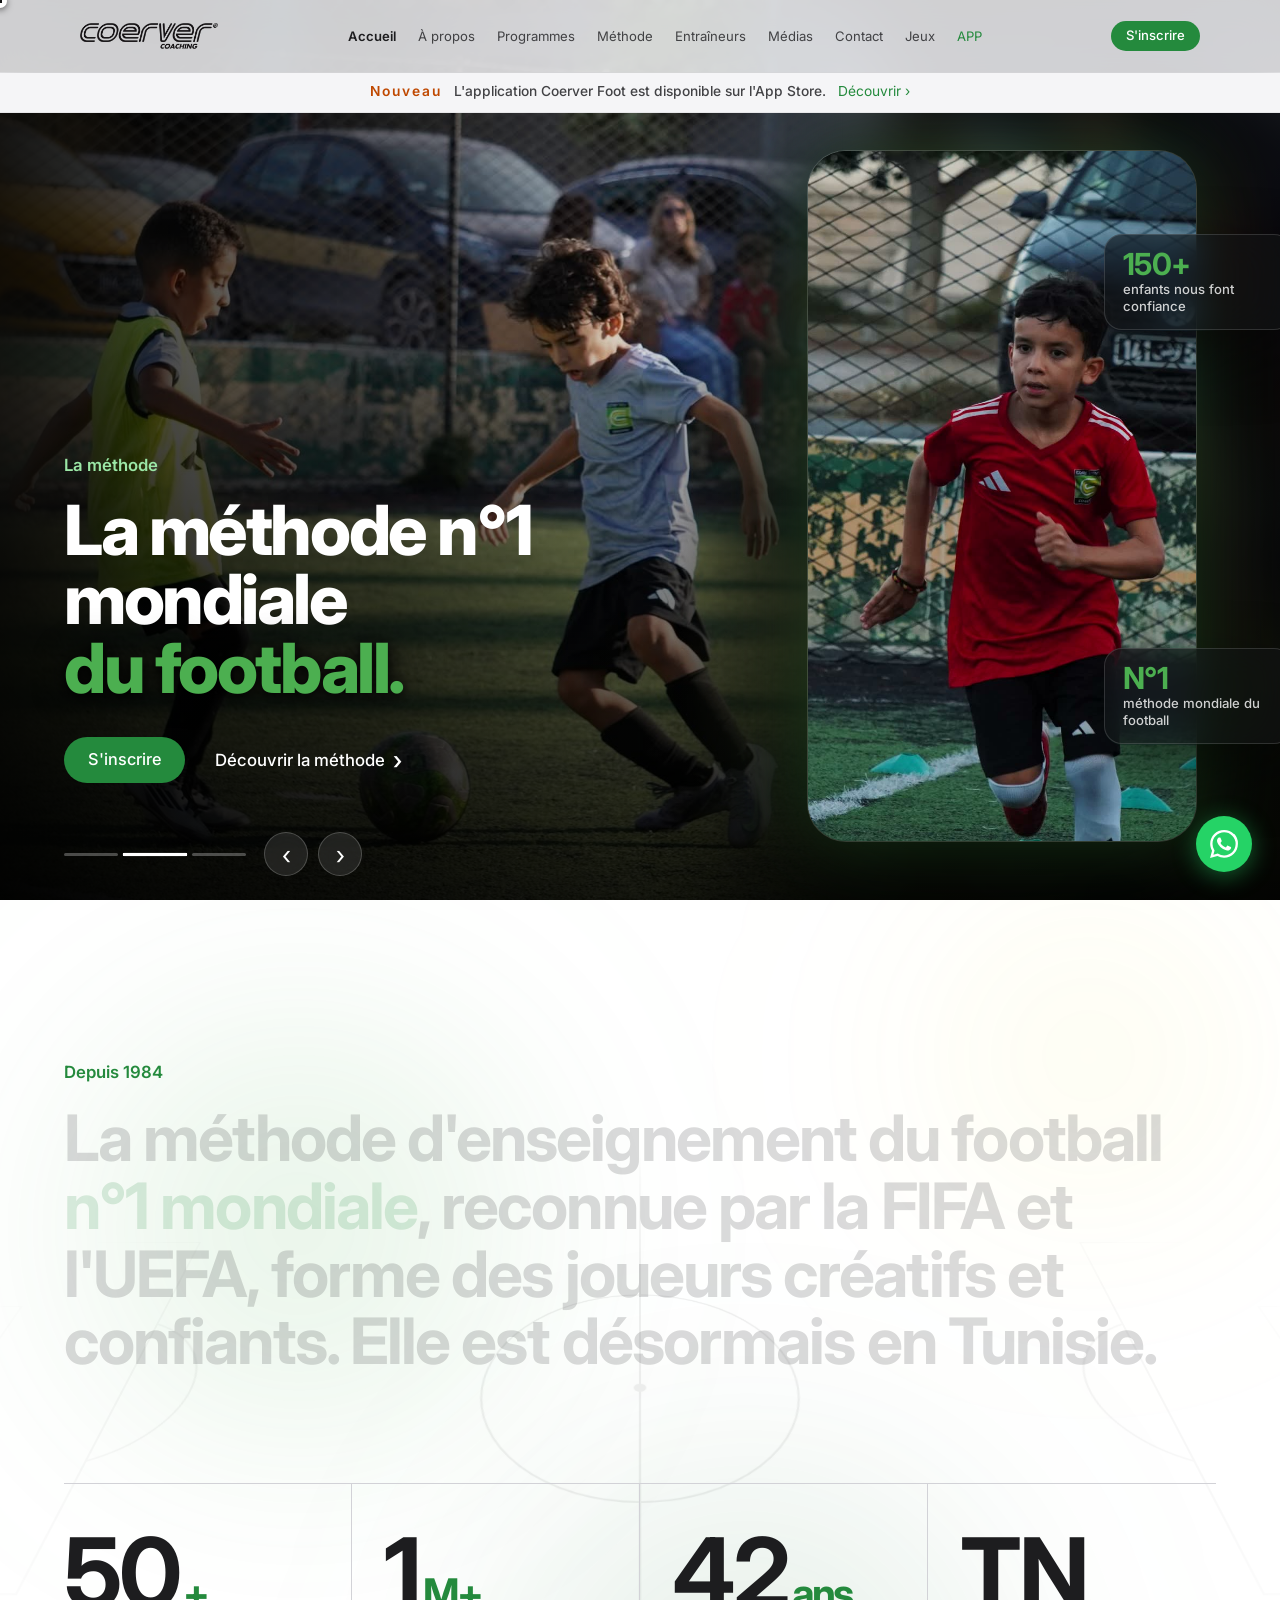
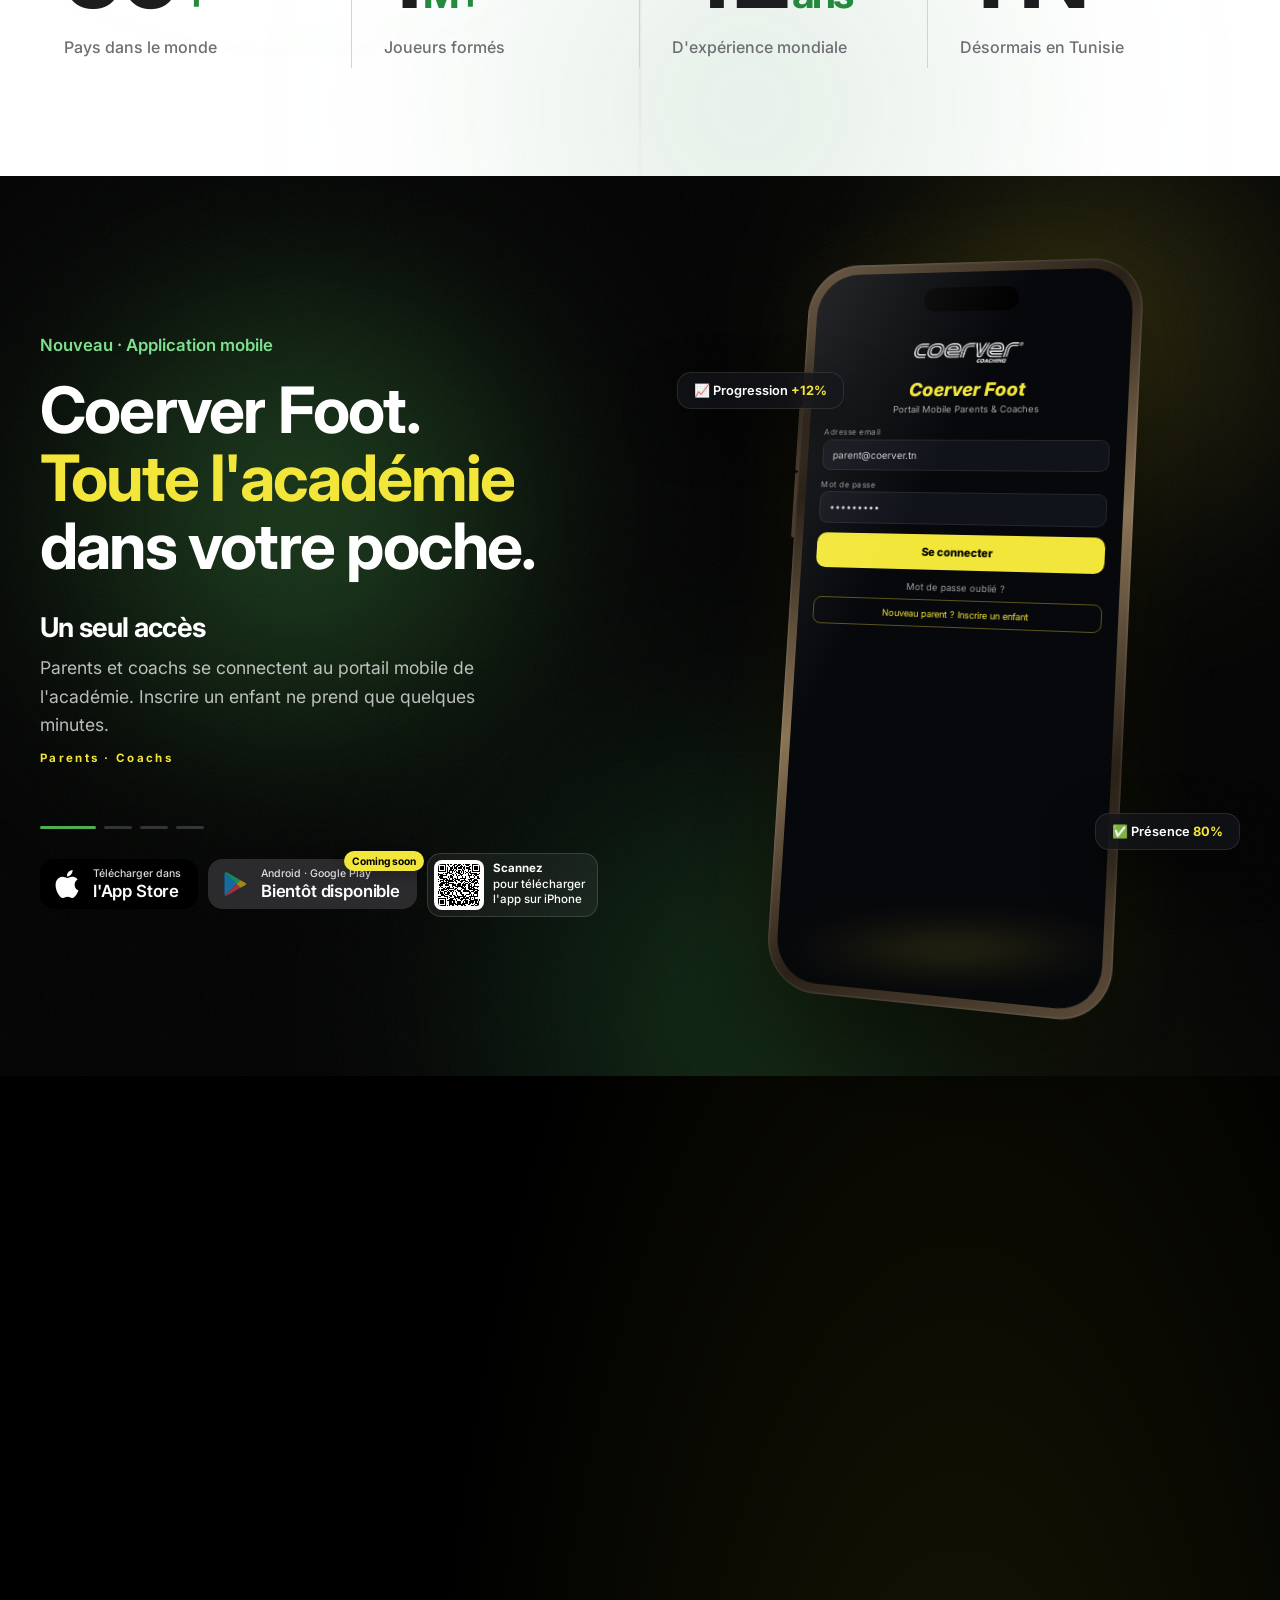
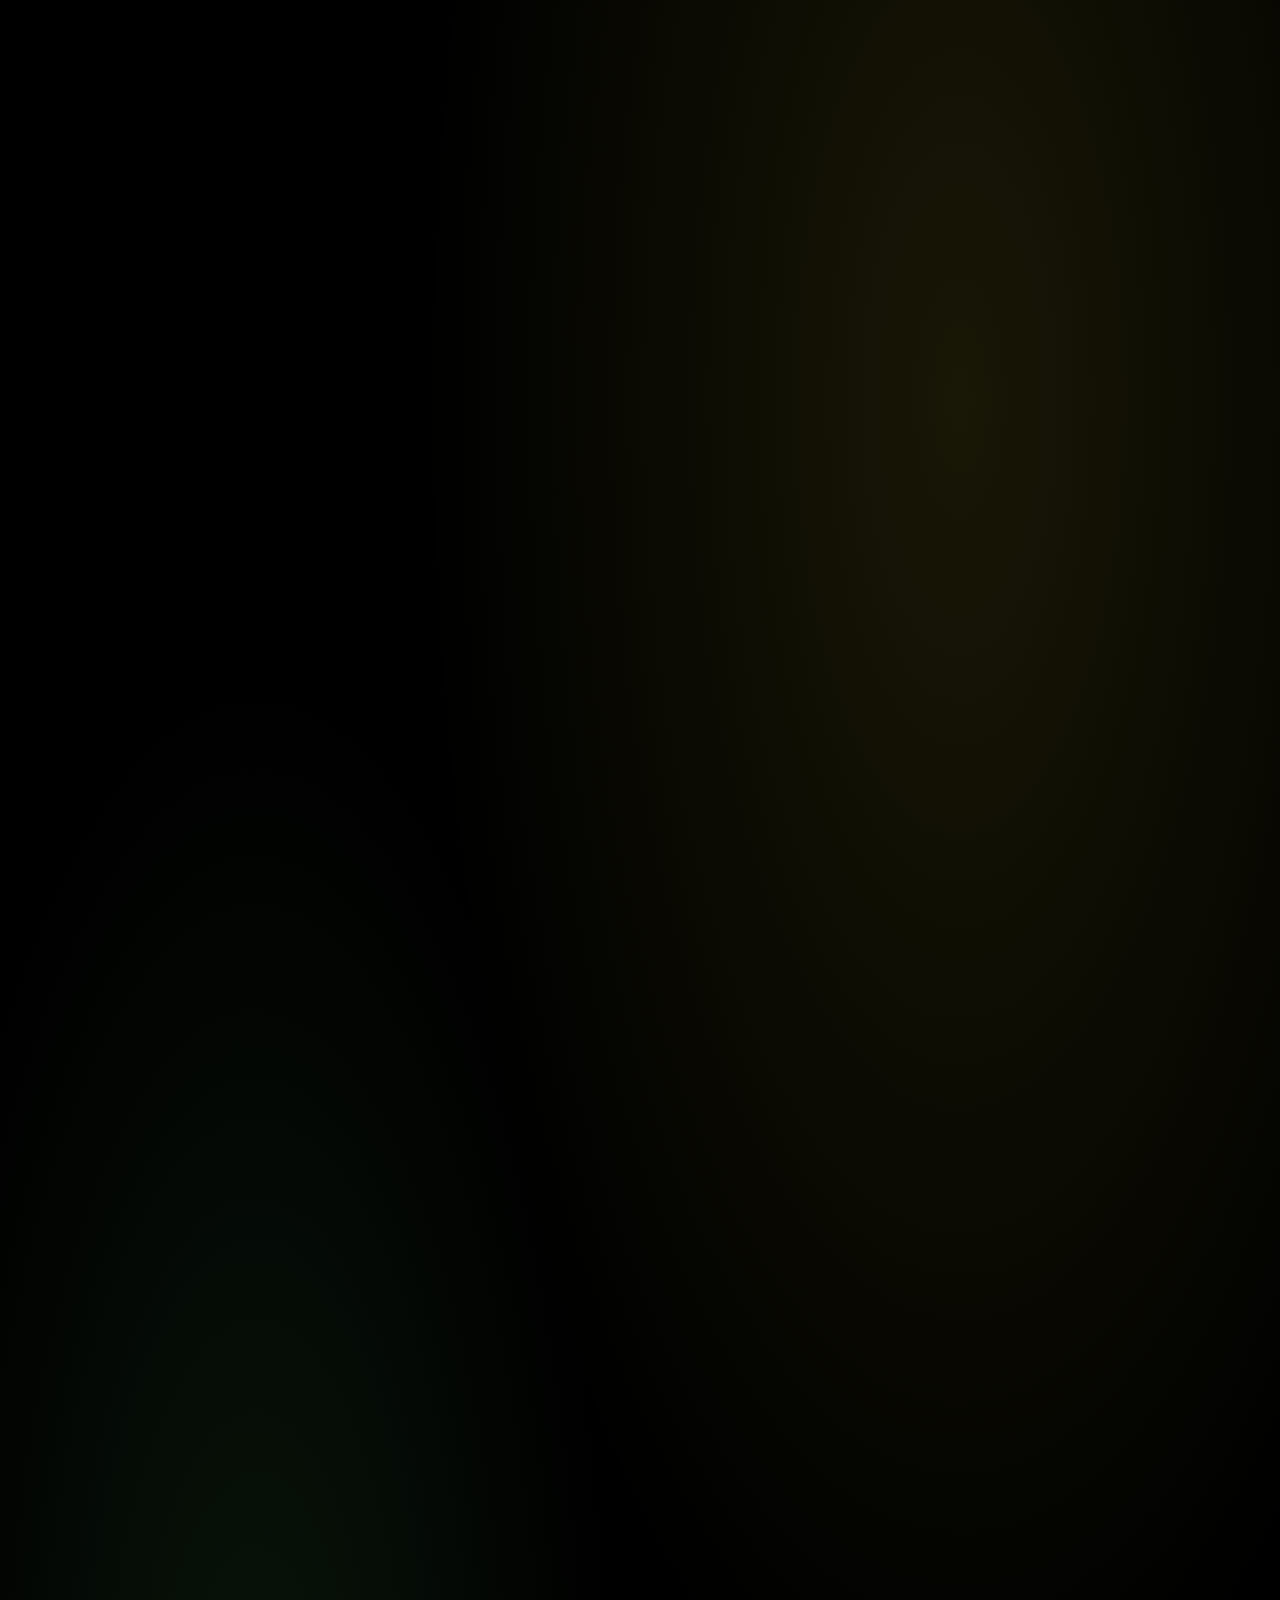
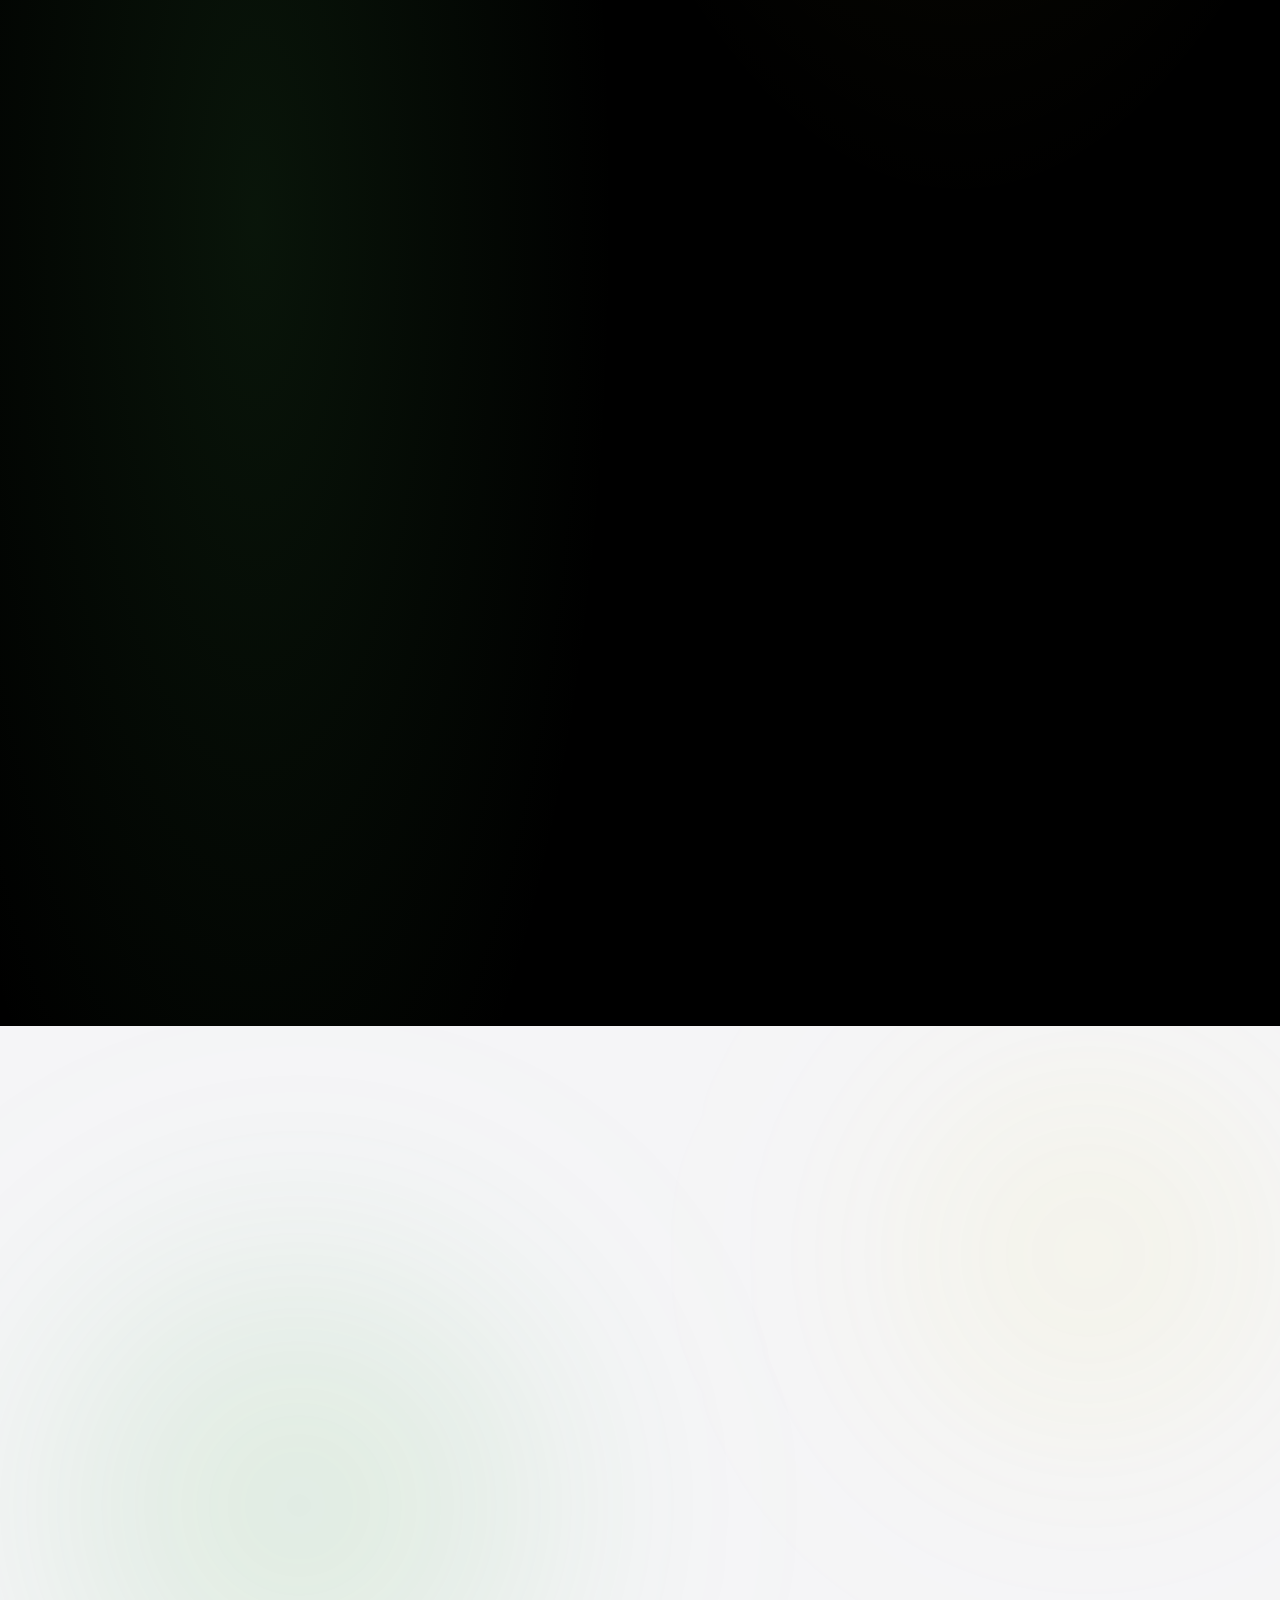
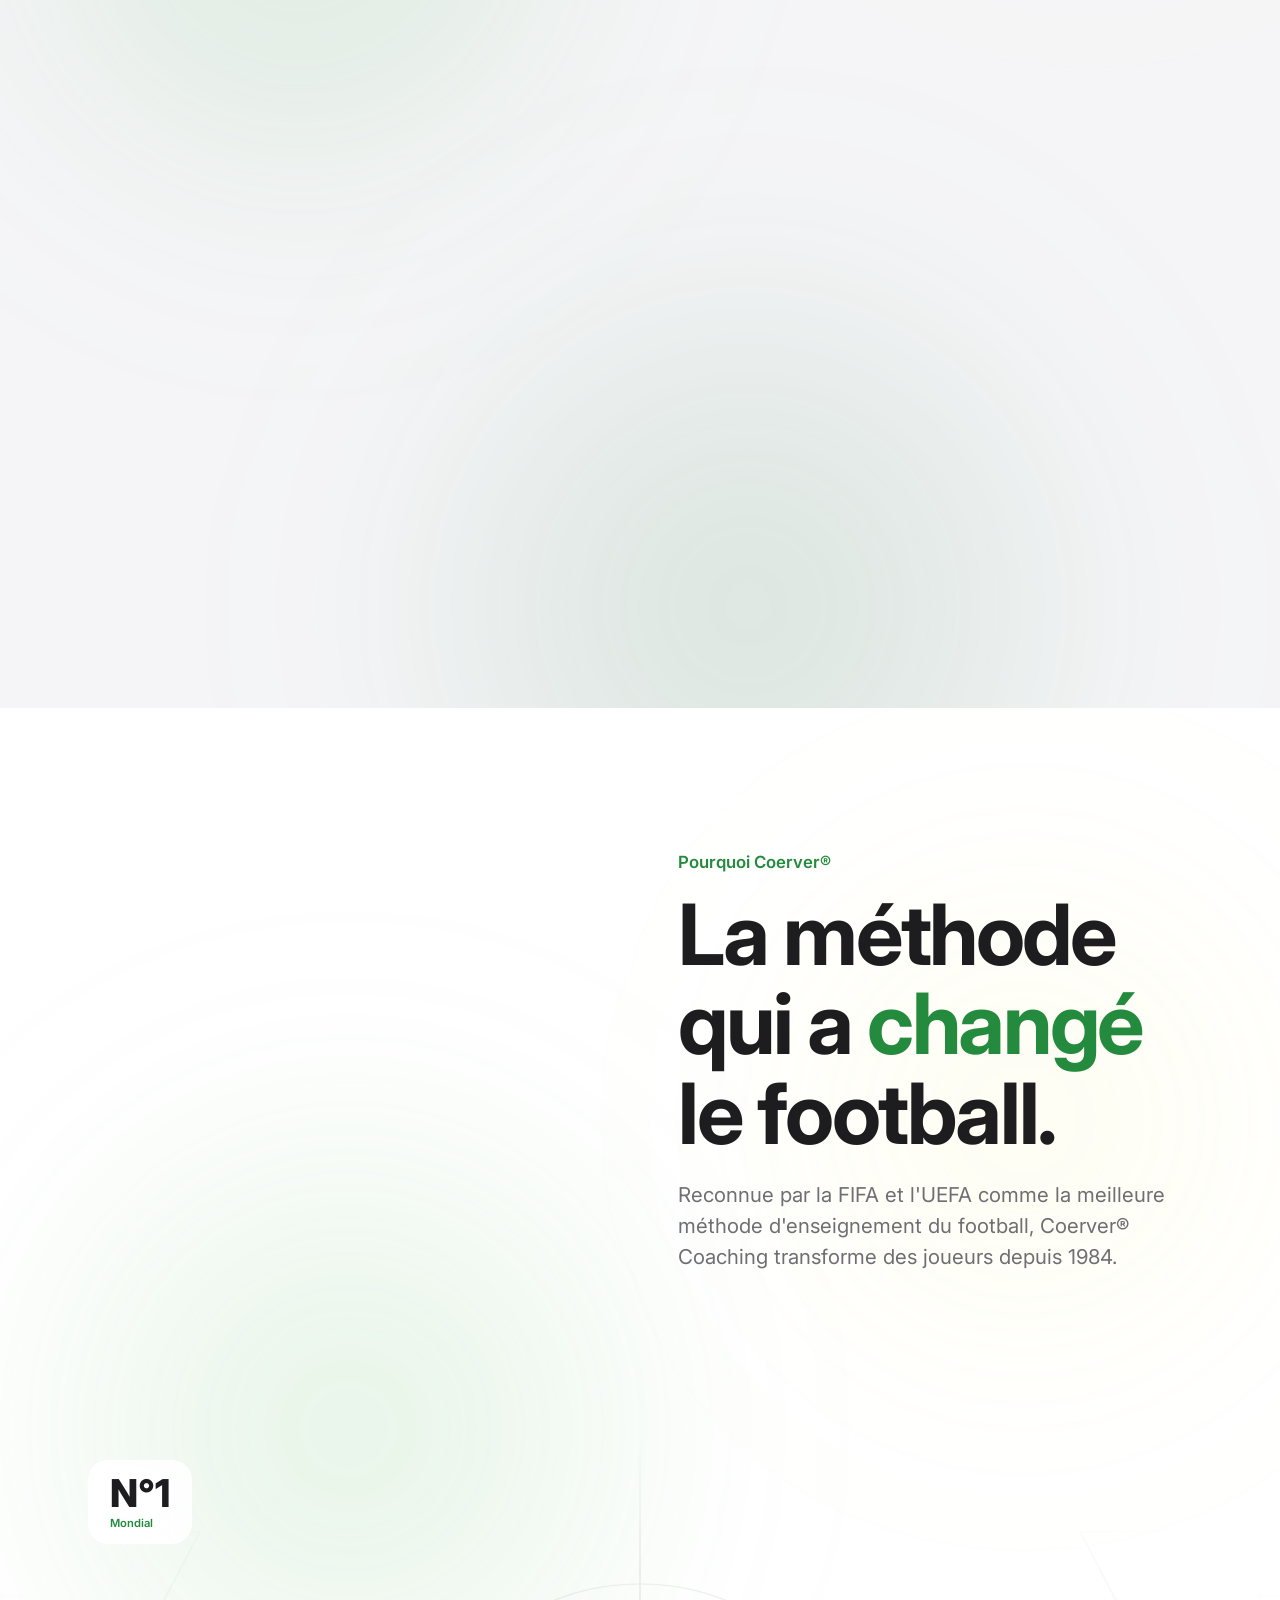
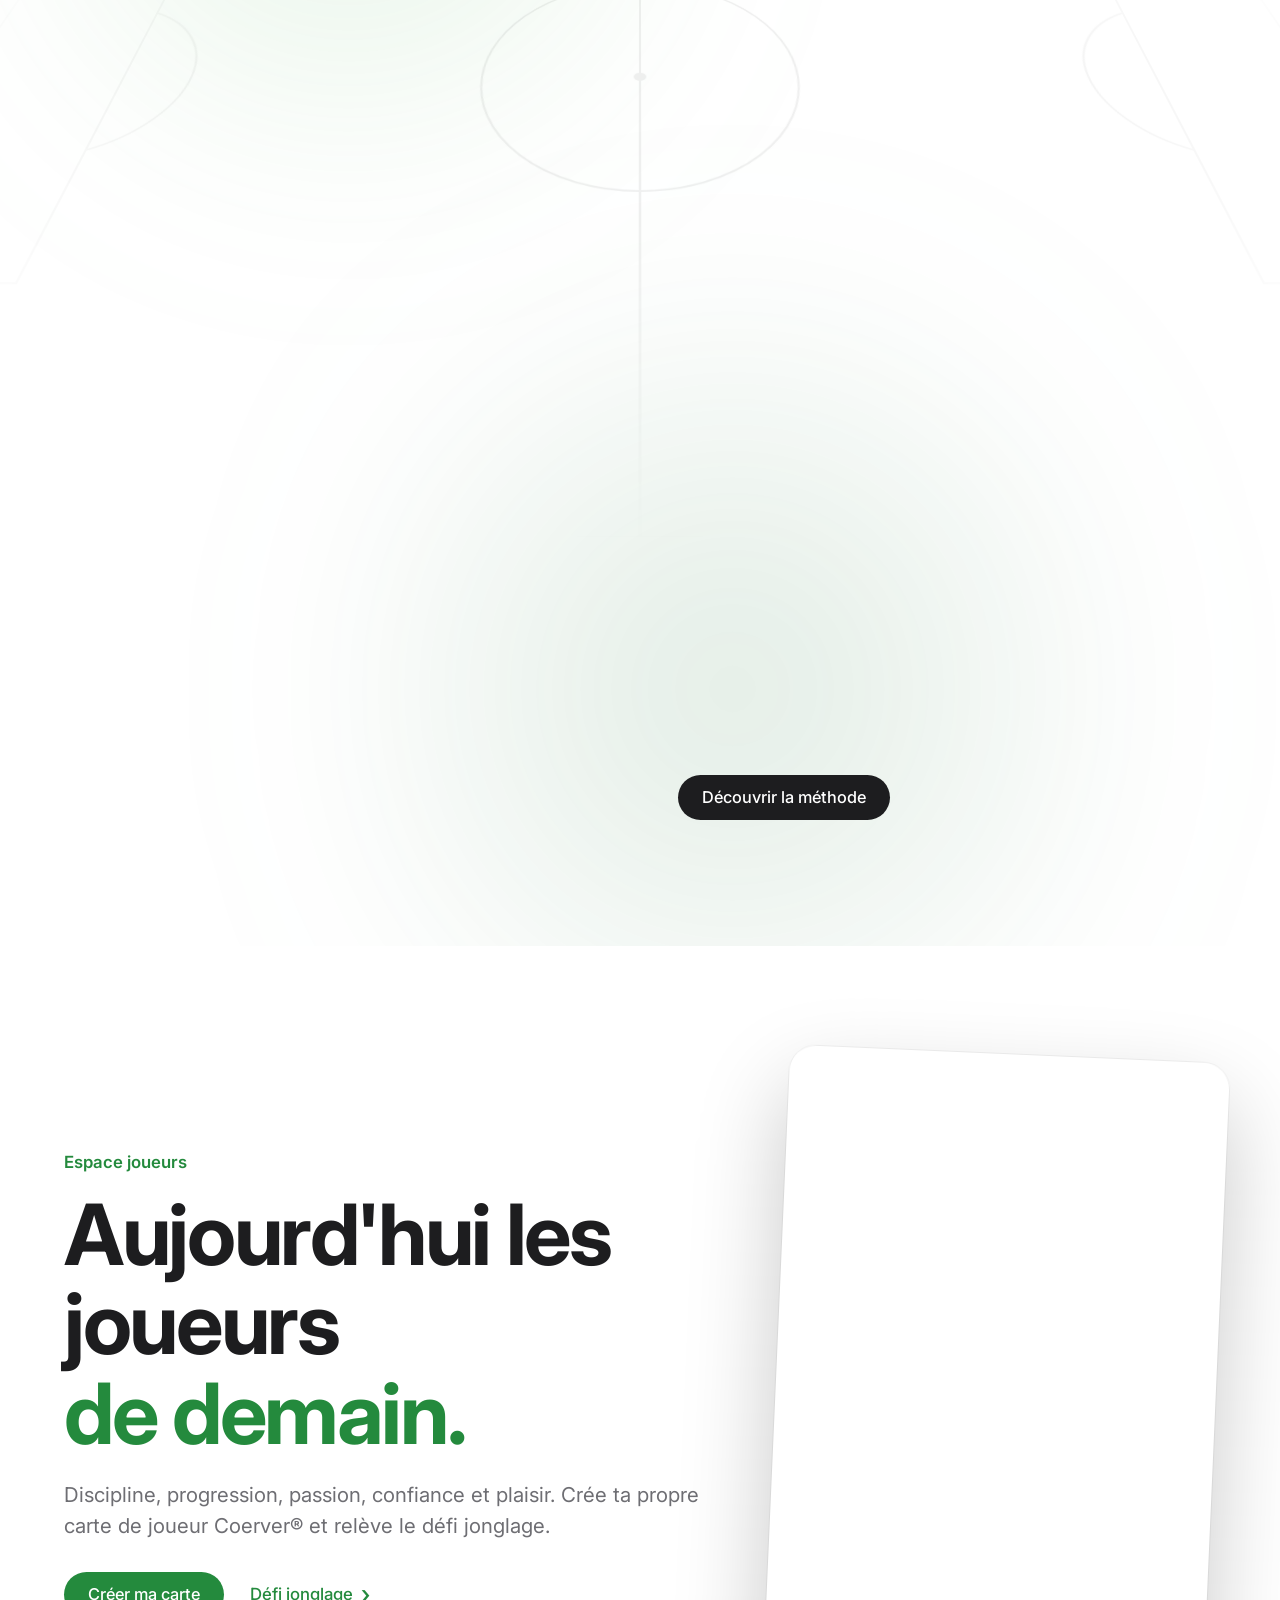
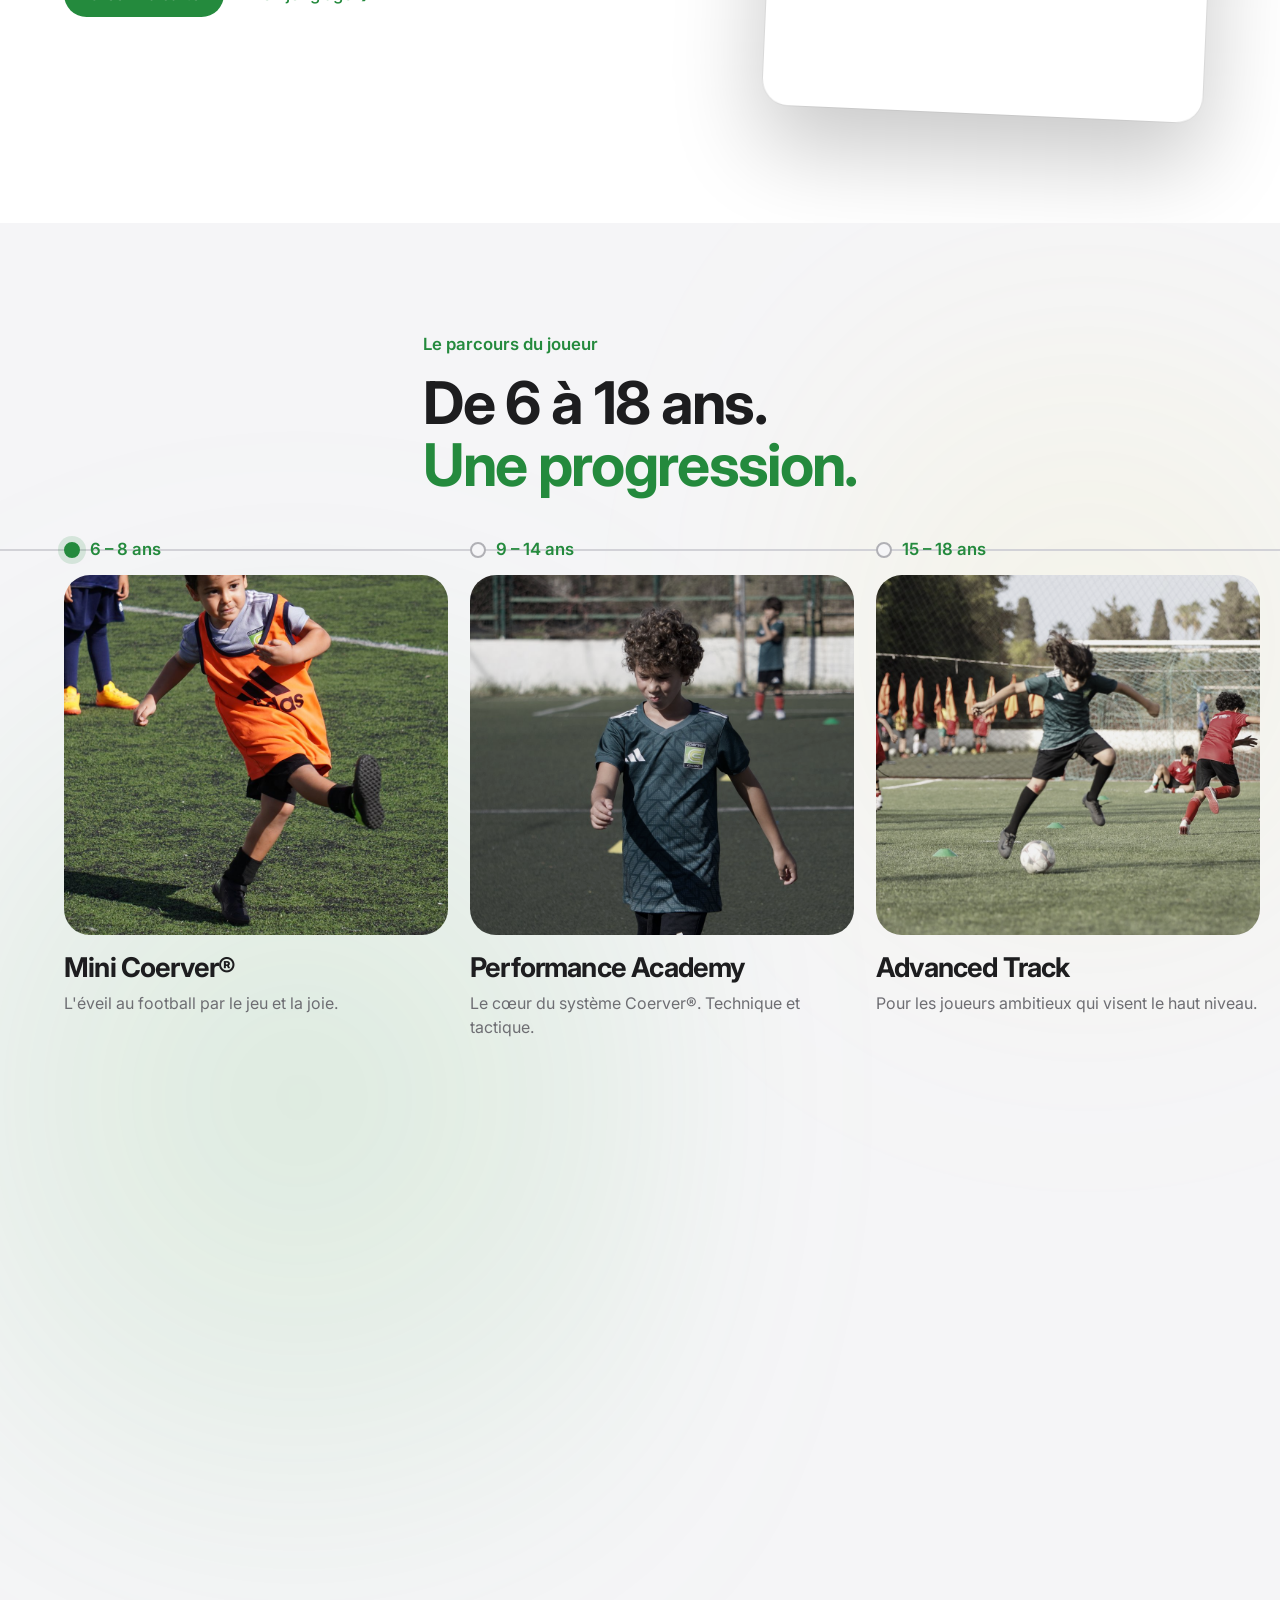
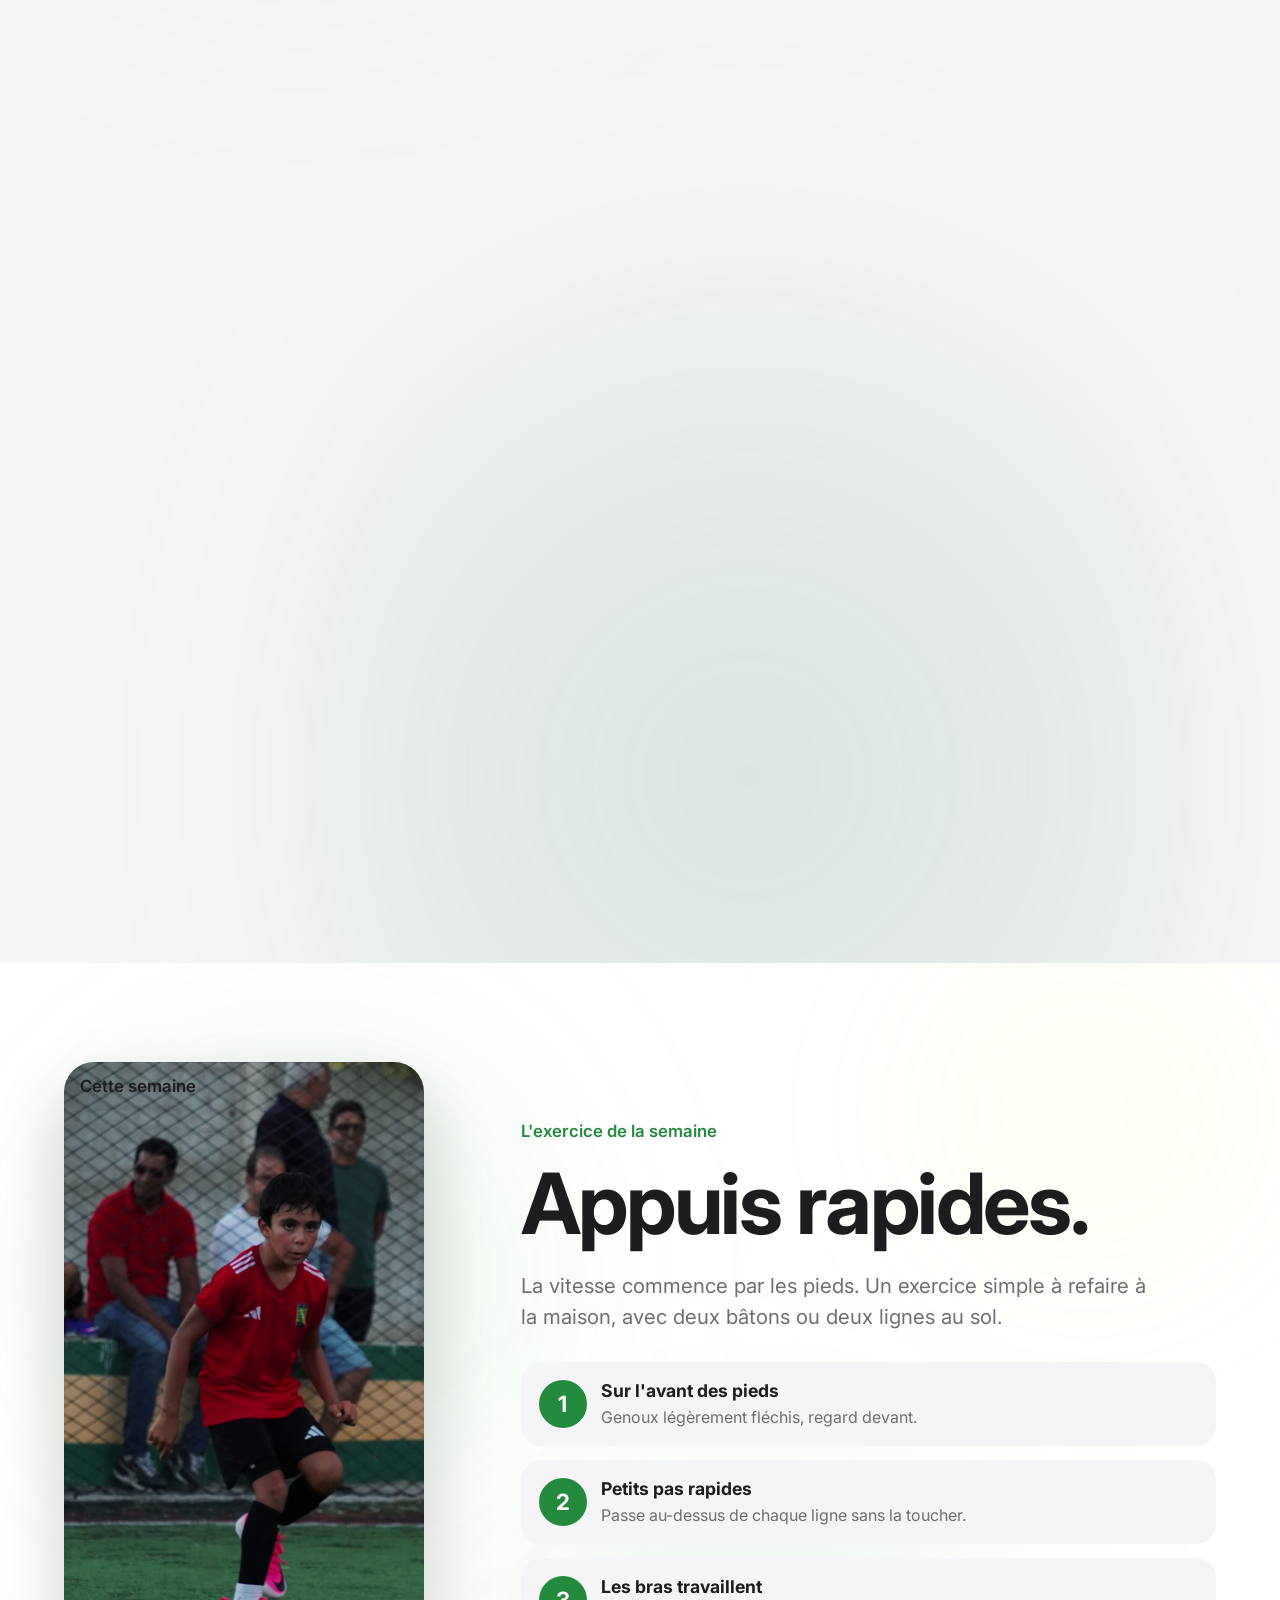
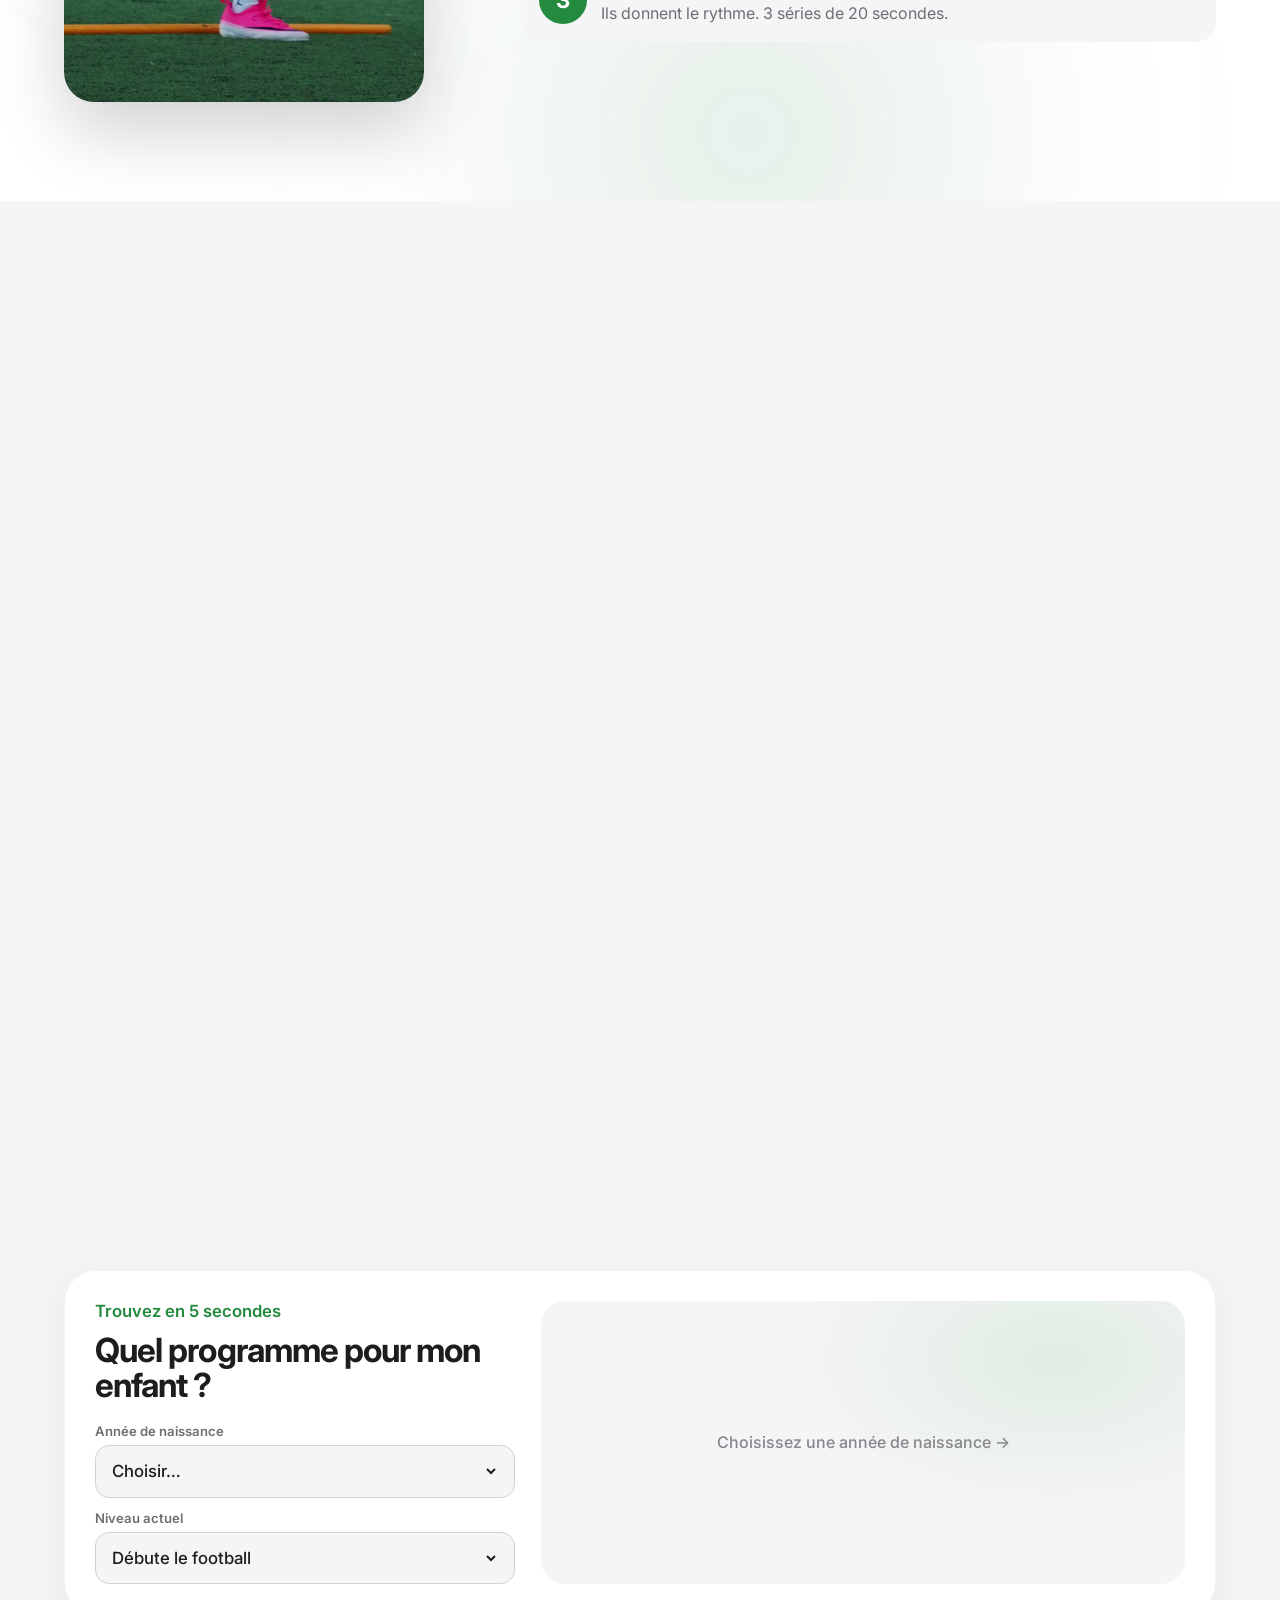
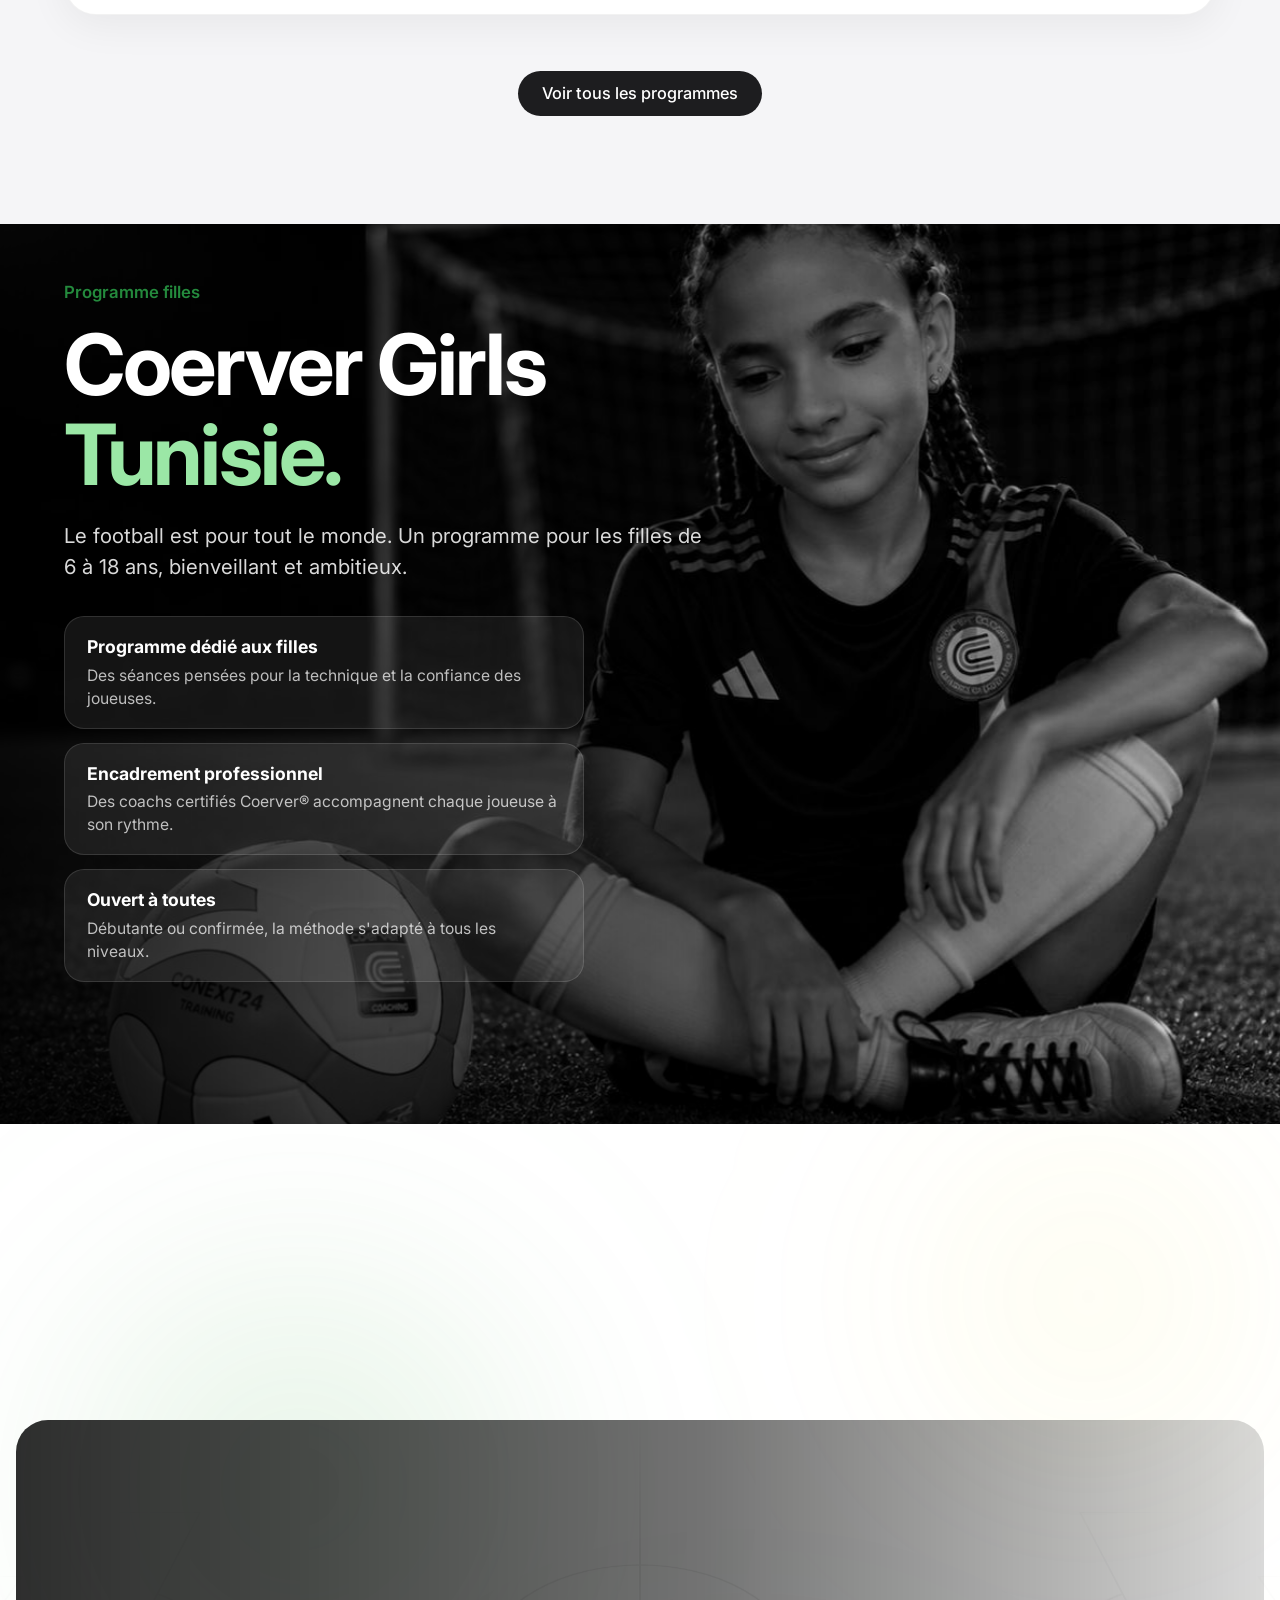
<file: index.html>
<!DOCTYPE html>
<html lang="fr">
<head>
  <meta name="google-site-verification" content="RrUGXjLgof8Sz7n1SxxTnWe03C23vOT5Esj2d44kscw" />
  <meta charset="UTF-8" />
  <meta name="viewport" content="width=device-width, initial-scale=1.0" />
  <link rel="icon" href="/favicon.ico" sizes="any" />
  <link rel="icon" type="image/png" sizes="192x192" href="/favicon.png" />
  <link rel="icon" type="image/png" sizes="32x32" href="/favicon-32.png" />
  <link rel="apple-touch-icon" href="/favicon.png" />
  <meta name="description" content="Coerver Coaching Tunisie — La méthode d'entraînement football N°1 au monde. Programmes pour joueurs U6 à U18, formation entraîneurs et clubs partenaires en Tunisie." />
  <title>Académie de Football N°1 en Tunisie | Coerver Coaching Tunisie</title>
  <meta property="og:title" content="Académie de Football N°1 en Tunisie | Coerver Coaching Tunisie" />
  <meta property="og:description" content="Académie de football Coerver® en Tunisie. Programmes pour joueurs de 6 à 18 ans. Méthode reconnue par FIFA et UEFA dans 50+ pays." />
  <meta property="og:url" content="https://coervertunisie.tn" />
  <meta property="og:type" content="website" />
  <link rel="preconnect" href="https://fonts.googleapis.com" />
  <link rel="preconnect" href="https://fonts.gstatic.com" crossorigin />
  <link href="https://fonts.googleapis.com/css2?family=Inter:wght@400;500;600;700;800&display=swap" rel="stylesheet" />
  <link rel="stylesheet" href="assets/css/style.css" />
  <link rel="stylesheet" href="assets/css/mobile-fixes.css?v=5" />
  <script>document.documentElement.classList.add("js")</script>
  <link rel="preload" as="image" href="assets/videos/hero-bg-poster.jpg" fetchpriority="high" />
  <link rel="stylesheet" href="assets/css/premium.css?v=12" />
  <link rel="stylesheet" href="assets/css/home.css?v=15" />
  <link rel="stylesheet" href="assets/css/extras.css?v=10" />
  <link rel="stylesheet" href="assets/css/features.css?v=8" />
  <link rel="stylesheet" href="assets/css/fx.css?v=3" />
  <link rel="stylesheet" href="assets/css/apple.css?v=17" />
  <meta property="og:image" content="https://coervertunisie.tn/assets/images/academie/hero-entrainement.jpg" />
  <meta property="og:site_name" content="Coerver Coaching Tunisie" />
  <meta name="twitter:card" content="summary_large_image" />
  <meta name="theme-color" content="#000000" />
  <meta name="apple-itunes-app" content="app-id=6807423579" />
</head>
<body class="home">
 
  <header id="navbar">
    <div class="container nav-single-row">
      <a href="index.html" class="nav-logo">
        <img src="assets/images/logo-light.png" alt="Coerver Coaching Tunisie" />
      </a>
      <nav class="nav-links">
        <a href="index.html"        class="nav-link active">Accueil</a>
        <a href="apropos.html"      class="nav-link">À propos</a>
        <a href="programmes.html"   class="nav-link">Programmes</a>
        <a href="methode.html"      class="nav-link">Méthode</a>
        <a href="entraineurs.html"  class="nav-link">Entraîneurs</a>
        <a href="medias.html"       class="nav-link">Médias</a>
        <a href="contact.html"      class="nav-link">Contact</a>
        <a href="jeux.html"         class="nav-link nav-link-jeux">Jeux</a>
        <a href="app.html"          class="nav-link nav-link-app">APP</a>
      </nav>
      <div class="nav-right">
        <a href="inscription.html" class="btn-inscription">S'inscrire</a>
        <button class="burger" id="burger">
          <span></span><span></span><span></span>
        </button>
      </div>
    </div>
  </header>
 
  <div class="xmenu" id="mobileMenu" aria-label="Menu">
    <div class="xm-top">
      <a href="index.html" class="xm-logo"><img src="assets/images/logo-light.png" alt="Coerver Coaching Tunisie" /></a>
      <button class="xm-close" id="mobileClose" type="button" aria-label="Fermer le menu"><span></span><span></span></button>
    </div>
    <nav class="xm-nav">
      <a href="index.html" class="xm-link xm-anim on" style="--d:0" aria-current="page"><small>01</small>Accueil<i>›</i></a>
      <a href="apropos.html" class="xm-link xm-anim" style="--d:1"><small>02</small>À propos<i>›</i></a>
      <a href="methode.html" class="xm-link xm-anim" style="--d:2"><small>03</small>La méthode<i>›</i></a>
      <a href="programmes.html" class="xm-link xm-anim" style="--d:3"><small>04</small>Programmes<i>›</i></a>
      <a href="entraineurs.html" class="xm-link xm-anim" style="--d:4"><small>05</small>Entraîneurs<i>›</i></a>
      <a href="medias.html" class="xm-link xm-anim" style="--d:5"><small>06</small>Médias<i>›</i></a>
      <a href="contact.html" class="xm-link xm-anim" style="--d:6"><small>07</small>Contact<i>›</i></a>
      <a href="jeux.html" class="xm-link xm-anim" style="--d:7"><small>08</small>Espace joueurs<i>›</i></a>
    </nav>
    <a href="app.html" class="xm-app xm-anim" style="--d:8">
      <span class="ic"><img src="assets/images/logo-light.png" alt="" /></span>
      <span class="tx"><em>Nouveau</em><b>Coerver Foot</b><small>L'app de l'académie · App Store</small></span>
      <i>›</i>
    </a>
    <div class="xm-foot xm-anim" style="--d:9">
      <a href="inscription.html" class="xm-cta">S'inscrire</a>
      <a href="https://wa.me/21658519189" target="_blank" rel="noopener noreferrer" class="xm-wa" aria-label="WhatsApp"><svg viewBox="0 0 24 24" fill="currentColor" width="20" height="20"><path d="M17.472 14.382c-.297-.149-1.758-.867-2.03-.967-.273-.099-.471-.148-.67.15-.197.297-.767.966-.94 1.164-.173.199-.347.223-.644.075-.297-.15-1.255-.463-2.39-1.475-.883-.788-1.48-1.761-1.653-2.059-.173-.297-.018-.458.13-.606.134-.133.298-.347.446-.52.149-.174.198-.298.298-.497.099-.198.05-.371-.025-.52-.075-.149-.669-1.612-.916-2.207-.242-.579-.487-.5-.669-.51-.173-.008-.371-.01-.57-.01-.198 0-.52.074-.792.372-.272.297-1.04 1.016-1.04 2.479 0 1.462 1.065 2.875 1.213 3.074.149.198 2.096 3.2 5.077 4.487.709.306 1.262.489 1.694.625.712.227 1.36.195 1.871.118.571-.085 1.758-.719 2.006-1.413.248-.694.248-1.289.173-1.413-.074-.124-.272-.198-.57-.347m-5.421 7.403h-.004a9.87 9.87 0 01-5.031-1.378l-.361-.214-3.741.982.998-3.648-.235-.374a9.86 9.86 0 01-1.51-5.26c.001-5.45 4.436-9.884 9.888-9.884 2.64 0 5.122 1.03 6.988 2.898a9.825 9.825 0 012.893 6.994c-.003 5.45-4.437 9.884-9.885 9.884m8.413-18.297A11.815 11.815 0 0012.05 0C5.495 0 .16 5.335.157 11.892c0 2.096.547 4.142 1.588 5.945L.057 24l6.305-1.654a11.882 11.882 0 005.683 1.448h.005c6.554 0 11.89-5.335 11.893-11.893A11.821 11.821 0 0020.885 3.488"/></svg></a>
    </div>
    <div class="xm-social xm-anim" style="--d:10">
      <a href="https://www.facebook.com/profile.php?id=61591004705430" target="_blank" rel="noopener noreferrer" aria-label="Facebook"><svg viewBox="0 0 24 24" fill="currentColor" width="20" height="20"><path d="M18 2h-3a5 5 0 00-5 5v3H7v4h3v8h4v-8h3l1-4h-4V7a1 1 0 011-1h3z"/></svg></a>
      <a href="https://www.instagram.com/coervertunisiee/" target="_blank" rel="noopener noreferrer" aria-label="Instagram"><svg viewBox="0 0 24 24" fill="none" stroke="currentColor" stroke-width="2" width="20" height="20"><rect x="2" y="2" width="20" height="20" rx="5"/><circle cx="12" cy="12" r="4"/><circle cx="17.5" cy="6.5" r="1" fill="currentColor" stroke="none"/></svg></a>
      <a href="https://www.youtube.com/@PlayGreatSoccer" target="_blank" rel="noopener noreferrer" aria-label="YouTube"><svg viewBox="0 0 24 24" fill="currentColor" width="20" height="20"><path d="M22.54 6.42a2.78 2.78 0 00-1.95-1.96C18.88 4 12 4 12 4s-6.88 0-8.59.46a2.78 2.78 0 00-1.95 1.96A29 29 0 001 12a29 29 0 00.46 5.58A2.78 2.78 0 003.41 19.6C5.12 20 12 20 12 20s6.88 0 8.59-.46a2.78 2.78 0 001.95-1.95A29 29 0 0023 12a29 29 0 00-.46-5.58z"/><polygon points="9.75 15.02 15.5 12 9.75 8.98 9.75 15.02" fill="white"/></svg></a>
      <a href="https://www.tiktok.com/@coervertunisie" target="_blank" rel="noopener noreferrer" aria-label="TikTok"><svg viewBox="0 0 24 24" fill="currentColor" width="20" height="20"><path d="M12.525.02c1.31-.02 2.61-.01 3.91-.02.08 1.53.63 3.09 1.75 4.17 1.12 1.11 2.7 1.62 4.24 1.79v4.03c-1.44-.05-2.89-.35-4.2-.97-.57-.26-1.1-.59-1.62-.93-.01 2.92.01 5.84-.02 8.75-.08 1.4-.54 2.79-1.35 3.94-1.31 1.92-3.58 3.17-5.91 3.21-1.43.08-2.86-.31-4.08-1.03-2.02-1.19-3.44-3.37-3.65-5.71-.02-.5-.03-1-.01-1.49.18-1.9 1.12-3.72 2.58-4.96 1.66-1.44 3.98-2.13 6.15-1.72.02 1.48-.04 2.96-.04 4.44-.99-.32-2.15-.23-3.02.37-.63.41-1.11 1.04-1.36 1.75-.21.51-.15 1.07-.14 1.61.24 1.64 1.82 3.02 3.5 2.87 1.12-.01 2.19-.66 2.77-1.61.19-.33.4-.67.41-1.06.1-1.79.06-3.57.07-5.36.01-4.03-.01-8.05.02-12.07z"/></svg></a>
    </div>
  </div>
 
  <main>

    <!--  1. HERO  -->
    <section class="hero h-hero has-video">
      <div class="h-hero-bgphoto" aria-hidden="true"><div class="h-bg-sharp"></div></div>
      <div class="h-hero-reelwrap">
        <div class="h-hero-reel">
          <video class="h-hero-video" autoplay muted loop playsinline preload="auto" poster="assets/videos/hero-bg-poster.jpg" aria-hidden="true">
            <source src="assets/videos/hero-bg-m.mp4" type="video/mp4" media="(max-width: 900px)" />
            <source src="assets/videos/hero-bg-d.mp4" type="video/mp4" />
          </video>
        </div>
        <div class="h-chip h-chip-1"><b>150+</b><span>enfants nous font confiance</span></div>
        <div class="h-chip h-chip-2"><b>N°1</b><span>méthode mondiale du football</span></div>
      </div>
      <div class="slider" id="slider">
        <div class="slide active">
          <div class="slide-overlay"></div>
          <div class="slide-content">
            <div class="slide-text">
              <span class="h-kicker">Académie officielle · Depuis 1984</span>
              <h1 class="slide-title">Coerver® Coaching<br />Tunisie<br /><span class="slide-title-green">Leader mondial.</span></h1>
              <div class="h-hero-ctas">
                <a href="inscription.html" class="h-btn green">S'inscrire</a>
                <a href="apropos.html" class="h-link">Découvrir l'académie</a>
              </div>
            </div>
          </div>
        </div>
        <div class="slide slide-portrait">
          <div class="slide-overlay"></div>
          <div class="slide-content">
            <div class="slide-text">
              <span class="h-kicker">La méthode</span>
              <h2 class="slide-title">La méthode n°1<br />mondiale<br /><span class="slide-title-green">du football.</span></h2>
              <div class="h-hero-ctas">
                <a href="inscription.html" class="h-btn green">S'inscrire</a>
                <a href="methode.html" class="h-link">Découvrir la méthode</a>
              </div>
            </div>
          </div>
        </div>
        <div class="slide">
          <div class="slide-overlay"></div>
          <div class="slide-content">
            <div class="slide-text">
              <span class="h-kicker">Joueurs · Clubs</span>
              <h2 class="slide-title">Le développement<br />de qualité<br /><span class="slide-title-green">en Tunisie.</span></h2>
              <div class="h-hero-ctas">
                <a href="inscription.html" class="h-btn green">S'inscrire</a>
                <a href="programmes.html" class="h-link">Voir les programmes</a>
              </div>
            </div>
          </div>
        </div>
      </div>
      <a href="app.html" class="h-ribbon"><i>Nouveau</i><span>L'application Coerver Foot est disponible sur l'App Store.</span><b>Découvrir</b></a>
      <div class="slider-dots">
        <button class="dot active" onclick="goToSlide(0)" aria-label="Slide 1"></button>
        <button class="dot" onclick="goToSlide(1)" aria-label="Slide 2"></button>
        <button class="dot" onclick="goToSlide(2)" aria-label="Slide 3"></button>
      </div>
      <button class="slider-arrow slider-prev" onclick="prevSlide()" aria-label="Précédent">&#8249;</button>
      <button class="slider-arrow slider-next" onclick="nextSlide()" aria-label="Suivant">&#8250;</button>
    </section>

    <section class="db-block db-evenement" data-block="evenement"></section>

    <!--  2. STATEMENT + STATS  -->
    <section class="h-statement">
      <div class="h-wrap">
        <span class="h-kicker">Depuis 1984</span>
        <p class="h-big" data-words style="margin-top:22px">La méthode d'enseignement du football <span class="hl">n°1 mondiale</span>, reconnue par la FIFA et l'UEFA, forme des joueurs créatifs et confiants. Elle est désormais en Tunisie.</p>
        <div class="h-stats">
          <div class="h-stat"><div class="h-num"><span class="stat-number" data-target="50">0</span><sup>+</sup></div><div class="h-lab">Pays dans le monde</div></div>
          <div class="h-stat"><div class="h-num"><span class="stat-number" data-target="1">0</span><sup>M+</sup></div><div class="h-lab">Joueurs formés</div></div>
          <div class="h-stat"><div class="h-num"><span class="stat-number" data-target="42">0</span><sup>ans</sup></div><div class="h-lab">D'expérience mondiale</div></div>
          <div class="h-stat"><div class="h-num">TN</div><div class="h-lab">Désormais en Tunisie</div></div>
        </div>
      </div>
    </section>

    <section class="db-block db-chiffres" data-block="chiffres"></section>

    <!--  APP — Coerver Foot (storytelling)  -->
    <section class="app-story" id="app" data-step="0">
      <div class="app-story-stage">
        <div class="app-copy">
          <span class="app-eyebrow"><i></i>Nouveau · Application mobile</span>
          <h2 data-split>Coerver Foot.<br /><em>Toute l'académie</em><br />dans votre poche.</h2>
          <div class="app-steps">
            <div class="app-step on"><h3>Un seul accès</h3><p>Parents et coachs se connectent au portail mobile de l'académie. Inscrire un enfant ne prend que quelques minutes.</p><span class="who">Parents · Coachs</span></div>
            <div class="app-step"><h3>Le planning, toujours à jour</h3><p>Séances, convocations, lieux et horaires. Confirmez une présence ou déclarez une absence d'un simple geste.</p><span class="who">Parents</span></div>
            <div class="app-step"><h3>Le passeport du joueur</h3><p>Taille, poids, VMA, assiduité et radar de compétences : suivez la progression de votre enfant, séance après séance.</p><span class="who">Parents · Joueurs</span></div>
            <div class="app-step"><h3>L'appel, simplifié</h3><p>Les coachs gèrent leurs équipes, font l'appel en direct et échangent avec les familles depuis la messagerie.</p><span class="who">Coachs</span></div>
          </div>
          <div class="app-dots"><i class="on"></i><i></i><i></i><i></i></div>
          <div class="store-badges">
            <a class="store-badge" href="https://apps.apple.com/ca/app/coerver-coaching-tunisie/id6807423579" target="_blank" rel="noopener noreferrer" aria-label="Télécharger Coerver Foot sur l'App Store"><svg viewBox="0 0 24 24" fill="#fff" aria-hidden="true"><path d="M12.152 6.896c-.948 0-2.415-1.078-3.96-1.04-2.04.027-3.91 1.183-4.961 3.014-2.117 3.675-.546 9.103 1.519 12.09 1.013 1.454 2.208 3.09 3.792 3.039 1.52-.065 2.09-.987 3.935-.987 1.831 0 2.35.987 3.96.948 1.637-.026 2.676-1.48 3.676-2.948 1.156-1.688 1.636-3.325 1.662-3.415-.039-.013-3.182-1.221-3.22-4.857-.026-3.04 2.48-4.494 2.597-4.559-1.429-2.09-3.623-2.324-4.39-2.376-2-.156-3.675 1.09-4.61 1.09zM15.53 3.83c.843-1.012 1.4-2.427 1.245-3.83-1.207.052-2.662.805-3.532 1.818-.78.896-1.454 2.338-1.273 3.714 1.338.104 2.715-.688 3.559-1.701"/></svg><span><small>Télécharger dans</small><strong>l'App Store</strong></span></a>
            <span class="store-badge is-soon" aria-label="Android : bientôt disponible sur Google Play (coming soon)"><svg viewBox="0 0 24 24" aria-hidden="true"><path fill="#00a0ff" d="M3.6 2.2L13.4 12 3.6 21.8c-.4-.2-.6-.6-.6-1.1V3.3c0-.5.2-.9.6-1.1z"/><path fill="#00e07a" d="M3.6 2.2L13.4 12l3.3-3.3L5.2 2.2c-.6-.3-1.2-.3-1.6 0z"/><path fill="#ff3a44" d="M13.4 12L3.6 21.8c.4.3 1 .3 1.6 0l11.5-6.5z"/><path fill="#ffd400" d="M16.7 8.7L13.4 12l3.3 3.3L21 12.9c.8-.5.8-1.3 0-1.8z"/></svg><span><small>Android · Google Play</small><strong>Bientôt disponible</strong><em class="soon-tag">Coming soon</em></span></span><span class="qr-card"><img src="assets/images/qr-app-store.svg" alt="QR code App Store Coerver Foot" width="64" height="64" /><span><b>Scannez</b>pour télécharger l'app sur iPhone</span></span>
          </div>
        </div>
        <div class="app-device">
          <div class="chip-float c1">📈 Progression <b>+12%</b></div>
          <div class="phone" ><div class="phone-screen"><div class="phone-notch"></div><div class="phone-glare"></div><div class="screen s-login on">
              <div class="s-login"><img loading="lazy" decoding="async" src="assets/images/logo-light.png" alt=""/><h5>Coerver Foot</h5><p>Portail Mobile Parents &amp; Coaches</p>
              <div class="s-field">Adresse email</div><div class="s-input">parent@coerver.tn</div>
              <div class="s-field">Mot de passe</div><div class="s-input">•••••••••</div>
              <div class="s-btn">Se connecter</div><div class="s-link">Mot de passe oublié ?</div>
              <div class="s-ghost">Nouveau parent ? Inscrire un enfant</div></div>
            </div>
            <div class="screen">
              <div class="s-top"><b>Planning</b><img loading="lazy" decoding="async" src="assets/images/logo-light.png" alt=""/></div>
              <div class="s-alert">🔔 11 convocations en attente de réponse</div>
              <div class="s-card accent"><span class="s-tag">Entraînement</span><h6>Entraînement (Semaine 2)</h6><div class="s-meta">lun. 14 sept. · 15:00 – 17:00</div><span class="pill ok">Présent</span></div>
              <div class="s-card accent"><span class="s-tag">Entraînement</span><h6>Test physique (Semaine 3)</h6><div class="s-meta">mer. 16 sept. · 15:00 – 16:00</div><span class="pill wait">En attente</span></div>
              <div class="s-card accent"><span class="s-tag">Entraînement</span><h6>Entraînement (Semaine 2)</h6><div class="s-meta">lun. 21 sept. · 15:00 – 17:00</div><span class="pill ko">Absent</span></div>
              <div class="s-card accent"><span class="s-tag">Match</span><h6>Match amical · U12</h6><div class="s-meta">sam. 26 sept. · 10:00 – 12:00</div><span class="pill wait">En attente</span></div>
              <div class="tabbar"><span>Accueil</span><span class="on">Planning</span><span>Équipes</span><span>Messages</span></div>
            </div>
            <div class="screen">
              <div class="s-top"><b>player-passport</b><img loading="lazy" decoding="async" src="assets/images/logo-light.png" alt=""/></div>
              <div class="s-tabs"><span class="on">Suivi &amp; Évals</span><span>Médical</span><span>Scolarité</span></div>
              <div class="s-grid3"><div class="s-stat"><small>Taille</small><b>162<small> cm</small></b><em>↑ 3</em></div><div class="s-stat"><small>Poids</small><b>54<small> kg</small></b><em>↓ 2</em></div><div class="s-stat"><small>VMA</small><b>18<small> km/h</small></b><em>↑ 1.5</em></div></div>
              <div class="s-card" style="margin-top:.7em"><h6>Présence · 80% sur 5 séances</h6><svg class="radar" viewBox="-52 -52 104 104"><polygon class="grid" points="0.0,-11.0 9.5,-5.5 9.5,5.5 0.0,11.0 -9.5,5.5 -9.5,-5.5"/><polygon class="grid" points="0.0,-22.0 19.1,-11.0 19.1,11.0 0.0,22.0 -19.1,11.0 -19.1,-11.0"/><polygon class="grid" points="0.0,-33.0 28.6,-16.5 28.6,16.5 0.0,33.0 -28.6,16.5 -28.6,-16.5"/><polygon class="grid" points="0.0,-44.0 38.1,-22.0 38.1,22.0 0.0,44.0 -38.1,22.0 -38.1,-22.0"/><polygon class="shape" points="0.0,-34.1 32.2,-18.6 31.0,17.9 0.0,33.2 -30.3,17.5 -28.0,-16.2"/></svg></div>
              <div class="tabbar"><span class="on">Accueil</span><span>Planning</span><span>Équipes</span><span>Messages</span></div>
            </div>
            <div class="screen">
              <div class="s-top"><b>Appel · Poussin</b><img loading="lazy" decoding="async" src="assets/images/logo-light.png" alt=""/></div>
              <div class="s-card"><h6>Entraînement · 15:00</h6><div class="s-meta">stade Marsa</div></div>
              <div class="s-card">
                <div class="roll-row"><span>Amine K.</span><span class="pill ok" style="margin:0">Présent</span></div>
                <div class="roll-row"><span>Yassine B.</span><span class="pill ko" style="margin:0">Absent</span></div>
                <div class="roll-row"><span>Sami T.</span><span class="pill ok" style="margin:0">Présent</span></div>
                <div class="roll-row"><span>Mehdi R.</span><span class="pill ok" style="margin:0">Présent</span></div>
                <div class="roll-row"><span>Nour H.</span><span class="pill wait" style="margin:0">À faire</span></div>
                <div class="roll-row"><span>Adam S.</span><span class="pill ok" style="margin:0">Présent</span></div>
                <div class="roll-row"><span>Iyed M.</span><span class="pill wait" style="margin:0">À faire</span></div>
              </div>
              <div class="s-btn" style="text-align:center">Valider l'appel</div>
              <div class="tabbar"><span>Accueil</span><span>Planning</span><span class="on">Équipes</span><span>Messages</span></div>
            </div></div></div>
          <div class="chip-float c2">✅ Présence <b>80%</b></div>
        </div>
      </div>
    </section>

    <!--  4. POUR QUI  -->
    <section class="h-who">
      <div class="h-wrap h-head">
        <span class="h-kicker">Notre académie</span>
        <h2 class="h-h2">Coerver® Tunisie.<br />Pour qui ?</h2>
        <p class="h-sub">Des programmes adaptés à chaque profil : joueurs, entraîneurs et clubs. Ouverts aux filles et aux garçons.</p>
      </div>
      <div class="h-panels">
        <a class="h-panel" href="programmes.html" data-bg="/assets/images/academie/joueurs-sourire.jpg"><div class="h-panel-in">
          <span class="tag">Joueurs</span><h3>Développe ta technique.</h3>
          <div class="more"><div><p>La méthode n°1 mondiale, des U6 jusqu'au niveau élite.</p><ul><li>Mini Coerver® (U6 – U8)</li><li>Performance Academy (U9 – U14)</li><li>Advanced Track (U15 – U18)</li><li>Programme Élite</li></ul></div></div>
          <span class="go">Voir les programmes</span></div></a>
        <a class="h-panel" href="entraineurs.html" data-bg="/assets/images/academie/coach-enfant.jpg"><div class="h-panel-in">
          <span class="tag">Entraîneurs</span><h3>Formez-vous à la méthode.</h3>
          <div class="more"><div><p>Améliorez la technique de vos joueurs avec une méthode reconnue mondialement.</p><ul><li>Licence Coerver® Level 1</li><li>Licence Coerver® Level 2</li><li>Stages de formation continue</li><li>Accès aux ressources officielles</li></ul></div></div>
          <span class="go">Devenir coach Coerver®</span></div></a>
        <a class="h-panel" href="contact.html" data-bg="/assets/images/academie/groupe-coach.jpg"><div class="h-panel-in">
          <span class="tag">Clubs</span><h3>Faites un saut de qualité.</h3>
          <div class="more"><div><p>Intégrez la méthodologie Coerver® au sein de votre club.</p><ul><li>Programme Club Partenaire</li><li>Formation des formateurs</li><li>Matériel pédagogique officiel</li><li>Tournois et événements</li></ul></div></div>
          <span class="go">Devenir club partenaire</span></div></a>
      </div>
    </section>

    <!--  5. POURQUOI  -->
    <section class="h-why">
      <div class="h-wrap h-why-grid">
        <div class="h-why-media">
          <img loading="lazy" decoding="async" src="assets/images/photo-amina.jpg" alt="Joueuse Coerver Tunisie" data-parallax="0.06" />
          <div class="badge">N°1<small>Mondial</small></div>
        </div>
        <div class="h-why-copy">
          <span class="h-kicker">Pourquoi Coerver®</span>
          <h2 class="h-h2">La méthode qui a <em>changé</em> le football.</h2>
          <p class="h-sub">Reconnue par la FIFA et l'UEFA comme la meilleure méthode d'enseignement du football, Coerver® Coaching transforme des joueurs depuis 1984.</p>
          <div class="h-why-item"><span class="n">01</span><h3>Approche scientifique.</h3><p>Un programme structuré et progressif, basé sur la science du mouvement et du développement de l'enfant.</p></div>
          <div class="h-why-item"><span class="n">02</span><h3>Résultats prouvés.</h3><p>Plus d'un million de joueurs formés dans plus de 50 pays. Des progrès mesurables dès les premières semaines.</p></div>
          <div class="h-why-item"><span class="n">03</span><h3>Adaptée à la Tunisie.</h3><p>La méthode internationale, adaptée au contexte local par des coachs certifiés Coerver®.</p></div>
          <div class="h-why-cta"><a href="methode.html" class="h-btn">Découvrir la méthode</a></div>
        </div>
      </div>
    </section>

    <!--  POSTER JOUEUR  -->
    <section class="poster-sec">
      <div class="h-wrap poster-grid">
        <div class="poster-copy">
          <span class="h-kicker">Espace joueurs</span>
          <h2 class="h-h2">Aujourd'hui les joueurs<br /><em>de demain.</em></h2>
          <p class="h-sub">Discipline, progression, passion, confiance et plaisir. Crée ta propre carte de joueur Coerver® et relève le défi jonglage.</p>
          <div class="poster-ctas">
            <a href="jeux.html#carte" class="h-btn green">Créer ma carte</a>
            <a href="jeux.html#defi" class="h-link">Défi jonglage</a>
          </div>
        </div>
        <a class="poster-frame" href="jeux.html#carte" aria-label="Espace joueurs">
          <img src="assets/images/academie/poster-joueur.jpg" alt="Affiche joueur Coerver® Coaching Tunisie, numéro 10" loading="lazy" decoding="async" width="853" height="1280" />
        </a>
      </div>
    </section>

    <!--  JOURNEY  -->
    <section class="h-journey" id="parcours">
      <div class="hj-sticky">
        <div class="h-wrap hj-head">
          <span class="h-kicker">Le parcours du joueur</span>
          <h2 class="h-h2">De 6 à 18 ans.<br /><em>Une progression.</em></h2>
        </div>
        <div class="hj-rail">
          <div class="hj-line"><i></i></div>
          <div class="hj-track">
            <a class="hj-stop" href="programmes.html#mini"><span class="hj-age">6 – 8 ans</span><div class="hj-img" data-bg="/assets/images/academie/mini-frappe.jpg"></div><b>Mini Coerver®</b><p>L'éveil au football par le jeu et la joie.</p></a>
            <a class="hj-stop" href="programmes.html#performance"><span class="hj-age">9 – 14 ans</span><div class="hj-img" data-bg="/assets/images/academie/performance.jpg"></div><b>Performance Academy</b><p>Le cœur du système Coerver®. Technique et tactique.</p></a>
            <a class="hj-stop" href="programmes.html#advanced"><span class="hj-age">15 – 18 ans</span><div class="hj-img" data-bg="/assets/images/academie/advanced.jpg"></div><b>Advanced Track</b><p>Pour les joueurs ambitieux qui visent le haut niveau.</p></a>
            <a class="hj-stop" href="programmes.html#elite"><span class="hj-age">Sur dossier</span><div class="hj-img" data-bg="/assets/images/academie/elite.jpg"></div><b>Programme Élite</b><p>Suivi personnalisé. Connexion internationale.</p></a>
          </div>
        </div>
      </div>
    </section>

    <!--  GESTE DE LA SEMAINE  -->
    <section class="geste" id="geste">
      <div class="h-wrap geste-grid">
        <div class="geste-media">
          <video src="assets/videos/geste-semaine.mp4" poster="assets/videos/geste-semaine-poster.jpg" muted loop playsinline autoplay preload="metadata" aria-label="Exercice d'appuis à l'entraînement"></video>
          <span class="geste-badge">Cette semaine</span>
        </div>
        <div class="geste-copy">
          <span class="h-kicker">L'exercice de la semaine</span>
          <h2 class="h-h2">Appuis rapides.</h2>
          <p class="h-sub">La vitesse commence par les pieds. Un exercice simple à refaire à la maison, avec deux bâtons ou deux lignes au sol.</p>
          <ol class="geste-steps">
            <li><b>Sur l'avant des pieds</b><span>Genoux légèrement fléchis, regard devant.</span></li>
            <li><b>Petits pas rapides</b><span>Passe au-dessus de chaque ligne sans la toucher.</span></li>
            <li><b>Les bras travaillent</b><span>Ils donnent le rythme. 3 séries de 20 secondes.</span></li>
          </ol>
        </div>
      </div>
    </section>

    <section class="db-block db-progression" data-block="progression"></section>

    <!--  6. PROGRAMMES  -->
    <section class="h-prog">
      <div class="h-wrap h-prog-head">
        <div>
          <span class="h-kicker">Saison 2026 – 2027</span>
          <h2 class="h-h2">Trouvez votre programme.</h2>
          <p class="h-sub">Du premier ballon jusqu'au niveau élite, un cursus pour chaque âge.</p>
        </div>
        <div class="h-arrows"><button type="button" data-shelf="-1" aria-label="Précédent">‹</button><button type="button" data-shelf="1" aria-label="Suivant">›</button></div>
      </div>
      <div class="h-shelf" id="progShelf">
        <a class="h-card" href="programmes.html#mini" data-bg="/assets/images/academie/mini-frappe.jpg"><div class="h-card-in"><span class="age">U6 – U8</span><h3>Mini Coerver®</h3><p>L'éveil au football par le jeu et la joie.</p></div><span class="plus">+</span></a>
        <a class="h-card" href="programmes.html#performance" data-bg="/assets/images/academie/performance.jpg"><span class="pill-top">Le plus populaire</span><div class="h-card-in"><span class="age">U9 – U14</span><h3>Performance Academy</h3><p>Le cœur du système Coerver®. Technique et tactique.</p></div><span class="plus">+</span></a>
        <a class="h-card" href="programmes.html#advanced" data-bg="/assets/images/academie/advanced.jpg"><div class="h-card-in"><span class="age">U15 – U18</span><h3>Advanced Track</h3><p>Pour les joueurs ambitieux qui visent le haut niveau.</p></div><span class="plus">+</span></a>
        <a class="h-card" href="programmes.html#elite" data-bg="/assets/images/academie/elite.jpg"><div class="h-card-in"><span class="age">Tous niveaux</span><h3>Programme Élite</h3><p>Suivi personnalisé. Connexion internationale.</p></div><span class="plus">+</span></a>
        <a class="h-card" href="programmes.html" data-bg="/assets/images/academie/stage-duel.jpg"><div class="h-card-in"><span class="age">Vacances</span><h3>Stages d'été</h3><p>Des semaines intensives pour progresser plus vite.</p></div><span class="plus">+</span></a>
      </div>
      <div class="h-wrap"><div class="finder" data-finder>
        <div class="finder-q">
          <span class="h-kicker">Trouvez en 5 secondes</span>
          <h3>Quel programme pour mon enfant ?</h3>
          <div class="finder-fields">
            <label><span>Année de naissance</span><select class="finder-year"><option value="">Choisir…</option></select></label>
            <label><span>Niveau actuel</span><select class="finder-level"><option value="start">Débute le football</option><option value="club">Joue en club ou en loisir</option><option value="high">Joue en compétition</option></select></label>
          </div>
        </div>
        <div class="finder-result" aria-live="polite"></div>
      </div></div>
      <div class="h-prog-foot"><a href="programmes.html" class="h-btn">Voir tous les programmes</a></div>
    </section>

    <!--  7. COERVER GIRLS  -->
    <section class="h-girls">
      <div class="h-girls-bg" data-parallax="0.12" data-bg-direct="/assets/images/pourquoi-methode.jpg"></div>
      <div class="h-wrap">
        <span class="h-kicker">Programme filles</span>
        <h2 class="h-h2">Coerver Girls<br /><em>Tunisie.</em></h2>
        <p class="h-sub">Le football est pour tout le monde. Un programme pour les filles de 6 à 18 ans, bienveillant et ambitieux.</p>
        <ul class="h-girls-list">
          <li><b>Programme dédié aux filles</b><span>Des séances pensées pour la technique et la confiance des joueuses.</span></li>
          <li><b>Encadrement professionnel</b><span>Des coachs certifiés Coerver® accompagnent chaque joueuse à son rythme.</span></li>
          <li><b>Ouvert à toutes</b><span>Débutante ou confirmée, la méthode s'adapté à tous les niveaux.</span></li>
        </ul>
        <a href="inscription.html" class="h-btn green">S'inscrire maintenant</a>
      </div>
    </section>

    <!--  7. TEMOIGNAGES  FULLWIDTH SLIDER  -->
    <section class="temoignages-section">
      <div class="temo-header">
        <span class="section-tag">Ils parlent de Coerver®</span>
        <h2 class="temo-title">Témoignages.</h2>
      </div>
 
      <div class="h-temo-stage">
      <div class="temo-slider" id="temoSlider">
 
        <div class="temo-slide temo-active"><img loading="lazy" decoding="async" class="temo-slide-img" src="assets/images/klinsmann.jpg" alt="Jürgen Klinsmann">
          <div class="temo-overlay"></div>
        </div>
 
        <div class="temo-slide"><img loading="lazy" decoding="async" class="temo-slide-img" src="assets/images/houllier.jpg" alt="Gérard Houllier">
          <div class="temo-overlay"></div>
        </div>
 
        <div class="temo-slide"><img loading="lazy" decoding="async" class="temo-slide-img" src="assets/images/delbosque.jpg" alt="Vicente del Bosque">
          <div class="temo-overlay"></div>
        </div>
 
      </div>
 
      <button class="temo-arrow temo-prev" onclick="prevTemo()">&#8249;</button>
      <button class="temo-arrow temo-next" onclick="nextTemo()">&#8250;</button>
      <div class="temo-dots">
        <button class="temo-dot temo-dot-active" onclick="goToTemo(0)"></button>
        <button class="temo-dot" onclick="goToTemo(1)"></button>
        <button class="temo-dot" onclick="goToTemo(2)"></button>
      </div>
      </div>
 
      <div class="temo-partners">
        <span class="partners-label">Reconnu par</span>
        <div class="partners-logos">
          <span>FIFA</span>
          <span>UEFA</span>
          <span>Adidas Partner</span>
          <span>50+ Pays</span>
          <span>1M+ Joueurs</span>
          <span>Coerver® International</span>
        </div>
      </div>
    </section>

    <section class="db-block db-actualites" data-block="actualites"></section>

    <section class="db-block db-partenaires" data-block="partenaires"></section>

    <!--  9. FINAL CTA  -->
    <section class="h-final">
      <div class="h-wrap">
        <span class="h-kicker">Saison 2026 – 2027</span>
        <h2 class="h-h2" style="margin-top:20px">Prêt à rejoindre<br />Coerver® Tunisie&nbsp;?</h2>
        <p class="h-sub">Placez votre enfant dans les meilleures conditions pour progresser. Réponse en 24h.</p>
        <div class="row">
          <a href="inscription.html" class="h-btn green">S'inscrire maintenant</a>
          <a href="contact.html" class="h-btn ghost">Nous contacter</a>
        </div>
        <div class="row" style="margin-top:56px"><div class="store-badges">
            <a class="store-badge" href="https://apps.apple.com/ca/app/coerver-coaching-tunisie/id6807423579" target="_blank" rel="noopener noreferrer" aria-label="Télécharger Coerver Foot sur l'App Store"><svg viewBox="0 0 24 24" fill="#fff" aria-hidden="true"><path d="M12.152 6.896c-.948 0-2.415-1.078-3.96-1.04-2.04.027-3.91 1.183-4.961 3.014-2.117 3.675-.546 9.103 1.519 12.09 1.013 1.454 2.208 3.09 3.792 3.039 1.52-.065 2.09-.987 3.935-.987 1.831 0 2.35.987 3.96.948 1.637-.026 2.676-1.48 3.676-2.948 1.156-1.688 1.636-3.325 1.662-3.415-.039-.013-3.182-1.221-3.22-4.857-.026-3.04 2.48-4.494 2.597-4.559-1.429-2.09-3.623-2.324-4.39-2.376-2-.156-3.675 1.09-4.61 1.09zM15.53 3.83c.843-1.012 1.4-2.427 1.245-3.83-1.207.052-2.662.805-3.532 1.818-.78.896-1.454 2.338-1.273 3.714 1.338.104 2.715-.688 3.559-1.701"/></svg><span><small>Télécharger dans</small><strong>l'App Store</strong></span></a>
            <span class="store-badge is-soon" aria-label="Android : bientôt disponible sur Google Play (coming soon)"><svg viewBox="0 0 24 24" aria-hidden="true"><path fill="#00a0ff" d="M3.6 2.2L13.4 12 3.6 21.8c-.4-.2-.6-.6-.6-1.1V3.3c0-.5.2-.9.6-1.1z"/><path fill="#00e07a" d="M3.6 2.2L13.4 12l3.3-3.3L5.2 2.2c-.6-.3-1.2-.3-1.6 0z"/><path fill="#ff3a44" d="M13.4 12L3.6 21.8c.4.3 1 .3 1.6 0l11.5-6.5z"/><path fill="#ffd400" d="M16.7 8.7L13.4 12l3.3 3.3L21 12.9c.8-.5.8-1.3 0-1.8z"/></svg><span><small>Android · Google Play</small><strong>Bientôt disponible</strong><em class="soon-tag">Coming soon</em></span></span><span class="qr-card"><img src="assets/images/qr-app-store.svg" alt="QR code App Store Coerver Foot" width="64" height="64" /><span><b>Scannez</b>pour télécharger l'app sur iPhone</span></span>
          </div></div>
      </div>
    </section>

  </main>
 
  <footer class="footer">
    <div class="container footer-inner">
      <div class="footer-brand">
        <img src="assets/images/logo-light.png" alt="Coerver Coaching Tunisie" class="footer-logo" />
        <p class="footer-desc">La méthode d'entraînement football N°1 au monde, désormais en Tunisie. Formant des joueurs talentueux, confiants et créatifs depuis 1984.</p>
        <div class="footer-social">
          <a href="https://www.facebook.com/profile.php?id=61591004705430" class="social-link" target="_blank" rel="noopener noreferrer">FB</a>
          <a href="https://www.instagram.com/coervertunisiee/" class="social-link" target="_blank" rel="noopener noreferrer">IG</a>
          <a href="https://www.youtube.com/@PlayGreatSoccer" target="_blank" rel="noopener noreferrer" class="social-link">YT</a>
          <a href="https://www.tiktok.com/@coervertunisie" target="_blank" rel="noopener noreferrer" class="social-link">TK</a>
          
        </div>
      </div>
      <div class="footer-col">
        <h4 class="footer-col-title">Programmes</h4>
        <a href="programmes.html">Mini Coerver® (U6–U8)</a>
        <a href="programmes.html">Performance Academy</a>
        <a href="programmes.html">Advanced Track</a>
        <a href="programmes.html">Programme Élite</a>
        <a href="programmes.html">Stages d'Été</a>
      </div>
      <div class="footer-col">
        <h4 class="footer-col-title">Académie</h4>
        <a href="apropos.html">À Propos</a>
        <a href="methode.html">La Méthode</a>
        <a href="entraineurs.html">Nos Entraîneurs</a>
        <a href="medias.html">Médias</a>
        <a href="contact.html">Clubs Partenaires</a>
        <a href="app.html">Application Coerver Foot</a>
        <a href="jeux.html">Espace joueurs</a>
      </div>
      <div class="footer-col">
        <h4 class="footer-col-title">Contact</h4>
        <a href="tel:+21629446336">+216 29 446 336</a>
        <a href="mailto:tunisiecoerver@gmail.com">tunisiecoerver@gmail.com</a>
        <a href="https://wa.me/21658519189" target="_blank" rel="noopener noreferrer">WhatsApp Direct</a>
        <a href="https://www.coervercoaching.com" target="_blank" rel="noopener noreferrer">Coerver® International</a>
      </div>
      <div class="footer-col">
        <h4 class="footer-col-title">Légal</h4>
        <a href="mentions-legales.html">Mentions Légales</a>
        <a href="politique-confidentialite.html">Politique de Confidentialité</a>
      </div>
    </div>
    <div class="footer-bottom">
      <div class="container footer-bottom-inner">
        <span>© 2026 Coerver® Coaching Tunisie. Tous droits réservés. · <a href="mentions-legales.html" style="color:rgba(255,255,255,.5);text-decoration:none;margin-left:8px;">Mentions Légales</a> · <a href="politique-confidentialite.html" style="color:rgba(255,255,255,.5);text-decoration:none;margin-left:8px;">Confidentialité</a></span>
        <span class="footer-license">Coerver® est une marque déposée de Sportsmethod Ltd — Utilisée sous licence</span><span class="footer-credit"> · Site conçu par <a href="https://www.linkedin.com/in/bayrem-grami" target="_blank" rel="noopener noreferrer" style="color:rgba(255,255,255,0.3);text-decoration:none;">Bayrem Grami</a></span>
      </div>
    </div>
  
 
</footer>
  <a href="https://wa.me/21658519189" target="_blank" rel="noopener noreferrer" class="wa-float">
    <svg viewBox="0 0 24 24" fill="white" width="28" height="28">
      <path d="M17.472 14.382c-.297-.149-1.758-.867-2.03-.967-.273-.099-.471-.148-.67.15-.197.297-.767.966-.94 1.164-.173.199-.347.223-.644.075-.297-.15-1.255-.463-2.39-1.475-.883-.788-1.48-1.761-1.653-2.059-.173-.297-.018-.458.13-.606.134-.133.298-.347.446-.52.149-.174.198-.298.298-.497.099-.198.05-.371-.025-.52-.075-.149-.669-1.612-.916-2.207-.242-.579-.487-.5-.669-.51-.173-.008-.371-.01-.57-.01-.198 0-.52.074-.792.372-.272.297-1.04 1.016-1.04 2.479 0 1.462 1.065 2.875 1.213 3.074.149.198 2.096 3.2 5.077 4.487.709.306 1.262.489 1.694.625.712.227 1.36.195 1.871.118.571-.085 1.758-.719 2.006-1.413.248-.694.248-1.289.173-1.413-.074-.124-.272-.198-.57-.347m-5.421 7.403h-.004a9.87 9.87 0 01-5.031-1.378l-.361-.214-3.741.982.998-3.648-.235-.374a9.86 9.86 0 01-1.51-5.26c.001-5.45 4.436-9.884 9.888-9.884 2.64 0 5.122 1.03 6.988 2.898a9.825 9.825 0 012.893 6.994c-.003 5.45-4.437 9.884-9.885 9.884m8.413-18.297A11.815 11.815 0 0012.05 0C5.495 0 .16 5.335.157 11.892c0 2.096.547 4.142 1.588 5.945L.057 24l6.305-1.654a11.882 11.882 0 005.683 1.448h.005c6.554 0 11.89-5.335 11.893-11.893A11.821 11.821 0 0020.885 3.488"/>
    </svg>
  </a>
 
  <script src="assets/js/main.js?v=10"></script>
  <script src="assets/js/premium.js?v=21" defer></script>
  <script src="assets/js/extras.js?v=10" defer></script>
  <script src="assets/js/site-data.js?v=1" defer></script>
  <script src="assets/js/features.js?v=6" defer></script>
  <script>
    /*  TESTIMONIALS SLIDER  */
    const temoSlides = document.querySelectorAll('.temo-slide');
    const temoDots   = document.querySelectorAll('.temo-dot');
    let temoIndex    = 0;
    let temoTimer    = null;
 
    function goToTemo(i) {
      temoSlides[temoIndex].classList.remove('temo-active');
      temoDots[temoIndex].classList.remove('temo-dot-active');
      temoIndex = (i + temoSlides.length) % temoSlides.length;
      temoSlides[temoIndex].classList.add('temo-active');
      temoDots[temoIndex].classList.add('temo-dot-active');
    }
    function nextTemo() { goToTemo(temoIndex + 1); resetTemoTimer(); }
    function prevTemo() { goToTemo(temoIndex - 1); resetTemoTimer(); }
    function resetTemoTimer() {
      clearInterval(temoTimer);
      temoTimer = setInterval(() => goToTemo(temoIndex + 1), 6000);
    }
    temoTimer = setInterval(() => goToTemo(temoIndex + 1), 6000);
  </script>
</body>
</html>
</file>
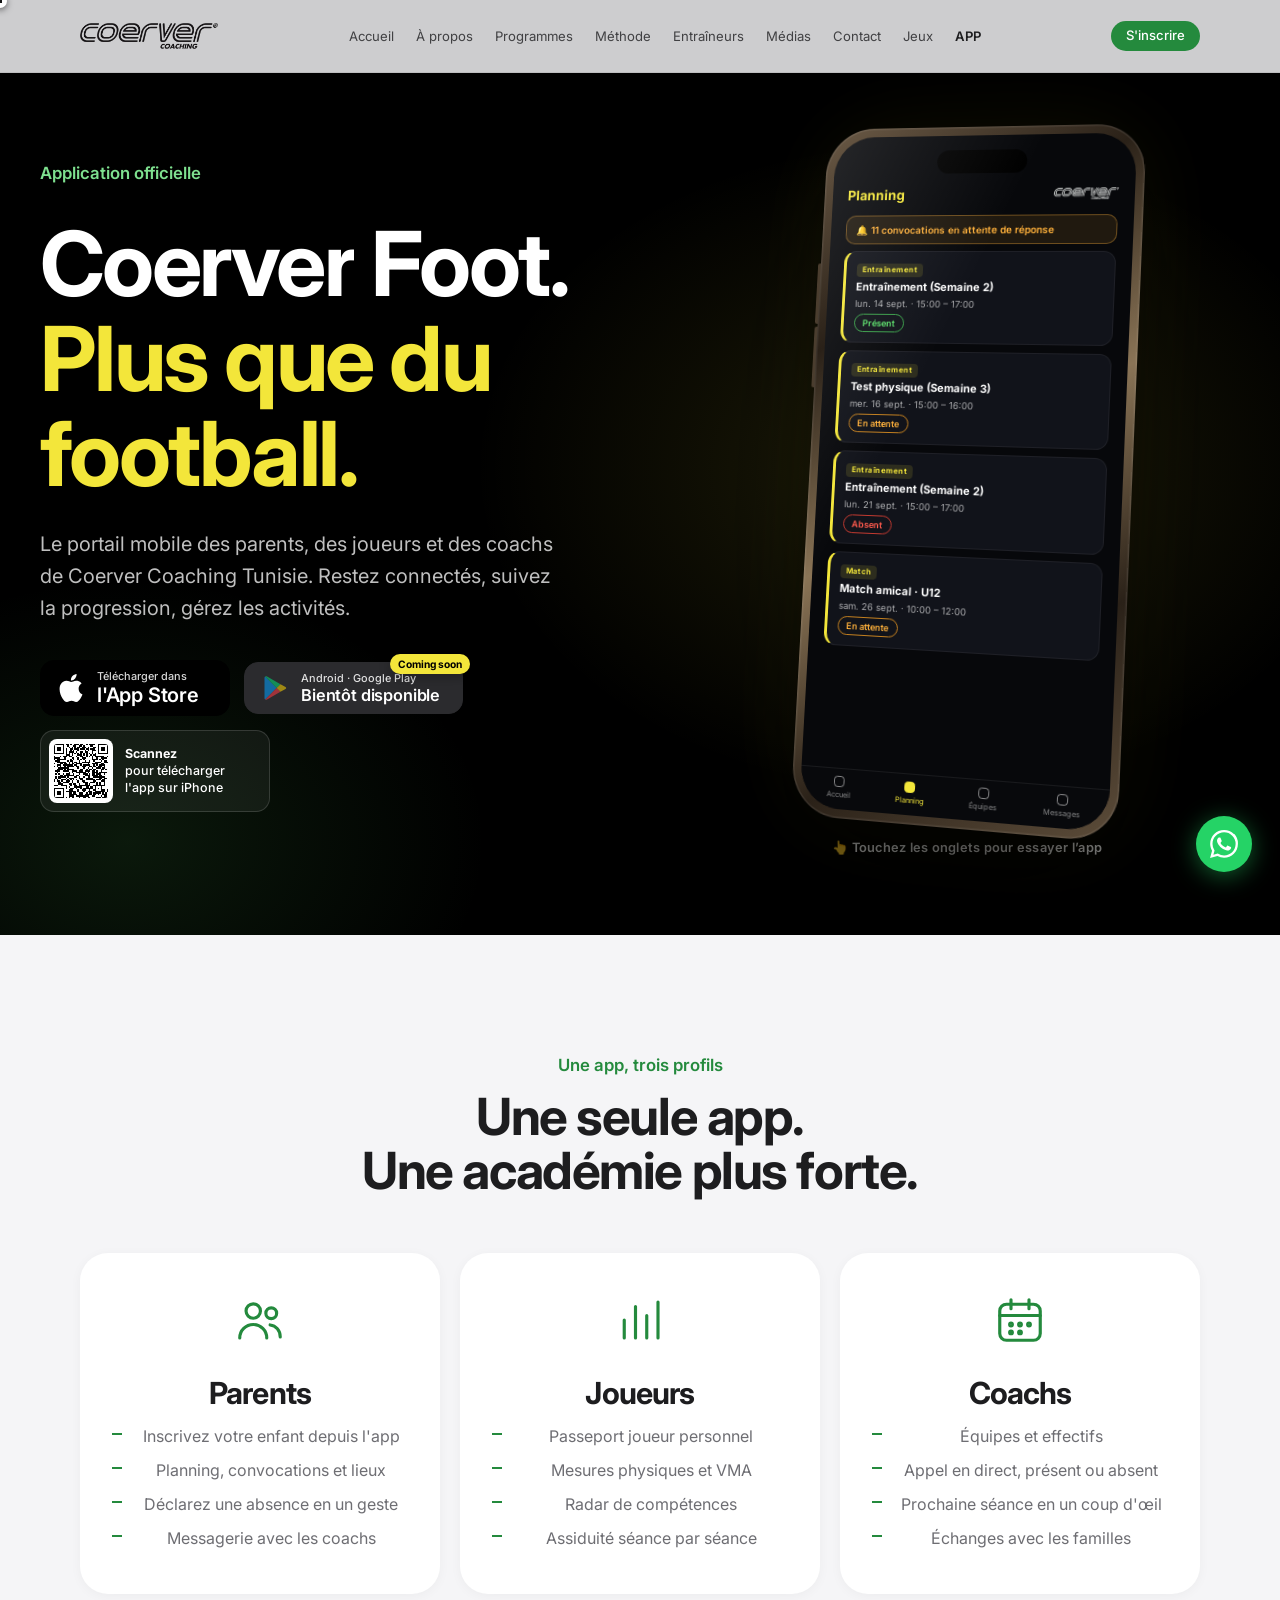
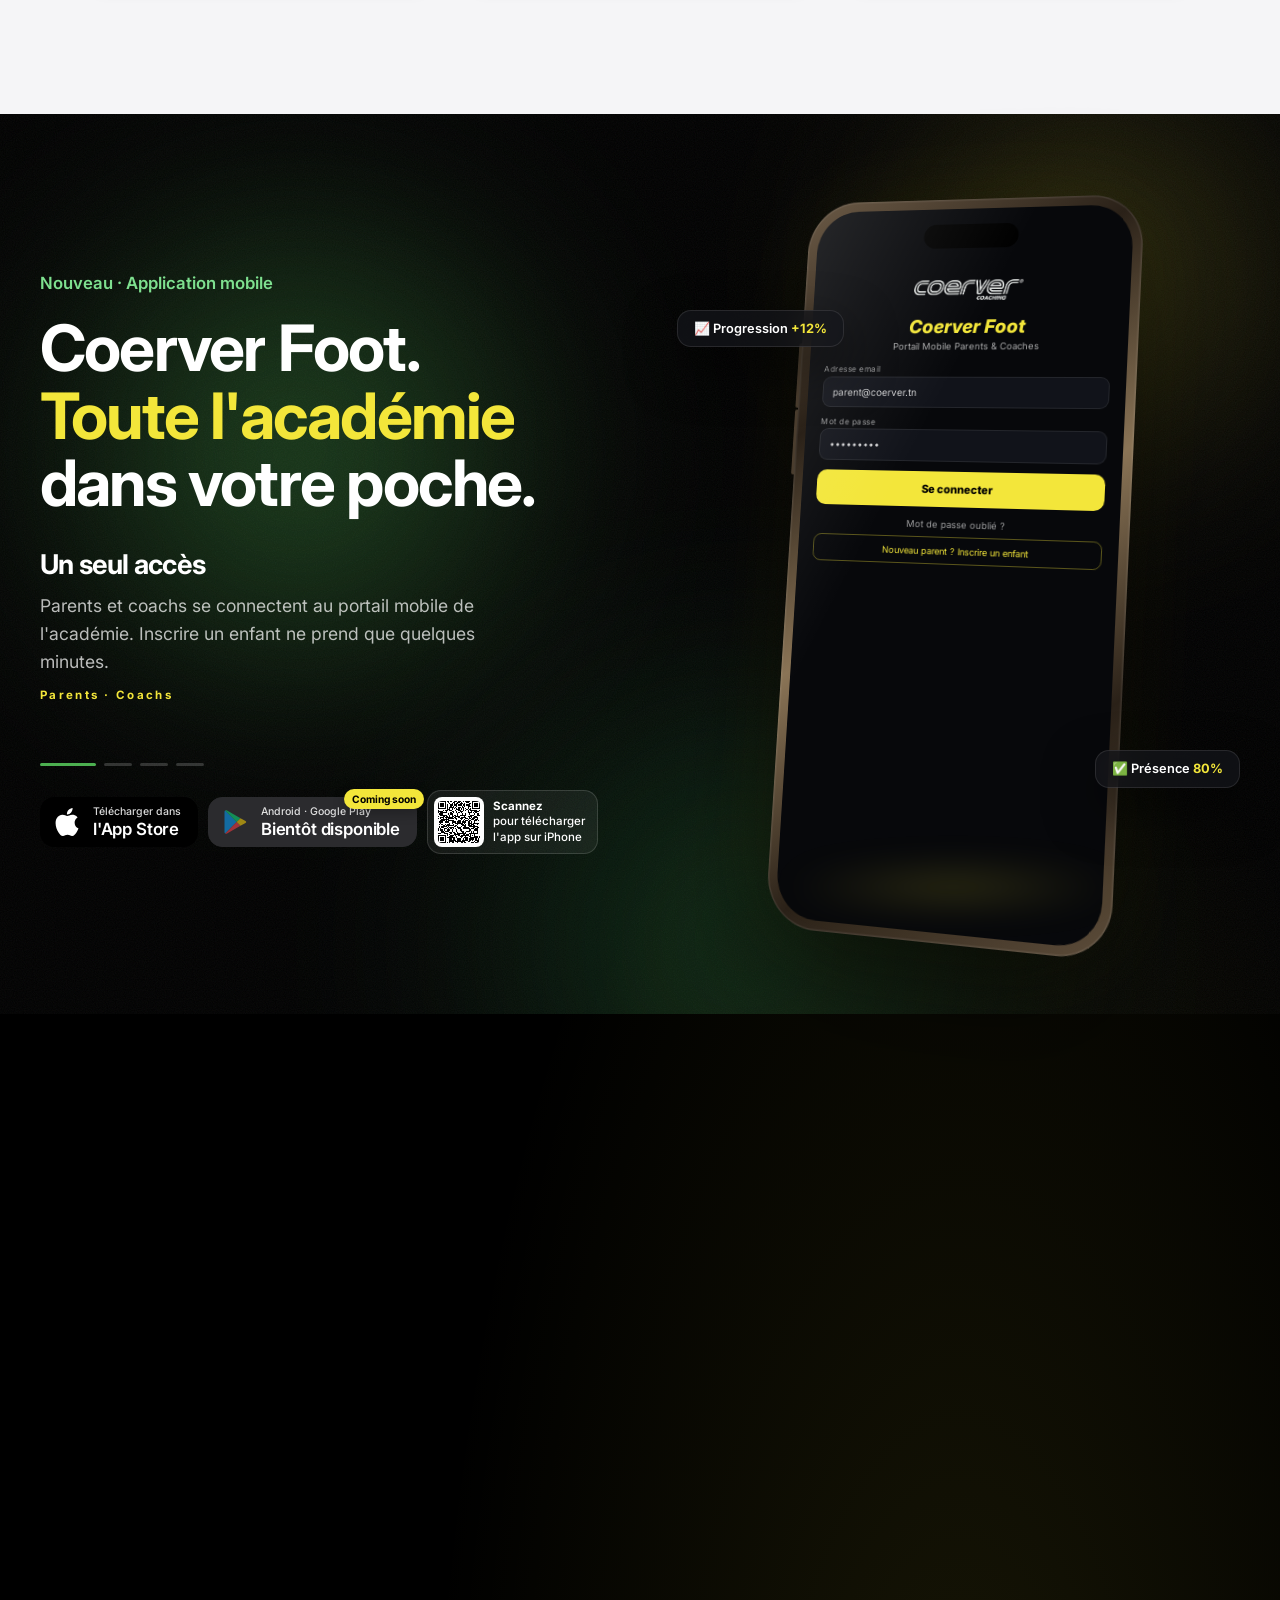
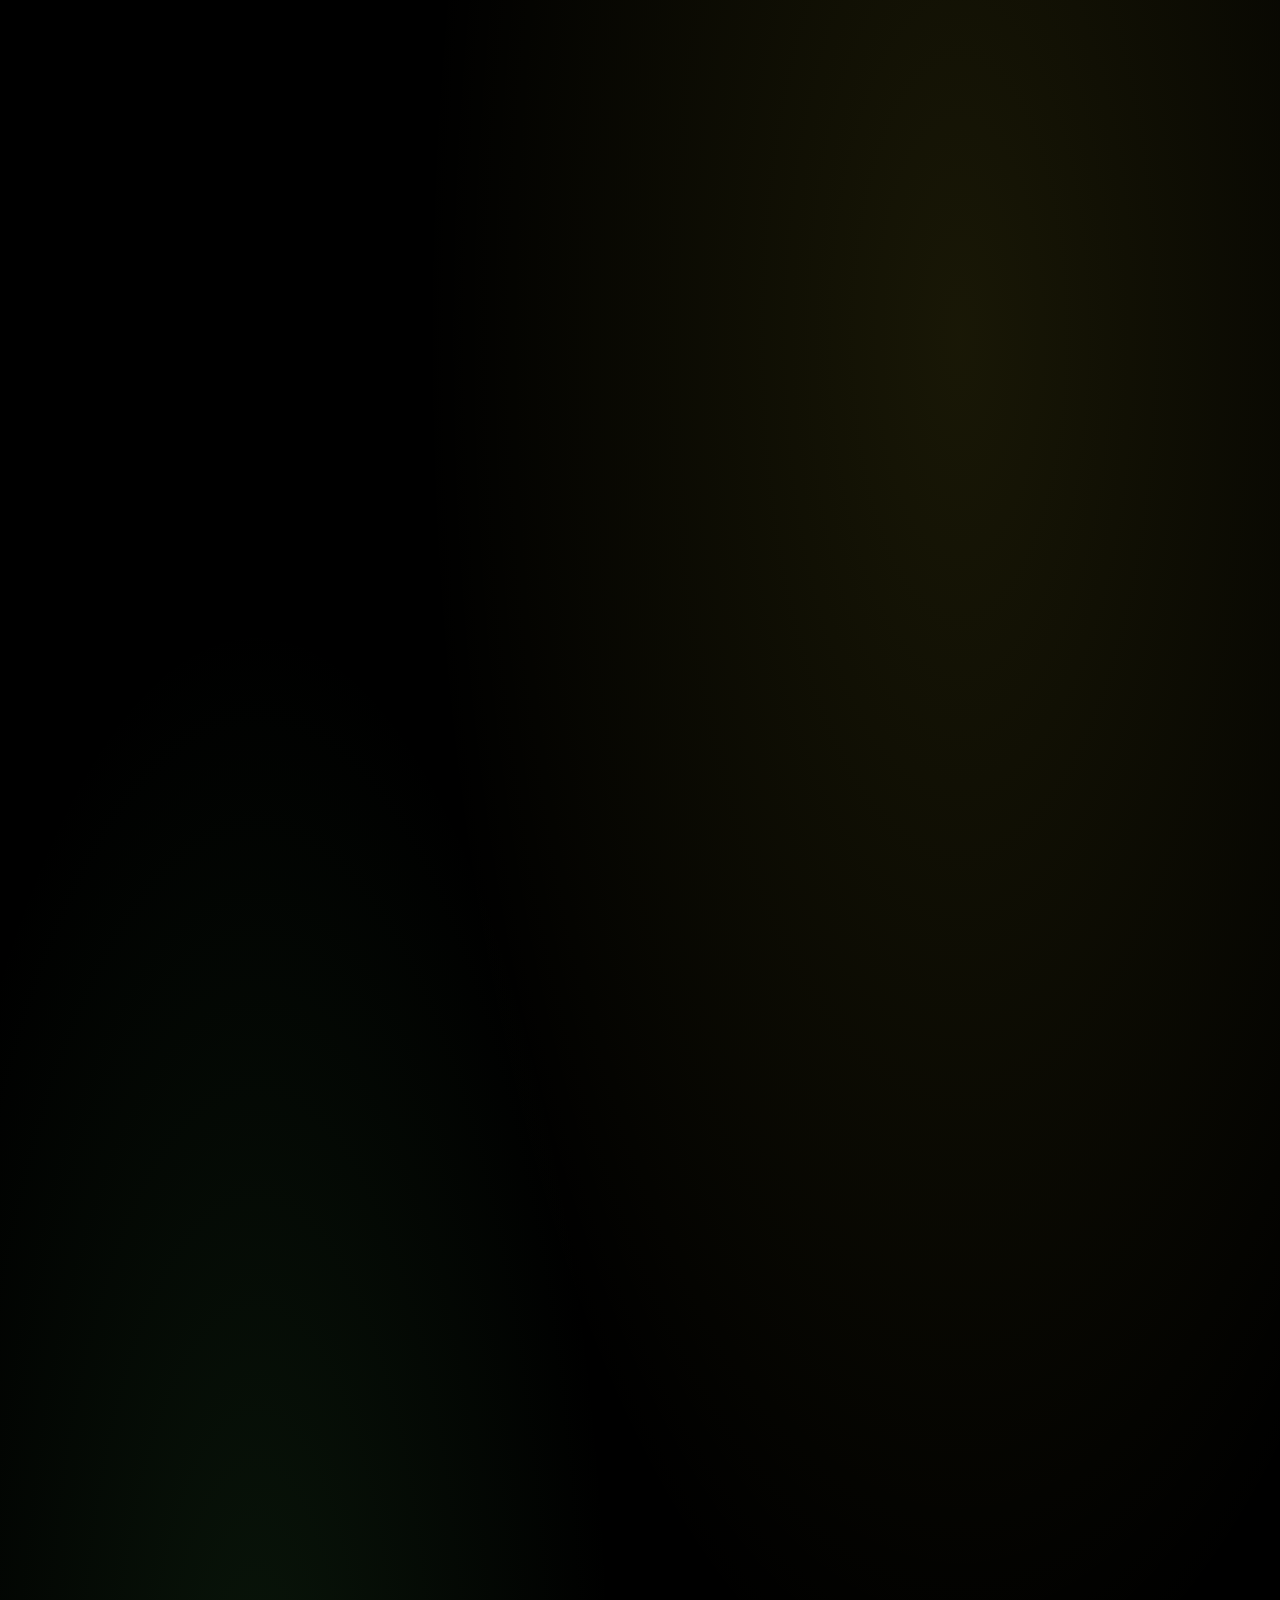
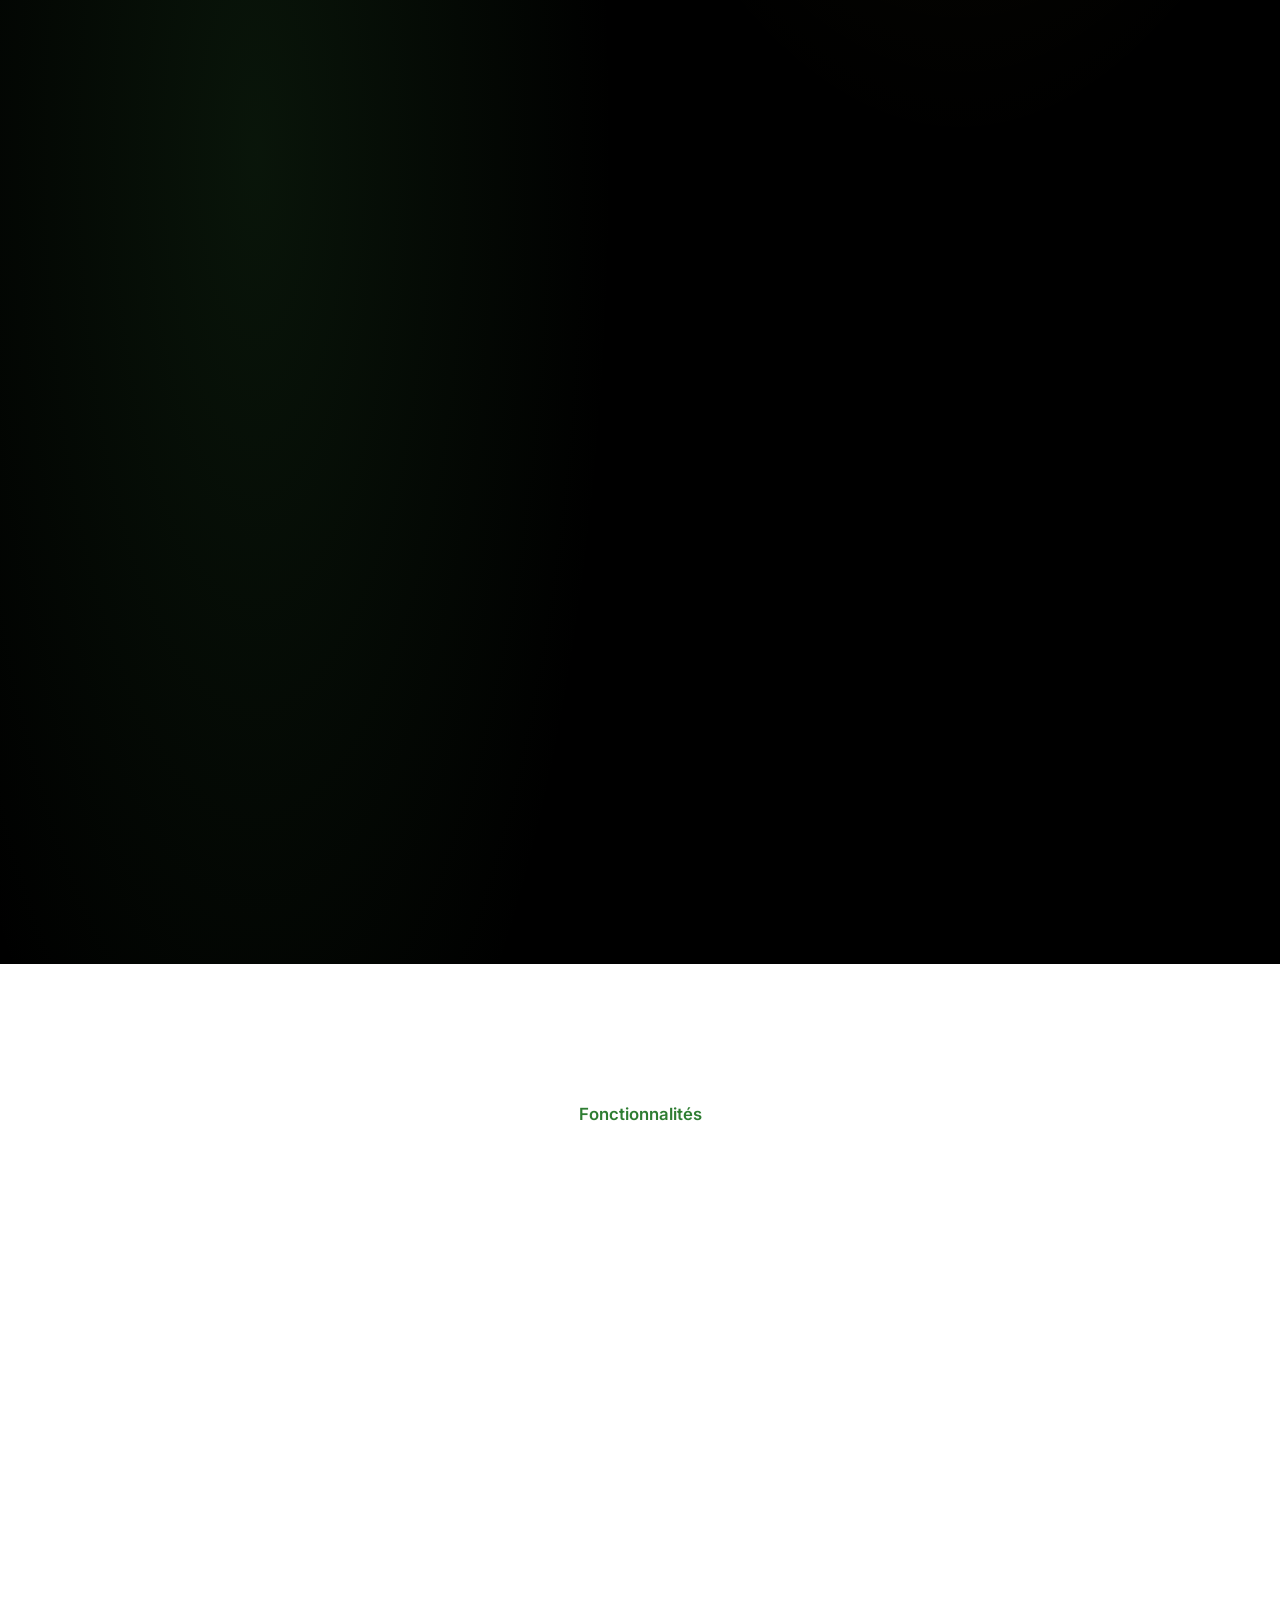
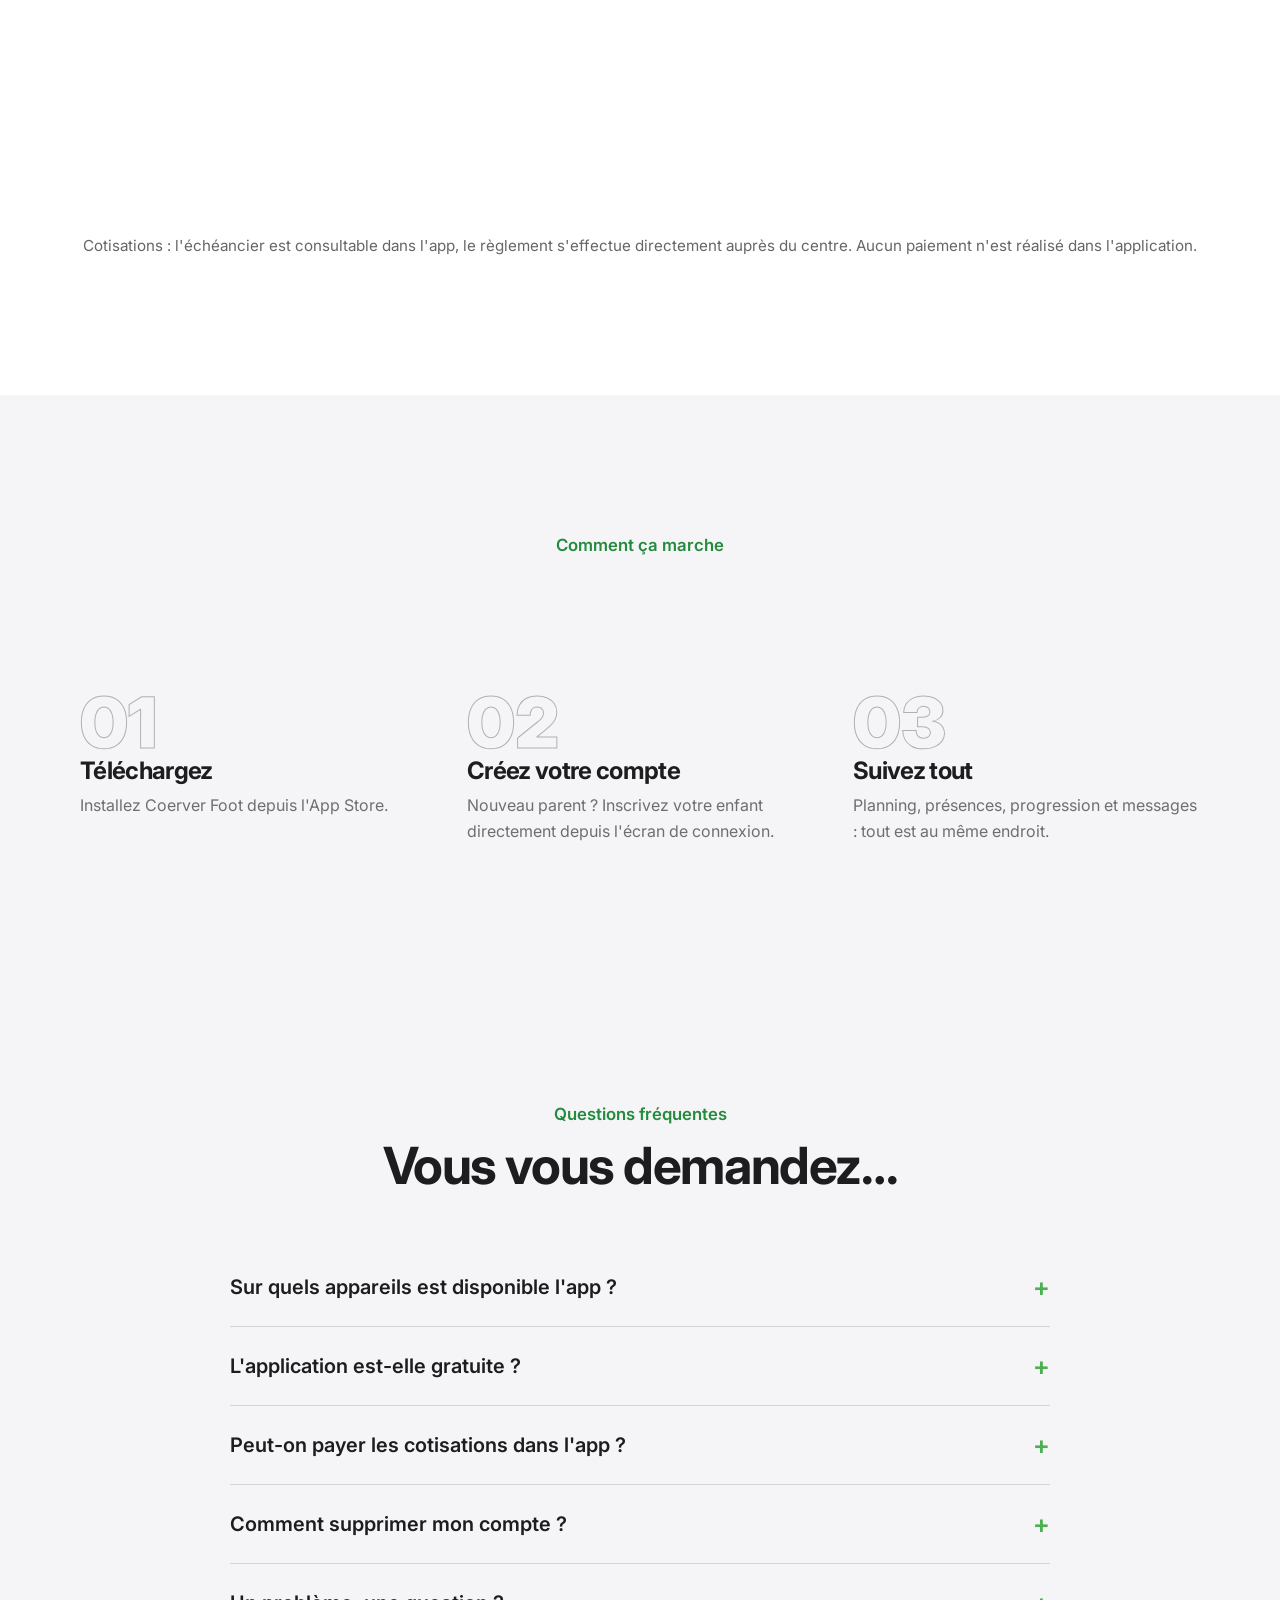
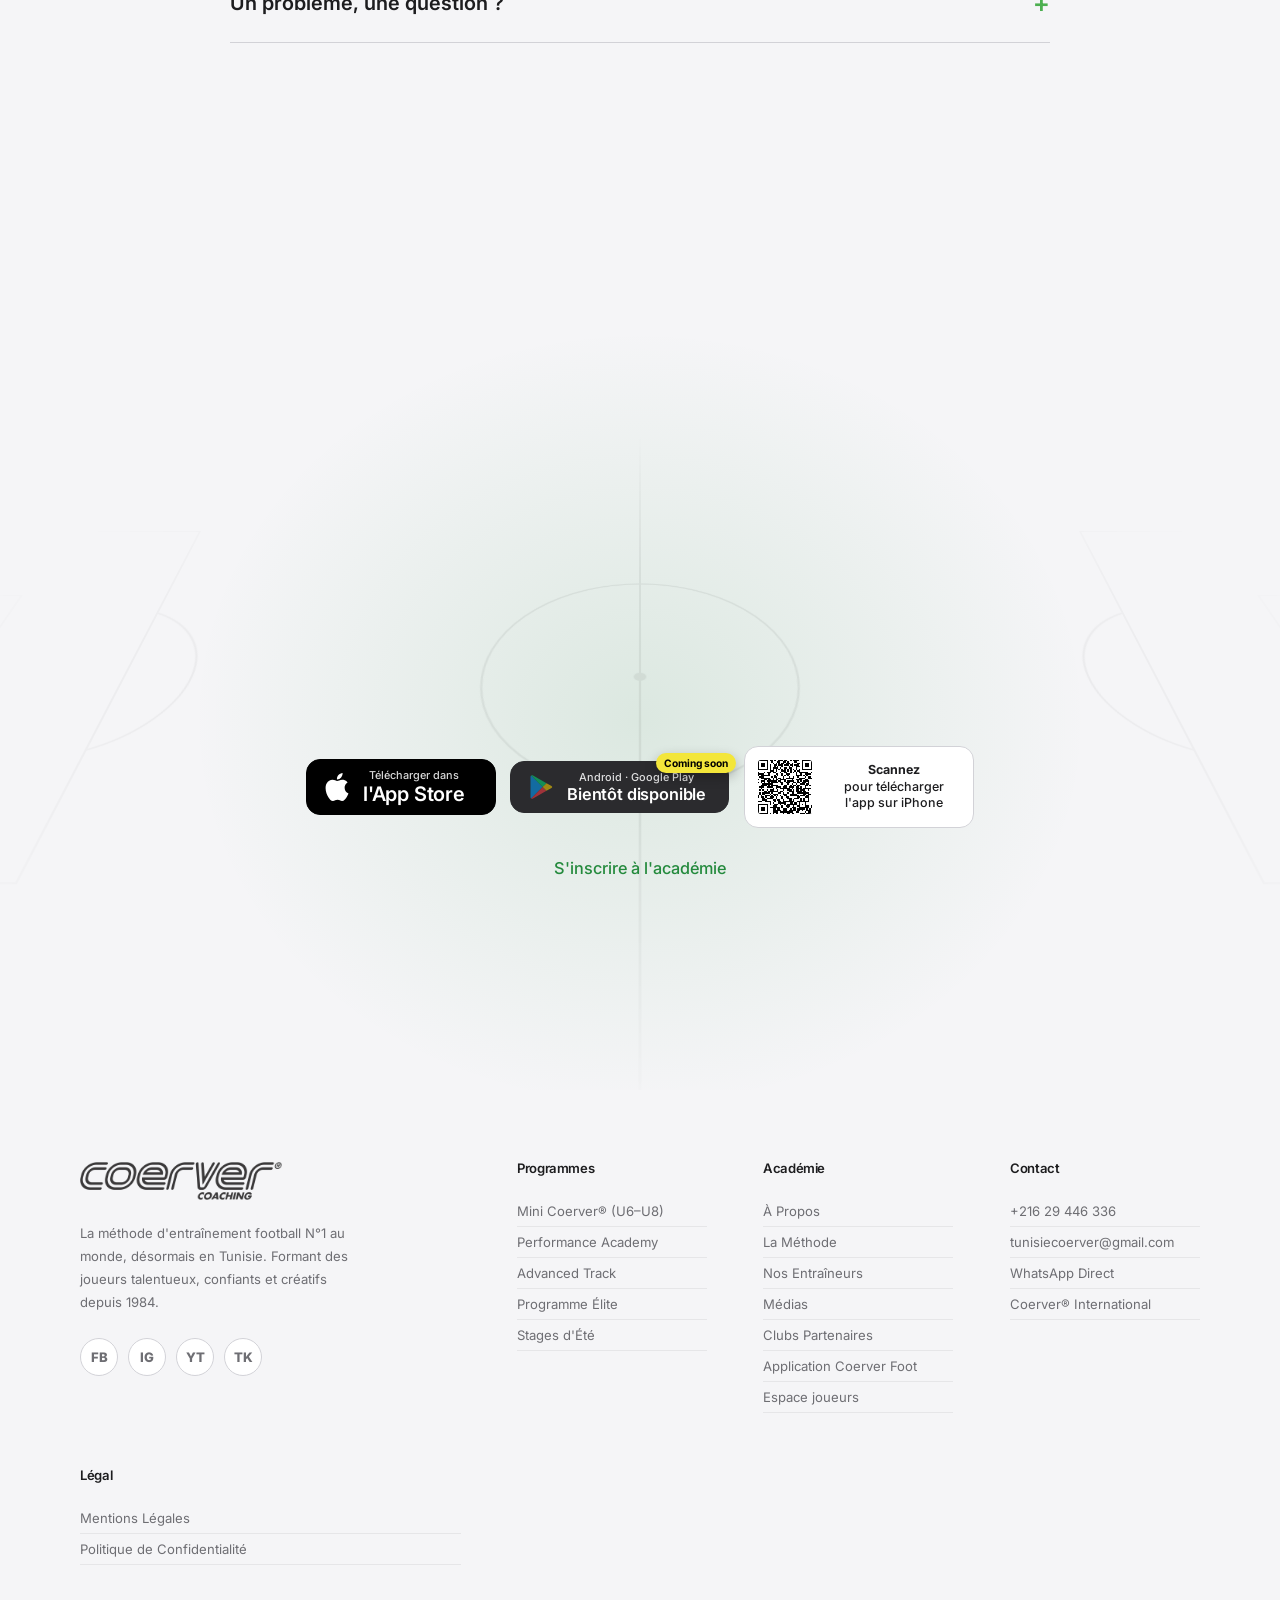
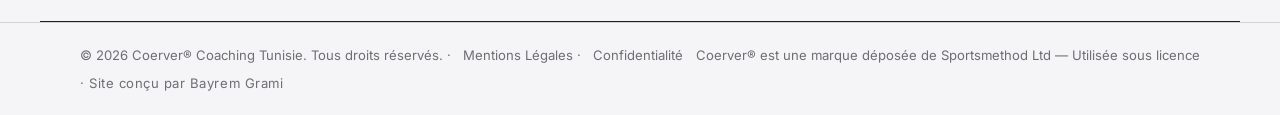
<file: app.html>
<!DOCTYPE html>
<html lang="fr">
<head>
  <meta name="google-site-verification" content="RrUGXjLgof8Sz7n1SxxTnWe03C23vOT5Esj2d44kscw" />
  <meta charset="UTF-8" />
  <meta name="viewport" content="width=device-width, initial-scale=1.0" />
  <link rel="icon" href="/favicon.ico" sizes="any" />
  <link rel="icon" type="image/png" sizes="192x192" href="/favicon.png" />
  <link rel="icon" type="image/png" sizes="32x32" href="/favicon-32.png" />
  <link rel="apple-touch-icon" href="/favicon.png" />
  <meta name="description" content="Coerver Foot, l'application officielle de Coerver Coaching Tunisie pour les parents, joueurs et coachs : planning, présences, progression et messagerie. Disponible sur l'App Store." />
  <title>Coerver Foot — L'application Coerver Coaching Tunisie</title>
  <meta property="og:title" content="Coerver Foot — L'application Coerver Coaching Tunisie" />
  <meta property="og:description" content="Planning, présences, progression et messagerie. Disponible sur l'App Store." />
  <meta property="og:url" content="https://coervertunisie.tn/app.html" />
  <meta property="og:type" content="website" />
  <link rel="preconnect" href="https://fonts.googleapis.com" />
  <link rel="preconnect" href="https://fonts.gstatic.com" crossorigin />
  <link href="https://fonts.googleapis.com/css2?family=Inter:wght@400;500;600;700;800&display=swap" rel="stylesheet" />
  <link rel="stylesheet" href="assets/css/style.css" />
  <link rel="stylesheet" href="assets/css/mobile-fixes.css?v=5" />
  <script>document.documentElement.classList.add("js")</script>
  <link rel="stylesheet" href="assets/css/premium.css?v=12" />
  <link rel="stylesheet" href="assets/css/home.css?v=15" />
  <link rel="stylesheet" href="assets/css/fx.css?v=3" />
  <link rel="stylesheet" href="assets/css/extras.css?v=10" />
  <link rel="stylesheet" href="assets/css/features.css?v=8" />
  <link rel="stylesheet" href="assets/css/apple.css?v=17" />
  <meta property="og:image" content="https://coervertunisie.tn/assets/images/academie/hero-entrainement.jpg" />
  <meta property="og:site_name" content="Coerver Coaching Tunisie" />
  <meta name="twitter:card" content="summary_large_image" />
  <meta name="theme-color" content="#000000" />
  <meta name="apple-itunes-app" content="app-id=6807423579" />
</head>
<body class="home">
 
  <header id="navbar">
    <div class="container nav-single-row">
      <a href="index.html" class="nav-logo">
        <img src="assets/images/logo-light.png" alt="Coerver Coaching Tunisie" />
      </a>
      <nav class="nav-links">
        <a href="index.html"        class="nav-link">Accueil</a>
        <a href="apropos.html"      class="nav-link">À propos</a>
        <a href="programmes.html"   class="nav-link">Programmes</a>
        <a href="methode.html"      class="nav-link">Méthode</a>
        <a href="entraineurs.html"  class="nav-link">Entraîneurs</a>
        <a href="medias.html"       class="nav-link">Médias</a>
        <a href="contact.html"      class="nav-link">Contact</a>
        <a href="jeux.html"         class="nav-link nav-link-jeux">Jeux</a>
        <a href="app.html"          class="nav-link nav-link-app active">APP</a>
      </nav>
      <div class="nav-right">
        <a href="inscription.html" class="btn-inscription">S'inscrire</a>
        <button class="burger" id="burger">
          <span></span><span></span><span></span>
        </button>
      </div>
    </div>
  </header>
 
  <div class="xmenu" id="mobileMenu" aria-label="Menu">
    <div class="xm-top">
      <a href="index.html" class="xm-logo"><img src="assets/images/logo-light.png" alt="Coerver Coaching Tunisie" /></a>
      <button class="xm-close" id="mobileClose" type="button" aria-label="Fermer le menu"><span></span><span></span></button>
    </div>
    <nav class="xm-nav">
      <a href="index.html" class="xm-link xm-anim" style="--d:0"><small>01</small>Accueil<i>›</i></a>
      <a href="apropos.html" class="xm-link xm-anim" style="--d:1"><small>02</small>À propos<i>›</i></a>
      <a href="methode.html" class="xm-link xm-anim" style="--d:2"><small>03</small>La méthode<i>›</i></a>
      <a href="programmes.html" class="xm-link xm-anim" style="--d:3"><small>04</small>Programmes<i>›</i></a>
      <a href="entraineurs.html" class="xm-link xm-anim" style="--d:4"><small>05</small>Entraîneurs<i>›</i></a>
      <a href="medias.html" class="xm-link xm-anim" style="--d:5"><small>06</small>Médias<i>›</i></a>
      <a href="contact.html" class="xm-link xm-anim" style="--d:6"><small>07</small>Contact<i>›</i></a>
      <a href="jeux.html" class="xm-link xm-anim" style="--d:7"><small>08</small>Espace joueurs<i>›</i></a>
    </nav>
    <a href="app.html" class="xm-app xm-anim on" style="--d:8">
      <span class="ic"><img src="assets/images/logo-light.png" alt="" /></span>
      <span class="tx"><em>Nouveau</em><b>Coerver Foot</b><small>L'app de l'académie · App Store</small></span>
      <i>›</i>
    </a>
    <div class="xm-foot xm-anim" style="--d:9">
      <a href="inscription.html" class="xm-cta">S'inscrire</a>
      <a href="https://wa.me/21658519189" target="_blank" rel="noopener noreferrer" class="xm-wa" aria-label="WhatsApp"><svg viewBox="0 0 24 24" fill="currentColor" width="20" height="20"><path d="M17.472 14.382c-.297-.149-1.758-.867-2.03-.967-.273-.099-.471-.148-.67.15-.197.297-.767.966-.94 1.164-.173.199-.347.223-.644.075-.297-.15-1.255-.463-2.39-1.475-.883-.788-1.48-1.761-1.653-2.059-.173-.297-.018-.458.13-.606.134-.133.298-.347.446-.52.149-.174.198-.298.298-.497.099-.198.05-.371-.025-.52-.075-.149-.669-1.612-.916-2.207-.242-.579-.487-.5-.669-.51-.173-.008-.371-.01-.57-.01-.198 0-.52.074-.792.372-.272.297-1.04 1.016-1.04 2.479 0 1.462 1.065 2.875 1.213 3.074.149.198 2.096 3.2 5.077 4.487.709.306 1.262.489 1.694.625.712.227 1.36.195 1.871.118.571-.085 1.758-.719 2.006-1.413.248-.694.248-1.289.173-1.413-.074-.124-.272-.198-.57-.347m-5.421 7.403h-.004a9.87 9.87 0 01-5.031-1.378l-.361-.214-3.741.982.998-3.648-.235-.374a9.86 9.86 0 01-1.51-5.26c.001-5.45 4.436-9.884 9.888-9.884 2.64 0 5.122 1.03 6.988 2.898a9.825 9.825 0 012.893 6.994c-.003 5.45-4.437 9.884-9.885 9.884m8.413-18.297A11.815 11.815 0 0012.05 0C5.495 0 .16 5.335.157 11.892c0 2.096.547 4.142 1.588 5.945L.057 24l6.305-1.654a11.882 11.882 0 005.683 1.448h.005c6.554 0 11.89-5.335 11.893-11.893A11.821 11.821 0 0020.885 3.488"/></svg></a>
    </div>
    <div class="xm-social xm-anim" style="--d:10">
      <a href="https://www.facebook.com/profile.php?id=61591004705430" target="_blank" rel="noopener noreferrer" aria-label="Facebook"><svg viewBox="0 0 24 24" fill="currentColor" width="20" height="20"><path d="M18 2h-3a5 5 0 00-5 5v3H7v4h3v8h4v-8h3l1-4h-4V7a1 1 0 011-1h3z"/></svg></a>
      <a href="https://www.instagram.com/coervertunisiee/" target="_blank" rel="noopener noreferrer" aria-label="Instagram"><svg viewBox="0 0 24 24" fill="none" stroke="currentColor" stroke-width="2" width="20" height="20"><rect x="2" y="2" width="20" height="20" rx="5"/><circle cx="12" cy="12" r="4"/><circle cx="17.5" cy="6.5" r="1" fill="currentColor" stroke="none"/></svg></a>
      <a href="https://www.youtube.com/@PlayGreatSoccer" target="_blank" rel="noopener noreferrer" aria-label="YouTube"><svg viewBox="0 0 24 24" fill="currentColor" width="20" height="20"><path d="M22.54 6.42a2.78 2.78 0 00-1.95-1.96C18.88 4 12 4 12 4s-6.88 0-8.59.46a2.78 2.78 0 00-1.95 1.96A29 29 0 001 12a29 29 0 00.46 5.58A2.78 2.78 0 003.41 19.6C5.12 20 12 20 12 20s6.88 0 8.59-.46a2.78 2.78 0 001.95-1.95A29 29 0 0023 12a29 29 0 00-.46-5.58z"/><polygon points="9.75 15.02 15.5 12 9.75 8.98 9.75 15.02" fill="white"/></svg></a>
      <a href="https://www.tiktok.com/@coervertunisie" target="_blank" rel="noopener noreferrer" aria-label="TikTok"><svg viewBox="0 0 24 24" fill="currentColor" width="20" height="20"><path d="M12.525.02c1.31-.02 2.61-.01 3.91-.02.08 1.53.63 3.09 1.75 4.17 1.12 1.11 2.7 1.62 4.24 1.79v4.03c-1.44-.05-2.89-.35-4.2-.97-.57-.26-1.1-.59-1.62-.93-.01 2.92.01 5.84-.02 8.75-.08 1.4-.54 2.79-1.35 3.94-1.31 1.92-3.58 3.17-5.91 3.21-1.43.08-2.86-.31-4.08-1.03-2.02-1.19-3.44-3.37-3.65-5.71-.02-.5-.03-1-.01-1.49.18-1.9 1.12-3.72 2.58-4.96 1.66-1.44 3.98-2.13 6.15-1.72.02 1.48-.04 2.96-.04 4.44-.99-.32-2.15-.23-3.02.37-.63.41-1.11 1.04-1.36 1.75-.21.51-.15 1.07-.14 1.61.24 1.64 1.82 3.02 3.5 2.87 1.12-.01 2.19-.66 2.77-1.61.19-.33.4-.67.41-1.06.1-1.79.06-3.57.07-5.36.01-4.03-.01-8.05.02-12.07z"/></svg></a>
    </div>
  </div>

  <main>
    <section class="app-hero">
      <div class="app-hero-inner">
        <div>
          <span class="app-eyebrow"><i></i>Application officielle</span>
          <h1 data-split>Coerver Foot.<br /><em>Plus que du football.</em></h1>
          <p class="lead" data-reveal>Le portail mobile des parents, des joueurs et des coachs de Coerver Coaching Tunisie. Restez connectés, suivez la progression, gérez les activités.</p>
          <div data-reveal><div class="store-badges">
            <a class="store-badge" href="https://apps.apple.com/ca/app/coerver-coaching-tunisie/id6807423579" target="_blank" rel="noopener noreferrer" aria-label="Télécharger Coerver Foot sur l'App Store"><svg viewBox="0 0 24 24" fill="#fff" aria-hidden="true"><path d="M12.152 6.896c-.948 0-2.415-1.078-3.96-1.04-2.04.027-3.91 1.183-4.961 3.014-2.117 3.675-.546 9.103 1.519 12.09 1.013 1.454 2.208 3.09 3.792 3.039 1.52-.065 2.09-.987 3.935-.987 1.831 0 2.35.987 3.96.948 1.637-.026 2.676-1.48 3.676-2.948 1.156-1.688 1.636-3.325 1.662-3.415-.039-.013-3.182-1.221-3.22-4.857-.026-3.04 2.48-4.494 2.597-4.559-1.429-2.09-3.623-2.324-4.39-2.376-2-.156-3.675 1.09-4.61 1.09zM15.53 3.83c.843-1.012 1.4-2.427 1.245-3.83-1.207.052-2.662.805-3.532 1.818-.78.896-1.454 2.338-1.273 3.714 1.338.104 2.715-.688 3.559-1.701"/></svg><span><small>Télécharger dans</small><strong>l'App Store</strong></span></a>
            <span class="store-badge is-soon" aria-label="Android : bientôt disponible sur Google Play (coming soon)"><svg viewBox="0 0 24 24" aria-hidden="true"><path fill="#00a0ff" d="M3.6 2.2L13.4 12 3.6 21.8c-.4-.2-.6-.6-.6-1.1V3.3c0-.5.2-.9.6-1.1z"/><path fill="#00e07a" d="M3.6 2.2L13.4 12l3.3-3.3L5.2 2.2c-.6-.3-1.2-.3-1.6 0z"/><path fill="#ff3a44" d="M13.4 12L3.6 21.8c.4.3 1 .3 1.6 0l11.5-6.5z"/><path fill="#ffd400" d="M16.7 8.7L13.4 12l3.3 3.3L21 12.9c.8-.5.8-1.3 0-1.8z"/></svg><span><small>Android · Google Play</small><strong>Bientôt disponible</strong><em class="soon-tag">Coming soon</em></span></span><span class="qr-card"><img src="assets/images/qr-app-store.svg" alt="QR code App Store Coerver Foot" width="64" height="64" /><span><b>Scannez</b>pour télécharger l'app sur iPhone</span></span>
          </div></div>
        </div>
        <div class="phone-wrap"><div class="phone" ><div class="phone-screen"><div class="phone-notch"></div><div class="phone-glare"></div><div class="screen s-login on">
              <div class="s-login"><img loading="lazy" decoding="async" src="assets/images/logo-light.png" alt=""/><h5>Coerver Foot</h5><p>Portail Mobile Parents &amp; Coaches</p>
              <div class="s-field">Adresse email</div><div class="s-input">parent@coerver.tn</div>
              <div class="s-field">Mot de passe</div><div class="s-input">•••••••••</div>
              <div class="s-btn">Se connecter</div><div class="s-link">Mot de passe oublié ?</div>
              <div class="s-ghost">Nouveau parent ? Inscrire un enfant</div></div>
            </div>
            <div class="screen">
              <div class="s-top"><b>Planning</b><img loading="lazy" decoding="async" src="assets/images/logo-light.png" alt=""/></div>
              <div class="s-alert">🔔 11 convocations en attente de réponse</div>
              <div class="s-card accent"><span class="s-tag">Entraînement</span><h6>Entraînement (Semaine 2)</h6><div class="s-meta">lun. 14 sept. · 15:00 – 17:00</div><span class="pill ok">Présent</span></div>
              <div class="s-card accent"><span class="s-tag">Entraînement</span><h6>Test physique (Semaine 3)</h6><div class="s-meta">mer. 16 sept. · 15:00 – 16:00</div><span class="pill wait">En attente</span></div>
              <div class="s-card accent"><span class="s-tag">Entraînement</span><h6>Entraînement (Semaine 2)</h6><div class="s-meta">lun. 21 sept. · 15:00 – 17:00</div><span class="pill ko">Absent</span></div>
              <div class="s-card accent"><span class="s-tag">Match</span><h6>Match amical · U12</h6><div class="s-meta">sam. 26 sept. · 10:00 – 12:00</div><span class="pill wait">En attente</span></div>
              <div class="tabbar"><span>Accueil</span><span class="on">Planning</span><span>Équipes</span><span>Messages</span></div>
            </div>
            <div class="screen">
              <div class="s-top"><b>player-passport</b><img loading="lazy" decoding="async" src="assets/images/logo-light.png" alt=""/></div>
              <div class="s-tabs"><span class="on">Suivi &amp; Évals</span><span>Médical</span><span>Scolarité</span></div>
              <div class="s-grid3"><div class="s-stat"><small>Taille</small><b>162<small> cm</small></b><em>↑ 3</em></div><div class="s-stat"><small>Poids</small><b>54<small> kg</small></b><em>↓ 2</em></div><div class="s-stat"><small>VMA</small><b>18<small> km/h</small></b><em>↑ 1.5</em></div></div>
              <div class="s-card" style="margin-top:.7em"><h6>Présence · 80% sur 5 séances</h6><svg class="radar" viewBox="-52 -52 104 104"><polygon class="grid" points="0.0,-11.0 9.5,-5.5 9.5,5.5 0.0,11.0 -9.5,5.5 -9.5,-5.5"/><polygon class="grid" points="0.0,-22.0 19.1,-11.0 19.1,11.0 0.0,22.0 -19.1,11.0 -19.1,-11.0"/><polygon class="grid" points="0.0,-33.0 28.6,-16.5 28.6,16.5 0.0,33.0 -28.6,16.5 -28.6,-16.5"/><polygon class="grid" points="0.0,-44.0 38.1,-22.0 38.1,22.0 0.0,44.0 -38.1,22.0 -38.1,-22.0"/><polygon class="shape" points="0.0,-34.1 32.2,-18.6 31.0,17.9 0.0,33.2 -30.3,17.5 -28.0,-16.2"/></svg></div>
              <div class="tabbar"><span class="on">Accueil</span><span>Planning</span><span>Équipes</span><span>Messages</span></div>
            </div>
            <div class="screen">
              <div class="s-top"><b>Appel · Poussin</b><img loading="lazy" decoding="async" src="assets/images/logo-light.png" alt=""/></div>
              <div class="s-card"><h6>Entraînement · 15:00</h6><div class="s-meta">stade Marsa</div></div>
              <div class="s-card">
                <div class="roll-row"><span>Amine K.</span><span class="pill ok" style="margin:0">Présent</span></div>
                <div class="roll-row"><span>Yassine B.</span><span class="pill ko" style="margin:0">Absent</span></div>
                <div class="roll-row"><span>Sami T.</span><span class="pill ok" style="margin:0">Présent</span></div>
                <div class="roll-row"><span>Mehdi R.</span><span class="pill ok" style="margin:0">Présent</span></div>
                <div class="roll-row"><span>Nour H.</span><span class="pill wait" style="margin:0">À faire</span></div>
                <div class="roll-row"><span>Adam S.</span><span class="pill ok" style="margin:0">Présent</span></div>
                <div class="roll-row"><span>Iyed M.</span><span class="pill wait" style="margin:0">À faire</span></div>
              </div>
              <div class="s-btn" style="text-align:center">Valider l'appel</div>
              <div class="tabbar"><span>Accueil</span><span>Planning</span><span class="on">Équipes</span><span>Messages</span></div>
            </div>
            <div class="screen s-msgs">
              <div class="s-top"><b>Messages</b><img src="assets/images/logo-light.png" alt=""/></div>
              <div class="s-card"><h6>Coach · Équipe U10</h6><div class="s-meta">Séance de samedi déplacée à 10h. Merci de confirmer la présence.</div></div>
              <div class="msg me">Bien reçu, Adam sera présent 👍</div>
              <div class="msg">Parfait, merci ! N'oubliez pas les protège-tibias.</div>
              <div class="msg me">Merci coach !</div>
              <div class="tabbar"><span>Accueil</span><span>Planning</span><span>Équipes</span><span class="on">Messages</span></div>
            </div></div></div></div>
      </div>
    </section>

    <section class="app-trio">
      <div class="container center">
        <span class="section-tag">Une app, trois profils</span>
        <h2 class="section-title" data-split>Une seule app.<br />Une académie plus forte.</h2>
        <div class="trio-grid">
          <div class="trio-card"><svg class="ico" viewBox="0 0 24 24" fill="none" stroke="currentColor" stroke-width="1.4" stroke-linecap="round" stroke-linejoin="round"><circle cx="9" cy="8" r="3.2"/><path d="M3 20c0-3.3 2.7-6 6-6s6 2.7 6 6"/><circle cx="17" cy="9" r="2.4"/><path d="M16.5 14.2c2.6.3 4.5 2.4 4.5 5.3"/></svg><h3>Parents</h3><ul><li>Inscrivez votre enfant depuis l'app</li><li>Planning, convocations et lieux</li><li>Déclarez une absence en un geste</li><li>Messagerie avec les coachs</li></ul></div>
          <div class="trio-card"><svg class="ico" viewBox="0 0 24 24" fill="none" stroke="currentColor" stroke-width="1.4" stroke-linecap="round" stroke-linejoin="round"><path d="M5 20V12M10 20V6M15 20V10M20 20V4"/></svg><h3>Joueurs</h3><ul><li>Passeport joueur personnel</li><li>Mesures physiques et VMA</li><li>Radar de compétences</li><li>Assiduité séance par séance</li></ul></div>
          <div class="trio-card"><svg class="ico" viewBox="0 0 24 24" fill="none" stroke="currentColor" stroke-width="1.4" stroke-linecap="round" stroke-linejoin="round"><rect x="3" y="5" width="18" height="16" rx="3"/><path d="M3 10h18M8 3v4M16 3v4"/><circle cx="8" cy="14" r=".6"/><circle cx="12" cy="14" r=".6"/><circle cx="16" cy="14" r=".6"/><circle cx="8" cy="17.5" r=".6"/><circle cx="12" cy="17.5" r=".6"/></svg><h3>Coachs</h3><ul><li>Équipes et effectifs</li><li>Appel en direct, présent ou absent</li><li>Prochaine séance en un coup d'œil</li><li>Échanges avec les familles</li></ul></div>
        </div>
      </div>
    </section>

    <!--  APP — Coerver Foot (storytelling)  -->
    <section class="app-story" id="app" data-step="0">
      <div class="app-story-stage">
        <div class="app-copy">
          <span class="app-eyebrow"><i></i>Nouveau · Application mobile</span>
          <h2 data-split>Coerver Foot.<br /><em>Toute l'académie</em><br />dans votre poche.</h2>
          <div class="app-steps">
            <div class="app-step on"><h3>Un seul accès</h3><p>Parents et coachs se connectent au portail mobile de l'académie. Inscrire un enfant ne prend que quelques minutes.</p><span class="who">Parents · Coachs</span></div>
            <div class="app-step"><h3>Le planning, toujours à jour</h3><p>Séances, convocations, lieux et horaires. Confirmez une présence ou déclarez une absence d'un simple geste.</p><span class="who">Parents</span></div>
            <div class="app-step"><h3>Le passeport du joueur</h3><p>Taille, poids, VMA, assiduité et radar de compétences : suivez la progression de votre enfant, séance après séance.</p><span class="who">Parents · Joueurs</span></div>
            <div class="app-step"><h3>L'appel, simplifié</h3><p>Les coachs gèrent leurs équipes, font l'appel en direct et échangent avec les familles depuis la messagerie.</p><span class="who">Coachs</span></div>
          </div>
          <div class="app-dots"><i class="on"></i><i></i><i></i><i></i></div>
          <div class="store-badges">
            <a class="store-badge" href="https://apps.apple.com/ca/app/coerver-coaching-tunisie/id6807423579" target="_blank" rel="noopener noreferrer" aria-label="Télécharger Coerver Foot sur l'App Store"><svg viewBox="0 0 24 24" fill="#fff" aria-hidden="true"><path d="M12.152 6.896c-.948 0-2.415-1.078-3.96-1.04-2.04.027-3.91 1.183-4.961 3.014-2.117 3.675-.546 9.103 1.519 12.09 1.013 1.454 2.208 3.09 3.792 3.039 1.52-.065 2.09-.987 3.935-.987 1.831 0 2.35.987 3.96.948 1.637-.026 2.676-1.48 3.676-2.948 1.156-1.688 1.636-3.325 1.662-3.415-.039-.013-3.182-1.221-3.22-4.857-.026-3.04 2.48-4.494 2.597-4.559-1.429-2.09-3.623-2.324-4.39-2.376-2-.156-3.675 1.09-4.61 1.09zM15.53 3.83c.843-1.012 1.4-2.427 1.245-3.83-1.207.052-2.662.805-3.532 1.818-.78.896-1.454 2.338-1.273 3.714 1.338.104 2.715-.688 3.559-1.701"/></svg><span><small>Télécharger dans</small><strong>l'App Store</strong></span></a>
            <span class="store-badge is-soon" aria-label="Android : bientôt disponible sur Google Play (coming soon)"><svg viewBox="0 0 24 24" aria-hidden="true"><path fill="#00a0ff" d="M3.6 2.2L13.4 12 3.6 21.8c-.4-.2-.6-.6-.6-1.1V3.3c0-.5.2-.9.6-1.1z"/><path fill="#00e07a" d="M3.6 2.2L13.4 12l3.3-3.3L5.2 2.2c-.6-.3-1.2-.3-1.6 0z"/><path fill="#ff3a44" d="M13.4 12L3.6 21.8c.4.3 1 .3 1.6 0l11.5-6.5z"/><path fill="#ffd400" d="M16.7 8.7L13.4 12l3.3 3.3L21 12.9c.8-.5.8-1.3 0-1.8z"/></svg><span><small>Android · Google Play</small><strong>Bientôt disponible</strong><em class="soon-tag">Coming soon</em></span></span><span class="qr-card"><img src="assets/images/qr-app-store.svg" alt="QR code App Store Coerver Foot" width="64" height="64" /><span><b>Scannez</b>pour télécharger l'app sur iPhone</span></span>
          </div>
        </div>
        <div class="app-device">
          <div class="chip-float c1">📈 Progression <b>+12%</b></div>
          <div class="phone" ><div class="phone-screen"><div class="phone-notch"></div><div class="phone-glare"></div><div class="screen s-login on">
              <div class="s-login"><img loading="lazy" decoding="async" src="assets/images/logo-light.png" alt=""/><h5>Coerver Foot</h5><p>Portail Mobile Parents &amp; Coaches</p>
              <div class="s-field">Adresse email</div><div class="s-input">parent@coerver.tn</div>
              <div class="s-field">Mot de passe</div><div class="s-input">•••••••••</div>
              <div class="s-btn">Se connecter</div><div class="s-link">Mot de passe oublié ?</div>
              <div class="s-ghost">Nouveau parent ? Inscrire un enfant</div></div>
            </div>
            <div class="screen">
              <div class="s-top"><b>Planning</b><img loading="lazy" decoding="async" src="assets/images/logo-light.png" alt=""/></div>
              <div class="s-alert">🔔 11 convocations en attente de réponse</div>
              <div class="s-card accent"><span class="s-tag">Entraînement</span><h6>Entraînement (Semaine 2)</h6><div class="s-meta">lun. 14 sept. · 15:00 – 17:00</div><span class="pill ok">Présent</span></div>
              <div class="s-card accent"><span class="s-tag">Entraînement</span><h6>Test physique (Semaine 3)</h6><div class="s-meta">mer. 16 sept. · 15:00 – 16:00</div><span class="pill wait">En attente</span></div>
              <div class="s-card accent"><span class="s-tag">Entraînement</span><h6>Entraînement (Semaine 2)</h6><div class="s-meta">lun. 21 sept. · 15:00 – 17:00</div><span class="pill ko">Absent</span></div>
              <div class="s-card accent"><span class="s-tag">Match</span><h6>Match amical · U12</h6><div class="s-meta">sam. 26 sept. · 10:00 – 12:00</div><span class="pill wait">En attente</span></div>
              <div class="tabbar"><span>Accueil</span><span class="on">Planning</span><span>Équipes</span><span>Messages</span></div>
            </div>
            <div class="screen">
              <div class="s-top"><b>player-passport</b><img loading="lazy" decoding="async" src="assets/images/logo-light.png" alt=""/></div>
              <div class="s-tabs"><span class="on">Suivi &amp; Évals</span><span>Médical</span><span>Scolarité</span></div>
              <div class="s-grid3"><div class="s-stat"><small>Taille</small><b>162<small> cm</small></b><em>↑ 3</em></div><div class="s-stat"><small>Poids</small><b>54<small> kg</small></b><em>↓ 2</em></div><div class="s-stat"><small>VMA</small><b>18<small> km/h</small></b><em>↑ 1.5</em></div></div>
              <div class="s-card" style="margin-top:.7em"><h6>Présence · 80% sur 5 séances</h6><svg class="radar" viewBox="-52 -52 104 104"><polygon class="grid" points="0.0,-11.0 9.5,-5.5 9.5,5.5 0.0,11.0 -9.5,5.5 -9.5,-5.5"/><polygon class="grid" points="0.0,-22.0 19.1,-11.0 19.1,11.0 0.0,22.0 -19.1,11.0 -19.1,-11.0"/><polygon class="grid" points="0.0,-33.0 28.6,-16.5 28.6,16.5 0.0,33.0 -28.6,16.5 -28.6,-16.5"/><polygon class="grid" points="0.0,-44.0 38.1,-22.0 38.1,22.0 0.0,44.0 -38.1,22.0 -38.1,-22.0"/><polygon class="shape" points="0.0,-34.1 32.2,-18.6 31.0,17.9 0.0,33.2 -30.3,17.5 -28.0,-16.2"/></svg></div>
              <div class="tabbar"><span class="on">Accueil</span><span>Planning</span><span>Équipes</span><span>Messages</span></div>
            </div>
            <div class="screen">
              <div class="s-top"><b>Appel · Poussin</b><img loading="lazy" decoding="async" src="assets/images/logo-light.png" alt=""/></div>
              <div class="s-card"><h6>Entraînement · 15:00</h6><div class="s-meta">stade Marsa</div></div>
              <div class="s-card">
                <div class="roll-row"><span>Amine K.</span><span class="pill ok" style="margin:0">Présent</span></div>
                <div class="roll-row"><span>Yassine B.</span><span class="pill ko" style="margin:0">Absent</span></div>
                <div class="roll-row"><span>Sami T.</span><span class="pill ok" style="margin:0">Présent</span></div>
                <div class="roll-row"><span>Mehdi R.</span><span class="pill ok" style="margin:0">Présent</span></div>
                <div class="roll-row"><span>Nour H.</span><span class="pill wait" style="margin:0">À faire</span></div>
                <div class="roll-row"><span>Adam S.</span><span class="pill ok" style="margin:0">Présent</span></div>
                <div class="roll-row"><span>Iyed M.</span><span class="pill wait" style="margin:0">À faire</span></div>
              </div>
              <div class="s-btn" style="text-align:center">Valider l'appel</div>
              <div class="tabbar"><span>Accueil</span><span>Planning</span><span class="on">Équipes</span><span>Messages</span></div>
            </div></div></div>
          <div class="chip-float c2">✅ Présence <b>80%</b></div>
        </div>
      </div>
    </section>

    <section class="feature-band">
      <div class="container">
        <div class="center"><span class="section-tag">Fonctionnalités</span><h2 class="section-title" data-split>Pensée pour le terrain.</h2></div>
        <div class="feat-grid">
          <div class="feat wide"><svg class="ico" viewBox="0 0 24 24" fill="none" stroke="currentColor" stroke-width="1.4" stroke-linecap="round" stroke-linejoin="round"><path d="M5 20V12M10 20V6M15 20V10M20 20V4"/></svg><h3>Suivi de progression</h3><p>Taille, poids, VMA, évaluations et radar de compétences : chaque joueur dispose d'un passeport clair, qui évolue au fil des séances.</p></div>
          <div class="feat"><svg class="ico" viewBox="0 0 24 24" fill="none" stroke="currentColor" stroke-width="1.4" stroke-linecap="round" stroke-linejoin="round"><rect x="3" y="5" width="18" height="16" rx="3"/><path d="M3 10h18M8 3v4M16 3v4"/><circle cx="8" cy="14" r=".6"/><circle cx="12" cy="14" r=".6"/><circle cx="16" cy="14" r=".6"/><circle cx="8" cy="17.5" r=".6"/><circle cx="12" cy="17.5" r=".6"/></svg><h3>Planning &amp; convocations</h3><p>Toutes les séances à venir, avec horaires et lieux, et une réponse en un geste.</p></div>
          <div class="feat"><svg class="ico" viewBox="0 0 24 24" fill="none" stroke="currentColor" stroke-width="1.4" stroke-linecap="round" stroke-linejoin="round"><rect x="4" y="4" width="16" height="16" rx="4"/><path d="M8 12l3 3 5-6"/></svg><h3>Appel des présences</h3><p>Les coachs marquent présent ou absent directement depuis la feuille d'appel.</p></div>
          <div class="feat"><svg class="ico" viewBox="0 0 24 24" fill="none" stroke="currentColor" stroke-width="1.4" stroke-linecap="round" stroke-linejoin="round"><path d="M4 5h16v11H9l-5 4z"/></svg><h3>Messagerie</h3><p>Un canal direct entre familles et encadrement, avec signalement et blocage intégrés.</p></div>
          <div class="feat"><svg class="ico" viewBox="0 0 24 24" fill="none" stroke="currentColor" stroke-width="1.4" stroke-linecap="round" stroke-linejoin="round"><path d="M12 3l8 3v6c0 4.5-3.2 7.8-8 9-4.8-1.2-8-4.5-8-9V6z"/><path d="M9 12l2 2 4-4"/></svg><h3>Vie privée maîtrisée</h3><p>Vos données restent privées. Vous pouvez supprimer votre compte à tout moment depuis l'app.</p></div>
        </div>
        <p class="center" style="margin-top:36px;color:#666;font-size:.95rem">Cotisations : l'échéancier est consultable dans l'app, le règlement s'effectue directement auprès du centre. Aucun paiement n'est réalisé dans l'application.</p>
      </div>
    </section>

    <section class="steps-band">
      <div class="container">
        <div class="center"><span class="section-tag">Comment ça marche</span><h2 class="section-title" data-split>Prêt en trois étapes.</h2></div>
        <div class="steps-row">
          <div class="step-n"><h3>Téléchargez</h3><p>Installez Coerver Foot depuis l'App Store.</p></div>
          <div class="step-n"><h3>Créez votre compte</h3><p>Nouveau parent ? Inscrivez votre enfant directement depuis l'écran de connexion.</p></div>
          <div class="step-n"><h3>Suivez tout</h3><p>Planning, présences, progression et messages : tout est au même endroit.</p></div>
        </div>
      </div>
    </section>

    <section class="faq-band">
      <div class="container center">
        <span class="section-tag">Questions fréquentes</span>
        <h2 class="section-title" data-split>Vous vous demandez…</h2>
        <div class="faq-list" style="text-align:left">
          <details class="faq-item"><summary>Sur quels appareils est disponible l'app ?</summary><p>Coerver Foot est disponible sur iPhone via l'App Store. La version Android sur Google Play arrive bientôt.</p></details>
          <details class="faq-item"><summary>L'application est-elle gratuite ?</summary><p>Le téléchargement de l'application est gratuit. L'accès est réservé aux familles, joueurs et coachs de l'académie.</p></details>
          <details class="faq-item"><summary>Peut-on payer les cotisations dans l'app ?</summary><p>Non. L'app affiche vos échéances, mais le règlement se fait directement auprès du centre. Aucune carte bancaire n'est demandée dans l'application.</p></details>
          <details class="faq-item"><summary>Comment supprimer mon compte ?</summary><p>Rendez-vous dans « Mon compte » puis « Supprimer mon compte ». Vous pouvez aussi nous écrire à tunisiecoerver@gmail.com.</p></details>
          <details class="faq-item"><summary>Un problème, une question ?</summary><p>Contactez-nous par la page <a href="contact.html" style="color:var(--green)">Contact</a> ou sur WhatsApp, nous répondons rapidement.</p></details>
        </div>
      </div>
    </section>

    <section class="h-final">
      <div class="h-wrap">
        <span class="h-kicker">Disponible maintenant</span>
        <h2 class="h-h2" style="margin-top:20px">Téléchargez<br />Coerver Foot.</h2>
        <p class="h-sub">Rejoignez l'académie, même depuis votre téléphone.</p>
        <div class="row"><div class="store-badges">
            <a class="store-badge" href="https://apps.apple.com/ca/app/coerver-coaching-tunisie/id6807423579" target="_blank" rel="noopener noreferrer" aria-label="Télécharger Coerver Foot sur l'App Store"><svg viewBox="0 0 24 24" fill="#fff" aria-hidden="true"><path d="M12.152 6.896c-.948 0-2.415-1.078-3.96-1.04-2.04.027-3.91 1.183-4.961 3.014-2.117 3.675-.546 9.103 1.519 12.09 1.013 1.454 2.208 3.09 3.792 3.039 1.52-.065 2.09-.987 3.935-.987 1.831 0 2.35.987 3.96.948 1.637-.026 2.676-1.48 3.676-2.948 1.156-1.688 1.636-3.325 1.662-3.415-.039-.013-3.182-1.221-3.22-4.857-.026-3.04 2.48-4.494 2.597-4.559-1.429-2.09-3.623-2.324-4.39-2.376-2-.156-3.675 1.09-4.61 1.09zM15.53 3.83c.843-1.012 1.4-2.427 1.245-3.83-1.207.052-2.662.805-3.532 1.818-.78.896-1.454 2.338-1.273 3.714 1.338.104 2.715-.688 3.559-1.701"/></svg><span><small>Télécharger dans</small><strong>l'App Store</strong></span></a>
            <span class="store-badge is-soon" aria-label="Android : bientôt disponible sur Google Play (coming soon)"><svg viewBox="0 0 24 24" aria-hidden="true"><path fill="#00a0ff" d="M3.6 2.2L13.4 12 3.6 21.8c-.4-.2-.6-.6-.6-1.1V3.3c0-.5.2-.9.6-1.1z"/><path fill="#00e07a" d="M3.6 2.2L13.4 12l3.3-3.3L5.2 2.2c-.6-.3-1.2-.3-1.6 0z"/><path fill="#ff3a44" d="M13.4 12L3.6 21.8c.4.3 1 .3 1.6 0l11.5-6.5z"/><path fill="#ffd400" d="M16.7 8.7L13.4 12l3.3 3.3L21 12.9c.8-.5.8-1.3 0-1.8z"/></svg><span><small>Android · Google Play</small><strong>Bientôt disponible</strong><em class="soon-tag">Coming soon</em></span></span><span class="qr-card"><img src="assets/images/qr-app-store.svg" alt="QR code App Store Coerver Foot" width="64" height="64" /><span><b>Scannez</b>pour télécharger l'app sur iPhone</span></span>
          </div></div>
        <div class="row" style="margin-top:18px"><a href="inscription.html" class="h-btn ghost">S'inscrire à l'académie</a></div>
      </div>
    </section>
  </main>

 
  <footer class="footer">
    <div class="container footer-inner">
      <div class="footer-brand">
        <img src="assets/images/logo-light.png" alt="Coerver Coaching Tunisie" class="footer-logo" />
        <p class="footer-desc">La méthode d'entraînement football N°1 au monde, désormais en Tunisie. Formant des joueurs talentueux, confiants et créatifs depuis 1984.</p>
        <div class="footer-social">
          <a href="https://www.facebook.com/profile.php?id=61591004705430" class="social-link" target="_blank" rel="noopener noreferrer">FB</a>
          <a href="https://www.instagram.com/coervertunisiee/" class="social-link" target="_blank" rel="noopener noreferrer">IG</a>
          <a href="https://www.youtube.com/@PlayGreatSoccer" target="_blank" rel="noopener noreferrer" class="social-link">YT</a>
          <a href="https://www.tiktok.com/@coervertunisie" target="_blank" rel="noopener noreferrer" class="social-link">TK</a>
          
        </div>
      </div>
      <div class="footer-col">
        <h4 class="footer-col-title">Programmes</h4>
        <a href="programmes.html">Mini Coerver® (U6–U8)</a>
        <a href="programmes.html">Performance Academy</a>
        <a href="programmes.html">Advanced Track</a>
        <a href="programmes.html">Programme Élite</a>
        <a href="programmes.html">Stages d'Été</a>
      </div>
      <div class="footer-col">
        <h4 class="footer-col-title">Académie</h4>
        <a href="apropos.html">À Propos</a>
        <a href="methode.html">La Méthode</a>
        <a href="entraineurs.html">Nos Entraîneurs</a>
        <a href="medias.html">Médias</a>
        <a href="contact.html">Clubs Partenaires</a>
        <a href="app.html">Application Coerver Foot</a>
        <a href="jeux.html">Espace joueurs</a>
      </div>
      <div class="footer-col">
        <h4 class="footer-col-title">Contact</h4>
        <a href="tel:+21629446336">+216 29 446 336</a>
        <a href="mailto:tunisiecoerver@gmail.com">tunisiecoerver@gmail.com</a>
        <a href="https://wa.me/21658519189" target="_blank" rel="noopener noreferrer">WhatsApp Direct</a>
        <a href="https://www.coervercoaching.com" target="_blank" rel="noopener noreferrer">Coerver® International</a>
      </div>
      <div class="footer-col">
        <h4 class="footer-col-title">Légal</h4>
        <a href="mentions-legales.html">Mentions Légales</a>
        <a href="politique-confidentialite.html">Politique de Confidentialité</a>
      </div>
    </div>
    <div class="footer-bottom">
      <div class="container footer-bottom-inner">
        <span>© 2026 Coerver® Coaching Tunisie. Tous droits réservés. · <a href="mentions-legales.html" style="color:rgba(255,255,255,.5);text-decoration:none;margin-left:8px;">Mentions Légales</a> · <a href="politique-confidentialite.html" style="color:rgba(255,255,255,.5);text-decoration:none;margin-left:8px;">Confidentialité</a></span>
        <span class="footer-license">Coerver® est une marque déposée de Sportsmethod Ltd — Utilisée sous licence</span><span class="footer-credit"> · Site conçu par <a href="https://www.linkedin.com/in/bayrem-grami" target="_blank" rel="noopener noreferrer" style="color:rgba(255,255,255,0.3);text-decoration:none;">Bayrem Grami</a></span>
      </div>
    </div>
  
 
</footer>
  <a href="https://wa.me/21658519189" target="_blank" rel="noopener noreferrer" class="wa-float">
    <svg viewBox="0 0 24 24" fill="white" width="28" height="28">
      <path d="M17.472 14.382c-.297-.149-1.758-.867-2.03-.967-.273-.099-.471-.148-.67.15-.197.297-.767.966-.94 1.164-.173.199-.347.223-.644.075-.297-.15-1.255-.463-2.39-1.475-.883-.788-1.48-1.761-1.653-2.059-.173-.297-.018-.458.13-.606.134-.133.298-.347.446-.52.149-.174.198-.298.298-.497.099-.198.05-.371-.025-.52-.075-.149-.669-1.612-.916-2.207-.242-.579-.487-.5-.669-.51-.173-.008-.371-.01-.57-.01-.198 0-.52.074-.792.372-.272.297-1.04 1.016-1.04 2.479 0 1.462 1.065 2.875 1.213 3.074.149.198 2.096 3.2 5.077 4.487.709.306 1.262.489 1.694.625.712.227 1.36.195 1.871.118.571-.085 1.758-.719 2.006-1.413.248-.694.248-1.289.173-1.413-.074-.124-.272-.198-.57-.347m-5.421 7.403h-.004a9.87 9.87 0 01-5.031-1.378l-.361-.214-3.741.982.998-3.648-.235-.374a9.86 9.86 0 01-1.51-5.26c.001-5.45 4.436-9.884 9.888-9.884 2.64 0 5.122 1.03 6.988 2.898a9.825 9.825 0 012.893 6.994c-.003 5.45-4.437 9.884-9.885 9.884m8.413-18.297A11.815 11.815 0 0012.05 0C5.495 0 .16 5.335.157 11.892c0 2.096.547 4.142 1.588 5.945L.057 24l6.305-1.654a11.882 11.882 0 005.683 1.448h.005c6.554 0 11.89-5.335 11.893-11.893A11.821 11.821 0 0020.885 3.488"/>
    </svg>
  </a>
 
  <script src="assets/js/main.js?v=10"></script>
  <script src="assets/js/premium.js?v=21" defer></script>
  <script src="assets/js/extras.js?v=10" defer></script>
  <script src="assets/js/features.js?v=6" defer></script>
</body>
</html>
</file>
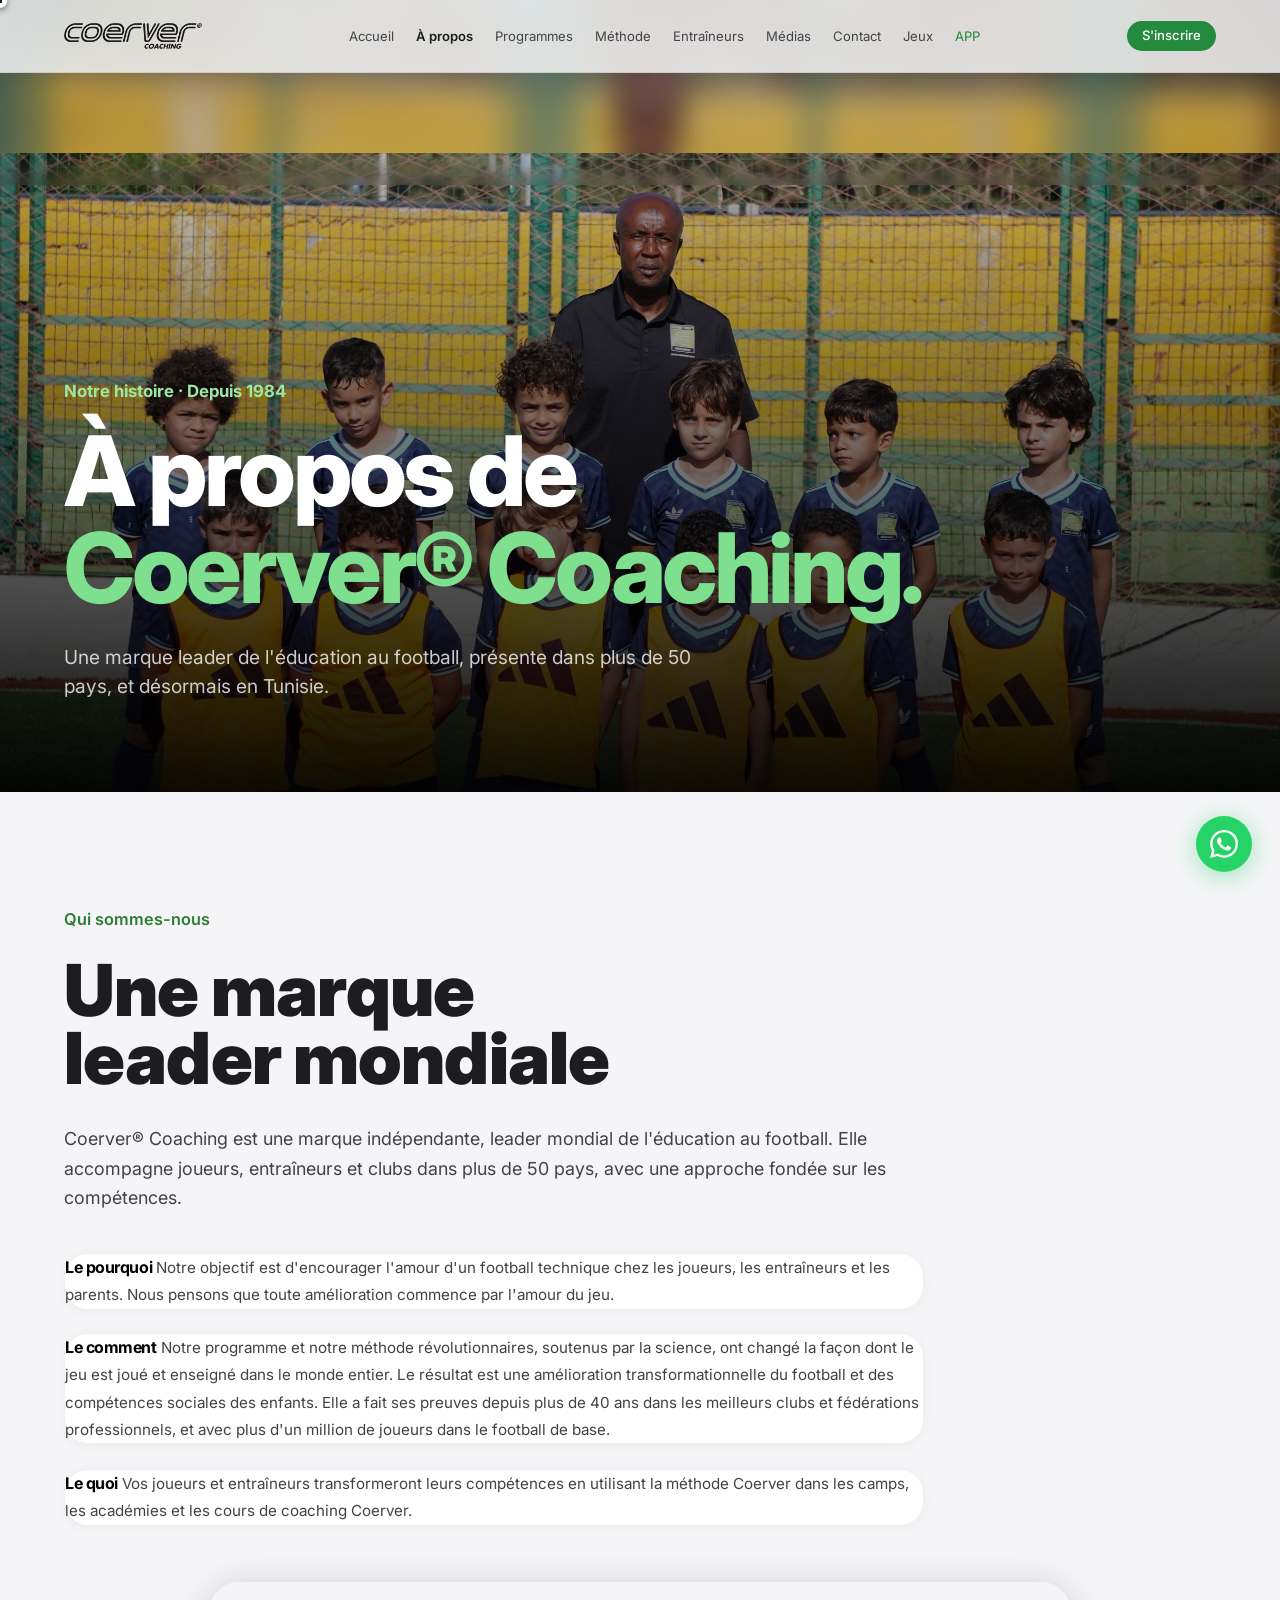
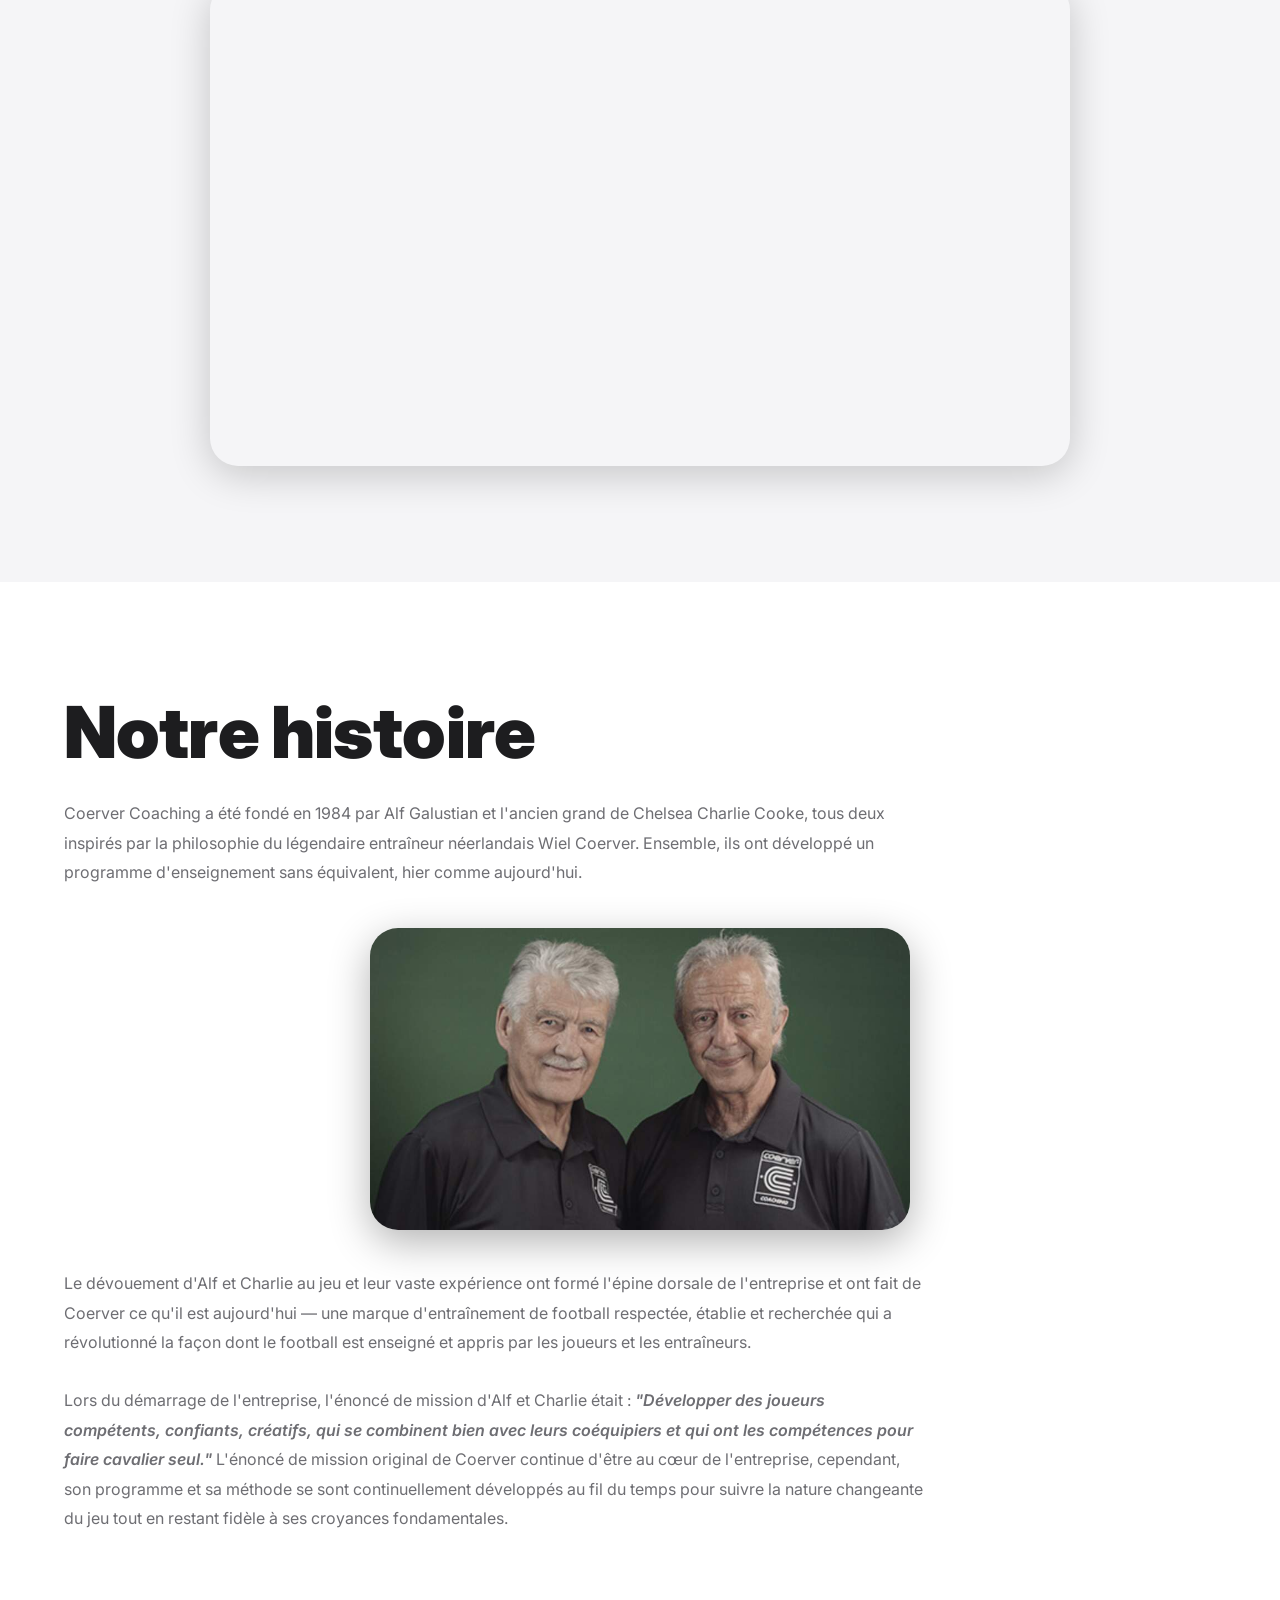
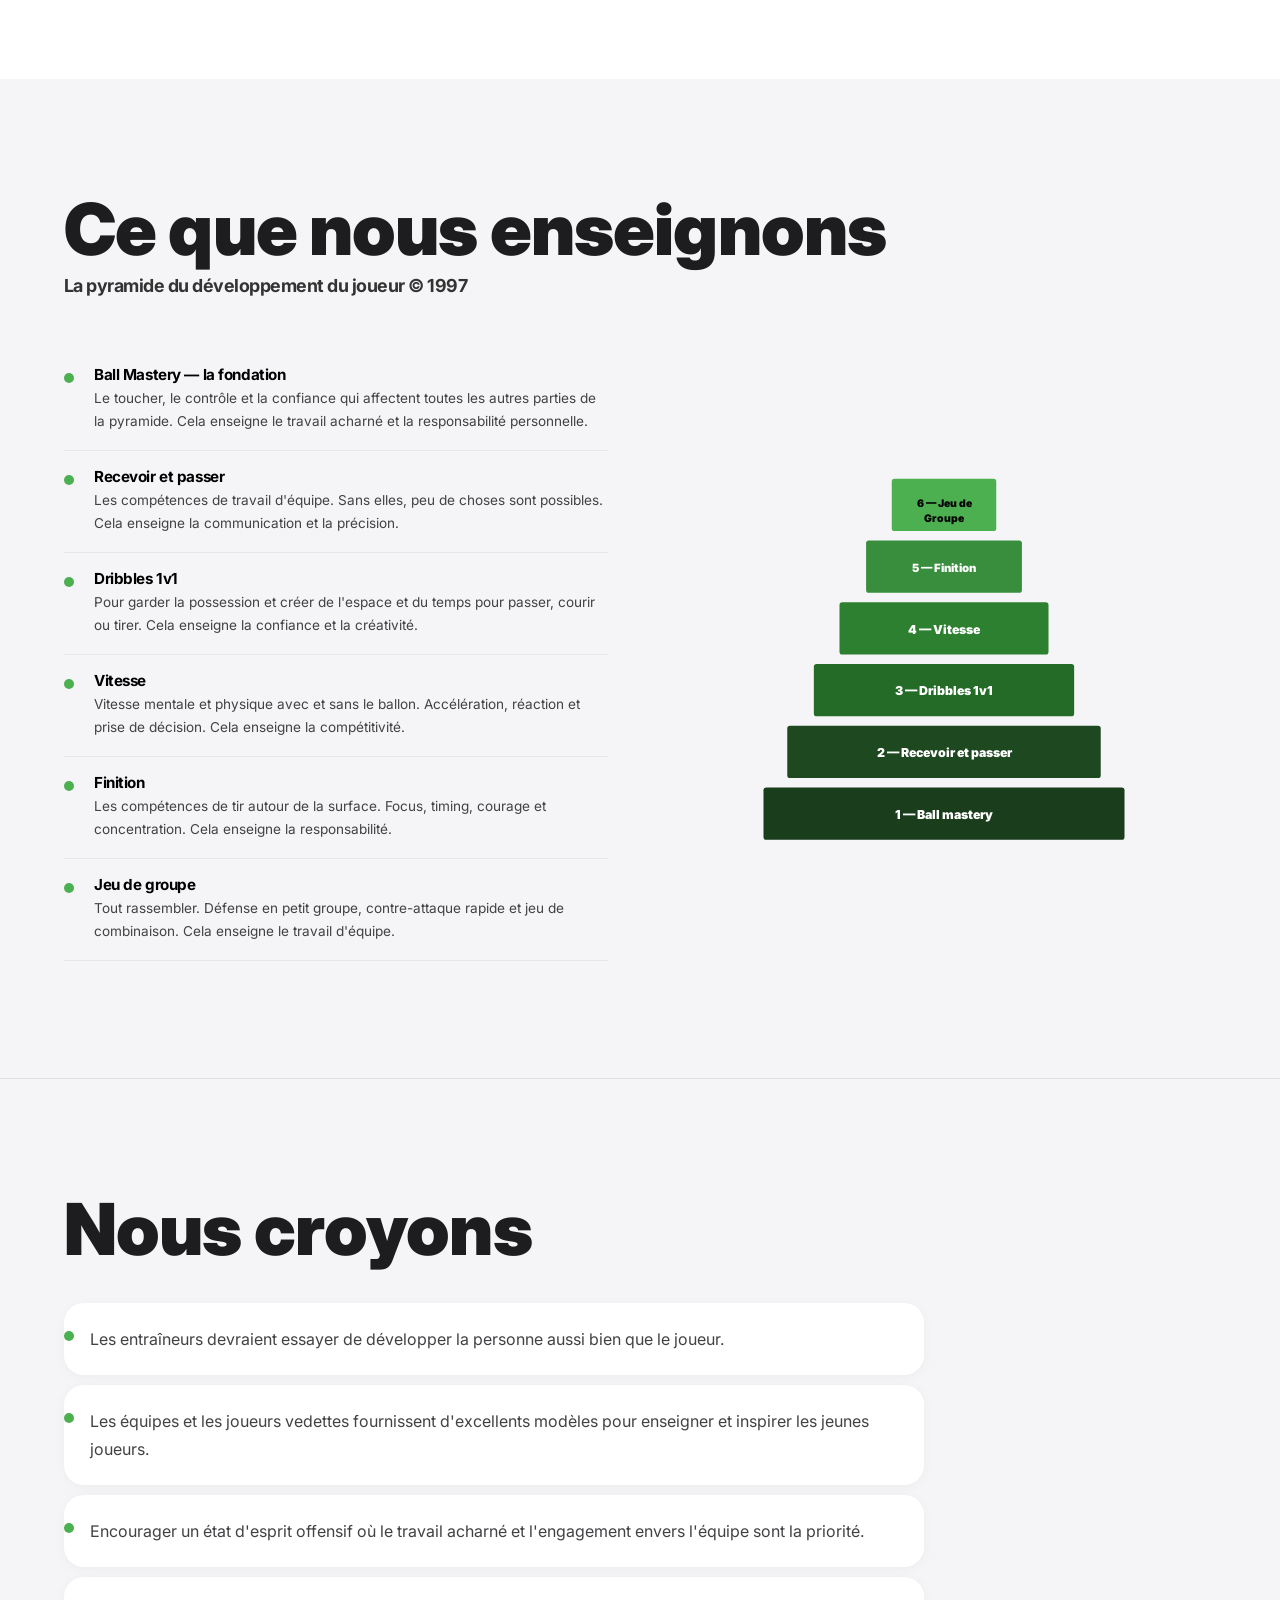
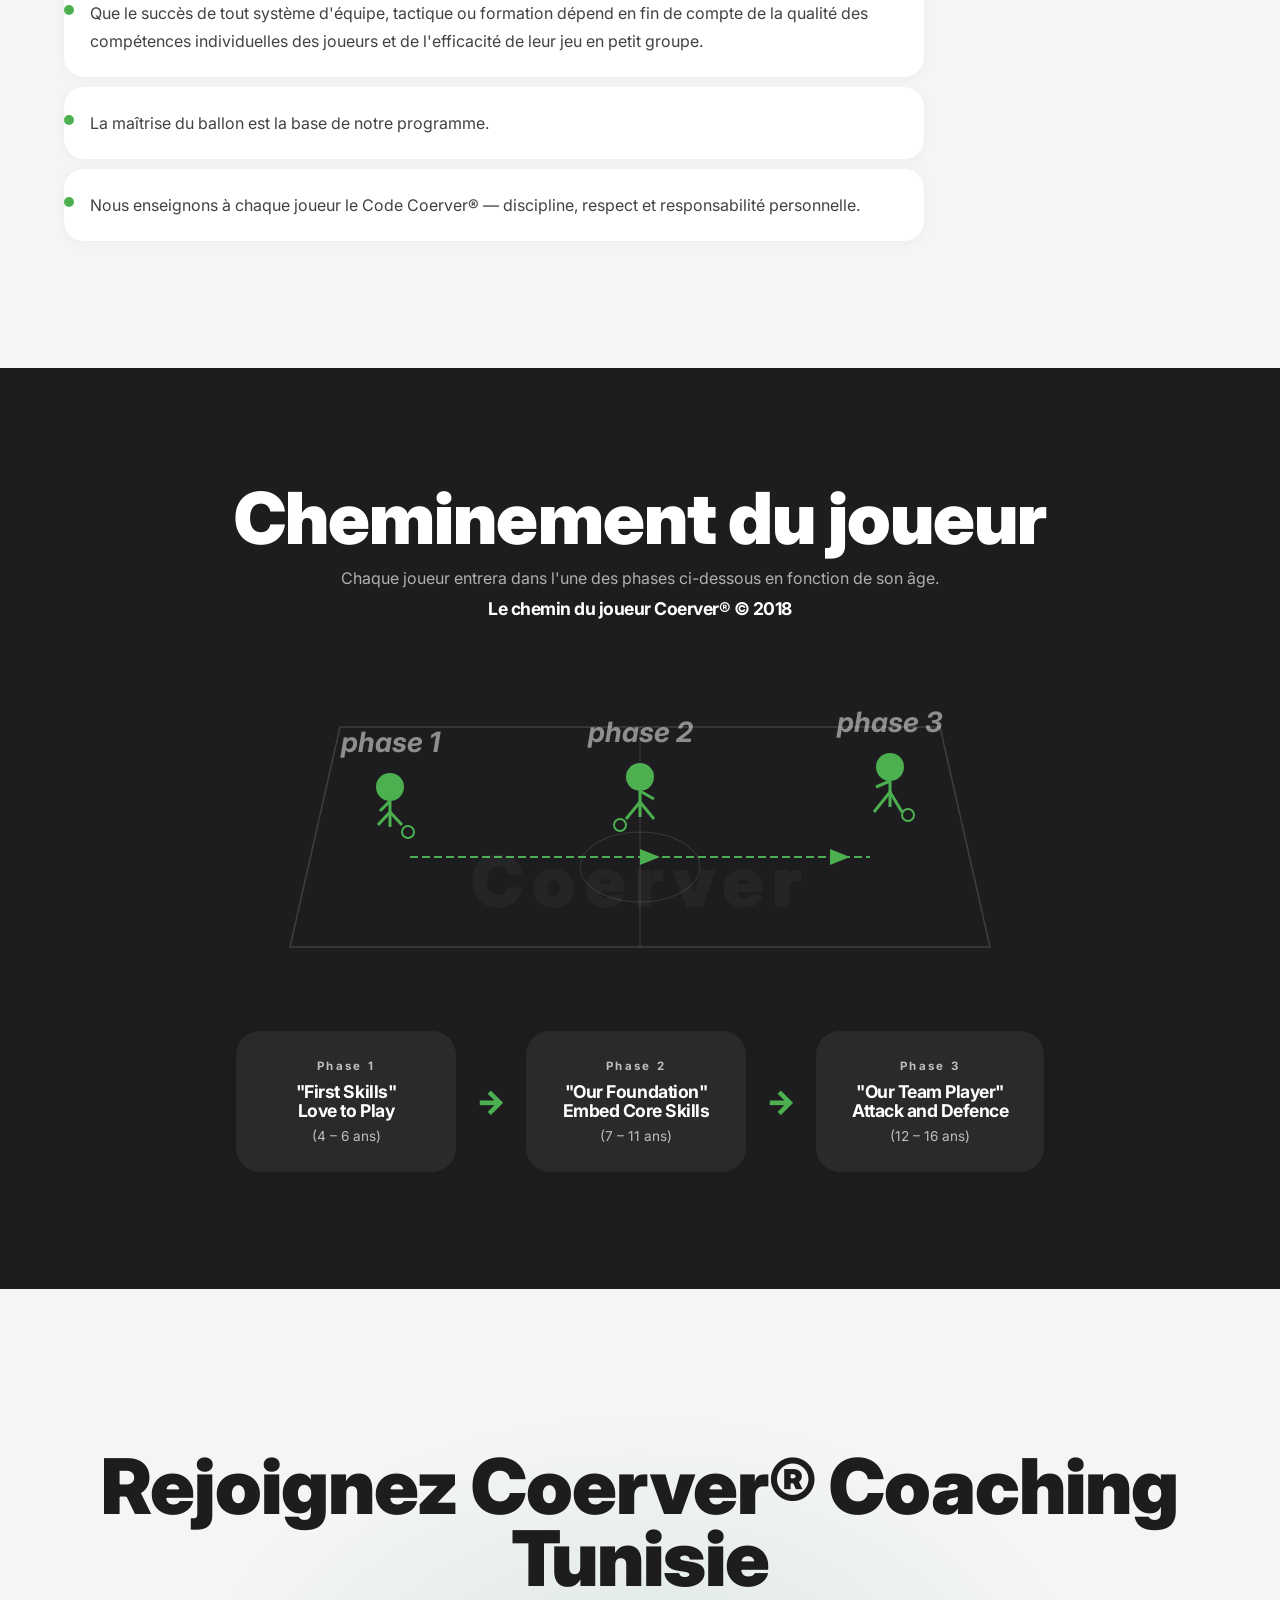
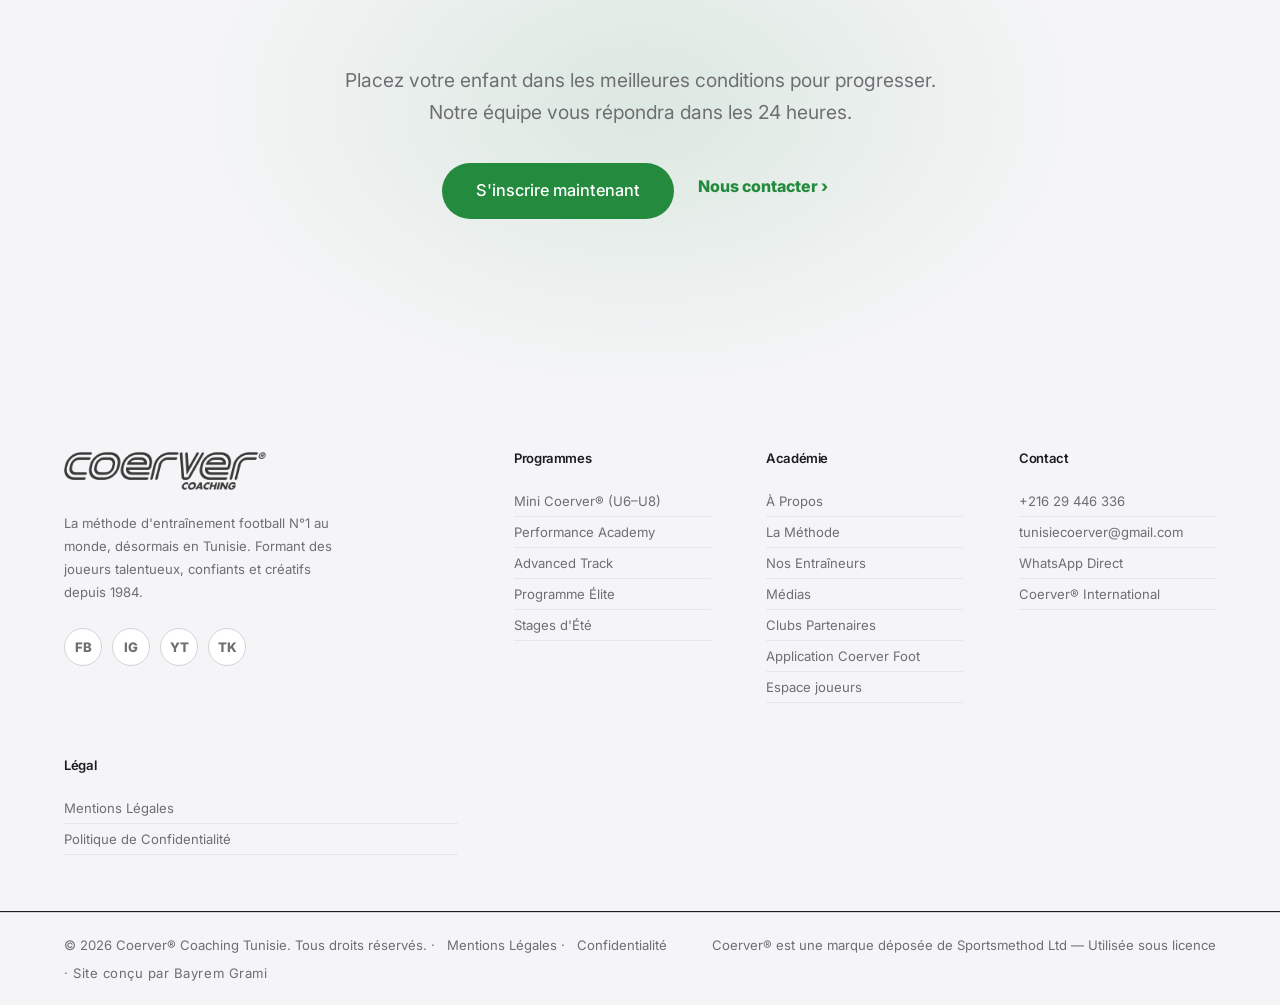
<file: apropos.html>
<!DOCTYPE html>
<html lang="fr">
<head>
  <meta charset="UTF-8" />
  <meta name="viewport" content="width=device-width, initial-scale=1.0" />
  <link rel="icon" href="/favicon.ico" sizes="any" />
  <link rel="icon" type="image/png" sizes="192x192" href="/favicon.png" />
  <link rel="icon" type="image/png" sizes="32x32" href="/favicon-32.png" />
  <link rel="apple-touch-icon" href="/favicon.png" />
  <meta name="description" content="Découvrez l'histoire et la philosophie de Coerver Coaching Tunisie, académie officielle de la méthode N°1 mondiale du football, présente dans plus de 50 pays." />
  <title>À Propos | Coerver Coaching Tunisie</title>
  <link rel="preconnect" href="https://fonts.googleapis.com" />
  <link rel="preconnect" href="https://fonts.gstatic.com" crossorigin />
  <link href="https://fonts.googleapis.com/css2?family=Inter:wght@400;500;600;700;800&display=swap" rel="stylesheet" />
  <link rel="stylesheet" href="assets/css/style.css" />
  <link rel="stylesheet" href="assets/css/mobile-fixes.css?v=5" />
  <script>document.documentElement.classList.add("js")</script>
  <link rel="stylesheet" href="assets/css/premium.css?v=12" />
  <link rel="stylesheet" href="assets/css/home.css?v=15" />
  <link rel="stylesheet" href="assets/css/fx.css?v=3" />
  <link rel="stylesheet" href="assets/css/extras.css?v=10" />
  <link rel="stylesheet" href="assets/css/features.css?v=8" />
  <link rel="stylesheet" href="assets/css/pages.css?v=12" />
  <link rel="stylesheet" href="assets/css/apple.css?v=17" />
  <meta property="og:image" content="https://coervertunisie.tn/assets/images/academie/hero-entrainement.jpg" />
  <meta property="og:site_name" content="Coerver Coaching Tunisie" />
  <meta name="twitter:card" content="summary_large_image" />
  <meta name="theme-color" content="#000000" />
</head>
<body class="page-inner pg pg-apropos">

  <!-- NAVBAR -->
    <header id="navbar" class="navbar-solid">
    <div class="container nav-single-row">
      <a href="index.html" class="nav-logo">
        <img src="assets/images/logo-light.png" alt="Coerver Coaching Tunisie" />
      </a>
      <nav class="nav-links">
        <a href="index.html"        class="nav-link">Accueil</a>
        <a href="apropos.html"      class="nav-link active">À propos</a>
        <a href="programmes.html"   class="nav-link">Programmes</a>
        <a href="methode.html"      class="nav-link">Méthode</a>
        <a href="entraineurs.html"  class="nav-link">Entraîneurs</a>
        <a href="medias.html"       class="nav-link">Médias</a>
        <a href="contact.html"      class="nav-link">Contact</a>
        <a href="jeux.html"         class="nav-link nav-link-jeux">Jeux</a>
        <a href="app.html"          class="nav-link nav-link-app">APP</a>
      </nav>
      <div class="nav-right">
        <a href="inscription.html" class="btn-inscription">S'inscrire</a>
        <button class="burger" id="burger">
          <span></span><span></span><span></span>
        </button>
      </div>
    </div>
  </header>

  <div class="xmenu" id="mobileMenu" aria-label="Menu">
    <div class="xm-top">
      <a href="index.html" class="xm-logo"><img src="assets/images/logo-light.png" alt="Coerver Coaching Tunisie" /></a>
      <button class="xm-close" id="mobileClose" type="button" aria-label="Fermer le menu"><span></span><span></span></button>
    </div>
    <nav class="xm-nav">
      <a href="index.html" class="xm-link xm-anim" style="--d:0"><small>01</small>Accueil<i>›</i></a>
      <a href="apropos.html" class="xm-link xm-anim on" style="--d:1" aria-current="page"><small>02</small>À propos<i>›</i></a>
      <a href="methode.html" class="xm-link xm-anim" style="--d:2"><small>03</small>La méthode<i>›</i></a>
      <a href="programmes.html" class="xm-link xm-anim" style="--d:3"><small>04</small>Programmes<i>›</i></a>
      <a href="entraineurs.html" class="xm-link xm-anim" style="--d:4"><small>05</small>Entraîneurs<i>›</i></a>
      <a href="medias.html" class="xm-link xm-anim" style="--d:5"><small>06</small>Médias<i>›</i></a>
      <a href="contact.html" class="xm-link xm-anim" style="--d:6"><small>07</small>Contact<i>›</i></a>
      <a href="jeux.html" class="xm-link xm-anim" style="--d:7"><small>08</small>Espace joueurs<i>›</i></a>
    </nav>
    <a href="app.html" class="xm-app xm-anim" style="--d:8">
      <span class="ic"><img src="assets/images/logo-light.png" alt="" /></span>
      <span class="tx"><em>Nouveau</em><b>Coerver Foot</b><small>L'app de l'académie · App Store</small></span>
      <i>›</i>
    </a>
    <div class="xm-foot xm-anim" style="--d:9">
      <a href="inscription.html" class="xm-cta">S'inscrire</a>
      <a href="https://wa.me/21658519189" target="_blank" rel="noopener noreferrer" class="xm-wa" aria-label="WhatsApp"><svg viewBox="0 0 24 24" fill="currentColor" width="20" height="20"><path d="M17.472 14.382c-.297-.149-1.758-.867-2.03-.967-.273-.099-.471-.148-.67.15-.197.297-.767.966-.94 1.164-.173.199-.347.223-.644.075-.297-.15-1.255-.463-2.39-1.475-.883-.788-1.48-1.761-1.653-2.059-.173-.297-.018-.458.13-.606.134-.133.298-.347.446-.52.149-.174.198-.298.298-.497.099-.198.05-.371-.025-.52-.075-.149-.669-1.612-.916-2.207-.242-.579-.487-.5-.669-.51-.173-.008-.371-.01-.57-.01-.198 0-.52.074-.792.372-.272.297-1.04 1.016-1.04 2.479 0 1.462 1.065 2.875 1.213 3.074.149.198 2.096 3.2 5.077 4.487.709.306 1.262.489 1.694.625.712.227 1.36.195 1.871.118.571-.085 1.758-.719 2.006-1.413.248-.694.248-1.289.173-1.413-.074-.124-.272-.198-.57-.347m-5.421 7.403h-.004a9.87 9.87 0 01-5.031-1.378l-.361-.214-3.741.982.998-3.648-.235-.374a9.86 9.86 0 01-1.51-5.26c.001-5.45 4.436-9.884 9.888-9.884 2.64 0 5.122 1.03 6.988 2.898a9.825 9.825 0 012.893 6.994c-.003 5.45-4.437 9.884-9.885 9.884m8.413-18.297A11.815 11.815 0 0012.05 0C5.495 0 .16 5.335.157 11.892c0 2.096.547 4.142 1.588 5.945L.057 24l6.305-1.654a11.882 11.882 0 005.683 1.448h.005c6.554 0 11.89-5.335 11.893-11.893A11.821 11.821 0 0020.885 3.488"/></svg></a>
    </div>
    <div class="xm-social xm-anim" style="--d:10">
      <a href="https://www.facebook.com/profile.php?id=61591004705430" target="_blank" rel="noopener noreferrer" aria-label="Facebook"><svg viewBox="0 0 24 24" fill="currentColor" width="20" height="20"><path d="M18 2h-3a5 5 0 00-5 5v3H7v4h3v8h4v-8h3l1-4h-4V7a1 1 0 011-1h3z"/></svg></a>
      <a href="https://www.instagram.com/coervertunisiee/" target="_blank" rel="noopener noreferrer" aria-label="Instagram"><svg viewBox="0 0 24 24" fill="none" stroke="currentColor" stroke-width="2" width="20" height="20"><rect x="2" y="2" width="20" height="20" rx="5"/><circle cx="12" cy="12" r="4"/><circle cx="17.5" cy="6.5" r="1" fill="currentColor" stroke="none"/></svg></a>
      <a href="https://www.youtube.com/@PlayGreatSoccer" target="_blank" rel="noopener noreferrer" aria-label="YouTube"><svg viewBox="0 0 24 24" fill="currentColor" width="20" height="20"><path d="M22.54 6.42a2.78 2.78 0 00-1.95-1.96C18.88 4 12 4 12 4s-6.88 0-8.59.46a2.78 2.78 0 00-1.95 1.96A29 29 0 001 12a29 29 0 00.46 5.58A2.78 2.78 0 003.41 19.6C5.12 20 12 20 12 20s6.88 0 8.59-.46a2.78 2.78 0 001.95-1.95A29 29 0 0023 12a29 29 0 00-.46-5.58z"/><polygon points="9.75 15.02 15.5 12 9.75 8.98 9.75 15.02" fill="white"/></svg></a>
      <a href="https://www.tiktok.com/@coervertunisie" target="_blank" rel="noopener noreferrer" aria-label="TikTok"><svg viewBox="0 0 24 24" fill="currentColor" width="20" height="20"><path d="M12.525.02c1.31-.02 2.61-.01 3.91-.02.08 1.53.63 3.09 1.75 4.17 1.12 1.11 2.7 1.62 4.24 1.79v4.03c-1.44-.05-2.89-.35-4.2-.97-.57-.26-1.1-.59-1.62-.93-.01 2.92.01 5.84-.02 8.75-.08 1.4-.54 2.79-1.35 3.94-1.31 1.92-3.58 3.17-5.91 3.21-1.43.08-2.86-.31-4.08-1.03-2.02-1.19-3.44-3.37-3.65-5.71-.02-.5-.03-1-.01-1.49.18-1.9 1.12-3.72 2.58-4.96 1.66-1.44 3.98-2.13 6.15-1.72.02 1.48-.04 2.96-.04 4.44-.99-.32-2.15-.23-3.02.37-.63.41-1.11 1.04-1.36 1.75-.21.51-.15 1.07-.14 1.61.24 1.64 1.82 3.02 3.5 2.87 1.12-.01 2.19-.66 2.77-1.61.19-.33.4-.67.41-1.06.1-1.79.06-3.57.07-5.36.01-4.03-.01-8.05.02-12.07z"/></svg></a>
    </div>
  </div>

  <main class="page-main">

    <!-- 
         SECTION 1 — BLANC
         Titre + Le Pourquoi/Comment/Quoi + Video
     -->
    <section class="pg-hero pg-hero-equipe" style="--img:url('/assets/images/academie/equipe-hero.jpg')">
      <div class="container">
        <span class="h-kicker">Notre histoire · Depuis 1984</span>
        <h1>À propos de<br /><span>Coerver® Coaching.</span></h1>
        <p>Une marque leader de l'éducation au football, présente dans plus de 50 pays, et désormais en Tunisie.</p>
      </div>
    </section>

    <section class="ap-intro">
      <div class="container">

        <span class="section-tag">Qui sommes-nous</span>
        <h2 class="ap-intro-title" style="margin-top:16px">Une marque<br />leader mondiale</h2>

        <p class="ap-intro-lead">
          Coerver® Coaching est une marque indépendante, leader mondial de l'éducation au football. Elle accompagne joueurs, entraîneurs et clubs dans plus de 50 pays, avec une approche fondée sur les compétences.
        </p>

        <div class="ap-pillars">
          <div class="ap-pillar">
            <h3 class="ap-pillar-title">Le pourquoi</h3>
            <p class="ap-pillar-text">
              Notre objectif est d'encourager l'amour d'un football technique chez les joueurs,
              les entraîneurs et les parents. Nous pensons que toute amélioration commence
              par l'amour du jeu.
            </p>
          </div>
          <div class="ap-pillar">
            <h3 class="ap-pillar-title">Le comment</h3>
            <p class="ap-pillar-text">
              Notre programme et notre méthode révolutionnaires, soutenus par la science,
              ont changé la façon dont le jeu est joué et enseigné dans le monde entier.
              Le résultat est une amélioration transformationnelle du football et des
              compétences sociales des enfants. Elle a fait ses preuves depuis plus de 40 ans
              dans les meilleurs clubs et fédérations professionnels, et avec plus d'un
              million de joueurs dans le football de base.
            </p>
          </div>
          <div class="ap-pillar">
            <h3 class="ap-pillar-title">Le quoi</h3>
            <p class="ap-pillar-text">
              Vos joueurs et entraîneurs transformeront leurs compétences en utilisant
              la méthode Coerver dans les camps, les académies et les cours de coaching
              Coerver.
            </p>
          </div>
        </div>

        <!-- VIDEO YOUTUBE — exactement comme le site officiel -->
        <div class="ap-video-wrap">
          <div class="ap-video-container">
            <iframe
              src="https://www.youtube.com/embed/HneFWxEac_U"
              title="Coerver Coaching About Us"
              frameborder="0"
              allow="accelerometer; autoplay; clipboard-write; encrypted-media; gyroscope; picture-in-picture"
              allowfullscreen>
            </iframe>
          </div>
        </div>

      </div>
    </section>

    <!-- 
         SECTION 2 — VERT
         Notre Histoire
     -->
    <section class="ap-history">
      <div class="container">

        <h2 class="ap-history-title">Notre histoire</h2>

        <p class="ap-history-text">
          Coerver Coaching a été fondé en 1984 par Alf Galustian et l'ancien grand
          de Chelsea Charlie Cooke, tous deux inspirés par la philosophie du
          légendaire entraîneur néerlandais Wiel Coerver. Ensemble, ils ont développé un programme d'enseignement sans équivalent, hier comme aujourd'hui.
        </p>

        <!-- PHOTO ALF & CHARLIE -->
        <div class="ap-history-photo">
          <img loading="lazy" decoding="async" src="assets/images/alf-charlie.jpg" alt="Alf Galustian et Charlie Cooke — Fondateurs Coerver Coaching 1984" />
        </div>

        <p class="ap-history-text">
          Le dévouement d'Alf et Charlie au jeu et leur vaste expérience ont formé l'épine dorsale de l'entreprise et ont fait de Coerver ce qu'il est
          aujourd'hui — une marque d'entraînement de football respectée, établie
          et recherchée qui a révolutionné la façon dont le football est enseigné et appris par les joueurs et les entraîneurs.
        </p>

        <p class="ap-history-text">
          Lors du démarrage de l'entreprise, l'énoncé de mission d'Alf et Charlie était :
          <em>"Développer des joueurs compétents, confiants, créatifs, qui se combinent
          bien avec leurs coéquipiers et qui ont les compétences pour faire cavalier seul."</em>
          L'énoncé de mission original de Coerver continue d'être au cœur de l'entreprise,
          cependant, son programme et sa méthode se sont continuellement développés au fil
          du temps pour suivre la nature changeante du jeu tout en restant fidèle à ses
          croyances fondamentales.
        </p>

      </div>
    </section>

    <!-- 
         SECTION 3 — BLANC
         La Pyramide
     -->
    <section class="ap-pyramid-section">
      <div class="container">

        <h2 class="ap-section-title-dark">Ce que nous enseignons</h2>
        <h3 class="ap-section-subtitle-dark">La pyramide du développement du joueur © 1997</h3>

        <div class="ap-pyramid-grid">

          <div class="ap-pyramid-levels">
            <div class="ap-pyr-item">
              <div class="ap-pyr-dot"></div>
              <div>
                <h4 class="ap-pyr-name">Ball Mastery — la fondation</h4>
                <p class="ap-pyr-text">
                  Le toucher, le contrôle et la confiance qui affectent toutes les
                  autres parties de la pyramide. Cela enseigne le travail acharné
                  et la responsabilité personnelle.
                </p>
              </div>
            </div>
            <div class="ap-pyr-item">
              <div class="ap-pyr-dot"></div>
              <div>
                <h4 class="ap-pyr-name">Recevoir et passer</h4>
                <p class="ap-pyr-text">
                  Les compétences de travail d'équipe. Sans elles, peu de choses sont
                  possibles. Cela enseigne la communication et la précision.
                </p>
              </div>
            </div>
            <div class="ap-pyr-item">
              <div class="ap-pyr-dot"></div>
              <div>
                <h4 class="ap-pyr-name">Dribbles 1v1</h4>
                <p class="ap-pyr-text">
                  Pour garder la possession et créer de l'espace et du temps
                  pour passer, courir ou tirer. Cela enseigne la confiance
                  et la créativité.
                </p>
              </div>
            </div>
            <div class="ap-pyr-item">
              <div class="ap-pyr-dot"></div>
              <div>
                <h4 class="ap-pyr-name">Vitesse</h4>
                <p class="ap-pyr-text">
                  Vitesse mentale et physique avec et sans le ballon.
                  Accélération, réaction et prise de décision. Cela enseigne
                  la compétitivité.
                </p>
              </div>
            </div>
            <div class="ap-pyr-item">
              <div class="ap-pyr-dot"></div>
              <div>
                <h4 class="ap-pyr-name">Finition</h4>
                <p class="ap-pyr-text">
                  Les compétences de tir autour de la surface. Focus, timing,
                  courage et concentration. Cela enseigne la responsabilité.
                </p>
              </div>
            </div>
            <div class="ap-pyr-item">
              <div class="ap-pyr-dot"></div>
              <div>
                <h4 class="ap-pyr-name">Jeu de groupe</h4>
                <p class="ap-pyr-text">
                  Tout rassembler. Défense en petit groupe, contre-attaque
                  rapide et jeu de combinaison. Cela enseigne le travail
                  d'équipe.
                </p>
              </div>
            </div>
          </div>

          <!-- Pyramide visuelle SVG -->
          <div class="ap-pyramid-visual">
            <svg viewBox="0 0 400 420" xmlns="http://www.w3.org/2000/svg">
              <!-- Level 1 - Base - Ball Mastery -->
              <rect x="10"  y="350" width="380" height="55" rx="3" fill="#1a3d1c"/>
              <text x="200" y="383" text-anchor="middle" fill="white" font-family="Inter, sans-serif" font-weight="900" font-size="13" letter-spacing="0">1 — Ball mastery</text>
              <!-- Level 2 -->
              <rect x="35"  y="285" width="330" height="55" rx="3" fill="#1e4820"/>
              <text x="200" y="318" text-anchor="middle" fill="white" font-family="Inter, sans-serif" font-weight="900" font-size="13" letter-spacing="0">2 — Recevoir et passer</text>
              <!-- Level 3 -->
              <rect x="63"  y="220" width="274" height="55" rx="3" fill="#256b28"/>
              <text x="200" y="253" text-anchor="middle" fill="white" font-family="Inter, sans-serif" font-weight="900" font-size="13" letter-spacing="0">3 — Dribbles 1v1</text>
              <!-- Level 4 -->
              <rect x="90"  y="155" width="220" height="55" rx="3" fill="#2d8030"/>
              <text x="200" y="188" text-anchor="middle" fill="white" font-family="Inter, sans-serif" font-weight="900" font-size="13" letter-spacing="0">4 — Vitesse</text>
              <!-- Level 5 -->
              <rect x="118" y="90"  width="164" height="55" rx="3" fill="#388E3C"/>
              <text x="200" y="123" text-anchor="middle" fill="white" font-family="Inter, sans-serif" font-weight="900" font-size="12" letter-spacing="0">5 — Finition</text>
              <!-- Level 6 - Top -->
              <rect x="145" y="25"  width="110" height="55" rx="3" fill="#4CAF50"/>
              <text x="200" y="55"  text-anchor="middle" fill="#000" font-family="Inter, sans-serif" font-weight="900" font-size="11" letter-spacing="0">6 — Jeu de</text>
              <text x="200" y="70"  text-anchor="middle" fill="#000" font-family="Inter, sans-serif" font-weight="900" font-size="11" letter-spacing="0">Groupe</text>
            </svg>
          </div>

        </div>
      </div>
    </section>

    <!-- 
         SECTION 4 — BLANC
         Nous Croyons
     -->
    <section class="ap-beliefs-section">
      <div class="container">

        <h2 class="ap-section-title-dark">Nous croyons</h2>

        <ul class="ap-beliefs-list">
          <li class="ap-belief-item">
            Les entraîneurs devraient essayer de développer la personne aussi bien que le joueur.
          </li>
          <li class="ap-belief-item">
            Les équipes et les joueurs vedettes fournissent d'excellents modèles pour enseigner
            et inspirer les jeunes joueurs.
          </li>
          <li class="ap-belief-item">
            Encourager un état d'esprit offensif où le travail acharné et l'engagement envers
            l'équipe sont la priorité.
          </li>
          <li class="ap-belief-item">
            Que le succès de tout système d'équipe, tactique ou formation dépend en fin de compte
            de la qualité des compétences individuelles des joueurs et de l'efficacité de leur
            jeu en petit groupe.
          </li>
          <li class="ap-belief-item">
            La maîtrise du ballon est la base de notre programme.
          </li>
          <li class="ap-belief-item">
            Nous enseignons à chaque joueur le Code Coerver® — discipline, respect et
            responsabilité personnelle.
          </li>
        </ul>

      </div>
    </section>

    <!-- 
         SECTION 5 — NOIR
         Cheminement du Joueur
     -->
    <section class="ap-pathway-section">
      <div class="container">

        <h2 class="ap-section-title-white">Cheminement du joueur</h2>
        <p class="ap-pathway-intro">
          Chaque joueur entrera dans l'une des phases ci-dessous en fonction de son âge.
        </p>
        <h3 class="ap-pathway-subtitle">Le chemin du joueur Coerver® © 2018</h3>

        <!-- Chemin visuel SVG — style officiel -->
        <div class="ap-pathway-visual">
          <svg viewBox="0 0 900 320" xmlns="http://www.w3.org/2000/svg" class="ap-pathway-svg">

            <!-- Terrain de foot (perspective) -->
            <polygon points="100,280 800,280 750,60 150,60" fill="none" stroke="rgba(255,255,255,0.15)" stroke-width="1.5"/>
            <!-- Ligne centrale -->
            <line x1="450" y1="60" x2="450" y2="280" stroke="rgba(255,255,255,0.15)" stroke-width="1"/>
            <!-- Cercle central -->
            <ellipse cx="450" cy="200" rx="60" ry="35" fill="none" stroke="rgba(255,255,255,0.12)" stroke-width="1"/>

            <!-- Ligne de progression -->
            <line x1="220" y1="190" x2="680" y2="190" stroke="#4CAF50" stroke-width="2" stroke-dasharray="8,4"/>

            <!-- Fleches -->
            <polygon points="450,182 470,190 450,198" fill="#4CAF50"/>
            <polygon points="640,182 660,190 640,198" fill="#4CAF50"/>

            <!-- Joueur Phase 1 -->
            <g transform="translate(200,140)">
              <ellipse cx="0" cy="-20" rx="14" ry="14" fill="#4CAF50"/>
              <line x1="0" y1="-6" x2="0" y2="20" stroke="#4CAF50" stroke-width="3"/>
              <line x1="0" y1="5" x2="-12" y2="18" stroke="#4CAF50" stroke-width="3"/>
              <line x1="0" y1="5" x2="12" y2="18" stroke="#4CAF50" stroke-width="3"/>
              <line x1="0" y1="-6" x2="-10" y2="4" stroke="#4CAF50" stroke-width="3"/>
              <circle cx="18" cy="25" r="6" fill="none" stroke="#4CAF50" stroke-width="2"/>
            </g>

            <!-- Joueur Phase 2 -->
            <g transform="translate(450,130)">
              <ellipse cx="0" cy="-20" rx="14" ry="14" fill="#4CAF50"/>
              <line x1="0" y1="-6" x2="0" y2="20" stroke="#4CAF50" stroke-width="3"/>
              <line x1="0" y1="5" x2="-14" y2="22" stroke="#4CAF50" stroke-width="3"/>
              <line x1="0" y1="5" x2="14" y2="22" stroke="#4CAF50" stroke-width="3"/>
              <line x1="0" y1="-6" x2="14" y2="2" stroke="#4CAF50" stroke-width="3"/>
              <circle cx="-20" cy="28" r="6" fill="none" stroke="#4CAF50" stroke-width="2"/>
            </g>

            <!-- Joueur Phase 3 -->
            <g transform="translate(700,120)">
              <ellipse cx="0" cy="-20" rx="14" ry="14" fill="#4CAF50"/>
              <line x1="0" y1="-6" x2="0" y2="20" stroke="#4CAF50" stroke-width="3"/>
              <line x1="0" y1="5" x2="-16" y2="25" stroke="#4CAF50" stroke-width="3"/>
              <line x1="0" y1="5" x2="12" y2="25" stroke="#4CAF50" stroke-width="3"/>
              <line x1="0" y1="-6" x2="-14" y2="0" stroke="#4CAF50" stroke-width="3"/>
              <circle cx="18" cy="28" r="6" fill="none" stroke="#4CAF50" stroke-width="2"/>
            </g>

            <!-- Labels Phase -->
            <text x="200" y="85" text-anchor="middle" fill="rgba(255,255,255,0.5)" font-family="Inter, sans-serif" font-style="italic" font-size="28" font-weight="700">phase 1</text>
            <text x="450" y="75" text-anchor="middle" fill="rgba(255,255,255,0.5)" font-family="Inter, sans-serif" font-style="italic" font-size="28" font-weight="700">phase 2</text>
            <text x="700" y="65" text-anchor="middle" fill="rgba(255,255,255,0.5)" font-family="Inter, sans-serif" font-style="italic" font-size="28" font-weight="700">phase 3</text>

            <!-- Texte Coerver en fond -->
            <text x="450" y="240" text-anchor="middle" fill="rgba(255,255,255,0.04)" font-family="Inter, sans-serif" font-weight="900" font-size="72" letter-spacing="8">Coerver</text>

          </svg>
        </div>

        <!-- Phase cards -->
        <div class="ap-phase-cards">
          <div class="ap-phase-card">
            <div class="ap-phase-label">Phase 1</div>
            <h4 class="ap-phase-name">"First Skills"<br />Love to Play</h4>
            <p class="ap-phase-age">(4 – 6 ans)</p>
          </div>
          <div class="ap-phase-arrow">→</div>
          <div class="ap-phase-card">
            <div class="ap-phase-label">Phase 2</div>
            <h4 class="ap-phase-name">"Our Foundation"<br />Embed Core Skills</h4>
            <p class="ap-phase-age">(7 – 11 ans)</p>
          </div>
          <div class="ap-phase-arrow">→</div>
          <div class="ap-phase-card">
            <div class="ap-phase-label">Phase 3</div>
            <h4 class="ap-phase-name">"Our Team Player"<br />Attack and Defence</h4>
            <p class="ap-phase-age">(12 – 16 ans)</p>
          </div>
        </div>

      </div>
    </section>

    <!-- 
         SECTION 6 — VERT
         CTA Final
     -->
    <section class="ap-cta-section">
      <div class="container ap-cta-inner">
        <h2 class="ap-cta-title">Rejoignez Coerver® Coaching Tunisie</h2>
        <p class="ap-cta-text">
          Placez votre enfant dans les meilleures conditions pour progresser.
          Notre équipe vous répondra dans les 24 heures.
        </p>
        <div class="ap-cta-btns">
          <a href="inscription.html" class="btn-cta-black">S'inscrire maintenant</a>
          <a href="contact.html"     class="btn-cta-outline">Nous contacter</a>
        </div>
      </div>
    </section>

  </main>

  <!-- FOOTER -->
  <footer class="footer">
    <div class="container footer-inner">
      <div class="footer-brand">
        <img src="assets/images/logo-light.png" alt="Coerver Coaching Tunisie" class="footer-logo" />
        <p class="footer-desc">
          La méthode d'entraînement football N°1 au monde, désormais en Tunisie.
          Formant des joueurs talentueux, confiants et créatifs depuis 1984.
        </p>
        <div class="footer-social">
          <a href="https://www.facebook.com/profile.php?id=61591004705430" class="social-link" target="_blank" rel="noopener noreferrer">FB</a>
          <a href="https://www.instagram.com/coervertunisiee/" class="social-link" target="_blank" rel="noopener noreferrer">IG</a>
          <a href="https://www.youtube.com/@PlayGreatSoccer" target="_blank" rel="noopener noreferrer" class="social-link">YT</a>
          <a href="https://www.tiktok.com/@coervertunisie" target="_blank" rel="noopener noreferrer" class="social-link">TK</a>
          
        </div>
      </div>
      <div class="footer-col">
        <h4 class="footer-col-title">Programmes</h4>
        <a href="programmes.html">Mini Coerver® (U6–U8)</a>
        <a href="programmes.html">Performance Academy</a>
        <a href="programmes.html">Advanced Track</a>
        <a href="programmes.html">Programme Élite</a>
        <a href="programmes.html">Stages d'Été</a>
      </div>
      <div class="footer-col">
        <h4 class="footer-col-title">Académie</h4>
        <a href="apropos.html">À Propos</a>
        <a href="methode.html">La Méthode</a>
        <a href="entraineurs.html">Nos Entraîneurs</a>
        <a href="medias.html">Médias</a>
        <a href="contact.html">Clubs Partenaires</a>
        <a href="app.html">Application Coerver Foot</a>
        <a href="jeux.html">Espace joueurs</a>
      </div>
      <div class="footer-col">
        <h4 class="footer-col-title">Contact</h4>
        <a href="tel:+21629446336">+216 29 446 336</a>
        <a href="mailto:tunisiecoerver@gmail.com">tunisiecoerver@gmail.com</a>
        <a href="https://wa.me/21658519189" target="_blank" rel="noopener noreferrer">WhatsApp Direct</a>
        <a href="https://www.coervercoaching.com" target="_blank" rel="noopener noreferrer">Coerver® International</a>
      </div>
      <div class="footer-col">
        <h4 class="footer-col-title">Légal</h4>
        <a href="mentions-legales.html">Mentions Légales</a>
        <a href="politique-confidentialite.html">Politique de Confidentialité</a>
      </div>
    </div>
    <div class="footer-bottom">
      <div class="container footer-bottom-inner">
        <span>© 2026 Coerver® Coaching Tunisie. Tous droits réservés. · <a href="mentions-legales.html" style="color:rgba(255,255,255,.5);text-decoration:none;margin-left:8px;">Mentions Légales</a> · <a href="politique-confidentialite.html" style="color:rgba(255,255,255,.5);text-decoration:none;margin-left:8px;">Confidentialité</a></span>
        <span class="footer-license">Coerver® est une marque déposée de Sportsmethod Ltd — Utilisée sous licence</span><span class="footer-credit"> · Site conçu par <a href="https://www.linkedin.com/in/bayrem-grami" target="_blank" rel="noopener noreferrer" style="color:rgba(255,255,255,0.3);text-decoration:none;">Bayrem Grami</a></span>
      </div>
    </div>
  

</footer>
  <a href="https://wa.me/21658519189" target="_blank" rel="noopener noreferrer" class="wa-float">
    <svg viewBox="0 0 24 24" fill="white" width="28" height="28">
      <path d="M17.472 14.382c-.297-.149-1.758-.867-2.03-.967-.273-.099-.471-.148-.67.15-.197.297-.767.966-.94 1.164-.173.199-.347.223-.644.075-.297-.15-1.255-.463-2.39-1.475-.883-.788-1.48-1.761-1.653-2.059-.173-.297-.018-.458.13-.606.134-.133.298-.347.446-.52.149-.174.198-.298.298-.497.099-.198.05-.371-.025-.52-.075-.149-.669-1.612-.916-2.207-.242-.579-.487-.5-.669-.51-.173-.008-.371-.01-.57-.01-.198 0-.52.074-.792.372-.272.297-1.04 1.016-1.04 2.479 0 1.462 1.065 2.875 1.213 3.074.149.198 2.096 3.2 5.077 4.487.709.306 1.262.489 1.694.625.712.227 1.36.195 1.871.118.571-.085 1.758-.719 2.006-1.413.248-.694.248-1.289.173-1.413-.074-.124-.272-.198-.57-.347m-5.421 7.403h-.004a9.87 9.87 0 01-5.031-1.378l-.361-.214-3.741.982.998-3.648-.235-.374a9.86 9.86 0 01-1.51-5.26c.001-5.45 4.436-9.884 9.888-9.884 2.64 0 5.122 1.03 6.988 2.898a9.825 9.825 0 012.893 6.994c-.003 5.45-4.437 9.884-9.885 9.884m8.413-18.297A11.815 11.815 0 0012.05 0C5.495 0 .16 5.335.157 11.892c0 2.096.547 4.142 1.588 5.945L.057 24l6.305-1.654a11.882 11.882 0 005.683 1.448h.005c6.554 0 11.89-5.335 11.893-11.893A11.821 11.821 0 0020.885 3.488"/>
    </svg>
  </a>

  <script src="assets/js/main.js?v=10"></script>
  <script src="assets/js/premium.js?v=21" defer></script>
  <script src="assets/js/extras.js?v=10" defer></script>
  <script src="assets/js/features.js?v=6" defer></script>
</body>
</html>
</file>
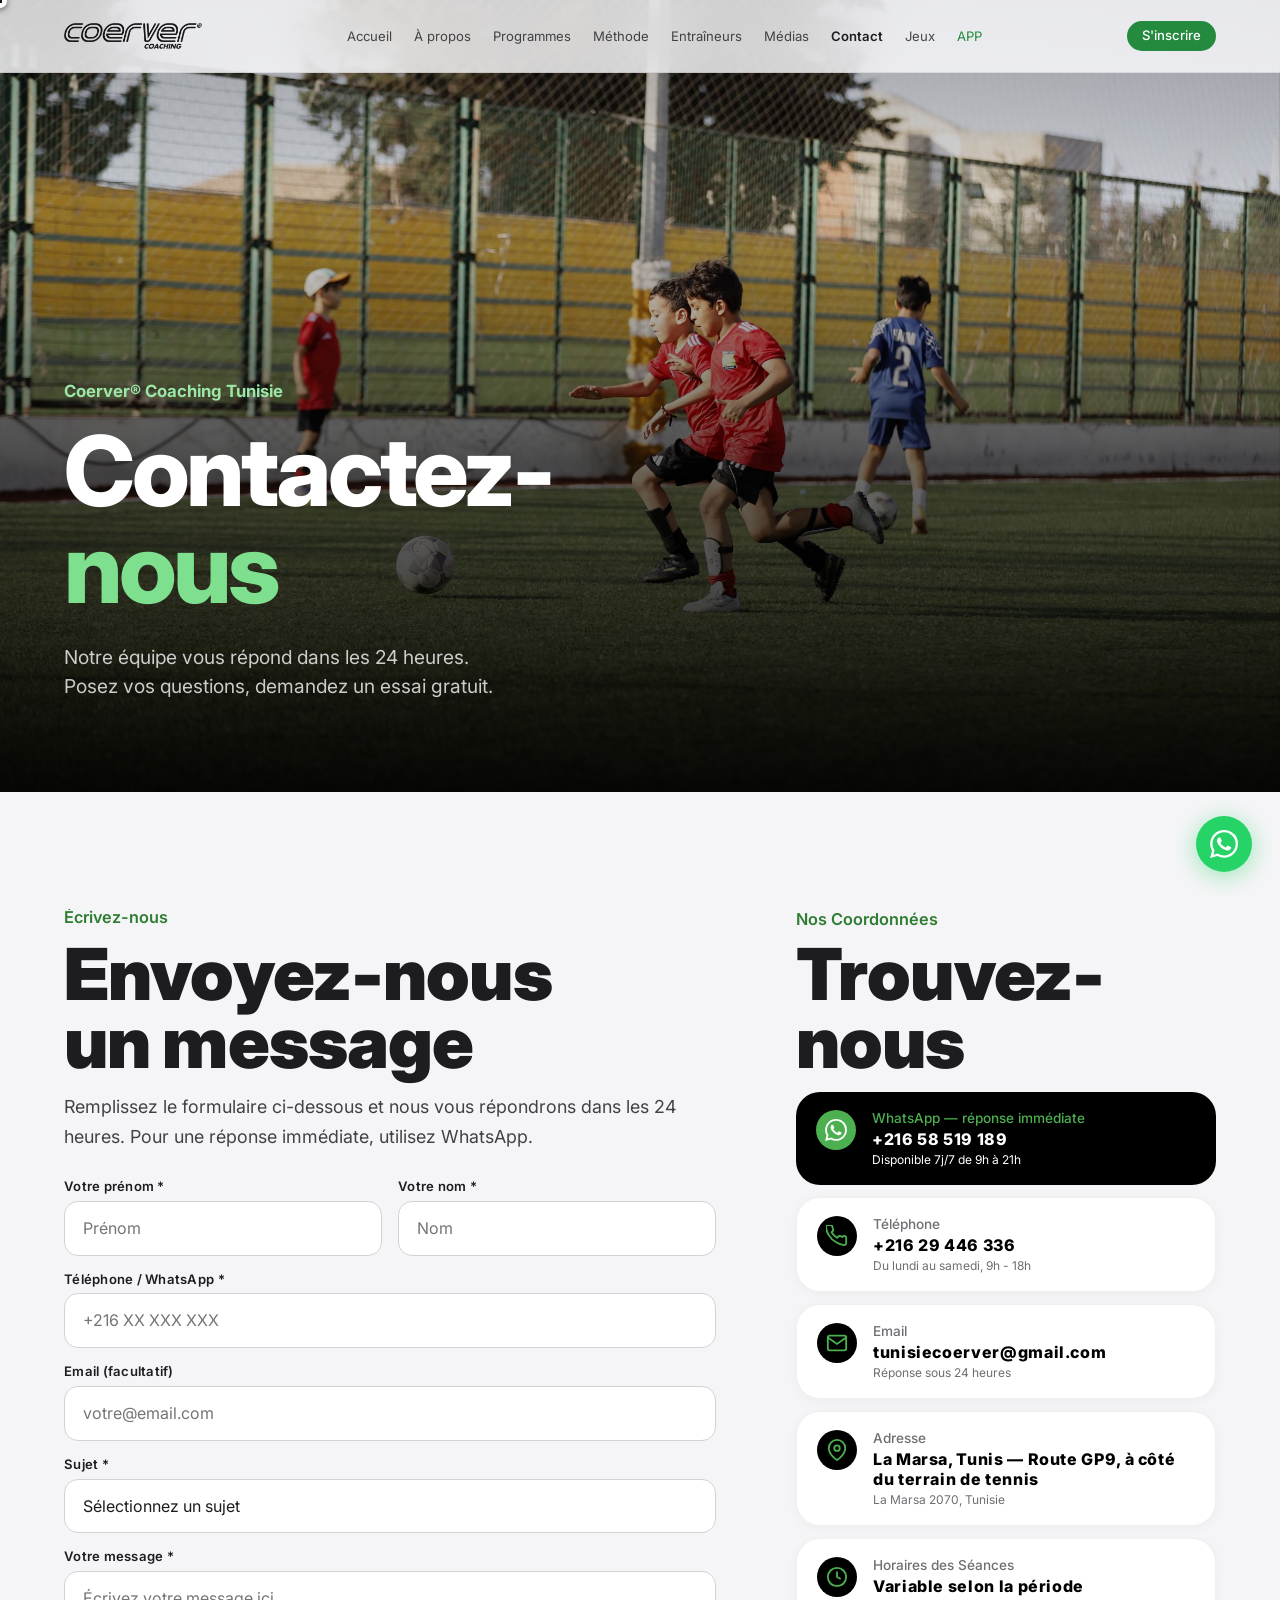
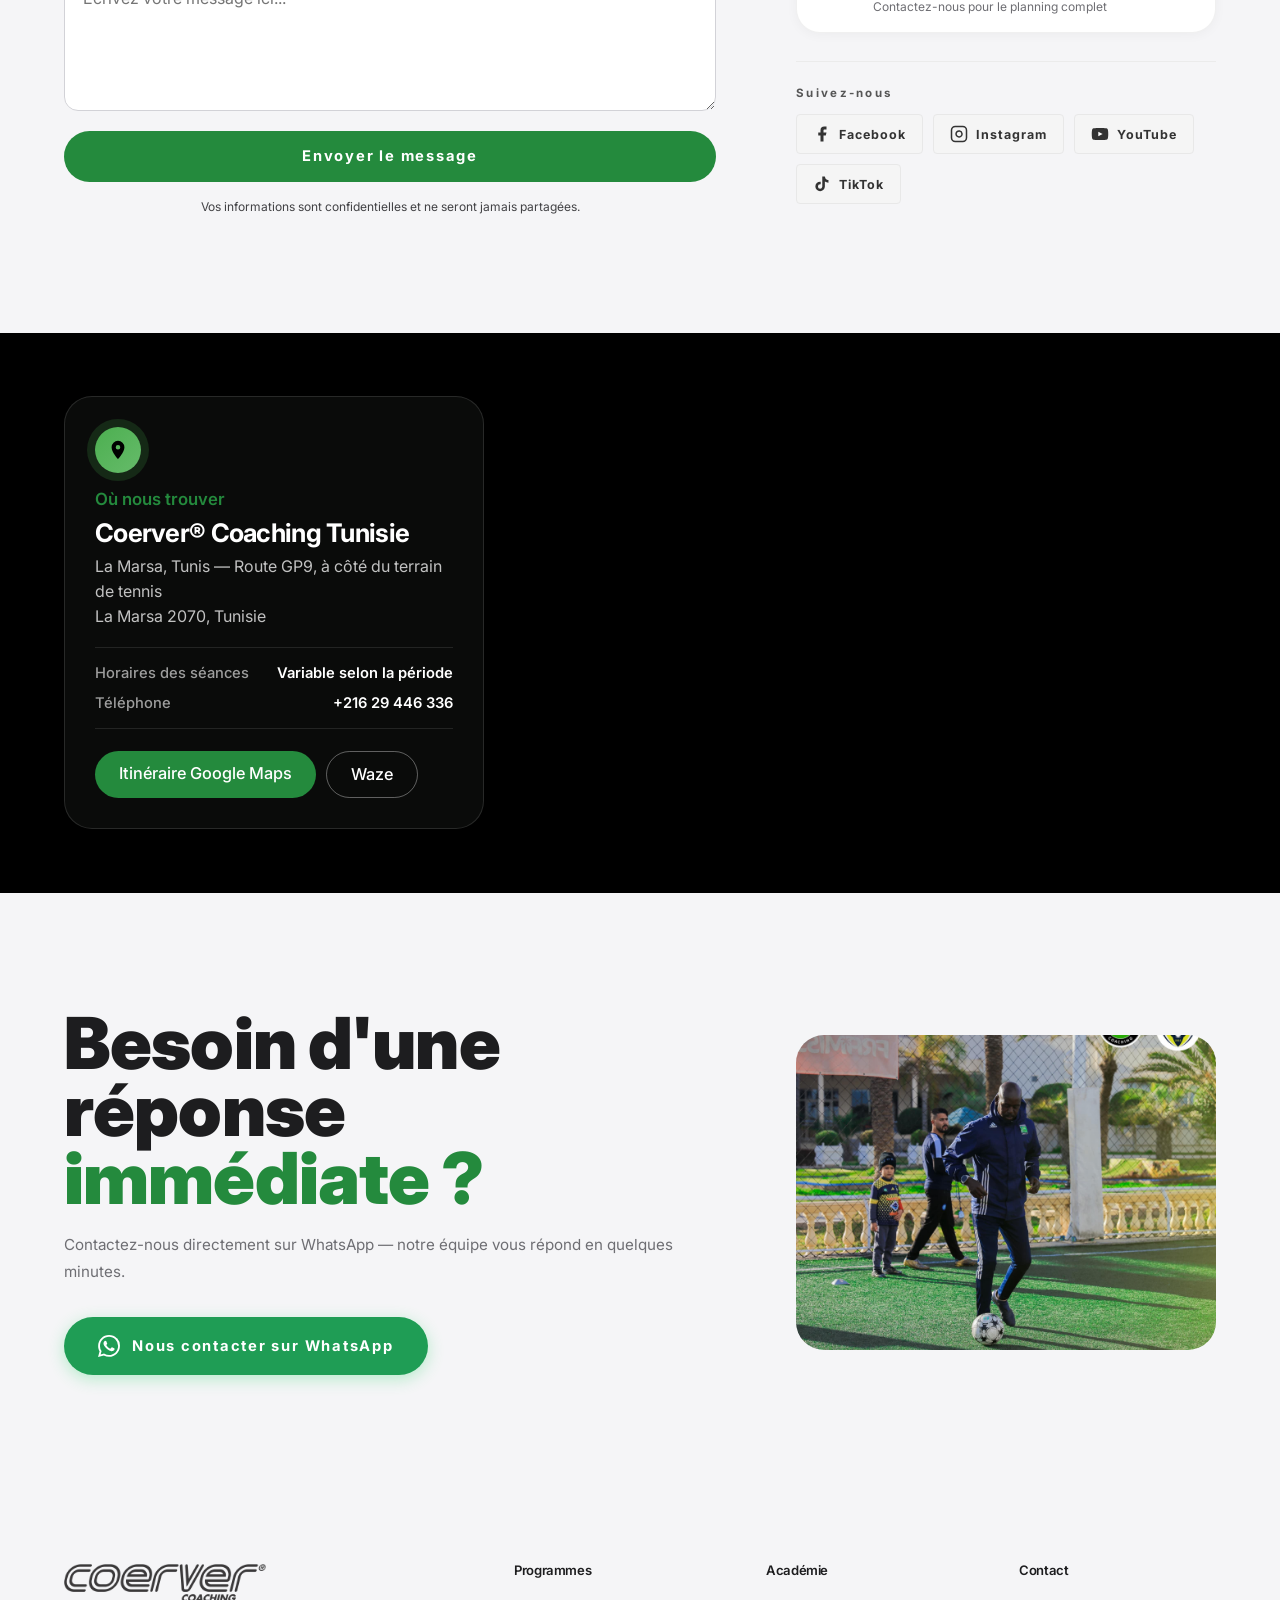
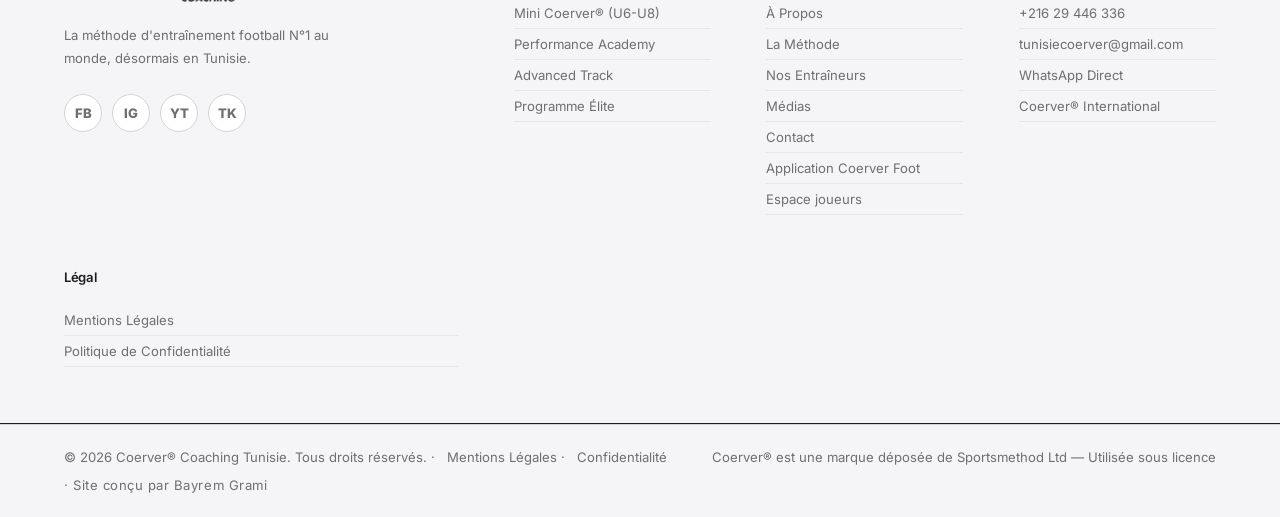
<file: contact.html>
<!DOCTYPE html>
<html lang="fr">
<head>
  <meta charset="UTF-8" />
  <meta name="viewport" content="width=device-width, initial-scale=1.0" />
  <link rel="icon" href="/favicon.ico" sizes="any" />
  <link rel="icon" type="image/png" sizes="192x192" href="/favicon.png" />
  <link rel="icon" type="image/png" sizes="32x32" href="/favicon-32.png" />
  <link rel="apple-touch-icon" href="/favicon.png" />
  <meta name="description" content="Contactez Coerver® Coaching Tunisie. WhatsApp, téléphone, email. Notre équipe vous répond dans les 24 heures." />
  <title>Contact | Coerver Coaching Tunisie</title>
  <link rel="preconnect" href="https://fonts.googleapis.com" />
  <link rel="preconnect" href="https://fonts.gstatic.com" crossorigin />
  <link href="https://fonts.googleapis.com/css2?family=Inter:wght@400;500;600;700;800&display=swap" rel="stylesheet" />
  <link rel="stylesheet" href="assets/css/style.css" />
  <link rel="stylesheet" href="assets/css/mobile-fixes.css?v=5" />
  <script>document.documentElement.classList.add("js")</script>
  <link rel="stylesheet" href="assets/css/premium.css?v=12" />
  <link rel="stylesheet" href="assets/css/home.css?v=15" />
  <link rel="stylesheet" href="assets/css/fx.css?v=3" />
  <link rel="stylesheet" href="assets/css/extras.css?v=10" />
  <link rel="stylesheet" href="assets/css/features.css?v=8" />
  <link rel="stylesheet" href="assets/css/pages.css?v=12" />
  <link rel="stylesheet" href="assets/css/contact.css" />
  <link rel="stylesheet" href="assets/css/apple.css?v=17" />
  <meta property="og:image" content="https://coervertunisie.tn/assets/images/academie/hero-entrainement.jpg" />
  <meta property="og:site_name" content="Coerver Coaching Tunisie" />
  <meta name="twitter:card" content="summary_large_image" />
  <meta name="theme-color" content="#000000" />
</head>
<body class="page-inner pg pg-contact">
 
  <header id="navbar" class="navbar-solid">
    <div class="container nav-single-row">
      <a href="index.html" class="nav-logo">
        <img src="assets/images/logo-light.png" alt="Coerver Coaching Tunisie" />
      </a>
      <nav class="nav-links">
        <a href="index.html"        class="nav-link">Accueil</a>
        <a href="apropos.html"      class="nav-link">À propos</a>
        <a href="programmes.html"   class="nav-link">Programmes</a>
        <a href="methode.html"      class="nav-link">Méthode</a>
        <a href="entraineurs.html"  class="nav-link">Entraîneurs</a>
        <a href="medias.html"       class="nav-link">Médias</a>
        <a href="contact.html"      class="nav-link active">Contact</a>
        <a href="jeux.html"         class="nav-link nav-link-jeux">Jeux</a>
        <a href="app.html"          class="nav-link nav-link-app">APP</a>
      </nav>
      <div class="nav-right">
        <a href="inscription.html" class="btn-inscription">S'inscrire</a>
        <button class="burger" id="burger">
          <span></span><span></span><span></span>
        </button>
      </div>
    </div>
  </header>
 
  <div class="xmenu" id="mobileMenu" aria-label="Menu">
    <div class="xm-top">
      <a href="index.html" class="xm-logo"><img src="assets/images/logo-light.png" alt="Coerver Coaching Tunisie" /></a>
      <button class="xm-close" id="mobileClose" type="button" aria-label="Fermer le menu"><span></span><span></span></button>
    </div>
    <nav class="xm-nav">
      <a href="index.html" class="xm-link xm-anim" style="--d:0"><small>01</small>Accueil<i>›</i></a>
      <a href="apropos.html" class="xm-link xm-anim" style="--d:1"><small>02</small>À propos<i>›</i></a>
      <a href="methode.html" class="xm-link xm-anim" style="--d:2"><small>03</small>La méthode<i>›</i></a>
      <a href="programmes.html" class="xm-link xm-anim" style="--d:3"><small>04</small>Programmes<i>›</i></a>
      <a href="entraineurs.html" class="xm-link xm-anim" style="--d:4"><small>05</small>Entraîneurs<i>›</i></a>
      <a href="medias.html" class="xm-link xm-anim" style="--d:5"><small>06</small>Médias<i>›</i></a>
      <a href="contact.html" class="xm-link xm-anim on" style="--d:6" aria-current="page"><small>07</small>Contact<i>›</i></a>
      <a href="jeux.html" class="xm-link xm-anim" style="--d:7"><small>08</small>Espace joueurs<i>›</i></a>
    </nav>
    <a href="app.html" class="xm-app xm-anim" style="--d:8">
      <span class="ic"><img src="assets/images/logo-light.png" alt="" /></span>
      <span class="tx"><em>Nouveau</em><b>Coerver Foot</b><small>L'app de l'académie · App Store</small></span>
      <i>›</i>
    </a>
    <div class="xm-foot xm-anim" style="--d:9">
      <a href="inscription.html" class="xm-cta">S'inscrire</a>
      <a href="https://wa.me/21658519189" target="_blank" rel="noopener noreferrer" class="xm-wa" aria-label="WhatsApp"><svg viewBox="0 0 24 24" fill="currentColor" width="20" height="20"><path d="M17.472 14.382c-.297-.149-1.758-.867-2.03-.967-.273-.099-.471-.148-.67.15-.197.297-.767.966-.94 1.164-.173.199-.347.223-.644.075-.297-.15-1.255-.463-2.39-1.475-.883-.788-1.48-1.761-1.653-2.059-.173-.297-.018-.458.13-.606.134-.133.298-.347.446-.52.149-.174.198-.298.298-.497.099-.198.05-.371-.025-.52-.075-.149-.669-1.612-.916-2.207-.242-.579-.487-.5-.669-.51-.173-.008-.371-.01-.57-.01-.198 0-.52.074-.792.372-.272.297-1.04 1.016-1.04 2.479 0 1.462 1.065 2.875 1.213 3.074.149.198 2.096 3.2 5.077 4.487.709.306 1.262.489 1.694.625.712.227 1.36.195 1.871.118.571-.085 1.758-.719 2.006-1.413.248-.694.248-1.289.173-1.413-.074-.124-.272-.198-.57-.347m-5.421 7.403h-.004a9.87 9.87 0 01-5.031-1.378l-.361-.214-3.741.982.998-3.648-.235-.374a9.86 9.86 0 01-1.51-5.26c.001-5.45 4.436-9.884 9.888-9.884 2.64 0 5.122 1.03 6.988 2.898a9.825 9.825 0 012.893 6.994c-.003 5.45-4.437 9.884-9.885 9.884m8.413-18.297A11.815 11.815 0 0012.05 0C5.495 0 .16 5.335.157 11.892c0 2.096.547 4.142 1.588 5.945L.057 24l6.305-1.654a11.882 11.882 0 005.683 1.448h.005c6.554 0 11.89-5.335 11.893-11.893A11.821 11.821 0 0020.885 3.488"/></svg></a>
    </div>
    <div class="xm-social xm-anim" style="--d:10">
      <a href="https://www.facebook.com/profile.php?id=61591004705430" target="_blank" rel="noopener noreferrer" aria-label="Facebook"><svg viewBox="0 0 24 24" fill="currentColor" width="20" height="20"><path d="M18 2h-3a5 5 0 00-5 5v3H7v4h3v8h4v-8h3l1-4h-4V7a1 1 0 011-1h3z"/></svg></a>
      <a href="https://www.instagram.com/coervertunisiee/" target="_blank" rel="noopener noreferrer" aria-label="Instagram"><svg viewBox="0 0 24 24" fill="none" stroke="currentColor" stroke-width="2" width="20" height="20"><rect x="2" y="2" width="20" height="20" rx="5"/><circle cx="12" cy="12" r="4"/><circle cx="17.5" cy="6.5" r="1" fill="currentColor" stroke="none"/></svg></a>
      <a href="https://www.youtube.com/@PlayGreatSoccer" target="_blank" rel="noopener noreferrer" aria-label="YouTube"><svg viewBox="0 0 24 24" fill="currentColor" width="20" height="20"><path d="M22.54 6.42a2.78 2.78 0 00-1.95-1.96C18.88 4 12 4 12 4s-6.88 0-8.59.46a2.78 2.78 0 00-1.95 1.96A29 29 0 001 12a29 29 0 00.46 5.58A2.78 2.78 0 003.41 19.6C5.12 20 12 20 12 20s6.88 0 8.59-.46a2.78 2.78 0 001.95-1.95A29 29 0 0023 12a29 29 0 00-.46-5.58z"/><polygon points="9.75 15.02 15.5 12 9.75 8.98 9.75 15.02" fill="white"/></svg></a>
      <a href="https://www.tiktok.com/@coervertunisie" target="_blank" rel="noopener noreferrer" aria-label="TikTok"><svg viewBox="0 0 24 24" fill="currentColor" width="20" height="20"><path d="M12.525.02c1.31-.02 2.61-.01 3.91-.02.08 1.53.63 3.09 1.75 4.17 1.12 1.11 2.7 1.62 4.24 1.79v4.03c-1.44-.05-2.89-.35-4.2-.97-.57-.26-1.1-.59-1.62-.93-.01 2.92.01 5.84-.02 8.75-.08 1.4-.54 2.79-1.35 3.94-1.31 1.92-3.58 3.17-5.91 3.21-1.43.08-2.86-.31-4.08-1.03-2.02-1.19-3.44-3.37-3.65-5.71-.02-.5-.03-1-.01-1.49.18-1.9 1.12-3.72 2.58-4.96 1.66-1.44 3.98-2.13 6.15-1.72.02 1.48-.04 2.96-.04 4.44-.99-.32-2.15-.23-3.02.37-.63.41-1.11 1.04-1.36 1.75-.21.51-.15 1.07-.14 1.61.24 1.64 1.82 3.02 3.5 2.87 1.12-.01 2.19-.66 2.77-1.61.19-.33.4-.67.41-1.06.1-1.79.06-3.57.07-5.36.01-4.03-.01-8.05.02-12.07z"/></svg></a>
    </div>
  </div>
 
  <main>
 
    <!-- HERO -->
    <section class="cnt-hero">
      <div class="cnt-hero-bg">
        <img src="assets/images/academie/contact-hero.jpg?v=2" alt="Séance Coerver® Tunisie" />
      </div>
      <div class="cnt-hero-overlay"></div>
      <div class="cnt-hero-hexagons"></div>
      <div class="container cnt-hero-content">
        <span class="cnt-hero-tag">Coerver® Coaching Tunisie</span>
        <h1 class="cnt-hero-title">Contactez-<br /><span class="cnt-hero-green">nous</span></h1>
        <p class="cnt-hero-sub">Notre équipe vous répond dans les 24 heures.<br />Posez vos questions, demandez un essai gratuit.</p>
      </div>
    </section>
 
    <!-- MAIN CONTACT SECTION -->
    <section class="cnt-main">
      <div class="container cnt-main-inner">
 
        <!-- LEFT — FORM -->
        <div class="cnt-form-col">
          <span class="section-tag">Écrivez-nous</span>
          <h2 class="cnt-section-title cnt-title-dark">Envoyez-nous<br />un message</h2>
          <p class="cnt-text-dark">Remplissez le formulaire ci-dessous et nous vous répondrons dans les 24 heures. Pour une réponse immédiate, utilisez WhatsApp.</p>
 
          <form class="cnt-form" action="https://formspree.io/f/mwvyvdwp" method="POST">
            <div class="cnt-form-row">
              <div class="cnt-form-group">
                <label class="cnt-label" for="cnt-prenom">Votre prénom *</label>
                <input id="cnt-prenom" type="text" name="prenom" class="cnt-input" placeholder="Prénom" required pattern=\"[A-Za-zÀ-ÿ\s'’\-]{2,}\" title="Prénom invalide — lettres uniquement" />
              </div>
              <div class="cnt-form-group">
                <label class="cnt-label" for="cnt-nom">Votre nom *</label>
                <input id="cnt-nom" type="text" name="nom" class="cnt-input" placeholder="Nom" required pattern=\"[A-Za-zÀ-ÿ\s'’\-]{2,}\" title="Nom invalide — lettres uniquement" />
              </div>
            </div>
            <div class="cnt-form-group">
              <label class="cnt-label" for="cnt-telephone">Téléphone / WhatsApp *</label>
              <input id="cnt-telephone" type="tel" name="telephone" class="cnt-input" placeholder="+216 XX XXX XXX" required pattern="[\+]?[0-9 ]{8,20}" title="Numéro invalide" />
            </div>
            <div class="cnt-form-group">
              <label class="cnt-label" for="cnt-email">Email (facultatif)</label>
              <input id="cnt-email" type="email" name="email" class="cnt-input" placeholder="votre@email.com" title="Email invalide" />
            </div>
            <div class="cnt-form-group">
              <label class="cnt-label" for="cnt-sujet">Sujet *</label>
              <select id="cnt-sujet" name="sujet" class="cnt-input cnt-select" required>
                <option value="">Sélectionnez un sujet</option>
                <option>Inscription à un programme</option>
                <option>Informations sur les tarifs</option>
                <option>Stage d'été</option>
                <option>Partenariat club</option>
                <option>Formation entraîneur</option>
                <option>Autre</option>
              </select>
            </div>
            <div class="cnt-form-group">
              <label class="cnt-label" for="cnt-message">Votre message *</label>
              <textarea id="cnt-message" name="message" class="cnt-input cnt-textarea" placeholder="Écrivez votre message ici..." required minlength="10"></textarea>
            </div>
            <input type="hidden" name="_subject" value="Nouveau message — Coerver Tunisie" /><input type="hidden" name="_next" value="https://coervertunisie.tn/merci.html" /><button type="submit" class="cnt-submit">Envoyer le message</button>
            <p class="cnt-form-note">Vos informations sont confidentielles et ne seront jamais partagées.</p>
          </form>
        </div>
 
        <!-- RIGHT — INFO -->
        <div class="cnt-info-col">
          <span class="section-tag">Nos Coordonnées</span>
          <h2 class="cnt-section-title cnt-title-dark">Trouvez-nous</h2>
 
          <div class="cnt-info-cards">
 
            <div class="cnt-info-card cnt-info-card-green">
              <div class="cnt-info-icon">
                <svg viewBox="0 0 24 24" fill="currentColor" width="22" height="22"><path d="M17.472 14.382c-.297-.149-1.758-.867-2.03-.967-.273-.099-.471-.148-.67.15-.197.297-.767.966-.94 1.164-.173.199-.347.223-.644.075-.297-.15-1.255-.463-2.39-1.475-.883-.788-1.48-1.761-1.653-2.059-.173-.297-.018-.458.13-.606.134-.133.298-.347.446-.52.149-.174.198-.298.298-.497.099-.198.05-.371-.025-.52-.075-.149-.669-1.612-.916-2.207-.242-.579-.487-.5-.669-.51-.173-.008-.371-.01-.57-.01-.198 0-.52.074-.792.372-.272.297-1.04 1.016-1.04 2.479 0 1.462 1.065 2.875 1.213 3.074.149.198 2.096 3.2 5.077 4.487.709.306 1.262.489 1.694.625.712.227 1.36.195 1.871.118.571-.085 1.758-.719 2.006-1.413.248-.694.248-1.289.173-1.413-.074-.124-.272-.198-.57-.347m-5.421 7.403h-.004a9.87 9.87 0 01-5.031-1.378l-.361-.214-3.741.982.998-3.648-.235-.374a9.86 9.86 0 01-1.51-5.26c.001-5.45 4.436-9.884 9.888-9.884 2.64 0 5.122 1.03 6.988 2.898a9.825 9.825 0 012.893 6.994c-.003 5.45-4.437 9.884-9.885 9.884m8.413-18.297A11.815 11.815 0 0012.05 0C5.495 0 .16 5.335.157 11.892c0 2.096.547 4.142 1.588 5.945L.057 24l6.305-1.654a11.882 11.882 0 005.683 1.448h.005c6.554 0 11.89-5.335 11.893-11.893A11.821 11.821 0 0020.885 3.488"/></svg>
              </div>
              <div class="cnt-info-body">
                <span class="cnt-info-label">WhatsApp — réponse immédiate</span>
                <a href="https://wa.me/21658519189" class="cnt-info-value">+216 58 519 189</a>
                <span class="cnt-info-note">Disponible 7j/7 de 9h à 21h</span>
              </div>
            </div>
 
            <div class="cnt-info-card">
              <div class="cnt-info-icon cnt-icon-dark">
                <svg viewBox="0 0 24 24" fill="none" stroke="currentColor" stroke-width="2" width="22" height="22"><path d="M22 16.92v3a2 2 0 01-2.18 2 19.79 19.79 0 01-8.63-3.07A19.5 19.5 0 013.07 11a19.79 19.79 0 01-3.07-8.67A2 2 0 012 .18h3a2 2 0 012 1.72 12.84 12.84 0 00.7 2.81 2 2 0 01-.45 2.11L6.09 7.91a16 16 0 006 6l1.27-1.27a2 2 0 012.11-.45 12.84 12.84 0 002.81.7A2 2 0 0122 14h0v2.92z"/></svg>
              </div>
              <div class="cnt-info-body">
                <span class="cnt-info-label">Téléphone</span>
                <a href="tel:+21629446336" class="cnt-info-value cnt-value-dark">+216 29 446 336</a>
                <span class="cnt-info-note cnt-note-dark">Du lundi au samedi, 9h - 18h</span>
              </div>
            </div>
 
            <div class="cnt-info-card">
              <div class="cnt-info-icon cnt-icon-dark">
                <svg viewBox="0 0 24 24" fill="none" stroke="currentColor" stroke-width="2" width="22" height="22"><path d="M4 4h16c1.1 0 2 .9 2 2v12c0 1.1-.9 2-2 2H4c-1.1 0-2-.9-2-2V6c0-1.1.9-2 2-2z"/><polyline points="22,6 12,13 2,6"/></svg>
              </div>
              <div class="cnt-info-body">
                <span class="cnt-info-label">Email</span>
                <a href="mailto:tunisiecoerver@gmail.com" class="cnt-info-value cnt-value-dark">tunisiecoerver@gmail.com</a>
                <span class="cnt-info-note cnt-note-dark">Réponse sous 24 heures</span>
              </div>
            </div>
 
            <div class="cnt-info-card">
              <div class="cnt-info-icon cnt-icon-dark">
                <svg viewBox="0 0 24 24" fill="none" stroke="currentColor" stroke-width="2" width="22" height="22"><path d="M21 10c0 7-9 13-9 13s-9-6-9-13a9 9 0 0118 0z"/><circle cx="12" cy="10" r="3"/></svg>
              </div>
              <div class="cnt-info-body">
                <span class="cnt-info-label">Adresse</span>
                <span class="cnt-info-value cnt-value-dark">La Marsa, Tunis — Route GP9, à côté du terrain de tennis</span>
                <span class="cnt-info-note cnt-note-dark">La Marsa 2070, Tunisie</span>
              </div>
            </div>
 
            <div class="cnt-info-card">
              <div class="cnt-info-icon cnt-icon-dark">
                <svg viewBox="0 0 24 24" fill="none" stroke="currentColor" stroke-width="2" width="22" height="22"><circle cx="12" cy="12" r="10"/><polyline points="12 6 12 12 16 14"/></svg>
              </div>
              <div class="cnt-info-body">
                <span class="cnt-info-label">Horaires des Séances</span>
                <span class="cnt-info-value cnt-value-dark">Variable selon la période</span>
                <span class="cnt-info-note cnt-note-dark">Contactez-nous pour le planning complet</span>
              </div>
            </div>
 
          </div>
 
          <!-- SOCIAL -->
          <div class="cnt-social">
            <span class="cnt-social-title">Suivez-nous</span>
            <div class="cnt-social-links">
              <a href="https://www.facebook.com/profile.php?id=61591004705430" target="_blank" rel="noopener noreferrer" class="cnt-social-item">
                <svg viewBox="0 0 24 24" fill="currentColor" width="18" height="18"><path d="M18 2h-3a5 5 0 00-5 5v3H7v4h3v8h4v-8h3l1-4h-4V7a1 1 0 011-1h3z"/></svg>
                <span>Facebook</span>
              </a>
              <a href="https://www.instagram.com/coervertunisiee/" target="_blank" rel="noopener noreferrer" class="cnt-social-item"><svg viewBox="0 0 24 24" fill="none" stroke="currentColor" stroke-width="2" width="18" height="18"><rect x="2" y="2" width="20" height="20" rx="5" ry="5"/><path d="M16 11.37A4 4 0 1112.63 8 4 4 0 0116 11.37z"/><line x1="17.5" y1="6.5" x2="17.51" y2="6.5"/></svg>
                <span>Instagram</span>
              </a>
              <a href="https://www.youtube.com/@PlayGreatSoccer" target="_blank" rel="noopener noreferrer" class="cnt-social-item"><svg viewBox="0 0 24 24" fill="currentColor" width="18" height="18"><path d="M22.54 6.42a2.78 2.78 0 00-1.95-1.96C18.88 4 12 4 12 4s-6.88 0-8.59.46a2.78 2.78 0 00-1.95 1.96A29 29 0 001 12a29 29 0 00.46 5.58A2.78 2.78 0 003.41 19.6C5.12 20 12 20 12 20s6.88 0 8.59-.46a2.78 2.78 0 001.95-1.95A29 29 0 0023 12a29 29 0 00-.46-5.58z"/><polygon points="9.75 15.02 15.5 12 9.75 8.98 9.75 15.02" fill="white"/></svg>
                <span>YouTube</span>
              </a>
              <a href="https://www.tiktok.com/@coervertunisie" target="_blank" rel="noopener noreferrer" class="cnt-social-item"><svg viewBox="0 0 24 24" fill="currentColor" width="18" height="18"><path d="M19.59 6.69a4.83 4.83 0 01-3.77-4.25V2h-3.45v13.67a2.89 2.89 0 01-2.88 2.5 2.89 2.89 0 01-2.89-2.89 2.89 2.89 0 012.89-2.89c.28 0 .54.04.79.1V9.01a6.33 6.33 0 00-.79-.05 6.34 6.34 0 00-6.34 6.34 6.34 6.34 0 006.34 6.34 6.34 6.34 0 006.33-6.34V8.69a8.17 8.17 0 004.78 1.52V6.75a4.85 4.85 0 01-1.01-.06z"/></svg>
                <span>TikTok</span>
              </a>
            </div>
          </div>
 
        </div>
 
      </div>
    </section>
 
    <!-- MAP SECTION -->
    <section class="cnt-map-section map-x">
      <iframe title="Localisation Coerver Coaching Tunisie" src="https://www.google.com/maps/embed?pb=!1m18!1m12!1m3!1d3191.2!2d10.315447!3d36.870285!2m3!1f0!2f0!3f0!3m2!1i1024!2i768!4f13.1!3m3!1m2!1s0x0%3A0x0!2zMzbCsDUyJzEzLjAiTiAxMMKwMTgnNTUuNiJF!5e0!3m2!1sfr!2stn!4v1" allowfullscreen loading="lazy" referrerpolicy="no-referrer-when-downgrade"></iframe>
      <div class="map-card">
        <span class="map-pin" aria-hidden="true"><svg viewBox="0 0 24 24" width="22" height="22" fill="currentColor"><path d="M12 2a7 7 0 0 0-7 7c0 5.25 7 13 7 13s7-7.75 7-13a7 7 0 0 0-7-7zm0 9.5A2.5 2.5 0 1 1 12 6.5a2.5 2.5 0 0 1 0 5z"/></svg></span>
        <span class="h-kicker">Où nous trouver</span>
        <h3>Coerver® Coaching Tunisie</h3>
        <p class="map-addr">La Marsa, Tunis — Route GP9, à côté du terrain de tennis<br />La Marsa 2070, Tunisie</p>
        <div class="map-rows">
          <div><b>Horaires des séances</b><span>Variable selon la période</span></div>
          <div><b>Téléphone</b><a href="tel:+21629446336">+216 29 446 336</a></div>
        </div>
        <div class="map-btns">
          <a class="map-btn" href="https://www.google.com/maps/dir/?api=1&amp;destination=36.870285,10.315447" target="_blank" rel="noopener noreferrer">Itinéraire Google Maps</a>
          <a class="map-btn ghost" href="https://waze.com/ul?ll=36.870285,10.315447&amp;navigate=yes" target="_blank" rel="noopener noreferrer">Waze</a>
        </div>
      </div>
    </section>
 
    <!-- WHATSAPP CTA -->
    <section class="cnt-wa-section">
      <div class="container cnt-wa-inner">
        <div class="cnt-wa-content">
          <h2 class="cnt-wa-title">Besoin d'une réponse<br /><span class="cnt-wa-green">immédiate ?</span></h2>
          <p class="cnt-wa-text">Contactez-nous directement sur WhatsApp — notre équipe vous répond en quelques minutes.</p>
          <a href="https://wa.me/21658519189" target="_blank" rel="noopener noreferrer" class="cnt-wa-btn">
            <svg viewBox="0 0 24 24" fill="white" width="22" height="22"><path d="M17.472 14.382c-.297-.149-1.758-.867-2.03-.967-.273-.099-.471-.148-.67.15-.197.297-.767.966-.94 1.164-.173.199-.347.223-.644.075-.297-.15-1.255-.463-2.39-1.475-.883-.788-1.48-1.761-1.653-2.059-.173-.297-.018-.458.13-.606.134-.133.298-.347.446-.52.149-.174.198-.298.298-.497.099-.198.05-.371-.025-.52-.075-.149-.669-1.612-.916-2.207-.242-.579-.487-.5-.669-.51-.173-.008-.371-.01-.57-.01-.198 0-.52.074-.792.372-.272.297-1.04 1.016-1.04 2.479 0 1.462 1.065 2.875 1.213 3.074.149.198 2.096 3.2 5.077 4.487.709.306 1.262.489 1.694.625.712.227 1.36.195 1.871.118.571-.085 1.758-.719 2.006-1.413.248-.694.248-1.289.173-1.413-.074-.124-.272-.198-.57-.347m-5.421 7.403h-.004a9.87 9.87 0 01-5.031-1.378l-.361-.214-3.741.982.998-3.648-.235-.374a9.86 9.86 0 01-1.51-5.26c.001-5.45 4.436-9.884 9.888-9.884 2.64 0 5.122 1.03 6.988 2.898a9.825 9.825 0 012.893 6.994c-.003 5.45-4.437 9.884-9.885 9.884m8.413-18.297A11.815 11.815 0 0012.05 0C5.495 0 .16 5.335.157 11.892c0 2.096.547 4.142 1.588 5.945L.057 24l6.305-1.654a11.882 11.882 0 005.683 1.448h.005c6.554 0 11.89-5.335 11.893-11.893A11.821 11.821 0 0020.885 3.488"/></svg>
            Nous contacter sur WhatsApp
          </a>
        </div>
        <div class="cnt-wa-photo">
          <img loading="lazy" decoding="async" src="assets/images/entraineurs/coach-highfive.jpg" alt="Contact" />
        </div>
      </div>
    </section>
 
  </main>
 
  <footer class="footer">
    <div class="container footer-inner">
      <div class="footer-brand">
        <img src="assets/images/logo-light.png" alt="Coerver Coaching Tunisie" class="footer-logo" />
        <p class="footer-desc">La méthode d'entraînement football N°1 au monde, désormais en Tunisie.</p>
        <div class="footer-social">
          <a href="https://www.facebook.com/profile.php?id=61591004705430" class="social-link" target="_blank" rel="noopener noreferrer">FB</a>
          <a href="https://www.instagram.com/coervertunisiee/" class="social-link" target="_blank" rel="noopener noreferrer">IG</a>
          <a href="https://www.youtube.com/@PlayGreatSoccer" target="_blank" rel="noopener noreferrer" class="social-link">YT</a>
          <a href="https://www.tiktok.com/@coervertunisie" target="_blank" rel="noopener noreferrer" class="social-link">TK</a>
          
        </div>
      </div>
      <div class="footer-col">
        <h4 class="footer-col-title">Programmes</h4>
        <a href="programmes.html">Mini Coerver® (U6-U8)</a>
        <a href="programmes.html">Performance Academy</a>
        <a href="programmes.html">Advanced Track</a>
        <a href="programmes.html">Programme Élite</a>
      </div>
      <div class="footer-col">
        <h4 class="footer-col-title">Académie</h4>
        <a href="apropos.html">À Propos</a>
        <a href="methode.html">La Méthode</a>
        <a href="entraineurs.html">Nos Entraîneurs</a>
        <a href="medias.html">Médias</a>
        <a href="contact.html">Contact</a>
        <a href="app.html">Application Coerver Foot</a>
        <a href="jeux.html">Espace joueurs</a>
      </div>
      <div class="footer-col">
        <h4 class="footer-col-title">Contact</h4>
        <a href="tel:+21629446336">+216 29 446 336</a>
        <a href="mailto:tunisiecoerver@gmail.com">tunisiecoerver@gmail.com</a>
        <a href="https://wa.me/21658519189" target="_blank" rel="noopener noreferrer">WhatsApp Direct</a>
        <a href="https://www.coervercoaching.com" target="_blank" rel="noopener noreferrer">Coerver® International</a>
      </div>
      <div class="footer-col">
        <h4 class="footer-col-title">Légal</h4>
        <a href="mentions-legales.html">Mentions Légales</a>
        <a href="politique-confidentialite.html">Politique de Confidentialité</a>
      </div>
    </div>
    <div class="footer-bottom">
      <div class="container footer-bottom-inner">
        <span>© 2026 Coerver® Coaching Tunisie. Tous droits réservés. · <a href="mentions-legales.html" style="color:rgba(255,255,255,.5);text-decoration:none;margin-left:8px;">Mentions Légales</a> · <a href="politique-confidentialite.html" style="color:rgba(255,255,255,.5);text-decoration:none;margin-left:8px;">Confidentialité</a></span>
        <span class="footer-license">Coerver® est une marque déposée de Sportsmethod Ltd — Utilisée sous licence</span><span class="footer-credit"> · Site conçu par <a href="https://www.linkedin.com/in/bayrem-grami" target="_blank" rel="noopener noreferrer" style="color:rgba(255,255,255,0.3);text-decoration:none;">Bayrem Grami</a></span>
      </div>
    </div>
  
 
</footer>
  <a href="https://wa.me/21658519189" target="_blank" rel="noopener noreferrer" class="wa-float">
    <svg viewBox="0 0 24 24" fill="white" width="28" height="28"><path d="M17.472 14.382c-.297-.149-1.758-.867-2.03-.967-.273-.099-.471-.148-.67.15-.197.297-.767.966-.94 1.164-.173.199-.347.223-.644.075-.297-.15-1.255-.463-2.39-1.475-.883-.788-1.48-1.761-1.653-2.059-.173-.297-.018-.458.13-.606.134-.133.298-.347.446-.52.149-.174.198-.298.298-.497.099-.198.05-.371-.025-.52-.075-.149-.669-1.612-.916-2.207-.242-.579-.487-.5-.669-.51-.173-.008-.371-.01-.57-.01-.198 0-.52.074-.792.372-.272.297-1.04 1.016-1.04 2.479 0 1.462 1.065 2.875 1.213 3.074.149.198 2.096 3.2 5.077 4.487.709.306 1.262.489 1.694.625.712.227 1.36.195 1.871.118.571-.085 1.758-.719 2.006-1.413.248-.694.248-1.289.173-1.413-.074-.124-.272-.198-.57-.347m-5.421 7.403h-.004a9.87 9.87 0 01-5.031-1.378l-.361-.214-3.741.982.998-3.648-.235-.374a9.86 9.86 0 01-1.51-5.26c.001-5.45 4.436-9.884 9.888-9.884 2.64 0 5.122 1.03 6.988 2.898a9.825 9.825 0 012.893 6.994c-.003 5.45-4.437 9.884-9.885 9.884m8.413-18.297A11.815 11.815 0 0012.05 0C5.495 0 .16 5.335.157 11.892c0 2.096.547 4.142 1.588 5.945L.057 24l6.305-1.654a11.882 11.882 0 005.683 1.448h.005c6.554 0 11.89-5.335 11.893-11.893A11.821 11.821 0 0020.885 3.488"/></svg>
  </a>
 
  <script src="assets/js/main.js?v=10"></script>
  <script src="assets/js/premium.js?v=21" defer></script>
  <script src="assets/js/extras.js?v=10" defer></script>
  <script src="assets/js/features.js?v=6" defer></script>
  <script>
    (function(){
      var heroBg = document.querySelector('.cnt-hero-bg');
      var hero   = document.querySelector('.cnt-hero');
      if(!heroBg || !hero) return;
      function onScroll(){
        var heroH  = hero.offsetHeight;
        var scrollY = window.scrollY || window.pageYOffset;
        var progress = Math.min(Math.max((scrollY - 60) / (heroH - 60), 0), 1);
        heroBg.style.opacity = 1 - progress;
      }
      window.addEventListener('scroll', onScroll, {passive:true});
    })();
  </script>
</body>
</html>
</file>
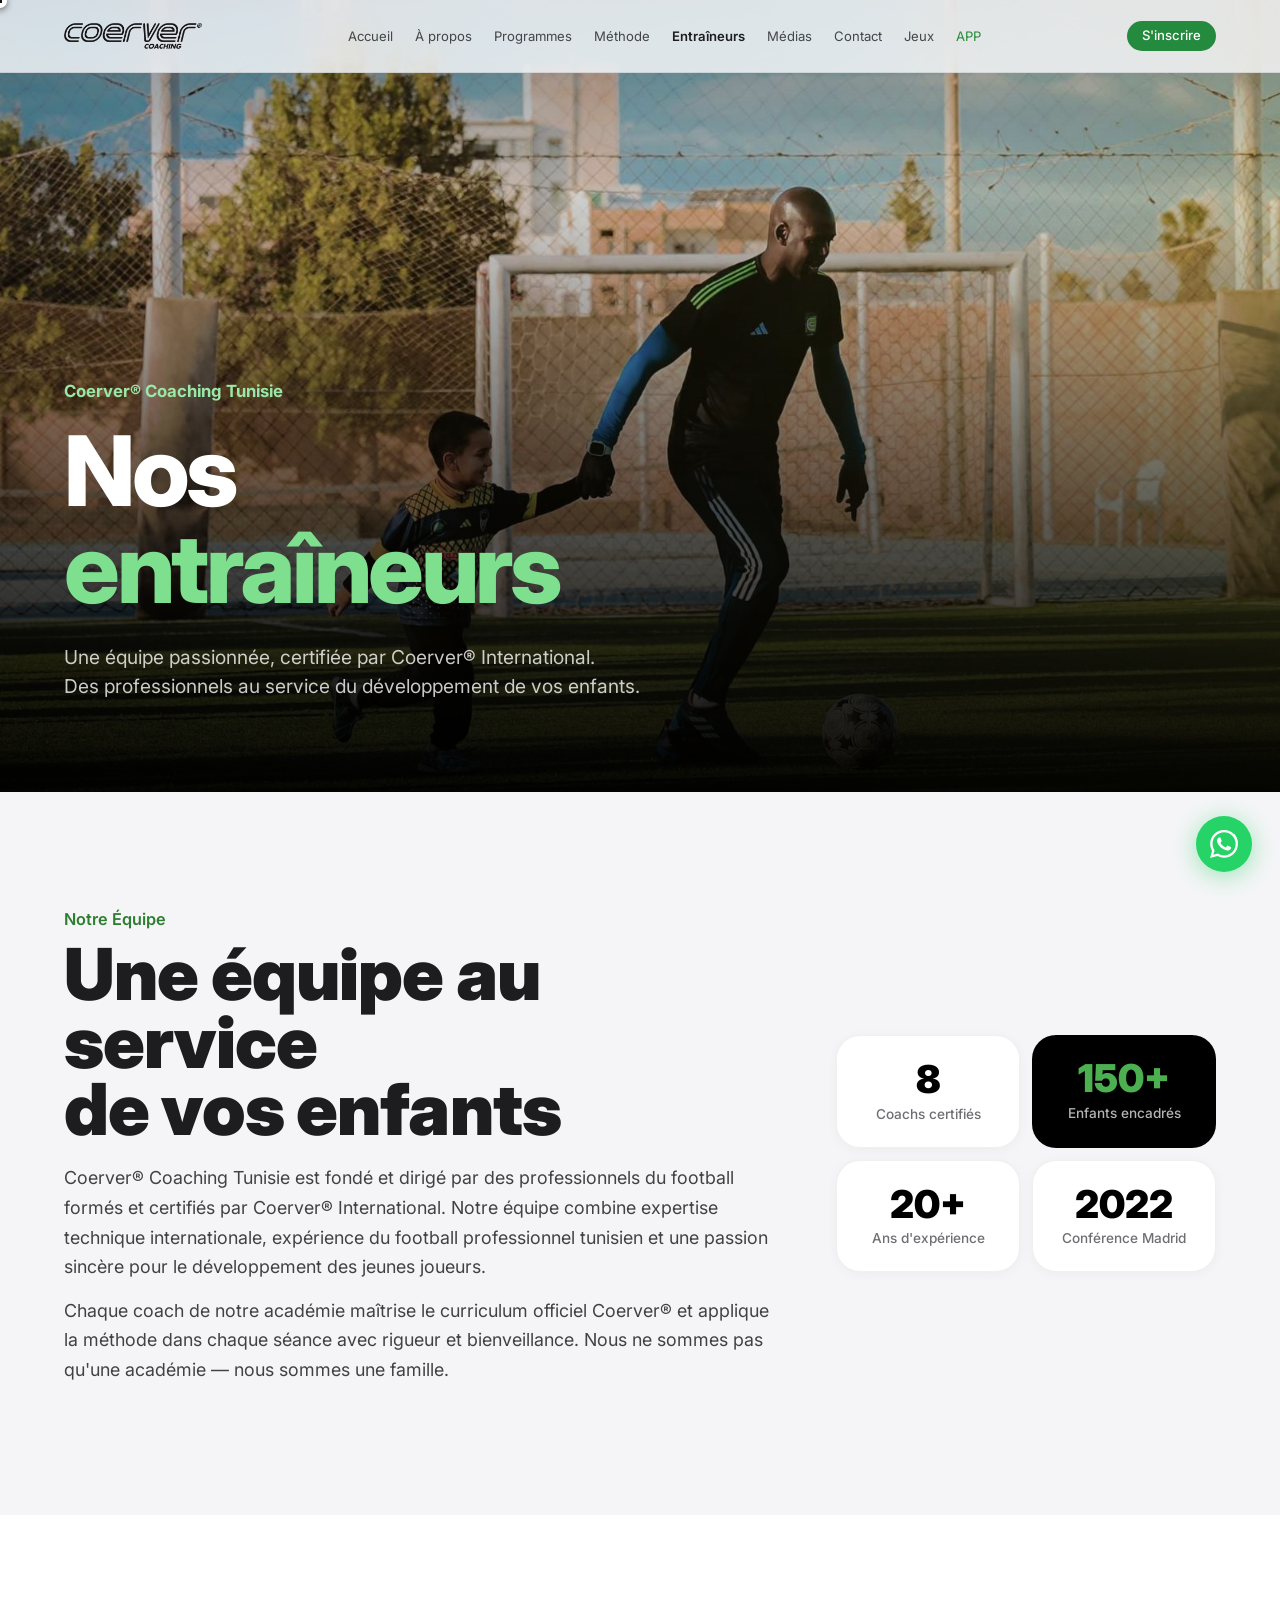
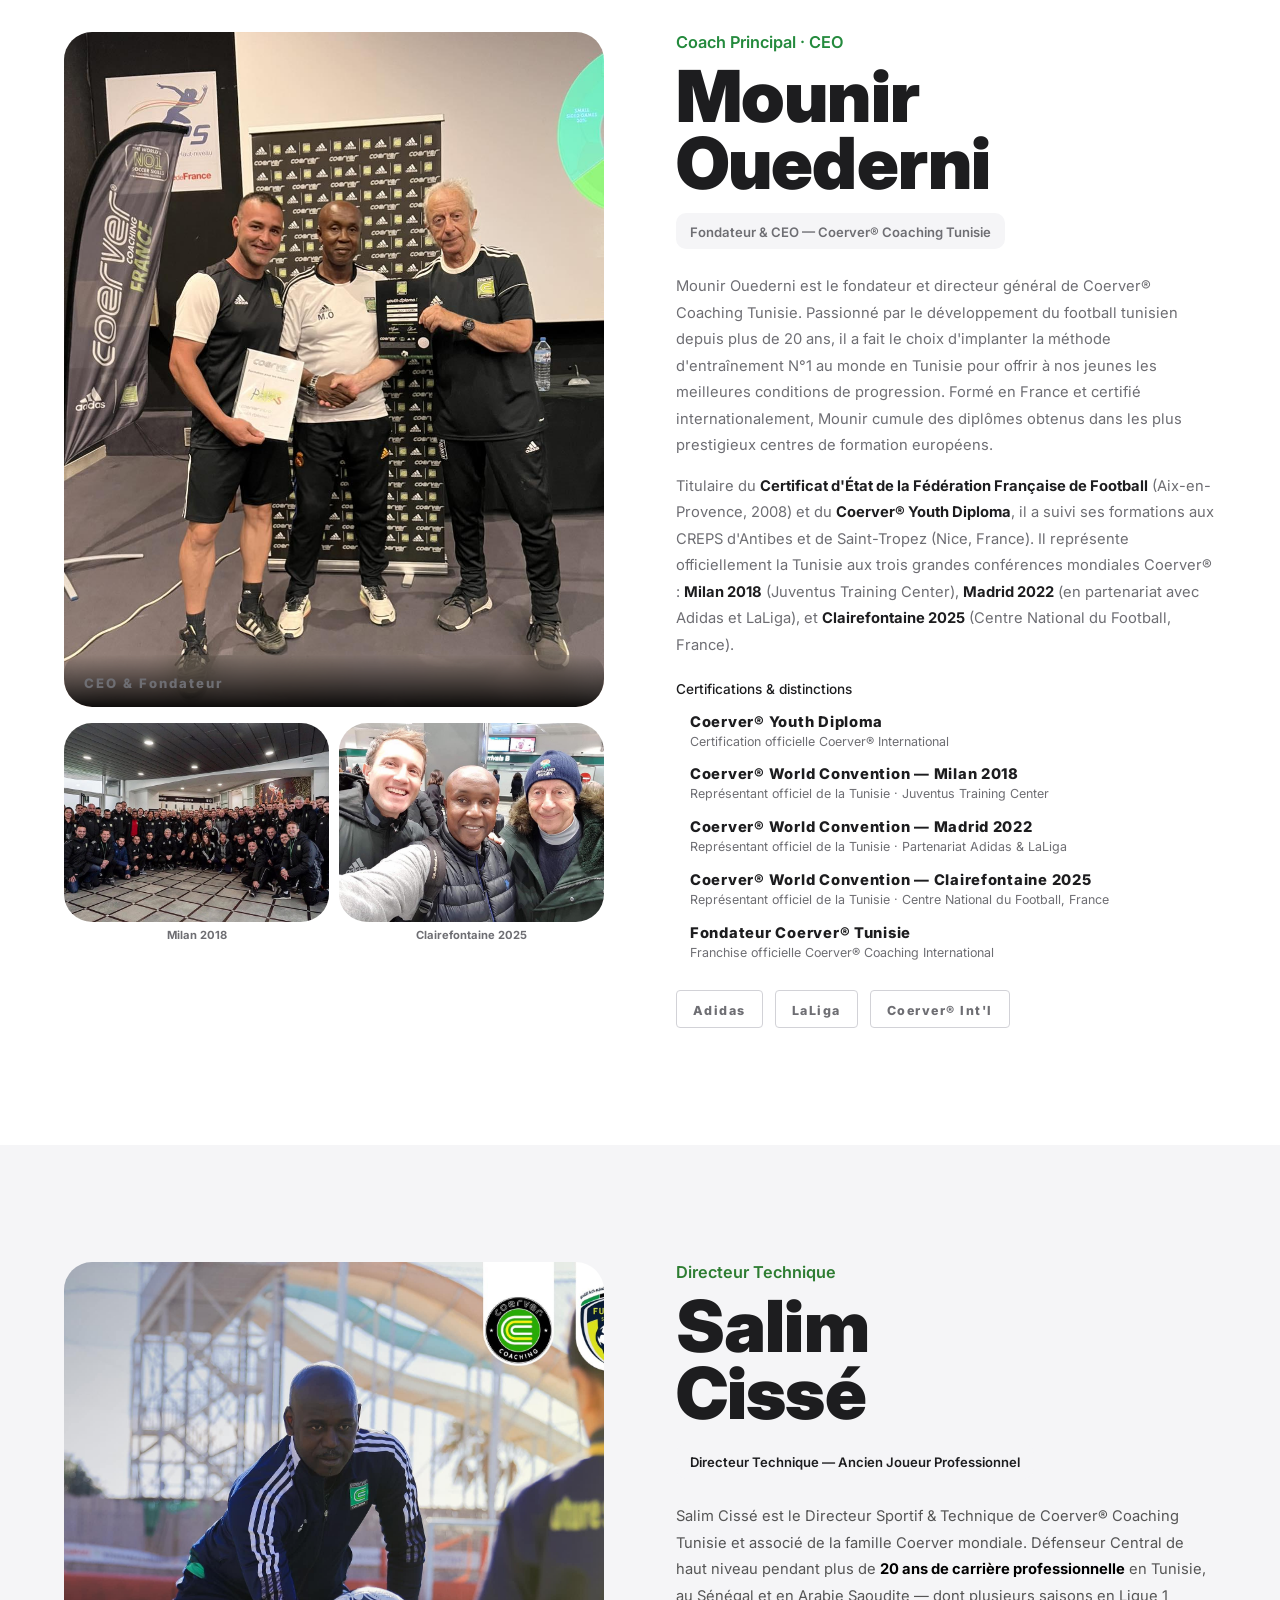
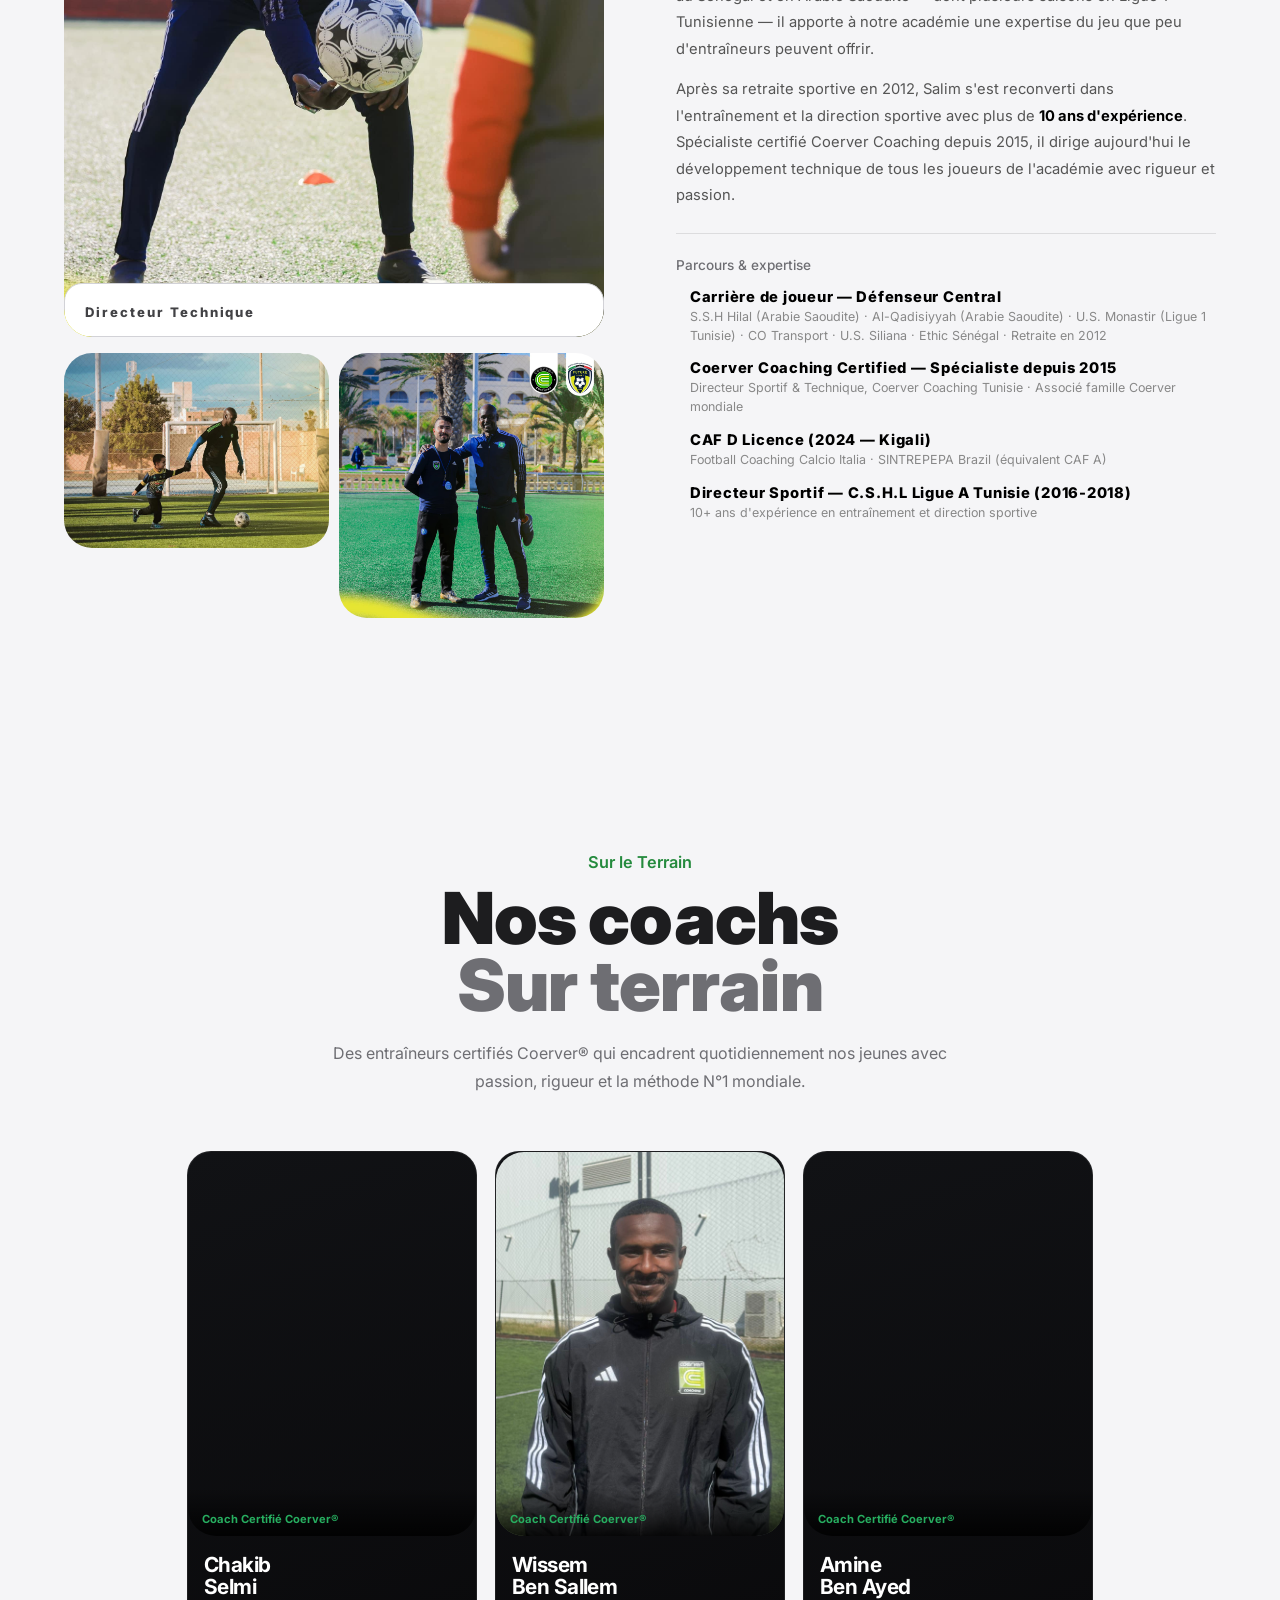
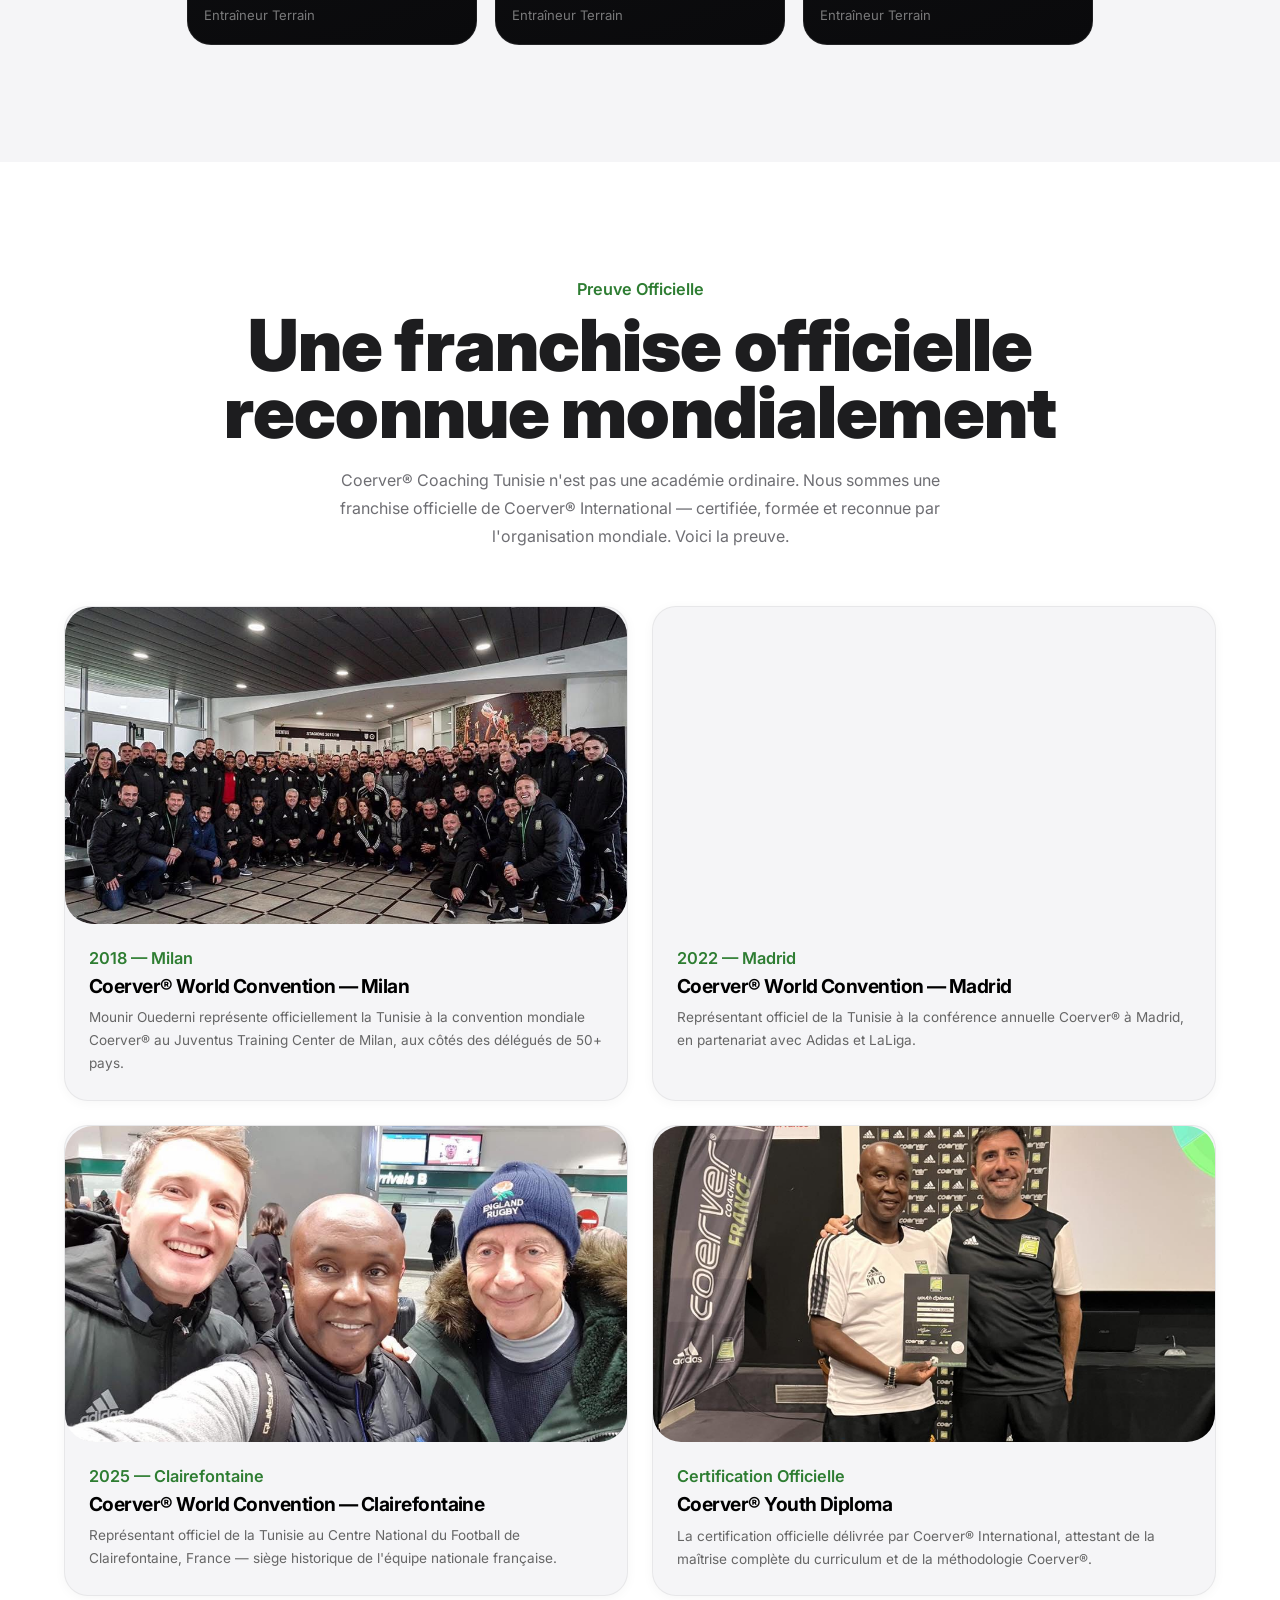
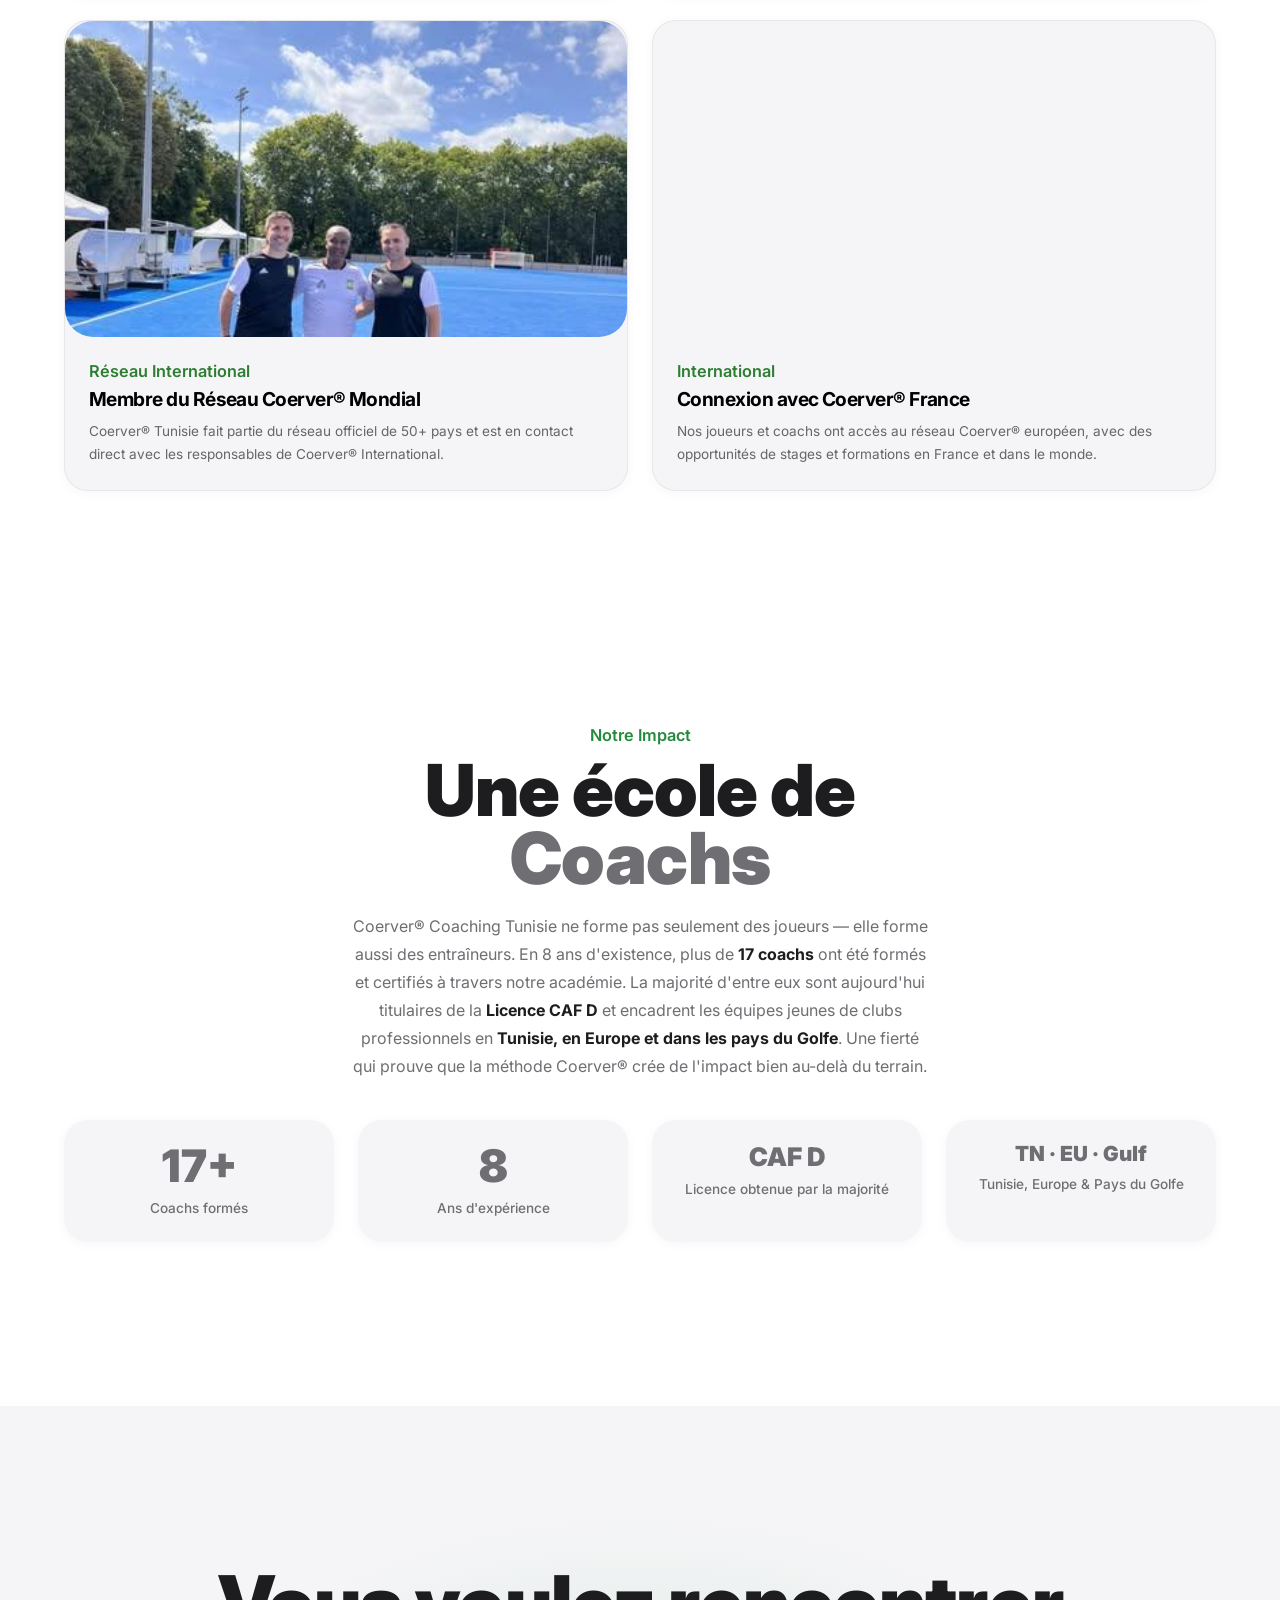
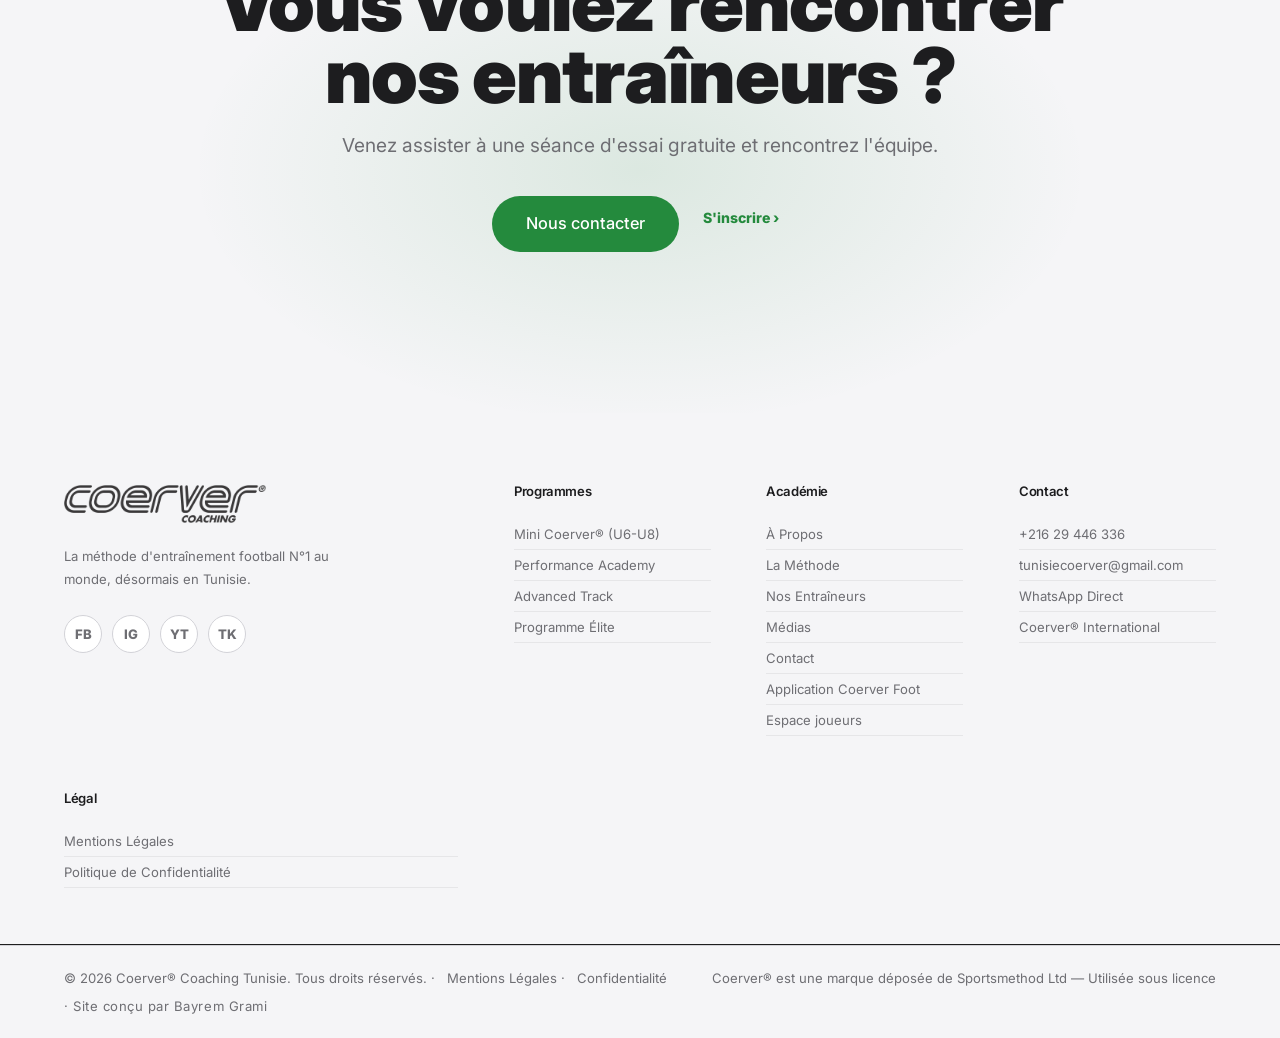
<file: entraineurs.html>
<!DOCTYPE html>
<html lang="fr">
<head>
  <meta charset="UTF-8" />
  <meta name="viewport" content="width=device-width, initial-scale=1.0" />
  <link rel="icon" href="/favicon.ico" sizes="any" />
  <link rel="icon" type="image/png" sizes="192x192" href="/favicon.png" />
  <link rel="icon" type="image/png" sizes="32x32" href="/favicon-32.png" />
  <link rel="apple-touch-icon" href="/favicon.png" />
  <meta name="description" content="Découvrez nos entraîneurs certifiés Coerver Coaching Tunisie. Formateurs qualifiés et passionnés." />
  <title>Nos Entraîneurs | Coerver Coaching Tunisie</title>
  <link rel="preconnect" href="https://fonts.googleapis.com" />
  <link rel="preconnect" href="https://fonts.gstatic.com" crossorigin />
  <link href="https://fonts.googleapis.com/css2?family=Inter:wght@400;500;600;700;800&display=swap" rel="stylesheet" />
  <link rel="stylesheet" href="assets/css/style.css" />
  <link rel="stylesheet" href="assets/css/mobile-fixes.css?v=5" />
  <script>document.documentElement.classList.add("js")</script>
  <link rel="stylesheet" href="assets/css/premium.css?v=12" />
  <link rel="stylesheet" href="assets/css/home.css?v=15" />
  <link rel="stylesheet" href="assets/css/fx.css?v=3" />
  <link rel="stylesheet" href="assets/css/extras.css?v=10" />
  <link rel="stylesheet" href="assets/css/features.css?v=8" />
  <link rel="stylesheet" href="assets/css/pages.css?v=12" />
  <link rel="stylesheet" href="assets/css/entraineurs.css" />
  <link rel="stylesheet" href="assets/css/apple.css?v=17" />
  <meta property="og:image" content="https://coervertunisie.tn/assets/images/academie/hero-entrainement.jpg" />
  <meta property="og:site_name" content="Coerver Coaching Tunisie" />
  <meta name="twitter:card" content="summary_large_image" />
  <meta name="theme-color" content="#000000" />
</head>
<body class="page-inner pg pg-entraineurs">
 
    <header id="navbar" class="navbar-solid">
    <div class="container nav-single-row">
      <a href="index.html" class="nav-logo">
        <img src="assets/images/logo-light.png" alt="Coerver Coaching Tunisie" />
      </a>
      <nav class="nav-links">
        <a href="index.html"        class="nav-link">Accueil</a>
        <a href="apropos.html"      class="nav-link">À propos</a>
        <a href="programmes.html"   class="nav-link">Programmes</a>
        <a href="methode.html"      class="nav-link">Méthode</a>
        <a href="entraineurs.html"  class="nav-link active">Entraîneurs</a>
        <a href="medias.html"       class="nav-link">Médias</a>
        <a href="contact.html"      class="nav-link">Contact</a>
        <a href="jeux.html"         class="nav-link nav-link-jeux">Jeux</a>
        <a href="app.html"          class="nav-link nav-link-app">APP</a>
      </nav>
      <div class="nav-right">
        <a href="inscription.html" class="btn-inscription">S'inscrire</a>
        <button class="burger" id="burger">
          <span></span><span></span><span></span>
        </button>
      </div>
    </div>
  </header>
 
  <div class="xmenu" id="mobileMenu" aria-label="Menu">
    <div class="xm-top">
      <a href="index.html" class="xm-logo"><img src="assets/images/logo-light.png" alt="Coerver Coaching Tunisie" /></a>
      <button class="xm-close" id="mobileClose" type="button" aria-label="Fermer le menu"><span></span><span></span></button>
    </div>
    <nav class="xm-nav">
      <a href="index.html" class="xm-link xm-anim" style="--d:0"><small>01</small>Accueil<i>›</i></a>
      <a href="apropos.html" class="xm-link xm-anim" style="--d:1"><small>02</small>À propos<i>›</i></a>
      <a href="methode.html" class="xm-link xm-anim" style="--d:2"><small>03</small>La méthode<i>›</i></a>
      <a href="programmes.html" class="xm-link xm-anim" style="--d:3"><small>04</small>Programmes<i>›</i></a>
      <a href="entraineurs.html" class="xm-link xm-anim on" style="--d:4" aria-current="page"><small>05</small>Entraîneurs<i>›</i></a>
      <a href="medias.html" class="xm-link xm-anim" style="--d:5"><small>06</small>Médias<i>›</i></a>
      <a href="contact.html" class="xm-link xm-anim" style="--d:6"><small>07</small>Contact<i>›</i></a>
      <a href="jeux.html" class="xm-link xm-anim" style="--d:7"><small>08</small>Espace joueurs<i>›</i></a>
    </nav>
    <a href="app.html" class="xm-app xm-anim" style="--d:8">
      <span class="ic"><img src="assets/images/logo-light.png" alt="" /></span>
      <span class="tx"><em>Nouveau</em><b>Coerver Foot</b><small>L'app de l'académie · App Store</small></span>
      <i>›</i>
    </a>
    <div class="xm-foot xm-anim" style="--d:9">
      <a href="inscription.html" class="xm-cta">S'inscrire</a>
      <a href="https://wa.me/21658519189" target="_blank" rel="noopener noreferrer" class="xm-wa" aria-label="WhatsApp"><svg viewBox="0 0 24 24" fill="currentColor" width="20" height="20"><path d="M17.472 14.382c-.297-.149-1.758-.867-2.03-.967-.273-.099-.471-.148-.67.15-.197.297-.767.966-.94 1.164-.173.199-.347.223-.644.075-.297-.15-1.255-.463-2.39-1.475-.883-.788-1.48-1.761-1.653-2.059-.173-.297-.018-.458.13-.606.134-.133.298-.347.446-.52.149-.174.198-.298.298-.497.099-.198.05-.371-.025-.52-.075-.149-.669-1.612-.916-2.207-.242-.579-.487-.5-.669-.51-.173-.008-.371-.01-.57-.01-.198 0-.52.074-.792.372-.272.297-1.04 1.016-1.04 2.479 0 1.462 1.065 2.875 1.213 3.074.149.198 2.096 3.2 5.077 4.487.709.306 1.262.489 1.694.625.712.227 1.36.195 1.871.118.571-.085 1.758-.719 2.006-1.413.248-.694.248-1.289.173-1.413-.074-.124-.272-.198-.57-.347m-5.421 7.403h-.004a9.87 9.87 0 01-5.031-1.378l-.361-.214-3.741.982.998-3.648-.235-.374a9.86 9.86 0 01-1.51-5.26c.001-5.45 4.436-9.884 9.888-9.884 2.64 0 5.122 1.03 6.988 2.898a9.825 9.825 0 012.893 6.994c-.003 5.45-4.437 9.884-9.885 9.884m8.413-18.297A11.815 11.815 0 0012.05 0C5.495 0 .16 5.335.157 11.892c0 2.096.547 4.142 1.588 5.945L.057 24l6.305-1.654a11.882 11.882 0 005.683 1.448h.005c6.554 0 11.89-5.335 11.893-11.893A11.821 11.821 0 0020.885 3.488"/></svg></a>
    </div>
    <div class="xm-social xm-anim" style="--d:10">
      <a href="https://www.facebook.com/profile.php?id=61591004705430" target="_blank" rel="noopener noreferrer" aria-label="Facebook"><svg viewBox="0 0 24 24" fill="currentColor" width="20" height="20"><path d="M18 2h-3a5 5 0 00-5 5v3H7v4h3v8h4v-8h3l1-4h-4V7a1 1 0 011-1h3z"/></svg></a>
      <a href="https://www.instagram.com/coervertunisiee/" target="_blank" rel="noopener noreferrer" aria-label="Instagram"><svg viewBox="0 0 24 24" fill="none" stroke="currentColor" stroke-width="2" width="20" height="20"><rect x="2" y="2" width="20" height="20" rx="5"/><circle cx="12" cy="12" r="4"/><circle cx="17.5" cy="6.5" r="1" fill="currentColor" stroke="none"/></svg></a>
      <a href="https://www.youtube.com/@PlayGreatSoccer" target="_blank" rel="noopener noreferrer" aria-label="YouTube"><svg viewBox="0 0 24 24" fill="currentColor" width="20" height="20"><path d="M22.54 6.42a2.78 2.78 0 00-1.95-1.96C18.88 4 12 4 12 4s-6.88 0-8.59.46a2.78 2.78 0 00-1.95 1.96A29 29 0 001 12a29 29 0 00.46 5.58A2.78 2.78 0 003.41 19.6C5.12 20 12 20 12 20s6.88 0 8.59-.46a2.78 2.78 0 001.95-1.95A29 29 0 0023 12a29 29 0 00-.46-5.58z"/><polygon points="9.75 15.02 15.5 12 9.75 8.98 9.75 15.02" fill="white"/></svg></a>
      <a href="https://www.tiktok.com/@coervertunisie" target="_blank" rel="noopener noreferrer" aria-label="TikTok"><svg viewBox="0 0 24 24" fill="currentColor" width="20" height="20"><path d="M12.525.02c1.31-.02 2.61-.01 3.91-.02.08 1.53.63 3.09 1.75 4.17 1.12 1.11 2.7 1.62 4.24 1.79v4.03c-1.44-.05-2.89-.35-4.2-.97-.57-.26-1.1-.59-1.62-.93-.01 2.92.01 5.84-.02 8.75-.08 1.4-.54 2.79-1.35 3.94-1.31 1.92-3.58 3.17-5.91 3.21-1.43.08-2.86-.31-4.08-1.03-2.02-1.19-3.44-3.37-3.65-5.71-.02-.5-.03-1-.01-1.49.18-1.9 1.12-3.72 2.58-4.96 1.66-1.44 3.98-2.13 6.15-1.72.02 1.48-.04 2.96-.04 4.44-.99-.32-2.15-.23-3.02.37-.63.41-1.11 1.04-1.36 1.75-.21.51-.15 1.07-.14 1.61.24 1.64 1.82 3.02 3.5 2.87 1.12-.01 2.19-.66 2.77-1.61.19-.33.4-.67.41-1.06.1-1.79.06-3.57.07-5.36.01-4.03-.01-8.05.02-12.07z"/></svg></a>
    </div>
  </div>
 
  <main>
 
    <!-- HERO -->
    <section class="ent-hero">
      <div class="ent-hero-bg">
        <img src="assets/images/entraineurs/cisse-hero.jpg" alt="Nos Entraîneurs" />
      </div>
      <div class="ent-hero-overlay"></div>
      <div class="ent-hero-hexagons"></div>
      <div class="container ent-hero-content">
        <span class="ent-hero-tag">Coerver® Coaching Tunisie</span>
        <h1 class="ent-hero-title">Nos<br /><span class="ent-hero-green">entraîneurs</span></h1>
        <p class="ent-hero-sub">Une équipe passionnée, certifiée par Coerver® International.<br />Des professionnels au service du développement de vos enfants.</p>
        <div class="ent-hero-badges" style="display:none">
          <div class="ent-hero-badge">
            <span class="ent-badge-icon"></span>
            <span>Certifiés Coerver® International</span>
          </div>
          <div class="ent-hero-badge">
            <span class="ent-badge-icon"></span>
            <span>Méthode N°1 Mondiale</span>
          </div>
          <div class="ent-hero-badge">
            <span class="ent-badge-icon"></span>
            <span>150+ Enfants formés</span>
          </div>
        </div>
      </div>
    </section>
 
    <!-- INTRO -->
    <section class="ent-intro">
      <div class="container ent-intro-inner">
        <div class="ent-intro-content">
          <span class="section-tag">Notre Équipe</span>
          <h2 class="ent-section-title ent-title-dark">Une équipe au service<br />de vos enfants</h2>
          <p class="ent-text-dark">Coerver® Coaching Tunisie est fondé et dirigé par des professionnels du football formés et certifiés par Coerver® International. Notre équipe combine expertise technique internationale, expérience du football professionnel tunisien et une passion sincère pour le développement des jeunes joueurs.</p>
          <p class="ent-text-dark">Chaque coach de notre académie maîtrise le curriculum officiel Coerver® et applique la méthode dans chaque séance avec rigueur et bienveillance. Nous ne sommes pas qu'une académie — nous sommes une famille.</p>
        </div>
        <div class="ent-intro-stats">
          <div class="ent-stat-box">
            <span class="ent-stat-num">8</span>
            <span class="ent-stat-label">Coachs certifiés</span>
          </div>
          <div class="ent-stat-box ent-stat-box-green">
            <span class="ent-stat-num">150+</span>
            <span class="ent-stat-label">Enfants encadrés</span>
          </div>
          <div class="ent-stat-box">
            <span class="ent-stat-num">20+</span>
            <span class="ent-stat-label">Ans d'expérience</span>
          </div>
          <div class="ent-stat-box">
            <span class="ent-stat-num">2022</span>
            <span class="ent-stat-label">Conférence Madrid</span>
          </div>
        </div>
      </div>
    </section>
 
    <!-- COACH 1 — MOUNIR -->
    <section class="ent-coach ent-coach-dark" id="mounir">
      <div class="container ent-coach-inner">
 
        <div class="ent-coach-media">
          <div class="ent-coach-photo-wrap">
            <img loading="lazy" decoding="async" src="assets/images/international/ceremonie-diplome.jpg" alt="Mounir Ouederni" class="ent-coach-photo" />
            <div class="ent-coach-photo-badge">
              <span>CEO &amp; Fondateur</span>
            </div>
          </div>
          <div class="ent-coach-certs">
            <div class="ent-cert-item">
              <img loading="lazy" decoding="async" src="assets/images/international/milan-2018-conference.jpg" alt="Coerver Milan 2018" class="ent-cert-photo" />
              <span class="ent-cert-label">Milan 2018</span>
            </div>
            <div class="ent-cert-item">
              <img loading="lazy" decoding="async" src="assets/images/international/clairefontaine-2025-mounir.jpg" alt="Coerver Clairefontaine 2025" class="ent-cert-photo" />
              <span class="ent-cert-label">Clairefontaine 2025</span>
            </div>
          </div>
        </div>
 
        <div class="ent-coach-content">
          <span class="ent-coach-tag">Coach Principal · CEO</span>
          <h2 class="ent-coach-name">Mounir<br />Ouederni</h2>
          <div class="ent-coach-title-bar">
            <span>Fondateur &amp; CEO — Coerver® Coaching Tunisie</span>
          </div>
          <p class="ent-coach-bio">Mounir Ouederni est le fondateur et directeur général de Coerver® Coaching Tunisie. Passionné par le développement du football tunisien depuis plus de 20 ans, il a fait le choix d'implanter la méthode d'entraînement N°1 au monde en Tunisie pour offrir à nos jeunes les meilleures conditions de progression. Formé en France et certifié internationalement, Mounir cumule des diplômes obtenus dans les plus prestigieux centres de formation européens.</p>
          <p class="ent-coach-bio">Titulaire du <strong>Certificat d'État de la Fédération Française de Football</strong> (Aix-en-Provence, 2008) et du <strong>Coerver® Youth Diploma</strong>, il a suivi ses formations aux CREPS d'Antibes et de Saint-Tropez (Nice, France). Il représente officiellement la Tunisie aux trois grandes conférences mondiales Coerver® : <strong>Milan 2018</strong> (Juventus Training Center), <strong>Madrid 2022</strong> (en partenariat avec Adidas et LaLiga), et <strong>Clairefontaine 2025</strong> (Centre National du Football, France).</p>
 
          <div class="ent-coach-achievements">
            <h4 class="ent-achieve-title">Certifications &amp; distinctions</h4>
            <div class="ent-achieve-list">
              <div class="ent-achieve-item">
                <span class="ent-achieve-icon"></span>
                <div>
                  <div class="ent-achieve-name">Coerver® Youth Diploma</div>
                  <div class="ent-achieve-detail">Certification officielle Coerver® International</div>
                </div>
              </div>
              <div class="ent-achieve-item">
                <span class="ent-achieve-icon"></span>
                <div>
                  <div class="ent-achieve-name">Coerver® World Convention — Milan 2018</div>
                  <div class="ent-achieve-detail">Représentant officiel de la Tunisie · Juventus Training Center</div>
                </div>
              </div>
              <div class="ent-achieve-item">
                <span class="ent-achieve-icon"></span>
                <div>
                  <div class="ent-achieve-name">Coerver® World Convention — Madrid 2022</div>
                  <div class="ent-achieve-detail">Représentant officiel de la Tunisie · Partenariat Adidas &amp; LaLiga</div>
                </div>
              </div>
              <div class="ent-achieve-item">
                <span class="ent-achieve-icon"></span>
                <div>
                  <div class="ent-achieve-name">Coerver® World Convention — Clairefontaine 2025</div>
                  <div class="ent-achieve-detail">Représentant officiel de la Tunisie · Centre National du Football, France</div>
                </div>
              </div>
              <div class="ent-achieve-item">
                <span class="ent-achieve-icon"></span>
                <div>
                  <div class="ent-achieve-name">Fondateur Coerver® Tunisie</div>
                  <div class="ent-achieve-detail">Franchise officielle Coerver® Coaching International</div>
                </div>
              </div>
            </div>
          </div>
 
          <div class="ent-coach-trust">
            <div class="ent-trust-item"><span class="ent-trust-logo">Adidas</span></div>
            <div class="ent-trust-item"><span class="ent-trust-logo">LaLiga</span></div>
            <div class="ent-trust-item"><span class="ent-trust-logo">Coerver® Int'l</span></div>
          </div>
        </div>
 
      </div>
    </section>
 
    <!-- COACH 2 — SALIM -->
    <section class="ent-coach ent-coach-white" id="salim">
      <div class="container ent-coach-inner ent-coach-reverse">
 
        <div class="ent-coach-content">
          <span class="ent-coach-tag ent-tag-dark">Directeur Technique</span>
          <h2 class="ent-coach-name ent-name-dark">Salim<br />Cissé</h2>
          <div class="ent-coach-title-bar ent-title-bar-dark">
            <span>Directeur Technique — Ancien Joueur Professionnel</span>
          </div>
          <p class="ent-coach-bio ent-bio-dark">Salim Cissé est le Directeur Sportif & Technique de Coerver® Coaching Tunisie et associé de la famille Coerver mondiale. Défenseur Central de haut niveau pendant plus de <strong>20 ans de carrière professionnelle</strong> en Tunisie, au Sénégal et en Arabie Saoudite — dont plusieurs saisons en Ligue 1 Tunisienne — il apporte à notre académie une expertise du jeu que peu d'entraîneurs peuvent offrir.</p>
          <p class="ent-coach-bio ent-bio-dark">Après sa retraite sportive en 2012, Salim s'est reconverti dans l'entraînement et la direction sportive avec plus de <strong>10 ans d'expérience</strong>. Spécialiste certifié Coerver Coaching depuis 2015, il dirige aujourd'hui le développement technique de tous les joueurs de l'académie avec rigueur et passion.</p>
 
          <div class="ent-coach-achievements ent-achieve-dark">
            <h4 class="ent-achieve-title ent-achieve-title-dark">Parcours &amp; expertise</h4>
            <div class="ent-achieve-list">
              <div class="ent-achieve-item">
                <span class="ent-achieve-icon"></span>
                <div>
                  <div class="ent-achieve-name ent-achieve-name-dark">Carrière de joueur — Défenseur Central</div>
                  <div class="ent-achieve-detail ent-achieve-detail-dark">S.S.H Hilal (Arabie Saoudite) · Al-Qadisiyyah (Arabie Saoudite) · U.S. Monastir (Ligue 1 Tunisie) · CO Transport · U.S. Siliana · Ethic Sénégal · Retraite en 2012</div>
                </div>
              </div>
              <div class="ent-achieve-item">
                <span class="ent-achieve-icon"></span>
                <div>
                  <div class="ent-achieve-name ent-achieve-name-dark">Coerver Coaching Certified — Spécialiste depuis 2015</div>
                  <div class="ent-achieve-detail ent-achieve-detail-dark">Directeur Sportif & Technique, Coerver Coaching Tunisie · Associé famille Coerver mondiale</div>
                </div>
              </div>
              <div class="ent-achieve-item">
                <span class="ent-achieve-icon"></span>
                <div>
                  <div class="ent-achieve-name ent-achieve-name-dark">CAF D Licence (2024 — Kigali)</div>
                  <div class="ent-achieve-detail ent-achieve-detail-dark">Football Coaching Calcio Italia · SINTREPEPA Brazil (équivalent CAF A)</div>
                </div>
              </div>
              <div class="ent-achieve-item">
                <span class="ent-achieve-icon"></span>
                <div>
                  <div class="ent-achieve-name ent-achieve-name-dark">Directeur Sportif — C.S.H.L Ligue A Tunisie (2016-2018)</div>
                  <div class="ent-achieve-detail ent-achieve-detail-dark">10+ ans d'expérience en entraînement et direction sportive</div>
                </div>
              </div>
            </div>
          </div>
        </div>
 
        <div class="ent-coach-media">
          <div class="ent-coach-photo-wrap">
            <img loading="lazy" decoding="async" src="assets/images/entraineurs/coach-ball-action.jpg" alt="Salim Cissé" class="ent-coach-photo" />
            <div class="ent-coach-photo-badge ent-badge-dark">
              <span>Directeur Technique</span>
            </div>
          </div>
          <div class="ent-coach-action-photos">
            <img loading="lazy" decoding="async" src="assets/images/entraineurs/cisse-hero.jpg" alt="Salim en action" class="ent-action-photo" />
            <img loading="lazy" decoding="async" src="assets/images/entraineurs/coaches-smiling.jpg" alt="L'équipe" class="ent-action-photo" />
          </div>
        </div>
 
      </div>
    </section>
 
    <!-- COACHS SUR TERRAIN -->
    <section class="ent-terrain-section" id="terrain">
      <div class="container">
        <div class="ent-certs-header">
          <span class="section-tag">Sur le Terrain</span>
          <h2 class="ent-section-title ent-title-dark">Nos coachs<br /><span style="color:#27ae60;">Sur terrain</span></h2>
          <p class="ent-certs-intro">Des entraîneurs certifiés Coerver® qui encadrent quotidiennement nos jeunes avec passion, rigueur et la méthode N°1 mondiale.</p>
        </div>
        <div class="ent-terrain-grid">

          <div class="ent-terrain-card flip-card" tabindex="0">
            <div class="flip-inner">
              <div class="flip-front">
            <div class="ent-terrain-photo-wrap">
              <img loading="lazy" decoding="async" src="assets/images/entraineurs/coach-chakib-selmi.jpg" alt="Chakib Selmi" class="ent-terrain-photo" />
              <div class="ent-terrain-badge">Coach Certifié Coerver®</div>
            </div>
            <div class="ent-terrain-info">
              <h3 class="ent-terrain-name">Chakib<br />Selmi</h3>
              <span class="ent-terrain-role">Entraîneur Terrain</span>
            </div>
              </div>
              <div class="flip-back">
                <span class="fb-kicker">Coach certifié Coerver®</span>
                <h4>Chakib Selmi</h4>
                <ul>
                  <li>Formé à la méthode Coerver® officielle</li>
                  <li>Encadre nos jeunes sur le terrain</li>
                  <li>Applique la pyramide de développement du joueur</li>
                </ul>
                <a href="inscription.html" class="fb-cta">Séance d'essai avec l'équipe</a>
              </div>
            </div>
          </div>

          <div class="ent-terrain-card flip-card" tabindex="0">
            <div class="flip-inner">
              <div class="flip-front">
            <div class="ent-terrain-photo-wrap">
              <img loading="lazy" decoding="async" src="assets/images/entraineurs/coach-wissem-ben-sallem.jpg" alt="Wissem Ben Sallem" class="ent-terrain-photo" />
              <div class="ent-terrain-badge">Coach Certifié Coerver®</div>
            </div>
            <div class="ent-terrain-info">
              <h3 class="ent-terrain-name">Wissem<br />Ben Sallem</h3>
              <span class="ent-terrain-role">Entraîneur Terrain</span>
            </div>
              </div>
              <div class="flip-back">
                <span class="fb-kicker">Coach certifié Coerver®</span>
                <h4>Wissem Ben Sallem</h4>
                <ul>
                  <li>Formé à la méthode Coerver® officielle</li>
                  <li>Encadre nos jeunes sur le terrain</li>
                  <li>Applique la pyramide de développement du joueur</li>
                </ul>
                <a href="inscription.html" class="fb-cta">Séance d'essai avec l'équipe</a>
              </div>
            </div>
          </div>

          <div class="ent-terrain-card flip-card" tabindex="0">
            <div class="flip-inner">
              <div class="flip-front">
            <div class="ent-terrain-photo-wrap">
              <img loading="lazy" decoding="async" src="assets/images/entraineurs/coach-amine-ben-ayed.jpg" alt="Amine Ben Ayed" class="ent-terrain-photo" />
              <div class="ent-terrain-badge">Coach Certifié Coerver®</div>
            </div>
            <div class="ent-terrain-info">
              <h3 class="ent-terrain-name">Amine<br />Ben Ayed</h3>
              <span class="ent-terrain-role">Entraîneur Terrain</span>
            </div>
              </div>
              <div class="flip-back">
                <span class="fb-kicker">Coach certifié Coerver®</span>
                <h4>Amine Ben Ayed</h4>
                <ul>
                  <li>Formé à la méthode Coerver® officielle</li>
                  <li>Encadre nos jeunes sur le terrain</li>
                  <li>Applique la pyramide de développement du joueur</li>
                </ul>
                <a href="inscription.html" class="fb-cta">Séance d'essai avec l'équipe</a>
              </div>
            </div>
          </div>
        </div>
      </div>
    </section>
 
    <!-- CERTIFICATIONS SECTION -->
    <section class="ent-certs-section">
      <div class="container">
        <div class="ent-certs-header">
          <span class="section-tag">Preuve Officielle</span>
          <h2 class="ent-section-title ent-title-dark">Une franchise officielle<br />reconnue mondialement</h2>
          <p class="ent-certs-intro">Coerver® Coaching Tunisie n'est pas une académie ordinaire. Nous sommes une franchise officielle de Coerver® International — certifiée, formée et reconnue par l'organisation mondiale. Voici la preuve.</p>
        </div>
        <div class="ent-certs-grid">
          <div class="ent-cert-card">
            <div class="ent-cert-card-img">
              <img loading="lazy" decoding="async" src="assets/images/international/milan-2018-conference.jpg" alt="Coerver World Convention Milan 2018" style="object-position:center 30%;" />
            </div>
            <div class="ent-cert-card-body">
              <span class="ent-cert-card-tag">2018 — Milan</span>
              <h3 class="ent-cert-card-title">Coerver® World Convention — Milan</h3>
              <p class="ent-cert-card-text">Mounir Ouederni représente officiellement la Tunisie à la convention mondiale Coerver® au Juventus Training Center de Milan, aux côtés des délégués de 50+ pays.</p>
            </div>
          </div>
          <div class="ent-cert-card">
            <div class="ent-cert-card-img">
              <img loading="lazy" decoding="async" src="assets/images/international/madrid-2022-mounir.jpg" alt="Coerver World Convention Madrid 2022" style="object-position:center 20%;" />
            </div>
            <div class="ent-cert-card-body">
              <span class="ent-cert-card-tag">2022 — Madrid</span>
              <h3 class="ent-cert-card-title">Coerver® World Convention — Madrid</h3>
              <p class="ent-cert-card-text">Représentant officiel de la Tunisie à la conférence annuelle Coerver® à Madrid, en partenariat avec Adidas et LaLiga.</p>
            </div>
          </div>
          <div class="ent-cert-card">
            <div class="ent-cert-card-img">
              <img loading="lazy" decoding="async" src="assets/images/international/clairefontaine-2025-mounir.jpg" alt="Coerver World Convention Clairefontaine 2025" style="object-position:center 20%;" />
            </div>
            <div class="ent-cert-card-body">
              <span class="ent-cert-card-tag">2025 — Clairefontaine</span>
              <h3 class="ent-cert-card-title">Coerver® World Convention — Clairefontaine</h3>
              <p class="ent-cert-card-text">Représentant officiel de la Tunisie au Centre National du Football de Clairefontaine, France — siège historique de l'équipe nationale française.</p>
            </div>
          </div>
          <div class="ent-cert-card">
            <div class="ent-cert-card-img">
              <img loading="lazy" decoding="async" src="assets/images/international/youth-diploma.jpg" alt="Youth Diploma" style="object-position:center 30%;" />
            </div>
            <div class="ent-cert-card-body">
              <span class="ent-cert-card-tag">Certification Officielle</span>
              <h3 class="ent-cert-card-title">Coerver® Youth Diploma</h3>
              <p class="ent-cert-card-text">La certification officielle délivrée par Coerver® International, attestant de la maîtrise complète du curriculum et de la méthodologie Coerver®.</p>
            </div>
          </div>
          <div class="ent-cert-card">
            <div class="ent-cert-card-img">
              <img loading="lazy" decoding="async" src="assets/images/international/coerver-mondial-banner.jpg" alt="Coerver International" style="object-position:center 30%;" />
            </div>
            <div class="ent-cert-card-body">
              <span class="ent-cert-card-tag">Réseau International</span>
              <h3 class="ent-cert-card-title">Membre du Réseau Coerver® Mondial</h3>
              <p class="ent-cert-card-text">Coerver® Tunisie fait partie du réseau officiel de 50+ pays et est en contact direct avec les responsables de Coerver® International.</p>
            </div>
          </div>
          <div class="ent-cert-card">
            <div class="ent-cert-card-img">
              <img loading="lazy" decoding="async" src="assets/images/international/coach-france-new.jpg" alt="France CREPS" style="object-position:center 30%;transform:rotate(180deg);" />
            </div>
            <div class="ent-cert-card-body">
              <span class="ent-cert-card-tag">International</span>
              <h3 class="ent-cert-card-title">Connexion avec Coerver® France</h3>
              <p class="ent-cert-card-text">Nos joueurs et coachs ont accès au réseau Coerver® européen, avec des opportunités de stages et formations en France et dans le monde.</p>
            </div>
          </div>
        </div>
      </div>
    </section>
 
    <!-- METHODE EN ACTION -->
    <section class="ent-action-section">
      <div class="container">
        <div class="ent-action-header">
          <span class="section-tag">Notre Impact</span>
          <h2 class="ent-section-title">Une école de<br /><span style="color:#27ae60;">Coachs</span></h2>
          <p class="ent-action-intro">Coerver® Coaching Tunisie ne forme pas seulement des joueurs — elle forme aussi des entraîneurs. En 8 ans d'existence, plus de <strong style="color:#27ae60;">17 coachs</strong> ont été formés et certifiés à travers notre académie. La majorité d'entre eux sont aujourd'hui titulaires de la <strong style="color:#27ae60;">Licence CAF D</strong> et encadrent les équipes jeunes de clubs professionnels en <strong style="color:#27ae60;">Tunisie, en Europe et dans les pays du Golfe</strong>. Une fierté qui prouve que la méthode Coerver® crée de l'impact bien au-delà du terrain.</p>
          <div class="ent-formed-stats">
            <div class="ent-formed-stat">
              <span class="ent-formed-num">17<span style="color:#27ae60;">+</span></span>
              <span class="ent-formed-label">Coachs formés</span>
            </div>
            <div class="ent-formed-stat">
              <span class="ent-formed-num">8</span>
              <span class="ent-formed-label">Ans d'expérience</span>
            </div>
            <div class="ent-formed-stat">
              <span class="ent-formed-num" style="font-size:1.6rem;">CAF D</span>
              <span class="ent-formed-label">Licence obtenue par la majorité</span>
            </div>
            <div class="ent-formed-stat">
              <span class="ent-formed-num" style="font-size:1.3rem;">TN · EU<span style="color:#27ae60;"> · Gulf</span></span>
              <span class="ent-formed-label">Tunisie, Europe &amp; Pays du Golfe</span>
            </div>
          </div>
        </div>
      </div>
    </section>
 
    <!-- CTA -->
    <section class="cta-banner-green">
      <div class="container cta-banner-inner">
        <div class="cta-banner-text">
          <h2 class="cta-banner-title">Vous voulez rencontrer<br />nos entraîneurs ?</h2>
          <p class="cta-banner-sub">Venez assister à une séance d'essai gratuite et rencontrez l'équipe.</p>
        </div>
        <div class="cta-banner-btns">
          <a href="contact.html" class="btn-cta-black">Nous contacter</a>
          <a href="inscription.html" class="btn-cta-outline-dark">S'inscrire</a>
        </div>
      </div>
    </section>
 
  </main>
 
  <footer class="footer">
    <div class="container footer-inner">
      <div class="footer-brand">
        <img src="assets/images/logo-light.png" alt="Coerver Coaching Tunisie" class="footer-logo" />
        <p class="footer-desc">La méthode d'entraînement football N°1 au monde, désormais en Tunisie.</p>
        <div class="footer-social">
          <a href="https://www.facebook.com/profile.php?id=61591004705430" class="social-link" target="_blank" rel="noopener noreferrer">FB</a>
          <a href="https://www.instagram.com/coervertunisiee/" class="social-link" target="_blank" rel="noopener noreferrer">IG</a>
          <a href="https://www.youtube.com/@PlayGreatSoccer" target="_blank" rel="noopener noreferrer" class="social-link">YT</a>
          <a href="https://www.tiktok.com/@coervertunisie" target="_blank" rel="noopener noreferrer" class="social-link">TK</a>
          
        </div>
      </div>
      <div class="footer-col">
        <h4 class="footer-col-title">Programmes</h4>
        <a href="programmes.html">Mini Coerver® (U6-U8)</a>
        <a href="programmes.html">Performance Academy</a>
        <a href="programmes.html">Advanced Track</a>
        <a href="programmes.html">Programme Élite</a>
      </div>
      <div class="footer-col">
        <h4 class="footer-col-title">Académie</h4>
        <a href="apropos.html">À Propos</a>
        <a href="methode.html">La Méthode</a>
        <a href="entraineurs.html">Nos Entraîneurs</a>
        <a href="medias.html">Médias</a>
        <a href="contact.html">Contact</a>
        <a href="app.html">Application Coerver Foot</a>
        <a href="jeux.html">Espace joueurs</a>
      </div>
      <div class="footer-col">
        <h4 class="footer-col-title">Contact</h4>
        <a href="tel:+21629446336">+216 29 446 336</a>
        <a href="mailto:tunisiecoerver@gmail.com">tunisiecoerver@gmail.com</a>
        <a href="https://wa.me/21658519189" target="_blank" rel="noopener noreferrer">WhatsApp Direct</a>
        <a href="https://www.coervercoaching.com" target="_blank" rel="noopener noreferrer">Coerver® International</a>
      </div>
      <div class="footer-col">
        <h4 class="footer-col-title">Légal</h4>
        <a href="mentions-legales.html">Mentions Légales</a>
        <a href="politique-confidentialite.html">Politique de Confidentialité</a>
      </div>
    </div>
    <div class="footer-bottom">
      <div class="container footer-bottom-inner">
        <span>© 2026 Coerver® Coaching Tunisie. Tous droits réservés. · <a href="mentions-legales.html" style="color:rgba(255,255,255,.5);text-decoration:none;margin-left:8px;">Mentions Légales</a> · <a href="politique-confidentialite.html" style="color:rgba(255,255,255,.5);text-decoration:none;margin-left:8px;">Confidentialité</a></span>
        <span class="footer-license">Coerver® est une marque déposée de Sportsmethod Ltd — Utilisée sous licence</span><span class="footer-credit"> · Site conçu par <a href="https://www.linkedin.com/in/bayrem-grami" target="_blank" rel="noopener noreferrer" style="color:rgba(255,255,255,0.3);text-decoration:none;">Bayrem Grami</a></span>
      </div>
    </div>
  
 
</footer>
  <a href="https://wa.me/21658519189" target="_blank" rel="noopener noreferrer" class="wa-float">
    <svg viewBox="0 0 24 24" fill="white" width="28" height="28"><path d="M17.472 14.382c-.297-.149-1.758-.867-2.03-.967-.273-.099-.471-.148-.67.15-.197.297-.767.966-.94 1.164-.173.199-.347.223-.644.075-.297-.15-1.255-.463-2.39-1.475-.883-.788-1.48-1.761-1.653-2.059-.173-.297-.018-.458.13-.606.134-.133.298-.347.446-.52.149-.174.198-.298.298-.497.099-.198.05-.371-.025-.52-.075-.149-.669-1.612-.916-2.207-.242-.579-.487-.5-.669-.51-.173-.008-.371-.01-.57-.01-.198 0-.52.074-.792.372-.272.297-1.04 1.016-1.04 2.479 0 1.462 1.065 2.875 1.213 3.074.149.198 2.096 3.2 5.077 4.487.709.306 1.262.489 1.694.625.712.227 1.36.195 1.871.118.571-.085 1.758-.719 2.006-1.413.248-.694.248-1.289.173-1.413-.074-.124-.272-.198-.57-.347m-5.421 7.403h-.004a9.87 9.87 0 01-5.031-1.378l-.361-.214-3.741.982.998-3.648-.235-.374a9.86 9.86 0 01-1.51-5.26c.001-5.45 4.436-9.884 9.888-9.884 2.64 0 5.122 1.03 6.988 2.898a9.825 9.825 0 012.893 6.994c-.003 5.45-4.437 9.884-9.885 9.884m8.413-18.297A11.815 11.815 0 0012.05 0C5.495 0 .16 5.335.157 11.892c0 2.096.547 4.142 1.588 5.945L.057 24l6.305-1.654a11.882 11.882 0 005.683 1.448h.005c6.554 0 11.89-5.335 11.893-11.893A11.821 11.821 0 0020.885 3.488"/></svg>
  </a>
 
  <script src="assets/js/main.js?v=10"></script>
  <script src="assets/js/premium.js?v=21" defer></script>
  <script src="assets/js/extras.js?v=10" defer></script>
  <script src="assets/js/features.js?v=6" defer></script>
</body>
</html>
</file>
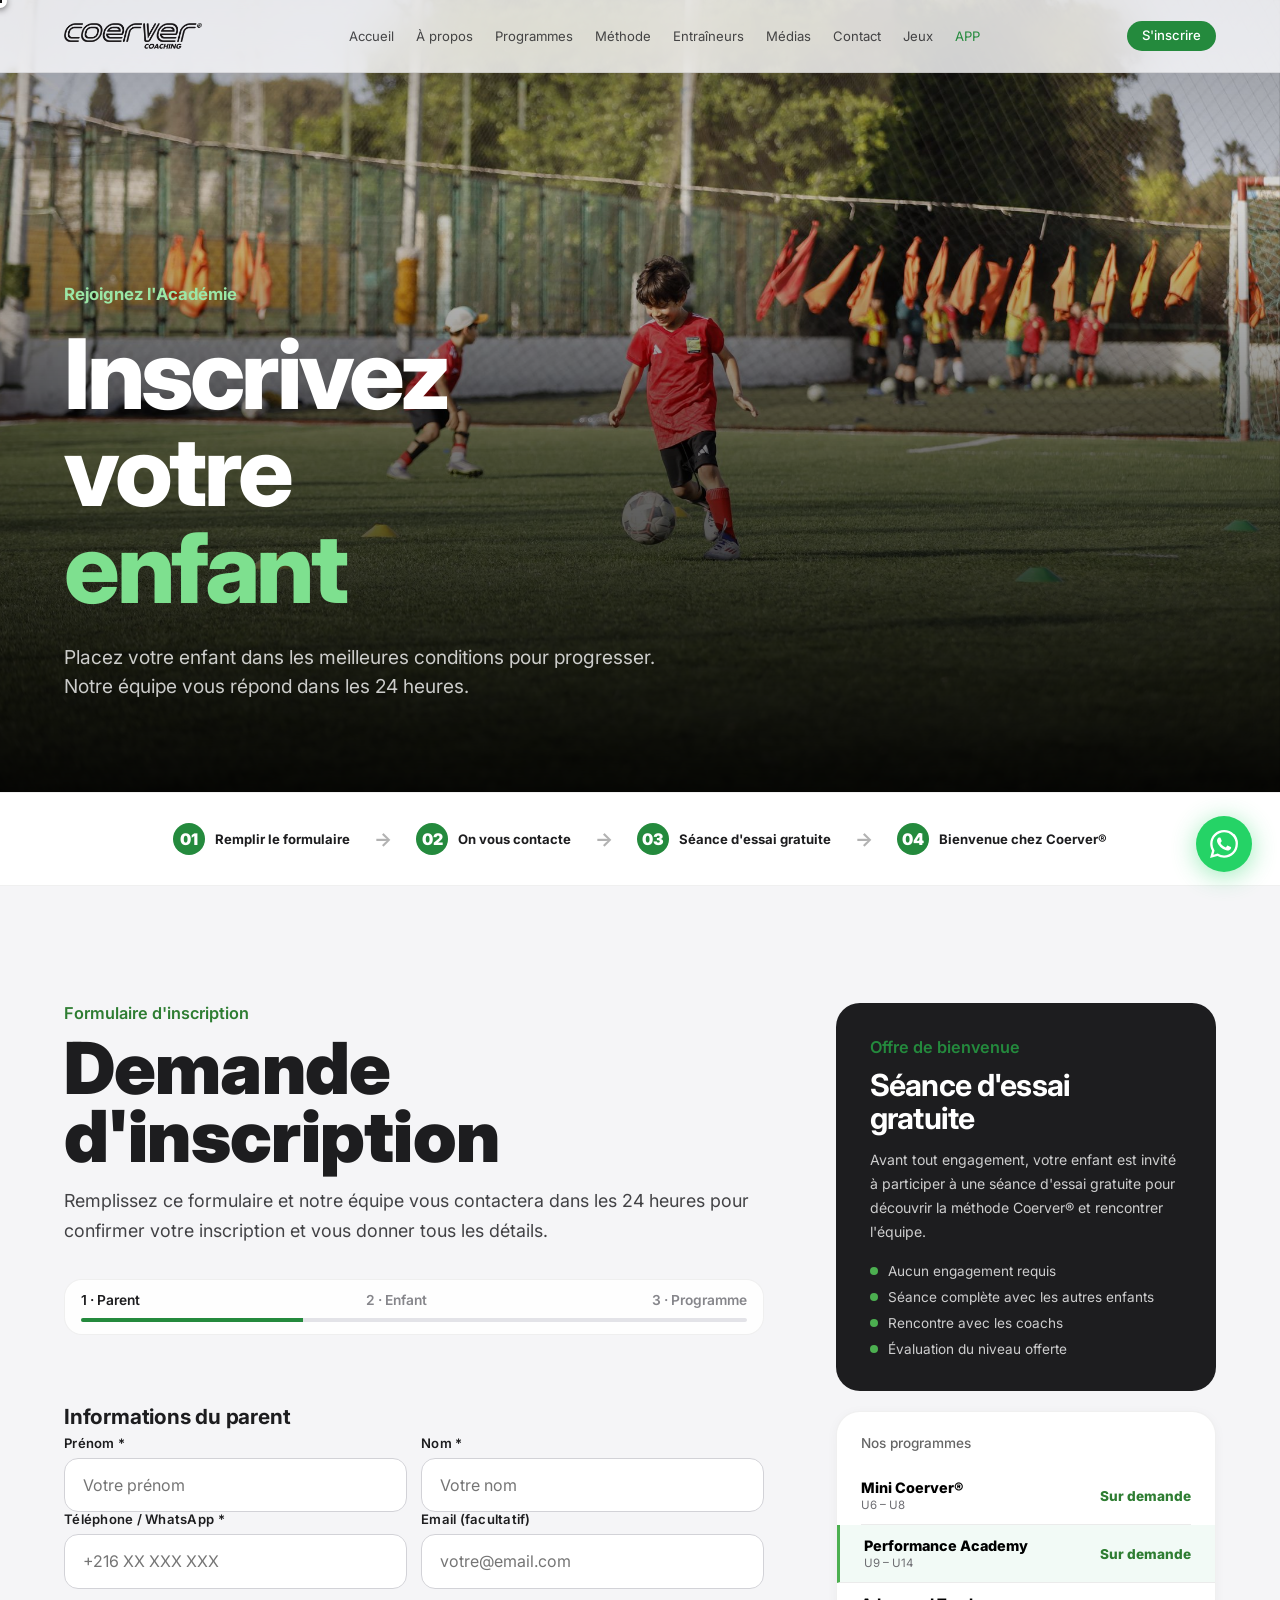
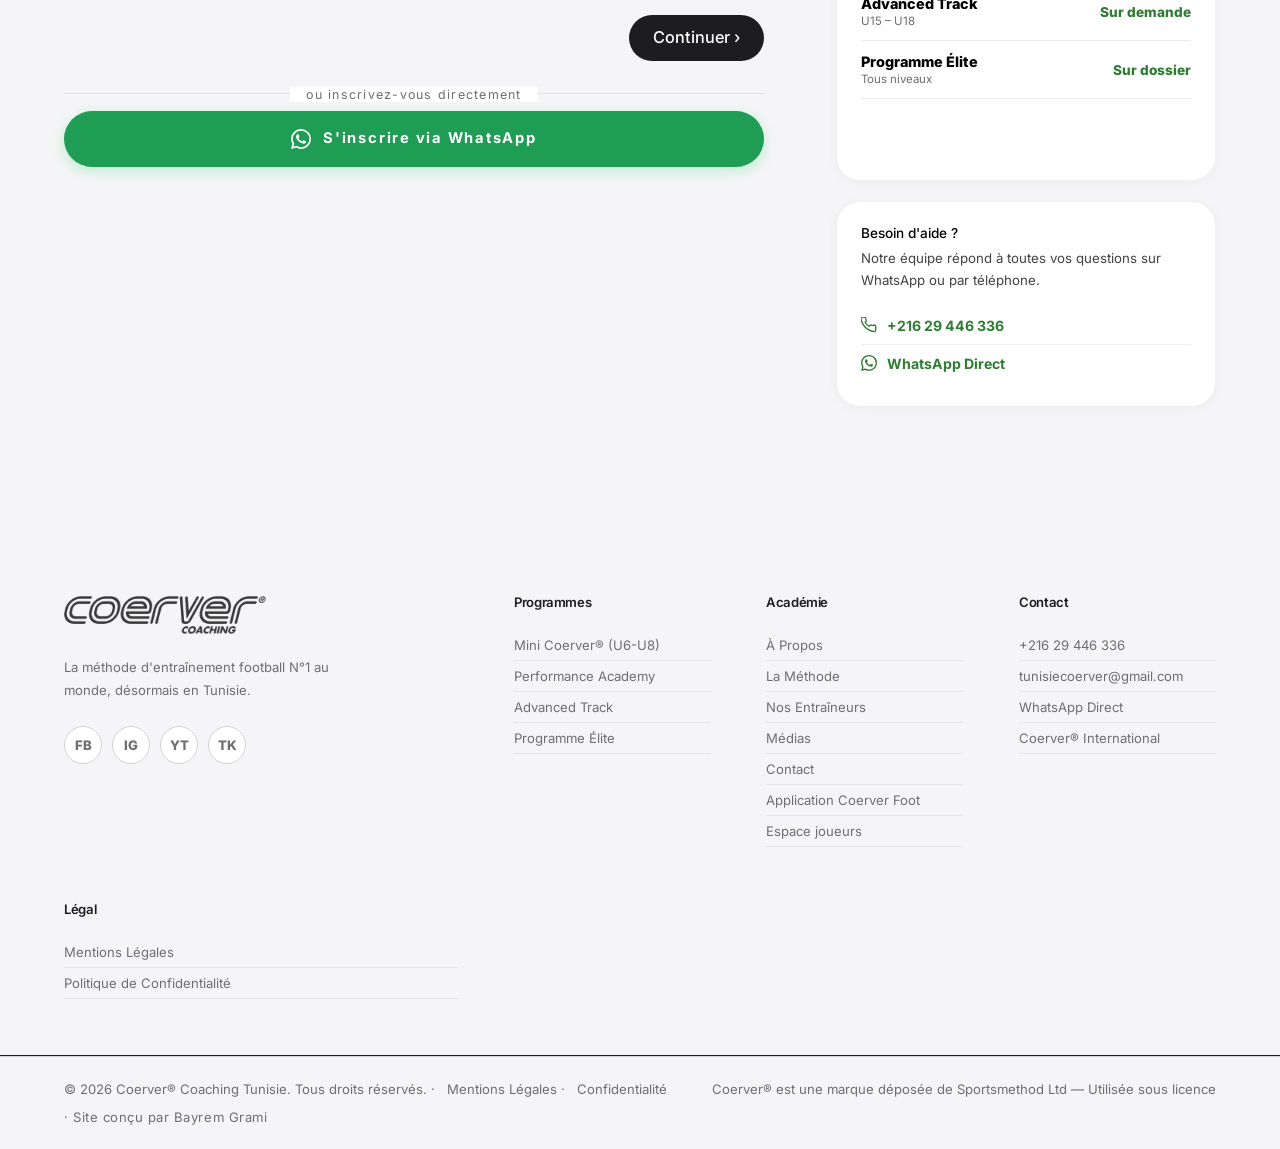
<file: inscription.html>
<!DOCTYPE html>
<html lang="fr">
<head>
  <meta charset="UTF-8" />
  <meta name="viewport" content="width=device-width, initial-scale=1.0" />
  <link rel="icon" href="/favicon.ico" sizes="any" />
  <link rel="icon" type="image/png" sizes="192x192" href="/favicon.png" />
  <link rel="icon" type="image/png" sizes="32x32" href="/favicon-32.png" />
  <link rel="apple-touch-icon" href="/favicon.png" />
  <meta name="description" content="Inscrivez votre enfant chez Coerver® Coaching Tunisie. Séance d'essai gratuite. Programmes pour joueurs U6 à U18." />
  <title>Inscription | Coerver Coaching Tunisie</title>
  <link rel="preconnect" href="https://fonts.googleapis.com" />
  <link rel="preconnect" href="https://fonts.gstatic.com" crossorigin />
  <link href="https://fonts.googleapis.com/css2?family=Inter:wght@400;500;600;700;800&display=swap" rel="stylesheet" />
  <link rel="stylesheet" href="assets/css/style.css" />
  <link rel="stylesheet" href="assets/css/mobile-fixes.css?v=5" />
  <script>document.documentElement.classList.add("js")</script>
  <link rel="stylesheet" href="assets/css/premium.css?v=12" />
  <link rel="stylesheet" href="assets/css/home.css?v=15" />
  <link rel="stylesheet" href="assets/css/fx.css?v=3" />
  <link rel="stylesheet" href="assets/css/extras.css?v=10" />
  <link rel="stylesheet" href="assets/css/features.css?v=8" />
  <link rel="stylesheet" href="assets/css/pages.css?v=12" />
  <link rel="stylesheet" href="assets/css/inscription.css" />
  <link rel="stylesheet" href="assets/css/apple.css?v=17" />
  <meta property="og:image" content="https://coervertunisie.tn/assets/images/academie/hero-entrainement.jpg" />
  <meta property="og:site_name" content="Coerver Coaching Tunisie" />
  <meta name="twitter:card" content="summary_large_image" />
  <meta name="theme-color" content="#000000" />
</head>
<body class="page-inner pg pg-inscription">
 
  <header id="navbar" class="navbar-solid">
    <div class="container nav-single-row">
      <a href="index.html" class="nav-logo">
        <img src="assets/images/logo-light.png" alt="Coerver Coaching Tunisie" />
      </a>
      <nav class="nav-links">
        <a href="index.html"        class="nav-link">Accueil</a>
        <a href="apropos.html"      class="nav-link">À propos</a>
        <a href="programmes.html"   class="nav-link">Programmes</a>
        <a href="methode.html"      class="nav-link">Méthode</a>
        <a href="entraineurs.html"  class="nav-link">Entraîneurs</a>
        <a href="medias.html"       class="nav-link">Médias</a>
        <a href="contact.html"      class="nav-link">Contact</a>
        <a href="jeux.html"         class="nav-link nav-link-jeux">Jeux</a>
        <a href="app.html"          class="nav-link nav-link-app">APP</a>
      </nav>
      <div class="nav-right">
        <a href="inscription.html" class="btn-inscription">S'inscrire</a>
        <button class="burger" id="burger">
          <span></span><span></span><span></span>
        </button>
      </div>
    </div>
  </header>
 
  <div class="xmenu" id="mobileMenu" aria-label="Menu">
    <div class="xm-top">
      <a href="index.html" class="xm-logo"><img src="assets/images/logo-light.png" alt="Coerver Coaching Tunisie" /></a>
      <button class="xm-close" id="mobileClose" type="button" aria-label="Fermer le menu"><span></span><span></span></button>
    </div>
    <nav class="xm-nav">
      <a href="index.html" class="xm-link xm-anim" style="--d:0"><small>01</small>Accueil<i>›</i></a>
      <a href="apropos.html" class="xm-link xm-anim" style="--d:1"><small>02</small>À propos<i>›</i></a>
      <a href="methode.html" class="xm-link xm-anim" style="--d:2"><small>03</small>La méthode<i>›</i></a>
      <a href="programmes.html" class="xm-link xm-anim" style="--d:3"><small>04</small>Programmes<i>›</i></a>
      <a href="entraineurs.html" class="xm-link xm-anim" style="--d:4"><small>05</small>Entraîneurs<i>›</i></a>
      <a href="medias.html" class="xm-link xm-anim" style="--d:5"><small>06</small>Médias<i>›</i></a>
      <a href="contact.html" class="xm-link xm-anim" style="--d:6"><small>07</small>Contact<i>›</i></a>
      <a href="jeux.html" class="xm-link xm-anim" style="--d:7"><small>08</small>Espace joueurs<i>›</i></a>
    </nav>
    <a href="app.html" class="xm-app xm-anim" style="--d:8">
      <span class="ic"><img src="assets/images/logo-light.png" alt="" /></span>
      <span class="tx"><em>Nouveau</em><b>Coerver Foot</b><small>L'app de l'académie · App Store</small></span>
      <i>›</i>
    </a>
    <div class="xm-foot xm-anim" style="--d:9">
      <a href="inscription.html" class="xm-cta">S'inscrire</a>
      <a href="https://wa.me/21658519189" target="_blank" rel="noopener noreferrer" class="xm-wa" aria-label="WhatsApp"><svg viewBox="0 0 24 24" fill="currentColor" width="20" height="20"><path d="M17.472 14.382c-.297-.149-1.758-.867-2.03-.967-.273-.099-.471-.148-.67.15-.197.297-.767.966-.94 1.164-.173.199-.347.223-.644.075-.297-.15-1.255-.463-2.39-1.475-.883-.788-1.48-1.761-1.653-2.059-.173-.297-.018-.458.13-.606.134-.133.298-.347.446-.52.149-.174.198-.298.298-.497.099-.198.05-.371-.025-.52-.075-.149-.669-1.612-.916-2.207-.242-.579-.487-.5-.669-.51-.173-.008-.371-.01-.57-.01-.198 0-.52.074-.792.372-.272.297-1.04 1.016-1.04 2.479 0 1.462 1.065 2.875 1.213 3.074.149.198 2.096 3.2 5.077 4.487.709.306 1.262.489 1.694.625.712.227 1.36.195 1.871.118.571-.085 1.758-.719 2.006-1.413.248-.694.248-1.289.173-1.413-.074-.124-.272-.198-.57-.347m-5.421 7.403h-.004a9.87 9.87 0 01-5.031-1.378l-.361-.214-3.741.982.998-3.648-.235-.374a9.86 9.86 0 01-1.51-5.26c.001-5.45 4.436-9.884 9.888-9.884 2.64 0 5.122 1.03 6.988 2.898a9.825 9.825 0 012.893 6.994c-.003 5.45-4.437 9.884-9.885 9.884m8.413-18.297A11.815 11.815 0 0012.05 0C5.495 0 .16 5.335.157 11.892c0 2.096.547 4.142 1.588 5.945L.057 24l6.305-1.654a11.882 11.882 0 005.683 1.448h.005c6.554 0 11.89-5.335 11.893-11.893A11.821 11.821 0 0020.885 3.488"/></svg></a>
    </div>
    <div class="xm-social xm-anim" style="--d:10">
      <a href="https://www.facebook.com/profile.php?id=61591004705430" target="_blank" rel="noopener noreferrer" aria-label="Facebook"><svg viewBox="0 0 24 24" fill="currentColor" width="20" height="20"><path d="M18 2h-3a5 5 0 00-5 5v3H7v4h3v8h4v-8h3l1-4h-4V7a1 1 0 011-1h3z"/></svg></a>
      <a href="https://www.instagram.com/coervertunisiee/" target="_blank" rel="noopener noreferrer" aria-label="Instagram"><svg viewBox="0 0 24 24" fill="none" stroke="currentColor" stroke-width="2" width="20" height="20"><rect x="2" y="2" width="20" height="20" rx="5"/><circle cx="12" cy="12" r="4"/><circle cx="17.5" cy="6.5" r="1" fill="currentColor" stroke="none"/></svg></a>
      <a href="https://www.youtube.com/@PlayGreatSoccer" target="_blank" rel="noopener noreferrer" aria-label="YouTube"><svg viewBox="0 0 24 24" fill="currentColor" width="20" height="20"><path d="M22.54 6.42a2.78 2.78 0 00-1.95-1.96C18.88 4 12 4 12 4s-6.88 0-8.59.46a2.78 2.78 0 00-1.95 1.96A29 29 0 001 12a29 29 0 00.46 5.58A2.78 2.78 0 003.41 19.6C5.12 20 12 20 12 20s6.88 0 8.59-.46a2.78 2.78 0 001.95-1.95A29 29 0 0023 12a29 29 0 00-.46-5.58z"/><polygon points="9.75 15.02 15.5 12 9.75 8.98 9.75 15.02" fill="white"/></svg></a>
      <a href="https://www.tiktok.com/@coervertunisie" target="_blank" rel="noopener noreferrer" aria-label="TikTok"><svg viewBox="0 0 24 24" fill="currentColor" width="20" height="20"><path d="M12.525.02c1.31-.02 2.61-.01 3.91-.02.08 1.53.63 3.09 1.75 4.17 1.12 1.11 2.7 1.62 4.24 1.79v4.03c-1.44-.05-2.89-.35-4.2-.97-.57-.26-1.1-.59-1.62-.93-.01 2.92.01 5.84-.02 8.75-.08 1.4-.54 2.79-1.35 3.94-1.31 1.92-3.58 3.17-5.91 3.21-1.43.08-2.86-.31-4.08-1.03-2.02-1.19-3.44-3.37-3.65-5.71-.02-.5-.03-1-.01-1.49.18-1.9 1.12-3.72 2.58-4.96 1.66-1.44 3.98-2.13 6.15-1.72.02 1.48-.04 2.96-.04 4.44-.99-.32-2.15-.23-3.02.37-.63.41-1.11 1.04-1.36 1.75-.21.51-.15 1.07-.14 1.61.24 1.64 1.82 3.02 3.5 2.87 1.12-.01 2.19-.66 2.77-1.61.19-.33.4-.67.41-1.06.1-1.79.06-3.57.07-5.36.01-4.03-.01-8.05.02-12.07z"/></svg></a>
    </div>
  </div>
 
  <main>
 
    <!-- HERO -->
    <section class="ins-hero">
      <div class="ins-hero-bg">
        <img src="assets/images/academie/inscription-hero.jpg" alt="Inscription Coerver® Tunisie" />
      </div>
      <div class="ins-hero-overlay"></div>
      <div class="ins-hero-hexagons"></div>
      <div class="container ins-hero-content">
        <span class="ins-hero-tag">Rejoignez l'Académie</span>
        <h1 class="ins-hero-title">Inscrivez<br />votre<br /><span class="ins-hero-green">enfant</span></h1>
        <p class="ins-hero-sub">Placez votre enfant dans les meilleures conditions pour progresser.<br />Notre équipe vous répond dans les 24 heures.</p>
      </div>
    </section>
 
    <!-- STEPS BAR -->
    <section class="ins-steps-bar">
      <div class="container ins-steps-inner">
        <div class="ins-step ins-step-active">
          <span class="ins-step-num">01</span>
          <span class="ins-step-label">Remplir le formulaire</span>
        </div>
        <div class="ins-step-arrow">→</div>
        <div class="ins-step">
          <span class="ins-step-num">02</span>
          <span class="ins-step-label">On vous contacte</span>
        </div>
        <div class="ins-step-arrow">→</div>
        <div class="ins-step">
          <span class="ins-step-num">03</span>
          <span class="ins-step-label">Séance d'essai gratuite</span>
        </div>
        <div class="ins-step-arrow">→</div>
        <div class="ins-step">
          <span class="ins-step-num">04</span>
          <span class="ins-step-label">Bienvenue chez Coerver®</span>
        </div>
      </div>
    </section>
 
    <!-- MAIN -->
    <section class="ins-main">
      <div class="container ins-main-inner">
 
        <!-- FORM -->
        <div class="ins-form-col" id="formulaire">
          <span class="section-tag">Formulaire d'inscription</span>
          <h2 class="ins-section-title ins-title-dark">Demande<br />d'inscription</h2>
          <p class="ins-text-dark">Remplissez ce formulaire et notre équipe vous contactera dans les 24 heures pour confirmer votre inscription et vous donner tous les détails.</p>
 
          <form class="ins-form" action="https://formspree.io/f/mwvyvdwp" method="POST">
            <input type="hidden" name="_next" value="https://coervertunisie.tn/merci.html" />

            <div class="ins-form-section-title">Informations du parent</div>
            <div class="ins-form-row">
              <div class="ins-form-group">
                <label class="ins-label" for="ins-parent-prenom">Prénom *</label>
                <input id="ins-parent-prenom" type="text" name="parent_prenom" class="ins-input" placeholder="Votre prénom" required pattern=\"[A-Za-zÀ-ÿ\s'’\-]{2,}\" title="Lettres uniquement" />
              </div>
              <div class="ins-form-group">
                <label class="ins-label" for="ins-parent-nom">Nom *</label>
                <input id="ins-parent-nom" type="text" name="parent_nom" class="ins-input" placeholder="Votre nom" required pattern=\"[A-Za-zÀ-ÿ\s'’\-]{2,}\" title="Lettres uniquement" />
              </div>
            </div>
            <div class="ins-form-row">
              <div class="ins-form-group">
                <label class="ins-label" for="ins-telephone">Téléphone / WhatsApp *</label>
                <input id="ins-telephone" type="tel" name="telephone" class="ins-input" placeholder="+216 XX XXX XXX" required pattern="[\+]?[0-9 ]{8,20}" title="Numéro invalide" />
              </div>
              <div class="ins-form-group">
                <label class="ins-label" for="ins-email">Email (facultatif)</label>
                <input id="ins-email" type="email" name="email" class="ins-input" placeholder="votre@email.com" title="Email invalide" />
              </div>
            </div>
 
            <div class="ins-form-divider"></div>
            <div class="ins-form-section-title">Informations de l'enfant</div>
 
            <div class="ins-form-row">
              <div class="ins-form-group">
                <label class="ins-label" for="ins-enfant-prenom">Prénom de l'enfant *</label>
                <input id="ins-enfant-prenom" type="text" name="enfant_prenom" class="ins-input" placeholder="Prénom" required pattern=\"[A-Za-zÀ-ÿ\s'’\-]{2,}\" title="Lettres uniquement" />
              </div>
              <div class="ins-form-group">
                <label class="ins-label" for="ins-enfant-nom">Nom de l'enfant *</label>
                <input id="ins-enfant-nom" type="text" name="enfant_nom" class="ins-input" placeholder="Nom" required pattern=\"[A-Za-zÀ-ÿ\s'’\-]{2,}\" title="Lettres uniquement" />
              </div>
            </div>
            <div class="ins-form-row">
              <div class="ins-form-group">
                <label class="ins-label" for="ins-date-naissance">Date de naissance *</label>
                <input id="ins-date-naissance" type="date" name="date_naissance" class="ins-input" required />
              </div>
              <div class="ins-form-group">
                <label class="ins-label" for="ins-sexe">Sexe</label>
                <select id="ins-sexe" name="sexe" class="ins-input ins-select">
                  <option value="">Sélectionnez</option>
                  <option>Garçon</option>
                  <option>Fille</option>
                </select>
              </div>
            </div>
 
            <div class="ins-form-divider"></div>
            <div class="ins-form-section-title">Programme souhaité</div>
 
            <div class="ins-programme-grid">
              <label class="ins-prog-option">
                <input type="radio" name="programme" value="mini" />
                <div class="ins-prog-card">
                  <span class="ins-prog-age">U6 – U8</span>
                  <span class="ins-prog-name">Mini Coerver®</span>
                </div>
              </label>
              <label class="ins-prog-option">
                <input type="radio" name="programme" value="performance" />
                <div class="ins-prog-card ins-prog-popular">
                  <span class="ins-prog-badge">Le plus populaire</span>
                  <span class="ins-prog-age">U9 – U14</span>
                  <span class="ins-prog-name">Performance Academy</span>
                </div>
              </label>
              <label class="ins-prog-option">
                <input type="radio" name="programme" value="advanced" />
                <div class="ins-prog-card">
                  <span class="ins-prog-age">U15 – U18</span>
                  <span class="ins-prog-name">Advanced Track</span>
                </div>
              </label>
              <label class="ins-prog-option">
                <input type="radio" name="programme" value="elite" />
                <div class="ins-prog-card">
                  <span class="ins-prog-age">Tous niveaux</span>
                  <span class="ins-prog-name">Programme Élite</span>
                </div>
              </label>
              <label class="ins-prog-option">
                <input type="radio" name="programme" value="stage" />
                <div class="ins-prog-card ins-prog-stage">
                  <span class="ins-prog-age">Bientôt</span>
                  <span class="ins-prog-name">Stage d'Été</span>
                </div>
              </label>
            </div>
 
            <div class="ins-form-group" style="margin-top:20px">
              <label class="ins-label" for="ins-niveau">Niveau actuel de l'enfant</label>
              <select id="ins-niveau" name="niveau" class="ins-input ins-select">
                <option value="">Sélectionnez</option>
                <option>Débutant — Premiers pas avec le ballon</option>
                <option>Intermédiaire — Joue en club ou loisir</option>
                <option>Avancé — Compétition régulière</option>
              </select>
            </div>
 
            <div class="ins-form-group">
              <label class="ins-label" for="ins-club">Club actuel (si applicable)</label>
              <input id="ins-club" type="text" name="club" class="ins-input" placeholder="Nom du club ou Aucun" />
            </div>
 
            <div class="ins-form-group">
              <label class="ins-label" for="ins-source">Comment avez-vous connu Coerver® Tunisie ?</label>
              <select id="ins-source" name="source" class="ins-input ins-select">
                <option value="">Sélectionnez</option>
                <option>Facebook / Instagram</option>
                <option>Recommandation d'un ami</option>
                <option>Bouche à oreille</option>
                <option>Recherche Google</option>
                <option>Autre</option>
              </select>
            </div>
 
            <div class="ins-form-group">
              <label class="ins-label" for="ins-message">Message ou questions</label>
              <textarea id="ins-message" name="message" class="ins-input ins-textarea" placeholder="Posez vos questions ici..."></textarea>
            </div>
 
            <input type="hidden" name="_subject" value="Nouvelle inscription — Coerver Tunisie" /><button type="submit" class="ins-submit">Envoyer ma demande d'inscription</button>
            <p class="ins-form-note">Vos informations sont confidentielles et ne seront jamais partagées.</p></form>
 
            <!-- WHATSAPP ALTERNATIVE -->
            <div class="ins-divider"><span>ou inscrivez-vous directement</span></div>
            <a href="https://wa.me/21658519189?text=Bonjour%2C%20je%20souhaite%20inscrire%20mon%20enfant%20chez%20Coerver%C2%AE%20Tunisie." target="_blank" rel="noopener noreferrer" class="ins-wa-btn">
              <svg viewBox="0 0 24 24" fill="white" width="20" height="20"><path d="M17.472 14.382c-.297-.149-1.758-.867-2.03-.967-.273-.099-.471-.148-.67.15-.197.297-.767.966-.94 1.164-.173.199-.347.223-.644.075-.297-.15-1.255-.463-2.39-1.475-.883-.788-1.48-1.761-1.653-2.059-.173-.297-.018-.458.13-.606.134-.133.298-.347.446-.52.149-.174.198-.298.298-.497.099-.198.05-.371-.025-.52-.075-.149-.669-1.612-.916-2.207-.242-.579-.487-.5-.669-.51-.173-.008-.371-.01-.57-.01-.198 0-.52.074-.792.372-.272.297-1.04 1.016-1.04 2.479 0 1.462 1.065 2.875 1.213 3.074.149.198 2.096 3.2 5.077 4.487.709.306 1.262.489 1.694.625.712.227 1.36.195 1.871.118.571-.085 1.758-.719 2.006-1.413.248-.694.248-1.289.173-1.413-.074-.124-.272-.198-.57-.347m-5.421 7.403h-.004a9.87 9.87 0 01-5.031-1.378l-.361-.214-3.741.982.998-3.648-.235-.374a9.86 9.86 0 01-1.51-5.26c.001-5.45 4.436-9.884 9.888-9.884 2.64 0 5.122 1.03 6.988 2.898a9.825 9.825 0 012.893 6.994c-.003 5.45-4.437 9.884-9.885 9.884m8.413-18.297A11.815 11.815 0 0012.05 0C5.495 0 .16 5.335.157 11.892c0 2.096.547 4.142 1.588 5.945L.057 24l6.305-1.654a11.882 11.882 0 005.683 1.448h.005c6.554 0 11.89-5.335 11.893-11.893A11.821 11.821 0 0020.885 3.488"/></svg>
              S'inscrire via WhatsApp
            </a>
          </div>
 
        <!-- RIGHT INFO -->
        <div class="ins-info-col">
 
          <div class="ins-essai-box">
            <div class="ins-essai-tag">Offre de bienvenue</div>
            <h3 class="ins-essai-title">Séance d'essai<br />gratuite</h3>
            <p class="ins-essai-text">Avant tout engagement, votre enfant est invité à participer à une séance d'essai gratuite pour découvrir la méthode Coerver® et rencontrer l'équipe.</p>
            <div class="ins-essai-features">
              <div class="ins-essai-feat">Aucun engagement requis</div>
              <div class="ins-essai-feat">Séance complète avec les autres enfants</div>
              <div class="ins-essai-feat">Rencontre avec les coachs</div>
              <div class="ins-essai-feat">Évaluation du niveau offerte</div>
            </div>
          </div>
 
          <div class="ins-programmes-recap">
            <h4 class="ins-recap-title">Nos programmes</h4>
            <div class="ins-recap-list">
              <div class="ins-recap-item">
                <div class="ins-recap-left">
                  <span class="ins-recap-name">Mini Coerver®</span>
                  <span class="ins-recap-age">U6 – U8</span>
                </div>
                <span class="ins-recap-price">Sur demande</span>
              </div>
              <div class="ins-recap-item ins-recap-featured">
                <div class="ins-recap-left">
                  <span class="ins-recap-name">Performance Academy</span>
                  <span class="ins-recap-age">U9 – U14</span>
                </div>
                <span class="ins-recap-price">Sur demande</span>
              </div>
              <div class="ins-recap-item">
                <div class="ins-recap-left">
                  <span class="ins-recap-name">Advanced Track</span>
                  <span class="ins-recap-age">U15 – U18</span>
                </div>
                <span class="ins-recap-price">Sur demande</span>
              </div>
              <div class="ins-recap-item">
                <div class="ins-recap-left">
                  <span class="ins-recap-name">Programme Élite</span>
                  <span class="ins-recap-age">Tous niveaux</span>
                </div>
                <span class="ins-recap-price">Sur dossier</span>
              </div>
              <div class="ins-recap-item ins-recap-stage">
                <div class="ins-recap-left">
                  <span class="ins-recap-name">Stage d'Été</span>
                  <span class="ins-recap-age">Dates bientôt</span>
                </div>
                <span class="ins-recap-price">Sur demande</span>
              </div>
            </div>
          </div>
 
          <div class="ins-contact-box">
            <h4 class="ins-contact-title">Besoin d'aide ?</h4>
            <p class="ins-contact-text">Notre équipe répond à toutes vos questions sur WhatsApp ou par téléphone.</p>
            <a href="tel:+21629446336" class="ins-contact-link">
              <svg viewBox="0 0 24 24" fill="none" stroke="currentColor" stroke-width="2" width="16" height="16"><path d="M22 16.92v3a2 2 0 01-2.18 2 19.79 19.79 0 01-8.63-3.07A19.5 19.5 0 013.07 11a19.79 19.79 0 01-3.07-8.67A2 2 0 012 .18h3a2 2 0 012 1.72 12.84 12.84 0 00.7 2.81 2 2 0 01-.45 2.11L6.09 7.91a16 16 0 006 6l1.27-1.27a2 2 0 012.11-.45 12.84 12.84 0 002.81.7A2 2 0 0122 14h0v2.92z"/></svg>
              +216 29 446 336
            </a>
            <a href="https://wa.me/21658519189" target="_blank" rel="noopener noreferrer" class="ins-contact-link ins-contact-wa">
              <svg viewBox="0 0 24 24" fill="currentColor" width="16" height="16"><path d="M17.472 14.382c-.297-.149-1.758-.867-2.03-.967-.273-.099-.471-.148-.67.15-.197.297-.767.966-.94 1.164-.173.199-.347.223-.644.075-.297-.15-1.255-.463-2.39-1.475-.883-.788-1.48-1.761-1.653-2.059-.173-.297-.018-.458.13-.606.134-.133.298-.347.446-.52.149-.174.198-.298.298-.497.099-.198.05-.371-.025-.52-.075-.149-.669-1.612-.916-2.207-.242-.579-.487-.5-.669-.51-.173-.008-.371-.01-.57-.01-.198 0-.52.074-.792.372-.272.297-1.04 1.016-1.04 2.479 0 1.462 1.065 2.875 1.213 3.074.149.198 2.096 3.2 5.077 4.487.709.306 1.262.489 1.694.625.712.227 1.36.195 1.871.118.571-.085 1.758-.719 2.006-1.413.248-.694.248-1.289.173-1.413-.074-.124-.272-.198-.57-.347m-5.421 7.403h-.004a9.87 9.87 0 01-5.031-1.378l-.361-.214-3.741.982.998-3.648-.235-.374a9.86 9.86 0 01-1.51-5.26c.001-5.45 4.436-9.884 9.888-9.884 2.64 0 5.122 1.03 6.988 2.898a9.825 9.825 0 012.893 6.994c-.003 5.45-4.437 9.884-9.885 9.884m8.413-18.297A11.815 11.815 0 0012.05 0C5.495 0 .16 5.335.157 11.892c0 2.096.547 4.142 1.588 5.945L.057 24l6.305-1.654a11.882 11.882 0 005.683 1.448h.005c6.554 0 11.89-5.335 11.893-11.893A11.821 11.821 0 0020.885 3.488"/></svg>
              WhatsApp Direct
            </a>
          </div>
 
        </div>
 
      </div>
    </section>
 
  </main>
 
  <footer class="footer">
    <div class="container footer-inner">
      <div class="footer-brand">
        <img src="assets/images/logo-light.png" alt="Coerver Coaching Tunisie" class="footer-logo" />
        <p class="footer-desc">La méthode d'entraînement football N°1 au monde, désormais en Tunisie.</p>
        <div class="footer-social">
          <a href="https://www.facebook.com/profile.php?id=61591004705430" target="_blank" rel="noopener noreferrer" class="social-link">FB</a>
          <a href="https://www.instagram.com/coervertunisiee/" target="_blank" rel="noopener noreferrer" class="social-link">IG</a>
          <a href="https://www.youtube.com/@PlayGreatSoccer" target="_blank" rel="noopener noreferrer" class="social-link">YT</a>
          <a href="https://www.tiktok.com/@coervertunisie" target="_blank" rel="noopener noreferrer" class="social-link">TK</a>
          
        </div>
      </div>
      <div class="footer-col">
        <h4 class="footer-col-title">Programmes</h4>
        <a href="programmes.html">Mini Coerver® (U6-U8)</a>
        <a href="programmes.html">Performance Academy</a>
        <a href="programmes.html">Advanced Track</a>
        <a href="programmes.html">Programme Élite</a>
      </div>
      <div class="footer-col">
        <h4 class="footer-col-title">Académie</h4>
        <a href="apropos.html">À Propos</a>
        <a href="methode.html">La Méthode</a>
        <a href="entraineurs.html">Nos Entraîneurs</a>
        <a href="medias.html">Médias</a>
        <a href="contact.html">Contact</a>
        <a href="app.html">Application Coerver Foot</a>
        <a href="jeux.html">Espace joueurs</a>
      </div>
      <div class="footer-col">
        <h4 class="footer-col-title">Contact</h4>
        <a href="tel:+21629446336">+216 29 446 336</a>
        <a href="mailto:tunisiecoerver@gmail.com">tunisiecoerver@gmail.com</a>
        <a href="https://wa.me/21658519189" target="_blank" rel="noopener noreferrer">WhatsApp Direct</a>
        <a href="https://www.coervercoaching.com" target="_blank" rel="noopener noreferrer">Coerver® International</a>
      </div>
      <div class="footer-col">
        <h4 class="footer-col-title">Légal</h4>
        <a href="mentions-legales.html">Mentions Légales</a>
        <a href="politique-confidentialite.html">Politique de Confidentialité</a>
      </div>
    </div>
    <div class="footer-bottom">
      <div class="container footer-bottom-inner">
        <span>© 2026 Coerver® Coaching Tunisie. Tous droits réservés. · <a href="mentions-legales.html" style="color:rgba(255,255,255,.5);text-decoration:none;margin-left:8px;">Mentions Légales</a> · <a href="politique-confidentialite.html" style="color:rgba(255,255,255,.5);text-decoration:none;margin-left:8px;">Confidentialité</a></span>
        <span class="footer-license">Coerver® est une marque déposée de Sportsmethod Ltd — Utilisée sous licence</span><span class="footer-credit"> · Site conçu par <a href="https://www.linkedin.com/in/bayrem-grami" target="_blank" rel="noopener noreferrer" style="color:rgba(255,255,255,0.3);text-decoration:none;">Bayrem Grami</a></span>
      </div>
    </div>
  
 
</footer>
  <a href="https://wa.me/21658519189" target="_blank" rel="noopener noreferrer" class="wa-float">
    <svg viewBox="0 0 24 24" fill="white" width="28" height="28"><path d="M17.472 14.382c-.297-.149-1.758-.867-2.03-.967-.273-.099-.471-.148-.67.15-.197.297-.767.966-.94 1.164-.173.199-.347.223-.644.075-.297-.15-1.255-.463-2.39-1.475-.883-.788-1.48-1.761-1.653-2.059-.173-.297-.018-.458.13-.606.134-.133.298-.347.446-.52.149-.174.198-.298.298-.497.099-.198.05-.371-.025-.52-.075-.149-.669-1.612-.916-2.207-.242-.579-.487-.5-.669-.51-.173-.008-.371-.01-.57-.01-.198 0-.52.074-.792.372-.272.297-1.04 1.016-1.04 2.479 0 1.462 1.065 2.875 1.213 3.074.149.198 2.096 3.2 5.077 4.487.709.306 1.262.489 1.694.625.712.227 1.36.195 1.871.118.571-.085 1.758-.719 2.006-1.413.248-.694.248-1.289.173-1.413-.074-.124-.272-.198-.57-.347m-5.421 7.403h-.004a9.87 9.87 0 01-5.031-1.378l-.361-.214-3.741.982.998-3.648-.235-.374a9.86 9.86 0 01-1.51-5.26c.001-5.45 4.436-9.884 9.888-9.884 2.64 0 5.122 1.03 6.988 2.898a9.825 9.825 0 012.893 6.994c-.003 5.45-4.437 9.884-9.885 9.884m8.413-18.297A11.815 11.815 0 0012.05 0C5.495 0 .16 5.335.157 11.892c0 2.096.547 4.142 1.588 5.945L.057 24l6.305-1.654a11.882 11.882 0 005.683 1.448h.005c6.554 0 11.89-5.335 11.893-11.893A11.821 11.821 0 0020.885 3.488"/></svg>
  </a>
 
  <script src="assets/js/main.js?v=10"></script>
  <script src="assets/js/premium.js?v=21" defer></script>
  <script src="assets/js/extras.js?v=10" defer></script>
  <script src="assets/js/features.js?v=6" defer></script>
  <script>
    const radios = document.querySelectorAll('.ins-prog-option input[type="radio"]');
    radios.forEach(radio => {
      radio.addEventListener('change', () => {
        document.querySelectorAll('.ins-prog-card').forEach(c => c.classList.remove('ins-prog-selected'));
        radio.closest('.ins-prog-option').querySelector('.ins-prog-card').classList.add('ins-prog-selected');
      });
    });
 
    // Form submission handled by ins-form submit event in main.js
  </script>
 
</body>
</html>
</file>
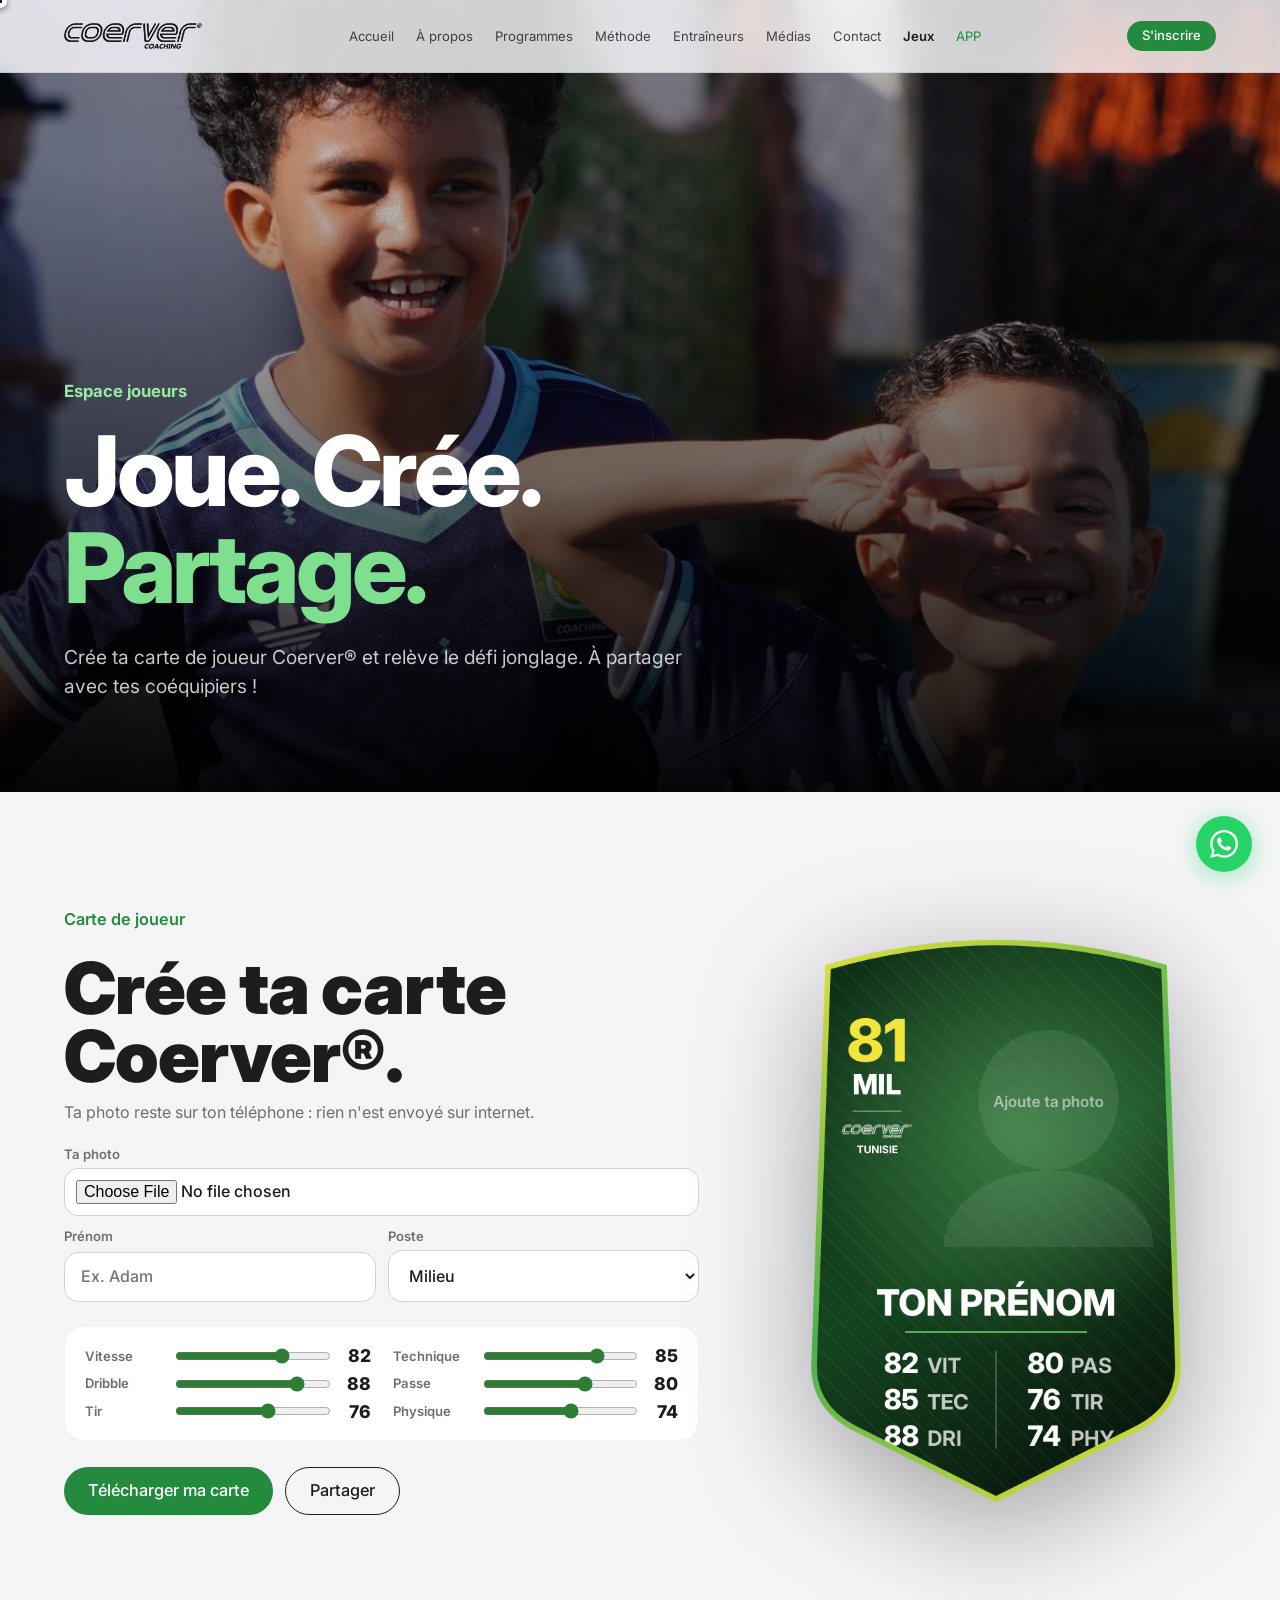
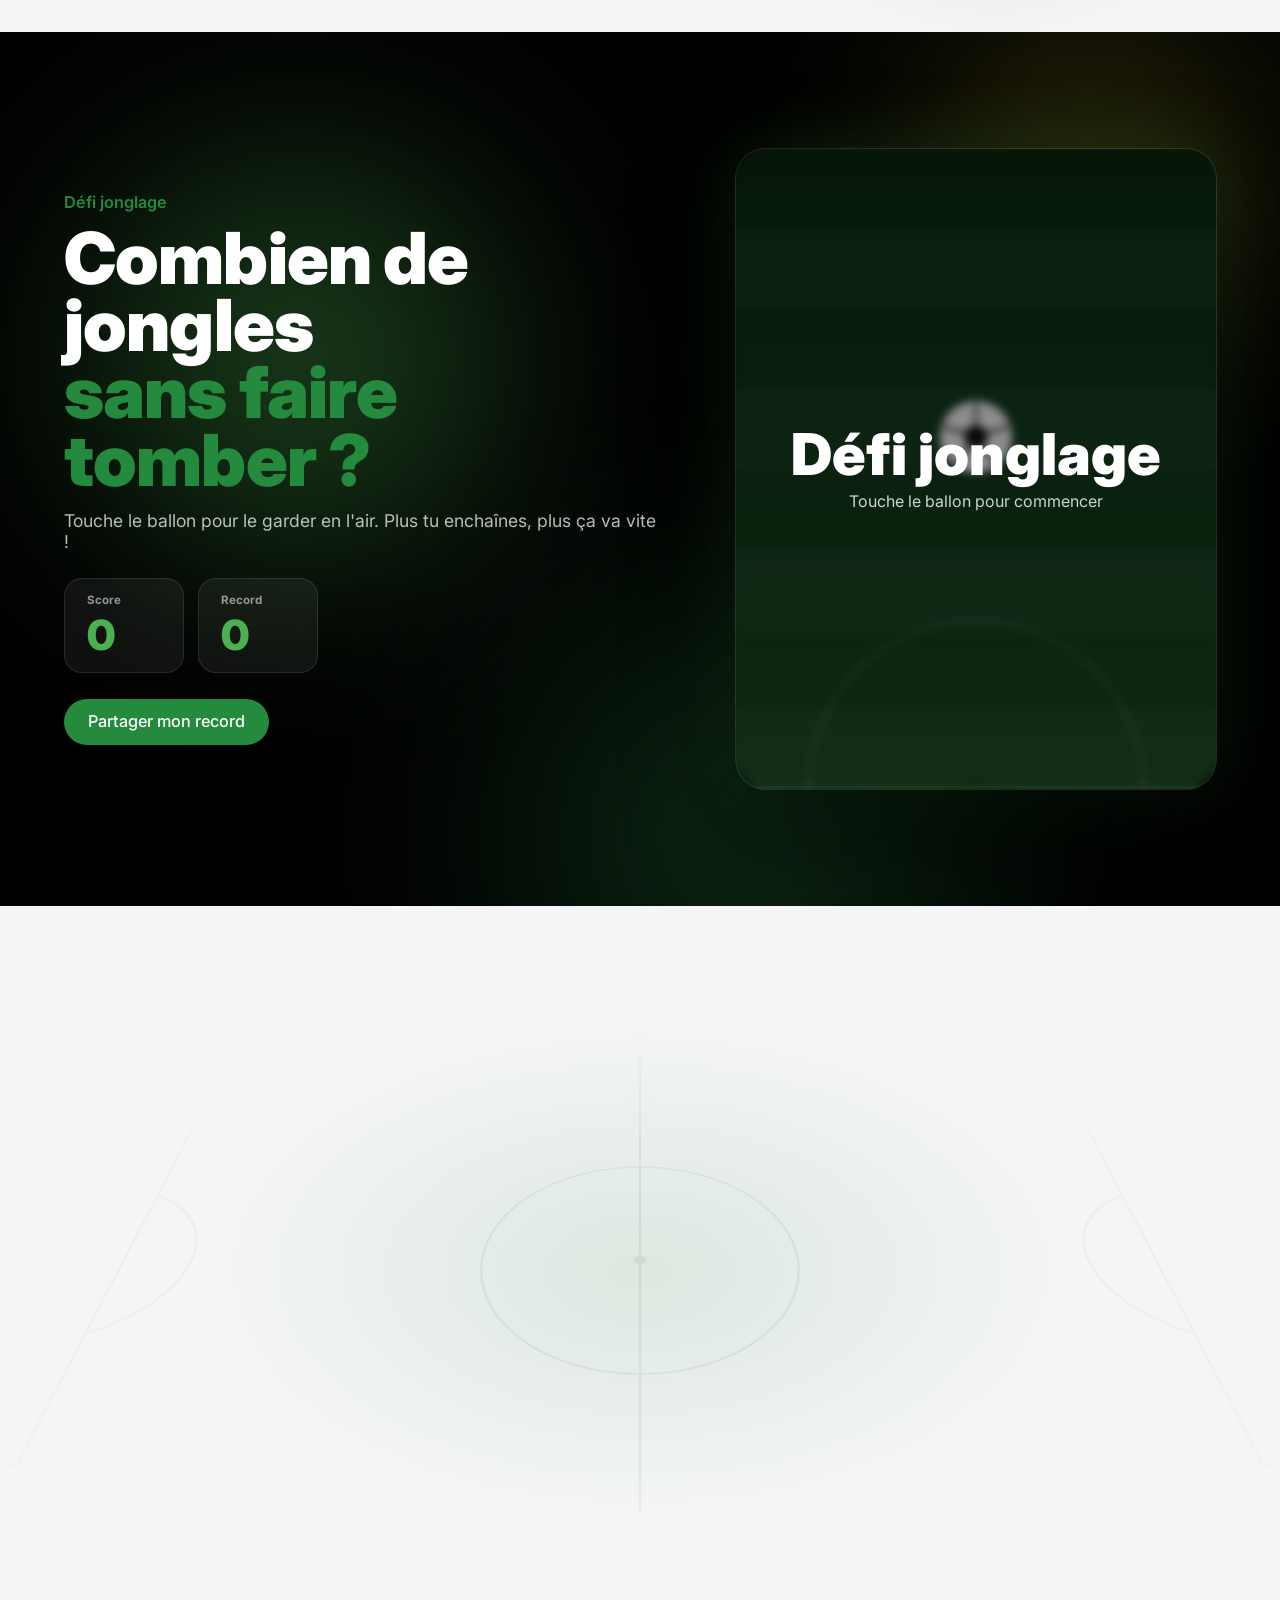
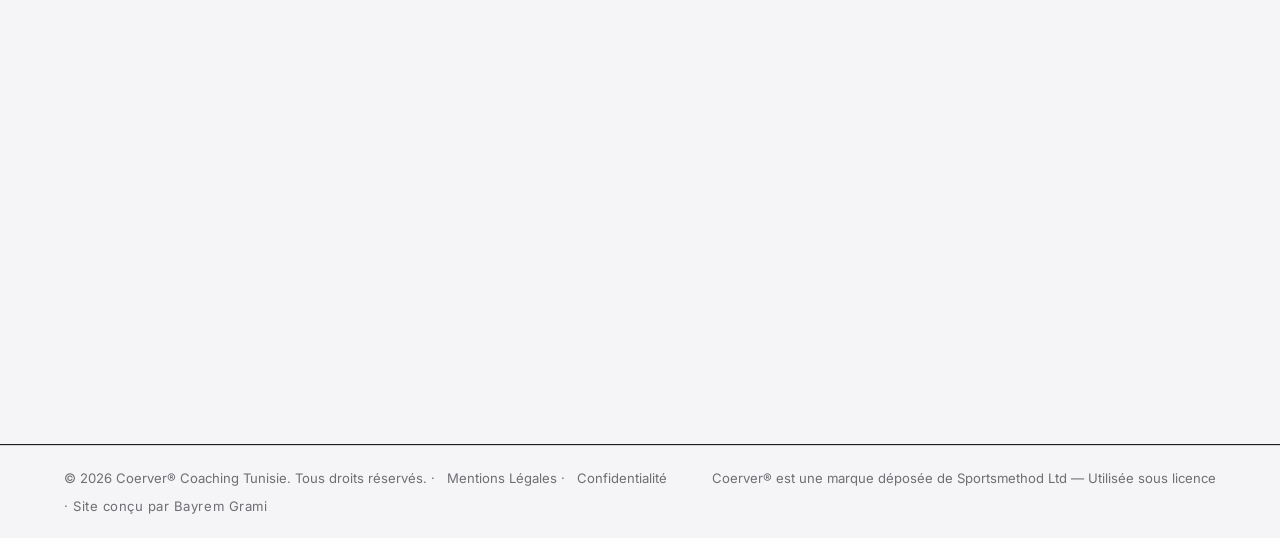
<file: jeux.html>
<!DOCTYPE html>
<html lang="fr">
<head>
  <meta name="google-site-verification" content="RrUGXjLgof8Sz7n1SxxTnWe03C23vOT5Esj2d44kscw" />
  <meta charset="UTF-8" />
  <meta name="viewport" content="width=device-width, initial-scale=1.0" />
  <link rel="icon" href="/favicon.ico" sizes="any" />
  <link rel="icon" type="image/png" sizes="192x192" href="/favicon.png" />
  <link rel="icon" type="image/png" sizes="32x32" href="/favicon-32.png" />
  <link rel="apple-touch-icon" href="/favicon.png" />
  <meta name="description" content="Crée ta carte de joueur Coerver® et relève le défi jonglage. L'espace fun de Coerver Coaching Tunisie pour les jeunes joueurs." />
  <title>Espace joueurs — Carte Coerver® & Défi jonglage | Coerver Coaching Tunisie</title>
  <meta property="og:title" content="Espace joueurs — Coerver Coaching Tunisie" />
  <meta property="og:description" content="Crée ta carte de joueur Coerver® et relève le défi jonglage." />
  <meta property="og:url" content="https://coervertunisie.tn/jeux.html" />
  <meta property="og:type" content="website" />
  <link rel="preconnect" href="https://fonts.googleapis.com" />
  <link rel="preconnect" href="https://fonts.gstatic.com" crossorigin />
  <link href="https://fonts.googleapis.com/css2?family=Inter:wght@400;500;600;700;800&display=swap" rel="stylesheet" />
  <link rel="stylesheet" href="assets/css/style.css" />
  <link rel="stylesheet" href="assets/css/mobile-fixes.css?v=5" />
  <script>document.documentElement.classList.add("js")</script>
  <link rel="stylesheet" href="assets/css/premium.css?v=12" />
  <link rel="stylesheet" href="assets/css/home.css?v=15" />
  <link rel="stylesheet" href="assets/css/fx.css?v=3" />
  <link rel="stylesheet" href="assets/css/pages.css?v=11" />
  <link rel="stylesheet" href="assets/css/extras.css?v=10" />
  <link rel="stylesheet" href="assets/css/features.css?v=8" />
  <link rel="stylesheet" href="assets/css/apple.css?v=17" />
  <meta property="og:image" content="https://coervertunisie.tn/assets/images/academie/hero-entrainement.jpg" />
  <meta property="og:site_name" content="Coerver Coaching Tunisie" />
  <meta name="twitter:card" content="summary_large_image" />
  <meta name="theme-color" content="#000000" />
</head>
<body class="page-inner pg pg-jeux">
 
  <header id="navbar">
    <div class="container nav-single-row">
      <a href="index.html" class="nav-logo">
        <img src="assets/images/logo-light.png" alt="Coerver Coaching Tunisie" />
      </a>
      <nav class="nav-links">
        <a href="index.html"        class="nav-link">Accueil</a>
        <a href="apropos.html"      class="nav-link">À propos</a>
        <a href="programmes.html"   class="nav-link">Programmes</a>
        <a href="methode.html"      class="nav-link">Méthode</a>
        <a href="entraineurs.html"  class="nav-link">Entraîneurs</a>
        <a href="medias.html"       class="nav-link">Médias</a>
        <a href="contact.html"      class="nav-link">Contact</a>
        <a href="jeux.html"         class="nav-link nav-link-jeux active">Jeux</a>
        <a href="app.html"          class="nav-link nav-link-app">APP</a>
      </nav>
      <div class="nav-right">
        <a href="inscription.html" class="btn-inscription">S'inscrire</a>
        <button class="burger" id="burger">
          <span></span><span></span><span></span>
        </button>
      </div>
    </div>
  </header>
 
  <div class="xmenu" id="mobileMenu" aria-label="Menu">
    <div class="xm-top">
      <a href="index.html" class="xm-logo"><img src="assets/images/logo-light.png" alt="Coerver Coaching Tunisie" /></a>
      <button class="xm-close" id="mobileClose" type="button" aria-label="Fermer le menu"><span></span><span></span></button>
    </div>
    <nav class="xm-nav">
      <a href="index.html" class="xm-link xm-anim" style="--d:0"><small>01</small>Accueil<i>›</i></a>
      <a href="apropos.html" class="xm-link xm-anim" style="--d:1"><small>02</small>À propos<i>›</i></a>
      <a href="methode.html" class="xm-link xm-anim" style="--d:2"><small>03</small>La méthode<i>›</i></a>
      <a href="programmes.html" class="xm-link xm-anim" style="--d:3"><small>04</small>Programmes<i>›</i></a>
      <a href="entraineurs.html" class="xm-link xm-anim" style="--d:4"><small>05</small>Entraîneurs<i>›</i></a>
      <a href="medias.html" class="xm-link xm-anim" style="--d:5"><small>06</small>Médias<i>›</i></a>
      <a href="contact.html" class="xm-link xm-anim" style="--d:6"><small>07</small>Contact<i>›</i></a>
      <a href="jeux.html" class="xm-link xm-anim on" style="--d:7" aria-current="page"><small>08</small>Espace joueurs<i>›</i></a>
    </nav>
    <a href="app.html" class="xm-app xm-anim" style="--d:8">
      <span class="ic"><img src="assets/images/logo-light.png" alt="" /></span>
      <span class="tx"><em>Nouveau</em><b>Coerver Foot</b><small>L'app de l'académie · App Store</small></span>
      <i>›</i>
    </a>
    <div class="xm-foot xm-anim" style="--d:9">
      <a href="inscription.html" class="xm-cta">S'inscrire</a>
      <a href="https://wa.me/21658519189" target="_blank" rel="noopener noreferrer" class="xm-wa" aria-label="WhatsApp"><svg viewBox="0 0 24 24" fill="currentColor" width="20" height="20"><path d="M17.472 14.382c-.297-.149-1.758-.867-2.03-.967-.273-.099-.471-.148-.67.15-.197.297-.767.966-.94 1.164-.173.199-.347.223-.644.075-.297-.15-1.255-.463-2.39-1.475-.883-.788-1.48-1.761-1.653-2.059-.173-.297-.018-.458.13-.606.134-.133.298-.347.446-.52.149-.174.198-.298.298-.497.099-.198.05-.371-.025-.52-.075-.149-.669-1.612-.916-2.207-.242-.579-.487-.5-.669-.51-.173-.008-.371-.01-.57-.01-.198 0-.52.074-.792.372-.272.297-1.04 1.016-1.04 2.479 0 1.462 1.065 2.875 1.213 3.074.149.198 2.096 3.2 5.077 4.487.709.306 1.262.489 1.694.625.712.227 1.36.195 1.871.118.571-.085 1.758-.719 2.006-1.413.248-.694.248-1.289.173-1.413-.074-.124-.272-.198-.57-.347m-5.421 7.403h-.004a9.87 9.87 0 01-5.031-1.378l-.361-.214-3.741.982.998-3.648-.235-.374a9.86 9.86 0 01-1.51-5.26c.001-5.45 4.436-9.884 9.888-9.884 2.64 0 5.122 1.03 6.988 2.898a9.825 9.825 0 012.893 6.994c-.003 5.45-4.437 9.884-9.885 9.884m8.413-18.297A11.815 11.815 0 0012.05 0C5.495 0 .16 5.335.157 11.892c0 2.096.547 4.142 1.588 5.945L.057 24l6.305-1.654a11.882 11.882 0 005.683 1.448h.005c6.554 0 11.89-5.335 11.893-11.893A11.821 11.821 0 0020.885 3.488"/></svg></a>
    </div>
    <div class="xm-social xm-anim" style="--d:10">
      <a href="https://www.facebook.com/profile.php?id=61591004705430" target="_blank" rel="noopener noreferrer" aria-label="Facebook"><svg viewBox="0 0 24 24" fill="currentColor" width="20" height="20"><path d="M18 2h-3a5 5 0 00-5 5v3H7v4h3v8h4v-8h3l1-4h-4V7a1 1 0 011-1h3z"/></svg></a>
      <a href="https://www.instagram.com/coervertunisiee/" target="_blank" rel="noopener noreferrer" aria-label="Instagram"><svg viewBox="0 0 24 24" fill="none" stroke="currentColor" stroke-width="2" width="20" height="20"><rect x="2" y="2" width="20" height="20" rx="5"/><circle cx="12" cy="12" r="4"/><circle cx="17.5" cy="6.5" r="1" fill="currentColor" stroke="none"/></svg></a>
      <a href="https://www.youtube.com/@PlayGreatSoccer" target="_blank" rel="noopener noreferrer" aria-label="YouTube"><svg viewBox="0 0 24 24" fill="currentColor" width="20" height="20"><path d="M22.54 6.42a2.78 2.78 0 00-1.95-1.96C18.88 4 12 4 12 4s-6.88 0-8.59.46a2.78 2.78 0 00-1.95 1.96A29 29 0 001 12a29 29 0 00.46 5.58A2.78 2.78 0 003.41 19.6C5.12 20 12 20 12 20s6.88 0 8.59-.46a2.78 2.78 0 001.95-1.95A29 29 0 0023 12a29 29 0 00-.46-5.58z"/><polygon points="9.75 15.02 15.5 12 9.75 8.98 9.75 15.02" fill="white"/></svg></a>
      <a href="https://www.tiktok.com/@coervertunisie" target="_blank" rel="noopener noreferrer" aria-label="TikTok"><svg viewBox="0 0 24 24" fill="currentColor" width="20" height="20"><path d="M12.525.02c1.31-.02 2.61-.01 3.91-.02.08 1.53.63 3.09 1.75 4.17 1.12 1.11 2.7 1.62 4.24 1.79v4.03c-1.44-.05-2.89-.35-4.2-.97-.57-.26-1.1-.59-1.62-.93-.01 2.92.01 5.84-.02 8.75-.08 1.4-.54 2.79-1.35 3.94-1.31 1.92-3.58 3.17-5.91 3.21-1.43.08-2.86-.31-4.08-1.03-2.02-1.19-3.44-3.37-3.65-5.71-.02-.5-.03-1-.01-1.49.18-1.9 1.12-3.72 2.58-4.96 1.66-1.44 3.98-2.13 6.15-1.72.02 1.48-.04 2.96-.04 4.44-.99-.32-2.15-.23-3.02.37-.63.41-1.11 1.04-1.36 1.75-.21.51-.15 1.07-.14 1.61.24 1.64 1.82 3.02 3.5 2.87 1.12-.01 2.19-.66 2.77-1.61.19-.33.4-.67.41-1.06.1-1.79.06-3.57.07-5.36.01-4.03-.01-8.05.02-12.07z"/></svg></a>
    </div>
  </div>

  <main>
    <section class="pg-hero" style="--img:url('/assets/images/academie/joueurs-sourire.jpg')">
      <div class="container">
        <span class="h-kicker">Espace joueurs</span>
        <h1>Joue. Crée.<br /><span>Partage.</span></h1>
        <p>Crée ta carte de joueur Coerver® et relève le défi jonglage. À partager avec tes coéquipiers !</p>
      </div>
    </section>

    <section class="pcard-section" id="carte">
      <div class="container pcard-grid">
        <div class="pcard-form">
          <span class="section-tag">Carte de joueur</span>
          <h2 class="section-title">Crée ta carte<br />Coerver®.</h2>
          <p class="pcard-note">Ta photo reste sur ton téléphone : rien n'est envoyé sur internet.</p>
          <label class="pf"><span>Ta photo</span><input type="file" id="pcPhoto" accept="image/*" /></label>
          <div class="pf-row">
            <label class="pf"><span>Prénom</span><input type="text" id="pcName" maxlength="14" placeholder="Ex. Adam" /></label>
            <label class="pf"><span>Poste</span><select id="pcPos"><option value="ATT">Attaquant</option><option value="MIL" selected>Milieu</option><option value="DEF">Défenseur</option><option value="GB">Gardien</option></select></label>
          </div>
          <div class="pf-stats" id="pcStats"></div>
          <div class="pf-actions">
            <button type="button" class="h-btn green" id="pcDownload">Télécharger ma carte</button>
            <button type="button" class="h-btn ghost dark" id="pcShare">Partager</button>
          </div>
        </div>
        <div class="pcard-preview"><canvas id="pcCanvas" width="600" height="840" aria-label="Aperçu de la carte de joueur"></canvas></div>
      </div>
    </section>

    <section class="game-section" id="defi">
      <div class="container game-grid">
        <div class="game-copy">
          <span class="section-tag">Défi jonglage</span>
          <h2 class="section-title">Combien de jongles<br /><em>sans faire tomber ?</em></h2>
          <p>Touche le ballon pour le garder en l'air. Plus tu enchaînes, plus ça va vite !</p>
          <div class="game-scores"><div><small>Score</small><b id="gScore">0</b></div><div><small>Record</small><b id="gBest">0</b></div></div>
          <a class="h-btn green" id="gShare" href="#" target="_blank" rel="noopener noreferrer">Partager mon record</a>
        </div>
        <div class="game-stage"><canvas id="gCanvas" aria-label="Jeu de jonglage"></canvas><div class="game-overlay" id="gOverlay"><b>Défi jonglage</b><span>Touche le ballon pour commencer</span></div></div>
      </div>
    </section>

    <section class="h-final">
      <div class="h-wrap">
        <span class="h-kicker">Envie de jouer pour de vrai ?</span>
        <h2 class="h-h2" style="margin-top:20px">Rejoins<br />Coerver® Tunisie.</h2>
        <div class="row"><a href="inscription.html" class="h-btn green">S'inscrire</a><a href="programmes.html" class="h-btn ghost">Voir les programmes</a></div>
      </div>
    </section>
  </main>

 
  <footer class="footer">
    <div class="container footer-inner">
      <div class="footer-brand">
        <img src="assets/images/logo-light.png" alt="Coerver Coaching Tunisie" class="footer-logo" />
        <p class="footer-desc">La méthode d'entraînement football N°1 au monde, désormais en Tunisie. Formant des joueurs talentueux, confiants et créatifs depuis 1984.</p>
        <div class="footer-social">
          <a href="https://www.facebook.com/profile.php?id=61591004705430" class="social-link" target="_blank" rel="noopener noreferrer">FB</a>
          <a href="https://www.instagram.com/coervertunisiee/" class="social-link" target="_blank" rel="noopener noreferrer">IG</a>
          <a href="https://www.youtube.com/@PlayGreatSoccer" target="_blank" rel="noopener noreferrer" class="social-link">YT</a>
          <a href="https://www.tiktok.com/@coervertunisie" target="_blank" rel="noopener noreferrer" class="social-link">TK</a>
          
        </div>
      </div>
      <div class="footer-col">
        <h4 class="footer-col-title">Programmes</h4>
        <a href="programmes.html">Mini Coerver® (U6–U8)</a>
        <a href="programmes.html">Performance Academy</a>
        <a href="programmes.html">Advanced Track</a>
        <a href="programmes.html">Programme Élite</a>
        <a href="programmes.html">Stages d'Été</a>
      </div>
      <div class="footer-col">
        <h4 class="footer-col-title">Académie</h4>
        <a href="apropos.html">À Propos</a>
        <a href="methode.html">La Méthode</a>
        <a href="entraineurs.html">Nos Entraîneurs</a>
        <a href="medias.html">Médias</a>
        <a href="contact.html">Clubs Partenaires</a>
        <a href="app.html">Application Coerver Foot</a>
        <a href="jeux.html">Espace joueurs</a>
      </div>
      <div class="footer-col">
        <h4 class="footer-col-title">Contact</h4>
        <a href="tel:+21629446336">+216 29 446 336</a>
        <a href="mailto:tunisiecoerver@gmail.com">tunisiecoerver@gmail.com</a>
        <a href="https://wa.me/21658519189" target="_blank" rel="noopener noreferrer">WhatsApp Direct</a>
        <a href="https://www.coervercoaching.com" target="_blank" rel="noopener noreferrer">Coerver® International</a>
      </div>
      <div class="footer-col">
        <h4 class="footer-col-title">Légal</h4>
        <a href="mentions-legales.html">Mentions Légales</a>
        <a href="politique-confidentialite.html">Politique de Confidentialité</a>
      </div>
    </div>
    <div class="footer-bottom">
      <div class="container footer-bottom-inner">
        <span>© 2026 Coerver® Coaching Tunisie. Tous droits réservés. · <a href="mentions-legales.html" style="color:rgba(255,255,255,.5);text-decoration:none;margin-left:8px;">Mentions Légales</a> · <a href="politique-confidentialite.html" style="color:rgba(255,255,255,.5);text-decoration:none;margin-left:8px;">Confidentialité</a></span>
        <span class="footer-license">Coerver® est une marque déposée de Sportsmethod Ltd — Utilisée sous licence</span><span class="footer-credit"> · Site conçu par <a href="https://www.linkedin.com/in/bayrem-grami" target="_blank" rel="noopener noreferrer" style="color:rgba(255,255,255,0.3);text-decoration:none;">Bayrem Grami</a></span>
      </div>
    </div>
  
 
</footer>
  <a href="https://wa.me/21658519189" target="_blank" rel="noopener noreferrer" class="wa-float">
    <svg viewBox="0 0 24 24" fill="white" width="28" height="28">
      <path d="M17.472 14.382c-.297-.149-1.758-.867-2.03-.967-.273-.099-.471-.148-.67.15-.197.297-.767.966-.94 1.164-.173.199-.347.223-.644.075-.297-.15-1.255-.463-2.39-1.475-.883-.788-1.48-1.761-1.653-2.059-.173-.297-.018-.458.13-.606.134-.133.298-.347.446-.52.149-.174.198-.298.298-.497.099-.198.05-.371-.025-.52-.075-.149-.669-1.612-.916-2.207-.242-.579-.487-.5-.669-.51-.173-.008-.371-.01-.57-.01-.198 0-.52.074-.792.372-.272.297-1.04 1.016-1.04 2.479 0 1.462 1.065 2.875 1.213 3.074.149.198 2.096 3.2 5.077 4.487.709.306 1.262.489 1.694.625.712.227 1.36.195 1.871.118.571-.085 1.758-.719 2.006-1.413.248-.694.248-1.289.173-1.413-.074-.124-.272-.198-.57-.347m-5.421 7.403h-.004a9.87 9.87 0 01-5.031-1.378l-.361-.214-3.741.982.998-3.648-.235-.374a9.86 9.86 0 01-1.51-5.26c.001-5.45 4.436-9.884 9.888-9.884 2.64 0 5.122 1.03 6.988 2.898a9.825 9.825 0 012.893 6.994c-.003 5.45-4.437 9.884-9.885 9.884m8.413-18.297A11.815 11.815 0 0012.05 0C5.495 0 .16 5.335.157 11.892c0 2.096.547 4.142 1.588 5.945L.057 24l6.305-1.654a11.882 11.882 0 005.683 1.448h.005c6.554 0 11.89-5.335 11.893-11.893A11.821 11.821 0 0020.885 3.488"/>
    </svg>
  </a>
 
  <script src="assets/js/main.js?v=10"></script>
  <script src="assets/js/premium.js?v=21" defer></script>
  <script src="assets/js/extras.js?v=10" defer></script>
  <script src="assets/js/features.js?v=6" defer></script>
  <script src="assets/js/jeux.js?v=3" defer></script>
</body>
</html>
</file>
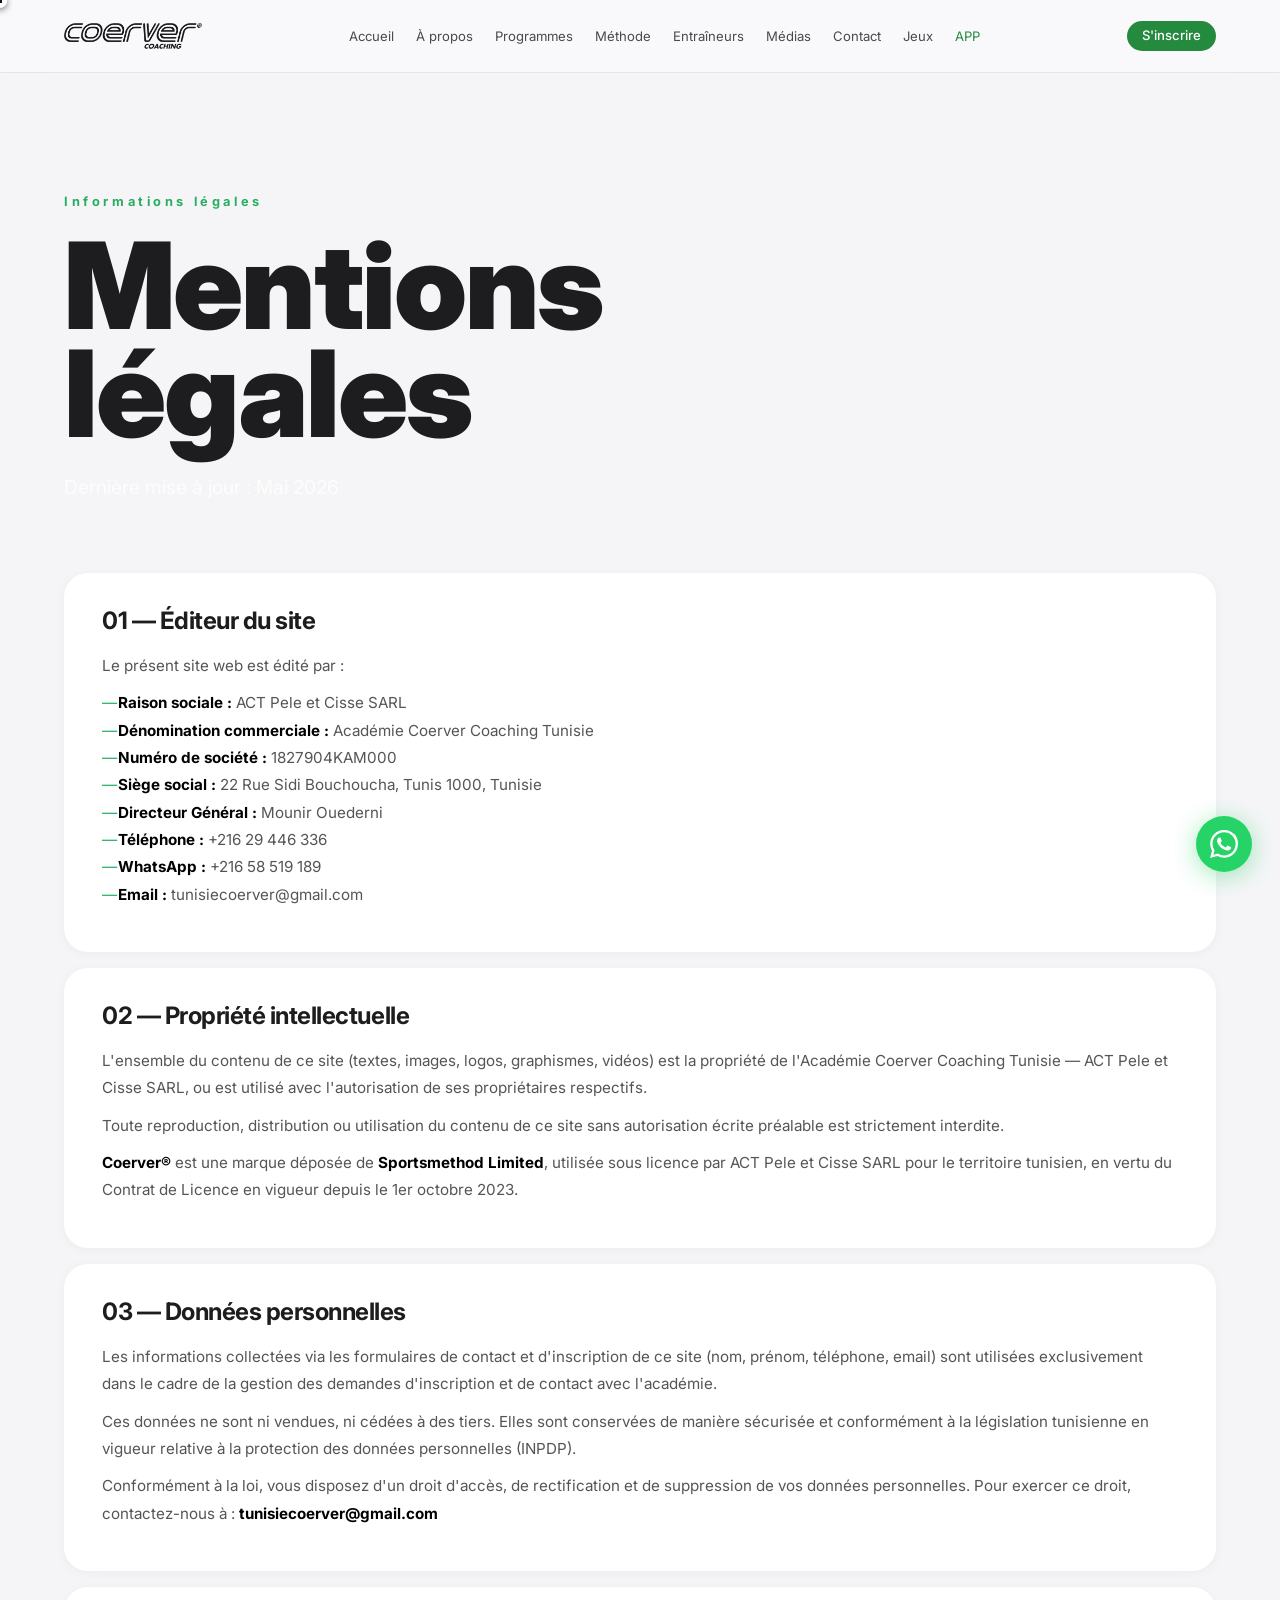
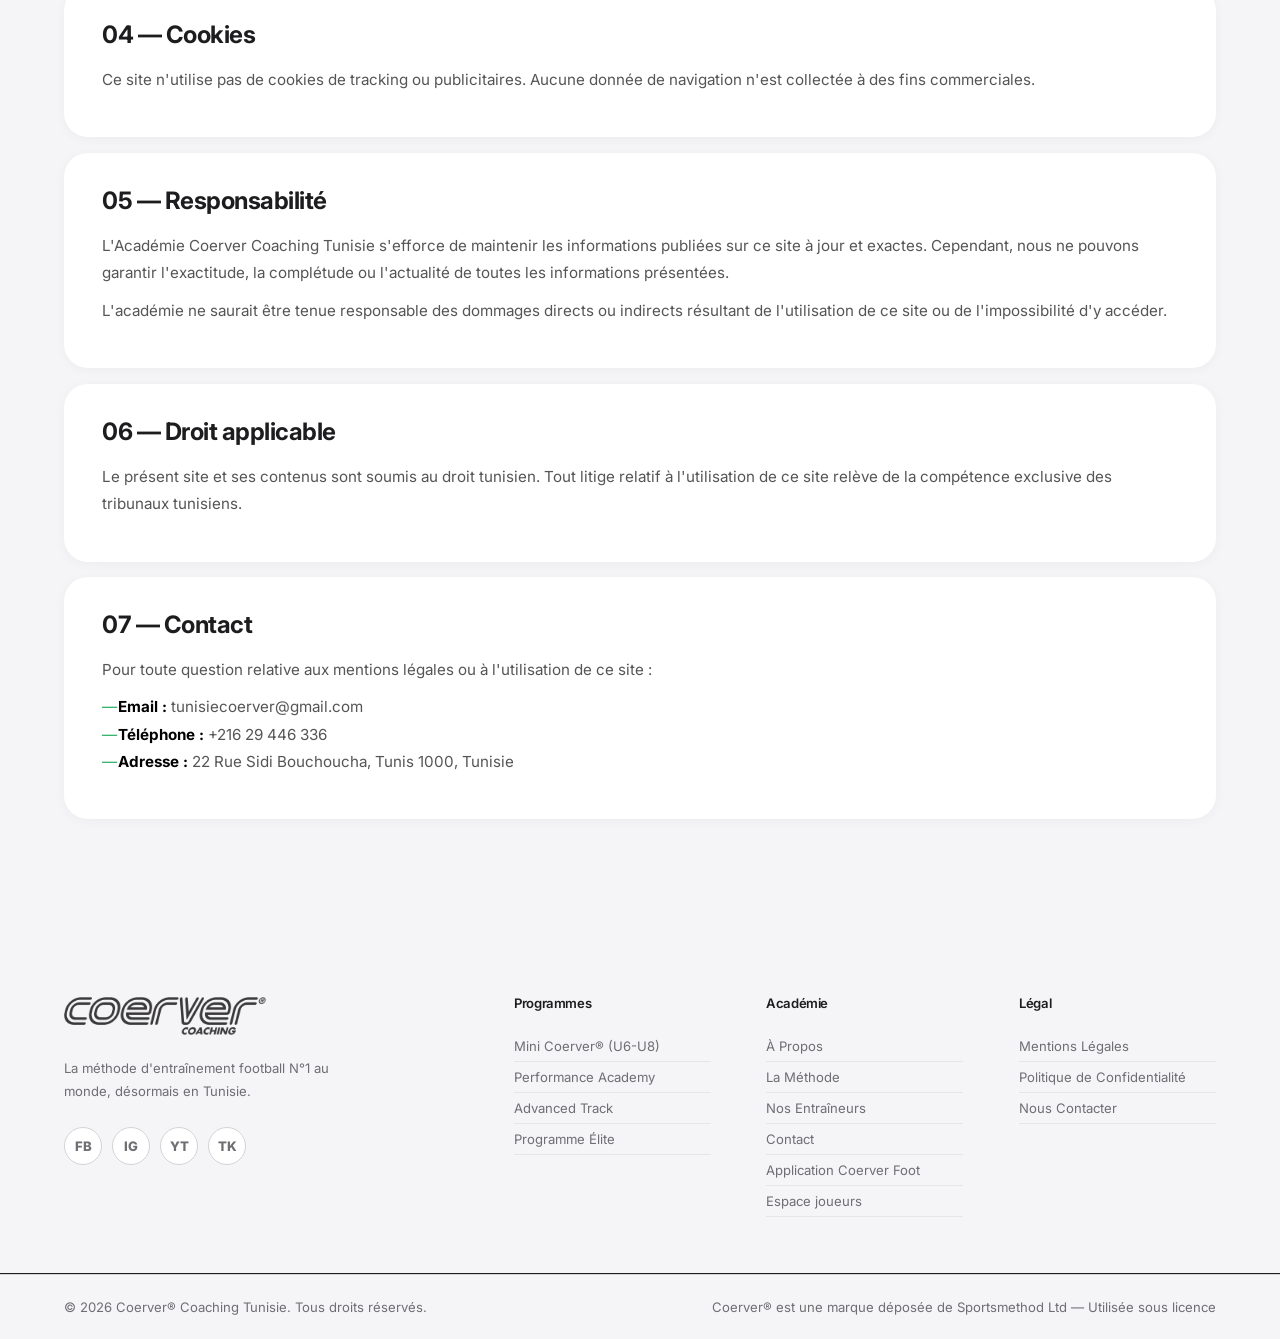
<file: mentions-legales.html>
<!DOCTYPE html>
<html lang="fr">
<head>
  <meta charset="UTF-8" />
  <meta name="viewport" content="width=device-width, initial-scale=1.0" />
  <title>Mentions Légales | Coerver Coaching Tunisie</title>
  <link rel="preconnect" href="https://fonts.googleapis.com" />
  <link rel="preconnect" href="https://fonts.gstatic.com" crossorigin />
  <link href="https://fonts.googleapis.com/css2?family=Inter:wght@400;500;600;700;800&display=swap" rel="stylesheet" />
  <link rel="icon" href="/favicon.ico" sizes="any" />
  <link rel="icon" type="image/png" sizes="192x192" href="/favicon.png" />
  <link rel="icon" type="image/png" sizes="32x32" href="/favicon-32.png" />
  <link rel="apple-touch-icon" href="/favicon.png" />
  <meta name="description" content="Mentions légales de l académie Coerver Coaching Tunisie. Éditeur, hébergeur, propriété intellectuelle et données personnelles." />
  <meta property="og:title" content="Mentions Légales — Coerver® Coaching Tunisie" />
  <meta property="og:description" content="Mentions légales de l académie Coerver Coaching Tunisie. Éditeur, hébergeur, propriété intellectuelle et données personnelles." />
  <meta property="og:url" content="https://coervertunisie.tn" />
  <meta property="og:type" content="website" />
  <link rel="stylesheet" href="assets/css/style.css" />
  <link rel="stylesheet" href="assets/css/mobile-fixes.css?v=5" />
  <script>document.documentElement.classList.add("js")</script>
  <link rel="stylesheet" href="assets/css/premium.css?v=12" />
  <link rel="stylesheet" href="assets/css/home.css?v=15" />
  <link rel="stylesheet" href="assets/css/fx.css?v=3" />
  <link rel="stylesheet" href="assets/css/extras.css?v=10" />
  <link rel="stylesheet" href="assets/css/features.css?v=8" />
  <link rel="stylesheet" href="assets/css/pages.css?v=12" />
  <link rel="stylesheet" href="assets/css/apple.css?v=17" />
  <style>
    .legal-page { background: #fff; padding: 120px 0 80px; }
    .legal-page .container { max-width: 800px; margin: 0 auto; padding: 0 24px; }
    .legal-hero { background: #0d0d0d; padding: 160px 0 60px; }
    .legal-hero .container { max-width: 800px; margin: 0 auto; padding: 0 24px; }
    .legal-tag { display: block; font-family: 'Barlow Condensed', sans-serif; font-weight: 700; font-size: .78rem; letter-spacing: .22em; text-transform: uppercase; color: var(--green, #27ae60); margin-bottom: 12px; }
    .legal-title { font-family: 'Barlow Condensed', sans-serif; font-weight: 900; font-size: clamp(2.5rem, 6vw, 4rem); text-transform: uppercase; color: #fff; line-height: .95; margin-bottom: 16px; }
    .legal-updated { font-size: .85rem; color: rgba(255,255,255,.4); }
    .legal-section { margin-bottom: 40px; border-bottom: 1px solid #f0f0f0; padding-bottom: 32px; }
    .legal-section:last-child { border-bottom: none; }
    .legal-section h2 { font-family: 'Barlow Condensed', sans-serif; font-weight: 900; font-size: 1.4rem; text-transform: uppercase; color: #000; margin-bottom: 16px; padding-left: 14px; border-left: 4px solid var(--green, #27ae60); }
    .legal-section p { font-size: .95rem; color: #555; line-height: 1.8; margin-bottom: 10px; }
    .legal-section ul { list-style: none; padding: 0; margin: 0 0 10px; }
    .legal-section ul li { font-size: .95rem; color: #555; line-height: 1.8; padding-left: 16px; position: relative; }
    .legal-section ul li::before { content: '—'; position: absolute; left: 0; color: var(--green, #27ae60); }
    .legal-section strong { color: #000; }
    :root { --green: #27ae60; }
  </style>
  <meta property="og:image" content="https://coervertunisie.tn/assets/images/academie/hero-entrainement.jpg" />
  <meta property="og:site_name" content="Coerver Coaching Tunisie" />
  <meta name="twitter:card" content="summary_large_image" />
  <meta name="theme-color" content="#000000" />
</head>
<body class="page-inner pg pg-mentions-legales">

  <header id="navbar" class="navbar-solid">
    <div class="container nav-single-row">
      <a href="index.html" class="nav-logo">
        <img src="assets/images/logo-light.png" alt="Coerver Coaching Tunisie" />
      </a>
      <nav class="nav-links">
        <a href="index.html"        class="nav-link">Accueil</a>
        <a href="apropos.html"      class="nav-link">À propos</a>
        <a href="programmes.html"   class="nav-link">Programmes</a>
        <a href="methode.html"      class="nav-link">Méthode</a>
        <a href="entraineurs.html"  class="nav-link">Entraîneurs</a>
        <a href="medias.html"       class="nav-link">Médias</a>
        <a href="contact.html"      class="nav-link">Contact</a>
        <a href="jeux.html"         class="nav-link nav-link-jeux">Jeux</a>
        <a href="app.html"          class="nav-link nav-link-app">APP</a>
      </nav>
      <div class="nav-right">
        <a href="inscription.html" class="btn-inscription">S'inscrire</a>
        <button class="burger" id="burger">
          <span></span><span></span><span></span>
        </button>
      </div>
    </div>
  </header>

  <div class="xmenu" id="mobileMenu" aria-label="Menu">
    <div class="xm-top">
      <a href="index.html" class="xm-logo"><img src="assets/images/logo-light.png" alt="Coerver Coaching Tunisie" /></a>
      <button class="xm-close" id="mobileClose" type="button" aria-label="Fermer le menu"><span></span><span></span></button>
    </div>
    <nav class="xm-nav">
      <a href="index.html" class="xm-link xm-anim" style="--d:0"><small>01</small>Accueil<i>›</i></a>
      <a href="apropos.html" class="xm-link xm-anim" style="--d:1"><small>02</small>À propos<i>›</i></a>
      <a href="methode.html" class="xm-link xm-anim" style="--d:2"><small>03</small>La méthode<i>›</i></a>
      <a href="programmes.html" class="xm-link xm-anim" style="--d:3"><small>04</small>Programmes<i>›</i></a>
      <a href="entraineurs.html" class="xm-link xm-anim" style="--d:4"><small>05</small>Entraîneurs<i>›</i></a>
      <a href="medias.html" class="xm-link xm-anim" style="--d:5"><small>06</small>Médias<i>›</i></a>
      <a href="contact.html" class="xm-link xm-anim" style="--d:6"><small>07</small>Contact<i>›</i></a>
      <a href="jeux.html" class="xm-link xm-anim" style="--d:7"><small>08</small>Espace joueurs<i>›</i></a>
    </nav>
    <a href="app.html" class="xm-app xm-anim" style="--d:8">
      <span class="ic"><img src="assets/images/logo-light.png" alt="" /></span>
      <span class="tx"><em>Nouveau</em><b>Coerver Foot</b><small>L'app de l'académie · App Store</small></span>
      <i>›</i>
    </a>
    <div class="xm-foot xm-anim" style="--d:9">
      <a href="inscription.html" class="xm-cta">S'inscrire</a>
      <a href="https://wa.me/21658519189" target="_blank" rel="noopener noreferrer" class="xm-wa" aria-label="WhatsApp"><svg viewBox="0 0 24 24" fill="currentColor" width="20" height="20"><path d="M17.472 14.382c-.297-.149-1.758-.867-2.03-.967-.273-.099-.471-.148-.67.15-.197.297-.767.966-.94 1.164-.173.199-.347.223-.644.075-.297-.15-1.255-.463-2.39-1.475-.883-.788-1.48-1.761-1.653-2.059-.173-.297-.018-.458.13-.606.134-.133.298-.347.446-.52.149-.174.198-.298.298-.497.099-.198.05-.371-.025-.52-.075-.149-.669-1.612-.916-2.207-.242-.579-.487-.5-.669-.51-.173-.008-.371-.01-.57-.01-.198 0-.52.074-.792.372-.272.297-1.04 1.016-1.04 2.479 0 1.462 1.065 2.875 1.213 3.074.149.198 2.096 3.2 5.077 4.487.709.306 1.262.489 1.694.625.712.227 1.36.195 1.871.118.571-.085 1.758-.719 2.006-1.413.248-.694.248-1.289.173-1.413-.074-.124-.272-.198-.57-.347m-5.421 7.403h-.004a9.87 9.87 0 01-5.031-1.378l-.361-.214-3.741.982.998-3.648-.235-.374a9.86 9.86 0 01-1.51-5.26c.001-5.45 4.436-9.884 9.888-9.884 2.64 0 5.122 1.03 6.988 2.898a9.825 9.825 0 012.893 6.994c-.003 5.45-4.437 9.884-9.885 9.884m8.413-18.297A11.815 11.815 0 0012.05 0C5.495 0 .16 5.335.157 11.892c0 2.096.547 4.142 1.588 5.945L.057 24l6.305-1.654a11.882 11.882 0 005.683 1.448h.005c6.554 0 11.89-5.335 11.893-11.893A11.821 11.821 0 0020.885 3.488"/></svg></a>
    </div>
    <div class="xm-social xm-anim" style="--d:10">
      <a href="https://www.facebook.com/profile.php?id=61591004705430" target="_blank" rel="noopener noreferrer" aria-label="Facebook"><svg viewBox="0 0 24 24" fill="currentColor" width="20" height="20"><path d="M18 2h-3a5 5 0 00-5 5v3H7v4h3v8h4v-8h3l1-4h-4V7a1 1 0 011-1h3z"/></svg></a>
      <a href="https://www.instagram.com/coervertunisiee/" target="_blank" rel="noopener noreferrer" aria-label="Instagram"><svg viewBox="0 0 24 24" fill="none" stroke="currentColor" stroke-width="2" width="20" height="20"><rect x="2" y="2" width="20" height="20" rx="5"/><circle cx="12" cy="12" r="4"/><circle cx="17.5" cy="6.5" r="1" fill="currentColor" stroke="none"/></svg></a>
      <a href="https://www.youtube.com/@PlayGreatSoccer" target="_blank" rel="noopener noreferrer" aria-label="YouTube"><svg viewBox="0 0 24 24" fill="currentColor" width="20" height="20"><path d="M22.54 6.42a2.78 2.78 0 00-1.95-1.96C18.88 4 12 4 12 4s-6.88 0-8.59.46a2.78 2.78 0 00-1.95 1.96A29 29 0 001 12a29 29 0 00.46 5.58A2.78 2.78 0 003.41 19.6C5.12 20 12 20 12 20s6.88 0 8.59-.46a2.78 2.78 0 001.95-1.95A29 29 0 0023 12a29 29 0 00-.46-5.58z"/><polygon points="9.75 15.02 15.5 12 9.75 8.98 9.75 15.02" fill="white"/></svg></a>
      <a href="https://www.tiktok.com/@coervertunisie" target="_blank" rel="noopener noreferrer" aria-label="TikTok"><svg viewBox="0 0 24 24" fill="currentColor" width="20" height="20"><path d="M12.525.02c1.31-.02 2.61-.01 3.91-.02.08 1.53.63 3.09 1.75 4.17 1.12 1.11 2.7 1.62 4.24 1.79v4.03c-1.44-.05-2.89-.35-4.2-.97-.57-.26-1.1-.59-1.62-.93-.01 2.92.01 5.84-.02 8.75-.08 1.4-.54 2.79-1.35 3.94-1.31 1.92-3.58 3.17-5.91 3.21-1.43.08-2.86-.31-4.08-1.03-2.02-1.19-3.44-3.37-3.65-5.71-.02-.5-.03-1-.01-1.49.18-1.9 1.12-3.72 2.58-4.96 1.66-1.44 3.98-2.13 6.15-1.72.02 1.48-.04 2.96-.04 4.44-.99-.32-2.15-.23-3.02.37-.63.41-1.11 1.04-1.36 1.75-.21.51-.15 1.07-.14 1.61.24 1.64 1.82 3.02 3.5 2.87 1.12-.01 2.19-.66 2.77-1.61.19-.33.4-.67.41-1.06.1-1.79.06-3.57.07-5.36.01-4.03-.01-8.05.02-12.07z"/></svg></a>
    </div>
  </div>

  <section class="legal-hero">
    <div class="container">
      <span class="legal-tag">Informations légales</span>
      <h1 class="legal-title">Mentions<br />légales</h1>
      <p class="legal-updated">Dernière mise à jour : Mai 2026</p>
    </div>
  </section>

  <main class="legal-page">
    <div class="container">

      <div class="legal-section">
        <h2>01 — Éditeur du site</h2>
        <p>Le présent site web est édité par :</p>
        <ul>
          <li><strong>Raison sociale :</strong> ACT Pele et Cisse SARL</li>
          <li><strong>Dénomination commerciale :</strong> Académie Coerver Coaching Tunisie</li>
          <li><strong>Numéro de société :</strong> 1827904KAM000</li>
          <li><strong>Siège social :</strong> 22 Rue Sidi Bouchoucha, Tunis 1000, Tunisie</li>
          <li><strong>Directeur Général :</strong> Mounir Ouederni</li>
          <li><strong>Téléphone :</strong> +216 29 446 336</li>
          <li><strong>WhatsApp :</strong> +216 58 519 189</li>
          <li><strong>Email :</strong> tunisiecoerver@gmail.com</li>
        </ul>
      </div>

      <div class="legal-section">
        <h2>02 — Propriété intellectuelle</h2>
        <p>L'ensemble du contenu de ce site (textes, images, logos, graphismes, vidéos) est la propriété de l'Académie Coerver Coaching Tunisie — ACT Pele et Cisse SARL, ou est utilisé avec l'autorisation de ses propriétaires respectifs.</p>
        <p>Toute reproduction, distribution ou utilisation du contenu de ce site sans autorisation écrite préalable est strictement interdite.</p>
        <p><strong>Coerver®</strong> est une marque déposée de <strong>Sportsmethod Limited</strong>, utilisée sous licence par ACT Pele et Cisse SARL pour le territoire tunisien, en vertu du Contrat de Licence en vigueur depuis le 1er octobre 2023.</p>
      </div>

      <div class="legal-section">
        <h2>03 — Données personnelles</h2>
        <p>Les informations collectées via les formulaires de contact et d'inscription de ce site (nom, prénom, téléphone, email) sont utilisées exclusivement dans le cadre de la gestion des demandes d'inscription et de contact avec l'académie.</p>
        <p>Ces données ne sont ni vendues, ni cédées à des tiers. Elles sont conservées de manière sécurisée et conformément à la législation tunisienne en vigueur relative à la protection des données personnelles (INPDP).</p>
        <p>Conformément à la loi, vous disposez d'un droit d'accès, de rectification et de suppression de vos données personnelles. Pour exercer ce droit, contactez-nous à : <strong>tunisiecoerver@gmail.com</strong></p>
      </div>

      <div class="legal-section">
        <h2>04 — Cookies</h2>
        <p>Ce site n'utilise pas de cookies de tracking ou publicitaires. Aucune donnée de navigation n'est collectée à des fins commerciales.</p>
      </div>

      <div class="legal-section">
        <h2>05 — Responsabilité</h2>
        <p>L'Académie Coerver Coaching Tunisie s'efforce de maintenir les informations publiées sur ce site à jour et exactes. Cependant, nous ne pouvons garantir l'exactitude, la complétude ou l'actualité de toutes les informations présentées.</p>
        <p>L'académie ne saurait être tenue responsable des dommages directs ou indirects résultant de l'utilisation de ce site ou de l'impossibilité d'y accéder.</p>
      </div>

      <div class="legal-section">
        <h2>06 — Droit applicable</h2>
        <p>Le présent site et ses contenus sont soumis au droit tunisien. Tout litige relatif à l'utilisation de ce site relève de la compétence exclusive des tribunaux tunisiens.</p>
      </div>

      <div class="legal-section">
        <h2>07 — Contact</h2>
        <p>Pour toute question relative aux mentions légales ou à l'utilisation de ce site :</p>
        <ul>
          <li><strong>Email :</strong> tunisiecoerver@gmail.com</li>
          <li><strong>Téléphone :</strong> +216 29 446 336</li>
          <li><strong>Adresse :</strong> 22 Rue Sidi Bouchoucha, Tunis 1000, Tunisie</li>
        </ul>
      </div>

    </div>
  </main>

  <footer class="footer">
    <div class="container footer-inner">
      <div class="footer-brand">
        <img src="assets/images/logo-light.png" alt="Coerver Coaching Tunisie" class="footer-logo" />
        <p class="footer-desc">La méthode d'entraînement football N°1 au monde, désormais en Tunisie.</p>
        <div class="footer-social">
          <a href="https://www.facebook.com/profile.php?id=61591004705430" target="_blank" rel="noopener noreferrer" class="social-link">FB</a>
          <a href="https://www.instagram.com/coervertunisiee/" target="_blank" rel="noopener noreferrer" class="social-link">IG</a>
          <a href="https://www.youtube.com/@PlayGreatSoccer" target="_blank" rel="noopener noreferrer" class="social-link">YT</a>
          <a href="https://www.tiktok.com/@coervertunisie" target="_blank" rel="noopener noreferrer" class="social-link">TK</a>
        </div>
      </div>
      <div class="footer-col">
        <h4 class="footer-col-title">Programmes</h4>
        <a href="programmes.html">Mini Coerver® (U6-U8)</a>
        <a href="programmes.html">Performance Academy</a>
        <a href="programmes.html">Advanced Track</a>
        <a href="programmes.html">Programme Élite</a>
      </div>
      <div class="footer-col">
        <h4 class="footer-col-title">Académie</h4>
        <a href="apropos.html">À Propos</a>
        <a href="methode.html">La Méthode</a>
        <a href="entraineurs.html">Nos Entraîneurs</a>
        <a href="contact.html">Contact</a>
        <a href="app.html">Application Coerver Foot</a>
        <a href="jeux.html">Espace joueurs</a>
      </div>
      <div class="footer-col">
        <h4 class="footer-col-title">Légal</h4>
        <a href="mentions-legales.html">Mentions Légales</a>
        <a href="politique-confidentialite.html">Politique de Confidentialité</a>
        <a href="contact.html">Nous Contacter</a>
      </div>
    </div>
    <div class="footer-bottom">
      <div class="container footer-bottom-inner">
        <span>© 2026 Coerver® Coaching Tunisie. Tous droits réservés.</span>
        <span class="footer-license">Coerver® est une marque déposée de Sportsmethod Ltd — Utilisée sous licence</span>
      </div>
    </div>
  </footer>

  <a href="https://wa.me/21658519189" target="_blank" class="wa-float">
    <svg viewBox="0 0 24 24" fill="white" width="28" height="28"><path d="M17.472 14.382c-.297-.149-1.758-.867-2.03-.967-.273-.099-.471-.148-.67.15-.197.297-.767.966-.94 1.164-.173.199-.347.223-.644.075-.297-.15-1.255-.463-2.39-1.475-.883-.788-1.48-1.761-1.653-2.059-.173-.297-.018-.458.13-.606.134-.133.298-.347.446-.52.149-.174.198-.298.298-.497.099-.198.05-.371-.025-.52-.075-.149-.669-1.612-.916-2.207-.242-.579-.487-.5-.669-.51-.173-.008-.371-.01-.57-.01-.198 0-.52.074-.792.372-.272.297-1.04 1.016-1.04 2.479 0 1.462 1.065 2.875 1.213 3.074.149.198 2.096 3.2 5.077 4.487.709.306 1.262.489 1.694.625.712.227 1.36.195 1.871.118.571-.085 1.758-.719 2.006-1.413.248-.694.248-1.289.173-1.413-.074-.124-.272-.198-.57-.347m-5.421 7.403h-.004a9.87 9.87 0 01-5.031-1.378l-.361-.214-3.741.982.998-3.648-.235-.374a9.86 9.86 0 01-1.51-5.26c.001-5.45 4.436-9.884 9.888-9.884 2.64 0 5.122 1.03 6.988 2.898a9.825 9.825 0 012.893 6.994c-.003 5.45-4.437 9.884-9.885 9.884m8.413-18.297A11.815 11.815 0 0012.05 0C5.495 0 .16 5.335.157 11.892c0 2.096.547 4.142 1.588 5.945L.057 24l6.305-1.654a11.882 11.882 0 005.683 1.448h.005c6.554 0 11.89-5.335 11.893-11.893A11.821 11.821 0 0020.885 3.488"/></svg>
  </a>
  <script src="assets/js/main.js?v=10"></script>
  <script src="assets/js/premium.js?v=21" defer></script>
  <script src="assets/js/extras.js?v=10" defer></script>
  <script src="assets/js/features.js?v=6" defer></script>
</body>
</html>
</file>
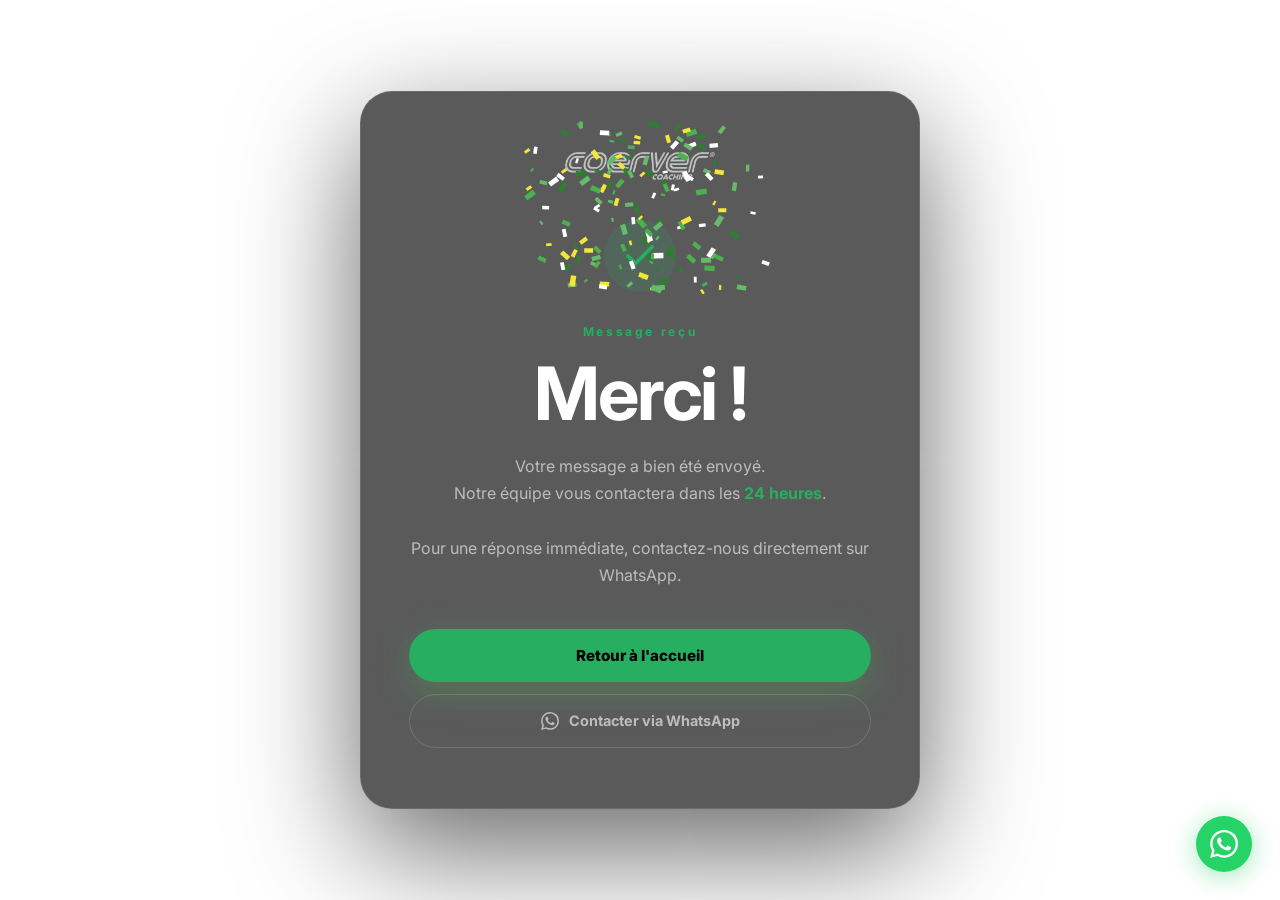
<file: merci.html>
<!DOCTYPE html>
<html lang="fr">
<head>
  <meta charset="UTF-8" />
  <meta name="viewport" content="width=device-width, initial-scale=1.0" />
  <link rel="icon" href="/favicon.ico" sizes="any" />
  <link rel="icon" type="image/png" sizes="192x192" href="/favicon.png" />
  <link rel="icon" type="image/png" sizes="32x32" href="/favicon-32.png" />
  <link rel="apple-touch-icon" href="/favicon.png" />
  <meta name="description" content="Votre demande à bien été envoyee à Coerver Coaching Tunisie. Notre équipe vous contactera dans les 24 heures." />
  <title>Merci | Coerver Coaching Tunisie</title>
  <link rel="preconnect" href="https://fonts.googleapis.com" />
  <link rel="preconnect" href="https://fonts.gstatic.com" crossorigin />
  <link href="https://fonts.googleapis.com/css2?family=Inter:wght@400;500;600;700;800&display=swap" rel="stylesheet" />
  <link rel="stylesheet" href="assets/css/style.css" />
  <style>
    body { background: #0d0d0d; margin: 0; padding: 0; min-height: 100vh; display: flex; flex-direction: column; }
    .merci-wrap {
      flex: 1;
      display: flex;
      align-items: center;
      justify-content: center;
      padding: 40px 20px;
      min-height: 100vh;
    }
    .merci-box {
      background: #111;
      border: 1px solid rgba(255,255,255,0.08);
      border-top: 4px solid #27ae60;
      border-radius: 8px;
      padding: 60px 48px;
      max-width: 560px;
      width: 100%;
      text-align: center;
    }
    .merci-icon {
      width: 72px;
      height: 72px;
      background: rgba(39,174,96,0.15);
      border-radius: 50%;
      display: flex;
      align-items: center;
      justify-content: center;
      margin: 0 auto 32px;
    }
    .merci-icon svg { width: 36px; height: 36px; }
    .merci-tag {
      font-family: 'Barlow Condensed', sans-serif;
      font-weight: 700;
      font-size: 0.75rem;
      letter-spacing: 0.22em;
      text-transform: uppercase;
      color: #27ae60;
      margin-bottom: 16px;
      display: block;
    }
    .merci-title {
      font-family: 'Barlow Condensed', sans-serif;
      font-weight: 900;
      font-size: clamp(2rem, 5vw, 3rem);
      text-transform: uppercase;
      color: #fff;
      line-height: 1;
      margin-bottom: 20px;
    }
    .merci-text {
      font-family: 'Barlow', sans-serif;
      font-size: 1rem;
      color: rgba(255,255,255,0.6);
      line-height: 1.7;
      margin-bottom: 40px;
    }
    .merci-text strong { color: #27ae60; }
    .merci-btns {
      display: flex;
      flex-direction: column;
      gap: 12px;
    }
    .merci-btn-home {
      display: block;
      font-family: 'Barlow Condensed', sans-serif;
      font-weight: 800;
      font-size: 0.95rem;
      letter-spacing: 0.12em;
      text-transform: uppercase;
      color: #000;
      background: #27ae60;
      padding: 16px 32px;
      border-radius: 4px;
      text-decoration: none;
      transition: background 0.2s;
    }
    .merci-btn-home:hover { background: #2ecc71; }
    .merci-btn-wa {
      display: flex;
      align-items: center;
      justify-content: center;
      gap: 10px;
      font-family: 'Barlow Condensed', sans-serif;
      font-weight: 700;
      font-size: 0.9rem;
      letter-spacing: 0.08em;
      text-transform: uppercase;
      color: rgba(255,255,255,0.6);
      border: 1px solid rgba(255,255,255,0.15);
      padding: 14px 32px;
      border-radius: 4px;
      text-decoration: none;
      transition: border-color 0.2s, color 0.2s;
    }
    .merci-btn-wa:hover { border-color: #25d366; color: #25d366; }
    .merci-logo {
      display: block;
      margin: 0 auto 40px;
      height: 40px;
      opacity: 0.7;
    }
    @media (max-width: 480px) {
      .merci-box { padding: 40px 24px; }
    }
  </style>
  <meta property="og:image" content="https://coervertunisie.tn/assets/images/academie/hero-entrainement.jpg" />
  <meta property="og:site_name" content="Coerver Coaching Tunisie" />
  <meta name="twitter:card" content="summary_large_image" />
  <meta name="theme-color" content="#000000" />
  <meta name="robots" content="noindex" />
  <style>
    /* premium refresh */
    body { background: radial-gradient(60% 50% at 50% 70%, rgba(76,175,80,.22), transparent 70%), #000 !important; }
    .merci-box { border-radius: 32px !important; border: 1px solid rgba(255,255,255,.1) !important; border-top: 1px solid rgba(255,255,255,.1) !important; background: rgba(20,20,22,.7) !important; backdrop-filter: blur(20px); -webkit-backdrop-filter: blur(20px); box-shadow: 0 40px 120px rgba(0,0,0,.6); animation: merciIn .9s cubic-bezier(.16,1,.3,1) both; }
    @keyframes merciIn { from { opacity: 0; transform: translateY(30px) scale(.97); } to { opacity: 1; transform: none; } }
    .merci-logo { height: 28px !important; width: auto !important; background: none !important; padding: 0 !important; }
    .merci-title { font-size: clamp(3rem, 8vw, 4.6rem) !important; letter-spacing: -.01em; }
    .merci-btn-home, .merci-btn-wa { border-radius: 40px !important; padding: 17px 28px !important; transition: transform .4s cubic-bezier(.16,1,.3,1), box-shadow .4s !important; }
    .merci-btn-home:hover, .merci-btn-wa:hover { transform: translateY(-2px); }
    .merci-btn-home { box-shadow: 0 10px 34px rgba(76,175,80,.35); }
  </style>
  <link rel="stylesheet" href="assets/css/extras.css?v=10" />
  <link rel="stylesheet" href="assets/css/features.css?v=8" />
  <link rel="stylesheet" href="assets/css/apple.css?v=17" />
</head>
<body>
  <div class="merci-wrap">
    <div class="merci-box">
      <img src="assets/images/logo-light.png" alt="Coerver Coaching Tunisie" class="merci-logo" />
      <div class="merci-icon">
        <svg viewBox="0 0 24 24" fill="none" stroke="#27ae60" stroke-width="2.5" stroke-linecap="round" stroke-linejoin="round">
          <polyline points="20 6 9 17 4 12"></polyline>
        </svg>
      </div>
      <span class="merci-tag">Message reçu</span>
      <h1 class="merci-title">Merci !</h1>
      <p class="merci-text">
        Votre message a bien été envoyé.<br />
        Notre équipe vous contactera dans les <strong>24 heures</strong>.<br /><br />
        Pour une réponse immédiate, contactez-nous directement sur WhatsApp.
      </p>
      <div class="merci-btns">
        <a href="index.html" class="merci-btn-home">Retour à l'accueil</a>
        <a href="https://wa.me/21658519189" target="_blank" rel="noopener noreferrer" class="merci-btn-wa">
          <svg viewBox="0 0 24 24" fill="currentColor" width="18" height="18"><path d="M17.472 14.382c-.297-.149-1.758-.867-2.03-.967-.273-.099-.471-.148-.67.15-.197.297-.767.966-.94 1.164-.173.199-.347.223-.644.075-.297-.15-1.255-.463-2.39-1.475-.883-.788-1.48-1.761-1.653-2.059-.173-.297-.018-.458.13-.606.134-.133.298-.347.446-.52.149-.174.198-.298.298-.497.099-.198.05-.371-.025-.52-.075-.149-.669-1.612-.916-2.207-.242-.579-.487-.5-.669-.51-.173-.008-.371-.01-.57-.01-.198 0-.52.074-.792.372-.272.297-1.04 1.016-1.04 2.479 0 1.462 1.065 2.875 1.213 3.074.149.198 2.096 3.2 5.077 4.487.709.306 1.262.489 1.694.625.712.227 1.36.195 1.871.118.571-.085 1.758-.719 2.006-1.413.248-.694.248-1.289.173-1.413-.074-.124-.272-.198-.57-.347m-5.421 7.403h-.004a9.87 9.87 0 01-5.031-1.378l-.361-.214-3.741.982.998-3.648-.235-.374a9.86 9.86 0 01-1.51-5.26c.001-5.45 4.436-9.884 9.888-9.884 2.64 0 5.122 1.03 6.988 2.898a9.825 9.825 0 012.893 6.994c-.003 5.45-4.437 9.884-9.885 9.884m8.413-18.297A11.815 11.815 0 0012.05 0C5.495 0 .16 5.335.157 11.892c0 2.096.547 4.142 1.588 5.945L.057 24l6.305-1.654a11.882 11.882 0 005.683 1.448h.005c6.554 0 11.89-5.335 11.893-11.893A11.821 11.821 0 0020.885 3.488"/></svg>
          Contacter via WhatsApp
        </a>
      </div>
    </div>
  </div>

  <!-- WhatsApp Float -->
  <a href="https://wa.me/21658519189" target="_blank" rel="noopener noreferrer" class="wa-float">
    <svg viewBox="0 0 24 24" fill="white" width="28" height="28"><path d="M17.472 14.382c-.297-.149-1.758-.867-2.03-.967-.273-.099-.471-.148-.67.15-.197.297-.767.966-.94 1.164-.173.199-.347.223-.644.075-.297-.15-1.255-.463-2.39-1.475-.883-.788-1.48-1.761-1.653-2.059-.173-.297-.018-.458.13-.606.134-.133.298-.347.446-.52.149-.174.198-.298.298-.497.099-.198.05-.371-.025-.52-.075-.149-.669-1.612-.916-2.207-.242-.579-.487-.5-.669-.51-.173-.008-.371-.01-.57-.01-.198 0-.52.074-.792.372-.272.297-1.04 1.016-1.04 2.479 0 1.462 1.065 2.875 1.213 3.074.149.198 2.096 3.2 5.077 4.487.709.306 1.262.489 1.694.625.712.227 1.36.195 1.871.118.571-.085 1.758-.719 2.006-1.413.248-.694.248-1.289.173-1.413-.074-.124-.272-.198-.57-.347m-5.421 7.403h-.004a9.87 9.87 0 01-5.031-1.378l-.361-.214-3.741.982.998-3.648-.235-.374a9.86 9.86 0 01-1.51-5.26c.001-5.45 4.436-9.884 9.888-9.884 2.64 0 5.122 1.03 6.988 2.898a9.825 9.825 0 012.893 6.994c-.003 5.45-4.437 9.884-9.885 9.884m8.413-18.297A11.815 11.815 0 0012.05 0C5.495 0 .16 5.335.157 11.892c0 2.096.547 4.142 1.588 5.945L.057 24l6.305-1.654a11.882 11.882 0 005.683 1.448h.005c6.554 0 11.89-5.335 11.893-11.893A11.821 11.821 0 0020.885 3.488"/></svg>
  </a>
  <script src="assets/js/extras.js?v=10" defer></script>
  <script src="assets/js/features.js?v=6" defer></script>
</body>
</html>
</file>
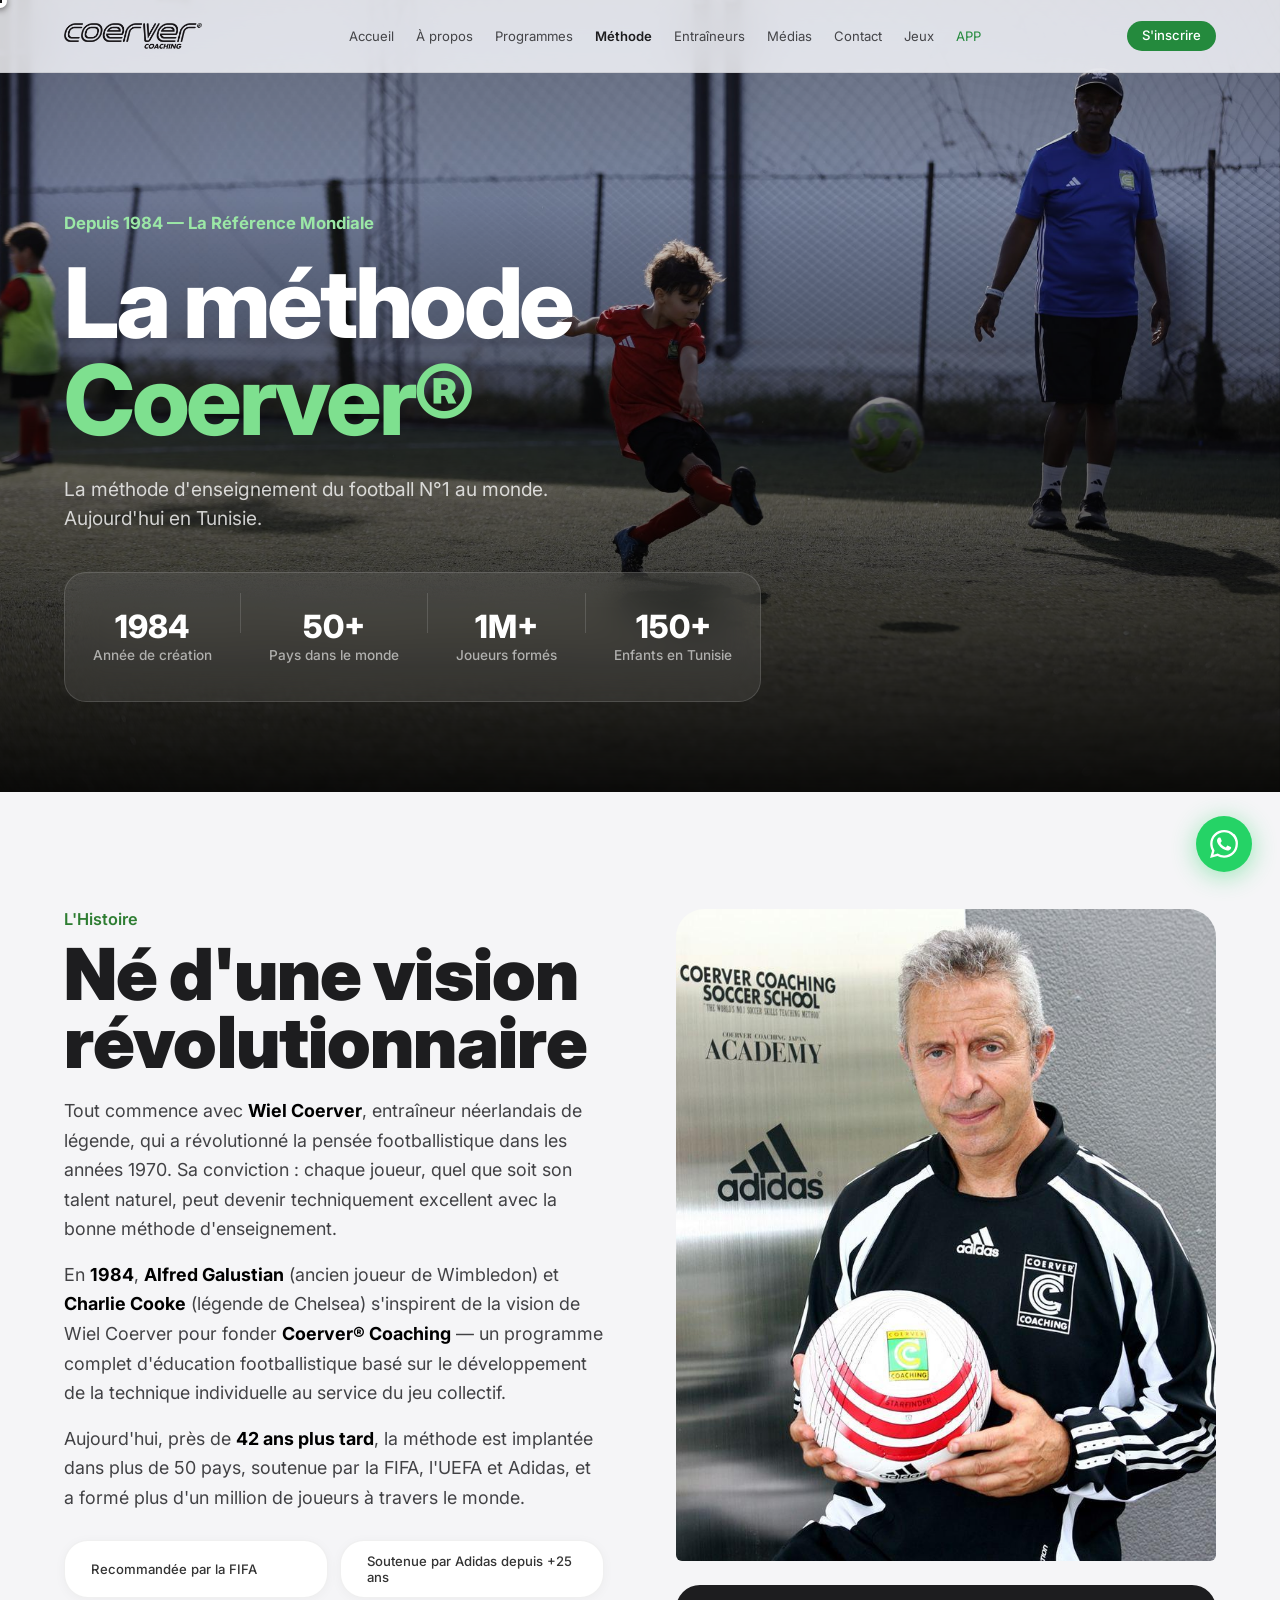
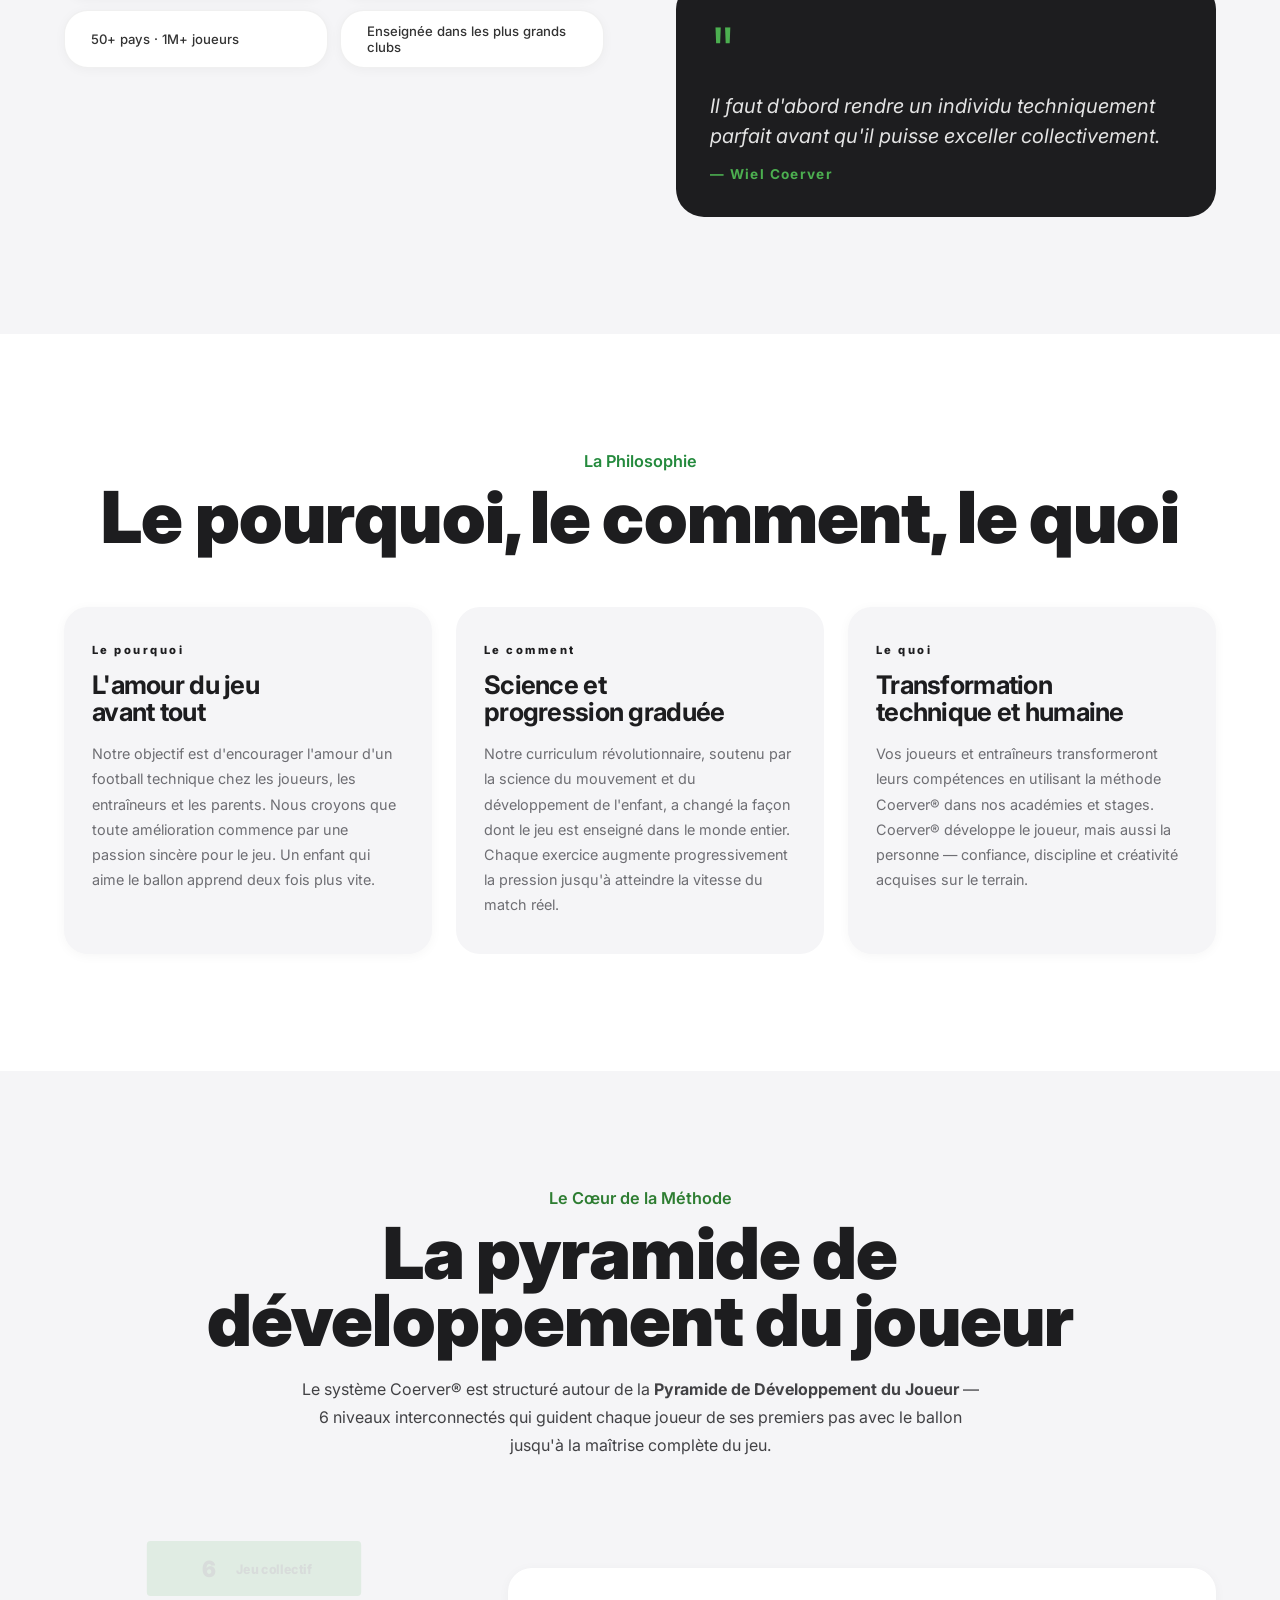
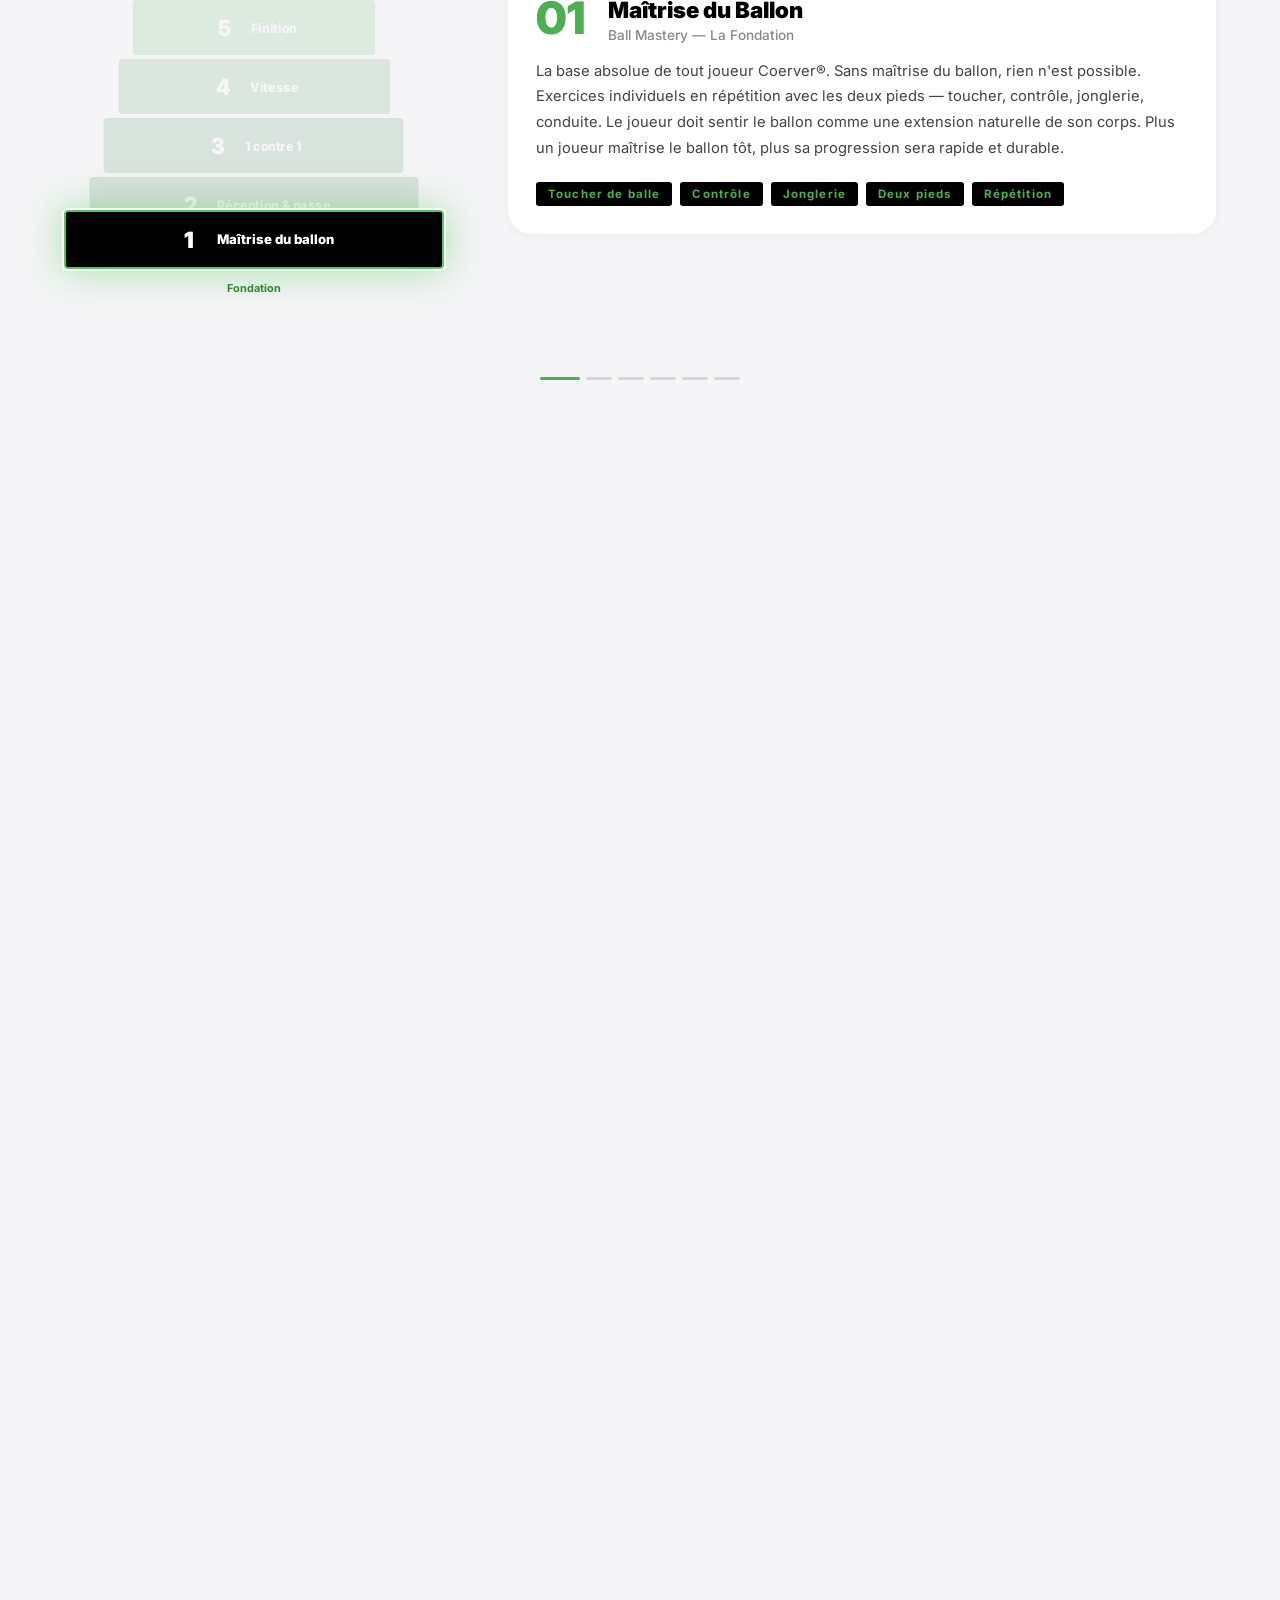
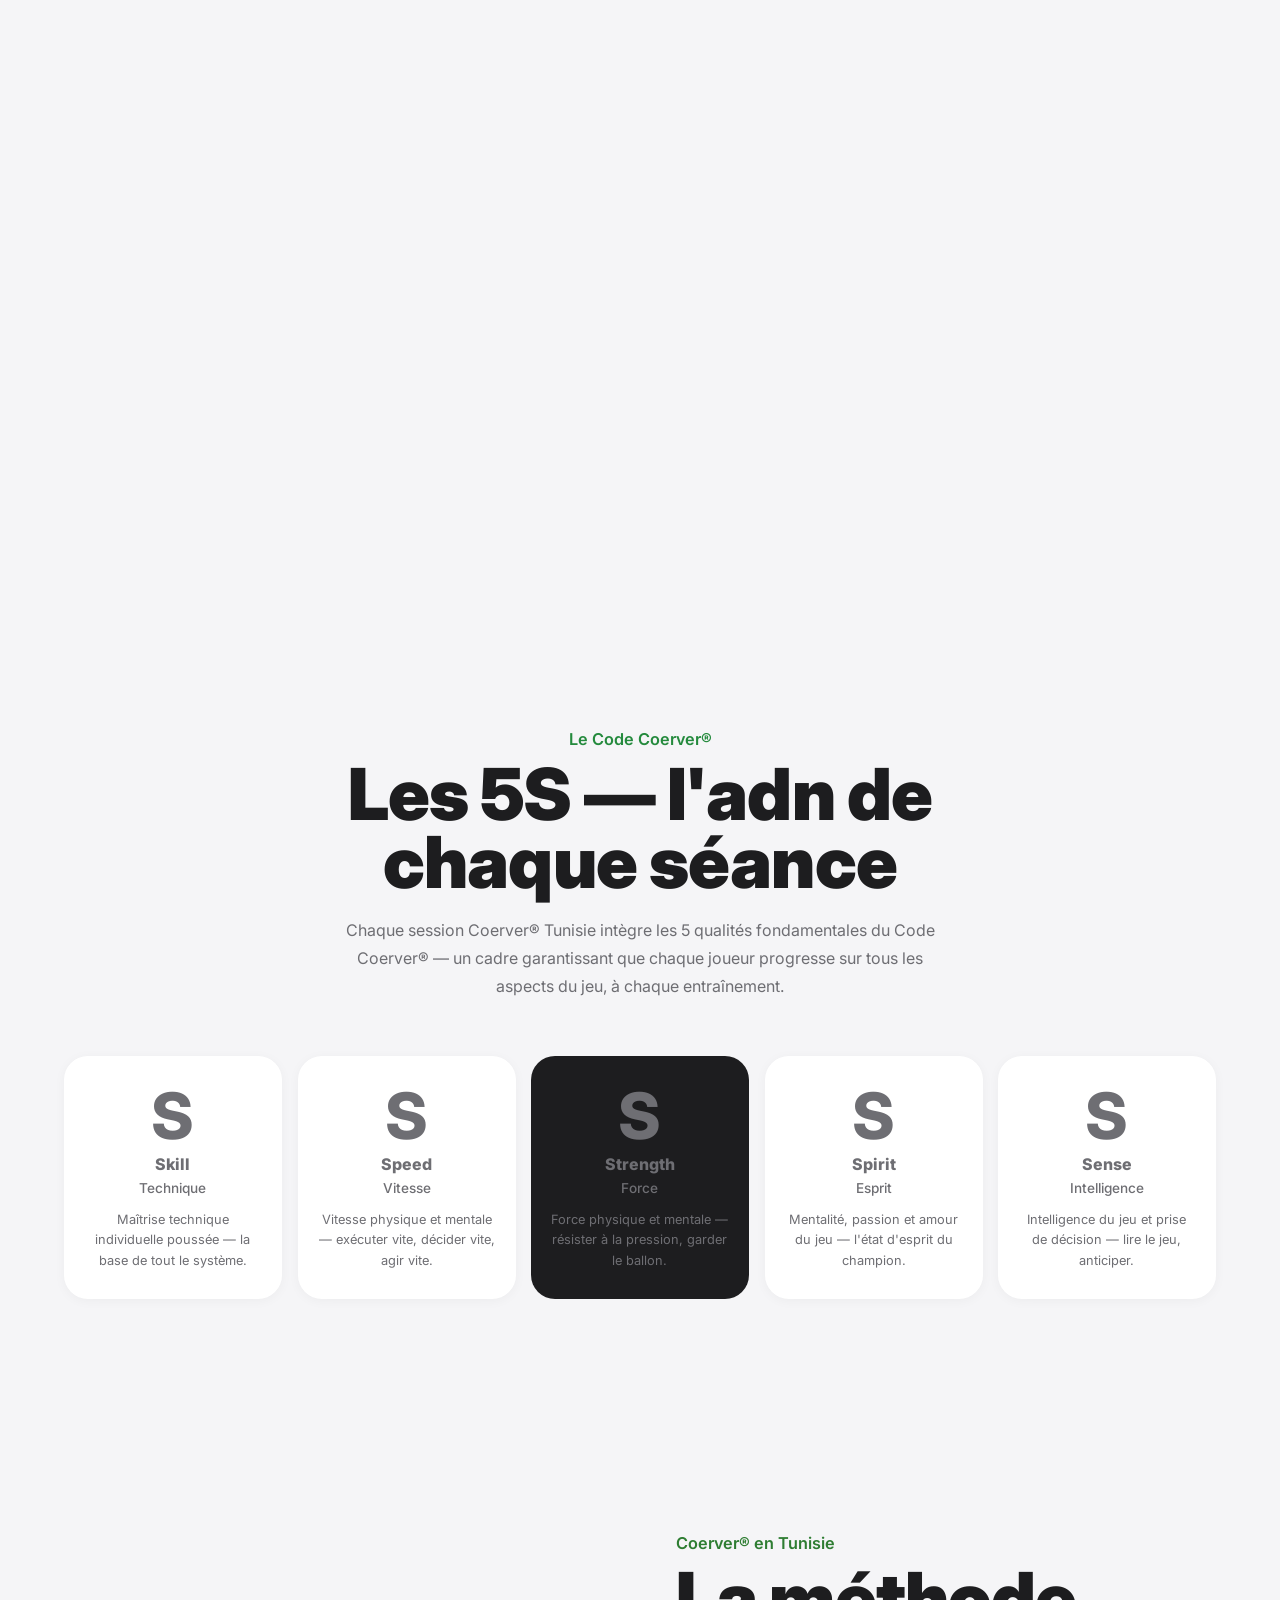
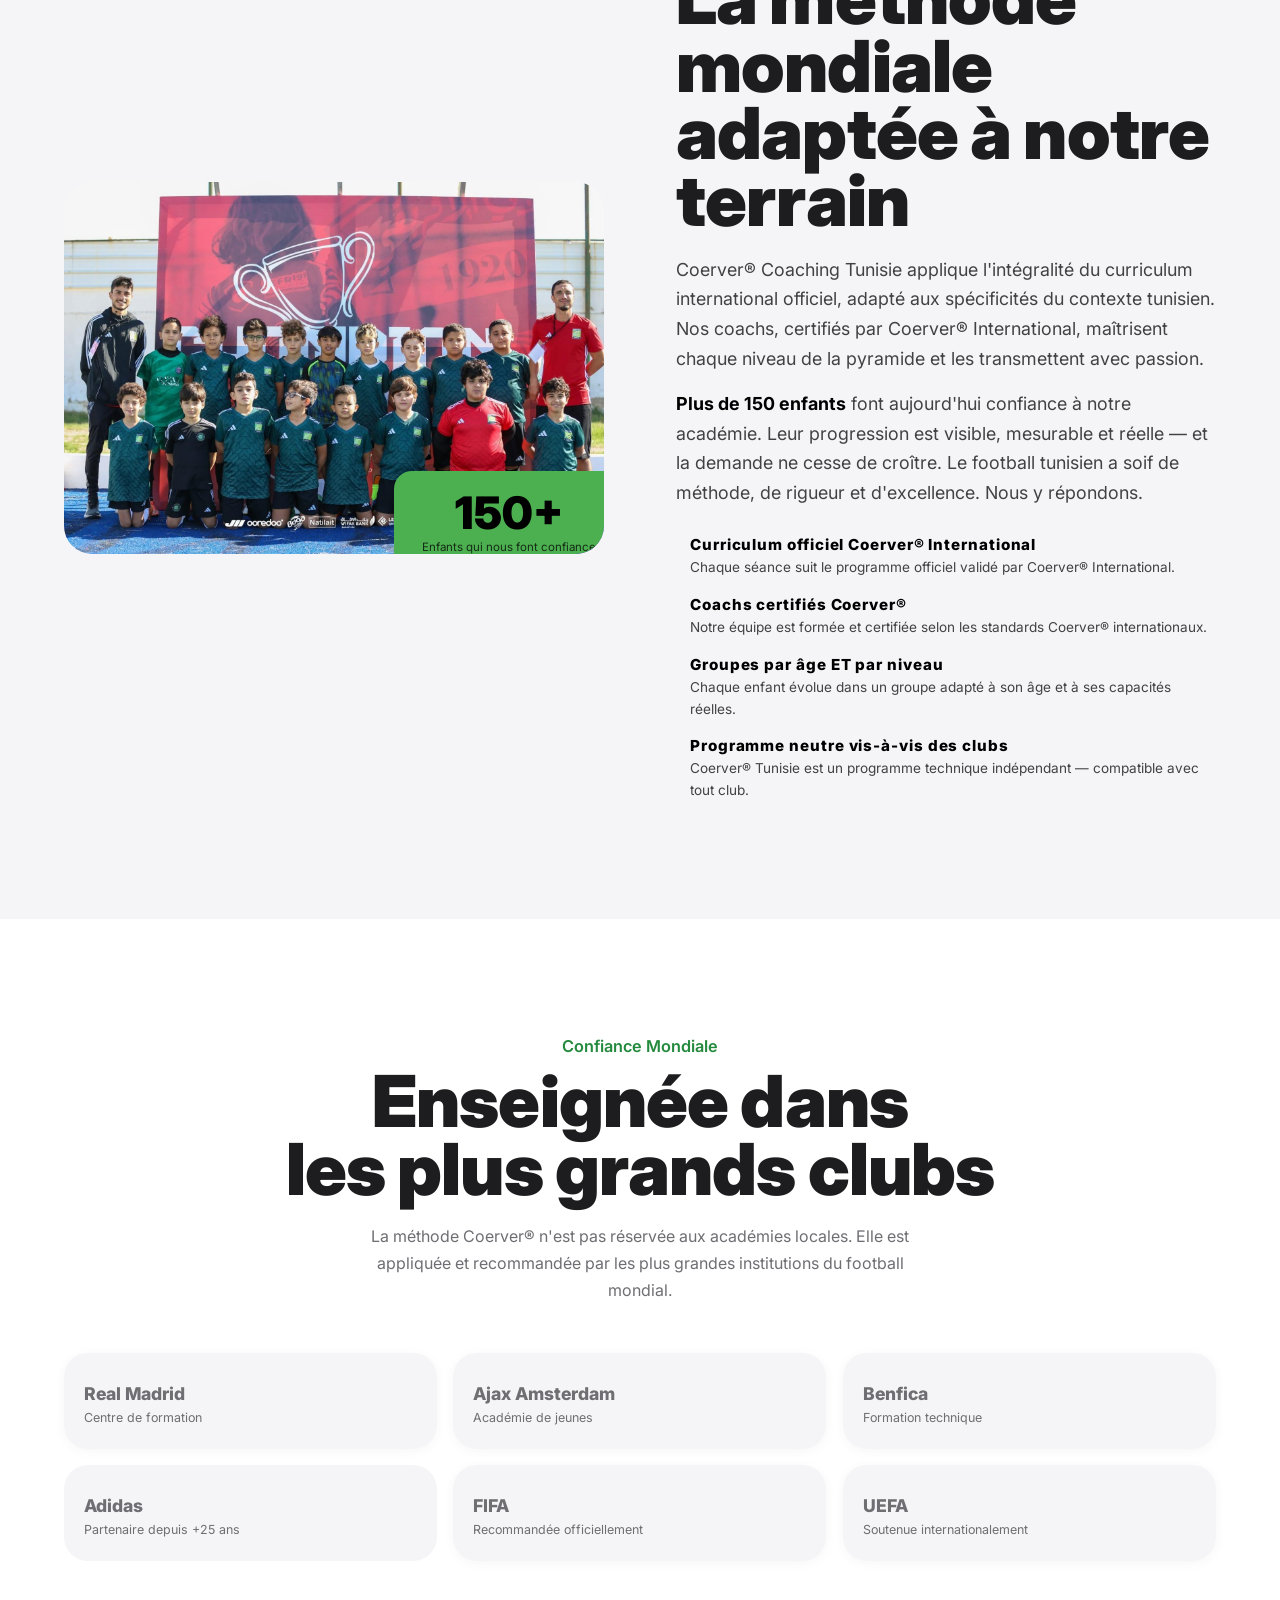
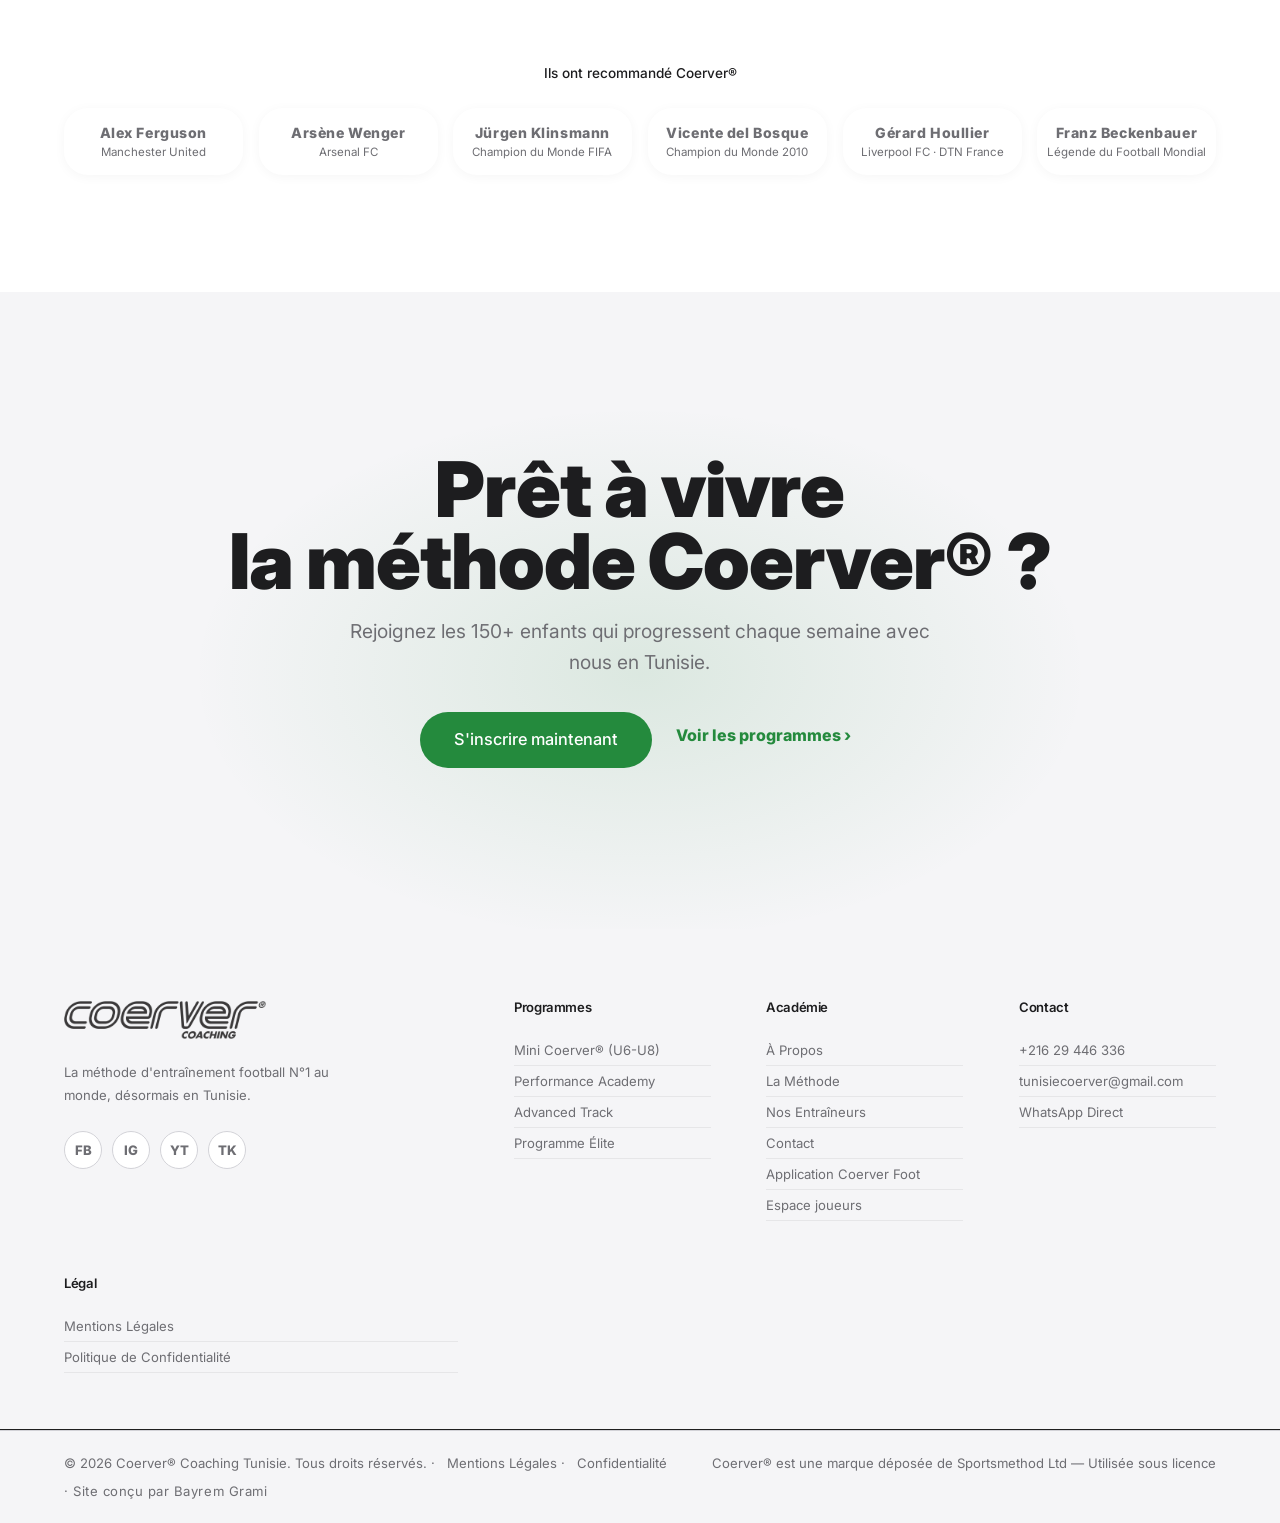
<file: methode.html>
<!DOCTYPE html>
<html lang="fr">
<head>
  <meta charset="UTF-8" />
  <meta name="viewport" content="width=device-width, initial-scale=1.0" />
  <link rel="icon" href="/favicon.ico" sizes="any" />
  <link rel="icon" type="image/png" sizes="192x192" href="/favicon.png" />
  <link rel="icon" type="image/png" sizes="32x32" href="/favicon-32.png" />
  <link rel="apple-touch-icon" href="/favicon.png" />
  <meta name="description" content="Découvrez la méthode Coerver® enseignée par Coerver Coaching Tunisie — reconnue par la FIFA et l'UEFA comme la meilleure méthode d'enseignement du football depuis 1984." />
  <title>La Méthode Coerver® | Coerver Coaching Tunisie</title>
  <link rel="preconnect" href="https://fonts.googleapis.com" />
  <link rel="preconnect" href="https://fonts.gstatic.com" crossorigin />
  <link href="https://fonts.googleapis.com/css2?family=Inter:wght@400;500;600;700;800&display=swap" rel="stylesheet" />
  <link rel="stylesheet" href="assets/css/style.css" />
  <link rel="stylesheet" href="assets/css/mobile-fixes.css?v=5" />
  <script>document.documentElement.classList.add("js")</script>
  <link rel="stylesheet" href="assets/css/premium.css?v=12" />
  <link rel="stylesheet" href="assets/css/home.css?v=15" />
  <link rel="stylesheet" href="assets/css/fx.css?v=3" />
  <link rel="stylesheet" href="assets/css/extras.css?v=10" />
  <link rel="stylesheet" href="assets/css/features.css?v=8" />
  <link rel="stylesheet" href="assets/css/pages.css?v=12" />
  <link rel="stylesheet" href="assets/css/methode.css" />
  <link rel="stylesheet" href="assets/css/apple.css?v=17" />
  <meta property="og:image" content="https://coervertunisie.tn/assets/images/academie/hero-entrainement.jpg" />
  <meta property="og:site_name" content="Coerver Coaching Tunisie" />
  <meta name="twitter:card" content="summary_large_image" />
  <meta name="theme-color" content="#000000" />
</head>
<body class="page-inner pg pg-methode">
    <header id="navbar" class="navbar-solid">
    <div class="container nav-single-row">
      <a href="index.html" class="nav-logo">
        <img src="assets/images/logo-light.png" alt="Coerver Coaching Tunisie" />
      </a>
      <nav class="nav-links">
        <a href="index.html"        class="nav-link">Accueil</a>
        <a href="apropos.html"      class="nav-link">À propos</a>
        <a href="programmes.html"   class="nav-link">Programmes</a>
        <a href="methode.html"      class="nav-link active">Méthode</a>
        <a href="entraineurs.html"  class="nav-link">Entraîneurs</a>
        <a href="medias.html"       class="nav-link">Médias</a>
        <a href="contact.html"      class="nav-link">Contact</a>
        <a href="jeux.html"         class="nav-link nav-link-jeux">Jeux</a>
        <a href="app.html"          class="nav-link nav-link-app">APP</a>
      </nav>
      <div class="nav-right">
        <a href="inscription.html" class="btn-inscription">S'inscrire</a>
        <button class="burger" id="burger">
          <span></span><span></span><span></span>
        </button>
      </div>
    </div>
  </header>
  <div class="xmenu" id="mobileMenu" aria-label="Menu">
    <div class="xm-top">
      <a href="index.html" class="xm-logo"><img src="assets/images/logo-light.png" alt="Coerver Coaching Tunisie" /></a>
      <button class="xm-close" id="mobileClose" type="button" aria-label="Fermer le menu"><span></span><span></span></button>
    </div>
    <nav class="xm-nav">
      <a href="index.html" class="xm-link xm-anim" style="--d:0"><small>01</small>Accueil<i>›</i></a>
      <a href="apropos.html" class="xm-link xm-anim" style="--d:1"><small>02</small>À propos<i>›</i></a>
      <a href="methode.html" class="xm-link xm-anim on" style="--d:2" aria-current="page"><small>03</small>La méthode<i>›</i></a>
      <a href="programmes.html" class="xm-link xm-anim" style="--d:3"><small>04</small>Programmes<i>›</i></a>
      <a href="entraineurs.html" class="xm-link xm-anim" style="--d:4"><small>05</small>Entraîneurs<i>›</i></a>
      <a href="medias.html" class="xm-link xm-anim" style="--d:5"><small>06</small>Médias<i>›</i></a>
      <a href="contact.html" class="xm-link xm-anim" style="--d:6"><small>07</small>Contact<i>›</i></a>
      <a href="jeux.html" class="xm-link xm-anim" style="--d:7"><small>08</small>Espace joueurs<i>›</i></a>
    </nav>
    <a href="app.html" class="xm-app xm-anim" style="--d:8">
      <span class="ic"><img src="assets/images/logo-light.png" alt="" /></span>
      <span class="tx"><em>Nouveau</em><b>Coerver Foot</b><small>L'app de l'académie · App Store</small></span>
      <i>›</i>
    </a>
    <div class="xm-foot xm-anim" style="--d:9">
      <a href="inscription.html" class="xm-cta">S'inscrire</a>
      <a href="https://wa.me/21658519189" target="_blank" rel="noopener noreferrer" class="xm-wa" aria-label="WhatsApp"><svg viewBox="0 0 24 24" fill="currentColor" width="20" height="20"><path d="M17.472 14.382c-.297-.149-1.758-.867-2.03-.967-.273-.099-.471-.148-.67.15-.197.297-.767.966-.94 1.164-.173.199-.347.223-.644.075-.297-.15-1.255-.463-2.39-1.475-.883-.788-1.48-1.761-1.653-2.059-.173-.297-.018-.458.13-.606.134-.133.298-.347.446-.52.149-.174.198-.298.298-.497.099-.198.05-.371-.025-.52-.075-.149-.669-1.612-.916-2.207-.242-.579-.487-.5-.669-.51-.173-.008-.371-.01-.57-.01-.198 0-.52.074-.792.372-.272.297-1.04 1.016-1.04 2.479 0 1.462 1.065 2.875 1.213 3.074.149.198 2.096 3.2 5.077 4.487.709.306 1.262.489 1.694.625.712.227 1.36.195 1.871.118.571-.085 1.758-.719 2.006-1.413.248-.694.248-1.289.173-1.413-.074-.124-.272-.198-.57-.347m-5.421 7.403h-.004a9.87 9.87 0 01-5.031-1.378l-.361-.214-3.741.982.998-3.648-.235-.374a9.86 9.86 0 01-1.51-5.26c.001-5.45 4.436-9.884 9.888-9.884 2.64 0 5.122 1.03 6.988 2.898a9.825 9.825 0 012.893 6.994c-.003 5.45-4.437 9.884-9.885 9.884m8.413-18.297A11.815 11.815 0 0012.05 0C5.495 0 .16 5.335.157 11.892c0 2.096.547 4.142 1.588 5.945L.057 24l6.305-1.654a11.882 11.882 0 005.683 1.448h.005c6.554 0 11.89-5.335 11.893-11.893A11.821 11.821 0 0020.885 3.488"/></svg></a>
    </div>
    <div class="xm-social xm-anim" style="--d:10">
      <a href="https://www.facebook.com/profile.php?id=61591004705430" target="_blank" rel="noopener noreferrer" aria-label="Facebook"><svg viewBox="0 0 24 24" fill="currentColor" width="20" height="20"><path d="M18 2h-3a5 5 0 00-5 5v3H7v4h3v8h4v-8h3l1-4h-4V7a1 1 0 011-1h3z"/></svg></a>
      <a href="https://www.instagram.com/coervertunisiee/" target="_blank" rel="noopener noreferrer" aria-label="Instagram"><svg viewBox="0 0 24 24" fill="none" stroke="currentColor" stroke-width="2" width="20" height="20"><rect x="2" y="2" width="20" height="20" rx="5"/><circle cx="12" cy="12" r="4"/><circle cx="17.5" cy="6.5" r="1" fill="currentColor" stroke="none"/></svg></a>
      <a href="https://www.youtube.com/@PlayGreatSoccer" target="_blank" rel="noopener noreferrer" aria-label="YouTube"><svg viewBox="0 0 24 24" fill="currentColor" width="20" height="20"><path d="M22.54 6.42a2.78 2.78 0 00-1.95-1.96C18.88 4 12 4 12 4s-6.88 0-8.59.46a2.78 2.78 0 00-1.95 1.96A29 29 0 001 12a29 29 0 00.46 5.58A2.78 2.78 0 003.41 19.6C5.12 20 12 20 12 20s6.88 0 8.59-.46a2.78 2.78 0 001.95-1.95A29 29 0 0023 12a29 29 0 00-.46-5.58z"/><polygon points="9.75 15.02 15.5 12 9.75 8.98 9.75 15.02" fill="white"/></svg></a>
      <a href="https://www.tiktok.com/@coervertunisie" target="_blank" rel="noopener noreferrer" aria-label="TikTok"><svg viewBox="0 0 24 24" fill="currentColor" width="20" height="20"><path d="M12.525.02c1.31-.02 2.61-.01 3.91-.02.08 1.53.63 3.09 1.75 4.17 1.12 1.11 2.7 1.62 4.24 1.79v4.03c-1.44-.05-2.89-.35-4.2-.97-.57-.26-1.1-.59-1.62-.93-.01 2.92.01 5.84-.02 8.75-.08 1.4-.54 2.79-1.35 3.94-1.31 1.92-3.58 3.17-5.91 3.21-1.43.08-2.86-.31-4.08-1.03-2.02-1.19-3.44-3.37-3.65-5.71-.02-.5-.03-1-.01-1.49.18-1.9 1.12-3.72 2.58-4.96 1.66-1.44 3.98-2.13 6.15-1.72.02 1.48-.04 2.96-.04 4.44-.99-.32-2.15-.23-3.02.37-.63.41-1.11 1.04-1.36 1.75-.21.51-.15 1.07-.14 1.61.24 1.64 1.82 3.02 3.5 2.87 1.12-.01 2.19-.66 2.77-1.61.19-.33.4-.67.41-1.06.1-1.79.06-3.57.07-5.36.01-4.03-.01-8.05.02-12.07z"/></svg></a>
    </div>
  </div>
  <main>
    <section class="meth-hero">
      <div class="meth-hero-bg"><img src="assets/images/academie/methode-hero.jpg" alt="" /></div>
      <div class="meth-hero-overlay"></div>
      <div class="meth-hero-hexagons"></div>
      <div class="container meth-hero-content">
        <span class="meth-hero-tag">Depuis 1984 — La Référence Mondiale</span>
        <h1 class="meth-hero-title">La méthode<br /><span class="meth-hero-green">Coerver®</span></h1>
        <p class="meth-hero-sub">La méthode d'enseignement du football N°1 au monde.<br />Aujourd'hui en Tunisie.</p>
        <div class="meth-hero-stats">
          <div class="meth-hero-stat"><span class="meth-hero-stat-num">1984</span><span class="meth-hero-stat-label">Année de création</span></div>
          <div class="meth-hero-stat-sep"></div>
          <div class="meth-hero-stat"><span class="meth-hero-stat-num">50+</span><span class="meth-hero-stat-label">Pays dans le monde</span></div>
          <div class="meth-hero-stat-sep"></div>
          <div class="meth-hero-stat"><span class="meth-hero-stat-num">1M+</span><span class="meth-hero-stat-label">Joueurs formés</span></div>
          <div class="meth-hero-stat-sep"></div>
          <div class="meth-hero-stat"><span class="meth-hero-stat-num">150+</span><span class="meth-hero-stat-label">Enfants en Tunisie</span></div>
        </div>
      </div>
    </section>
    <section class="meth-origine">
      <div class="container meth-origine-inner">
        <div class="meth-origine-content">
          <span class="section-tag">L'Histoire</span>
          <h2 class="meth-section-title meth-title-dark">Né d'une vision<br />révolutionnaire</h2>
          <p class="meth-text-dark">Tout commence avec <strong>Wiel Coerver</strong>, entraîneur néerlandais de légende, qui a révolutionné la pensée footballistique dans les années 1970. Sa conviction : chaque joueur, quel que soit son talent naturel, peut devenir techniquement excellent avec la bonne méthode d'enseignement.</p>
          <p class="meth-text-dark">En <strong>1984</strong>, <strong>Alfred Galustian</strong> (ancien joueur de Wimbledon) et <strong>Charlie Cooke</strong> (légende de Chelsea) s'inspirent de la vision de Wiel Coerver pour fonder <strong>Coerver® Coaching</strong> — un programme complet d'éducation footballistique basé sur le développement de la technique individuelle au service du jeu collectif.</p>
          <p class="meth-text-dark">Aujourd'hui, près de <strong>42 ans plus tard</strong>, la méthode est implantée dans plus de 50 pays, soutenue par la FIFA, l'UEFA et Adidas, et a formé plus d'un million de joueurs à travers le monde.</p>
          <div class="meth-origine-badges">
            <div class="meth-badge"><span class="meth-badge-icon"></span><span>Recommandée par la FIFA</span></div>
            <div class="meth-badge"><span class="meth-badge-icon"></span><span>Soutenue par Adidas depuis +25 ans</span></div>
            <div class="meth-badge"><span class="meth-badge-icon"></span><span>50+ pays · 1M+ joueurs</span></div>
            <div class="meth-badge"><span class="meth-badge-icon"></span><span>Enseignée dans les plus grands clubs</span></div>
          </div>
        </div>
        <div class="meth-origine-media">
          <img loading="lazy" decoding="async" src="assets/images/wiel-coerver.jpg" alt="Wiel Coerver" style="width:100%;height:100%;object-fit:cover;border-radius:6px;" />
          <div class="meth-origine-quote">
            <span class="meth-quote-mark">"</span>
            <p>Il faut d'abord rendre un individu techniquement parfait avant qu'il puisse exceller collectivement.</p>
            <span class="meth-quote-author">— Wiel Coerver</span>
          </div>
        </div>
      </div>
    </section>
    <section class="meth-philo">
      <div class="container">
        <div class="meth-philo-header">
          <span class="section-tag">La Philosophie</span>
          <h2 class="meth-section-title">Le pourquoi, le comment, le quoi</h2>
        </div>
        <div class="meth-philo-grid">
          <div class="meth-philo-card">
            <div class="meth-philo-num">Le pourquoi</div>
            <h3 class="meth-philo-title">L'amour du jeu<br />avant tout</h3>
            <p class="meth-philo-text">Notre objectif est d'encourager l'amour d'un football technique chez les joueurs, les entraîneurs et les parents. Nous croyons que toute amélioration commence par une passion sincère pour le jeu. Un enfant qui aime le ballon apprend deux fois plus vite.</p>
            <div class="meth-philo-icon"></div>
          </div>
          <div class="meth-philo-card meth-philo-card-green">
            <div class="meth-philo-num">Le comment</div>
            <h3 class="meth-philo-title">Science et<br />progression graduée</h3>
            <p class="meth-philo-text">Notre curriculum révolutionnaire, soutenu par la science du mouvement et du développement de l'enfant, a changé la façon dont le jeu est enseigné dans le monde entier. Chaque exercice augmente progressivement la pression jusqu'à atteindre la vitesse du match réel.</p>
            <div class="meth-philo-icon"></div>
          </div>
          <div class="meth-philo-card">
            <div class="meth-philo-num">Le quoi</div>
            <h3 class="meth-philo-title">Transformation<br />technique et humaine</h3>
            <p class="meth-philo-text">Vos joueurs et entraîneurs transformeront leurs compétences en utilisant la méthode Coerver® dans nos académies et stages. Coerver® développe le joueur, mais aussi la personne — confiance, discipline et créativité acquises sur le terrain.</p>
            <div class="meth-philo-icon"></div>
          </div>
        </div>
      </div>
    </section>
    <section class="meth-pyramide">
      <div class="container">
        <div class="meth-pyramide-header">
          <span class="section-tag">Le Cœur de la Méthode</span>
          <h2 class="meth-section-title meth-title-dark">La pyramide de<br />développement du joueur</h2>
          <p class="meth-pyramide-intro">Le système Coerver® est structuré autour de la <strong>Pyramide de Développement du Joueur</strong> — 6 niveaux interconnectés qui guident chaque joueur de ses premiers pas avec le ballon jusqu'à la maîtrise complète du jeu.</p>
        </div>
        <div class="meth-pyramide-layout">
          <div class="meth-pyr-visual">
            <div class="pyr-level pyr-level-6" data-level="6"><span class="pyr-level-num">6</span><span class="pyr-level-name">Jeu collectif</span></div>
            <div class="pyr-level pyr-level-5" data-level="5"><span class="pyr-level-num">5</span><span class="pyr-level-name">Finition</span></div>
            <div class="pyr-level pyr-level-4" data-level="4"><span class="pyr-level-num">4</span><span class="pyr-level-name">Vitesse</span></div>
            <div class="pyr-level pyr-level-3" data-level="3"><span class="pyr-level-num">3</span><span class="pyr-level-name">1 contre 1</span></div>
            <div class="pyr-level pyr-level-2" data-level="2"><span class="pyr-level-num">2</span><span class="pyr-level-name">Réception & passe</span></div>
            <div class="pyr-level pyr-level-1 pyr-level-active" data-level="1"><span class="pyr-level-num">1</span><span class="pyr-level-name">Maîtrise du ballon</span></div>
            <div class="pyr-foundation-label">Fondation</div>
          </div>
          <div class="meth-pyr-details">
            <div class="pyr-detail pyr-detail-active" data-level="1">
              <div class="pyr-detail-header"><span class="pyr-detail-num">01</span><div><div class="pyr-detail-name-dark">Maîtrise du Ballon</div><div class="pyr-detail-sub">Ball Mastery — La Fondation</div></div></div>
              <p class="pyr-detail-text">La base absolue de tout joueur Coerver®. Sans maîtrise du ballon, rien n'est possible. Exercices individuels en répétition avec les deux pieds — toucher, contrôle, jonglerie, conduite. Le joueur doit sentir le ballon comme une extension naturelle de son corps. Plus un joueur maîtrise le ballon tôt, plus sa progression sera rapide et durable.</p>
              <div class="pyr-detail-tags"><span>Toucher de balle</span><span>Contrôle</span><span>Jonglerie</span><span>Deux pieds</span><span>Répétition</span></div>
            </div>
            <div class="pyr-detail" data-level="2">
              <div class="pyr-detail-header"><span class="pyr-detail-num">02</span><div><div class="pyr-detail-name-dark">Réception & Passe</div><div class="pyr-detail-sub">Receiving & Passing</div></div></div>
              <p class="pyr-detail-text">Un premier contact parfait est l'une des compétences les plus valorisées dans le football moderne. Ce niveau développe la capacité du joueur à recevoir le ballon dans n'importe quelle situation et à le redistribuer avec précision, vitesse et créativité — les deux pieds, de la tête, en mouvement.</p>
              <div class="pyr-detail-tags"><span>Premier toucher</span><span>Contrôle orienté</span><span>Passe courte</span><span>Passe longue</span><span>Vision du jeu</span></div>
            </div>
            <div class="pyr-detail" data-level="3">
              <div class="pyr-detail-header"><span class="pyr-detail-num">03</span><div><div class="pyr-detail-name-dark">1 Contre 1</div><div class="pyr-detail-sub">1v1 Attack & Défense</div></div></div>
              <p class="pyr-detail-text">Le cœur de l'identité Coerver®. La Pyramide des Moves classifie 43 gestes techniques individuels — crochets, feintes, changements de direction, stops and starts — pour battre un adversaire et créer de l'espace. Chaque joueur apprend à aller au duel avec confiance, en attaque comme en défense.</p>
              <div class="pyr-detail-tags"><span>43 moves officiels</span><span>Feintes</span><span>Crochets</span><span>Changement de direction</span><span>Duel offensif</span></div>
            </div>
            <div class="pyr-detail" data-level="4">
              <div class="pyr-detail-header"><span class="pyr-detail-num">04</span><div><div class="pyr-detail-name-dark">Vitesse</div><div class="pyr-detail-sub">Speed — Mental & Physique</div></div></div>
              <p class="pyr-detail-text">La vitesse dans le football moderne n'est pas seulement physique — c'est aussi la vitesse de décision. Ce niveau développe l'agilité, la vivacité et la force avec et sans ballon, ainsi que la capacité à exécuter les gestes techniques à pleine vitesse, sous pression, comme en match.</p>
              <div class="pyr-detail-tags"><span>Agilité</span><span>Accélération</span><span>Vitesse de décision</span><span>Explosivité</span><span>Coordination</span></div>
            </div>
            <div class="pyr-detail" data-level="5">
              <div class="pyr-detail-header"><span class="pyr-detail-num">05</span><div><div class="pyr-detail-name-dark">Finition</div><div class="pyr-detail-sub">Finishing — Devant le But</div></div></div>
              <p class="pyr-detail-text">Marquer des buts est le but du football. Ce niveau développe la technique et la confiance devant le but — tirs des deux pieds, de la tête, en mouvement, sous pression, de différentes distances et angles. La créativité et la prise de risque calculée sont encouragées pour développer des finisseurs naturels.</p>
              <div class="pyr-detail-tags"><span>Tir des deux pieds</span><span>Frappe de tête</span><span>Tir en mouvement</span><span>Confiance</span><span>Créativité</span></div>
            </div>
            <div class="pyr-detail" data-level="6">
              <div class="pyr-detail-header"><span class="pyr-detail-num">06</span><div><div class="pyr-detail-name-dark">Jeu Collectif</div><div class="pyr-detail-sub">Group Play — Le Sommet</div></div></div>
              <p class="pyr-detail-text">Le sommet de la pyramide intègre toutes les compétences individuelles dans des situations de jeu réelles. Rondos, jeux en petits groupes, contre-attaques rapides, combinaisons — les joueurs apprennent à prendre les bonnes décisions sous haute pression, à combiner avec leurs coéquipiers et à dominer collectivement.</p>
              <div class="pyr-detail-tags"><span>Rondos</span><span>Jeux en petits groupes</span><span>Combinaisons</span><span>Contre-attaque</span><span>Prise de décision</span></div>
            </div>
          </div>
        </div>
      </div>
    </section>
    <section class="meth-code5s">
      <div class="container">
        <div class="meth-code5s-header">
          <span class="section-tag">Le Code Coerver®</span>
          <h2 class="meth-section-title">Les 5S — l'adn de<br />chaque séance</h2>
          <p class="meth-code5s-intro">Chaque session Coerver® Tunisie intègre les 5 qualités fondamentales du Code Coerver® — un cadre garantissant que chaque joueur progresse sur tous les aspects du jeu, à chaque entraînement.</p>
        </div>
        <div class="meth-5s-grid">
          <div class="meth-5s-card"><span class="meth-5s-letter">S</span><span class="meth-5s-word">Skill</span><span class="meth-5s-fr">Technique</span><p class="meth-5s-desc">Maîtrise technique individuelle poussée — la base de tout le système.</p></div>
          <div class="meth-5s-card"><span class="meth-5s-letter">S</span><span class="meth-5s-word">Speed</span><span class="meth-5s-fr">Vitesse</span><p class="meth-5s-desc">Vitesse physique et mentale — exécuter vite, décider vite, agir vite.</p></div>
          <div class="meth-5s-card meth-5s-card-green"><span class="meth-5s-letter">S</span><span class="meth-5s-word">Strength</span><span class="meth-5s-fr">Force</span><p class="meth-5s-desc">Force physique et mentale — résister à la pression, garder le ballon.</p></div>
          <div class="meth-5s-card"><span class="meth-5s-letter">S</span><span class="meth-5s-word">Spirit</span><span class="meth-5s-fr">Esprit</span><p class="meth-5s-desc">Mentalité, passion et amour du jeu — l'état d'esprit du champion.</p></div>
          <div class="meth-5s-card"><span class="meth-5s-letter">S</span><span class="meth-5s-word">Sense</span><span class="meth-5s-fr">Intelligence</span><p class="meth-5s-desc">Intelligence du jeu et prise de décision — lire le jeu, anticiper.</p></div>
        </div>
      </div>
    </section>
    <section class="meth-tunisie">
      <div class="container meth-tunisie-inner">
        <div class="meth-tunisie-media">
          <img loading="lazy" decoding="async" src="assets/images/academie-tunisie.jpg" alt="Académie Coerver Tunisie" style="width:100%;height:100%;object-fit:cover;border-radius:6px;" />
          <div class="meth-tunisie-stat-box"><span class="meth-tunisie-stat-num">150+</span><span class="meth-tunisie-stat-label">Enfants qui nous font confiance</span></div>
        </div>
        <div class="meth-tunisie-content">
          <span class="section-tag">Coerver® en Tunisie</span>
          <h2 class="meth-section-title meth-title-dark">La méthode mondiale<br />adaptée à notre terrain</h2>
          <p class="meth-text-dark">Coerver® Coaching Tunisie applique l'intégralité du curriculum international officiel, adapté aux spécificités du contexte tunisien. Nos coachs, certifiés par Coerver® International, maîtrisent chaque niveau de la pyramide et les transmettent avec passion.</p>
          <p class="meth-text-dark"><strong>Plus de 150 enfants</strong> font aujourd'hui confiance à notre académie. Leur progression est visible, mesurable et réelle — et la demande ne cesse de croître. Le football tunisien a soif de méthode, de rigueur et d'excellence. Nous y répondons.</p>
          <div class="meth-tunisie-points">
            <div class="meth-tun-point"><span class="meth-tun-icon"></span><div><div class="meth-tun-title">Curriculum officiel Coerver® International</div><p class="meth-tun-text">Chaque séance suit le programme officiel validé par Coerver® International.</p></div></div>
            <div class="meth-tun-point"><span class="meth-tun-icon"></span><div><div class="meth-tun-title">Coachs certifiés Coerver®</div><p class="meth-tun-text">Notre équipe est formée et certifiée selon les standards Coerver® internationaux.</p></div></div>
            <div class="meth-tun-point"><span class="meth-tun-icon"></span><div><div class="meth-tun-title">Groupes par âge ET par niveau</div><p class="meth-tun-text">Chaque enfant évolue dans un groupe adapté à son âge et à ses capacités réelles.</p></div></div>
            <div class="meth-tun-point"><span class="meth-tun-icon"></span><div><div class="meth-tun-title">Programme neutre vis-à-vis des clubs</div><p class="meth-tun-text">Coerver® Tunisie est un programme technique indépendant — compatible avec tout club.</p></div></div>
          </div>
        </div>
      </div>
    </section>
    <section class="meth-clubs">
      <div class="container">
        <div class="meth-clubs-header">
          <span class="section-tag">Confiance Mondiale</span>
          <h2 class="meth-section-title">Enseignée dans<br />les plus grands clubs</h2>
          <p class="meth-clubs-intro">La méthode Coerver® n'est pas réservée aux académies locales. Elle est appliquée et recommandée par les plus grandes institutions du football mondial.</p>
        </div>
        <div class="meth-clubs-grid">
          <div class="meth-club-item"><span class="meth-club-icon"></span><span class="meth-club-name">Real Madrid</span><span class="meth-club-note">Centre de formation</span></div>
          <div class="meth-club-item"><span class="meth-club-icon"></span><span class="meth-club-name">Ajax Amsterdam</span><span class="meth-club-note">Académie de jeunes</span></div>
          <div class="meth-club-item"><span class="meth-club-icon"></span><span class="meth-club-name">Benfica</span><span class="meth-club-note">Formation technique</span></div>
          <div class="meth-club-item meth-club-item-green"><span class="meth-club-icon"></span><span class="meth-club-name">Adidas</span><span class="meth-club-note">Partenaire depuis +25 ans</span></div>
          <div class="meth-club-item"><span class="meth-club-icon"></span><span class="meth-club-name">FIFA</span><span class="meth-club-note">Recommandée officiellement</span></div>
          <div class="meth-club-item"><span class="meth-club-icon"></span><span class="meth-club-name">UEFA</span><span class="meth-club-note">Soutenue internationalement</span></div>
        </div>
        <div class="meth-endorsements">
          <h3 class="meth-end-title">Ils ont recommandé Coerver®</h3>
          <div class="meth-end-grid">
            <div class="meth-end-item"><span class="meth-end-name">Alex Ferguson</span><span class="meth-end-role">Manchester United</span></div>
            <div class="meth-end-item"><span class="meth-end-name">Arsène Wenger</span><span class="meth-end-role">Arsenal FC</span></div>
            <div class="meth-end-item"><span class="meth-end-name">Jürgen Klinsmann</span><span class="meth-end-role">Champion du Monde FIFA</span></div>
            <div class="meth-end-item"><span class="meth-end-name">Vicente del Bosque</span><span class="meth-end-role">Champion du Monde 2010</span></div>
            <div class="meth-end-item"><span class="meth-end-name">Gérard Houllier</span><span class="meth-end-role">Liverpool FC · DTN France</span></div>
            <div class="meth-end-item"><span class="meth-end-name">Franz Beckenbauer</span><span class="meth-end-role">Légende du Football Mondial</span></div>
          </div>
        </div>
      </div>
    </section>
    <section class="cta-banner-green">
      <div class="container cta-banner-inner">
        <div class="cta-banner-text">
          <h2 class="cta-banner-title">Prêt à vivre<br />la méthode Coerver® ?</h2>
          <p class="cta-banner-sub">Rejoignez les 150+ enfants qui progressent chaque semaine avec nous en Tunisie.</p>
        </div>
        <div class="cta-banner-btns">
          <a href="inscription.html" class="btn-cta-black">S'inscrire maintenant</a>
          <a href="programmes.html" class="btn-cta-outline-dark">Voir les programmes</a>
        </div>
      </div>
    </section>
  </main>
  <footer class="footer">
    <div class="container footer-inner">
      <div class="footer-brand">
        <img src="assets/images/logo-light.png" alt="Coerver Coaching Tunisie" class="footer-logo" />
        <p class="footer-desc">La méthode d'entraînement football N°1 au monde, désormais en Tunisie.</p>
        <div class="footer-social">
          <a href="https://www.facebook.com/profile.php?id=61591004705430" class="social-link" target="_blank" rel="noopener noreferrer">FB</a><a href="https://www.instagram.com/coervertunisiee/" class="social-link" target="_blank" rel="noopener noreferrer">IG</a>
          <a href="https://www.youtube.com/@PlayGreatSoccer" target="_blank" rel="noopener noreferrer" class="social-link">YT</a>
          <a href="https://www.tiktok.com/@coervertunisie" target="_blank" rel="noopener noreferrer" class="social-link">TK</a>
        </div>
      </div>
      <div class="footer-col">
        <h4 class="footer-col-title">Programmes</h4>
        <a href="programmes.html">Mini Coerver® (U6-U8)</a>
        <a href="programmes.html">Performance Academy</a>
        <a href="programmes.html">Advanced Track</a>
        <a href="programmes.html">Programme Élite</a>
      </div>
      <div class="footer-col">
        <h4 class="footer-col-title">Académie</h4>
        <a href="apropos.html">À Propos</a>
        <a href="methode.html">La Méthode</a>
        <a href="entraineurs.html">Nos Entraîneurs</a>
        <a href="contact.html">Contact</a>
        <a href="app.html">Application Coerver Foot</a>
        <a href="jeux.html">Espace joueurs</a>
      </div>
      <div class="footer-col">
        <h4 class="footer-col-title">Contact</h4>
        <a href="tel:+21629446336">+216 29 446 336</a>
        <a href="mailto:tunisiecoerver@gmail.com">tunisiecoerver@gmail.com</a>
        <a href="https://wa.me/21658519189" target="_blank" rel="noopener noreferrer">WhatsApp Direct</a>
      </div>
      <div class="footer-col">
        <h4 class="footer-col-title">Légal</h4>
        <a href="mentions-legales.html">Mentions Légales</a>
        <a href="politique-confidentialite.html">Politique de Confidentialité</a>
      </div>
    </div>
    <div class="footer-bottom">
      <div class="container footer-bottom-inner">
        <span>© 2026 Coerver® Coaching Tunisie. Tous droits réservés. · <a href="mentions-legales.html" style="color:rgba(255,255,255,.5);text-decoration:none;margin-left:8px;">Mentions Légales</a> · <a href="politique-confidentialite.html" style="color:rgba(255,255,255,.5);text-decoration:none;margin-left:8px;">Confidentialité</a></span>
        <span class="footer-license">Coerver® est une marque déposée de Sportsmethod Ltd — Utilisée sous licence</span><span class="footer-credit"> · Site conçu par <a href="https://www.linkedin.com/in/bayrem-grami" target="_blank" rel="noopener noreferrer" style="color:rgba(255,255,255,0.3);text-decoration:none;">Bayrem Grami</a></span>
      </div>
    </div>
  
</footer>
  <a href="https://wa.me/21658519189" target="_blank" rel="noopener noreferrer" class="wa-float">
    <svg viewBox="0 0 24 24" fill="white" width="28" height="28"><path d="M17.472 14.382c-.297-.149-1.758-.867-2.03-.967-.273-.099-.471-.148-.67.15-.197.297-.767.966-.94 1.164-.173.199-.347.223-.644.075-.297-.15-1.255-.463-2.39-1.475-.883-.788-1.48-1.761-1.653-2.059-.173-.297-.018-.458.13-.606.134-.133.298-.347.446-.52.149-.174.198-.298.298-.497.099-.198.05-.371-.025-.52-.075-.149-.669-1.612-.916-2.207-.242-.579-.487-.5-.669-.51-.173-.008-.371-.01-.57-.01-.198 0-.52.074-.792.372-.272.297-1.04 1.016-1.04 2.479 0 1.462 1.065 2.875 1.213 3.074.149.198 2.096 3.2 5.077 4.487.709.306 1.262.489 1.694.625.712.227 1.36.195 1.871.118.571-.085 1.758-.719 2.006-1.413.248-.694.248-1.289.173-1.413-.074-.124-.272-.198-.57-.347m-5.421 7.403h-.004a9.87 9.87 0 01-5.031-1.378l-.361-.214-3.741.982.998-3.648-.235-.374a9.86 9.86 0 01-1.51-5.26c.001-5.45 4.436-9.884 9.888-9.884 2.64 0 5.122 1.03 6.988 2.898a9.825 9.825 0 012.893 6.994c-.003 5.45-4.437 9.884-9.885 9.884m8.413-18.297A11.815 11.815 0 0012.05 0C5.495 0 .16 5.335.157 11.892c0 2.096.547 4.142 1.588 5.945L.057 24l6.305-1.654a11.882 11.882 0 005.683 1.448h.005c6.554 0 11.89-5.335 11.893-11.893A11.821 11.821 0 0020.885 3.488"/></svg>
  </a>
  <script src="assets/js/main.js?v=10"></script>
  <script src="assets/js/premium.js?v=21" defer></script>
  <script src="assets/js/extras.js?v=10" defer></script>
  <script src="assets/js/features.js?v=6" defer></script>
  <script>
    const pyrLevels = document.querySelectorAll('.pyr-level');
    const pyrDetails = document.querySelectorAll('.pyr-detail');
    pyrLevels.forEach(lv => {
      lv.addEventListener('click', () => {
        const num = lv.dataset.level;
        pyrLevels.forEach(l => l.classList.remove('pyr-level-active'));
        pyrDetails.forEach(d => d.classList.remove('pyr-detail-active'));
        lv.classList.add('pyr-level-active');
        const target = document.querySelector('.pyr-detail[data-level="' + num + '"]');
        if (target) target.classList.add('pyr-detail-active');
      });
    });
  </script>
</body>
</html>
</file>
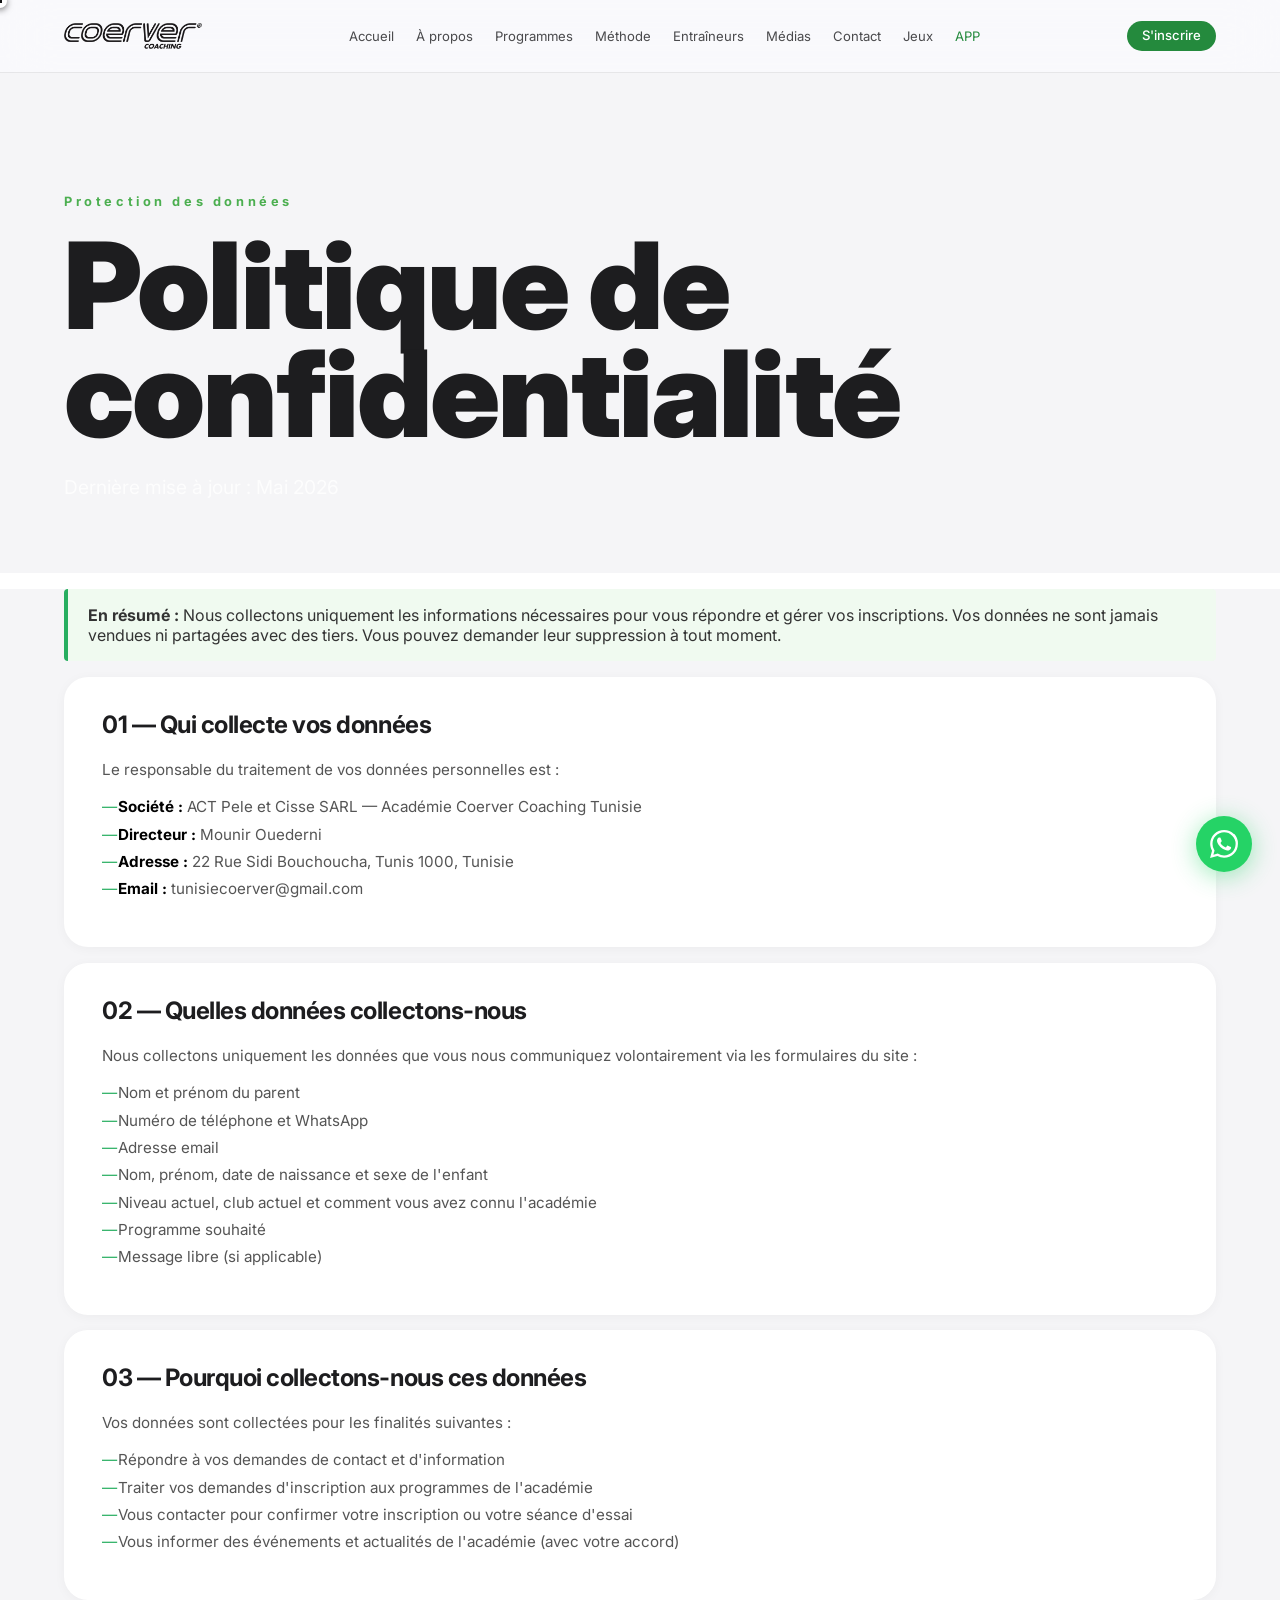
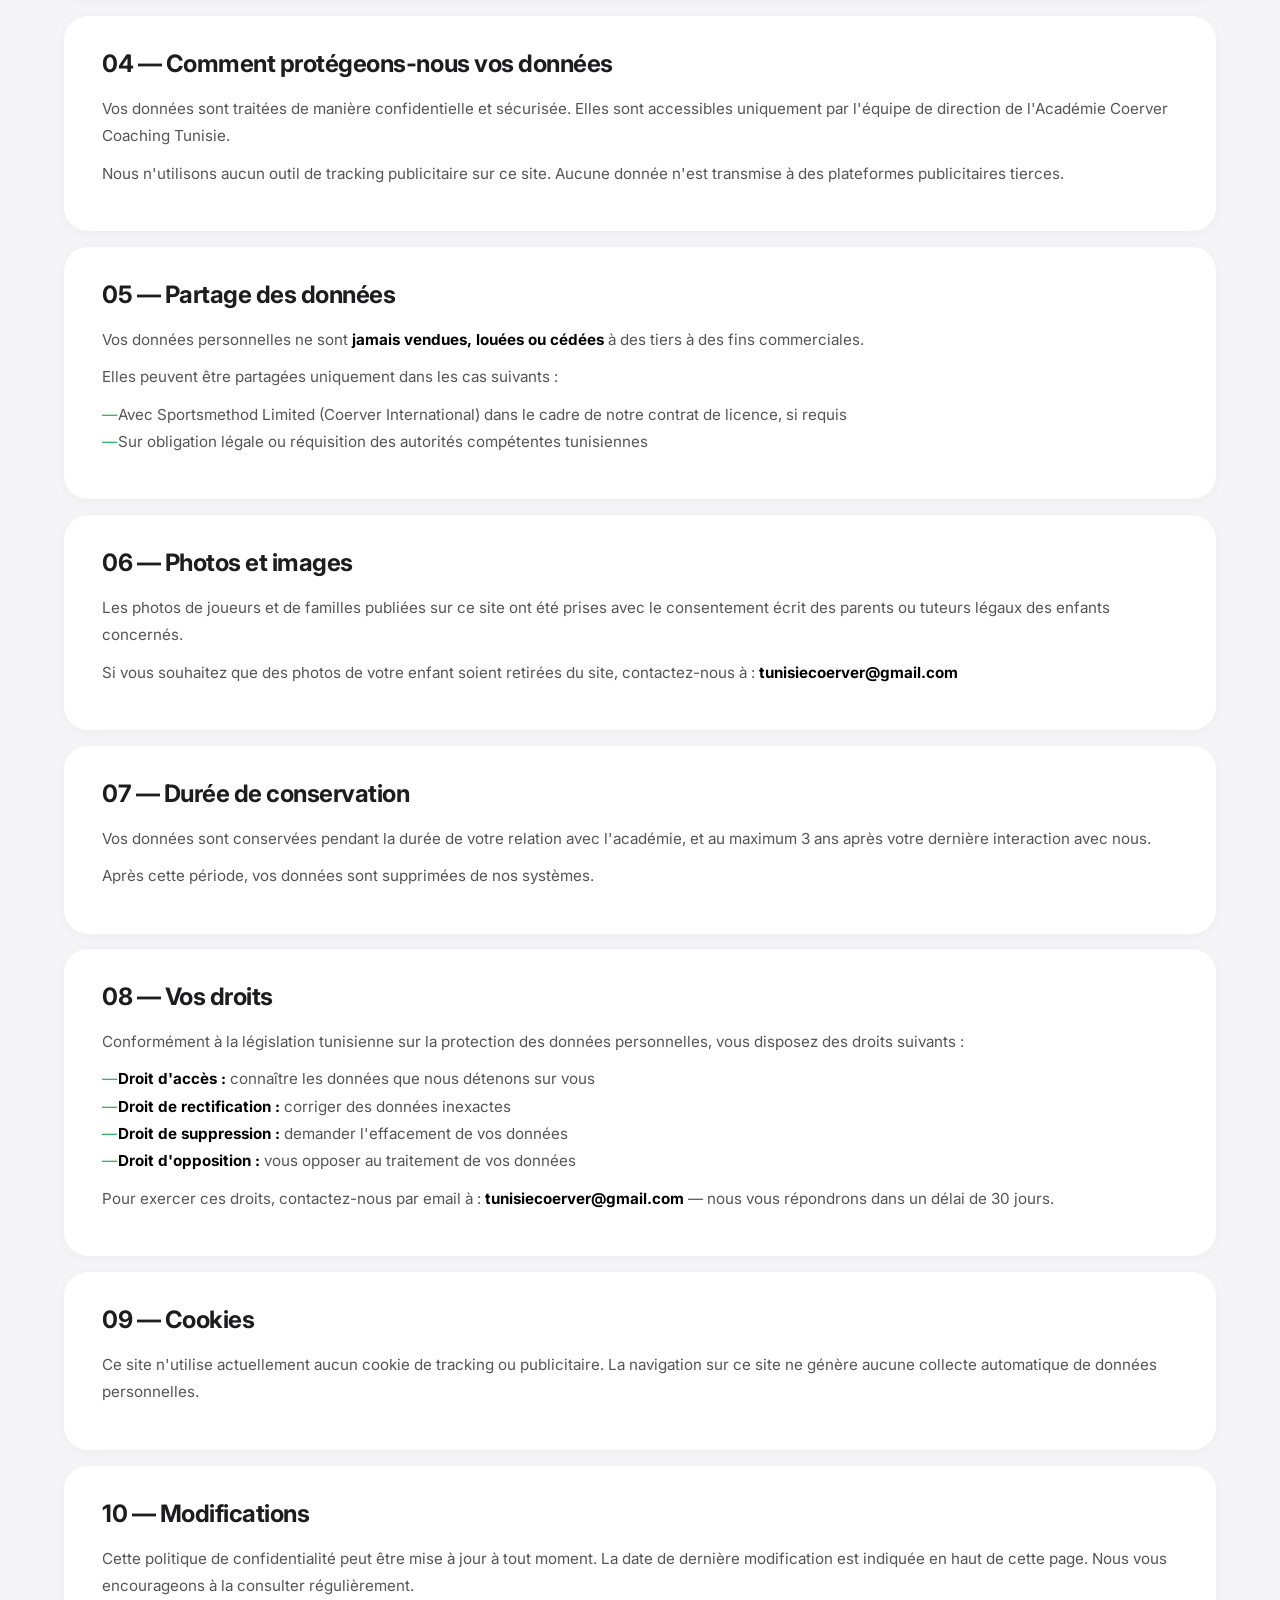
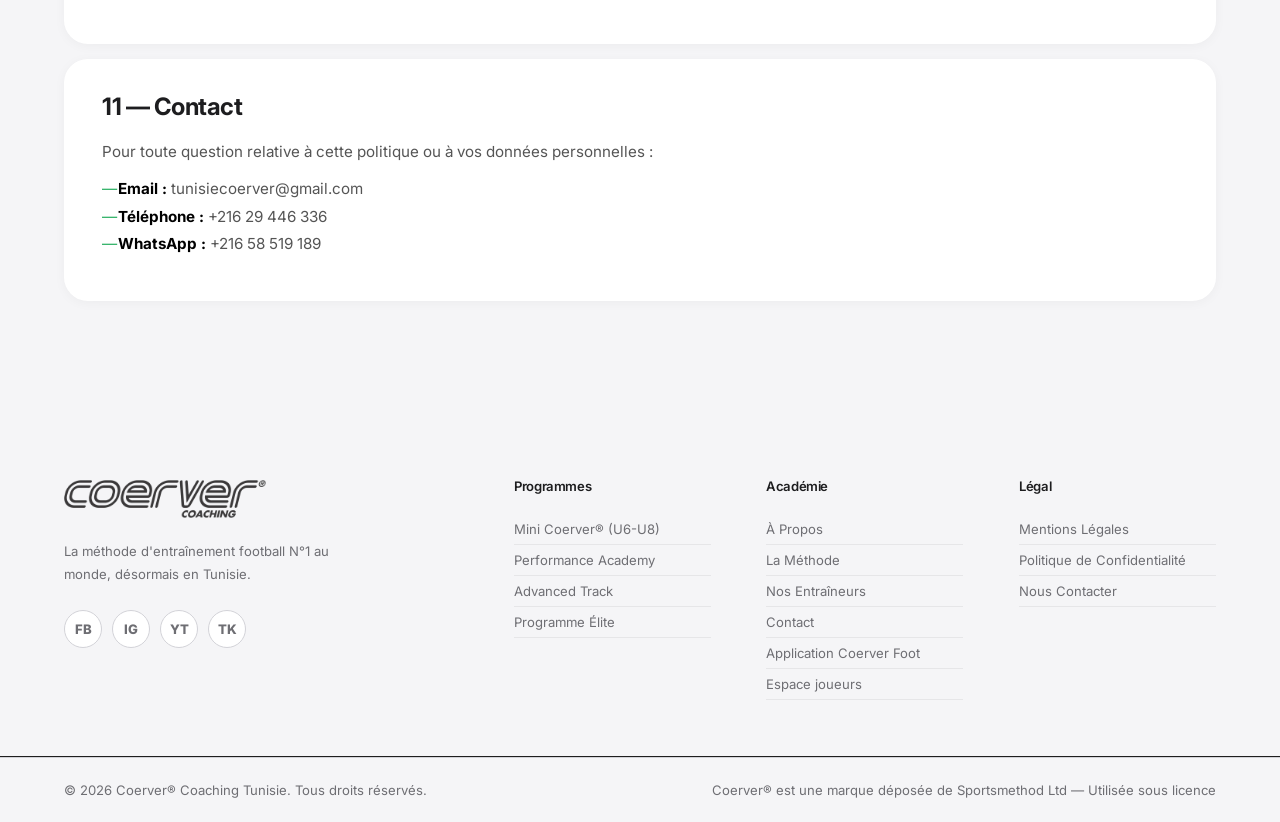
<file: politique-confidentialite.html>
<!DOCTYPE html>
<html lang="fr">
<head>
  <meta charset="UTF-8" />
  <meta name="viewport" content="width=device-width, initial-scale=1.0" />
  <title>Politique de Confidentialité | Coerver Coaching Tunisie</title>
  <link rel="preconnect" href="https://fonts.googleapis.com" />
  <link rel="preconnect" href="https://fonts.gstatic.com" crossorigin />
  <link href="https://fonts.googleapis.com/css2?family=Inter:wght@400;500;600;700;800&display=swap" rel="stylesheet" />
  <link rel="icon" href="/favicon.ico" sizes="any" />
  <link rel="icon" type="image/png" sizes="192x192" href="/favicon.png" />
  <link rel="icon" type="image/png" sizes="32x32" href="/favicon-32.png" />
  <link rel="apple-touch-icon" href="/favicon.png" />
  <meta name="description" content="Politique de confidentialité de Coerver Coaching Tunisie. Comment nous utilisons et protégeons vos données personnelles." />
  <meta property="og:title" content="Politique de Confidentialité — Coerver® Coaching Tunisie" />
  <meta property="og:description" content="Politique de confidentialité de Coerver Coaching Tunisie. Comment nous utilisons et protégeons vos données personnelles." />
  <meta property="og:url" content="https://coervertunisie.tn" />
  <meta property="og:type" content="website" />
  <link rel="stylesheet" href="assets/css/style.css" />
  <link rel="stylesheet" href="assets/css/mobile-fixes.css?v=5" />
  <script>document.documentElement.classList.add("js")</script>
  <link rel="stylesheet" href="assets/css/premium.css?v=12" />
  <link rel="stylesheet" href="assets/css/home.css?v=15" />
  <link rel="stylesheet" href="assets/css/fx.css?v=3" />
  <link rel="stylesheet" href="assets/css/extras.css?v=10" />
  <link rel="stylesheet" href="assets/css/features.css?v=8" />
  <link rel="stylesheet" href="assets/css/pages.css?v=12" />
  <link rel="stylesheet" href="assets/css/apple.css?v=17" />
  <style>
    .legal-page { background: #fff; padding: 120px 0 80px; }
    .legal-page .container { max-width: 800px; margin: 0 auto; padding: 0 24px; }
    .legal-hero { background: #0d0d0d; padding: 160px 0 60px; }
    .legal-hero .container { max-width: 800px; margin: 0 auto; padding: 0 24px; }
    .legal-tag { display: block; font-family: 'Barlow Condensed', sans-serif; font-weight: 700; font-size: .78rem; letter-spacing: .22em; text-transform: uppercase; color: #27ae60; margin-bottom: 12px; }
    .legal-title { font-family: 'Barlow Condensed', sans-serif; font-weight: 900; font-size: clamp(2.5rem, 6vw, 4rem); text-transform: uppercase; color: #fff; line-height: .95; margin-bottom: 16px; }
    .legal-updated { font-size: .85rem; color: rgba(255,255,255,.4); }
    .legal-section { margin-bottom: 40px; border-bottom: 1px solid #f0f0f0; padding-bottom: 32px; }
    .legal-section:last-child { border-bottom: none; }
    .legal-section h2 { font-family: 'Barlow Condensed', sans-serif; font-weight: 900; font-size: 1.4rem; text-transform: uppercase; color: #000; margin-bottom: 16px; padding-left: 14px; border-left: 4px solid #27ae60; }
    .legal-section p { font-size: .95rem; color: #555; line-height: 1.8; margin-bottom: 10px; }
    .legal-section ul { list-style: none; padding: 0; margin: 0 0 10px; }
    .legal-section ul li { font-size: .95rem; color: #555; line-height: 1.8; padding-left: 16px; position: relative; }
    .legal-section ul li::before { content: '—'; position: absolute; left: 0; color: #27ae60; }
    .legal-section strong { color: #000; }
    .highlight-box { background: #f0faf0; border-left: 4px solid #27ae60; padding: 16px 20px; border-radius: 4px; margin: 16px 0; }
    .highlight-box p { margin: 0; color: #333; }
  </style>
  <meta property="og:image" content="https://coervertunisie.tn/assets/images/academie/hero-entrainement.jpg" />
  <meta property="og:site_name" content="Coerver Coaching Tunisie" />
  <meta name="twitter:card" content="summary_large_image" />
  <meta name="theme-color" content="#000000" />
</head>
<body class="page-inner pg pg-politique-confidentialite">

  <header id="navbar" class="navbar-solid">
    <div class="container nav-single-row">
      <a href="index.html" class="nav-logo">
        <img src="assets/images/logo-light.png" alt="Coerver Coaching Tunisie" />
      </a>
      <nav class="nav-links">
        <a href="index.html"        class="nav-link">Accueil</a>
        <a href="apropos.html"      class="nav-link">À propos</a>
        <a href="programmes.html"   class="nav-link">Programmes</a>
        <a href="methode.html"      class="nav-link">Méthode</a>
        <a href="entraineurs.html"  class="nav-link">Entraîneurs</a>
        <a href="medias.html"       class="nav-link">Médias</a>
        <a href="contact.html"      class="nav-link">Contact</a>
        <a href="jeux.html"         class="nav-link nav-link-jeux">Jeux</a>
        <a href="app.html"          class="nav-link nav-link-app">APP</a>
      </nav>
      <div class="nav-right">
        <a href="inscription.html" class="btn-inscription">S'inscrire</a>
        <button class="burger" id="burger">
          <span></span><span></span><span></span>
        </button>
      </div>
    </div>
  </header>

  <div class="xmenu" id="mobileMenu" aria-label="Menu">
    <div class="xm-top">
      <a href="index.html" class="xm-logo"><img src="assets/images/logo-light.png" alt="Coerver Coaching Tunisie" /></a>
      <button class="xm-close" id="mobileClose" type="button" aria-label="Fermer le menu"><span></span><span></span></button>
    </div>
    <nav class="xm-nav">
      <a href="index.html" class="xm-link xm-anim" style="--d:0"><small>01</small>Accueil<i>›</i></a>
      <a href="apropos.html" class="xm-link xm-anim" style="--d:1"><small>02</small>À propos<i>›</i></a>
      <a href="methode.html" class="xm-link xm-anim" style="--d:2"><small>03</small>La méthode<i>›</i></a>
      <a href="programmes.html" class="xm-link xm-anim" style="--d:3"><small>04</small>Programmes<i>›</i></a>
      <a href="entraineurs.html" class="xm-link xm-anim" style="--d:4"><small>05</small>Entraîneurs<i>›</i></a>
      <a href="medias.html" class="xm-link xm-anim" style="--d:5"><small>06</small>Médias<i>›</i></a>
      <a href="contact.html" class="xm-link xm-anim" style="--d:6"><small>07</small>Contact<i>›</i></a>
      <a href="jeux.html" class="xm-link xm-anim" style="--d:7"><small>08</small>Espace joueurs<i>›</i></a>
    </nav>
    <a href="app.html" class="xm-app xm-anim" style="--d:8">
      <span class="ic"><img src="assets/images/logo-light.png" alt="" /></span>
      <span class="tx"><em>Nouveau</em><b>Coerver Foot</b><small>L'app de l'académie · App Store</small></span>
      <i>›</i>
    </a>
    <div class="xm-foot xm-anim" style="--d:9">
      <a href="inscription.html" class="xm-cta">S'inscrire</a>
      <a href="https://wa.me/21658519189" target="_blank" rel="noopener noreferrer" class="xm-wa" aria-label="WhatsApp"><svg viewBox="0 0 24 24" fill="currentColor" width="20" height="20"><path d="M17.472 14.382c-.297-.149-1.758-.867-2.03-.967-.273-.099-.471-.148-.67.15-.197.297-.767.966-.94 1.164-.173.199-.347.223-.644.075-.297-.15-1.255-.463-2.39-1.475-.883-.788-1.48-1.761-1.653-2.059-.173-.297-.018-.458.13-.606.134-.133.298-.347.446-.52.149-.174.198-.298.298-.497.099-.198.05-.371-.025-.52-.075-.149-.669-1.612-.916-2.207-.242-.579-.487-.5-.669-.51-.173-.008-.371-.01-.57-.01-.198 0-.52.074-.792.372-.272.297-1.04 1.016-1.04 2.479 0 1.462 1.065 2.875 1.213 3.074.149.198 2.096 3.2 5.077 4.487.709.306 1.262.489 1.694.625.712.227 1.36.195 1.871.118.571-.085 1.758-.719 2.006-1.413.248-.694.248-1.289.173-1.413-.074-.124-.272-.198-.57-.347m-5.421 7.403h-.004a9.87 9.87 0 01-5.031-1.378l-.361-.214-3.741.982.998-3.648-.235-.374a9.86 9.86 0 01-1.51-5.26c.001-5.45 4.436-9.884 9.888-9.884 2.64 0 5.122 1.03 6.988 2.898a9.825 9.825 0 012.893 6.994c-.003 5.45-4.437 9.884-9.885 9.884m8.413-18.297A11.815 11.815 0 0012.05 0C5.495 0 .16 5.335.157 11.892c0 2.096.547 4.142 1.588 5.945L.057 24l6.305-1.654a11.882 11.882 0 005.683 1.448h.005c6.554 0 11.89-5.335 11.893-11.893A11.821 11.821 0 0020.885 3.488"/></svg></a>
    </div>
    <div class="xm-social xm-anim" style="--d:10">
      <a href="https://www.facebook.com/profile.php?id=61591004705430" target="_blank" rel="noopener noreferrer" aria-label="Facebook"><svg viewBox="0 0 24 24" fill="currentColor" width="20" height="20"><path d="M18 2h-3a5 5 0 00-5 5v3H7v4h3v8h4v-8h3l1-4h-4V7a1 1 0 011-1h3z"/></svg></a>
      <a href="https://www.instagram.com/coervertunisiee/" target="_blank" rel="noopener noreferrer" aria-label="Instagram"><svg viewBox="0 0 24 24" fill="none" stroke="currentColor" stroke-width="2" width="20" height="20"><rect x="2" y="2" width="20" height="20" rx="5"/><circle cx="12" cy="12" r="4"/><circle cx="17.5" cy="6.5" r="1" fill="currentColor" stroke="none"/></svg></a>
      <a href="https://www.youtube.com/@PlayGreatSoccer" target="_blank" rel="noopener noreferrer" aria-label="YouTube"><svg viewBox="0 0 24 24" fill="currentColor" width="20" height="20"><path d="M22.54 6.42a2.78 2.78 0 00-1.95-1.96C18.88 4 12 4 12 4s-6.88 0-8.59.46a2.78 2.78 0 00-1.95 1.96A29 29 0 001 12a29 29 0 00.46 5.58A2.78 2.78 0 003.41 19.6C5.12 20 12 20 12 20s6.88 0 8.59-.46a2.78 2.78 0 001.95-1.95A29 29 0 0023 12a29 29 0 00-.46-5.58z"/><polygon points="9.75 15.02 15.5 12 9.75 8.98 9.75 15.02" fill="white"/></svg></a>
      <a href="https://www.tiktok.com/@coervertunisie" target="_blank" rel="noopener noreferrer" aria-label="TikTok"><svg viewBox="0 0 24 24" fill="currentColor" width="20" height="20"><path d="M12.525.02c1.31-.02 2.61-.01 3.91-.02.08 1.53.63 3.09 1.75 4.17 1.12 1.11 2.7 1.62 4.24 1.79v4.03c-1.44-.05-2.89-.35-4.2-.97-.57-.26-1.1-.59-1.62-.93-.01 2.92.01 5.84-.02 8.75-.08 1.4-.54 2.79-1.35 3.94-1.31 1.92-3.58 3.17-5.91 3.21-1.43.08-2.86-.31-4.08-1.03-2.02-1.19-3.44-3.37-3.65-5.71-.02-.5-.03-1-.01-1.49.18-1.9 1.12-3.72 2.58-4.96 1.66-1.44 3.98-2.13 6.15-1.72.02 1.48-.04 2.96-.04 4.44-.99-.32-2.15-.23-3.02.37-.63.41-1.11 1.04-1.36 1.75-.21.51-.15 1.07-.14 1.61.24 1.64 1.82 3.02 3.5 2.87 1.12-.01 2.19-.66 2.77-1.61.19-.33.4-.67.41-1.06.1-1.79.06-3.57.07-5.36.01-4.03-.01-8.05.02-12.07z"/></svg></a>
    </div>
  </div>

  <section class="legal-hero">
    <div class="container">
      <span class="legal-tag">Protection des données</span>
      <h1 class="legal-title">Politique de<br />confidentialité</h1>
      <p class="legal-updated">Dernière mise à jour : Mai 2026</p>
    </div>
  </section>

  <main class="legal-page">
    <div class="container">

      <div class="highlight-box">
        <p><strong>En résumé :</strong> Nous collectons uniquement les informations nécessaires pour vous répondre et gérer vos inscriptions. Vos données ne sont jamais vendues ni partagées avec des tiers. Vous pouvez demander leur suppression à tout moment.</p>
      </div>

      <div class="legal-section">
        <h2>01 — Qui collecte vos données</h2>
        <p>Le responsable du traitement de vos données personnelles est :</p>
        <ul>
          <li><strong>Société :</strong> ACT Pele et Cisse SARL — Académie Coerver Coaching Tunisie</li>
          <li><strong>Directeur :</strong> Mounir Ouederni</li>
          <li><strong>Adresse :</strong> 22 Rue Sidi Bouchoucha, Tunis 1000, Tunisie</li>
          <li><strong>Email :</strong> tunisiecoerver@gmail.com</li>
        </ul>
      </div>

      <div class="legal-section">
        <h2>02 — Quelles données collectons-nous</h2>
        <p>Nous collectons uniquement les données que vous nous communiquez volontairement via les formulaires du site :</p>
        <ul>
          <li>Nom et prénom du parent</li>
          <li>Numéro de téléphone et WhatsApp</li>
          <li>Adresse email</li>
          <li>Nom, prénom, date de naissance et sexe de l'enfant</li>
          <li>Niveau actuel, club actuel et comment vous avez connu l'académie</li>
          <li>Programme souhaité</li>
          <li>Message libre (si applicable)</li>
        </ul>
      </div>

      <div class="legal-section">
        <h2>03 — Pourquoi collectons-nous ces données</h2>
        <p>Vos données sont collectées pour les finalités suivantes :</p>
        <ul>
          <li>Répondre à vos demandes de contact et d'information</li>
          <li>Traiter vos demandes d'inscription aux programmes de l'académie</li>
          <li>Vous contacter pour confirmer votre inscription ou votre séance d'essai</li>
          <li>Vous informer des événements et actualités de l'académie (avec votre accord)</li>
        </ul>
      </div>

      <div class="legal-section">
        <h2>04 — Comment protégeons-nous vos données</h2>
        <p>Vos données sont traitées de manière confidentielle et sécurisée. Elles sont accessibles uniquement par l'équipe de direction de l'Académie Coerver Coaching Tunisie.</p>
        <p>Nous n'utilisons aucun outil de tracking publicitaire sur ce site. Aucune donnée n'est transmise à des plateformes publicitaires tierces.</p>
      </div>

      <div class="legal-section">
        <h2>05 — Partage des données</h2>
        <p>Vos données personnelles ne sont <strong>jamais vendues, louées ou cédées</strong> à des tiers à des fins commerciales.</p>
        <p>Elles peuvent être partagées uniquement dans les cas suivants :</p>
        <ul>
          <li>Avec Sportsmethod Limited (Coerver International) dans le cadre de notre contrat de licence, si requis</li>
          <li>Sur obligation légale ou réquisition des autorités compétentes tunisiennes</li>
        </ul>
      </div>

      <div class="legal-section">
        <h2>06 — Photos et images</h2>
        <p>Les photos de joueurs et de familles publiées sur ce site ont été prises avec le consentement écrit des parents ou tuteurs légaux des enfants concernés.</p>
        <p>Si vous souhaitez que des photos de votre enfant soient retirées du site, contactez-nous à : <strong>tunisiecoerver@gmail.com</strong></p>
      </div>

      <div class="legal-section">
        <h2>07 — Durée de conservation</h2>
        <p>Vos données sont conservées pendant la durée de votre relation avec l'académie, et au maximum 3 ans après votre dernière interaction avec nous.</p>
        <p>Après cette période, vos données sont supprimées de nos systèmes.</p>
      </div>

      <div class="legal-section">
        <h2>08 — Vos droits</h2>
        <p>Conformément à la législation tunisienne sur la protection des données personnelles, vous disposez des droits suivants :</p>
        <ul>
          <li><strong>Droit d'accès :</strong> connaître les données que nous détenons sur vous</li>
          <li><strong>Droit de rectification :</strong> corriger des données inexactes</li>
          <li><strong>Droit de suppression :</strong> demander l'effacement de vos données</li>
          <li><strong>Droit d'opposition :</strong> vous opposer au traitement de vos données</li>
        </ul>
        <p>Pour exercer ces droits, contactez-nous par email à : <strong>tunisiecoerver@gmail.com</strong> — nous vous répondrons dans un délai de 30 jours.</p>
      </div>

      <div class="legal-section">
        <h2>09 — Cookies</h2>
        <p>Ce site n'utilise actuellement aucun cookie de tracking ou publicitaire. La navigation sur ce site ne génère aucune collecte automatique de données personnelles.</p>
      </div>

      <div class="legal-section">
        <h2>10 — Modifications</h2>
        <p>Cette politique de confidentialité peut être mise à jour à tout moment. La date de dernière modification est indiquée en haut de cette page. Nous vous encourageons à la consulter régulièrement.</p>
      </div>

      <div class="legal-section">
        <h2>11 — Contact</h2>
        <p>Pour toute question relative à cette politique ou à vos données personnelles :</p>
        <ul>
          <li><strong>Email :</strong> tunisiecoerver@gmail.com</li>
          <li><strong>Téléphone :</strong> +216 29 446 336</li>
          <li><strong>WhatsApp :</strong> +216 58 519 189</li>
        </ul>
      </div>

    </div>
  </main>

  <footer class="footer">
    <div class="container footer-inner">
      <div class="footer-brand">
        <img src="assets/images/logo-light.png" alt="Coerver Coaching Tunisie" class="footer-logo" />
        <p class="footer-desc">La méthode d'entraînement football N°1 au monde, désormais en Tunisie.</p>
        <div class="footer-social">
          <a href="https://www.facebook.com/profile.php?id=61591004705430" target="_blank" rel="noopener noreferrer" class="social-link">FB</a>
          <a href="https://www.instagram.com/coervertunisiee/" target="_blank" rel="noopener noreferrer" class="social-link">IG</a>
          <a href="https://www.youtube.com/@PlayGreatSoccer" target="_blank" rel="noopener noreferrer" class="social-link">YT</a>
          <a href="https://www.tiktok.com/@coervertunisie" target="_blank" rel="noopener noreferrer" class="social-link">TK</a>
        </div>
      </div>
      <div class="footer-col">
        <h4 class="footer-col-title">Programmes</h4>
        <a href="programmes.html">Mini Coerver® (U6-U8)</a>
        <a href="programmes.html">Performance Academy</a>
        <a href="programmes.html">Advanced Track</a>
        <a href="programmes.html">Programme Élite</a>
      </div>
      <div class="footer-col">
        <h4 class="footer-col-title">Académie</h4>
        <a href="apropos.html">À Propos</a>
        <a href="methode.html">La Méthode</a>
        <a href="entraineurs.html">Nos Entraîneurs</a>
        <a href="contact.html">Contact</a>
        <a href="app.html">Application Coerver Foot</a>
        <a href="jeux.html">Espace joueurs</a>
      </div>
      <div class="footer-col">
        <h4 class="footer-col-title">Légal</h4>
        <a href="mentions-legales.html">Mentions Légales</a>
        <a href="politique-confidentialite.html">Politique de Confidentialité</a>
        <a href="contact.html">Nous Contacter</a>
      </div>
    </div>
    <div class="footer-bottom">
      <div class="container footer-bottom-inner">
        <span>© 2026 Coerver® Coaching Tunisie. Tous droits réservés.</span>
        <span class="footer-license">Coerver® est une marque déposée de Sportsmethod Ltd — Utilisée sous licence</span>
      </div>
    </div>
  </footer>

  <a href="https://wa.me/21658519189" target="_blank" class="wa-float">
    <svg viewBox="0 0 24 24" fill="white" width="28" height="28"><path d="M17.472 14.382c-.297-.149-1.758-.867-2.03-.967-.273-.099-.471-.148-.67.15-.197.297-.767.966-.94 1.164-.173.199-.347.223-.644.075-.297-.15-1.255-.463-2.39-1.475-.883-.788-1.48-1.761-1.653-2.059-.173-.297-.018-.458.13-.606.134-.133.298-.347.446-.52.149-.174.198-.298.298-.497.099-.198.05-.371-.025-.52-.075-.149-.669-1.612-.916-2.207-.242-.579-.487-.5-.669-.51-.173-.008-.371-.01-.57-.01-.198 0-.52.074-.792.372-.272.297-1.04 1.016-1.04 2.479 0 1.462 1.065 2.875 1.213 3.074.149.198 2.096 3.2 5.077 4.487.709.306 1.262.489 1.694.625.712.227 1.36.195 1.871.118.571-.085 1.758-.719 2.006-1.413.248-.694.248-1.289.173-1.413-.074-.124-.272-.198-.57-.347m-5.421 7.403h-.004a9.87 9.87 0 01-5.031-1.378l-.361-.214-3.741.982.998-3.648-.235-.374a9.86 9.86 0 01-1.51-5.26c.001-5.45 4.436-9.884 9.888-9.884 2.64 0 5.122 1.03 6.988 2.898a9.825 9.825 0 012.893 6.994c-.003 5.45-4.437 9.884-9.885 9.884m8.413-18.297A11.815 11.815 0 0012.05 0C5.495 0 .16 5.335.157 11.892c0 2.096.547 4.142 1.588 5.945L.057 24l6.305-1.654a11.882 11.882 0 005.683 1.448h.005c6.554 0 11.89-5.335 11.893-11.893A11.821 11.821 0 0020.885 3.488"/></svg>
  </a>
  <script src="assets/js/main.js?v=10"></script>
  <script src="assets/js/premium.js?v=21" defer></script>
  <script src="assets/js/extras.js?v=10" defer></script>
  <script src="assets/js/features.js?v=6" defer></script>
</body>
</html>
</file>
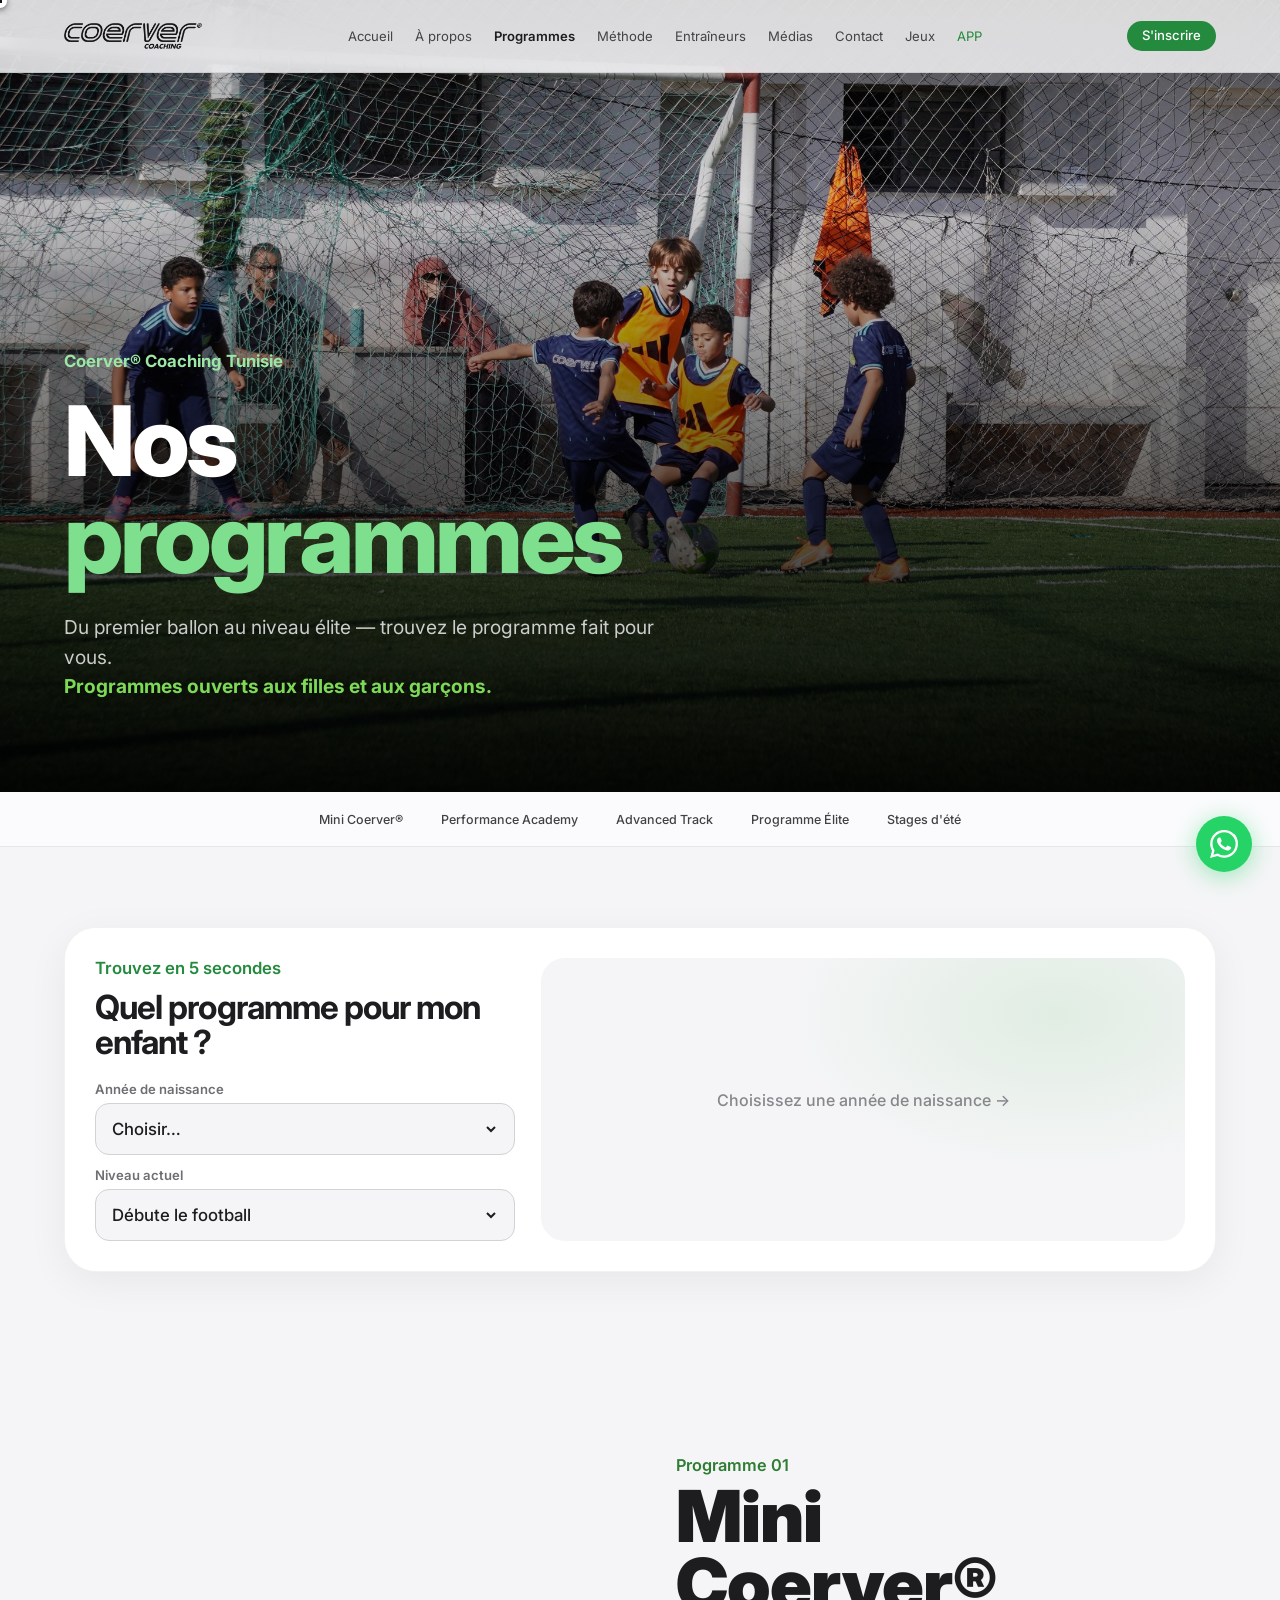
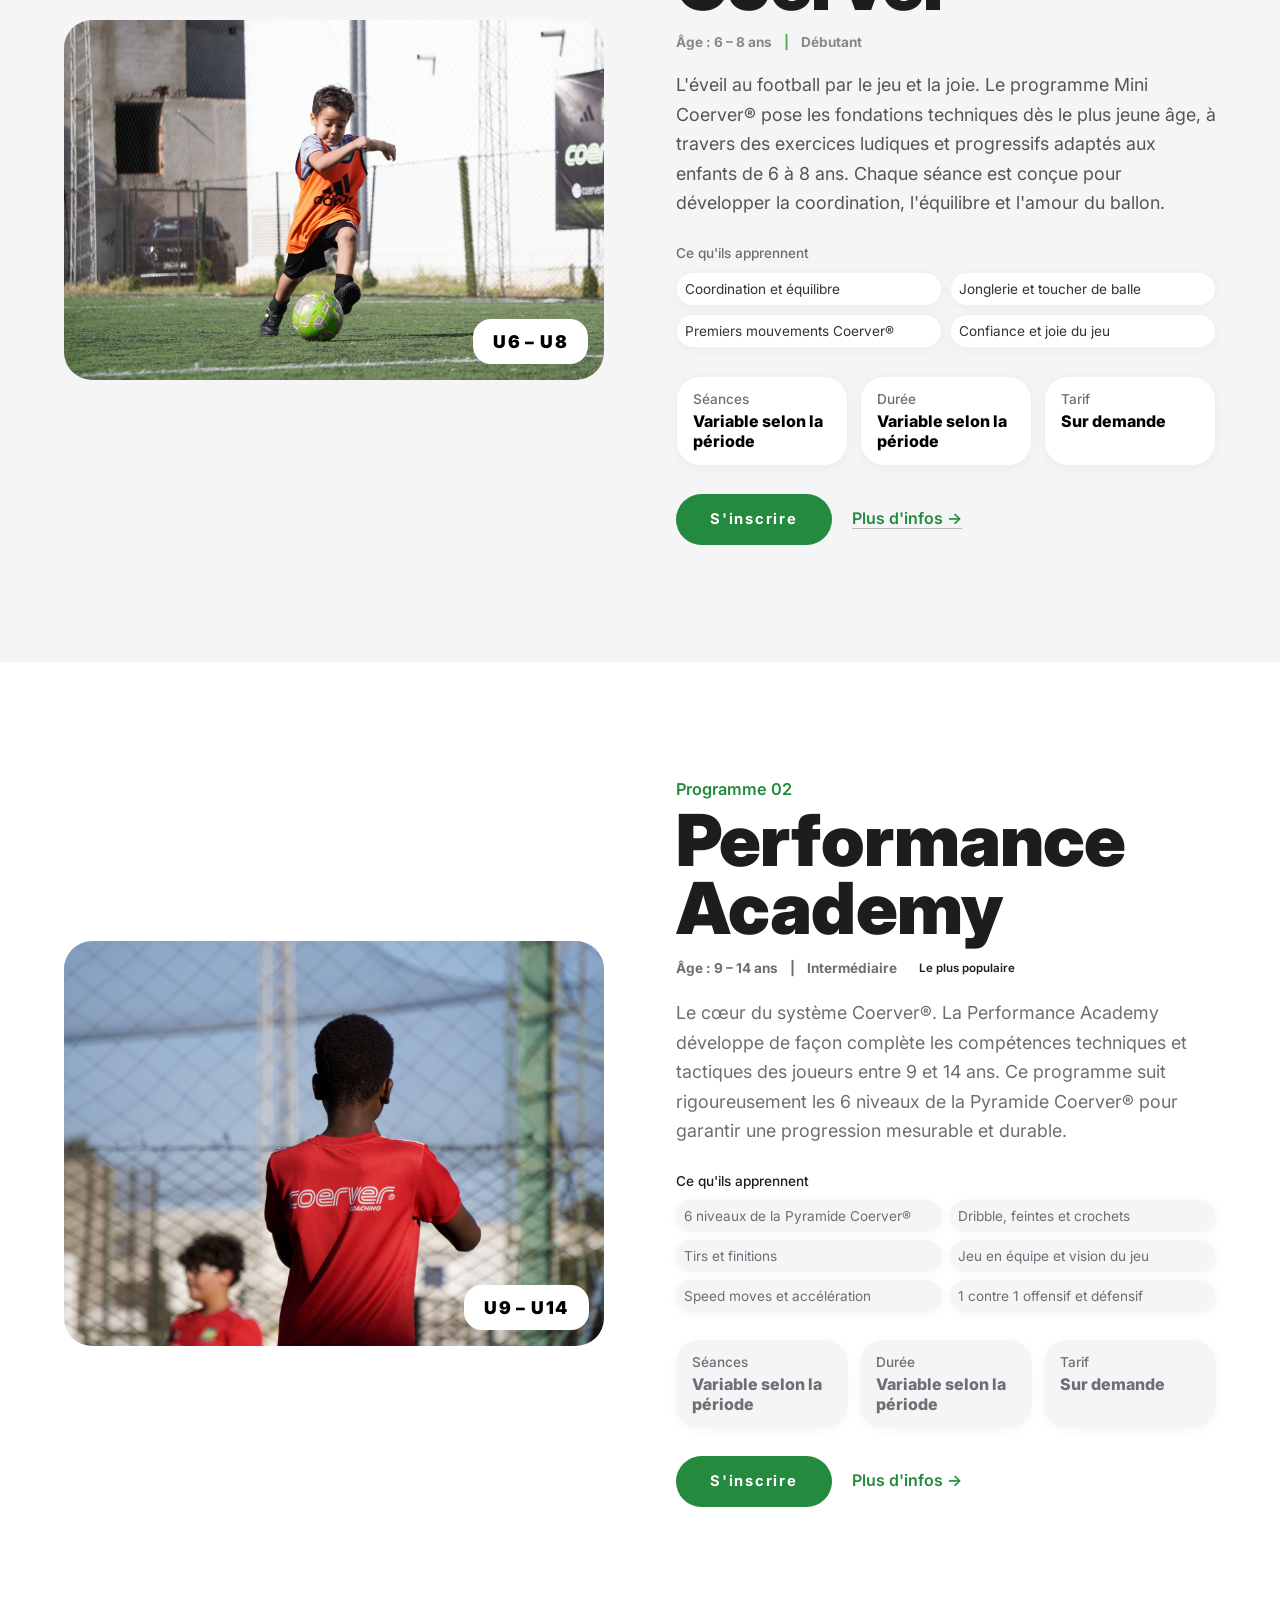
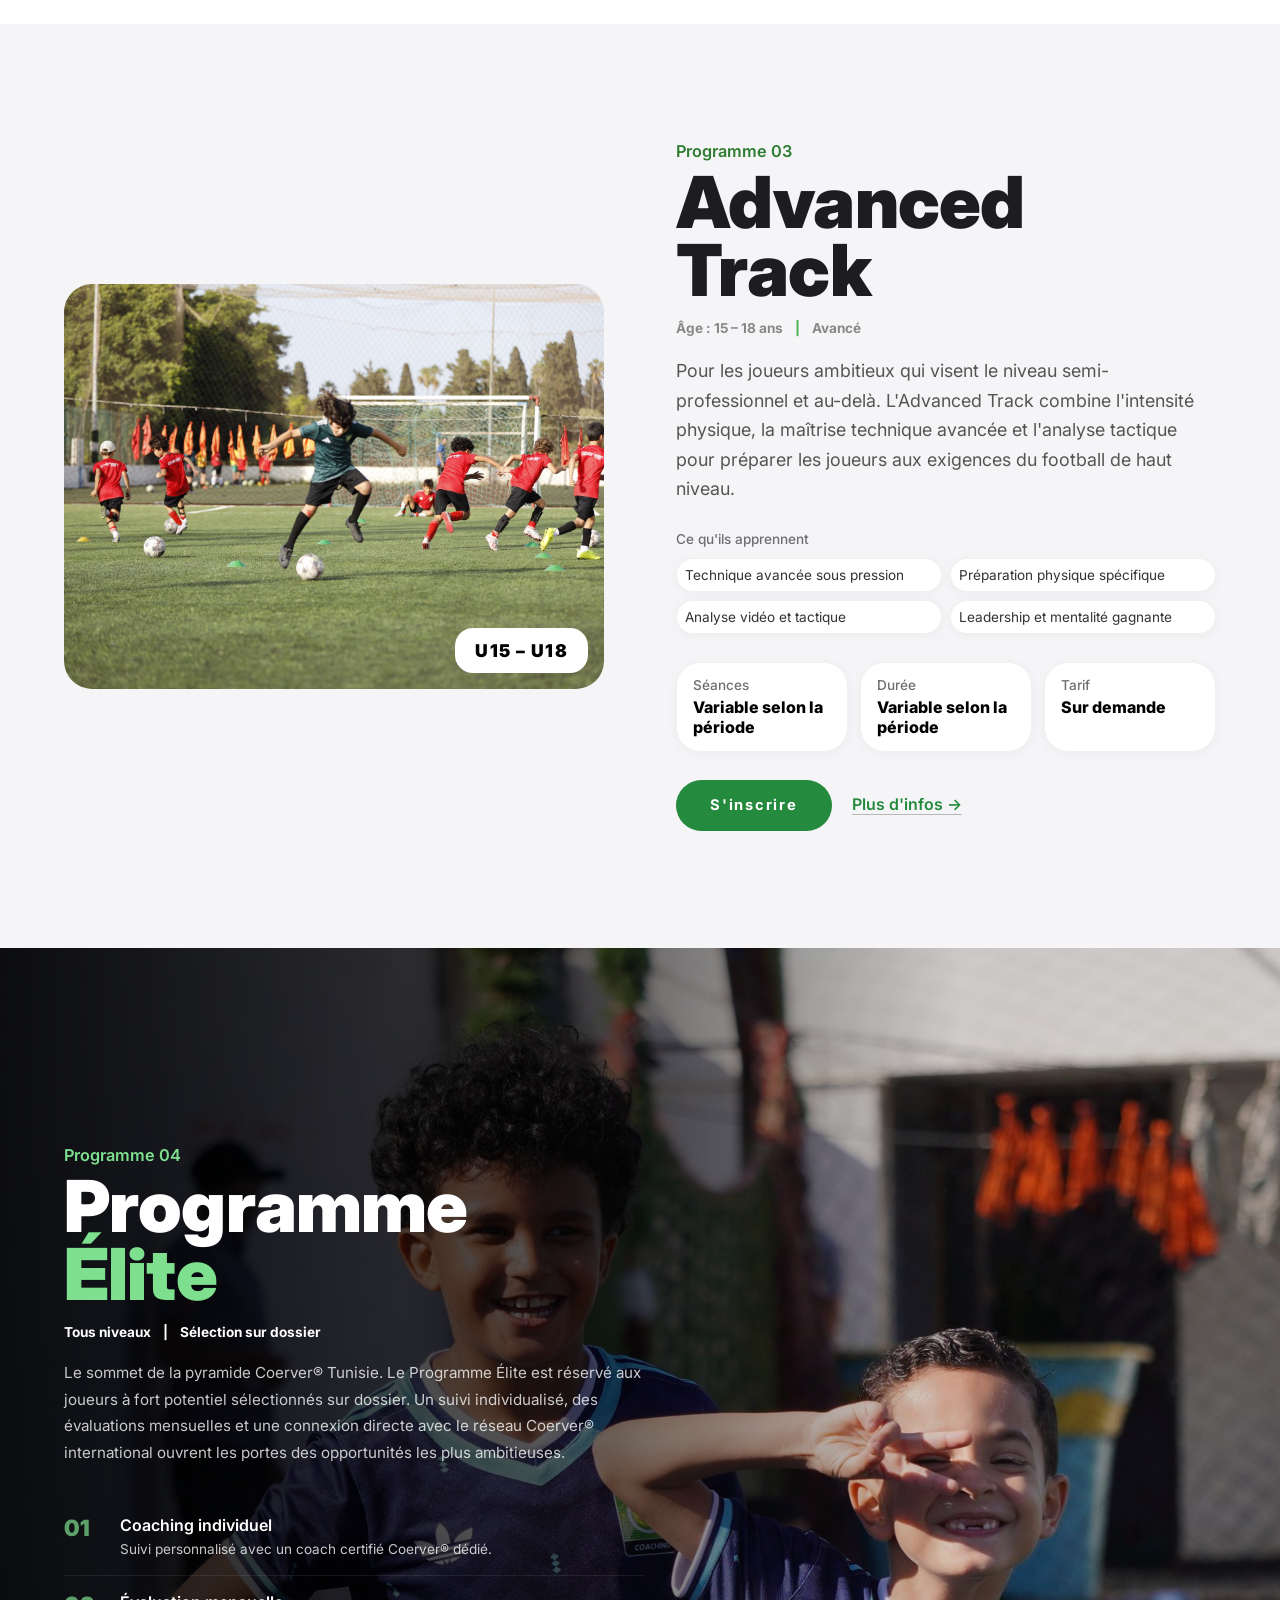
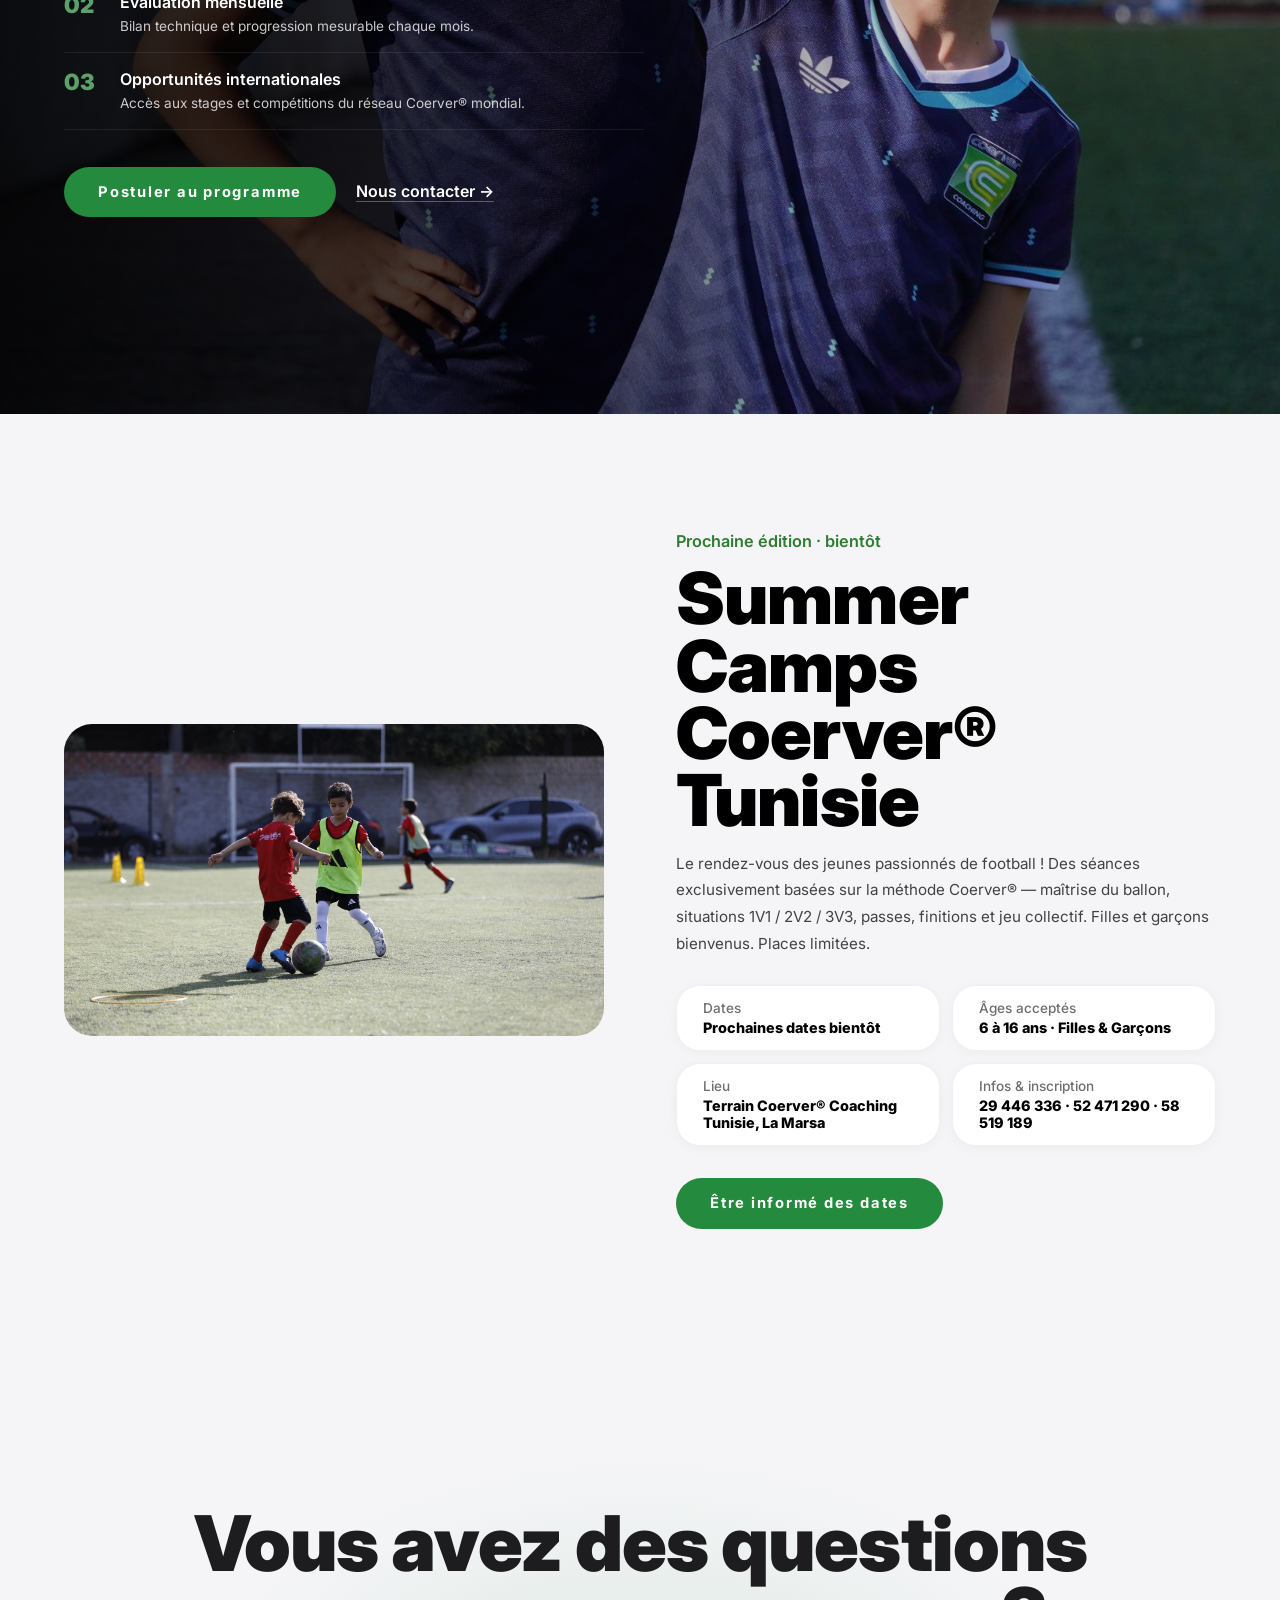
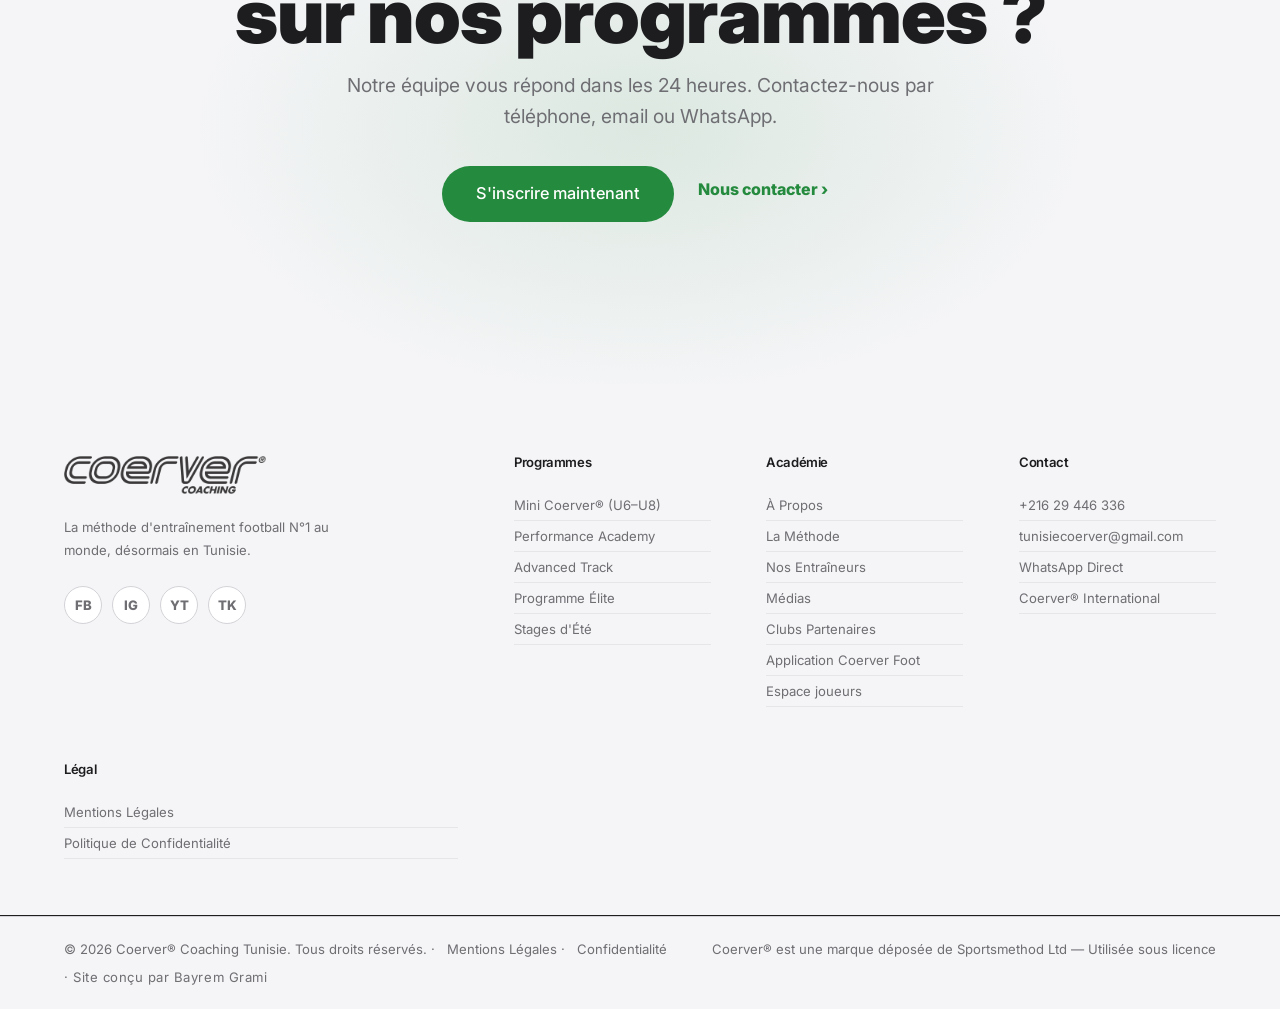
<file: programmes.html>
<!DOCTYPE html>
<html lang="fr">
<head>
  <meta charset="UTF-8" />
  <meta name="viewport" content="width=device-width, initial-scale=1.0" />
  <link rel="icon" href="/favicon.ico" sizes="any" />
  <link rel="icon" type="image/png" sizes="192x192" href="/favicon.png" />
  <link rel="icon" type="image/png" sizes="32x32" href="/favicon-32.png" />
  <link rel="apple-touch-icon" href="/favicon.png" />
  <meta name="description" content="Programmes Coerver Coaching Tunisie: Mini Coerver U6-U8, Performance Academy U9-U14, Advanced Track U15-U18, Programme Élite." />
  <title>Programmes de Football | Coerver Coaching Tunisie</title>
  <link rel="preconnect" href="https://fonts.googleapis.com" />
  <link rel="preconnect" href="https://fonts.gstatic.com" crossorigin />
  <link href="https://fonts.googleapis.com/css2?family=Inter:wght@400;500;600;700;800&display=swap" rel="stylesheet" />
  <link rel="stylesheet" href="assets/css/style.css" />
  <link rel="stylesheet" href="assets/css/mobile-fixes.css?v=5" />
  <script>document.documentElement.classList.add("js")</script>
  <link rel="stylesheet" href="assets/css/premium.css?v=12" />
  <link rel="stylesheet" href="assets/css/home.css?v=15" />
  <link rel="stylesheet" href="assets/css/fx.css?v=3" />
  <link rel="stylesheet" href="assets/css/extras.css?v=10" />
  <link rel="stylesheet" href="assets/css/features.css?v=8" />
  <link rel="stylesheet" href="assets/css/pages.css?v=12" />
  <link rel="stylesheet" href="assets/css/programmes.css" />
  <link rel="stylesheet" href="assets/css/apple.css?v=17" />
  <meta property="og:image" content="https://coervertunisie.tn/assets/images/academie/hero-entrainement.jpg" />
  <meta property="og:site_name" content="Coerver Coaching Tunisie" />
  <meta name="twitter:card" content="summary_large_image" />
  <meta name="theme-color" content="#000000" />
</head>
<body class="page-inner pg pg-programmes">
 
  <!--  NAVBAR  -->
    <header id="navbar" class="navbar-solid">
    <div class="container nav-single-row">
      <a href="index.html" class="nav-logo">
        <img src="assets/images/logo-light.png" alt="Coerver Coaching Tunisie" />
      </a>
      <nav class="nav-links">
        <a href="index.html"        class="nav-link">Accueil</a>
        <a href="apropos.html"      class="nav-link">À propos</a>
        <a href="programmes.html"   class="nav-link active">Programmes</a>
        <a href="methode.html"      class="nav-link">Méthode</a>
        <a href="entraineurs.html"  class="nav-link">Entraîneurs</a>
        <a href="medias.html"       class="nav-link">Médias</a>
        <a href="contact.html"      class="nav-link">Contact</a>
        <a href="jeux.html"         class="nav-link nav-link-jeux">Jeux</a>
        <a href="app.html"          class="nav-link nav-link-app">APP</a>
      </nav>
      <div class="nav-right">
        <a href="inscription.html" class="btn-inscription">S'inscrire</a>
        <button class="burger" id="burger">
          <span></span><span></span><span></span>
        </button>
      </div>
    </div>
  </header>
 
  <div class="xmenu" id="mobileMenu" aria-label="Menu">
    <div class="xm-top">
      <a href="index.html" class="xm-logo"><img src="assets/images/logo-light.png" alt="Coerver Coaching Tunisie" /></a>
      <button class="xm-close" id="mobileClose" type="button" aria-label="Fermer le menu"><span></span><span></span></button>
    </div>
    <nav class="xm-nav">
      <a href="index.html" class="xm-link xm-anim" style="--d:0"><small>01</small>Accueil<i>›</i></a>
      <a href="apropos.html" class="xm-link xm-anim" style="--d:1"><small>02</small>À propos<i>›</i></a>
      <a href="methode.html" class="xm-link xm-anim" style="--d:2"><small>03</small>La méthode<i>›</i></a>
      <a href="programmes.html" class="xm-link xm-anim on" style="--d:3" aria-current="page"><small>04</small>Programmes<i>›</i></a>
      <a href="entraineurs.html" class="xm-link xm-anim" style="--d:4"><small>05</small>Entraîneurs<i>›</i></a>
      <a href="medias.html" class="xm-link xm-anim" style="--d:5"><small>06</small>Médias<i>›</i></a>
      <a href="contact.html" class="xm-link xm-anim" style="--d:6"><small>07</small>Contact<i>›</i></a>
      <a href="jeux.html" class="xm-link xm-anim" style="--d:7"><small>08</small>Espace joueurs<i>›</i></a>
    </nav>
    <a href="app.html" class="xm-app xm-anim" style="--d:8">
      <span class="ic"><img src="assets/images/logo-light.png" alt="" /></span>
      <span class="tx"><em>Nouveau</em><b>Coerver Foot</b><small>L'app de l'académie · App Store</small></span>
      <i>›</i>
    </a>
    <div class="xm-foot xm-anim" style="--d:9">
      <a href="inscription.html" class="xm-cta">S'inscrire</a>
      <a href="https://wa.me/21658519189" target="_blank" rel="noopener noreferrer" class="xm-wa" aria-label="WhatsApp"><svg viewBox="0 0 24 24" fill="currentColor" width="20" height="20"><path d="M17.472 14.382c-.297-.149-1.758-.867-2.03-.967-.273-.099-.471-.148-.67.15-.197.297-.767.966-.94 1.164-.173.199-.347.223-.644.075-.297-.15-1.255-.463-2.39-1.475-.883-.788-1.48-1.761-1.653-2.059-.173-.297-.018-.458.13-.606.134-.133.298-.347.446-.52.149-.174.198-.298.298-.497.099-.198.05-.371-.025-.52-.075-.149-.669-1.612-.916-2.207-.242-.579-.487-.5-.669-.51-.173-.008-.371-.01-.57-.01-.198 0-.52.074-.792.372-.272.297-1.04 1.016-1.04 2.479 0 1.462 1.065 2.875 1.213 3.074.149.198 2.096 3.2 5.077 4.487.709.306 1.262.489 1.694.625.712.227 1.36.195 1.871.118.571-.085 1.758-.719 2.006-1.413.248-.694.248-1.289.173-1.413-.074-.124-.272-.198-.57-.347m-5.421 7.403h-.004a9.87 9.87 0 01-5.031-1.378l-.361-.214-3.741.982.998-3.648-.235-.374a9.86 9.86 0 01-1.51-5.26c.001-5.45 4.436-9.884 9.888-9.884 2.64 0 5.122 1.03 6.988 2.898a9.825 9.825 0 012.893 6.994c-.003 5.45-4.437 9.884-9.885 9.884m8.413-18.297A11.815 11.815 0 0012.05 0C5.495 0 .16 5.335.157 11.892c0 2.096.547 4.142 1.588 5.945L.057 24l6.305-1.654a11.882 11.882 0 005.683 1.448h.005c6.554 0 11.89-5.335 11.893-11.893A11.821 11.821 0 0020.885 3.488"/></svg></a>
    </div>
    <div class="xm-social xm-anim" style="--d:10">
      <a href="https://www.facebook.com/profile.php?id=61591004705430" target="_blank" rel="noopener noreferrer" aria-label="Facebook"><svg viewBox="0 0 24 24" fill="currentColor" width="20" height="20"><path d="M18 2h-3a5 5 0 00-5 5v3H7v4h3v8h4v-8h3l1-4h-4V7a1 1 0 011-1h3z"/></svg></a>
      <a href="https://www.instagram.com/coervertunisiee/" target="_blank" rel="noopener noreferrer" aria-label="Instagram"><svg viewBox="0 0 24 24" fill="none" stroke="currentColor" stroke-width="2" width="20" height="20"><rect x="2" y="2" width="20" height="20" rx="5"/><circle cx="12" cy="12" r="4"/><circle cx="17.5" cy="6.5" r="1" fill="currentColor" stroke="none"/></svg></a>
      <a href="https://www.youtube.com/@PlayGreatSoccer" target="_blank" rel="noopener noreferrer" aria-label="YouTube"><svg viewBox="0 0 24 24" fill="currentColor" width="20" height="20"><path d="M22.54 6.42a2.78 2.78 0 00-1.95-1.96C18.88 4 12 4 12 4s-6.88 0-8.59.46a2.78 2.78 0 00-1.95 1.96A29 29 0 001 12a29 29 0 00.46 5.58A2.78 2.78 0 003.41 19.6C5.12 20 12 20 12 20s6.88 0 8.59-.46a2.78 2.78 0 001.95-1.95A29 29 0 0023 12a29 29 0 00-.46-5.58z"/><polygon points="9.75 15.02 15.5 12 9.75 8.98 9.75 15.02" fill="white"/></svg></a>
      <a href="https://www.tiktok.com/@coervertunisie" target="_blank" rel="noopener noreferrer" aria-label="TikTok"><svg viewBox="0 0 24 24" fill="currentColor" width="20" height="20"><path d="M12.525.02c1.31-.02 2.61-.01 3.91-.02.08 1.53.63 3.09 1.75 4.17 1.12 1.11 2.7 1.62 4.24 1.79v4.03c-1.44-.05-2.89-.35-4.2-.97-.57-.26-1.1-.59-1.62-.93-.01 2.92.01 5.84-.02 8.75-.08 1.4-.54 2.79-1.35 3.94-1.31 1.92-3.58 3.17-5.91 3.21-1.43.08-2.86-.31-4.08-1.03-2.02-1.19-3.44-3.37-3.65-5.71-.02-.5-.03-1-.01-1.49.18-1.9 1.12-3.72 2.58-4.96 1.66-1.44 3.98-2.13 6.15-1.72.02 1.48-.04 2.96-.04 4.44-.99-.32-2.15-.23-3.02.37-.63.41-1.11 1.04-1.36 1.75-.21.51-.15 1.07-.14 1.61.24 1.64 1.82 3.02 3.5 2.87 1.12-.01 2.19-.66 2.77-1.61.19-.33.4-.67.41-1.06.1-1.79.06-3.57.07-5.36.01-4.03-.01-8.05.02-12.07z"/></svg></a>
    </div>
  </div>
 
  <main>
 
    <!--  HERO BANNER  -->
    <section class="prog-hero">
      <img src="assets/images/academie/programmes-hero.jpg" alt="Programmes Coerver" style="width:100%;height:100%;object-fit:cover;position:absolute;inset:0;" />
      <div class="prog-hero-overlay"></div>
      <div class="prog-hero-hexagons"></div>
      <div class="container prog-hero-content">
        <span class="prog-hero-tag">Coerver® Coaching Tunisie</span>
        <h1 class="prog-hero-title">Nos<br /><span class="prog-hero-green">programmes</span></h1>
        <p class="prog-hero-sub">Du premier ballon au niveau élite — trouvez le programme fait pour vous.<br /><strong style="color:#7ed957;">Programmes ouverts aux filles et aux garçons.</strong></p>
      </div>
    </section>
 
    <!--  STICKY PROGRAMME NAV  -->
    <nav class="prog-nav" id="progNav">
      <div class="container prog-nav-inner">
        <a href="#mini"        class="prog-nav-link active">Mini Coerver®</a>
        <a href="#performance" class="prog-nav-link">Performance Academy</a>
        <a href="#advanced"    class="prog-nav-link">Advanced Track</a>
        <a href="#elite"       class="prog-nav-link">Programme Élite</a>
        <a href="#stages"      class="prog-nav-link">Stages d'été</a>
      </div>
    </nav>
 
    <!-- 
         PROGRAMME 1 — MINI COERVER® — WHITE
     -->
    <section class="finder-section">
      <div class="container"><div class="finder" data-finder>
        <div class="finder-q">
          <span class="h-kicker">Trouvez en 5 secondes</span>
          <h3>Quel programme pour mon enfant ?</h3>
          <div class="finder-fields">
            <label><span>Année de naissance</span><select class="finder-year"><option value="">Choisir…</option></select></label>
            <label><span>Niveau actuel</span><select class="finder-level"><option value="start">Débute le football</option><option value="club">Joue en club ou en loisir</option><option value="high">Joue en compétition</option></select></label>
          </div>
        </div>
        <div class="finder-result" aria-live="polite"></div>
      </div></div>
    </section>

    <section class="db-block db-semaine" data-block="semaine" id="planning"></section>

    <section class="prog-block prog-block-white" id="mini">
      <div class="container prog-block-inner">
 
        <!-- LEFT: PHOTO -->
        <div class="prog-block-media">
          <img loading="lazy" decoding="async" src="assets/images/academie/mini-block.jpg" alt="Programme" style="width:100%;height:100%;object-fit:cover;border-radius:6px;" />
          <div class="prog-block-badge">
            <span class="prog-badge-age">U6 – U8</span>
          </div>
        </div>
 
        <!-- RIGHT: CONTENT -->
        <div class="prog-block-content">
          <span class="prog-content-tag">Programme 01</span>
          <h2 class="prog-content-title prog-content-title-dark">Mini<br />Coerver®</h2>
          <div class="prog-age-bar prog-age-bar-dark">
            <span>Âge : 6 – 8 ans</span>
            <span class="prog-age-sep">|</span>
            <span>Débutant</span>
          </div>
          <p class="prog-content-desc prog-content-desc-dark">
            L'éveil au football par le jeu et la joie. Le programme Mini Coerver® pose les fondations
            techniques dès le plus jeune âge, à travers des exercices ludiques et progressifs adaptés
            aux enfants de 6 à 8 ans. Chaque séance est conçue pour développer la coordination,
            l'équilibre et l'amour du ballon.
          </p>
 
          <div class="prog-what-learn">
            <h4 class="prog-learn-title prog-learn-title-dark">Ce qu'ils apprennent</h4>
            <div class="prog-learn-grid">
              <div class="prog-learn-item prog-learn-item-dark">
                <span class="prog-learn-icon"></span>
                <span>Coordination et équilibre</span>
              </div>
              <div class="prog-learn-item prog-learn-item-dark">
                <span class="prog-learn-icon"></span>
                <span>Jonglerie et toucher de balle</span>
              </div>
              <div class="prog-learn-item prog-learn-item-dark">
                <span class="prog-learn-icon"></span>
                <span>Premiers mouvements Coerver®</span>
              </div>
              <div class="prog-learn-item prog-learn-item-dark">
                <span class="prog-learn-icon"></span>
                <span>Confiance et joie du jeu</span>
              </div>
            </div>
          </div>
 
          <div class="prog-details-row">
            <div class="prog-detail-box prog-detail-box-dark">
              <span class="prog-detail-label">Séances</span>
              <span class="prog-detail-value">Variable selon la période</span>
            </div>
            <div class="prog-detail-box prog-detail-box-dark">
              <span class="prog-detail-label">Durée</span>
              <span class="prog-detail-value">Variable selon la période</span>
            </div>
            <div class="prog-detail-box prog-detail-box-dark">
              <span class="prog-detail-label">Tarif</span>
              <span class="prog-detail-value">Sur demande</span>
            </div>
          </div>
 
          <div class="prog-cta-row">
            <a href="inscription.html" class="btn-prog-inscrit">S'inscrire</a>
            <a href="contact.html"     class="btn-prog-info">Plus d'infos →</a>
          </div>
        </div>
 
      </div>
    </section>
 
    <!-- 
         PROGRAMME 2 — PERFORMANCE ACADEMY — BLACK
     -->
    <section class="prog-block prog-block-black" id="performance">
      <div class="container prog-block-inner prog-block-reverse">
 
        <!-- LEFT: CONTENT -->
        <div class="prog-block-content">
          <span class="prog-content-tag">Programme 02</span>
          <h2 class="prog-content-title">Performance<br />Academy</h2>
          <div class="prog-age-bar">
            <span>Âge : 9 – 14 ans</span>
            <span class="prog-age-sep">|</span>
            <span>Intermédiaire</span>
            <span class="prog-popular-tag"> Le plus populaire</span>
          </div>
          <p class="prog-content-desc">
            Le cœur du système Coerver®. La Performance Academy développe de façon complète
            les compétences techniques et tactiques des joueurs entre 9 et 14 ans. Ce programme
            suit rigoureusement les 6 niveaux de la Pyramide Coerver® pour garantir une progression
            mesurable et durable.
          </p>
 
          <div class="prog-what-learn">
            <h4 class="prog-learn-title">Ce qu'ils apprennent</h4>
            <div class="prog-learn-grid">
              <div class="prog-learn-item">
                <span class="prog-learn-icon"></span>
                <span>6 niveaux de la Pyramide Coerver®</span>
              </div>
              <div class="prog-learn-item">
                <span class="prog-learn-icon"></span>
                <span>Dribble, feintes et crochets</span>
              </div>
              <div class="prog-learn-item">
                <span class="prog-learn-icon"></span>
                <span>Tirs et finitions</span>
              </div>
              <div class="prog-learn-item">
                <span class="prog-learn-icon"></span>
                <span>Jeu en équipe et vision du jeu</span>
              </div>
              <div class="prog-learn-item">
                <span class="prog-learn-icon"></span>
                <span>Speed moves et accélération</span>
              </div>
              <div class="prog-learn-item">
                <span class="prog-learn-icon"></span>
                <span>1 contre 1 offensif et défensif</span>
              </div>
            </div>
          </div>
 
          <div class="prog-details-row">
            <div class="prog-detail-box">
              <span class="prog-detail-label">Séances</span>
              <span class="prog-detail-value">Variable selon la période</span>
            </div>
            <div class="prog-detail-box">
              <span class="prog-detail-label">Durée</span>
              <span class="prog-detail-value">Variable selon la période</span>
            </div>
            <div class="prog-detail-box">
              <span class="prog-detail-label">Tarif</span>
              <span class="prog-detail-value">Sur demande</span>
            </div>
          </div>
 
          <div class="prog-cta-row">
            <a href="inscription.html" class="btn-prog-inscrit">S'inscrire</a>
            <a href="contact.html"     class="btn-prog-info btn-prog-info-light">Plus d'infos →</a>
          </div>
        </div>
 
        <!-- RIGHT: PHOTO -->
        <div class="prog-block-media">
          <img loading="lazy" decoding="async" src="assets/images/academie/performance-block.jpg" alt="Programme" style="width:100%;height:100%;object-fit:cover;border-radius:6px;" />
          <div class="prog-block-badge">
            <span class="prog-badge-age">U9 – U14</span>
          </div>
        </div>
 
      </div>
    </section>
 
    <!-- 
         PROGRAMME 3 — ADVANCED TRACK — WHITE
     -->
    <section class="prog-block prog-block-white" id="advanced">
      <div class="container prog-block-inner">
 
        <!-- LEFT: PHOTO -->
        <div class="prog-block-media">
          <img loading="lazy" decoding="async" src="assets/images/academie/advanced-block.jpg" alt="Programme" style="width:100%;height:100%;object-fit:cover;border-radius:6px;" />
          <div class="prog-block-badge">
            <span class="prog-badge-age">U15 – U18</span>
          </div>
        </div>
 
        <!-- RIGHT: CONTENT -->
        <div class="prog-block-content">
          <span class="prog-content-tag">Programme 03</span>
          <h2 class="prog-content-title prog-content-title-dark">Advanced<br />Track</h2>
          <div class="prog-age-bar prog-age-bar-dark">
            <span>Âge : 15 – 18 ans</span>
            <span class="prog-age-sep">|</span>
            <span>Avancé</span>
          </div>
          <p class="prog-content-desc prog-content-desc-dark">
            Pour les joueurs ambitieux qui visent le niveau semi-professionnel et au-delà.
            L'Advanced Track combine l'intensité physique, la maîtrise technique avancée
            et l'analyse tactique pour préparer les joueurs aux exigences du football de haut niveau.
          </p>
 
          <div class="prog-what-learn">
            <h4 class="prog-learn-title prog-learn-title-dark">Ce qu'ils apprennent</h4>
            <div class="prog-learn-grid">
              <div class="prog-learn-item prog-learn-item-dark">
                <span class="prog-learn-icon"></span>
                <span>Technique avancée sous pression</span>
              </div>
              <div class="prog-learn-item prog-learn-item-dark">
                <span class="prog-learn-icon"></span>
                <span>Préparation physique spécifique</span>
              </div>
              <div class="prog-learn-item prog-learn-item-dark">
                <span class="prog-learn-icon"></span>
                <span>Analyse vidéo et tactique</span>
              </div>
              <div class="prog-learn-item prog-learn-item-dark">
                <span class="prog-learn-icon"></span>
                <span>Leadership et mentalité gagnante</span>
              </div>
            </div>
          </div>
 
          <div class="prog-details-row">
            <div class="prog-detail-box prog-detail-box-dark">
              <span class="prog-detail-label">Séances</span>
              <span class="prog-detail-value">Variable selon la période</span>
            </div>
            <div class="prog-detail-box prog-detail-box-dark">
              <span class="prog-detail-label">Durée</span>
              <span class="prog-detail-value">Variable selon la période</span>
            </div>
            <div class="prog-detail-box prog-detail-box-dark">
              <span class="prog-detail-label">Tarif</span>
              <span class="prog-detail-value">Sur demande</span>
            </div>
          </div>
 
          <div class="prog-cta-row">
            <a href="inscription.html" class="btn-prog-inscrit">S'inscrire</a>
            <a href="contact.html"     class="btn-prog-info">Plus d'infos →</a>
          </div>
        </div>
 
      </div>
    </section>
 
    <!-- 
         PROGRAMME 4 — ELITE — CINEMATIC FULL WIDTH
     -->
    <section class="prog-elite-section" id="elite">
      <img loading="lazy" decoding="async" src="assets/images/academie/elite-full.jpg" alt="Programme Élite" style="width:100%;height:100%;object-fit:cover;position:absolute;inset:0;" />
      <div class="prog-elite-overlay"></div>
      <div class="container prog-elite-inner">
        <div class="prog-elite-content">
          <span class="prog-content-tag">Programme 04</span>
          <h2 class="prog-elite-title">Programme<br /><span class="prog-elite-green">Élite</span></h2>
          <div class="prog-age-bar" style="margin-bottom:20px;">
            <span>Tous niveaux</span>
            <span class="prog-age-sep">|</span>
            <span>Sélection sur dossier</span>
          </div>
          <p class="prog-elite-desc">
            Le sommet de la pyramide Coerver® Tunisie. Le Programme Élite est réservé aux joueurs
            à fort potentiel sélectionnés sur dossier. Un suivi individualisé, des évaluations mensuelles
            et une connexion directe avec le réseau Coerver® international ouvrent les portes
            des opportunités les plus ambitieuses.
          </p>
          <div class="prog-elite-features">
            <div class="prog-elite-feature">
              <span class="prog-elite-num">01</span>
              <div>
                <div class="prog-elite-feat-title">Coaching individuel</div>
                <p class="prog-elite-feat-desc">Suivi personnalisé avec un coach certifié Coerver® dédié.</p>
              </div>
            </div>
            <div class="prog-elite-feature">
              <span class="prog-elite-num">02</span>
              <div>
                <div class="prog-elite-feat-title">Évaluation mensuelle</div>
                <p class="prog-elite-feat-desc">Bilan technique et progression mesurable chaque mois.</p>
              </div>
            </div>
            <div class="prog-elite-feature">
              <span class="prog-elite-num">03</span>
              <div>
                <div class="prog-elite-feat-title">Opportunités internationales</div>
                <p class="prog-elite-feat-desc">Accès aux stages et compétitions du réseau Coerver® mondial.</p>
              </div>
            </div>
          </div>
          <div class="prog-elite-cta">
            <a href="contact.html"     class="btn-prog-inscrit">Postuler au programme</a>
            <a href="contact.html"     class="btn-prog-info btn-prog-info-light">Nous contacter →</a>
          </div>
        </div>
      </div>
    </section>
 
    <!-- 
         STAGES D'ETE — GREEN BANNER
     -->
    <section class="stages-section" id="stages">
      <div class="container stages-inner">
 
        <div class="stages-left">
          <img loading="lazy" decoding="async" src="assets/images/academie/stage-duel.jpg" alt="Stage Été" style="width:100%;height:100%;object-fit:cover;border-radius:6px;" />
        </div>
 
        <div class="stages-right">
          <span class="stages-season-tag">Prochaine édition · bientôt</span>
          <h2 class="stages-title">Summer Camps<br />Coerver® Tunisie</h2>
          <p class="stages-desc">
            Le rendez-vous des jeunes passionnés de football ! Des séances exclusivement basées sur
            la méthode Coerver® — maîtrise du ballon, situations 1V1 / 2V2 / 3V3, passes, finitions
            et jeu collectif. Filles et garçons bienvenus. Places limitées.
          </p>
          <div class="stages-details">
            <div class="stages-detail-item">
              <span class="stages-detail-icon"></span>
              <div>
                <span class="stages-detail-label">Dates</span>
                <span class="stages-detail-value">Prochaines dates bientôt</span>
              </div>
            </div>
            <div class="stages-detail-item">
              <span class="stages-detail-icon"></span>
              <div>
                <span class="stages-detail-label">Âges acceptés</span>
                <span class="stages-detail-value">6 à 16 ans · Filles &amp; Garçons</span>
              </div>
            </div>
            <div class="stages-detail-item">
              <span class="stages-detail-icon"></span>
              <div>
                <span class="stages-detail-label">Lieu</span>
                <span class="stages-detail-value">Terrain Coerver® Coaching Tunisie, La Marsa</span>
              </div>
            </div>
            <div class="stages-detail-item">
              <span class="stages-detail-icon"></span>
              <div>
                <span class="stages-detail-label">Infos &amp; inscription</span>
                <span class="stages-detail-value">29 446 336 · 52 471 290 · 58 519 189</span>
              </div>
            </div>
          </div>
          <a href="https://wa.me/21658519189?text=Bonjour%2C%20je%20souhaite%20%C3%AAtre%20inform%C3%A9%20des%20dates%20du%20prochain%20Summer%20Camp%20Coerver." target="_blank" rel="noopener noreferrer" class="btn-stages-inscrit">Être informé des dates</a>
        </div>
 
      </div>
    </section>
 
    <!--  CTA FINAL  -->
    <section class="cta-banner-green">
      <div class="container cta-banner-inner">
        <div class="cta-banner-text">
          <h2 class="cta-banner-title">Vous avez des questions<br />sur nos programmes ?</h2>
          <p class="cta-banner-sub">Notre équipe vous répond dans les 24 heures. Contactez-nous par téléphone, email ou WhatsApp.</p>
        </div>
        <div class="cta-banner-btns">
          <a href="inscription.html" class="btn-cta-black">S'inscrire maintenant</a>
          <a href="contact.html"     class="btn-cta-outline-dark">Nous contacter</a>
        </div>
      </div>
    </section>
 
  </main>
 
  <!-- FOOTER -->
  <footer class="footer">
    <div class="container footer-inner">
      <div class="footer-brand">
        <img src="assets/images/logo-light.png" alt="Coerver Coaching Tunisie" class="footer-logo" />
        <p class="footer-desc">La méthode d'entraînement football N°1 au monde, désormais en Tunisie.</p>
        <div class="footer-social">
          <a href="https://www.facebook.com/profile.php?id=61591004705430" class="social-link" target="_blank" rel="noopener noreferrer">FB</a>
          <a href="https://www.instagram.com/coervertunisiee/" class="social-link" target="_blank" rel="noopener noreferrer">IG</a>
          <a href="https://www.youtube.com/@PlayGreatSoccer" target="_blank" rel="noopener noreferrer" class="social-link">YT</a>
          <a href="https://www.tiktok.com/@coervertunisie" target="_blank" rel="noopener noreferrer" class="social-link">TK</a>
          
        </div>
      </div>
      <div class="footer-col">
        <h4 class="footer-col-title">Programmes</h4>
        <a href="#mini">Mini Coerver® (U6–U8)</a>
        <a href="#performance">Performance Academy</a>
        <a href="#advanced">Advanced Track</a>
        <a href="#elite">Programme Élite</a>
        <a href="#stages">Stages d'Été</a>
      </div>
      <div class="footer-col">
        <h4 class="footer-col-title">Académie</h4>
        <a href="apropos.html">À Propos</a>
        <a href="methode.html">La Méthode</a>
        <a href="entraineurs.html">Nos Entraîneurs</a>
        <a href="medias.html">Médias</a>
        <a href="contact.html">Clubs Partenaires</a>
        <a href="app.html">Application Coerver Foot</a>
        <a href="jeux.html">Espace joueurs</a>
      </div>
      <div class="footer-col">
        <h4 class="footer-col-title">Contact</h4>
        <a href="tel:+21629446336">+216 29 446 336</a>
        <a href="mailto:tunisiecoerver@gmail.com">tunisiecoerver@gmail.com</a>
        <a href="https://wa.me/21658519189" target="_blank" rel="noopener noreferrer">WhatsApp Direct</a>
        <a href="https://www.coervercoaching.com" target="_blank" rel="noopener noreferrer">Coerver® International</a>
      </div>
      <div class="footer-col">
        <h4 class="footer-col-title">Légal</h4>
        <a href="mentions-legales.html">Mentions Légales</a>
        <a href="politique-confidentialite.html">Politique de Confidentialité</a>
      </div>
    </div>
    <div class="footer-bottom">
      <div class="container footer-bottom-inner">
        <span>© 2026 Coerver® Coaching Tunisie. Tous droits réservés. · <a href="mentions-legales.html" style="color:rgba(255,255,255,.5);text-decoration:none;margin-left:8px;">Mentions Légales</a> · <a href="politique-confidentialite.html" style="color:rgba(255,255,255,.5);text-decoration:none;margin-left:8px;">Confidentialité</a></span>
        <span class="footer-license">Coerver® est une marque déposée de Sportsmethod Ltd — Utilisée sous licence</span><span class="footer-credit"> · Site conçu par <a href="https://www.linkedin.com/in/bayrem-grami" target="_blank" rel="noopener noreferrer" style="color:rgba(255,255,255,0.3);text-decoration:none;">Bayrem Grami</a></span>
      </div>
    </div>
  
 
</footer>
  <a href="https://wa.me/21658519189" target="_blank" rel="noopener noreferrer" class="wa-float">
    <svg viewBox="0 0 24 24" fill="white" width="28" height="28">
      <path d="M17.472 14.382c-.297-.149-1.758-.867-2.03-.967-.273-.099-.471-.148-.67.15-.197.297-.767.966-.94 1.164-.173.199-.347.223-.644.075-.297-.15-1.255-.463-2.39-1.475-.883-.788-1.48-1.761-1.653-2.059-.173-.297-.018-.458.13-.606.134-.133.298-.347.446-.52.149-.174.198-.298.298-.497.099-.198.05-.371-.025-.52-.075-.149-.669-1.612-.916-2.207-.242-.579-.487-.5-.669-.51-.173-.008-.371-.01-.57-.01-.198 0-.52.074-.792.372-.272.297-1.04 1.016-1.04 2.479 0 1.462 1.065 2.875 1.213 3.074.149.198 2.096 3.2 5.077 4.487.709.306 1.262.489 1.694.625.712.227 1.36.195 1.871.118.571-.085 1.758-.719 2.006-1.413.248-.694.248-1.289.173-1.413-.074-.124-.272-.198-.57-.347m-5.421 7.403h-.004a9.87 9.87 0 01-5.031-1.378l-.361-.214-3.741.982.998-3.648-.235-.374a9.86 9.86 0 01-1.51-5.26c.001-5.45 4.436-9.884 9.888-9.884 2.64 0 5.122 1.03 6.988 2.898a9.825 9.825 0 012.893 6.994c-.003 5.45-4.437 9.884-9.885 9.884m8.413-18.297A11.815 11.815 0 0012.05 0C5.495 0 .16 5.335.157 11.892c0 2.096.547 4.142 1.588 5.945L.057 24l6.305-1.654a11.882 11.882 0 005.683 1.448h.005c6.554 0 11.89-5.335 11.893-11.893A11.821 11.821 0 0020.885 3.488"/>
    </svg>
  </a>
 
  <script src="assets/js/main.js?v=10"></script>
  <script src="assets/js/premium.js?v=21" defer></script>
  <script src="assets/js/extras.js?v=10" defer></script>
  <script src="assets/js/site-data.js?v=1" defer></script>
  <script src="assets/js/features.js?v=6" defer></script>
  <script>
    /*  STICKY PROG NAV  */
    const progNav   = document.getElementById('progNav');
    const progLinks = document.querySelectorAll('.prog-nav-link');
    const sections  = ['mini','performance','advanced','elite','stages'];
 
    window.addEventListener('scroll', () => {
      // Sticky shadow
      progNav.classList.toggle('prog-nav-scrolled', window.scrollY > 300);
 
      // Active link highlight
      let current = '';
      sections.forEach(id => {
        const el = document.getElementById(id);
        if (el && window.scrollY >= el.offsetTop - 140) current = id;
      });
      progLinks.forEach(link => {
        link.classList.toggle('active', link.getAttribute('href') === '#' + current);
      });
    });
 
    // Smooth scroll offset for sticky nav
    document.querySelectorAll('.prog-nav-link').forEach(link => {
      link.addEventListener('click', e => {
        e.preventDefault();
        const target = document.querySelector(link.getAttribute('href'));
        if (target) {
          const offset = target.offsetTop - 120;
          window.scrollTo({ top: offset, behavior: 'smooth' });
        }
      });
    });
  </script>
</body>
</html>
</file>
<file: assets/css/style.css>
/* ============================================================
   COERVER® COACHING TUNISIE — Style officiel
   Noir | Vert #4CAF50 | Blanc
   ============================================================ */
:root {
  --black:        #000000;
  --black-nav:    #0a0a0a;
  --black-card:   #0f0f0f;
  --black-section:#0d0d0d;
  --black-border: #1e1e1e;
  --green:        #4CAF50;
  --green-dark:   #388E3C;
  --green-light:  #66BB6A;
  --white:        #ffffff;
  --gray:         #888888;
  --gray-light:   #c0c0c0;
  --font-display: 'Barlow Condensed', sans-serif;
  --font-body:    'Barlow', sans-serif;
  --container:    1200px;
  --transition:   all 0.26s cubic-bezier(0.4, 0, 0.2, 1);
  --nav-height:   72px;
  --radius-sm:    6px;
  --radius:       10px;
  --radius-lg:    16px;
  --green-glow:   0 0 24px rgba(76,175,80,0.35);
  --green-gradient: linear-gradient(135deg, #4CAF50 0%, #66BB6A 100%);
  --glass-bg:     rgba(8,8,8,0.78);
  --glass-border: rgba(255,255,255,0.06);
}

*, *::before, *::after { box-sizing: border-box; margin: 0; padding: 0; }
html  { scroll-behavior: smooth; }
body  { background: var(--black); color: var(--white); font-family: var(--font-body); overflow-x: hidden; }
a     { text-decoration: none; color: inherit; }
img   { display: block; max-width: 100%; }

.container {
  max-width: var(--container);
  margin: 0 auto;
  padding: 0 40px;
}

/* ══════════════════════════════════════════════
   NAVBAR — Single compact row
══════════════════════════════════════════════ */
#navbar {
  position: fixed;
  top: 0; left: 0; right: 0;
  z-index: 1000;
  background: var(--glass-bg);
  backdrop-filter: blur(24px) saturate(160%);
  -webkit-backdrop-filter: blur(24px) saturate(160%);
  border-bottom: 1px solid var(--glass-border);
  transition: var(--transition);
}
#navbar.scrolled {
  background: rgba(0,0,0,0.9);
  box-shadow: 0 4px 40px rgba(0,0,0,0.8);
  border-bottom: 1px solid rgba(76,175,80,0.25);
}

.nav-single-row {
  display: flex;
  align-items: center;
  justify-content: space-between;
  height: 72px;
  gap: 16px;
}
.nav-logo img {
  height: 68px;
  width: auto;
  object-fit: contain;
}
.nav-links {
  display: flex;
  align-items: center;
  gap: 0;
}
.nav-link {
  font-family: var(--font-display);
  font-weight: 700;
  font-size: 0.82rem;
  letter-spacing: 0.08em;
  text-transform: uppercase;
  color: rgba(255,255,255,0.75);
  padding: 22px 14px;
  transition: color 0.22s ease;
  position: relative;
  white-space: nowrap;
}
.nav-link::after {
  content: '';
  position: absolute;
  bottom: 0; left: 50%; right: 50%;
  height: 2px;
  background: var(--green-gradient);
  border-radius: 2px 2px 0 0;
  transition: left 0.25s ease, right 0.25s ease;
}
.nav-link:hover         { color: var(--white); }
.nav-link:hover::after  { left: 14px; right: 14px; }
.nav-link.active        { color: var(--green); }
.nav-link.active::after { left: 14px; right: 14px; background: var(--green); }

.nav-right {
  display: flex;
  align-items: center;
  gap: 16px;
  flex-shrink: 0;
}
.btn-inscription {
  font-family: var(--font-display);
  font-weight: 800;
  font-size: 0.78rem;
  letter-spacing: 0.12em;
  text-transform: uppercase;
  color: var(--black);
  background: var(--green-gradient);
  padding: 10px 24px;
  border-radius: 20px;
  border: none;
  transition: var(--transition);
  white-space: nowrap;
  box-shadow: 0 2px 12px rgba(76,175,80,0.3);
}
.btn-inscription:hover {
  transform: translateY(-1px);
  box-shadow: var(--green-glow);
  filter: brightness(1.1);
}

/* Legacy two-row support (inner pages not yet updated) */
.nav-row1 { display: none; }
.nav-row2 { display: none; }
.nav-row1-inner,
.nav-row2-inner {
  display: flex;
  align-items: center;
  justify-content: space-between;
}

.burger {
  display: none;
  flex-direction: column;
  gap: 5px;
  background: none;
  border: none;
  cursor: pointer;
  padding: 8px;
}
.burger span {
  display: block;
  width: 22px; height: 1.5px;
  background: var(--white);
  border-radius: 2px;
  transition: transform 0.3s cubic-bezier(0.4,0,0.2,1), opacity 0.2s ease;
}
.burger span:nth-child(1) { width: 22px; }
.burger span:nth-child(2) { width: 16px; }
.burger span:nth-child(3) { width: 22px; }
.burger:hover span { background: var(--green); }
.burger.open span:nth-child(1) { transform: translateY(6.5px) rotate(45deg); width: 22px; }
.burger.open span:nth-child(2) { opacity: 0; }
.burger.open span:nth-child(3) { transform: translateY(-6.5px) rotate(-45deg); width: 22px; }

/* ══════════════════════════════════════════════
   MOBILE MENU
══════════════════════════════════════════════ */
.mobile-menu {
  position: fixed; inset: 0;
  background: var(--black);
  z-index: 999;
  display: flex;
  flex-direction: column;
  justify-content: center;
  padding: 80px 40px 40px;
  transform: translateX(100%);
  transition: transform 0.4s cubic-bezier(0.4,0,0.2,1);
}
.mobile-menu.open { transform: translateX(0); }
.mobile-close {
  position: absolute; top: 24px; right: 24px;
  background: none; border: none;
  color: var(--white); font-size: 2rem;
  cursor: pointer; font-family: var(--font-display);
  font-weight: 900;
}
.mobile-close:hover { color: var(--green); }
.mobile-menu nav { display: flex; flex-direction: column; gap: 4px; }
.mobile-menu nav a {
  font-family: var(--font-display);
  font-weight: 900; font-size: 2.2rem;
  text-transform: uppercase; color: var(--white);
  padding: 14px 0;
  border-bottom: 1px solid var(--black-border);
  transition: color 0.2s, padding-left 0.2s;
}
.mobile-menu nav a:hover { color: var(--green); padding-left: 12px; }
.mobile-btn {
  margin-top: 24px !important;
  background: var(--green) !important;
  color: var(--black) !important;
  text-align: center; border-radius: 50px;
  font-size: 1.1rem !important;
  padding: 16px !important;
}
.mobile-btn:hover { background: var(--green-dark) !important; padding-left: 0 !important; }

/* ══════════════════════════════════════════════
   HERO SLIDER
══════════════════════════════════════════════ */
.hero {
  position: relative;
  width: 100%;
  height: 100vh;
  overflow: hidden;
  margin-top: var(--nav-height);
}
.slider { position: relative; width: 100%; height: 100%; }
.slide {
  position: absolute; inset: 0;
  background-size: cover;
  background-position: center top;
  background-repeat: no-repeat;
  opacity: 0;
  transition: opacity 1.2s ease;
  display: flex;
  align-items: center;
}
.slide.active { opacity: 1; z-index: 1; }
.slide-portrait { background-position: center 10% !important; }
@media(max-width:768px){ .slide-portrait { background-position: center top !important; } }
.slide-overlay {
  position: absolute; inset: 0;
  background: linear-gradient(90deg,
    rgba(0,0,0,0.85) 0%,
    rgba(0,0,0,0.55) 55%,
    rgba(0,0,0,0.15) 100%);
}
.slide-hexagons {
  position: absolute; inset: 0;
  background-image: url("data:image/svg+xml,%3Csvg xmlns='http://www.w3.org/2000/svg' width='130' height='150' viewBox='0 0 130 150'%3E%3Cpolygon points='65,8 122,38 122,112 65,142 8,112 8,38' fill='none' stroke='rgba(76,175,80,0.18)' stroke-width='2'/%3E%3C/svg%3E");
  background-size: 130px 150px;
}
.slide-content { position: relative; z-index: 2; width: 100%; padding-top: 40px; }
.slide-text { max-width: 680px; }
.slide-title {
  font-family: var(--font-display);
  font-weight: 900;
  font-size: clamp(3rem, 6vw, 5.5rem);
  text-transform: uppercase;
  color: var(--white);
  line-height: 1.02;
  margin-bottom: 36px;
  text-shadow: 2px 2px 20px rgba(0,0,0,0.5);
}
.slide-title-green {
  color: var(--green-light);
  text-shadow: 0 2px 12px rgba(0,0,0,0.95), 0 0 32px rgba(0,0,0,0.8);
}
.slide.active .slide-title { animation: slideUp 0.8s ease forwards; }
.slide.active .btn-green   { animation: slideUp 0.8s ease 0.2s both; }

.slider-dots {
  position: absolute; bottom: 32px; left: 50%;
  transform: translateX(-50%); z-index: 10;
  display: flex; gap: 10px;
}
.dot {
  width: 12px; height: 12px;
  border-radius: 50%;
  background: rgba(255,255,255,0.35);
  border: 2px solid rgba(255,255,255,0.5);
  cursor: pointer; transition: var(--transition); padding: 0;
}
.dot.active { background: var(--green); border-color: var(--green); transform: scale(1.2); }
.dot:hover  { background: var(--green-light); border-color: var(--green-light); }

.slider-arrow {
  position: absolute; top: 50%; transform: translateY(-50%);
  z-index: 10;
  background: rgba(0,0,0,0.35);
  border: 2px solid rgba(255,255,255,0.2);
  color: var(--white); font-size: 2.5rem;
  width: 52px; height: 52px; border-radius: 50%;
  cursor: pointer; transition: var(--transition);
  display: flex; align-items: center; justify-content: center;
}
.slider-arrow:hover { background: var(--green); border-color: var(--green); }
.slider-prev { left: 24px; }
.slider-next { right: 24px; }

/* ══════════════════════════════════════════════
   SHARED SECTION ELEMENTS
══════════════════════════════════════════════ */
.section-tag {
  display: inline-block;
  font-family: var(--font-display);
  font-size: 0.72rem;
  font-weight: 700;
  letter-spacing: 0.2em;
  text-transform: uppercase;
  color: var(--green);
  margin-bottom: 14px;
  background: rgba(76,175,80,0.08);
  border: 1px solid rgba(76,175,80,0.22);
  border-radius: 20px;
  padding: 4px 14px;
}
.section-title {
  font-family: var(--font-display);
  font-weight: 900;
  font-size: clamp(2.2rem, 4vw, 3.4rem);
  text-transform: uppercase;
  color: var(--white);
  line-height: 1.05;
  letter-spacing: 0.01em;
}
.section-subtitle {
  font-size: 1rem;
  color: var(--gray);
  line-height: 1.75;
  max-width: 580px;
  margin-top: 14px;
}
.section-header { margin-bottom: 56px; }
.section-header-center { text-align: center; }
.section-header-center .section-subtitle { margin: 14px auto 0; }

/* ══════════════════════════════════════════════
   1. STATS BAR
══════════════════════════════════════════════ */
.stats-bar {
  background: var(--green);
  padding: 0;
}
.stats-bar-inner {
  display: flex;
  align-items: stretch;
}
.stat-item {
  flex: 1;
  display: flex;
  flex-direction: column;
  align-items: center;
  justify-content: center;
  padding: 36px 24px;
  text-align: center;
  position: relative;
  transition: background 0.3s;
}
.stat-item:hover { background: rgba(0,0,0,0.1); }
.stat-number {
  font-family: var(--font-display);
  font-weight: 900;
  font-size: 3rem;
  color: var(--black);
  line-height: 1;
}
.stat-number-text {
  font-size: 2.2rem;
  letter-spacing: 0.08em;
}
.stat-plus {
  font-family: var(--font-display);
  font-weight: 900;
  font-size: 1.4rem;
  color: var(--black);
  margin-left: 2px;
}
.stat-label {
  font-family: var(--font-display);
  font-size: 0.72rem;
  font-weight: 700;
  letter-spacing: 0.16em;
  text-transform: uppercase;
  color: rgba(0,0,0,0.65);
  margin-top: 6px;
}
.stat-separator {
  width: 1px;
  background: rgba(0,0,0,0.15);
  align-self: stretch;
}

/* ══════════════════════════════════════════════
   2. POUR QUI
══════════════════════════════════════════════ */
.pour-qui {
  background: var(--black);
  padding: 100px 0;
}
.cards-grid {
  display: grid;
  grid-template-columns: repeat(3, 1fr);
  gap: 24px;
}
.card {
  background: var(--black-card);
  border: 1px solid var(--black-border);
  border-radius: var(--radius);
  overflow: hidden;
  transition: transform 0.3s cubic-bezier(0.4,0,0.2,1), border-color 0.3s, box-shadow 0.3s;
  display: flex;
  flex-direction: column;
}
.card:hover {
  transform: translateY(-8px);
  border-color: rgba(76,175,80,0.4);
  box-shadow: 0 24px 60px rgba(0,0,0,0.6), 0 0 0 1px rgba(76,175,80,0.12), 0 0 40px rgba(76,175,80,0.06);
}
.card-img-wrap {
  position: relative;
  height: 220px;
  overflow: hidden;
  background: #1a1a1a;
}
.card-img-placeholder {
  width: 100%; height: 100%;
  display: flex; align-items: center; justify-content: center;
  background: #1a1a1a;
  border-bottom: 2px dashed var(--black-border);
}
.card-img-placeholder span {
  font-family: var(--font-display);
  font-size: 0.75rem;
  font-weight: 700;
  letter-spacing: 0.15em;
  text-transform: uppercase;
  color: #444;
}
.card-img-overlay {
  position: absolute; inset: 0;
  background: linear-gradient(to top, rgba(0,0,0,0.6), transparent);
}
.card-body { padding: 28px; flex: 1; display: flex; flex-direction: column; }
.card-title {
  font-family: var(--font-display);
  font-weight: 900;
  font-size: 1.5rem;
  text-transform: uppercase;
  color: var(--white);
  margin-bottom: 12px;
  letter-spacing: 0.02em;
}
.card-text {
  font-size: 0.9rem;
  color: var(--gray);
  line-height: 1.7;
  margin-bottom: 20px;
}
.card-list {
  list-style: none;
  margin-bottom: 28px;
  flex: 1;
}
.card-list li {
  font-size: 0.85rem;
  color: var(--gray-light);
  padding: 8px 0;
  border-bottom: 1px solid var(--black-border);
  padding-left: 16px;
  position: relative;
}
.card-list li::before {
  content: '';
  position: absolute;
  left: 0; top: 50%;
  transform: translateY(-50%);
  width: 6px; height: 6px;
  border-radius: 50%;
  background: var(--green);
}
.btn-card {
  display: inline-block;
  font-family: var(--font-display);
  font-weight: 800;
  font-size: 0.82rem;
  letter-spacing: 0.12em;
  text-transform: uppercase;
  color: var(--green);
  border: 1.5px solid rgba(76,175,80,0.5);
  padding: 12px 24px;
  border-radius: var(--radius-sm);
  transition: var(--transition);
  text-align: center;
}
.btn-card:hover {
  background: var(--green-gradient);
  border-color: transparent;
  color: var(--black);
  box-shadow: 0 4px 20px rgba(76,175,80,0.35);
}

/* ══════════════════════════════════════════════
   3. POURQUOI COERVER
══════════════════════════════════════════════ */
.pourquoi {
  background: var(--black-section);
  padding: 100px 0;
  border-top: 1px solid var(--black-border);
  border-bottom: 1px solid var(--black-border);
}
.pourquoi-inner {
  display: grid;
  grid-template-columns: 1fr 1fr;
  gap: 80px;
  align-items: center;
}
.pourquoi-image {
  position: relative;
  border-radius: 4px;
  overflow: hidden;
}
.pourquoi-img-placeholder {
  aspect-ratio: 4/3;
  background: #1a1a1a;
  display: flex; align-items: center; justify-content: center;
  border: 2px dashed var(--black-border);
  border-radius: 4px;
}
.pourquoi-img-placeholder span {
  font-family: var(--font-display);
  font-size: 0.75rem; font-weight: 700;
  letter-spacing: 0.15em; text-transform: uppercase;
  color: #444;
}
.pourquoi-badge {
  position: absolute;
  bottom: 24px; right: 24px;
  background: var(--green);
  padding: 16px 20px;
  border-radius: 4px;
  text-align: center;
}
.pourquoi-badge-num {
  display: block;
  font-family: var(--font-display);
  font-weight: 900; font-size: 2.2rem;
  color: var(--black); line-height: 1;
}
.pourquoi-badge-text {
  display: block;
  font-family: var(--font-display);
  font-size: 0.65rem; font-weight: 700;
  letter-spacing: 0.12em; text-transform: uppercase;
  color: rgba(0,0,0,0.7); margin-top: 4px;
}
.pourquoi-content .section-title { margin-bottom: 20px; }
.pourquoi-intro {
  font-size: 0.95rem;
  color: var(--gray);
  line-height: 1.8;
  margin-bottom: 36px;
}
.pourquoi-points { display: flex; flex-direction: column; gap: 24px; margin-bottom: 40px; }
.point {
  display: flex; gap: 20px; align-items: flex-start;
  padding: 20px;
  border-left: 3px solid transparent;
  transition: border-color 0.3s, background 0.3s;
  border-radius: 0 4px 4px 0;
}
.point:hover {
  border-left-color: var(--green);
  background: rgba(76,175,80,0.04);
}
.point-icon {
  font-family: var(--font-display);
  font-weight: 900; font-size: 2rem;
  color: var(--green); line-height: 1;
  flex-shrink: 0; width: 48px;
  opacity: 0.6;
}
.point-title {
  font-family: var(--font-display);
  font-weight: 800; font-size: 1rem;
  text-transform: uppercase; color: var(--white);
  margin-bottom: 6px; letter-spacing: 0.04em;
}
.point-text { font-size: 0.88rem; color: var(--gray); line-height: 1.7; }

/* ══════════════════════════════════════════════
   4. TEMOIGNAGES
══════════════════════════════════════════════ */
.temoignages {
  background: var(--black);
  padding: 100px 0 0;
}
.temoignages-grid {
  display: grid;
  grid-template-columns: repeat(3, 1fr);
  gap: 24px;
  margin-bottom: 64px;
}
.temoignage-card {
  background: var(--black-card);
  border: 1px solid var(--black-border);
  border-radius: var(--radius);
  padding: 36px;
  transition: border-color 0.3s, transform 0.3s, box-shadow 0.3s;
  display: flex; flex-direction: column;
}
.temoignage-card:hover {
  border-color: rgba(76,175,80,0.35);
  transform: translateY(-5px);
  box-shadow: 0 16px 48px rgba(0,0,0,0.5), 0 0 32px rgba(76,175,80,0.05);
}
.temoignage-quote {
  font-family: Georgia, serif;
  font-size: 4rem;
  color: var(--green);
  line-height: 0.7;
  margin-bottom: 16px;
  opacity: 0.7;
}
.temoignage-text {
  font-size: 0.95rem;
  color: var(--gray-light);
  line-height: 1.75;
  font-style: italic;
  flex: 1;
  margin-bottom: 28px;
}
.temoignage-author { display: flex; align-items: center; gap: 14px; }
.author-name {
  display: block;
  font-family: var(--font-display);
  font-weight: 800; font-size: 1rem;
  text-transform: uppercase; color: var(--white);
  letter-spacing: 0.04em;
}
.author-role {
  display: block;
  font-size: 0.78rem;
  color: var(--gray);
  margin-top: 3px;
}

/* Partners bar */
.partners-bar {
  border-top: 1px solid var(--black-border);
  padding: 36px 0;
  display: flex;
  align-items: center;
  gap: 48px;
  overflow: hidden;
}
.partners-label {
  font-family: var(--font-display);
  font-size: 0.7rem; font-weight: 700;
  letter-spacing: 0.2em; text-transform: uppercase;
  color: #444; white-space: nowrap; flex-shrink: 0;
}
.partners-logos {
  display: flex; gap: 48px; align-items: center;
  flex-wrap: wrap;
}
.partners-logos span {
  font-family: var(--font-display);
  font-weight: 800; font-size: 0.8rem;
  letter-spacing: 0.1em; text-transform: uppercase;
  color: #555; transition: color 0.3s; white-space: nowrap;
}
.partners-logos span:hover { color: var(--white); }

/* ══════════════════════════════════════════════
   5. PROGRAMMES
══════════════════════════════════════════════ */
.programmes {
  background: var(--black-section);
  padding: 100px 0;
  border-top: 1px solid var(--black-border);
}
.programmes-grid {
  display: grid;
  grid-template-columns: repeat(4, 1fr);
  gap: 20px;
  margin-bottom: 40px;
}
.prog-card {
  background: var(--black-card);
  border: 1px solid var(--black-border);
  border-radius: var(--radius);
  overflow: hidden;
  display: flex; flex-direction: column;
  transition: transform 0.3s cubic-bezier(0.4,0,0.2,1), border-color 0.3s, box-shadow 0.3s;
  position: relative;
}
.prog-card:hover {
  transform: translateY(-8px);
  border-color: rgba(76,175,80,0.4);
  box-shadow: 0 24px 56px rgba(0,0,0,0.6), 0 0 40px rgba(76,175,80,0.07);
}
.prog-card-featured {
  border-color: rgba(76,175,80,0.5);
  box-shadow: 0 0 0 1px rgba(76,175,80,0.15), 0 0 40px rgba(76,175,80,0.08);
}
.prog-featured-tag {
  background: var(--green);
  color: var(--black);
  font-family: var(--font-display);
  font-size: 0.68rem; font-weight: 800;
  letter-spacing: 0.16em; text-transform: uppercase;
  text-align: center; padding: 8px;
}
.prog-card-header {
  padding: 28px 24px 20px;
  border-bottom: 1px solid var(--black-border);
}
.prog-age {
  display: inline-block;
  font-family: var(--font-display);
  font-size: 0.72rem; font-weight: 700;
  letter-spacing: 0.14em; text-transform: uppercase;
  color: var(--green); margin-bottom: 8px;
}
.prog-name {
  font-family: var(--font-display);
  font-weight: 900; font-size: 1.35rem;
  text-transform: uppercase; color: var(--white);
  line-height: 1.1;
}
.prog-card-body { padding: 24px; flex: 1; }
.prog-desc {
  font-size: 0.88rem; color: var(--gray);
  line-height: 1.7; margin-bottom: 20px;
}
.prog-features {
  list-style: none;
  display: flex; flex-direction: column; gap: 10px;
}
.prog-features li {
  font-size: 0.83rem; color: var(--gray-light);
  padding-left: 16px; position: relative;
}
.prog-features li::before {
  content: '';
  position: absolute; left: 0; top: 50%;
  transform: translateY(-50%);
  width: 6px; height: 6px;
  border-radius: 50%; background: var(--green);
}
.prog-card-footer { padding: 20px 24px; border-top: 1px solid var(--black-border); }
.btn-prog {
  display: block; text-align: center;
  font-family: var(--font-display);
  font-weight: 800; font-size: 0.82rem;
  letter-spacing: 0.12em; text-transform: uppercase;
  color: var(--black); background: var(--green);
  padding: 12px; border-radius: 3px;
  border: 2px solid var(--green);
  transition: var(--transition);
}
.btn-prog:hover { background: transparent; color: var(--green); }

/* Stages banner */
.stages-banner {
  background: linear-gradient(135deg, var(--green-dark), var(--green));
  border-radius: 4px;
  padding: 48px;
  display: flex;
  align-items: center;
  justify-content: space-between;
  gap: 40px;
}
.stages-tag {
  font-family: var(--font-display);
  font-size: 0.72rem; font-weight: 700;
  letter-spacing: 0.2em; text-transform: uppercase;
  color: rgba(0,0,0,0.6); display: block; margin-bottom: 10px;
}
.stages-title {
  font-family: var(--font-display);
  font-weight: 900; font-size: 1.8rem;
  text-transform: uppercase; color: var(--black);
  margin-bottom: 12px;
}
.stages-text { font-size: 0.9rem; color: rgba(0,0,0,0.7); line-height: 1.65; max-width: 540px; }
.stages-banner .btn-green {
  background: var(--black); color: var(--white);
  border-color: var(--black); white-space: nowrap; flex-shrink: 0;
}
.stages-banner .btn-green:hover { background: transparent; color: var(--black); border-color: var(--black); }

/* ══════════════════════════════════════════════
   6. CALL TO ACTION FINAL
══════════════════════════════════════════════ */
.cta-final {
  position: relative;
  background: var(--black);
  padding: 100px 0;
  border-top: 1px solid var(--black-border);
  overflow: hidden;
}
.cta-bg {
  position: absolute; inset: 0;
  background: radial-gradient(ellipse at center, rgba(76,175,80,0.06) 0%, transparent 70%);
}
.cta-hexagons {
  position: absolute; inset: 0;
  background-image: url("data:image/svg+xml,%3Csvg xmlns='http://www.w3.org/2000/svg' width='100' height='115' viewBox='0 0 100 115'%3E%3Cpolygon points='50,5 95,28 95,72 50,95 5,72 5,28' fill='none' stroke='rgba(76,175,80,0.05)' stroke-width='1.5'/%3E%3C/svg%3E");
  background-size: 100px 115px;
}
.cta-inner { position: relative; z-index: 1; }
.cta-content { max-width: 760px; margin: 0 auto; text-align: center; }
.cta-title {
  font-family: var(--font-display);
  font-weight: 900;
  font-size: clamp(2.5rem, 5vw, 4rem);
  text-transform: uppercase; color: var(--white);
  line-height: 1.05; margin-bottom: 20px;
}
.cta-title-green { color: var(--green); }
.cta-text {
  font-size: 1rem; color: var(--gray);
  line-height: 1.75; margin-bottom: 48px;
}

/* Form */
.cta-form { text-align: left; margin-bottom: 32px; }
.form-row {
  display: grid;
  grid-template-columns: 1fr 1fr;
  gap: 16px;
  margin-bottom: 16px;
}
.form-group { display: flex; flex-direction: column; gap: 8px; }
.form-label {
  font-family: var(--font-display);
  font-size: 0.72rem; font-weight: 700;
  letter-spacing: 0.14em; text-transform: uppercase;
  color: var(--gray);
}
.form-input {
  background: var(--black-card);
  border: 1px solid var(--black-border);
  border-radius: 3px;
  padding: 14px 16px;
  color: var(--white);
  font-family: var(--font-body);
  font-size: 0.92rem;
  outline: none;
  transition: border-color 0.3s;
  -webkit-appearance: none;
}
.form-input:focus { border-color: var(--green); }
.form-input::placeholder { color: #444; }
.form-select {
  cursor: pointer;
  background-image: url("data:image/svg+xml,%3Csvg xmlns='http://www.w3.org/2000/svg' width='16' height='16' fill='%23999' viewBox='0 0 16 16'%3E%3Cpath d='M7.247 11.14 2.451 5.658C1.885 5.013 2.345 4 3.204 4h9.592a1 1 0 0 1 .753 1.659l-4.796 5.48a1 1 0 0 1-1.506 0z'/%3E%3C/svg%3E");
  background-repeat: no-repeat;
  background-position: right 16px center;
}
.form-select option { background: #111; color: var(--white); }
.btn-submit {
  width: 100%;
  margin-top: 8px;
  padding: 18px;
  background: linear-gradient(135deg, #4CAF50 0%, #66BB6A 100%);
  color: var(--black);
  border: none; border-radius: 24px;
  font-family: var(--font-display);
  font-weight: 900; font-size: 1rem;
  letter-spacing: 0.14em; text-transform: uppercase;
  cursor: pointer; transition: var(--transition);
  box-shadow: 0 4px 16px rgba(76,175,80,0.25);
}
.btn-submit:hover {
  filter: brightness(1.1);
  transform: translateY(-2px);
  box-shadow: 0 10px 28px rgba(76,175,80,0.45);
}
.form-note {
  text-align: center; font-size: 0.78rem;
  color: #555; margin-top: 14px;
}

.cta-divider {
  display: flex; align-items: center; gap: 20px;
  margin: 32px 0;
}
.cta-divider::before, .cta-divider::after {
  content: ''; flex: 1; height: 1px;
  background: var(--black-border);
}
.cta-divider span {
  font-family: var(--font-display);
  font-size: 0.7rem; font-weight: 700;
  letter-spacing: 0.18em; text-transform: uppercase;
  color: #444; white-space: nowrap;
}
.btn-whatsapp {
  display: flex; align-items: center;
  justify-content: center; gap: 12px;
  width: 100%; padding: 16px;
  background: #25D366; color: var(--white);
  border: none; border-radius: 24px;
  font-family: var(--font-display);
  font-weight: 800; font-size: 0.9rem;
  letter-spacing: 0.1em; text-transform: uppercase;
  transition: var(--transition); cursor: pointer;
  box-shadow: 0 4px 16px rgba(37,211,102,0.3);
}
.btn-whatsapp:hover { background: #1ebe5b; transform: translateY(-2px); box-shadow: 0 8px 28px rgba(37,211,102,0.5); }

/* ══════════════════════════════════════════════
   FOOTER
══════════════════════════════════════════════ */
.footer {
  background: #050505;
  border-top: 1px solid var(--black-border);
  padding-top: 72px;
}
.footer-inner {
  display: grid;
  grid-template-columns: 2fr 1fr 1fr 1fr;
  gap: 56px;
  padding-bottom: 56px;
  border-bottom: 1px solid var(--black-border);
}
.footer-logo { height: 60px; width: auto; margin-bottom: 20px; }
.footer-desc {
  font-size: 0.88rem; color: var(--gray);
  line-height: 1.75; max-width: 280px; margin-bottom: 24px;
}
.footer-social { display: flex; gap: 10px; }
.social-link {
  width: 38px; height: 38px;
  background: rgba(255,255,255,0.04);
  border: 1px solid var(--black-border);
  border-radius: 50%;
  display: flex; align-items: center; justify-content: center;
  font-family: var(--font-display); font-weight: 800;
  font-size: 0.7rem; color: var(--gray);
  transition: var(--transition);
}
.social-link:hover { background: var(--green); border-color: var(--green); color: var(--black); box-shadow: 0 0 16px rgba(76,175,80,0.4); }
.footer-col { display: flex; flex-direction: column; gap: 0; }
.footer-col-title {
  font-family: var(--font-display);
  font-size: 0.75rem; font-weight: 700;
  letter-spacing: 0.2em; text-transform: uppercase;
  color: var(--white); margin-bottom: 20px;
}
.footer-col a {
  font-size: 0.88rem; color: var(--gray);
  padding: 7px 0; border-bottom: 1px solid var(--black-border);
  transition: color 0.2s;
}
.footer-col a:hover { color: var(--green); }
.footer-bottom { padding: 24px 0; }
.footer-bottom-inner {
  display: flex;
  justify-content: space-between;
  align-items: center;
  flex-wrap: wrap; gap: 12px;
}
.footer-bottom-inner span { font-size: 0.78rem; color: #444; }
.footer-license { color: var(--green) !important; }

/* ══════════════════════════════════════════════
   SHARED BUTTONS
══════════════════════════════════════════════ */
.btn-green {
  display: inline-block;
  font-family: var(--font-display);
  font-weight: 800; font-size: 1rem;
  letter-spacing: 0.1em; text-transform: uppercase;
  color: var(--black); background: var(--green-gradient);
  padding: 14px 40px; border-radius: 24px;
  border: none; transition: var(--transition);
  box-shadow: 0 4px 16px rgba(76,175,80,0.25);
}
.btn-green:hover {
  filter: brightness(1.1);
  transform: translateY(-2px);
  box-shadow: 0 12px 32px rgba(76,175,80,0.45);
}

/* WhatsApp Float */
.wa-float {
  position: fixed; bottom: 28px; right: 28px;
  z-index: 990; width: 56px; height: 56px;
  border-radius: 50%; background: #25D366;
  display: flex; align-items: center; justify-content: center;
  box-shadow: 0 4px 24px rgba(37,211,102,0.45);
  transition: transform 0.2s ease, box-shadow 0.2s ease;
  animation: waPulse 3s ease-in-out infinite;
}
.wa-float:hover { transform: scale(1.12); box-shadow: 0 8px 36px rgba(37,211,102,0.65); }

/* ══════════════════════════════════════════════
   ANIMATIONS
══════════════════════════════════════════════ */
@keyframes slideUp {
  from { opacity: 0; transform: translateY(30px); }
  to   { opacity: 1; transform: translateY(0); }
}
@keyframes waPulse {
  0%,100% { box-shadow: 0 4px 20px rgba(37,211,102,0.45); }
  50%     { box-shadow: 0 4px 36px rgba(37,211,102,0.75); }
}
@keyframes countUp {
  from { opacity: 0; transform: translateY(16px); }
  to   { opacity: 1; transform: translateY(0); }
}

/* ══════════════════════════════════════════════
   RESPONSIVE
══════════════════════════════════════════════ */
@media (max-width: 1024px) {
  .nav-link          { font-size: 0.75rem; padding: 22px 10px; }
  .programmes-grid   { grid-template-columns: repeat(2, 1fr); }
  .pourquoi-inner    { grid-template-columns: 1fr; gap: 48px; }
}
@media (max-width: 768px) {
  .nav-links         { display: none; }
  .btn-inscription   { display: none; }
  .burger            { display: flex; }
  .nav-single-row    { height: 62px; }
  .nav-logo img      { height: 54px; }
  .slider-arrow      { display: none; }
  .cards-grid        { grid-template-columns: 1fr; }
  .temoignages-grid  { grid-template-columns: 1fr; }
  .programmes-grid   { grid-template-columns: 1fr; }
  .footer-inner      { grid-template-columns: 1fr 1fr; }
  .form-row          { grid-template-columns: 1fr; }
  .stages-banner     { flex-direction: column; text-align: center; }
  .partners-bar      { flex-direction: column; gap: 20px; }
  .slide-title       { font-size: clamp(2.2rem, 7vw, 3.5rem); }
}
@media (max-width: 480px) {
  .nav-logo img      { height: 46px; }
  .stats-bar-inner   { flex-wrap: wrap; }
  .stat-item         { flex: 0 0 50%; }
  .stat-separator    { display: none; }
  .footer-inner      { grid-template-columns: 1fr; }
}

/* ══════════════════════════════════════════════
   PAGES INTERNES (apropos, programmes, etc.)
══════════════════════════════════════════════ */

/* Navbar toujours solide sur les pages internes */
.navbar-solid {
  background: rgba(0,0,0,0.92) !important;
  backdrop-filter: blur(24px) saturate(160%) !important;
  -webkit-backdrop-filter: blur(24px) saturate(160%) !important;
  border-bottom: 1px solid rgba(76,175,80,0.18) !important;
  box-shadow: 0 2px 32px rgba(0,0,0,0.7) !important;
}

/* Compenser la navbar fixe sur les pages internes */
.page-main { padding-top: var(--nav-height); }
body.page-inner .page-main { padding-top: 0 !important; }

/* ── PAGE BANNER ─────────────────────────────── */
.page-banner {
  position: relative;
  background: var(--black);
  padding: 90px 0 80px;
  overflow: hidden;
  border-bottom: 1px solid var(--black-border);
}
.page-banner-bg {
  position: absolute; inset: 0;
  background: radial-gradient(ellipse at 60% 50%, rgba(76,175,80,0.07) 0%, transparent 70%);
}
.page-banner-hexagons {
  position: absolute; inset: 0;
  background-image: url("data:image/svg+xml,%3Csvg xmlns='http://www.w3.org/2000/svg' width='100' height='115' viewBox='0 0 100 115'%3E%3Cpolygon points='50,5 95,28 95,72 50,95 5,72 5,28' fill='none' stroke='rgba(76,175,80,0.06)' stroke-width='1.5'/%3E%3C/svg%3E");
  background-size: 100px 115px;
}
.page-banner-content { position: relative; z-index: 1; }
.page-banner-tag {
  display: inline-block;
  font-family: var(--font-display);
  font-size: 0.72rem; font-weight: 700;
  letter-spacing: 0.22em; text-transform: uppercase;
  color: var(--green); margin-bottom: 16px;
}
.page-banner-title {
  font-family: var(--font-display);
  font-weight: 900;
  font-size: clamp(3rem, 6vw, 5.5rem);
  text-transform: uppercase; color: var(--white);
  line-height: 1.0; margin-bottom: 24px;
  letter-spacing: 0.01em;
}
.page-banner-sub {
  font-size: 1rem; color: var(--gray);
  line-height: 1.8; max-width: 680px;
}

/* ── ABOUT PILLARS ───────────────────────────── */
.about-pillars {
  background: var(--black-section);
  padding: 80px 0;
  border-bottom: 1px solid var(--black-border);
}
.pillars-grid {
  display: grid;
  grid-template-columns: repeat(3, 1fr);
  gap: 2px;
  background: var(--black-border);
  border-radius: 4px;
  overflow: hidden;
}
.pillar-card {
  background: var(--black-card);
  padding: 48px 36px;
  transition: background 0.3s;
}
.pillar-card:hover { background: #161616; }
.pillar-card-featured { background: #0e1e0e; }
.pillar-card-featured:hover { background: #122012; }
.pillar-number {
  font-family: var(--font-display);
  font-weight: 900; font-size: 3.5rem;
  color: rgba(76,175,80,0.15); line-height: 1;
  margin-bottom: 16px;
}
.pillar-card-featured .pillar-number { color: rgba(76,175,80,0.3); }
.pillar-title {
  font-family: var(--font-display);
  font-weight: 900; font-size: 1.4rem;
  text-transform: uppercase; color: var(--white);
  margin-bottom: 16px; letter-spacing: 0.04em;
}
.pillar-divider {
  width: 40px; height: 3px;
  background: var(--green); margin-bottom: 20px;
}
.pillar-text {
  font-size: 0.92rem; color: var(--gray);
  line-height: 1.8;
}

/* ── ABOUT HISTORY ───────────────────────────── */
.about-history {
  background: var(--black);
  padding: 100px 0;
}
.about-history .section-tag { margin-bottom: 48px; display: block; }
.history-inner {
  display: grid;
  grid-template-columns: 1fr 1fr;
  gap: 80px;
  align-items: start;
}
.history-content { }
.history-content .section-title { margin-bottom: 32px; }
.history-text {
  font-size: 0.95rem; color: var(--gray);
  line-height: 1.85; margin-bottom: 20px;
}
.history-text strong { color: var(--white); font-style: italic; }
.history-image { }
.history-img-placeholder {
  aspect-ratio: 16/10;
  background: #111;
  border: 2px dashed var(--black-border);
  border-radius: 4px;
  display: flex; flex-direction: column;
  align-items: center; justify-content: center;
  gap: 8px; text-align: center; padding: 24px;
}
.history-img-placeholder span {
  font-family: var(--font-display);
  font-size: 0.78rem; font-weight: 700;
  letter-spacing: 0.12em; text-transform: uppercase;
  color: #444;
}
.history-img-placeholder p {
  font-size: 0.75rem; color: #333;
}
.history-caption {
  margin-top: 16px; text-align: center;
}
.history-caption-name {
  display: block;
  font-family: var(--font-display);
  font-weight: 800; font-size: 1rem;
  text-transform: uppercase; color: var(--white);
}
.history-caption-sub {
  display: block;
  font-size: 0.8rem; color: var(--gray); margin-top: 4px;
}

/* ── ABOUT PYRAMID ───────────────────────────── */
.about-pyramid {
  background: var(--black-section);
  padding: 100px 0;
  border-top: 1px solid var(--black-border);
  border-bottom: 1px solid var(--black-border);
}
.section-tag-center {
  display: block; text-align: center;
  font-family: var(--font-display);
  font-size: 0.72rem; font-weight: 700;
  letter-spacing: 0.22em; text-transform: uppercase;
  color: var(--green); margin-bottom: 12px;
}
.section-title-center { text-align: center; }
.pyramid-copy {
  text-align: center; font-size: 0.95rem;
  color: var(--gray); line-height: 1.8;
  max-width: 620px; margin: 20px auto 64px;
}
.pyramid-layout {
  display: grid;
  grid-template-columns: 1fr 1fr;
  gap: 80px;
  align-items: center;
}
.pyramid-visual {
  display: flex; flex-direction: column;
  align-items: center; gap: 6px;
}
.pyr-level { width: 100%; display: flex; justify-content: center; }
.pyr-bar {
  display: flex; align-items: center;
  justify-content: center; gap: 12px;
  height: 52px; border-radius: 3px;
  transition: transform 0.2s, box-shadow 0.2s;
  cursor: default; padding: 0 20px;
}
.pyr-bar:hover { transform: scaleX(1.02); }
.pyr-bar-num {
  font-family: var(--font-display);
  font-weight: 900; font-size: 1.1rem;
  color: rgba(255,255,255,0.5);
}
.pyr-bar-name {
  font-family: var(--font-display);
  font-weight: 800; font-size: 0.8rem;
  letter-spacing: 0.08em; text-transform: uppercase;
  color: var(--white);
}
.pyr-1 .pyr-bar { width: 100%; background: #1a3d1c; }
.pyr-2 .pyr-bar { width: 88%;  background: #1e4820; }
.pyr-3 .pyr-bar { width: 76%;  background: #256b28; }
.pyr-4 .pyr-bar { width: 64%;  background: #2d8030; }
.pyr-5 .pyr-bar { width: 52%;  background: #388E3C; }
.pyr-6 .pyr-bar { width: 40%;  background: var(--green); }
.pyr-bar-base   { background: #122712 !important; border: 2px solid var(--green); }

.pyramid-descriptions { display: flex; flex-direction: column; gap: 0; }
.pyr-desc {
  padding: 20px 0;
  border-bottom: 1px solid var(--black-border);
  transition: background 0.2s, padding-left 0.2s;
  cursor: default;
}
.pyr-desc:hover { background: rgba(76,175,80,0.03); padding-left: 12px; }
.pyr-desc-header { display: flex; align-items: center; gap: 16px; margin-bottom: 8px; }
.pyr-desc-num {
  font-family: var(--font-display);
  font-weight: 900; font-size: 1.4rem;
  color: var(--green); min-width: 32px;
}
.pyr-desc-title {
  font-family: var(--font-display);
  font-weight: 800; font-size: 0.95rem;
  text-transform: uppercase; color: var(--white);
  letter-spacing: 0.04em;
}
.pyr-desc-text {
  font-size: 0.85rem; color: var(--gray);
  line-height: 1.7; padding-left: 48px;
}

/* ── ABOUT BELIEFS ───────────────────────────── */
.about-beliefs {
  background: var(--black);
  padding: 100px 0;
}
.beliefs-inner { }
.beliefs-header { margin-bottom: 56px; }
.beliefs-grid {
  display: grid;
  grid-template-columns: repeat(3, 1fr);
  gap: 24px;
}
.belief-item {
  background: var(--black-card);
  border: 1px solid var(--black-border);
  border-radius: 4px;
  padding: 32px;
  transition: border-color 0.3s, transform 0.3s;
}
.belief-item:hover {
  border-color: var(--green);
  transform: translateY(-4px);
}
.belief-icon {
  font-family: var(--font-display);
  font-weight: 900; font-size: 2.8rem;
  color: rgba(76,175,80,0.2); line-height: 1;
  margin-bottom: 16px;
}
.belief-text {
  font-size: 0.9rem; color: var(--gray); line-height: 1.75;
}

/* ── ABOUT PATHWAY ───────────────────────────── */
.about-pathway {
  background: var(--black-section);
  padding: 100px 0;
  border-top: 1px solid var(--black-border);
}
.pathway-sub {
  text-align: center; font-size: 0.95rem;
  color: var(--gray); line-height: 1.8;
  max-width: 580px; margin: 16px auto 64px;
}
.pathway-grid {
  display: grid;
  grid-template-columns: repeat(4, 1fr);
  gap: 20px;
}
.pathway-step {
  background: var(--black-card);
  border: 1px solid var(--black-border);
  border-radius: 4px; padding: 36px 28px;
  display: flex; flex-direction: column;
  transition: border-color 0.3s, transform 0.3s;
}
.pathway-step:hover {
  border-color: var(--green);
  transform: translateY(-6px);
}
.pathway-step-featured {
  border-color: var(--green);
  background: #0e1e0e;
}
.pathway-age {
  font-family: var(--font-display);
  font-size: 0.72rem; font-weight: 700;
  letter-spacing: 0.16em; text-transform: uppercase;
  color: var(--green); margin-bottom: 12px;
}
.pathway-name {
  font-family: var(--font-display);
  font-weight: 900; font-size: 1.3rem;
  text-transform: uppercase; color: var(--white);
  line-height: 1.1; margin-bottom: 16px;
}
.pathway-desc {
  font-size: 0.88rem; color: var(--gray);
  line-height: 1.7; flex: 1; margin-bottom: 24px;
}
.btn-pathway {
  display: inline-block;
  font-family: var(--font-display);
  font-weight: 800; font-size: 0.78rem;
  letter-spacing: 0.12em; text-transform: uppercase;
  color: var(--green); border: 1.5px solid rgba(76,175,80,0.5);
  padding: 10px 20px; border-radius: 20px;
  transition: var(--transition); text-align: center;
}
.btn-pathway:hover { background: linear-gradient(135deg,#4CAF50,#66BB6A); border-color: transparent; color: var(--black); box-shadow: 0 4px 16px rgba(76,175,80,0.35); }

/* ── ABOUT PARTNERS ──────────────────────────── */
.about-partners {
  background: var(--black);
  padding: 100px 0;
  border-top: 1px solid var(--black-border);
}
.partners-logos-grid {
  display: grid;
  grid-template-columns: repeat(6, 1fr);
  gap: 2px;
  background: var(--black-border);
  margin-top: 56px;
  border-radius: 4px;
  overflow: hidden;
}
.partner-logo-item {
  background: var(--black-card);
  padding: 28px 16px;
  text-align: center;
  font-family: var(--font-display);
  font-weight: 800; font-size: 0.78rem;
  letter-spacing: 0.1em; text-transform: uppercase;
  color: #555; transition: color 0.3s, background 0.3s;
}
.partner-logo-item:hover { color: var(--white); background: #161616; }

/* ── ABOUT CTA ───────────────────────────────── */
.about-cta {
  position: relative;
  background: var(--black-section);
  padding: 100px 0;
  border-top: 1px solid var(--black-border);
  overflow: hidden;
  text-align: center;
}
.about-cta-bg {
  position: absolute; inset: 0;
  background: radial-gradient(ellipse at center, rgba(76,175,80,0.07) 0%, transparent 65%);
}
.about-cta-hexagons {
  position: absolute; inset: 0;
  background-image: url("data:image/svg+xml,%3Csvg xmlns='http://www.w3.org/2000/svg' width='100' height='115' viewBox='0 0 100 115'%3E%3Cpolygon points='50,5 95,28 95,72 50,95 5,72 5,28' fill='none' stroke='rgba(76,175,80,0.05)' stroke-width='1.5'/%3E%3C/svg%3E");
  background-size: 100px 115px;
}
.about-cta-inner { position: relative; z-index: 1; }
.about-cta-title {
  font-family: var(--font-display);
  font-weight: 900;
  font-size: clamp(2.5rem, 5vw, 4.2rem);
  text-transform: uppercase; color: var(--white);
  line-height: 1.05; margin-bottom: 20px;
}
.about-cta-green { color: var(--green); }
.about-cta-text {
  font-size: 1rem; color: var(--gray);
  line-height: 1.75; margin-bottom: 40px;
}
.about-cta-btns {
  display: flex; gap: 16px;
  justify-content: center; flex-wrap: wrap;
}
.btn-outline-white {
  display: inline-block;
  font-family: var(--font-display);
  font-weight: 800; font-size: 1rem;
  letter-spacing: 0.1em; text-transform: uppercase;
  color: var(--white); background: transparent;
  padding: 14px 40px; border-radius: 24px;
  border: 1.5px solid rgba(255,255,255,0.35);
  transition: var(--transition);
}
.btn-outline-white:hover {
  border-color: rgba(255,255,255,0.7);
  background: rgba(255,255,255,0.07);
}

/* ══════════════════════════════════════════════
   RESPONSIVE — Pages internes
══════════════════════════════════════════════ */
@media (max-width: 1024px) {
  .pillars-grid       { grid-template-columns: 1fr; }
  .pathway-grid       { grid-template-columns: repeat(2, 1fr); }
  .partners-logos-grid{ grid-template-columns: repeat(4, 1fr); }
  .pyramid-layout     { grid-template-columns: 1fr; gap: 48px; }
}
@media (max-width: 768px) {
  .history-inner      { grid-template-columns: 1fr; gap: 48px; }
  .beliefs-grid       { grid-template-columns: 1fr; }
  .pathway-grid       { grid-template-columns: 1fr; }
  .partners-logos-grid{ grid-template-columns: repeat(2, 1fr); }
  .page-banner-title  { font-size: 2.8rem; }
}

/* ══════════════════════════════════════════════
   A PROPOS PAGE — Design officiel blanc/vert/noir
══════════════════════════════════════════════ */

/* ── SECTION 1 : BLANC ───────────────────────── */
.ap-intro {
  background: #ffffff;
  padding: 72px 0 60px;
  color: #000;
}
.ap-intro-title {
  font-family: var(--font-display);
  font-weight: 900;
  font-size: clamp(2.2rem, 5vw, 4rem);
  text-transform: uppercase;
  color: #000;
  margin-bottom: 32px;
  line-height: 1.05;
}
.ap-intro-lead {
  font-size: 1.05rem;
  color: #222;
  line-height: 1.8;
  max-width: 860px;
  margin-bottom: 40px;
}
.ap-pillars {
  display: flex;
  flex-direction: column;
  gap: 24px;
  max-width: 860px;
  margin-bottom: 56px;
}
.ap-pillar-title {
  font-family: var(--font-body);
  font-weight: 700;
  font-size: 1rem;
  color: #000;
  margin-bottom: 6px;
  display: inline;
}
.ap-pillar-text {
  font-size: 0.95rem;
  color: #333;
  line-height: 1.8;
  display: inline;
}
.ap-pillar {
  font-size: 0.95rem;
  color: #333;
  line-height: 1.8;
}

/* Video YouTube */
.ap-video-wrap {
  max-width: 860px;
  margin: 0 auto;
}
.ap-video-container {
  position: relative;
  width: 100%;
  padding-bottom: 56.25%;
  height: 0;
  overflow: hidden;
  border-radius: 4px;
  box-shadow: 0 8px 40px rgba(0,0,0,0.2);
}
.ap-video-container iframe {
  position: absolute;
  top: 0; left: 0;
  width: 100%; height: 100%;
  border: 0;
}

/* ── SECTION 2 : VERT ────────────────────────── */
.ap-history {
  background: #4CAF50;
  padding: 80px 0;
  color: #000;
}
.ap-history-title {
  font-family: var(--font-display);
  font-weight: 900;
  font-size: clamp(1.8rem, 4vw, 3rem);
  text-transform: uppercase;
  color: #000;
  margin-bottom: 32px;
  line-height: 1.05;
}
.ap-history-text {
  font-size: 1rem;
  color: #111;
  line-height: 1.85;
  max-width: 860px;
  margin-bottom: 28px;
}
.ap-history-text em {
  font-style: italic;
  font-weight: 600;
}
.ap-history-photo {
  max-width: 540px;
  margin: 40px auto;
  border-radius: 4px;
  overflow: hidden;
  box-shadow: 0 12px 40px rgba(0,0,0,0.3);
}
.ap-history-photo img {
  width: 100%;
  height: auto;
  display: block;
  object-fit: cover;
}

/* ── SECTION 3 : BLANC — Pyramide ───────────── */
.ap-pyramid-section {
  background: #ffffff;
  padding: 80px 0;
  color: #000;
}
.ap-section-title-dark {
  font-family: var(--font-display);
  font-weight: 900;
  font-size: clamp(1.8rem, 4vw, 3rem);
  text-transform: uppercase;
  color: #000;
  margin-bottom: 8px;
}
.ap-section-subtitle-dark {
  font-family: var(--font-display);
  font-weight: 700;
  font-size: 1.1rem;
  text-transform: uppercase;
  color: #333;
  margin-bottom: 48px;
  letter-spacing: 0.04em;
}
.ap-pyramid-grid {
  display: grid;
  grid-template-columns: 1fr 1fr;
  gap: 64px;
  align-items: center;
}
.ap-pyramid-levels {
  display: flex;
  flex-direction: column;
  gap: 0;
}
.ap-pyr-item {
  display: flex;
  gap: 20px;
  align-items: flex-start;
  padding: 18px 0;
  border-bottom: 1px solid #e8e8e8;
  transition: background 0.2s, padding-left 0.2s;
}
.ap-pyr-item:hover { background: #f9f9f9; padding-left: 8px; }
.ap-pyr-dot {
  width: 10px; height: 10px;
  border-radius: 50%;
  background: var(--green);
  flex-shrink: 0;
  margin-top: 6px;
}
.ap-pyr-name {
  font-family: var(--font-display);
  font-weight: 800;
  font-size: 0.95rem;
  text-transform: uppercase;
  color: #000;
  margin-bottom: 4px;
  letter-spacing: 0.04em;
}
.ap-pyr-text {
  font-size: 0.85rem;
  color: #555;
  line-height: 1.65;
}
.ap-pyramid-visual {
  display: flex;
  align-items: center;
  justify-content: center;
}
.ap-pyramid-visual svg {
  width: 100%;
  max-width: 380px;
  height: auto;
}

/* ── SECTION 4 : BLANC — Nous Croyons ───────── */
.ap-beliefs-section {
  background: #f5f5f5;
  padding: 80px 0;
  color: #000;
  border-top: 1px solid #e0e0e0;
}
.ap-beliefs-section .ap-section-title-dark {
  margin-bottom: 40px;
}
.ap-beliefs-list {
  list-style: none;
  display: flex;
  flex-direction: column;
  gap: 0;
  max-width: 860px;
}
.ap-belief-item {
  font-size: 1rem;
  color: #333;
  line-height: 1.75;
  padding: 20px 0 20px 32px;
  border-bottom: 1px solid #e0e0e0;
  position: relative;
  transition: background 0.2s;
}
.ap-belief-item:hover { background: #fff; }
.ap-belief-item::before {
  content: '';
  position: absolute;
  left: 0; top: 28px;
  width: 10px; height: 10px;
  border-radius: 50%;
  background: var(--green);
}

/* ── SECTION 5 : NOIR — Cheminement ─────────── */
.ap-pathway-section {
  background: #000;
  padding: 80px 0;
  color: #fff;
}
.ap-section-title-white {
  font-family: var(--font-display);
  font-weight: 900;
  font-size: clamp(1.8rem, 4vw, 3rem);
  text-transform: uppercase;
  color: #fff;
  margin-bottom: 16px;
  text-align: center;
}
.ap-pathway-intro {
  text-align: center;
  font-size: 1rem;
  color: rgba(255,255,255,0.65);
  margin-bottom: 12px;
}
.ap-pathway-subtitle {
  font-family: var(--font-display);
  font-weight: 800;
  font-size: 1.1rem;
  text-transform: uppercase;
  color: rgba(255,255,255,0.5);
  text-align: center;
  letter-spacing: 0.06em;
  margin-bottom: 48px;
}
.ap-pathway-visual {
  max-width: 900px;
  margin: 0 auto 40px;
}
.ap-pathway-svg {
  width: 100%;
  height: auto;
}
.ap-phase-cards {
  display: flex;
  align-items: center;
  justify-content: center;
  gap: 20px;
  flex-wrap: wrap;
}
.ap-phase-card {
  text-align: center;
  padding: 28px 36px;
  border: 1px solid rgba(255,255,255,0.12);
  border-radius: 4px;
  background: #0d0d0d;
  min-width: 220px;
  transition: border-color 0.3s, transform 0.3s;
}
.ap-phase-card:hover {
  border-color: var(--green);
  transform: translateY(-4px);
}
.ap-phase-label {
  font-family: var(--font-display);
  font-size: 0.72rem;
  font-weight: 700;
  letter-spacing: 0.2em;
  text-transform: uppercase;
  color: var(--green);
  margin-bottom: 10px;
}
.ap-phase-name {
  font-family: var(--font-display);
  font-weight: 900;
  font-size: 1.1rem;
  text-transform: uppercase;
  color: #fff;
  line-height: 1.3;
  margin-bottom: 8px;
}
.ap-phase-age {
  font-size: 0.85rem;
  color: rgba(255,255,255,0.5);
}
.ap-phase-arrow {
  font-size: 2rem;
  color: var(--green);
  font-weight: 900;
}

/* ── SECTION 6 : VERT — CTA ─────────────────── */
.ap-cta-section {
  background: var(--green);
  padding: 80px 0;
}
.ap-cta-inner { text-align: center; }
.ap-cta-title {
  font-family: var(--font-display);
  font-weight: 900;
  font-size: clamp(2rem, 4vw, 3.2rem);
  text-transform: uppercase;
  color: #000;
  margin-bottom: 16px;
  line-height: 1.05;
}
.ap-cta-text {
  font-size: 1rem;
  color: rgba(0,0,0,0.7);
  margin-bottom: 36px;
  line-height: 1.7;
}
.ap-cta-btns {
  display: flex;
  gap: 16px;
  justify-content: center;
  flex-wrap: wrap;
}
.btn-cta-black {
  display: inline-block;
  font-family: var(--font-display);
  font-weight: 800;
  font-size: 1rem;
  letter-spacing: 0.1em;
  text-transform: uppercase;
  color: #fff;
  background: linear-gradient(135deg, #4CAF50 0%, #66BB6A 100%);
  padding: 16px 40px;
  border-radius: 24px;
  border: none;
  transition: var(--transition);
  box-shadow: 0 4px 20px rgba(76,175,80,0.3);
}
.btn-cta-black:hover {
  filter: brightness(1.1);
  transform: translateY(-2px);
  box-shadow: 0 10px 32px rgba(76,175,80,0.45);
}
.btn-cta-outline {
  display: inline-block;
  font-family: var(--font-display);
  font-weight: 800;
  font-size: 1rem;
  letter-spacing: 0.1em;
  text-transform: uppercase;
  color: #000;
  background: transparent;
  padding: 16px 40px;
  border-radius: 24px;
  border: 1.5px solid rgba(0,0,0,0.4);
  transition: var(--transition);
}
.btn-cta-outline:hover {
  border-color: #000;
  background: rgba(0,0,0,0.08);
}

/* Responsive A Propos */
@media (max-width: 768px) {
  .ap-pyramid-grid  { grid-template-columns: 1fr; }
  .ap-phase-arrow   { transform: rotate(90deg); }
  .ap-phase-cards   { flex-direction: column; align-items: center; }
}
/* ══════════════════════════════════════════════
   HOMEPAGE — WHITE SECTION OVERRIDES
══════════════════════════════════════════════ */
 
/* Pour Qui — white background */
.pour-qui-white {
  background: #ffffff;
}
.section-title-dark {
  color: #000000 !important;
}
.section-subtitle-dark {
  color: #444444 !important;
}
 
/* Cards on white background */
.card-light {
  background: #f7f7f7 !important;
  border-color: #e0e0e0 !important;
}
.card-light:hover {
  background: #ffffff !important;
  border-color: var(--green) !important;
}
.card-title-dark { color: #000000 !important; }
.card-text-dark  { color: #555555 !important; }
.card-list-light li {
  color: #333333 !important;
  border-bottom-color: #e0e0e0 !important;
}
 
/* Programmes — white background */
.programmes-white {
  background: #f5f5f5 !important;
  border-top: none !important;
}
.prog-card-light {
  background: #ffffff !important;
  border-color: #e0e0e0 !important;
}
.prog-card-light:hover {
  border-color: var(--green) !important;
}
.prog-header-light {
  border-bottom-color: #e8e8e8 !important;
}
.prog-name-dark  { color: #000000 !important; }
.prog-desc-dark  { color: #555555 !important; }
.prog-features-dark li {
  color: #333333 !important;
}
.prog-features-dark li::before {
  background: var(--green) !important;
}
.prog-footer-light {
  border-top-color: #e8e8e8 !important;
}
 
/* Section CTA center link */
.section-cta-center {
  text-align: center;
  margin-top: 48px;
}
.btn-green-dark {
  display: inline-block;
  font-family: var(--font-display);
  font-weight: 800;
  font-size: 1rem;
  letter-spacing: 0.1em;
  color: #000;
  background: linear-gradient(135deg, #4CAF50 0%, #66BB6A 100%);
  padding: 16px 48px;
  border-radius: 24px;
  border: none;
  transition: var(--transition);
  box-shadow: 0 4px 16px rgba(76,175,80,0.25);
}
.btn-green-dark:hover {
  filter: brightness(1.1);
  transform: translateY(-2px);
  box-shadow: 0 10px 28px rgba(76,175,80,0.45);
}
 
/* ══════════════════════════════════════════════
   HOMEPAGE — CTA BANNER GREEN
══════════════════════════════════════════════ */
.cta-banner-green {
  background: var(--green);
  padding: 80px 0;
}
.cta-banner-inner {
  display: flex;
  align-items: center;
  justify-content: space-between;
  gap: 48px;
  flex-wrap: wrap;
}
.cta-banner-title {
  font-family: var(--font-display);
  font-weight: 900;
  font-size: clamp(2rem, 4vw, 3rem);
  text-transform: uppercase;
  color: #000000;
  line-height: 1.05;
  margin-bottom: 12px;
}
.cta-banner-sub {
  font-size: 1rem;
  color: rgba(0,0,0,0.65);
  line-height: 1.6;
}
.cta-banner-btns {
  display: flex;
  gap: 16px;
  flex-shrink: 0;
  flex-wrap: wrap;
}
.btn-cta-black {
  display: inline-block;
  font-family: var(--font-display);
  font-weight: 800;
  font-size: 1rem;
  letter-spacing: 0.1em;
  text-transform: uppercase;
  color: #000;
  background: linear-gradient(135deg, #4CAF50 0%, #66BB6A 100%);
  padding: 16px 40px;
  border-radius: 24px;
  border: none;
  transition: var(--transition);
  white-space: nowrap;
  box-shadow: 0 4px 20px rgba(76,175,80,0.3);
}
.btn-cta-black:hover {
  filter: brightness(1.1);
  transform: translateY(-2px);
  box-shadow: 0 10px 32px rgba(76,175,80,0.45);
}
.btn-cta-outline-dark {
  display: inline-block;
  font-family: var(--font-display);
  font-weight: 800;
  font-size: 1rem;
  letter-spacing: 0.1em;
  text-transform: uppercase;
  color: #000000;
  background: transparent;
  padding: 16px 40px;
  border-radius: 24px;
  border: 1.5px solid rgba(0,0,0,0.35);
  transition: var(--transition);
  white-space: nowrap;
}
.btn-cta-outline-dark:hover {
  border-color: #000000;
  background: rgba(0,0,0,0.08);
}

/* Responsive CTA banner */
@media (max-width: 768px) {
  .cta-banner-inner { flex-direction: column; text-align: center; }
  .cta-banner-btns  { justify-content: center; }
}

/* ══════════════════════════════════════════════
   POUR QUI — WHITE SECTION
══════════════════════════════════════════════ */
.pour-qui-section {
  background: #ffffff;
  padding: 100px 0;
}
.pq-grid {
  display: grid;
  grid-template-columns: repeat(3, 1fr);
  gap: 28px;
}
.pq-card {
  border-radius: 6px;
  overflow: hidden;
  box-shadow: 0 4px 24px rgba(0,0,0,0.10);
  transition: transform 0.3s, box-shadow 0.3s;
  background: #fff;
}
.pq-card:hover {
  transform: translateY(-8px);
  box-shadow: 0 16px 48px rgba(0,0,0,0.18);
}
.pq-card-img {
  position: relative;
  height: 240px;
  background-size: cover;
  background-position: center;
}
.pq-card-overlay {
  position: absolute;
  inset: 0;
  background: linear-gradient(to top, rgba(0,0,0,0.55) 0%, rgba(0,0,0,0.1) 100%);
}
.pq-card-label {
  position: absolute;
  bottom: 18px;
  left: 20px;
  font-family: var(--font-display);
  font-weight: 900;
  font-size: 1.6rem;
  text-transform: uppercase;
  color: #fff;
  letter-spacing: 0.04em;
  text-shadow: 0 2px 8px rgba(0,0,0,0.5);
}
.pq-card-body {
  padding: 28px;
}
.pq-card-text {
  font-size: 0.9rem;
  color: #555;
  line-height: 1.7;
  margin-bottom: 18px;
}
.pq-list {
  list-style: none;
  margin-bottom: 24px;
}
.pq-list li {
  font-size: 0.85rem;
  color: #333;
  padding: 8px 0 8px 18px;
  border-bottom: 1px solid #eeeeee;
  position: relative;
}
.pq-list li::before {
  content: '';
  position: absolute;
  left: 0; top: 50%;
  transform: translateY(-50%);
  width: 7px; height: 7px;
  border-radius: 50%;
  background: var(--green);
}
.pq-btn {
  display: inline-block;
  font-family: var(--font-display);
  font-weight: 800;
  font-size: 0.85rem;
  letter-spacing: 0.1em;
  text-transform: uppercase;
  color: var(--green);
  border-bottom: 2px solid var(--green);
  padding-bottom: 2px;
  transition: color 0.2s, border-color 0.2s;
}
.pq-btn:hover { color: var(--green-dark); border-color: var(--green-dark); }
 
/* ══════════════════════════════════════════════
   PROGRAMMES — PHOTO CARDS
══════════════════════════════════════════════ */
.prog-section {
  background: #f5f5f5;
  padding: 100px 0;
}
.prog-photo-grid {
  display: grid;
  grid-template-columns: repeat(4, 1fr);
  gap: 0;
  border-radius: 6px;
  overflow: hidden;
  box-shadow: 0 8px 40px rgba(0,0,0,0.15);
}
.prog-photo-card {
  position: relative;
}
.prog-photo-bg {
  height: 480px;
  background-size: cover;
  background-position: center;
  position: relative;
  display: flex;
  align-items: flex-end;
  transition: transform 0.4s ease;
}
.prog-photo-card:hover .prog-photo-bg {
  transform: scale(1.03);
}
.prog-photo-card {
  overflow: hidden;
}
.prog-photo-overlay {
  position: absolute;
  inset: 0;
  background: linear-gradient(to top,
    rgba(0,0,0,0.90) 0%,
    rgba(0,0,0,0.40) 50%,
    rgba(0,0,0,0.10) 100%);
  transition: background 0.3s;
}
.prog-photo-card:hover .prog-photo-overlay {
  background: linear-gradient(to top,
    rgba(0,0,0,0.95) 0%,
    rgba(0,0,0,0.55) 60%,
    rgba(0,0,0,0.20) 100%);
}
.prog-photo-content {
  position: relative;
  z-index: 2;
  padding: 28px 24px;
  width: 100%;
}
.prog-photo-badge {
  display: inline-block;
  background: var(--green);
  color: #000;
  font-family: var(--font-display);
  font-size: 0.65rem;
  font-weight: 800;
  letter-spacing: 0.14em;
  text-transform: uppercase;
  padding: 5px 10px;
  border-radius: 2px;
  margin-bottom: 10px;
}
.prog-photo-age {
  display: block;
  font-family: var(--font-display);
  font-size: 0.72rem;
  font-weight: 700;
  letter-spacing: 0.16em;
  text-transform: uppercase;
  color: var(--green);
  margin-bottom: 6px;
}
.prog-photo-name {
  font-family: var(--font-display);
  font-weight: 900;
  font-size: 1.4rem;
  text-transform: uppercase;
  color: #fff;
  line-height: 1.1;
  margin-bottom: 10px;
}
.prog-photo-desc {
  font-size: 0.82rem;
  color: rgba(255,255,255,0.7);
  line-height: 1.6;
  margin-bottom: 18px;
}
.prog-photo-btn {
  display: inline-block;
  font-family: var(--font-display);
  font-weight: 800;
  font-size: 0.78rem;
  letter-spacing: 0.12em;
  text-transform: uppercase;
  color: #000;
  background: var(--green);
  padding: 10px 20px;
  border-radius: 3px;
  border: 2px solid var(--green);
  transition: background 0.2s, color 0.2s;
}
.prog-photo-btn:hover {
  background: transparent;
  color: var(--green);
}
.prog-photo-featured .prog-photo-bg {
  border-top: 4px solid var(--green);
}
.btn-voir-tous {
  display: inline-block;
  font-family: var(--font-display);
  font-weight: 800;
  font-size: 1rem;
  letter-spacing: 0.1em;
  color: #000;
  background: linear-gradient(135deg, #4CAF50 0%, #66BB6A 100%);
  padding: 16px 48px;
  border-radius: 24px;
  border: none;
  transition: var(--transition);
  box-shadow: 0 4px 16px rgba(76,175,80,0.25);
}
.btn-voir-tous:hover {
  filter: brightness(1.1);
  transform: translateY(-2px);
  box-shadow: 0 10px 28px rgba(76,175,80,0.45);
}
 
/* ══════════════════════════════════════════════
   TEMOIGNAGES — FULLWIDTH SLIDER
══════════════════════════════════════════════ */
.temoignages-section {
  position: relative;
  background: #fff;
  padding-bottom: 0;
}
.temo-header {
  background: #fff;
  text-align: center;
  padding: 72px 0 40px;
  border-bottom: 4px solid var(--green);
}
.temo-title {
  font-family: var(--font-display);
  font-weight: 900;
  font-size: clamp(2rem, 4vw, 3rem);
  text-transform: uppercase;
  color: #000;
  margin-top: 8px;
}
.temo-slider {
  position: relative;
  width: 100%;
  height: 520px;
  overflow: hidden;
}
.temo-slide {
  position: absolute;
  inset: 0;
  background-size: cover;
  background-position: center top;
  opacity: 0;
  transition: opacity 1s ease;
  display: flex;
  align-items: center;
}
.temo-slide.temo-active { opacity: 1; z-index: 1; }
.temo-overlay {
  position: absolute;
  inset: 0;
  background: linear-gradient(90deg,
    rgba(0,0,0,0.82) 0%,
    rgba(0,0,0,0.55) 55%,
    rgba(0,0,0,0.15) 100%);
}
.temo-content {
  position: relative;
  z-index: 2;
  max-width: 620px;
  padding: 0 80px;
}
.temo-name {
  font-family: var(--font-display);
  font-weight: 900;
  font-size: clamp(1.8rem, 3vw, 2.6rem);
  text-transform: uppercase;
  color: #fff;
  margin-bottom: 8px;
}
.temo-role {
  font-family: var(--font-display);
  font-weight: 700;
  font-size: 0.9rem;
  letter-spacing: 0.06em;
  text-transform: uppercase;
  color: var(--green);
  margin-bottom: 24px;
}
.temo-quote {
  font-size: 1.05rem;
  color: rgba(255,255,255,0.88);
  line-height: 1.75;
  font-style: italic;
  border-left: 3px solid var(--green);
  padding-left: 20px;
}
.temo-arrow {
  position: absolute;
  top: 50%;
  transform: translateY(-50%);
  z-index: 10;
  background: rgba(0,0,0,0.3);
  border: 2px solid rgba(255,255,255,0.2);
  color: #fff;
  font-size: 2.5rem;
  width: 52px; height: 52px;
  border-radius: 50%;
  cursor: pointer;
  transition: background 0.2s, border-color 0.2s;
  display: flex; align-items: center; justify-content: center;
}
.temo-arrow:hover { background: var(--green); border-color: var(--green); }
.temo-prev { left: 24px; }
.temo-next { right: 24px; }
.temo-dots {
  position: absolute;
  bottom: 28px;
  left: 50%;
  transform: translateX(-50%);
  z-index: 10;
  display: flex;
  gap: 10px;
}
.temo-dot {
  width: 12px; height: 12px;
  border-radius: 50%;
  background: rgba(255,255,255,0.35);
  border: 2px solid rgba(255,255,255,0.5);
  cursor: pointer;
  padding: 0;
  transition: background 0.2s;
}
.temo-dot-active { background: var(--green); border-color: var(--green); }
.temo-partners {
  background: #fff;
  border-top: 1px solid #e0e0e0;
  padding: 36px 40px;
  display: flex;
  align-items: center;
  gap: 48px;
  flex-wrap: wrap;
}
.temo-partners .partners-label {
  color: #aaa;
}
.temo-partners .partners-logos span {
  color: #999;
}
.temo-partners .partners-logos span:hover { color: #000; }
 
/* ══════════════════════════════════════════════
   CTA BANNER GREEN
══════════════════════════════════════════════ */
.cta-banner-green {
  background: var(--green);
  padding: 80px 0;
}
.cta-banner-inner {
  display: flex;
  align-items: center;
  justify-content: space-between;
  gap: 48px;
  flex-wrap: wrap;
}
.cta-banner-title {
  font-family: var(--font-display);
  font-weight: 900;
  font-size: clamp(2rem, 4vw, 3rem);
  text-transform: uppercase;
  color: #000;
  line-height: 1.05;
  margin-bottom: 12px;
}
.cta-banner-sub {
  font-size: 1rem;
  color: rgba(0,0,0,0.65);
  line-height: 1.6;
}
.cta-banner-btns {
  display: flex;
  gap: 16px;
  flex-shrink: 0;
  flex-wrap: wrap;
}
.btn-cta-black {
  display: inline-block;
  font-family: var(--font-display);
  font-weight: 800;
  font-size: 1rem;
  letter-spacing: 0.1em;
  text-transform: uppercase;
  color: #000;
  background: linear-gradient(135deg, #4CAF50 0%, #66BB6A 100%);
  padding: 16px 40px;
  border-radius: 24px;
  border: none;
  transition: var(--transition);
  white-space: nowrap;
  box-shadow: 0 4px 20px rgba(76,175,80,0.3);
}
.btn-cta-black:hover { filter: brightness(1.1); transform: translateY(-2px); box-shadow: 0 10px 32px rgba(76,175,80,0.45); }
.btn-cta-outline-dark {
  display: inline-block;
  font-family: var(--font-display);
  font-weight: 800;
  font-size: 1rem;
  letter-spacing: 0.1em;
  text-transform: uppercase;
  color: #000;
  background: transparent;
  padding: 16px 40px;
  border-radius: 24px;
  border: 1.5px solid rgba(0,0,0,0.35);
  transition: border-color 0.2s, background 0.2s;
  white-space: nowrap;
}
.btn-cta-outline-dark:hover { border-color: #000; background: rgba(0,0,0,0.08); }
 
/* ══ RESPONSIVE ══════════════════════════════ */
@media (max-width: 1024px) {
  .prog-photo-grid { grid-template-columns: repeat(2, 1fr); }
}
@media (max-width: 768px) {
  .pq-grid         { grid-template-columns: 1fr; }
  .prog-photo-grid { grid-template-columns: 1fr; }
  .prog-photo-bg   { height: 360px; }
  .temo-content    { padding: 0 60px; }
  .temo-slider     { height: 440px; }
  .cta-banner-inner { flex-direction: column; text-align: center; }
  .cta-banner-btns  { justify-content: center; }
}
@media (max-width: 480px) {
  .temo-content  { padding: 0 32px; }
  .temo-slider   { height: 500px; }
  .temo-arrow    { display: none; }
}
/* ── INNER PAGES FIX ─────────────────────────── */
.navbar-solid ~ .page-main,
.page-main {
  padding-top: 80px;
}
.navbar-solid ~ main,
body:has(.navbar-solid) main {
  padding-top: 88px;
}

/* ── NAVBAR SOLID ───────────────────────────── */
.navbar-solid { transition: none !important; }
.navbar-solid .nav-logo img { height: 68px; }
.ent-hero { margin-top: 0; }

/* ── NAVBAR SHRINK ON SCROLL ────────────────── */
#navbar.scrolled .nav-logo img {
  height: 56px !important;
}
#navbar.scrolled {
  box-shadow: 0 2px 20px rgba(0,0,0,0.5);
}

/* ── MOBILE NAVBAR ───────────────────────────── */
@media (max-width: 768px) {
  .navbar-solid ~ main,
  body:has(.navbar-solid) main {
    padding-top: 56px;
  }
}

/* ══ TEMO SLIDE MOBILE IMAGE FIX ════════════════ */
.temo-slide-img {
  position: absolute;
  inset: 0;
  width: 100%;
  height: 100%;
  object-fit: cover;
  object-position: center top;
  filter: grayscale(100%);
  z-index: 0;
}
.temo-slide {
  filter: none !important;
}
.temo-overlay {
  z-index: 1;
}
.temo-content {
  z-index: 2;
}

/* ══ TEMO PARTNERS MOBILE FIX ═══════════════════ */
@media (max-width: 480px) {
  .temo-partners {
    flex-direction: column;
    align-items: flex-start;
    gap: 16px;
    padding: 24px 20px;
  }
  .temo-partners .partners-logos {
    display: flex;
    flex-wrap: wrap;
    gap: 8px 16px;
  }
  .temo-partners .partners-logos span {
    font-size: 0.75rem;
    letter-spacing: 0.05em;
  }
}

/* ── TRADEMARK NOTICE ────────────────────────── */
.footer-trademark {
  background: #0a0a0a;
  border-top: 1px solid rgba(255,255,255,0.06);
  padding: 12px 0;
  text-align: center;
}
.footer-trademark p {
  font-size: 0.72rem;
  color: rgba(255,255,255,0.3);
  letter-spacing: 0.04em;
  font-family: 'Barlow', sans-serif;
  margin: 0;
}

/* ── INNER PAGES DEFINITIVE FIX ─────────────── */
body.page-inner main,
body.page-inner .page-main,
.page-inner main.page-main {
  padding-top: 0 !important;
  margin-top: 0 !important;
}
body.page-inner .navbar-solid ~ main,
body.page-inner .navbar-solid ~ .page-main {
  padding-top: 0 !important;
  margin-top: 0 !important;
}
body.page-inner main > section:first-child,
body.page-inner .page-main > section:first-child {
  padding-top: 80px !important;
}

/* ── FOOTER CREDIT ───────────────────────────── */
.footer-credit {
  font-size: 0.72rem;
  color: rgba(255,255,255,0.25);
  font-family: 'Barlow', sans-serif;
  letter-spacing: 0.04em;
}
.footer-credit a:hover { color: rgba(255,255,255,0.6) !important; }

.pq-card-img { background-position: center top !important; }
@media (max-width: 768px) {
  .prog-photo-bg { background-position: center top !important; }
  .pq-card-img { background-position: center top !important; }
}

/* ---- GIRLS SECTION ---- */
.girls-section {
  background: #fff;
  padding: 100px 0;
  border-top: 1px solid #e8e8e8;
  border-bottom: 1px solid #e8e8e8;
}
.girls-inner {
  display: grid;
  grid-template-columns: 1fr 1fr;
  gap: 80px;
  align-items: center;
}
.girls-image {
  position: relative;
  border-radius: 4px;
  overflow: hidden;
}
.girls-badge {
  position: absolute;
  bottom: 24px; left: 24px;
  background: var(--green);
  padding: 16px 20px;
  border-radius: 4px;
  text-align: center;
}
.girls-badge-text {
  display: block;
  font-family: var(--font-display);
  font-weight: 900; font-size: 2rem;
  color: #000; line-height: 1;
}
.girls-badge-sub {
  display: block;
  font-family: var(--font-display);
  font-size: 0.65rem; font-weight: 700;
  letter-spacing: 0.12em; text-transform: uppercase;
  color: rgba(0,0,0,0.7); margin-top: 4px;
}
.girls-intro {
  font-size: 0.95rem;
  color: #555;
  line-height: 1.8;
  margin-bottom: 36px;
}
.girls-points { display: flex; flex-direction: column; gap: 24px; margin-bottom: 40px; }
.girls-point {
  display: flex; gap: 20px; align-items: flex-start;
  padding: 20px;
  border-left: 3px solid transparent;
  transition: border-color 0.3s, background 0.3s;
  border-radius: 0 4px 4px 0;
}
.girls-point:hover {
  border-left-color: var(--green);
  background: rgba(76,175,80,0.06);
}
@media (max-width: 768px) {
  .girls-inner { grid-template-columns: 1fr; gap: 48px; }
  .girls-image { order: -1; }
  .girls-section { padding: 64px 0; }
}
</file>
<file: assets/css/mobile-fixes.css>
/* ══════════════════════════════════════════════
   MOBILE FIXES — Complete rewrite
══════════════════════════════════════════════ */

/* ── MOBILE MENU OVERLAY ─────────────────────── */
.mobile-menu {
  position: fixed !important;
  top: 0 !important;
  left: 0 !important;
  right: 0 !important;
  bottom: 0 !important;
  background: #050505 !important;
  z-index: 99999 !important;
  transform: translateX(-100%) !important;
  transition: transform 0.38s cubic-bezier(0.4,0,0.2,1) !important;
  display: flex !important;
  flex-direction: column !important;
  overflow: hidden !important;
  padding: 0 !important;
}
.mobile-menu.open {
  transform: translateX(0) !important;
}

/* ── HEADER ROW: logo + X ────────────────────── */
.mob-header {
  display: flex !important;
  align-items: center !important;
  justify-content: space-between !important;
  padding: 16px 20px !important;
  border-bottom: 1px solid rgba(76,175,80,0.15) !important;
  background: rgba(5,5,5,0.95) !important;
  backdrop-filter: blur(12px) !important;
  -webkit-backdrop-filter: blur(12px) !important;
  flex-shrink: 0 !important;
  width: 100% !important;
  box-sizing: border-box !important;
}
.mob-logo {
  height: 44px !important;
  width: auto !important;
}
.mobile-close {
  all: unset !important;
  color: rgba(255,255,255,0.5) !important;
  font-size: 1.3rem !important;
  font-weight: 400 !important;
  cursor: pointer !important;
  width: 40px !important;
  height: 40px !important;
  display: flex !important;
  align-items: center !important;
  justify-content: center !important;
  flex-shrink: 0 !important;
  border: 1px solid rgba(255,255,255,0.1) !important;
  border-radius: 50% !important;
  transition: all 0.2s ease !important;
}
.mobile-close:active {
  color: #4CAF50 !important;
  border-color: rgba(76,175,80,0.4) !important;
  background: rgba(76,175,80,0.08) !important;
}

/* ── NAV scrollable ──────────────────────────── */
.mob-nav {
  flex: 1 !important;
  overflow-y: auto !important;
  -webkit-overflow-scrolling: touch !important;
  display: flex !important;
  flex-direction: column !important;
}

/* Old nav styles reset - specific only */
.mobile-menu nav a {
  text-decoration: none !important;
}

/* ── All menu links ──────────────────────────── */
.mob-link {
  display: flex !important;
  align-items: center !important;
  justify-content: space-between !important;
  font-family: 'Barlow Condensed', sans-serif !important;
  font-weight: 800 !important;
  font-size: 1.25rem !important;
  letter-spacing: 0.08em !important;
  text-transform: uppercase !important;
  color: rgba(255,255,255,0.85) !important;
  padding: 18px 24px !important;
  border: none !important;
  border-bottom: 1px solid rgba(255,255,255,0.05) !important;
  outline: none !important;
  width: 100% !important;
  box-sizing: border-box !important;
  cursor: pointer !important;
  background: transparent !important;
  -webkit-appearance: none !important;
  appearance: none !important;
  transition: color 0.2s ease, background 0.2s ease !important;
}
.mob-link:active {
  background: rgba(76,175,80,0.06) !important;
  color: #4CAF50 !important;
}

/* Home icon link */
.mob-home {
  justify-content: flex-start !important;
  gap: 14px !important;
  color: rgba(255,255,255,0.4) !important;
  font-size: 1rem !important;
}

/* Toggle arrow */
.mob-arrow {
  color: rgba(255,255,255,0.25) !important;
  transition: transform 0.28s cubic-bezier(0.4,0,0.2,1) !important;
  flex-shrink: 0 !important;
}
.mob-toggle.open .mob-arrow {
  transform: rotate(180deg) !important;
  color: #4CAF50 !important;
}

/* ── Submenu ─────────────────────────────────── */
.mob-sub {
  max-height: 0 !important;
  overflow: hidden !important;
  transition: max-height 0.36s cubic-bezier(0.4,0,0.2,1) !important;
  display: flex !important;
  flex-direction: column !important;
  background: rgba(76,175,80,0.03) !important;
  border-left: 2px solid rgba(76,175,80,0.18) !important;
  margin-left: 24px !important;
  margin-right: 16px !important;
  border-radius: 0 0 8px 8px !important;
}
.mob-sub.open {
  max-height: 500px !important;
}
.mob-sub a {
  display: block !important;
  font-family: 'Barlow Condensed', sans-serif !important;
  font-weight: 600 !important;
  font-size: 1rem !important;
  letter-spacing: 0.06em !important;
  text-transform: uppercase !important;
  color: rgba(255,255,255,0.5) !important;
  padding: 14px 20px !important;
  border-bottom: 1px solid rgba(255,255,255,0.04) !important;
  border-top: none !important;
  border-left: none !important;
  border-right: none !important;
  position: relative !important;
  cursor: pointer !important;
  box-sizing: border-box !important;
  width: 100% !important;
  text-decoration: none !important;
  background: transparent !important;
  transition: color 0.2s ease !important;
}
.mob-sub a::before {
  content: '' !important;
  display: none !important;
}
.mob-sub a:active {
  color: #4CAF50 !important;
}

/* ── S'inscrire button ───────────────────────── */
.mob-inscrit {
  color: #000 !important;
  background: linear-gradient(135deg, #4CAF50 0%, #66BB6A 100%) !important;
  margin: 16px 20px !important;
  border-radius: 24px !important;
  justify-content: center !important;
  font-size: 1.05rem !important;
  letter-spacing: 0.14em !important;
  padding: 18px !important;
  border-bottom: none !important;
  width: calc(100% - 40px) !important;
  box-shadow: 0 4px 20px rgba(76,175,80,0.35) !important;
}

/* ── Social icons row ────────────────────────── */
.mob-socials {
  display: flex !important;
  align-items: center !important;
  gap: 10px !important;
  padding: 18px 20px !important;
  border-top: 1px solid rgba(255,255,255,0.06) !important;
  background: rgba(0,0,0,0.6) !important;
  flex-shrink: 0 !important;
}
.mob-social {
  width: 44px !important;
  height: 44px !important;
  display: flex !important;
  align-items: center !important;
  justify-content: center !important;
  border: 1px solid rgba(255,255,255,0.1) !important;
  border-radius: 50% !important;
  color: rgba(255,255,255,0.45) !important;
  text-decoration: none !important;
  flex-shrink: 0 !important;
  background: rgba(255,255,255,0.03) !important;
  transition: all 0.2s ease !important;
}
.mob-social:active {
  background: rgba(76,175,80,0.15) !important;
  border-color: rgba(76,175,80,0.4) !important;
  color: #4CAF50 !important;
}
.mob-social-wa {
  border-color: rgba(37,211,102,0.3) !important;
  color: #25d366 !important;
  margin-left: auto !important;
  background: rgba(37,211,102,0.05) !important;
}

/* ══════════════════════════════════════════════
   NAVBAR
══════════════════════════════════════════════ */
@media (max-width: 768px) {
  #navbar {
    position: fixed; top: 0; width: 100%; z-index: 1000;
    background: rgba(0,0,0,0.85) !important;
    backdrop-filter: blur(20px) saturate(160%) !important;
    -webkit-backdrop-filter: blur(20px) saturate(160%) !important;
    border-bottom: 1px solid rgba(255,255,255,0.05) !important;
  }
  .nav-single-row { height: 56px; }
  .nav-logo img { height: 48px !important; }
  .btn-inscription { display: none; }
  .nav-links { display: none; }
  .burger { display: flex !important; }
  main, .page-main { padding-top: 56px !important; }
  .container { padding: 0 16px !important; }
  .section-title { font-size: 2rem !important; }

  /* ── TESTIMONIALS ──────────────────────────── */
  .temo-slider { height: 480px !important; }
  .temo-content { padding: 0 20px 0 24px !important; }
  .temo-name { font-size: 1.4rem !important; }
  .temo-role { font-size: 0.75rem !important; }
  .temo-quote { font-size: 0.88rem !important; line-height: 1.6 !important; }
  .temo-arrow { display: none !important; }

  /* ── PARTNERS BAR ──────────────────────────── */
  .partners-bar, .temo-partners {
    flex-direction: column !important;
    align-items: flex-start !important;
    gap: 16px !important;
    padding: 24px 20px !important;
  }
  .partners-logos, .temo-partners .partners-logos {
    display: flex !important;
    flex-wrap: wrap !important;
    gap: 8px 16px !important;
  }

  /* ── PROGRAMMES ────────────────────────────── */
  .prog-block { padding: 60px 0 !important; }
  .prog-block-inner { grid-template-columns: 1fr !important; gap: 32px !important; }
  .prog-block-reverse { direction: ltr !important; }
  .prog-block-content { padding: 0 !important; }
  .prog-learn-grid { grid-template-columns: 1fr !important; }
  .prog-details-row { flex-wrap: wrap !important; }
  .prog-cta-row { flex-wrap: wrap !important; gap: 12px !important; }
  .btn-prog-inscrit { width: 100% !important; text-align: center !important; }
  .prog-elite-section { min-height: 400px !important; background: #111 !important; }
  .prog-elite-inner { padding: 60px 0 !important; }
  .prog-elite-title { font-size: 2.5rem !important; }
  .prog-elite-photo-placeholder { display: none !important; }
  .stages-section { padding: 60px 0 !important; }
  .stages-inner { grid-template-columns: 1fr !important; gap: 32px !important; }

  /* ── CONTACT ───────────────────────────────── */
  .cnt-hero { min-height: 280px !important; padding-bottom: 32px !important; }
  .cnt-main { padding: 60px 0 !important; padding-top: 160px !important; }
  .cnt-main-inner { grid-template-columns: 1fr !important; gap: 40px !important; }
  .cnt-form-row { grid-template-columns: 1fr !important; }
  .cnt-wa-inner { grid-template-columns: 1fr !important; gap: 32px !important; }
  .cnt-wa-photo { display: none !important; }
  .cnt-social-links { flex-direction: column !important; }

  /* ── METHODE ───────────────────────────────── */
  .meth-philo-grid { grid-template-columns: 1fr !important; }
  .meth-origine-inner { grid-template-columns: 1fr !important; }
  .meth-tunisie-inner { grid-template-columns: 1fr !important; }
  .meth-tunisie-stat-box { position: static !important; margin-top: 16px !important; }
  .meth-5s-grid { grid-template-columns: 1fr 1fr !important; }
  .meth-clubs-grid { grid-template-columns: 1fr 1fr !important; }
  .meth-pyramide-layout { grid-template-columns: 1fr !important; }

  /* ── HOME ──────────────────────────────────── */
  .pq-grid { grid-template-columns: 1fr !important; gap: 24px !important; }
  .pourquoi-inner { grid-template-columns: 1fr !important; gap: 32px !important; }
  .prog-photo-grid { grid-template-columns: 1fr 1fr !important; }
  .prog-photo-bg { height: 280px !important; }

  /* ── CTA BANNER ────────────────────────────── */
  .cta-banner-inner { flex-direction: column !important; text-align: center !important; padding: 0 20px !important; }
  .cta-banner-title { font-size: 1.8rem !important; }
  .cta-banner-btns { flex-direction: column !important; width: 100% !important; gap: 12px !important; }
  .btn-cta-black, .btn-cta-outline-dark { width: 100% !important; text-align: center !important; padding: 14px 20px !important; }

  /* ── FOOTER ────────────────────────────────── */
  .footer-inner { grid-template-columns: 1fr !important; gap: 32px !important; }
  .footer-bottom-inner { flex-direction: column !important; gap: 8px !important; text-align: center !important; }
}

/* ══════════════════════════════════════════════
   MOBILE 480px
══════════════════════════════════════════════ */
@media (max-width: 480px) {
  main, .page-main { padding-top: 56px !important; }
  .section-title { font-size: 1.7rem !important; }
  .cta-banner-title { font-size: 1.5rem !important; }
  .prog-photo-grid { grid-template-columns: 1fr !important; }
  .meth-5s-grid { grid-template-columns: 1fr !important; }
  .meth-clubs-grid { grid-template-columns: 1fr !important; }
  .temo-slider { height: 520px !important; }
  .temo-content { padding: 0 16px !important; }
  .temo-name { font-size: 1.2rem !important; }

  /* Safari temo image fix */
  .temo-slide-img {
    position: absolute !important;
    inset: 0 !important;
    width: 100% !important;
    height: 100% !important;
    object-fit: cover !important;
    object-position: center top !important;
    filter: grayscale(100%) !important;
    z-index: 0 !important;
  }
  .temo-slide { filter: none !important; }
  .temo-overlay { z-index: 1 !important; }
  .temo-content { z-index: 2 !important; }
}

/* ══════════════════════════════════════════════
   INNER PAGES — no black band
══════════════════════════════════════════════ */
body.page-inner .page-main,
body.page-inner main {
  padding-top: 0 !important;
  margin-top: 0 !important;
}
body.page-inner main > section:first-child,
body.page-inner .page-main > section:first-child {
  padding-top: 80px !important;
}

/* ══════════════════════════════════════════════
   TEMO PARTNERS MOBILE
══════════════════════════════════════════════ */
@media (max-width: 480px) {
  .temo-partners {
    flex-direction: column !important;
    align-items: flex-start !important;
    gap: 16px !important;
    padding: 24px 20px !important;
  }
  .temo-partners .partners-logos {
    display: flex !important;
    flex-wrap: wrap !important;
    gap: 8px 16px !important;
  }
}
</file>
<file: assets/css/premium.css>
/* ============================================================
   COERVER® TUNISIE — Premium layer (Apple-style)
   Loaded after style.css. Additive: motion, polish, app section.
   ============================================================ */
:root {
  --ease-out:  cubic-bezier(0.16, 1, 0.3, 1);
  --ease-apple: cubic-bezier(0.28, 0.11, 0.32, 1);
  --app-yellow: #f3e63a;
}

html { scroll-behavior: smooth; }
body { -webkit-font-smoothing: antialiased; text-rendering: optimizeLegibility; }
::selection { background: var(--green); color: #000; }

/* ── Scroll progress bar ───────────────────────── */
.scroll-progress {
  position: fixed; top: 0; left: 0; height: 2px; width: 100%;
  background: var(--green-gradient);
  transform-origin: 0 50%; transform: scaleX(0);
  z-index: 1100; pointer-events: none;
}

/* ── Navbar ────────────────────────────────────── */
#navbar { transition: background .5s var(--ease-apple), box-shadow .5s var(--ease-apple), transform .5s var(--ease-apple); }
#navbar.nav-hidden { transform: translateY(-100%); }
.nav-link-app {
  color: var(--black) !important;
  background: var(--green-gradient);
  border-radius: 20px;
  padding: 6px 14px !important;
  margin-left: 8px;
  font-size: 0.74rem !important;
}
.nav-link-app::after { display: none; }
.nav-link-app:hover { transform: translateY(-1px); box-shadow: var(--green-glow); }

/* ── Reveal system ─────────────────────────────── */
.js [data-reveal] {
  opacity: 0;
  transform: translate3d(0, 44px, 0);
  transition: opacity 1s var(--ease-out), transform 1.1s var(--ease-out);
  transition-delay: calc(var(--i, 0) * 90ms);
  will-change: opacity, transform;
}
.js [data-reveal="left"]  { transform: translate3d(-60px, 0, 0); }
.js [data-reveal="right"] { transform: translate3d(60px, 0, 0); }
.js [data-reveal="zoom"]  { transform: scale(.92); }
.js [data-reveal="fade"]  { transform: none; }
.js [data-reveal].in { opacity: 1; transform: none; }

/* Words rise one by one on big titles */
.split-line { display: inline-block; overflow: hidden; vertical-align: top; padding-bottom: .08em; margin-bottom: -.08em; }
.split-line > span {
  display: inline-block;
  transform: translateY(110%);
  transition: transform 1.1s var(--ease-out);
  transition-delay: calc(var(--w, 0) * 70ms);
}
.in .split-line > span, .split-line.in > span { transform: none; }

/* ── Hero: slow cinematic zoom + text ──────────── */
.slide { transition: opacity 1.4s var(--ease-apple); }
.slide.active .slide-title { animation: heroRise 1.2s var(--ease-out) both; }
.slide.active .btn-green   { animation: heroRise 1.2s var(--ease-out) .25s both; }
@keyframes heroRise { from { opacity: 0; transform: translateY(40px); filter: blur(6px);} to { opacity: 1; transform: none; filter: blur(0);} }
.slide-title { letter-spacing: -0.01em; }
.hero .scroll-hint {
  position: absolute; left: 50%; bottom: 84px; z-index: 10; transform: translateX(-50%);
  width: 22px; height: 36px; border: 2px solid rgba(255,255,255,.5); border-radius: 14px;
}
.hero .scroll-hint::after {
  content: ''; position: absolute; left: 50%; top: 6px; width: 3px; height: 7px; margin-left: -1.5px;
  background: #fff; border-radius: 2px; animation: scrollDot 1.8s ease-in-out infinite;
}
@keyframes scrollDot { 0%{opacity:0; transform:translateY(0);} 30%{opacity:1;} 100%{opacity:0; transform:translateY(14px);} }

/* ── Titles & sections ─────────────────────────── */
.section-title { letter-spacing: -0.015em; line-height: 1.02; }
.section-tag { letter-spacing: .22em; }

/* ── Buttons ───────────────────────────────────── */
.btn-green, .btn-voir-tous, .btn-inscription, .btn-cta-black, .btn-cta-outline-dark, .pq-btn {
  transition: transform .4s var(--ease-out), box-shadow .4s var(--ease-out), background .3s ease, color .3s ease;
}
.btn-green:hover, .btn-inscription:hover, .btn-cta-black:hover { transform: translateY(-3px) scale(1.03); box-shadow: 0 14px 40px rgba(76,175,80,.45); }
[data-magnetic] { will-change: transform; }

/* ── Cards: lift + tilt ────────────────────────── */
.pq-card, .prog-photo-card {
  transition: transform .6s var(--ease-out), box-shadow .6s var(--ease-out);
  transform-style: preserve-3d;
}
.pq-card:hover, .prog-photo-card:hover { box-shadow: 0 30px 80px rgba(0,0,0,.35); }
.prog-photo-card .prog-photo-bg { transition: transform 1.2s var(--ease-out); }
.prog-photo-card:hover .prog-photo-bg { transform: scale(1.07); }
.pq-card-img { transition: transform 1.2s var(--ease-out); }
.pq-card:hover .pq-card-img { transform: scale(1.05); }

/* ── Parallax images ───────────────────────────── */
[data-parallax] { will-change: transform; }
.pourquoi-image, .girls-image { overflow: hidden; }
.pourquoi-image img, .girls-image img { transform: scale(1.12); }

/* ── Marquee (partners) ────────────────────────── */
.partners-logos.marquee { display: flex; gap: 0; overflow: hidden; mask-image: linear-gradient(90deg, transparent, #000 10%, #000 90%, transparent); -webkit-mask-image: linear-gradient(90deg, transparent, #000 10%, #000 90%, transparent); }
.partners-logos.marquee .marquee-track { display: flex; gap: 56px; padding-right: 56px; flex-shrink: 0; animation: marquee 28s linear infinite; }
.partners-logos.marquee:hover .marquee-track { animation-play-state: paused; }
@keyframes marquee { to { transform: translateX(-100%); } }

/* ── Footer ────────────────────────────────────── */
.footer-col a { transition: transform .3s var(--ease-out), color .3s ease; display: block; }
.footer-col a:hover { transform: translateX(4px); }

/* ── Store badges ──────────────────────────────── */
.store-badges { display: flex; flex-wrap: wrap; gap: 14px; align-items: center; }
.store-badge {
  display: inline-flex; align-items: center; gap: 12px;
  padding: 10px 22px 10px 16px; min-width: 190px;
  background: #000; color: #fff;
  border: 1px solid rgba(255,255,255,.35); border-radius: 14px;
  transition: transform .4s var(--ease-out), border-color .3s ease, box-shadow .4s var(--ease-out);
}
.store-badge:hover { transform: translateY(-3px); border-color: #fff; box-shadow: 0 14px 40px rgba(255,255,255,.12); }
.store-badge svg { width: 28px; height: 28px; flex-shrink: 0; }
.store-badge small { display: block; font: 500 .68rem/1 var(--font-body); letter-spacing: .03em; opacity: .85; margin-bottom: 3px; }
.store-badge strong { display: block; font: 600 1.25rem/1 var(--font-body); letter-spacing: -.01em; }
.store-badge.is-soon { opacity: .55; cursor: default; pointer-events: none; }

/* ── Phone mockup (pure CSS) ───────────────────── */
.phone {
  --pw: 300px;
  position: relative; width: var(--pw); aspect-ratio: 9 / 19.2;
  border-radius: calc(var(--pw) * .15);
  padding: calc(var(--pw) * .028);
  background: linear-gradient(145deg, #6b5a46 0%, #2a2118 25%, #8a7456 50%, #2a2118 75%, #5d4d3a 100%);
  box-shadow:
    0 0 0 1.5px rgba(255,255,255,.08) inset,
    0 50px 120px rgba(0,0,0,.65),
    0 0 100px rgba(243,230,58,.07);
}
.phone::before { /* side buttons */
  content: ''; position: absolute; left: -3px; top: 20%; width: 3px; height: 9%;
  background: #4a3d2e; border-radius: 2px 0 0 2px; box-shadow: 0 calc(var(--pw) * .2) 0 #4a3d2e;
}
.phone-screen {
  position: relative; width: 100%; height: 100%; overflow: hidden;
  border-radius: calc(var(--pw) * .125);
  background: #07080b; color: #fff; font-family: var(--font-body);
}
.phone-notch {
  position: absolute; z-index: 5; top: 2.2%; left: 50%; transform: translateX(-50%);
  width: 30%; height: 3.4%; background: #000; border-radius: 20px;
}
.phone-glare {
  position: absolute; inset: 0; z-index: 6; pointer-events: none;
  background: linear-gradient(115deg, rgba(255,255,255,.12) 0%, rgba(255,255,255,0) 35%);
}
.screen {
  position: absolute; inset: 0; padding: 11% 5% 5%;
  opacity: 0; transform: scale(1.04) translateY(10px);
  transition: opacity .7s var(--ease-apple), transform .9s var(--ease-out);
  font-size: calc(var(--pw) * .034);
}
.screen.on { opacity: 1; transform: none; }
.screen .s-top { display: flex; justify-content: space-between; align-items: center; margin: 7% 0 5%; }
.screen .s-top b { color: var(--app-yellow); font: 700 1.25em/1 var(--font-body); }
.screen .s-top img { height: 1.6em; width: auto; }
.s-card { background: #11131a; border: 1px solid rgba(255,255,255,.06); border-radius: 1.1em; padding: .9em 1em; margin-bottom: .7em; }
.s-card h6 { font: 700 1em/1.2 var(--font-body); margin-bottom: .4em; color: #fff; }
.s-meta { font-size: .85em; color: rgba(255,255,255,.65); }
.s-tag { display: inline-block; font: 700 .7em/1 var(--font-body); letter-spacing: .06em; color: var(--app-yellow); background: rgba(243,230,58,.12); padding: .4em .7em; border-radius: .5em; margin-bottom: .5em; }
.pill { display: inline-block; font: 600 .82em/1 var(--font-body); padding: .45em .9em; border-radius: 2em; border: 1.5px solid; margin-top: .5em; }
.pill.ok  { color: #5be26b; border-color: #3aa14a; }
.pill.ko  { color: #ff5a4d; border-color: #c43a30; }
.pill.wait{ color: #ffb13b; border-color: #c4801f; }
.s-alert { background: rgba(255,177,59,.1); border: 1px solid rgba(255,177,59,.35); color: #ffb13b; border-radius: 1em; padding: .8em 1em; margin-bottom: .7em; font-weight: 600; font-size: .9em; }
.s-card.accent { border-left: 3px solid var(--app-yellow); }
.s-grid3 { display: grid; grid-template-columns: repeat(3, 1fr); gap: .5em; }
.s-stat { text-align: center; background: #11131a; border-radius: .9em; padding: .8em .3em; }
.s-stat small { display: block; font-size: .62em; letter-spacing: .08em; color: rgba(255,255,255,.55); }
.s-stat b { font: 700 1.5em/1.1 var(--font-body); }
.s-stat em { display: block; font-style: normal; font-size: .75em; color: #5be26b; }
.s-tabs { display: flex; gap: .4em; margin-bottom: .8em; }
.s-tabs span { font-size: .72em; padding: .6em .8em; border-radius: .7em; background: #11131a; color: rgba(255,255,255,.7); }
.s-tabs span.on { background: var(--app-yellow); color: #000; font-weight: 700; }
.radar { display: block; width: 78%; margin: .3em auto 0; overflow: visible; }
.radar .grid { fill: none; stroke: rgba(255,255,255,.1); }
.radar .shape { fill: rgba(243,230,58,.28); stroke: var(--app-yellow); stroke-width: 1.5; transform-origin: 50% 50%; transform: scale(0); transition: transform 1.2s var(--ease-out) .3s; }
.screen.on .radar .shape { transform: scale(1); }
.s-login { text-align: center; padding-top: 8%; }
.s-login img { height: 2.2em; margin: 8% auto 6%; }
.s-login h5 { color: var(--app-yellow); font: 800 1.6em/1.1 var(--font-body); font-style: italic; }
.s-login p { font-size: .8em; color: rgba(255,255,255,.65); margin: .3em 0 1.4em; }
.s-field { text-align: left; font-size: .7em; letter-spacing: .06em; color: rgba(255,255,255,.6); margin-bottom: .3em; }
.s-input { text-align: left; background: #11131a; border: 1px solid rgba(255,255,255,.08); border-radius: .9em; padding: .9em 1em; font-size: .85em; color: rgba(255,255,255,.8); margin-bottom: 1em; }
.s-btn { background: var(--app-yellow); color: #000; font-weight: 800; border-radius: .9em; padding: 1em; font-size: .95em; margin: .6em 0 1em; }
.s-link { font-size: .8em; color: rgba(255,255,255,.6); margin-bottom: .8em; }
.s-ghost { border: 1px solid rgba(243,230,58,.35); color: var(--app-yellow); border-radius: .9em; padding: .8em; font-size: .78em; }
.roll-row { display: flex; justify-content: space-between; align-items: center; padding: .65em 0; border-bottom: 1px solid rgba(255,255,255,.06); font-size: .9em; }
.roll-row:last-child { border: 0; }

/* ── Home: App storytelling (sticky) ───────────── */
.app-story { position: relative; background: #000; height: 420vh; }
.app-story-stage {
  position: sticky; top: 0; height: 100vh; overflow: hidden;
  display: grid; grid-template-columns: 1fr 1fr; align-items: center; gap: 4vw;
  max-width: 1280px; margin: 0 auto; padding: 0 40px;
}
.app-story::before { /* ambient glow */
  content: ''; position: absolute; inset: 0; pointer-events: none;
  background:
    radial-gradient(60% 50% at 75% 45%, rgba(243,230,58,.10), transparent 70%),
    radial-gradient(40% 40% at 20% 80%, rgba(76,175,80,.12), transparent 70%);
}
.app-copy { position: relative; z-index: 2; }
.app-eyebrow { display: inline-flex; align-items: center; gap: 10px; font: 700 .8rem/1 var(--font-display); letter-spacing: .28em; text-transform: uppercase; color: var(--green); margin-bottom: 22px; }
.app-eyebrow i { width: 34px; height: 1px; background: var(--green); display: block; }
.app-copy h2 { font: 900 clamp(2.6rem, 5.4vw, 5rem)/.98 var(--font-display); letter-spacing: -.02em; text-transform: uppercase; }
.app-copy h2 em { font-style: normal; color: var(--app-yellow); }
.app-steps { position: relative; margin-top: 34px; min-height: 190px; }
.app-step { position: absolute; inset: 0 auto auto 0; max-width: 460px; opacity: 0; transform: translateY(26px); transition: opacity .6s var(--ease-apple), transform .8s var(--ease-out); pointer-events: none; }
.app-step.on { opacity: 1; transform: none; pointer-events: auto; }
.app-step h3 { font: 800 1.7rem/1.1 var(--font-display); text-transform: uppercase; letter-spacing: .01em; margin-bottom: 12px; }
.app-step p { font: 400 1.1rem/1.6 var(--font-body); color: rgba(255,255,255,.72); }
.app-step .who { display: inline-block; margin-top: 14px; font: 700 .72rem/1 var(--font-display); letter-spacing: .2em; color: var(--app-yellow); text-transform: uppercase; }
.app-dots { display: flex; gap: 8px; margin: 30px 0 34px; }
.app-dots i { width: 28px; height: 3px; background: rgba(255,255,255,.18); border-radius: 2px; overflow: hidden; position: relative; transition: width .5s var(--ease-out); }
.app-dots i.on { background: var(--green); width: 56px; }
.app-device { position: relative; display: flex; justify-content: center; align-items: center; perspective: 1400px; }
.app-device .phone { --pw: min(310px, 30vh * 1.6); transform: rotateY(-14deg) rotateX(5deg) rotateZ(2deg); transition: transform 1.2s var(--ease-out); }
.app-story[data-step="1"] .app-device .phone { transform: rotateY(-6deg) rotateX(2deg) rotateZ(0deg); }
.app-story[data-step="2"] .app-device .phone { transform: rotateY(8deg) rotateX(3deg) rotateZ(-1.5deg); }
.app-story[data-step="3"] .app-device .phone { transform: rotateY(-10deg) rotateX(2deg) rotateZ(1.5deg); }
.app-device::after { /* floor reflection glow */
  content: ''; position: absolute; bottom: 4%; left: 50%; width: 60%; height: 40px; transform: translateX(-50%);
  background: radial-gradient(closest-side, rgba(243,230,58,.25), transparent); filter: blur(18px);
}
.chip-float { position: absolute; z-index: 3; padding: 10px 16px; border-radius: 14px; background: rgba(20,22,28,.7); backdrop-filter: blur(14px); -webkit-backdrop-filter: blur(14px); border: 1px solid rgba(255,255,255,.1); font: 600 .8rem/1.2 var(--font-body); color: #fff; box-shadow: 0 20px 50px rgba(0,0,0,.5); animation: floaty 6s ease-in-out infinite; }
.chip-float b { color: var(--app-yellow); }
.chip-float.c1 { top: 16%; left: 2%; }
.chip-float.c2 { bottom: 20%; right: 0; animation-delay: -3s; }
@keyframes floaty { 0%,100% { transform: translateY(0); } 50% { transform: translateY(-12px); } }

/* ── Home: audience trio ───────────────────────── */
.app-trio { background: #000; padding: 120px 0; border-top: 1px solid #111; }
.trio-grid { display: grid; grid-template-columns: repeat(3, 1fr); gap: 20px; margin-top: 56px; }
.trio-card {
  position: relative; padding: 40px 32px 44px; border-radius: 28px; overflow: hidden;
  background: linear-gradient(160deg, #101114, #08090b); border: 1px solid rgba(255,255,255,.07);
  transition: transform .6s var(--ease-out), border-color .4s ease;
}
.trio-card::before { content: ''; position: absolute; inset: 0; background: radial-gradient(60% 60% at 50% 0%, rgba(243,230,58,.10), transparent 70%); opacity: 0; transition: opacity .6s ease; }
.trio-card:hover { transform: translateY(-8px); border-color: rgba(243,230,58,.3); }
.trio-card:hover::before { opacity: 1; }
.trio-card .ico { width: 54px; height: 54px; color: var(--app-yellow); margin-bottom: 26px; }
.trio-card h3 { font: 800 1.9rem/1 var(--font-display); text-transform: uppercase; margin-bottom: 14px; }
.trio-card ul { list-style: none; display: grid; gap: 10px; }
.trio-card li { color: rgba(255,255,255,.72); font-size: 1rem; line-height: 1.5; padding-left: 22px; position: relative; }
.trio-card li::before { content: ''; position: absolute; left: 0; top: .6em; width: 10px; height: 2px; background: var(--green); }
.app-cta { margin-top: 64px; text-align: center; }
.app-cta h3 { font: 900 clamp(2rem, 4vw, 3.2rem)/1 var(--font-display); text-transform: uppercase; letter-spacing: -.01em; margin-bottom: 26px; }
.app-cta .store-badges { justify-content: center; }
.app-cta p.note { margin-top: 18px; color: rgba(255,255,255,.45); font-size: .85rem; }

/* ── Nav-app page hero ─────────────────────────── */
.app-hero { position: relative; min-height: 100vh; display: flex; align-items: center; padding: 120px 0 80px; background: #000; overflow: hidden; }
.app-hero::before { content:''; position:absolute; inset:0; background: radial-gradient(50% 50% at 72% 50%, rgba(243,230,58,.12), transparent 70%), radial-gradient(40% 40% at 10% 90%, rgba(76,175,80,.14), transparent 70%); }
.app-hero-inner { position: relative; display: grid; grid-template-columns: 1.05fr .95fr; gap: 4vw; align-items: center; max-width: 1280px; margin: 0 auto; padding: 0 40px; width: 100%; }
.app-hero h1 { font: 900 clamp(3rem, 7vw, 6.4rem)/.94 var(--font-display); letter-spacing: -.025em; text-transform: uppercase; margin: 14px 0 26px; }
.app-hero h1 em { font-style: normal; color: var(--app-yellow); }
.app-hero .lead { font-size: 1.25rem; line-height: 1.6; color: rgba(255,255,255,.75); max-width: 520px; margin-bottom: 36px; }
.app-hero .phone { --pw: min(330px, 40vh); margin: 0 auto; animation: floaty 7s ease-in-out infinite; transform: rotateY(-12deg) rotateX(4deg) rotateZ(2deg); }
.app-hero .phone-wrap { perspective: 1400px; position: relative; }

.feature-band { background: #fff; color: #000; padding: 140px 0; }
.feature-band .section-title { color: #000; }
.feat-grid { display: grid; grid-template-columns: repeat(3, 1fr); gap: 20px; margin-top: 64px; }
.feat { background: #f5f5f7; border-radius: 28px; padding: 40px 34px; transition: transform .6s var(--ease-out), box-shadow .6s var(--ease-out); }
.feat:hover { transform: translateY(-8px); box-shadow: 0 30px 70px rgba(0,0,0,.12); }
.feat .ico { width: 44px; height: 44px; color: var(--green-dark); margin-bottom: 22px; }
.feat h3 { font: 800 1.5rem/1.1 var(--font-display); text-transform: uppercase; margin-bottom: 10px; }
.feat p { color: #555; line-height: 1.6; }
.feat.wide { grid-column: span 2; background: #000; color: #fff; }
.feat.wide p { color: rgba(255,255,255,.7); }
.feat.wide .ico { color: var(--app-yellow); }

.steps-band { background: #000; padding: 140px 0; }
.steps-row { display: grid; grid-template-columns: repeat(3, 1fr); gap: 40px; margin-top: 64px; counter-reset: s; }
.step-n { counter-increment: s; position: relative; padding-top: 70px; }
.step-n::before { content: counter(s, decimal-leading-zero); position: absolute; top: 0; left: 0; font: 900 4.4rem/1 var(--font-display); color: transparent; -webkit-text-stroke: 1px rgba(255,255,255,.25); }
.step-n h3 { font: 800 1.5rem/1.1 var(--font-display); text-transform: uppercase; margin-bottom: 10px; }
.step-n p { color: rgba(255,255,255,.7); line-height: 1.6; }

.faq-band { background: #0a0a0a; padding: 120px 0; }
.faq-list { max-width: 820px; margin: 56px auto 0; }
.faq-item { border-bottom: 1px solid rgba(255,255,255,.1); }
.faq-item summary { cursor: pointer; list-style: none; padding: 26px 0; font: 700 1.25rem/1.3 var(--font-body); display: flex; justify-content: space-between; gap: 20px; }
.faq-item summary::-webkit-details-marker { display: none; }
.faq-item summary::after { content: '+'; color: var(--green); font-size: 1.6rem; line-height: 1; transition: transform .4s var(--ease-out); }
.faq-item[open] summary::after { transform: rotate(45deg); }
.faq-item p { padding: 0 0 26px; color: rgba(255,255,255,.7); line-height: 1.7; max-width: 700px; }
.center { text-align: center; }
.center .section-title { text-align: center; }

/* ── Responsive ────────────────────────────────── */
@media (max-width: 900px) {
  .app-story { height: auto; }
  .app-story-stage { position: relative; height: auto; grid-template-columns: 1fr; padding: 90px 24px 70px; gap: 40px; }
  .app-device { order: -1; }
  .app-device .phone { --pw: 250px; transform: rotateY(-8deg) rotateX(3deg); }
  .app-steps { min-height: 0; display: grid; gap: 28px; }
  .app-step { position: static; opacity: 1; transform: none; pointer-events: auto; }
  .app-dots { display: none; }
  .chip-float { display: none; }
  .screen { opacity: 0; }
  .screen.on { opacity: 1; }
  .trio-grid, .feat-grid, .steps-row { grid-template-columns: 1fr; }
  .feat.wide { grid-column: auto; }
  .app-hero-inner { grid-template-columns: 1fr; padding: 0 24px; text-align: center; }
  .app-hero .lead { margin-left: auto; margin-right: auto; }
  .app-hero .store-badges { justify-content: center; }
  .app-hero .phone { --pw: 240px; }
  .nav-link-app { display: none; }
  .feature-band, .steps-band, .faq-band, .app-trio { padding: 80px 0; }
}

/* ── Respect reduced motion ────────────────────── */
@media (prefers-reduced-motion: reduce) {
  *, *::before, *::after { animation-duration: .001ms !important; animation-iteration-count: 1 !important; transition-duration: .001ms !important; scroll-behavior: auto !important; }
  .js [data-reveal], .split-line > span { opacity: 1 !important; transform: none !important; }
  .partners-logos.marquee .marquee-track { animation: none; }
}
.feature-band .section-tag { color: #2e7d32 !important; }
</file>
<file: assets/css/home.css>
/* ============================================================
   COERVER® TUNISIE — Homepage redesign (Apple-style, dark-first)
   Loaded after premium.css. All classes prefixed h-.
   ============================================================ */
:root {
  --h-pad: clamp(20px, 5vw, 72px);
  --h-max: 1320px;
  --h-grey: #a1a1a6;
  --h-line: rgba(255,255,255,.12);
  --h-light: #f5f5f7;
}
body.home { background: #000; }
body.home main { background: #000; overflow-x: clip; }

/* ── Shared type ───────────────────────────────── */
.h-kicker {
  display: inline-block; font: 700 .8rem/1 var(--font-display);
  letter-spacing: .28em; text-transform: uppercase; color: var(--green);
}
.h-h2 {
  font: 700 clamp(2.6rem, 6.6vw, 6.2rem)/.98 var(--font-body);
  letter-spacing: -.04em; margin: 18px 0 0; color: #fff;
  background: linear-gradient(180deg, #fff 30%, #8e8e93 120%); -webkit-background-clip: text; background-clip: text; -webkit-text-fill-color: transparent;
}
.h-h2 em { font-style: normal; -webkit-text-fill-color: var(--green); }
.h-sub { font: 400 clamp(1.05rem, 1.6vw, 1.4rem)/1.5 var(--font-body); color: var(--h-grey); max-width: 640px; margin-top: 22px; }
.h-wrap { max-width: var(--h-max); margin: 0 auto; padding: 0 var(--h-pad); }
.h-center { text-align: center; }
.h-center .h-sub { margin-left: auto; margin-right: auto; }
.h-link { font: 600 1.05rem/1 var(--font-body); color: #fff; display: inline-flex; gap: 8px; align-items: center; padding: 14px 4px; transition: gap .4s var(--ease-out), color .3s; }
.h-link:hover { gap: 14px; color: var(--green); }
.h-link::after { content: '›'; font-size: 1.5em; line-height: .6; }
.h-btn {
  display: inline-flex; align-items: center; justify-content: center; gap: 10px;
  font: 700 .95rem/1 var(--font-display); letter-spacing: .12em; text-transform: uppercase;
  padding: 18px 34px; border-radius: 40px; color: #000; background: #fff;
  transition: transform .5s var(--ease-out), box-shadow .5s var(--ease-out), background .3s;
}
.h-btn:hover { transform: translateY(-3px); box-shadow: 0 16px 50px rgba(255,255,255,.18); }
.h-btn.green { background: var(--green-gradient); box-shadow: 0 10px 40px rgba(76,175,80,.35); }
.h-btn.ghost { background: transparent; color: #fff; border: 1.5px solid rgba(255,255,255,.4); }
.h-btn.ghost:hover { background: #fff; color: #000; }

/* ── Nav / logo polish (all pages) ─────────────── */
.nav-logo img { height: 30px; width: auto; }
.mob-logo { height: 28px !important; width: auto !important; }
.footer-logo { height: 38px !important; width: auto !important; max-width: none !important; margin-bottom: 22px; }
.screen .s-top img { height: 1.1em; }
.s-login img { height: 1.8em !important; }
#navbar { background: rgba(0,0,0,.55); border-bottom: 1px solid rgba(255,255,255,.08); }
#navbar.scrolled { background: rgba(0,0,0,.72); border-bottom-color: rgba(255,255,255,.1); box-shadow: none; }

/* ── 1. Hero ───────────────────────────────────── */
.h-hero { height: 100svh; min-height: 640px; position: relative; background: #000; }
.h-hero .slide { align-items: flex-end; background-position: center 28%; }
.h-hero .slide-portrait { background-position: center 12% !important; }
.h-hero .slide-overlay {
  background:
    linear-gradient(0deg, rgba(0,0,0,.92) 0%, rgba(0,0,0,.55) 32%, rgba(0,0,0,0) 62%),
    linear-gradient(90deg, rgba(0,0,0,.55) 0%, rgba(0,0,0,0) 60%);
}
.h-hero .slide-hexagons { display: none; }
.h-hero .slide-content { padding: 0 var(--h-pad) clamp(90px, 13vh, 140px); max-width: var(--h-max); margin: 0 auto; }
.h-hero .slide-text { max-width: 980px; }
.h-hero .h-kicker { margin-bottom: 22px; }
.h-hero .slide-title {
  font: 900 clamp(3.2rem, 9vw, 8.6rem)/.9 var(--font-display); letter-spacing: -.015em;
  text-shadow: none; margin-bottom: 34px;
}
.h-hero .slide-title-green { color: var(--green); }
.h-hero-ctas { display: flex; flex-wrap: wrap; gap: 14px 26px; align-items: center; }
.h-hero .slide.active .h-kicker, .h-hero .slide.active .h-hero-ctas { animation: heroRise 1.2s var(--ease-out) .1s both; }
.h-hero .slider-dots { left: var(--h-pad); transform: none; bottom: 44px; gap: 10px; }
.h-hero .dot { width: 54px; height: 3px; border-radius: 3px; border: 0; background: rgba(255,255,255,.28); position: relative; overflow: hidden; }
.h-hero .dot.active { background: rgba(255,255,255,.28); }
.h-hero .dot.active::after { content: ''; position: absolute; inset: 0; background: #fff; transform-origin: 0 50%; animation: dotFill 5s linear forwards; }
@keyframes dotFill { from { transform: scaleX(0); } to { transform: scaleX(1); } }
.h-hero .slider-arrow { background: rgba(255,255,255,.1); border: 1px solid rgba(255,255,255,.2); backdrop-filter: blur(10px); -webkit-backdrop-filter: blur(10px); width: 44px; height: 44px; font-size: 1.6rem; top: auto; bottom: 24px; transform: none; }
.h-hero .slider-dots { bottom: 44px; left: max(var(--h-pad), calc((100vw - var(--h-max)) / 2 + var(--h-pad))); }
.h-hero .slider-prev { left: calc(max(var(--h-pad), calc((100vw - var(--h-max)) / 2 + var(--h-pad))) + 200px); right: auto; }
.h-hero .slider-next { left: calc(max(var(--h-pad), calc((100vw - var(--h-max)) / 2 + var(--h-pad))) + 254px); right: auto; }
.h-hero .scroll-hint { display: none; }
.h-hero { margin-top: 0 !important; }
.h-ribbon {
  position: absolute; z-index: 6; top: var(--nav-height, 72px); left: 0; right: 0;
  display: flex; justify-content: center; align-items: center; gap: 12px; flex-wrap: wrap;
  padding: 11px 20px; text-align: center;
  background: rgba(10,10,12,.55); backdrop-filter: blur(18px) saturate(160%); -webkit-backdrop-filter: blur(18px) saturate(160%);
  border-bottom: 1px solid rgba(255,255,255,.08);
  font: 500 .9rem/1.3 var(--font-body); color: rgba(255,255,255,.85);
}
.h-ribbon i { font-style: normal; background: var(--app-yellow); color: #000; font: 800 .62rem/1 var(--font-display); letter-spacing: .14em; text-transform: uppercase; padding: 5px 9px; border-radius: 20px; }
.h-ribbon b { color: var(--green); font-weight: 600; }
.h-ribbon b::after { content: ' ›'; }
.h-ribbon:hover b { text-decoration: underline; }
.h-hero .slide-content { padding-top: 150px; }

/* ── 2. Statement + stats ──────────────────────── */
.h-statement { padding: clamp(110px, 18vh, 200px) 0 clamp(80px, 12vh, 140px); }
.h-big { font: 700 clamp(2rem, 5vw, 4.6rem)/1.1 var(--font-body); letter-spacing: -.035em; max-width: 1180px; }
.h-big .w { opacity: .16; transition: opacity .35s ease; }
.h-big .w.lit { opacity: 1; }
.h-big .hl { color: var(--green); }
.h-stats { display: grid; grid-template-columns: repeat(4, 1fr); margin-top: clamp(70px, 12vh, 130px); border-top: 1px solid var(--h-line); }
.h-stat { padding: 40px 28px 10px 0; border-right: 1px solid var(--h-line); }
.h-stat + .h-stat { padding-left: 32px; }
.h-stat:last-child { border-right: 0; }
.h-num { display: flex; align-items: baseline; gap: 4px; font: 800 clamp(3.4rem, 7.6vw, 7rem)/1 var(--font-display); letter-spacing: -.02em; white-space: nowrap; }
.h-num sup { font-size: .42em; top: 0; color: var(--green); vertical-align: baseline; position: static; }
.h-num .stat-number { font: inherit; color: #fff; display: inline; }
.h-lab { margin-top: 14px; color: var(--h-grey); font: 500 1rem/1.4 var(--font-body); }

/* ── 3. App storytelling tuning ────────────────── */
@media (min-width: 901px) { .app-story { height: 450vh; } }
.app-device .phone { --pw: min(350px, 40vh); }
.app-copy h2 { font-size: clamp(2.6rem, 5vw, 4.8rem); }
.tabbar { position: absolute; left: 0; right: 0; bottom: 0; display: flex; justify-content: space-around; padding: .9em .6em 1.3em; background: rgba(9,10,13,.96); border-top: 1px solid rgba(255,255,255,.07); font-size: .66em; color: rgba(255,255,255,.5); }
.tabbar span { display: grid; gap: .45em; justify-items: center; }
.tabbar span::before { content: ''; width: 1.5em; height: 1.5em; border-radius: .5em; border: 1.5px solid currentColor; }
.tabbar span.on { color: var(--app-yellow); }
.tabbar span.on::before { background: var(--app-yellow); border-color: var(--app-yellow); }

/* ── 4. Pour qui — full-bleed panels ───────────── */
.h-who { padding: clamp(90px, 14vh, 170px) 0 clamp(60px, 10vh, 120px); background: #000; }
.h-who .h-head { margin-bottom: clamp(44px, 7vh, 80px); }
.h-panels { display: grid; grid-template-columns: repeat(3, 1fr); gap: 14px; padding: 0 14px; max-width: 1760px; margin: 0 auto; }
.h-panel {
  position: relative; overflow: hidden; border-radius: 32px; min-height: min(78vh, 720px);
  display: flex; align-items: flex-end; isolation: isolate; background: #111;
}
.h-panel::before { content: ''; position: absolute; inset: 0; z-index: -2; background: var(--img) center top / cover no-repeat; transition: transform 1.4s var(--ease-out); }
.h-panel::after { content: ''; position: absolute; inset: 0; z-index: -1; background: linear-gradient(0deg, rgba(0,0,0,.94) 0%, rgba(0,0,0,.45) 46%, rgba(0,0,0,0) 75%); transition: background .6s; }
.h-panel:hover::before { transform: scale(1.07); }
.h-panel:hover::after { background: linear-gradient(0deg, rgba(0,0,0,.96) 0%, rgba(0,0,0,.7) 60%, rgba(0,0,0,.15) 100%); }
.h-panel-in { padding: clamp(26px, 3vw, 44px); width: 100%; }
.h-panel .tag { font: 700 .78rem/1 var(--font-display); letter-spacing: .26em; text-transform: uppercase; color: var(--green); }
.h-panel h3 { font: 700 clamp(1.9rem, 3vw, 2.8rem)/1.02 var(--font-body); letter-spacing: -.03em; margin: 14px 0 0; }
.h-panel .more { display: grid; grid-template-rows: 0fr; transition: grid-template-rows .8s var(--ease-out); }
.h-panel:hover .more, .h-panel:focus-visible .more { grid-template-rows: 1fr; }
.h-panel .more > div { overflow: hidden; }
.h-panel p { color: rgba(255,255,255,.78); line-height: 1.55; margin-top: 16px; }
.h-panel ul { list-style: none; margin: 16px 0 0; display: grid; gap: 8px; }
.h-panel li { color: rgba(255,255,255,.7); font-size: .95rem; padding-left: 20px; position: relative; }
.h-panel li::before { content: ''; position: absolute; left: 0; top: .62em; width: 10px; height: 1.5px; background: var(--green); }
.h-panel .go { display: inline-flex; margin-top: 22px; font: 700 .85rem/1 var(--font-display); letter-spacing: .16em; text-transform: uppercase; color: #fff; padding: 12px 22px; border-radius: 30px; background: rgba(255,255,255,.14); backdrop-filter: blur(10px); -webkit-backdrop-filter: blur(10px); }

/* ── 5. Pourquoi — sticky split ────────────────── */
.h-why { background: #000; padding: clamp(60px, 10vh, 120px) 0; border-top: 1px solid #111; }
.h-why-grid { display: grid; grid-template-columns: 1fr 1fr; gap: clamp(30px, 6vw, 100px); align-items: start; }
.h-why-media { position: sticky; top: 90px; height: calc(100svh - 130px); border-radius: 32px; overflow: hidden; }
.h-why-media img { width: 100%; height: 100%; object-fit: cover; object-position: center top; transform: scale(1.1); }
.h-why-media .badge { position: absolute; left: 24px; bottom: 24px; padding: 14px 22px; border-radius: 20px; background: rgba(0,0,0,.55); backdrop-filter: blur(16px); -webkit-backdrop-filter: blur(16px); border: 1px solid rgba(255,255,255,.18); font: 800 2.4rem/1 var(--font-display); }
.h-why-media .badge small { display: block; font: 600 .7rem/1 var(--font-display); letter-spacing: .24em; text-transform: uppercase; color: var(--green); margin-top: 6px; }
.h-why-copy { padding: 6vh 0 4vh; }
.h-why-item { padding: clamp(40px, 9vh, 90px) 0; border-top: 1px solid var(--h-line); }
.h-why-item:first-of-type { margin-top: 8vh; }
.h-why-item .n { font: 800 1rem/1 var(--font-display); letter-spacing: .2em; color: var(--green); }
.h-why-item h3 { font: 700 clamp(1.8rem, 3vw, 2.8rem)/1.05 var(--font-body); letter-spacing: -.03em; margin: 14px 0 14px; }
.h-why-item p { color: var(--h-grey); font-size: 1.15rem; line-height: 1.6; max-width: 480px; }
.h-why-cta { padding-top: 40px; }

/* ── 6. Programmes — shelf ─────────────────────── */
.h-prog { background: var(--h-light); color: #1d1d1f; padding: clamp(90px, 14vh, 160px) 0 clamp(80px, 12vh, 140px); overflow: hidden; }
.h-prog .h-h2 { background: none; -webkit-text-fill-color: #1d1d1f; color: #1d1d1f; }
.h-prog .h-sub { color: #6e6e73; }
.h-prog-head { display: flex; justify-content: space-between; align-items: flex-end; gap: 30px; flex-wrap: wrap; margin-bottom: 56px; }
.h-arrows { display: flex; gap: 10px; }
.h-arrows button { width: 52px; height: 52px; border-radius: 50%; border: 0; background: #e8e8ed; color: #1d1d1f; font-size: 1.5rem; cursor: pointer; transition: background .3s, transform .4s var(--ease-out); }
.h-arrows button:hover { background: #1d1d1f; color: #fff; transform: scale(1.06); }
.h-shelf { display: flex; gap: 18px; overflow-x: auto; scroll-snap-type: x mandatory; scrollbar-width: none; padding: 6px var(--h-pad) 40px; scroll-padding-left: var(--h-pad); -webkit-overflow-scrolling: touch; }
.h-shelf::-webkit-scrollbar { display: none; }
@media (min-width: 1500px) { .h-shelf { padding-left: calc((100vw - var(--h-max)) / 2 + var(--h-pad)); scroll-padding-left: calc((100vw - var(--h-max)) / 2 + var(--h-pad)); } }
.h-card {
  position: relative; flex: 0 0 min(82vw, 440px); height: min(70vh, 620px); border-radius: 32px; overflow: hidden;
  scroll-snap-align: start; color: #fff; display: flex; align-items: flex-end; isolation: isolate; background: #111;
  transition: transform .7s var(--ease-out), box-shadow .7s var(--ease-out);
}
.h-card::before { content: ''; position: absolute; inset: 0; z-index: -2; background: var(--img) center / cover no-repeat; transition: transform 1.4s var(--ease-out); }
.h-card::after { content: ''; position: absolute; inset: 0; z-index: -1; background: linear-gradient(0deg, rgba(0,0,0,.88) 0%, rgba(0,0,0,.2) 55%, rgba(0,0,0,0) 80%); }
.h-card:hover::before { transform: scale(1.07); }
.h-card:hover { box-shadow: 0 40px 80px rgba(0,0,0,.28); }
.h-card-in { padding: 32px; width: 100%; }
.h-card .age { font: 700 .78rem/1 var(--font-display); letter-spacing: .24em; text-transform: uppercase; color: var(--green-light); }
.h-card h3 { font: 700 2.2rem/1.02 var(--font-body); letter-spacing: -.03em; margin: 12px 0 10px; }
.h-card p { color: rgba(255,255,255,.8); line-height: 1.5; max-width: 320px; }
.h-card .pill-top { position: absolute; top: 24px; left: 24px; font: 800 .68rem/1 var(--font-display); letter-spacing: .18em; text-transform: uppercase; padding: 9px 14px; border-radius: 30px; background: var(--green); color: #000; }
.h-card .plus { position: absolute; right: 24px; bottom: 28px; width: 46px; height: 46px; border-radius: 50%; background: rgba(255,255,255,.18); backdrop-filter: blur(10px); -webkit-backdrop-filter: blur(10px); display: grid; place-items: center; font-size: 1.5rem; transition: transform .5s var(--ease-out), background .3s; }
.h-card:hover .plus { transform: rotate(90deg); background: #fff; color: #000; }
.h-prog-foot { margin-top: 10px; text-align: center; }
.h-prog-foot .h-btn { background: #1d1d1f; color: #fff; }

/* ── 7. Girls — full bleed ─────────────────────── */
.h-girls { position: relative; min-height: 100svh; display: flex; align-items: center; overflow: hidden; isolation: isolate; background: #000; }
.h-girls-bg { position: absolute; inset: -8% 0; z-index: -2; background: center / cover no-repeat; will-change: transform; }
.h-girls::after { content: ''; position: absolute; inset: 0; z-index: -1; background: linear-gradient(90deg, rgba(0,0,0,.9) 0%, rgba(0,0,0,.6) 45%, rgba(0,0,0,.1) 100%); }
.h-girls .h-wrap { width: 100%; }
.h-girls .h-sub { color: rgba(255,255,255,.8); }
.h-girls-list { list-style: none; margin: 34px 0 40px; display: grid; gap: 14px; max-width: 520px; }
.h-girls-list li { padding: 18px 22px; border-radius: 20px; background: rgba(255,255,255,.08); backdrop-filter: blur(14px); -webkit-backdrop-filter: blur(14px); border: 1px solid rgba(255,255,255,.12); line-height: 1.4; }
.h-girls-list b { display: block; font-size: 1.1rem; margin-bottom: 4px; }
.h-girls-list span { color: rgba(255,255,255,.72); font-size: .98rem; }

/* ── 8. Témoignages ────────────────────────────── */
.temoignages-section { background: #000 !important; padding-top: clamp(80px, 12vh, 140px); }
.temoignages-section .temo-header { background: #000; border: 0; text-align: center; padding: 0 20px 48px; }
.h-temo-stage { position: relative; max-width: var(--h-max); margin: 0 auto; border-radius: 32px; overflow: hidden; }
@media (max-width: 1360px) { .h-temo-stage { margin: 0 16px; } }
.h-temo-stage .temo-arrow { background: rgba(255,255,255,.1); border: 1px solid rgba(255,255,255,.2); backdrop-filter: blur(10px); -webkit-backdrop-filter: blur(10px); }
.h-temo-stage .temo-dot { width: 28px; height: 3px; border-radius: 3px; border: 0; }
.temoignages-section .temo-partners { margin-top: 48px; }
.temoignages-section .temo-title { font: 700 clamp(2.6rem, 6.6vw, 6.2rem)/1 var(--font-body); letter-spacing: -.04em; color: #fff; margin-top: 16px; }
.temoignages-section .section-tag { background: none; border: 0; padding: 0; color: var(--green); }
.temoignages-section .temo-partners { background: #000 !important; border-top: 1px solid var(--h-line); padding: 38px var(--h-pad); display: flex; flex-wrap: wrap; align-items: center; justify-content: center; gap: 18px 44px; }
.temoignages-section .partners-label { color: var(--h-grey); letter-spacing: .24em; }
.temoignages-section .partners-logos { display: flex; flex-wrap: wrap; justify-content: center; gap: 14px 40px; overflow: visible; }
.temoignages-section .partners-logos span { color: #fff; opacity: .55; font: 700 .9rem/1 var(--font-display); letter-spacing: .16em; text-transform: uppercase; }

/* ── 9. Final CTA ──────────────────────────────── */
.h-final { position: relative; text-align: center; padding: clamp(120px, 22vh, 260px) 0; overflow: hidden; background: #000; isolation: isolate; }
.h-final::before { content: ''; position: absolute; inset: 0; z-index: -1; background: radial-gradient(55% 60% at 50% 55%, rgba(76,175,80,.38), rgba(76,175,80,0) 70%); }
.h-final .h-h2 { font-size: clamp(3rem, 9vw, 8.4rem); line-height: .92; }
.h-final .h-sub { margin: 26px auto 0; }
.h-final .row { display: flex; flex-wrap: wrap; gap: 14px; justify-content: center; margin-top: 44px; }

/* ── Footer polish ─────────────────────────────── */
.footer { background: #000; border-top: 1px solid var(--h-line); }

/* ── Fixes for legacy mobile rules ─────────────── */
#navbar .nav-logo img, #navbar.scrolled .nav-logo img { height: 30px !important; width: auto !important; }
@media (max-width: 768px) { #navbar .nav-logo img, #navbar.scrolled .nav-logo img { height: 24px !important; } }
body.home main { padding-top: 0 !important; }
.h-temo-stage .temo-slider { height: auto !important; aspect-ratio: 1934 / 826; }
.h-temo-stage .temo-slide-img { object-fit: cover !important; object-position: center !important; }
@media (max-width: 768px) {
  .h-temo-stage .temo-arrow { display: none !important; }
  .h-temo-stage .temo-dots { bottom: 10px; }
}

/* ── Responsive ────────────────────────────────── */
@media (max-width: 1000px) {
  .h-panels { grid-template-columns: 1fr; }
  .h-panel { min-height: 520px; }
  .h-panel .more { grid-template-rows: 1fr; }
  .h-why-grid { grid-template-columns: 1fr; }
  .h-why-media { position: relative; top: 0; height: 62vh; }
  .h-why-item:first-of-type { margin-top: 0; }
  .h-stats { grid-template-columns: 1fr 1fr; }
  .h-stat { border-right: 0; padding: 30px 0 10px; }
  .h-stat + .h-stat { padding-left: 0; }
  .h-ribbon { font-size: .78rem; padding: 9px 14px; gap: 8px; }
  .h-ribbon span { display: none; }
  .h-ribbon::before { content: "L'app Coerver Foot est disponible"; }
  .h-hero .slider-arrow { display: none; }
  .h-girls::after { background: linear-gradient(0deg, rgba(0,0,0,.92) 0%, rgba(0,0,0,.7) 55%, rgba(0,0,0,.3) 100%); }
  .h-girls { align-items: flex-end; padding-bottom: 60px; }
  .h-arrows { display: none; }
}
@media (max-width: 600px) {
  .h-hero .slide-title { font-size: clamp(2.6rem, 13vw, 4rem); }
  .h-btn { padding: 16px 26px; }
}
@media (prefers-reduced-motion: reduce) {
  .h-big .w { opacity: 1; }
}
.h-ribbon i { order: -1; }

/* ══ Mobile menu (full-screen, Apple-style) ═══════════════ */
.xmenu {
  position: fixed; inset: 0; z-index: 100000; display: flex; flex-direction: column;
  padding: max(14px, env(safe-area-inset-top)) 22px max(22px, env(safe-area-inset-bottom));
  background: rgba(0,0,0,.8); backdrop-filter: blur(30px) saturate(170%); -webkit-backdrop-filter: blur(30px) saturate(170%);
  overflow-y: auto; overscroll-behavior: contain;
  opacity: 0; visibility: hidden; transition: opacity .45s var(--ease-apple), visibility 0s linear .45s;
}
.xmenu::before { content: ''; position: fixed; inset: auto -20% -30% -20%; height: 70%; z-index: -1; pointer-events: none; background: radial-gradient(50% 50% at 50% 70%, rgba(76,175,80,.28), transparent 70%); }
.xmenu.open { opacity: 1; visibility: visible; transition: opacity .45s var(--ease-apple); }
.xm-top { display: flex; justify-content: space-between; align-items: center; min-height: 52px; margin-bottom: 22px; }
.xm-logo img { height: 24px; width: auto; display: block; }
.xm-close { position: relative; width: 44px; height: 44px; border-radius: 50%; border: 1px solid rgba(255,255,255,.16); background: rgba(255,255,255,.06); cursor: pointer; transition: transform .5s var(--ease-out), background .3s; }
.xm-close:active { transform: scale(.92); background: rgba(255,255,255,.14); }
.xm-close span { position: absolute; left: 50%; top: 50%; width: 18px; height: 1.6px; background: #fff; border-radius: 2px; transform: translate(-50%, -50%) rotate(45deg); }
.xm-close span + span { transform: translate(-50%, -50%) rotate(-45deg); }
.xmenu.open .xm-close { animation: xmSpin .6s var(--ease-out); }
@keyframes xmSpin { from { transform: rotate(-90deg) scale(.6); opacity: 0; } to { transform: none; opacity: 1; } }

.xm-nav { display: flex; flex-direction: column; }
.xm-link {
  display: flex; align-items: center; gap: 16px; padding: 14px 2px; color: #fff;
  border-bottom: 1px solid rgba(255,255,255,.08);
  font: 700 clamp(1.65rem, 7.6vw, 2.2rem)/1.1 var(--font-body); letter-spacing: -.035em;
  transition: color .25s, padding-left .4s var(--ease-out);
}
.xm-link small { width: 24px; font: 700 .68rem/1 var(--font-display); letter-spacing: .18em; color: rgba(255,255,255,.32); }
.xm-link i { margin-left: auto; font-style: normal; font-weight: 400; font-size: 1.5rem; color: rgba(255,255,255,.28); transition: transform .4s var(--ease-out), color .25s; }
.xm-link:active, .xm-link:hover { padding-left: 8px; }
.xm-link:active i, .xm-link:hover i { transform: translateX(4px); color: #fff; }
.xm-link.on { color: var(--green); }
.xm-link.on small { color: var(--green); }
.xm-link.on i { color: var(--green); }

.xm-app {
  display: flex; align-items: center; gap: 14px; margin-top: 26px; padding: 14px 16px; border-radius: 22px; color: #fff;
  background: linear-gradient(135deg, rgba(243,230,58,.10), rgba(255,255,255,.05)); border: 1px solid rgba(255,255,255,.12);
}
.xm-app.on { border-color: rgba(243,230,58,.45); }
.xm-app .ic { flex-shrink: 0; width: 54px; height: 54px; border-radius: 15px; background: #000; border: 1px solid rgba(255,255,255,.16); display: grid; place-items: center; box-shadow: 0 8px 24px rgba(0,0,0,.4); }
.xm-app .ic img { width: 40px; height: auto; }
.xm-app .tx { display: grid; gap: 4px; }
.xm-app em { justify-self: start; font-style: normal; font: 800 .58rem/1 var(--font-display); letter-spacing: .14em; text-transform: uppercase; background: var(--app-yellow); color: #000; padding: 4px 8px; border-radius: 10px; }
.xm-app b { font: 700 1.15rem/1.1 var(--font-body); letter-spacing: -.02em; }
.xm-app small { font-size: .8rem; color: rgba(255,255,255,.55); }
.xm-app > i { margin-left: auto; font-style: normal; font-size: 1.5rem; color: rgba(255,255,255,.4); }

.xm-foot { display: grid; grid-template-columns: 1fr auto; gap: 10px; margin-top: 16px; }
.xm-cta { display: flex; align-items: center; justify-content: center; min-height: 56px; border-radius: 40px; background: var(--green-gradient); color: #000; font: 800 .95rem/1 var(--font-display); letter-spacing: .14em; text-transform: uppercase; box-shadow: 0 10px 34px rgba(76,175,80,.35); }
.xm-cta:active { transform: scale(.98); }
.xm-wa { width: 56px; height: 56px; border-radius: 50%; background: #25d366; color: #fff; display: grid; place-items: center; }
.xm-social { display: flex; justify-content: center; gap: 12px; margin-top: auto; padding-top: 28px; }
.xm-social a { width: 44px; height: 44px; border-radius: 50%; display: grid; place-items: center; color: rgba(255,255,255,.75); border: 1px solid rgba(255,255,255,.14); background: rgba(255,255,255,.04); }
.xm-social a:active { color: var(--green); border-color: var(--green); }
.xm-social svg, .xm-wa svg { width: 20px; height: 20px; }
.xm-social svg polygon { fill: #000; }

/* staggered entrance */
.xmenu .xm-anim { opacity: 0; transform: translateY(22px); transition: opacity .5s var(--ease-apple), transform .7s var(--ease-out); }
.xmenu.open .xm-anim { opacity: 1; transform: none; transition-delay: calc(var(--d, 0) * 45ms + 90ms); }
@media (prefers-reduced-motion: reduce) { .xmenu .xm-anim { opacity: 1; transform: none; } }
@media (min-width: 1101px) { .xmenu { display: none; } }
/* old menu styles no longer used */
.mobile-menu { display: none !important; }
/* audit: readable kickers on light background */
.h-prog .h-kicker { color: #2e7d32; }
.h-ribbon i { font-size: .68rem; }

/* audit: footer legibility + minimum text size (all pages) */
.footer-bottom, .footer-bottom span, .footer-bottom a, .footer-credit, .footer-credit a { color: rgba(255,255,255,.62) !important; }
@media (max-width: 768px) {
  .store-badge small { font-size: .74rem !important; }
  .h-card .pill-top { font-size: .74rem !important; }
  .h-ribbon i { font-size: .72rem !important; }
}

/* ── Hero: video (desktop = uncropped reel over academy photo, phone = full-screen) ── */
.h-hero.has-video { background: #000; }
.h-hero.has-video .slider { z-index: 1; }
.h-hero.has-video .slide { background: none !important; transition: opacity .9s var(--ease-apple); }
.h-hero-bgphoto { display: none; }
.h-hero-reelwrap { position: absolute; z-index: 2; pointer-events: none; }
.h-hero-reel { position: relative; width: 100%; height: 100%; overflow: hidden; background: #000 url('../videos/hero-bg-poster.jpg') center / cover; }
.h-hero-video { width: 100%; height: 100%; object-fit: cover; display: block; }
.h-chip { display: none; }
@media (min-width: 901px) {
  .h-hero-bgphoto {
    display: block; position: absolute; inset: 0; z-index: 0; overflow: hidden;
  }
  .h-hero-bgphoto::before {
    content: ''; position: absolute; inset: -4%;
    background: url('../images/academie/hero-bg-duel.jpg') center 50% / cover no-repeat;
    animation: bgDrift 30s ease-in-out infinite alternate;
  }
  .h-hero-bgphoto::after {
    content: ''; position: absolute; inset: 0;
    background:
      radial-gradient(40% 60% at 72% 55%, rgba(76,175,80,.28), transparent 70%),
      linear-gradient(90deg, rgba(0,0,0,.94) 0%, rgba(0,0,0,.82) 38%, rgba(0,0,0,.55) 62%, rgba(0,0,0,.7) 100%),
      linear-gradient(0deg, rgba(0,0,0,.85) 0%, rgba(0,0,0,0) 35%);
  }
  @keyframes bgDrift { from { transform: scale(1.04) translateX(-1%); } to { transform: scale(1.12) translateX(1.5%); } }
  .h-hero.has-video .slide-overlay { background: none; }
  .h-hero-reelwrap {
    --reel-h: min(calc(100svh - 210px), 860px);
    right: max(var(--h-pad), calc((100vw - var(--h-max)) / 2 + var(--h-pad) + 40px));
    top: calc(50% + 46px); transform: translateY(-50%);
    height: var(--reel-h); aspect-ratio: 9 / 16;
    animation: reelIn 1.4s var(--ease-out) both;
  }
  .h-hero-reel {
    border-radius: 38px;
    box-shadow: 0 0 0 1px rgba(255,255,255,.16), 0 0 80px rgba(76,175,80,.28), 0 60px 140px rgba(0,0,0,.75);
  }
  @keyframes reelIn { from { opacity: 0; transform: translateY(-46%) scale(.94); } to { opacity: 1; transform: translateY(-50%); } }
  .h-chip {
    display: grid; gap: 2px; position: absolute; z-index: 3; min-width: 170px; padding: 14px 18px; border-radius: 18px;
    background: rgba(18,20,22,.62); backdrop-filter: blur(18px) saturate(160%); -webkit-backdrop-filter: blur(18px) saturate(160%);
    border: 1px solid rgba(255,255,255,.14); box-shadow: 0 24px 60px rgba(0,0,0,.5);
    animation: floaty 6s ease-in-out infinite;
  }
  .h-chip b { font: 800 1.9rem/1 var(--font-display); color: var(--green); letter-spacing: -.01em; }
  .h-chip span { font: 500 .82rem/1.3 var(--font-body); color: rgba(255,255,255,.8); max-width: 150px; }
  .h-chip-1 { left: -120px; top: 16%; }
  .h-chip-2 { right: -90px; bottom: 14%; animation-delay: -3s; }
  .h-hero.has-video .slide-text { max-width: min(700px, calc(100vw - var(--h-pad) * 2 - var(--reel-w, 480px) - 120px)); }
  .h-hero.has-video .slide-title { font-size: clamp(3rem, 5.4vw, 6.8rem); }
}
@media (min-width: 1700px) {
  .h-hero.has-video { --h-max: 1560px; }
  .h-hero.has-video .slide-content { max-width: 1560px; }
}
@media (max-width: 900px) {
  .h-hero-reelwrap { inset: 0; z-index: 0; }
  .h-hero.has-video .slide-overlay {
    background: linear-gradient(0deg, rgba(0,0,0,.92) 0%, rgba(0,0,0,.55) 36%, rgba(0,0,0,.05) 62%, rgba(0,0,0,.35) 100%);
  }
}
@media (prefers-reduced-motion: reduce) { .h-hero-video { display: none; } .h-hero-bgphoto::before { animation: none; } }
@media (min-width: 901px) and (max-width: 1180px) {
  .h-chip { display: none; }
  .h-hero.has-video .slide-text { max-width: 46vw; }
  .h-hero.has-video .slide-title { font-size: clamp(2.6rem, 4.6vw, 3.6rem); }
}
</file>
<file: assets/css/extras.css>
/* ============================================================
   COERVER® TUNISIE — Extras: page transitions, intro, cursor,
   QR code, programme finder, journey, pyramid, stepper, map…
   ============================================================ */

/* ── 3. Smooth page transitions (View Transitions API) ── */
@view-transition { navigation: auto; }
#navbar { view-transition-name: site-nav; }
::view-transition-old(root) { animation: vtOut .32s cubic-bezier(.4,0,1,1) both; }
::view-transition-new(root) { animation: vtIn .55s cubic-bezier(.16,1,.3,1) both; }
@keyframes vtOut { to { opacity: 0; transform: scale(.985); filter: blur(4px); } }
@keyframes vtIn { from { opacity: 0; transform: translateY(18px); } }
@supports not (view-transition-name: none) {
  body { animation: pageIn .6s cubic-bezier(.16,1,.3,1) both; }
  @keyframes pageIn { from { opacity: 0; } }
}

/* ── 4. Logo intro (first visit, homepage) ── */
.intro {
  position: fixed; inset: 0; z-index: 200000; display: grid; place-items: center; background: #000;
  transition: clip-path 1s cubic-bezier(.76,0,.24,1); clip-path: inset(0 0 0 0);
}
.intro.out { clip-path: inset(0 0 100% 0); }
.intro-inner { display: grid; justify-items: center; gap: 18px; }
.intro img { width: min(340px, 64vw); height: auto; clip-path: inset(0 100% 0 0); animation: introWipe 1s cubic-bezier(.65,0,.35,1) .15s forwards; filter: drop-shadow(0 0 24px rgba(76,175,80,.0)); }
.intro .bar { width: min(340px, 64vw); height: 2px; background: rgba(255,255,255,.12); overflow: hidden; border-radius: 2px; }
.intro .bar i { display: block; height: 100%; background: var(--green-gradient); transform: scaleX(0); transform-origin: 0 50%; animation: introBar 1.1s cubic-bezier(.65,0,.35,1) .1s forwards; }
.intro small { font: 700 .7rem/1 var(--font-display); letter-spacing: .4em; color: rgba(255,255,255,.55); opacity: 0; animation: introFade .6s ease .7s forwards; }
@keyframes introWipe { to { clip-path: inset(0 0 0 0); filter: drop-shadow(0 0 24px rgba(76,175,80,.45)); } }
@keyframes introBar { to { transform: scaleX(1); } }
@keyframes introFade { to { opacity: 1; } }

/* ── 5. Football cursor (desktop) ── */
.ball-cursor {
  position: fixed; left: 0; top: 0; z-index: 150000; width: 26px; height: 26px; margin: -13px 0 0 -13px;
  pointer-events: none; opacity: 0; transition: opacity .3s, width .35s cubic-bezier(.16,1,.3,1), height .35s cubic-bezier(.16,1,.3,1), margin .35s cubic-bezier(.16,1,.3,1);
  will-change: transform;
}
.ball-cursor.on { opacity: 1; }
.ball-cursor svg { width: 100%; height: 100%; display: block; filter: drop-shadow(0 4px 10px rgba(0,0,0,.45)); }
.ball-cursor.big { width: 46px; height: 46px; margin: -23px 0 0 -23px; opacity: .75; }
.ball-cursor.press svg { transform: scale(.8); transition: transform .12s; }

/* ── 8. QR code (desktop only) ── */
.qr-card { display: none; }
@media (hover: hover) and (pointer: fine) and (min-width: 901px) {
  .qr-card {
    display: inline-flex; align-items: center; gap: 12px; padding: 8px 14px 8px 8px; border-radius: 14px;
    background: rgba(255,255,255,.06); border: 1px solid rgba(255,255,255,.14);
  }
  .qr-card img { width: 64px; height: 64px; border-radius: 8px; background: #fff; padding: 5px; }
  .qr-card span { font: 500 .78rem/1.35 var(--font-body); color: rgba(255,255,255,.75); max-width: 130px; }
  .qr-card b { display: block; color: #fff; font-weight: 700; }
}

@media (prefers-reduced-motion: reduce) {
  ::view-transition-old(root), ::view-transition-new(root) { animation: none; }
  .intro { display: none; }
}

/* ── 6. Programme finder ── */
.finder { margin: 10px auto 56px; display: grid; grid-template-columns: minmax(280px, 420px) 1fr; gap: 26px; align-items: stretch;
  background: #fff; border-radius: 32px; padding: 30px; box-shadow: 0 30px 80px rgba(0,0,0,.08); border: 1px solid rgba(0,0,0,.05); color: #1d1d1f; max-width: var(--h-max); }
.finder-q h3 { font: 700 clamp(1.7rem, 2.6vw, 2.3rem)/1.05 var(--font-body); letter-spacing: -.03em; margin: 12px 0 22px; color: #1d1d1f; }
.finder .h-kicker { color: #2e7d32; }
.finder-fields { display: grid; gap: 14px; }
.finder-fields label { display: grid; gap: 7px; }
.finder-fields label span { font: 600 .82rem/1 var(--font-body); color: #6e6e73; }
.finder-fields select { appearance: none; -webkit-appearance: none; font: 500 1.05rem/1.2 var(--font-body); color: #1d1d1f; padding: 15px 44px 15px 16px; border-radius: 14px; border: 1px solid #d2d2d7; background: #f5f5f7 url("data:image/svg+xml,%3Csvg xmlns='http://www.w3.org/2000/svg' width='14' height='14' fill='none' stroke='%231d1d1f' stroke-width='2'%3E%3Cpath d='M3 5l4 4 4-4'/%3E%3C/svg%3E") right 16px center no-repeat; cursor: pointer; transition: border-color .2s, box-shadow .2s; }
.finder-fields select:focus { outline: none; border-color: var(--green); box-shadow: 0 0 0 4px rgba(76,175,80,.18); }
.finder-result { min-height: 230px; border-radius: 24px; background: #f5f5f7 radial-gradient(60% 80% at 80% 20%, rgba(76,175,80,.12), transparent 70%); display: grid; place-items: center; position: relative; overflow: hidden; }
.finder-result:empty::before { content: 'Choisissez une année de naissance →'; color: #86868b; font: 500 1rem/1 var(--font-body); }
.finder-card { display: grid; grid-template-columns: 42% 1fr; width: 100%; height: 100%; }
.finder-card.no-img { grid-template-columns: 1fr; }
.fc-img { background: center / cover no-repeat; min-height: 230px; }
.fc-body { padding: 26px 28px; display: flex; flex-direction: column; justify-content: center; gap: 10px; }
.fc-age { font: 700 .74rem/1.3 var(--font-display); letter-spacing: .18em; text-transform: uppercase; color: #2e7d32; }
.fc-body h4 { font: 700 1.9rem/1.05 var(--font-body); letter-spacing: -.03em; color: #1d1d1f; }
.fc-body p { color: #424245; line-height: 1.55; }
.fc-note { font-size: .92rem; background: rgba(76,175,80,.1); border-radius: 12px; padding: 10px 12px; }
.fc-note a { color: #2e7d32; font-weight: 600; }
.fc-cta { display: flex; flex-wrap: wrap; align-items: center; gap: 8px 18px; margin-top: 6px; }
.fc-cta .h-link { color: #1d1d1f; }
.finder-result.show .finder-card { animation: fcIn .7s cubic-bezier(.16,1,.3,1) both; }
@keyframes fcIn { from { opacity: 0; transform: translateY(16px) scale(.98); } }
.finder-section { background: var(--h-light, #f5f5f7); padding: 70px 0 10px !important; }
@media (max-width: 900px) {
  .finder { grid-template-columns: 1fr; padding: 22px; border-radius: 26px; }
  .finder-card { grid-template-columns: 1fr; }
  .fc-img { min-height: 190px; }
}

/* ── 7. Inscription stepper ── */
.ins-stepper { position: sticky; top: 84px; z-index: 5; margin: 6px 0 26px; padding: 14px 16px 12px; border-radius: 18px; background: rgba(245,245,247,.86); backdrop-filter: blur(14px); -webkit-backdrop-filter: blur(14px); border: 1px solid rgba(0,0,0,.06); }
.st-labels { display: flex; justify-content: space-between; gap: 10px; font: 600 .86rem/1 var(--font-body); color: #86868b; margin-bottom: 10px; }
.st-labels span.on { color: #1d1d1f; }
.st-bar { height: 4px; border-radius: 4px; background: #e3e3e8; overflow: hidden; }
.st-bar i { display: block; height: 100%; background: var(--green-gradient); transform-origin: 0 50%; transform: scaleX(.333); transition: transform .6s cubic-bezier(.16,1,.3,1); }
.is-stepper .ins-panel { display: none; }
.is-stepper .ins-panel.active { display: block; animation: panelIn .55s cubic-bezier(.16,1,.3,1) both; }
@keyframes panelIn { from { opacity: 0; transform: translateX(24px); } }
.ins-nav { display: flex; justify-content: space-between; gap: 12px; margin: 26px 0 14px; }
.ins-next, .ins-back { font: 700 .92rem/1 var(--font-display); letter-spacing: .1em; text-transform: uppercase; border-radius: 40px; padding: 17px 30px; cursor: pointer; border: 0; transition: transform .4s cubic-bezier(.16,1,.3,1), box-shadow .4s; }
.ins-next { background: #1d1d1f; color: #fff; margin-left: auto; }
.ins-next:hover { transform: translateY(-2px); box-shadow: 0 12px 30px rgba(0,0,0,.2); }
.ins-back { background: transparent; color: #1d1d1f; border: 1.5px solid #d2d2d7; }
.ins-panel[data-step="2"] .ins-nav { margin-bottom: 18px; }
@media (max-width: 600px) { .ins-stepper { top: 70px; } .st-labels { font-size: .74rem; } }

/* ── 1. Pyramid on scroll (Méthode, desktop) ── */
.pyr-track.is-scroll { height: 420vh; }
.pyr-track.is-scroll .meth-pyramide-layout { position: sticky; top: calc(50vh - 230px); min-height: 460px; align-items: center; }
.pyr-track.is-scroll .pyr-level { opacity: .12; transform: translateY(26px) scaleX(.94); transition: opacity .7s cubic-bezier(.16,1,.3,1), transform .8s cubic-bezier(.16,1,.3,1), filter .3s, box-shadow .4s; }
.pyr-track.is-scroll .pyr-level.built { opacity: 1; transform: none; }
.pyr-track .pyr-level-active { box-shadow: 0 0 0 2px #fff, 0 0 40px rgba(76,175,80,.55); filter: brightness(1.15); }
.pyr-track .pyr-detail-active { animation: pyrIn .7s cubic-bezier(.16,1,.3,1) both; }
@keyframes pyrIn { from { opacity: 0; transform: translateY(18px); } }
.pyr-progress { display: none; }
.pyr-track.is-scroll .pyr-progress { display: flex; gap: 6px; grid-column: 1 / -1; justify-content: center; margin-top: 18px; }
.pyr-progress i { width: 26px; height: 3px; border-radius: 3px; background: rgba(0,0,0,.12); transition: background .4s, width .5s cubic-bezier(.16,1,.3,1); }
.pyr-progress i.on { background: var(--green); width: 40px; }

/* ── 2. Player journey (homepage) ── */
.h-journey { position: relative; background: #000; color: #fff; }
.hj-sticky { padding: clamp(80px, 12vh, 130px) 0 clamp(60px, 9vh, 100px); overflow: hidden; }
.hj-head { margin-bottom: 46px; }
.hj-rail { position: relative; }
.hj-line { position: absolute; left: 0; right: 0; top: 18px; height: 2px; background: rgba(255,255,255,.12); }
.hj-line i { display: block; height: 100%; width: 100%; background: var(--green-gradient); transform-origin: 0 50%; transform: scaleX(var(--hj, 0)); box-shadow: 0 0 18px rgba(76,175,80,.7); }
.hj-track { display: flex; gap: 22px; padding: 0 var(--h-pad); will-change: transform; }
.hj-stop { position: relative; flex: 0 0 min(78vw, 380px); padding-top: 44px; color: #fff; }
.hj-stop::before { content: ''; position: absolute; left: 0; top: 11px; width: 16px; height: 16px; border-radius: 50%; background: #000; border: 2px solid rgba(255,255,255,.35); transition: background .5s, border-color .5s, box-shadow .5s; }
.hj-stop.lit::before { background: var(--green); border-color: var(--green); box-shadow: 0 0 0 6px rgba(76,175,80,.2); }
.hj-age { position: absolute; left: 26px; top: 10px; font: 700 .78rem/1 var(--font-display); letter-spacing: .2em; text-transform: uppercase; color: var(--green); }
.hj-img { aspect-ratio: 4 / 5; border-radius: 26px; background: var(--img) center / cover no-repeat; margin-bottom: 18px; transition: transform .8s cubic-bezier(.16,1,.3,1), filter .6s; filter: grayscale(.6) brightness(.7); }
.hj-stop.lit .hj-img { filter: none; }
.hj-stop:hover .hj-img { transform: scale(1.03); }
.hj-stop b { display: block; font: 700 1.7rem/1.1 var(--font-body); letter-spacing: -.03em; margin-bottom: 8px; }
.hj-stop p { color: rgba(255,255,255,.68); line-height: 1.5; }
@media (min-width: 1101px) {
  .h-journey.is-scroll { height: 260vh; }
  .h-journey.is-scroll .hj-sticky { position: sticky; top: 0; height: 100vh; display: flex; flex-direction: column; justify-content: center; }
  .h-journey.is-scroll .hj-track { padding-left: max(var(--h-pad), calc((100vw - var(--h-max)) / 2 + var(--h-pad))); }
  .h-journey.is-scroll .hj-img { aspect-ratio: 4 / 4.4; }
  .h-journey.is-scroll .hj-stop { flex-basis: min(30vw, 400px); }
}
@media (max-width: 1100px) {
  .hj-track { overflow-x: auto; scroll-snap-type: x mandatory; scrollbar-width: none; padding-bottom: 8px; }
  .hj-track::-webkit-scrollbar { display: none; }
  .hj-stop { scroll-snap-align: start; }
  .hj-stop .hj-img { filter: none; }
}
.h-journey .h-h2 { font-size: clamp(2.2rem, 4.6vw, 4.4rem); }
.hj-track { scroll-padding-left: var(--h-pad); }
@media (min-width: 1101px) {
  .h-journey.is-scroll .hj-head { margin-bottom: 34px; }
  .h-journey.is-scroll .hj-img { aspect-ratio: auto; height: min(40vh, 380px); }
}
@media (min-width: 1101px) { .h-journey.is-scroll .hj-track { padding-right: max(var(--h-pad), calc((100vw - var(--h-max)) / 2 + var(--h-pad))); } }

/* ── 10. Story viewer ── */
.story { position: fixed; inset: 0; z-index: 160000; background: #000; display: none; }
.story.open { display: block; animation: storyIn .45s cubic-bezier(.16,1,.3,1) both; }
@keyframes storyIn { from { opacity: 0; transform: scale(.96); } }
.story-vid { position: absolute; inset: 0; width: 100%; height: 100%; object-fit: contain; background: #000; }
@media (min-width: 700px) { .story-vid { left: 50%; width: min(56.25vh, 100vw); transform: translateX(-50%); border-radius: 18px; } }
.story-bars { position: absolute; z-index: 3; top: max(12px, env(safe-area-inset-top)); left: 50%; transform: translateX(-50%); width: min(calc(56.25vh - 24px), calc(100vw - 24px)); display: flex; gap: 4px; }
.story-bars i { flex: 1; height: 3px; border-radius: 3px; background: rgba(255,255,255,.3); overflow: hidden; }
.story-bars b { display: block; height: 100%; background: #fff; transform-origin: 0 50%; transform: scaleX(0); }
.story-head { position: absolute; z-index: 3; top: calc(max(12px, env(safe-area-inset-top)) + 14px); left: 50%; transform: translateX(-50%); width: min(calc(56.25vh - 24px), calc(100vw - 24px)); display: flex; align-items: center; gap: 10px; color: #fff; text-shadow: 0 1px 6px rgba(0,0,0,.6); }
.story-head img { width: 34px; height: 34px; object-fit: contain; border-radius: 50%; background: #000; padding: 6px; border: 1px solid rgba(255,255,255,.3); }
.story-head div { display: grid; flex: 1; } .story-head b { font: 700 .95rem/1.2 var(--font-body); } .story-head span { font-size: .78rem; opacity: .8; }
.story-head button { width: 38px; height: 38px; border-radius: 50%; border: 0; background: rgba(0,0,0,.35); color: #fff; font-size: 1rem; cursor: pointer; }
.story-prev, .story-next { position: absolute; z-index: 2; top: 15%; bottom: 0; width: 34%; background: none; border: 0; cursor: pointer; }
.story-prev { left: 0; } .story-next { right: 0; }
.med-open { position: absolute; left: 14px; bottom: 14px; font: 700 .7rem/1 var(--font-display); letter-spacing: .14em; text-transform: uppercase; color: #fff; padding: 10px 13px; border-radius: 30px; background: rgba(0,0,0,.45); backdrop-filter: blur(12px); -webkit-backdrop-filter: blur(12px); border: 1px solid rgba(255,255,255,.3); cursor: pointer; }
/* photo lightbox polish */
.med-lightbox .med-lb-img-wrap img { border-radius: 16px; }
.med-lb-close, .med-lb-prev, .med-lb-next { border-radius: 50% !important; background: rgba(255,255,255,.12) !important; backdrop-filter: blur(12px); -webkit-backdrop-filter: blur(12px); border: 1px solid rgba(255,255,255,.2) !important; }
@media (max-width: 699px) { .story-vid { object-fit: cover; } }

/* ── 11. Coach flip cards ── */
.ent-terrain-grid { display: grid !important; grid-template-columns: repeat(auto-fit, minmax(240px, 290px)) !important; justify-content: center; gap: 18px !important; }
.flip-card { perspective: 1200px; background: none !important; border: 0 !important; box-shadow: none !important; overflow: visible !important; cursor: pointer; }
.flip-card:hover { transform: none !important; }
.flip-inner { position: relative; transform-style: preserve-3d; transition: transform .9s cubic-bezier(.16,1,.3,1); height: 100%; }
.flip-card:hover .flip-inner, .flip-card:focus-within .flip-inner, .flip-card.flipped .flip-inner { transform: rotateY(180deg); }
.flip-front, .flip-back { backface-visibility: hidden; -webkit-backface-visibility: hidden; border-radius: 24px; overflow: hidden; background: linear-gradient(160deg, #111215, #0a0a0c); border: 1px solid rgba(255,255,255,.08); }
.flip-back { position: absolute; inset: 0; transform: rotateY(180deg); padding: 26px; display: flex; flex-direction: column; justify-content: center; gap: 12px;
  background: radial-gradient(80% 60% at 50% 0%, rgba(76,175,80,.3), transparent 70%), #0b0d0c; border-color: rgba(76,175,80,.4); }
.fb-kicker { font: 700 .72rem/1 var(--font-display); letter-spacing: .22em; text-transform: uppercase; color: var(--green); }
.flip-back h4 { font: 700 1.6rem/1.1 var(--font-body); letter-spacing: -.02em; color: #fff; }
.flip-back ul { list-style: none; display: grid; gap: 9px; margin: 4px 0 8px; }
.flip-back li { color: rgba(255,255,255,.78); font-size: .95rem; line-height: 1.4; padding-left: 20px; position: relative; }
.flip-back li::before { content: ''; position: absolute; left: 0; top: .55em; width: 10px; height: 2px; background: var(--green); }
.fb-cta { align-self: flex-start; font: 700 .78rem/1 var(--font-display); letter-spacing: .12em; text-transform: uppercase; color: #000; background: var(--green-gradient); padding: 13px 18px; border-radius: 30px; }
@media (hover: none) { .flip-card:hover .flip-inner { transform: none; } .flip-card.flipped .flip-inner { transform: rotateY(180deg); } }

/* ── 12. Contact map ── */
.pg .map-x { position: relative; height: auto !important; min-height: 560px; background: #000 !important; display: flex; align-items: center; }
.pg .map-x > iframe { position: absolute; inset: 0; width: 100%; height: 100% !important; border: 0; filter: grayscale(1) invert(.92) contrast(.85) brightness(.9) !important; }
.pg .map-x::after { content: ''; position: absolute; inset: 0; pointer-events: none; background: linear-gradient(90deg, rgba(0,0,0,.75) 0%, rgba(0,0,0,.2) 45%, rgba(0,0,0,0) 70%); }
.map-card { position: relative; z-index: 2; margin-left: max(var(--h-pad), calc((100vw - var(--h-max)) / 2 + var(--h-pad))); width: min(420px, calc(100vw - 2 * var(--h-pad))); padding: 30px; border-radius: 28px;
  background: rgba(14,16,15,.72); backdrop-filter: blur(22px) saturate(160%); -webkit-backdrop-filter: blur(22px) saturate(160%); border: 1px solid rgba(255,255,255,.12); color: #fff; box-shadow: 0 40px 100px rgba(0,0,0,.5); }
.map-pin { display: grid; place-items: center; width: 46px; height: 46px; border-radius: 50%; background: var(--green-gradient); color: #000; margin-bottom: 16px; box-shadow: 0 0 0 8px rgba(76,175,80,.18); animation: pinPulse 2.4s ease-in-out infinite; }
@keyframes pinPulse { 50% { box-shadow: 0 0 0 14px rgba(76,175,80,.05); } }
.map-card h3 { font: 700 1.6rem/1.1 var(--font-body); letter-spacing: -.02em; margin: 10px 0 8px; }
.map-addr { color: rgba(255,255,255,.75); line-height: 1.55; }
.map-rows { display: grid; gap: 12px; margin: 18px 0 22px; padding: 16px 0; border-top: 1px solid rgba(255,255,255,.1); border-bottom: 1px solid rgba(255,255,255,.1); }
.map-rows div { display: flex; justify-content: space-between; gap: 12px; font-size: .92rem; }
.map-rows b { color: rgba(255,255,255,.6); font-weight: 500; } .map-rows span, .map-rows a { color: #fff; font-weight: 600; text-align: right; }
.map-btns { display: flex; flex-wrap: wrap; gap: 10px; }
.map-btn { font: 700 .82rem/1 var(--font-display); letter-spacing: .1em; text-transform: uppercase; padding: 15px 20px; border-radius: 30px; background: var(--green-gradient); color: #000; }
.map-btn.ghost { background: transparent; color: #fff; border: 1.5px solid rgba(255,255,255,.35); }
@media (max-width: 768px) {
  .pg .map-x { flex-direction: column; min-height: 0; padding: 0 0 24px !important; }
  .pg .map-x > iframe { position: relative; height: 300px !important; }
  .pg .map-x::after { display: none; }
  .map-card { margin: -60px auto 0; }
}
</file>
<file: assets/css/features.css>
/* ============================================================
   COERVER® TUNISIE — Features: smart WhatsApp, back-to-top,
   micro-interactions, app demo, player card, game, data blocks
   ============================================================ */

/* ── 25. Smart WhatsApp menu ── */
.wa-menu {
  position: fixed; z-index: 99990; right: 20px; bottom: 92px; width: min(320px, calc(100vw - 40px));
  background: rgba(16,18,17,.92); backdrop-filter: blur(22px) saturate(160%); -webkit-backdrop-filter: blur(22px) saturate(160%);
  border: 1px solid rgba(255,255,255,.12); border-radius: 22px; padding: 16px; color: #fff;
  box-shadow: 0 30px 80px rgba(0,0,0,.55);
  opacity: 0; visibility: hidden; transform: translateY(14px) scale(.96); transform-origin: 90% 100%;
  transition: opacity .3s, transform .45s cubic-bezier(.16,1,.3,1), visibility 0s linear .3s;
}
.wa-menu.open { opacity: 1; visibility: visible; transform: none; transition: opacity .3s, transform .45s cubic-bezier(.16,1,.3,1); }
.wa-menu-head { display: flex; align-items: center; gap: 12px; padding: 4px 4px 14px; border-bottom: 1px solid rgba(255,255,255,.08); margin-bottom: 10px; }
.wa-menu-head .av { width: 40px; height: 40px; border-radius: 50%; background: #000; border: 1px solid rgba(255,255,255,.2); display: grid; place-items: center; }
.wa-menu-head .av img { width: 30px; }
.wa-menu-head b { display: block; font: 700 .98rem/1.2 var(--font-body); }
.wa-menu-head span { font-size: .78rem; color: #25d366; display: inline-flex; align-items: center; gap: 6px; }
.wa-menu-head span::before { content: ''; width: 7px; height: 7px; border-radius: 50%; background: #25d366; box-shadow: 0 0 0 3px rgba(37,211,102,.25); }
.wa-menu p { font-size: .88rem; color: rgba(255,255,255,.7); margin: 4px 4px 10px; }
.wa-opt { display: flex; align-items: center; justify-content: space-between; gap: 10px; width: 100%; padding: 13px 14px; margin-bottom: 6px; border-radius: 14px; background: rgba(255,255,255,.06); border: 1px solid rgba(255,255,255,.06); color: #fff; font: 600 .92rem/1.2 var(--font-body); text-align: left; transition: background .2s, transform .3s cubic-bezier(.16,1,.3,1); }
.wa-opt:hover { background: rgba(37,211,102,.16); transform: translateX(3px); }
.wa-opt::after { content: '›'; color: #25d366; font-size: 1.3rem; line-height: 1; }
.wa-float.is-open { transform: rotate(-12deg) scale(1.05); }
.wa-float { transition: transform .4s cubic-bezier(.16,1,.3,1), box-shadow .3s; }

/* ── 29. Back-to-top football ── */
.to-top {
  position: fixed; z-index: 99980; right: 26px; bottom: 96px; width: 46px; height: 46px; border-radius: 50%;
  border: 1px solid rgba(255,255,255,.2); background: rgba(16,18,17,.75); backdrop-filter: blur(14px); -webkit-backdrop-filter: blur(14px);
  display: grid; place-items: center; cursor: pointer; box-shadow: 0 14px 34px rgba(0,0,0,.4);
  opacity: 0; visibility: hidden; transform: translateY(20px); transition: opacity .35s, transform .5s cubic-bezier(.16,1,.3,1), visibility 0s linear .35s;
}
.to-top.show { opacity: 1; visibility: visible; transform: none; transition: opacity .35s, transform .5s cubic-bezier(.16,1,.3,1); }
.to-top svg { width: 26px; height: 26px; transition: transform .6s cubic-bezier(.16,1,.3,1); }
.to-top:hover svg { transform: translateY(-4px) rotate(-90deg); }
.to-top.kick svg { animation: kick .9s cubic-bezier(.3,0,.2,1); }
@keyframes kick { 0% { transform: none; } 35% { transform: translateY(-26px) rotate(-260deg); } 70% { transform: translateY(2px) rotate(-360deg); } 100% { transform: none; } }
body:has(.wa-menu.open) .to-top { opacity: 0; pointer-events: none; }

/* ── 28. Micro-interactions ── */
.pop { animation: pop .35s cubic-bezier(.3,1.6,.5,1); }
@keyframes pop { 40% { transform: scale(.94); } 100% { transform: none; } }
.scroll-progress::after {
  content: ''; position: absolute; right: -7px; top: -6px; width: 14px; height: 14px; border-radius: 50%;
  background: #fff radial-gradient(circle at 50% 50%, #111 0 22%, transparent 24%); box-shadow: 0 2px 6px rgba(0,0,0,.5);
  transform: scaleX(var(--inv, 1));
}
.confetti { position: fixed; inset: 0; pointer-events: none; z-index: 200000; }

/* ── 27. Dark mode for light pages (follows phone/computer setting) ── */
@media (prefers-color-scheme: dark) {
  .pg-mentions-legales .legal-page, .pg-politique-confidentialite .legal-page { background: #000 !important; }
  .pg-mentions-legales .legal-section, .pg-politique-confidentialite .legal-section { background: #111214 !important; border-color: rgba(255,255,255,.08) !important; }
  body.pg-mentions-legales .legal-page .legal-section :is(h2, p, li, strong), body.pg-politique-confidentialite .legal-page .legal-section :is(h2, p, li, strong) { color: rgba(255,255,255,.86) !important; }
  .pg-politique-confidentialite :is(.legal-summary, .legal-highlight) { background: #111214 !important; color: rgba(255,255,255,.86) !important; }
}

@media (prefers-reduced-motion: reduce) { .pop, .to-top.kick svg { animation: none; } }
.scroll-progress { transform: none !important; width: 0; overflow: visible; }
.scroll-progress::after { transform: none; }
@media (max-width: 900px) { .scroll-progress::after { display: none; } .to-top { right: 22px; bottom: 90px; width: 42px; height: 42px; } }

/* ── 26. App demo ── */
.phone.demo .tabbar span, .phone.demo .s-login .s-btn, .phone.demo .roll-row .pill { cursor: pointer; pointer-events: auto; }
.phone.demo .tabbar span:hover { color: #fff; }
.screen .msg { max-width: 78%; margin: .5em 0; padding: .7em .9em; border-radius: 1em 1em 1em .3em; background: #1b1e25; font-size: .85em; line-height: 1.35; color: rgba(255,255,255,.88); }
.screen .msg.me { margin-left: auto; border-radius: 1em 1em .3em 1em; background: var(--app-yellow); color: #000; }
.demo-hint { text-align: center; margin-top: 18px; font: 600 .8rem/1 var(--font-body); color: rgba(255,255,255,.6); letter-spacing: .02em; }
.demo-hint::before { content: '👆 '; }
.app-hero .phone-wrap { display: flex; flex-direction: column; align-items: center; }
.screen:not(.on) { pointer-events: none; }

/* ── 17. Player card ── */
.pcard-section { background: var(--h-light) !important; color: #1d1d1f; }
.pcard-grid { display: grid; grid-template-columns: 1fr minmax(280px, 440px); gap: clamp(30px, 6vw, 80px); align-items: center; }
.pcard-form .section-title { color: #1d1d1f !important; margin: 14px 0 12px; }
.pcard-note { color: #6e6e73; margin-bottom: 26px; }
.pf { display: grid; gap: 7px; margin-bottom: 14px; }
.pf > span, .pf-stat span { font: 600 .82rem/1 var(--font-body); color: #6e6e73; }
.pf input[type=text], .pf select, .pf input[type=file] { font: 500 1rem/1.2 var(--font-body); color: #1d1d1f; padding: 14px 16px; border-radius: 14px; border: 1px solid #d2d2d7; background: #fff; width: 100%; }
.pf input[type=file] { padding: 11px; cursor: pointer; }
.pf-row { display: grid; grid-template-columns: 1fr 1fr; gap: 12px; }
.pf-stats { display: grid; grid-template-columns: 1fr 1fr; gap: 10px 22px; margin: 10px 0 26px; padding: 20px; background: #fff; border-radius: 20px; border: 1px solid rgba(0,0,0,.05); }
.pf-stat { display: grid; grid-template-columns: 80px 1fr 30px; align-items: center; gap: 10px; }
.pf-stat input { accent-color: #2e7d32; width: 100%; }
.pf-stat b { font: 800 1.1rem/1 var(--font-display); text-align: right; }
.pf-actions { display: flex; flex-wrap: wrap; gap: 12px; }
.h-btn.ghost.dark { color: #1d1d1f; border-color: #1d1d1f; }
.h-btn.ghost.dark:hover { background: #1d1d1f; color: #fff; }
.pcard-preview { position: relative; display: grid; place-items: center; }
.pcard-preview::before { content: ''; position: absolute; inset: 10%; background: radial-gradient(circle, rgba(76,175,80,.35), transparent 65%); filter: blur(30px); }
.pcard-preview canvas { position: relative; width: 100%; max-width: 420px; height: auto; filter: drop-shadow(0 30px 60px rgba(0,0,0,.35)); animation: floaty 6s ease-in-out infinite; }
@media (max-width: 900px) { .pcard-grid { grid-template-columns: 1fr; } .pcard-preview { order: -1; } .pcard-preview canvas { max-width: 300px; } .pf-stats { grid-template-columns: 1fr; } }

/* ── 18. Juggling game ── */
.game-section { background: #000 !important; color: #fff; }
.game-grid { display: grid; grid-template-columns: 1fr minmax(300px, 480px); gap: clamp(30px, 6vw, 80px); align-items: center; }
.game-copy .section-title em { font-style: normal; color: var(--green); }
.game-copy p { color: rgba(255,255,255,.72); font-size: 1.1rem; margin: 16px 0 26px; }
.game-scores { display: flex; gap: 14px; margin-bottom: 26px; }
.game-scores div { padding: 16px 22px; border-radius: 18px; background: rgba(255,255,255,.06); border: 1px solid rgba(255,255,255,.1); min-width: 120px; }
.game-scores small { display: block; font: 700 .72rem/1 var(--font-display); letter-spacing: .2em; text-transform: uppercase; color: rgba(255,255,255,.55); margin-bottom: 8px; }
.game-scores b { font: 900 2.6rem/1 var(--font-display); color: var(--green); }
.game-stage { position: relative; aspect-ratio: 3 / 4; border-radius: 30px; overflow: hidden; box-shadow: 0 0 0 1px rgba(255,255,255,.12), 0 40px 100px rgba(0,0,0,.6), 0 0 80px rgba(76,175,80,.2); touch-action: none; user-select: none; -webkit-user-select: none; }
.game-stage canvas { width: 100%; height: 100%; display: block; cursor: pointer; }
.game-overlay { position: absolute; inset: 0; display: grid; place-content: center; text-align: center; gap: 8px; background: rgba(0,0,0,.45); backdrop-filter: blur(4px); -webkit-backdrop-filter: blur(4px); opacity: 0; pointer-events: none; transition: opacity .3s; cursor: pointer; }
.game-overlay.show { opacity: 1; pointer-events: auto; }
.game-overlay b { font: 900 clamp(2.4rem, 6vw, 3.6rem)/1 var(--font-display); text-transform: uppercase; }
.game-overlay span { color: rgba(255,255,255,.8); }
@media (max-width: 900px) { .game-grid { grid-template-columns: 1fr; } .game-stage { max-width: 440px; width: 100%; margin: 0 auto; } }
body:has(.game-stage:hover) .ball-cursor { opacity: 0 !important; }

/* ── 16. Exercice de la semaine ── */
.geste { background: #000; color: #fff; padding: clamp(70px, 11vh, 130px) 0; border-top: 1px solid rgba(255,255,255,.06); }
.geste-grid { display: grid; grid-template-columns: minmax(260px, 380px) 1fr; gap: clamp(30px, 6vw, 90px); align-items: center; }
.geste-media { position: relative; aspect-ratio: 9 / 16; max-height: 640px; border-radius: 30px; overflow: hidden; box-shadow: 0 0 0 1px rgba(255,255,255,.14), 0 40px 100px rgba(0,0,0,.6), 0 0 70px rgba(76,175,80,.2); }
.geste-media video { width: 100%; height: 100%; object-fit: cover; display: block; }
.geste-badge { position: absolute; top: 16px; left: 16px; font: 800 .68rem/1 var(--font-display); letter-spacing: .16em; text-transform: uppercase; background: var(--app-yellow); color: #000; padding: 8px 12px; border-radius: 20px; }
.geste-steps { list-style: none; counter-reset: g; display: grid; gap: 14px; margin-top: 30px; }
.geste-steps li { counter-increment: g; display: grid; grid-template-columns: 48px 1fr; gap: 4px 14px; padding: 18px; border-radius: 20px; background: rgba(255,255,255,.05); border: 1px solid rgba(255,255,255,.08); }
.geste-steps li::before { content: counter(g); grid-row: span 2; display: grid; place-items: center; width: 48px; height: 48px; border-radius: 50%; background: var(--green-gradient); color: #000; font: 900 1.4rem/1 var(--font-display); }
.geste-steps b { font: 700 1.1rem/1.2 var(--font-body); }
.geste-steps span { color: rgba(255,255,255,.68); }
@media (max-width: 900px) { .geste-grid { grid-template-columns: 1fr; } .geste-media { max-width: 320px; width: 100%; margin: 0 auto; } }

/* ── 19–24. Data blocks (hidden until filled) ── */
.db-block:not(.has-data) { display: none !important; }
.db-block { background: #000; color: #fff; }
/* 19 chiffres */
.db-chiffres { padding: 0 0 clamp(60px, 9vh, 100px); }
.db-stats { display: grid; grid-template-columns: repeat(auto-fit, minmax(180px, 1fr)); gap: 14px; }
.db-stat { padding: 28px; border-radius: 24px; background: linear-gradient(160deg, #101114, #08090b); border: 1px solid rgba(255,255,255,.08); }
.db-stat b { display: block; font: 900 clamp(2.8rem, 5vw, 4.2rem)/1 var(--font-display); }
.db-stat sup { font-size: .45em; color: var(--green); vertical-align: top; }
.db-stat span { color: rgba(255,255,255,.65); }
/* 20 semaine */
.db-semaine { background: var(--h-light) !important; color: #1d1d1f; padding: 90px 0 !important; }
.db-semaine .section-title { color: #1d1d1f !important; margin: 12px 0 18px; }
.db-legend { display: flex; flex-wrap: wrap; gap: 8px; margin-bottom: 22px; }
.db-legend i { font-style: normal; font: 600 .8rem/1 var(--font-body); padding: 7px 12px; border-radius: 20px; color: #fff; }
.db-week { display: grid; grid-template-columns: repeat(auto-fit, minmax(150px, 1fr)); gap: 10px; }
.db-day { background: #fff; border-radius: 20px; padding: 16px; border: 1px solid rgba(0,0,0,.06); }
.db-day h4 { font: 700 1.05rem/1 var(--font-body); margin-bottom: 12px; }
.db-slot { border-radius: 12px; padding: 10px 12px; margin-bottom: 8px; color: #fff; }
.db-slot b { display: block; font: 700 .95rem/1.2 var(--font-body); } .db-slot span { font-size: .8rem; opacity: .9; }
.p-mini { background: #66BB6A; } .p-performance { background: #2e7d32; } .p-advanced { background: #1b4d22; } .p-elite { background: #000; box-shadow: inset 0 0 0 2px #f3e63a; }
/* 21 progression */
.db-progression { padding: clamp(80px, 12vh, 140px) 0; }
.db-ba-grid { display: grid; grid-template-columns: 1fr minmax(280px, 520px); gap: clamp(30px, 6vw, 80px); align-items: center; }
.db-ba { position: relative; aspect-ratio: 4 / 5; border-radius: 28px; overflow: hidden; }
.db-ba img { position: absolute; inset: 0; width: 100%; height: 100%; object-fit: cover; }
.db-ba-before { position: absolute; inset: 0; clip-path: inset(0 calc(100% - var(--pos)) 0 0); }
.db-ba input { position: absolute; inset: 0; width: 100%; height: 100%; opacity: 0; cursor: ew-resize; }
.db-ba-handle { position: absolute; top: 0; bottom: 0; left: var(--pos); width: 3px; margin-left: -1.5px; background: #fff; pointer-events: none; }
.db-ba-handle::after { content: '‹ ›'; position: absolute; top: 50%; left: 50%; transform: translate(-50%, -50%); width: 46px; height: 46px; border-radius: 50%; background: #fff; color: #000; display: grid; place-items: center; font-weight: 800; }
.db-ba-l, .db-ba-r { position: absolute; bottom: 14px; font: 700 .72rem/1 var(--font-display); letter-spacing: .14em; text-transform: uppercase; padding: 8px 11px; border-radius: 20px; background: rgba(0,0,0,.55); pointer-events: none; }
.db-ba-l { left: 14px; } .db-ba-r { right: 14px; }
/* 22 partenaires */
.db-partenaires { padding: 60px 0; border-top: 1px solid rgba(255,255,255,.08); text-align: center; }
.db-logos { display: flex; flex-wrap: wrap; justify-content: center; align-items: center; gap: 30px 56px; margin-top: 26px; }
.db-logos img { height: 44px; width: auto; filter: grayscale(1) brightness(1.8); opacity: .6; transition: filter .4s, opacity .4s; }
.db-logos a:hover img, .db-logos span:hover img { filter: none; opacity: 1; }
/* 23 actualités */
.db-actualites { padding: clamp(80px, 12vh, 140px) 0; }
.db-news { display: grid; grid-template-columns: repeat(auto-fit, minmax(260px, 1fr)); gap: 18px; margin-top: 40px; }
.db-new { border-radius: 24px; overflow: hidden; background: #0e0f11; border: 1px solid rgba(255,255,255,.08); color: #fff; transition: transform .6s cubic-bezier(.16,1,.3,1); }
.db-new:hover { transform: translateY(-6px); }
.db-new-img { aspect-ratio: 16 / 10; background: center / cover no-repeat; }
.db-new-body { padding: 22px; } .db-new time { font: 700 .74rem/1 var(--font-display); letter-spacing: .16em; text-transform: uppercase; color: var(--green); }
.db-new h3 { font: 700 1.3rem/1.2 var(--font-body); margin: 10px 0 8px; } .db-new p { color: rgba(255,255,255,.68); line-height: 1.5; }
/* 24 compte à rebours */
.db-evenement { position: relative; z-index: 5; }
.db-cd { display: flex; flex-wrap: wrap; justify-content: center; align-items: center; gap: 12px 26px; padding: 16px 20px; background: linear-gradient(90deg, #0b2a12, #14451f, #0b2a12); border-bottom: 1px solid rgba(255,255,255,.1); }
.db-cd-t { font: 800 1rem/1 var(--font-display); letter-spacing: .14em; text-transform: uppercase; }
.db-cd-n { display: flex; align-items: baseline; gap: 4px 8px; }
.db-cd-n b { font: 900 1.8rem/1 var(--font-display); color: var(--app-yellow); min-width: 1.4em; text-align: right; }
.db-cd-n small { font-size: .78rem; color: rgba(255,255,255,.7); margin-right: 6px; }
.db-cd-btn { font: 700 .78rem/1 var(--font-display); letter-spacing: .12em; text-transform: uppercase; padding: 11px 16px; border-radius: 30px; background: #fff; color: #000; }
@media (max-width: 900px) { .db-ba-grid { grid-template-columns: 1fr; } }
.pcard-section .section-tag { color: #2e7d32 !important; }
@media (max-width: 768px) { .geste-badge { font-size: .74rem; } }
</file>
<file: assets/css/fx.css>
/* ============================================================
   COERVER® TUNISIE — Interactive section backgrounds
   Aurora + pitch lines + mouse spotlight + particles + grain.
   Layers are injected by premium.js into [data-fx] sections.
   ============================================================ */
[data-fx] { isolation: isolate; }
[data-fx]:not(.app-story-stage) { position: relative; }
[data-fx] > :not(.fx-bg) { position: relative; z-index: 1; }
.app-story-stage[data-fx] > .fx-bg { z-index: 0; }

.fx-bg { position: absolute; inset: 0; z-index: 0; overflow: hidden; pointer-events: none; --px: 0; --py: 0; --mx: 50%; --my: 50%; }

/* Aurora blobs — drift on their own, lean towards the mouse */
.fx-aurora { position: absolute; inset: -20%; transform: translate3d(calc(var(--px) * -40px), calc(var(--py) * -40px), 0); transition: transform 1.2s var(--ease-out); }
.fx-aurora i { position: absolute; border-radius: 50%; filter: blur(70px); opacity: .7; mix-blend-mode: screen; will-change: transform; }
.fx-aurora i:nth-child(1) { width: 46%; height: 46%; left: 8%; top: 18%; background: radial-gradient(circle, rgba(76,175,80,.55), transparent 65%); animation: fxA 22s ease-in-out infinite alternate; }
.fx-aurora i:nth-child(2) { width: 38%; height: 38%; right: 6%; top: 8%; background: radial-gradient(circle, rgba(243,230,58,.28), transparent 65%); animation: fxB 26s ease-in-out infinite alternate; }
.fx-aurora i:nth-child(3) { width: 52%; height: 52%; left: 30%; bottom: -6%; background: radial-gradient(circle, rgba(38,120,60,.5), transparent 65%); animation: fxC 30s ease-in-out infinite alternate; }
@keyframes fxA { to { transform: translate(18%, 14%) scale(1.15); } }
@keyframes fxB { to { transform: translate(-22%, 20%) scale(.9); } }
@keyframes fxC { to { transform: translate(-14%, -18%) scale(1.1); } }

/* Football pitch lines — faint, with depth parallax */
.fx-pitch {
  position: absolute; left: 50%; top: 50%; width: 1500px; height: 960px; margin: -480px 0 0 -750px;
  background: url("data:image/svg+xml,%3Csvg xmlns='http://www.w3.org/2000/svg' viewBox='0 0 1500 960' fill='none' stroke='white' stroke-width='2'%3E%3Crect x='20' y='20' width='1460' height='920' rx='6'/%3E%3Cline x1='750' y1='20' x2='750' y2='940'/%3E%3Ccircle cx='750' cy='480' r='150'/%3E%3Ccircle cx='750' cy='480' r='5' fill='white'/%3E%3Crect x='20' y='230' width='240' height='500'/%3E%3Crect x='20' y='350' width='90' height='260'/%3E%3Cpath d='M260 380a110 110 0 0 1 0 200'/%3E%3Crect x='1240' y='230' width='240' height='500'/%3E%3Crect x='1390' y='350' width='90' height='260'/%3E%3Cpath d='M1240 380a110 110 0 0 0 0 200'/%3E%3C/svg%3E") center / contain no-repeat;
  opacity: .07;
  transform: perspective(1200px) rotateX(calc(52deg + var(--py) * 6deg)) rotateZ(calc(var(--px) * 4deg)) translateY(8%);
  transition: transform 1.4s var(--ease-out);
  -webkit-mask-image: radial-gradient(60% 60% at 50% 50%, #000 30%, transparent 80%);
          mask-image: radial-gradient(60% 60% at 50% 50%, #000 30%, transparent 80%);
}

/* Spotlight that follows the cursor */
.fx-spot { position: absolute; inset: 0; opacity: 0; transition: opacity .6s ease;
  background: radial-gradient(520px circle at var(--mx) var(--my), rgba(76,175,80,.22), rgba(76,175,80,.07) 40%, transparent 70%); }
[data-fx]:hover .fx-spot { opacity: 1; }

/* Particles canvas */
.fx-canvas { position: absolute; inset: 0; width: 100%; height: 100%; }

/* Film grain */
.fx-grain { position: absolute; inset: -50%; opacity: .06; mix-blend-mode: overlay;
  background-image: url("data:image/svg+xml,%3Csvg xmlns='http://www.w3.org/2000/svg' width='160' height='160'%3E%3Cfilter id='n'%3E%3CfeTurbulence type='fractalNoise' baseFrequency='.9' numOctaves='2' stitchTiles='stitch'/%3E%3C/filter%3E%3Crect width='100%25' height='100%25' filter='url(%23n)'/%3E%3C/svg%3E");
  animation: fxGrain 1.2s steps(4) infinite; }
@keyframes fxGrain { 0% { transform: translate(0,0); } 25% { transform: translate(-3%,2%); } 50% { transform: translate(2%,-3%); } 75% { transform: translate(-2%,-2%); } 100% { transform: translate(0,0); } }

/* Pause everything that is off-screen */
.fx-bg.fx-off .fx-aurora i, .fx-bg.fx-off .fx-grain { animation-play-state: paused; }

/* Per-section tuning */
.h-statement .fx-aurora i { opacity: .45; }
.h-who .fx-aurora i:nth-child(2) { opacity: .3; }
.temoignages-section .fx-pitch, .h-final .fx-pitch { opacity: .05; }
.h-why .fx-aurora { inset: -10%; }

@media (hover: none), (max-width: 900px) {
  .fx-spot { display: none; }
  .fx-pitch { width: 1100px; height: 700px; margin: -350px 0 0 -550px; opacity: .06; }
  .fx-aurora i { filter: blur(50px); }
}
@media (prefers-reduced-motion: reduce) {
  .fx-aurora i, .fx-grain { animation: none !important; }
  .fx-aurora, .fx-pitch { transition: none; }
}

/* app section: let the effect span the full screen width, not just the content column */
.app-story-stage[data-fx] { overflow: visible; }
.app-story-stage[data-fx] > .fx-bg { left: calc(50% - 50vw); right: calc(50% - 50vw); }
</file>
<file: assets/css/apple.css>
/* ============================================================
   COERVER® TUNISIE — Apple-style layer (loaded last)
   Light, airy sections · Inter typography · sentence case
   Black kept only for hero video, app showcase and game.
   ============================================================ */
:root {
  --font-display: 'Inter', -apple-system, BlinkMacSystemFont, 'SF Pro Display', 'Helvetica Neue', Arial, sans-serif;
  --font-body: 'Inter', -apple-system, BlinkMacSystemFont, 'SF Pro Text', 'Helvetica Neue', Arial, sans-serif;
  --ink: #1d1d1f;
  --ink-2: #424245;
  --ink-3: #6e6e73;
  --line: #d2d2d7;
  --paper: #ffffff;
  --paper-2: #f5f5f7;
  --accent: #248a3d;
  --accent-hover: #1d7333;
}

/* ── Typography everywhere ── */
html body, html body *:not(svg):not(svg *):not(canvas) { font-family: var(--font-body) !important; }
html body * { text-transform: none !important; }
body { color: var(--ink); background: var(--paper) !important; -webkit-font-smoothing: antialiased; }
:is(h1, h2, h3, h4, .section-title, .h-h2, .slide-title, .app-copy h2, .app-hero h1, .cta-banner-title, .temo-title, .h-big,
    [class*="-hero-title"], [class*="section-title"], [class*="-title-dark"], .prog-content-title, .stages-title, .prog-elite-title,
    .ent-coach-name, .ap-intro-title, .ap-history-title, .ap-cta-title, .cnt-wa-title, .legal-title) {
  font-weight: 700 !important; letter-spacing: -.028em !important; line-height: 1.06 !important;
}
:is(.section-tag, .h-kicker, .app-eyebrow, [class*="-hero-tag"], .prog-content-tag, .stages-season-tag, .ent-coach-tag, .ent-tag-dark,
    .ins-essai-tag, .cnt-map-tag, .ent-cert-card-tag, .legal-tag, .fb-kicker, .fc-age, .hj-age, .age, .tag, .n, .db-new time, .geste-badge) {
  letter-spacing: 0 !important; font-weight: 600 !important; font-size: 1.05rem !important;
  background: none !important; border: 0 !important; padding: 0 !important;
}
.app-eyebrow i { display: none; }
.h-h2, .section-title, .slide-title { background: none !important; -webkit-text-fill-color: currentColor !important; }
.h-h2 em, .section-title em { -webkit-text-fill-color: currentColor !important; color: var(--accent) !important; }
small, .s-meta { letter-spacing: 0 !important; }

/* ── Buttons: Apple pills ── */
:is(.h-btn, .btn-green, .btn-inscription, .btn-cta-black, .btn-prog-inscrit, .btn-stages-inscrit, .cnt-submit, .ins-submit, .xm-cta,
    .map-btn, .fb-cta, .ins-next, .pq-btn, .btn-voir-tous, .db-cd-btn) {
  font: 500 1.02rem/1.2 var(--font-body) !important; letter-spacing: 0 !important;
  border-radius: 980px !important; padding: 13px 24px !important; box-shadow: none !important;
}
:is(.h-btn.green, .btn-green, .btn-inscription, .btn-cta-black, .btn-prog-inscrit, .btn-stages-inscrit, .cnt-submit, .ins-submit, .xm-cta, .map-btn:not(.ghost), .fb-cta) {
  background: var(--accent) !important; color: #fff !important; border: 0 !important;
}
:is(.h-btn.green, .btn-green, .btn-inscription, .btn-cta-black, .btn-prog-inscrit, .btn-stages-inscrit, .cnt-submit, .ins-submit, .map-btn:not(.ghost)):hover { background: var(--accent-hover) !important; transform: none !important; }
.btn-inscription { padding: 7px 15px !important; font-size: .82rem !important; }
.h-link, .btn-prog-info, .btn-prog-info-light, .fc-cta .h-link { color: var(--accent) !important; font-weight: 500 !important; }
.h-link::after { content: ' ›' !important; }

/* ── Navigation: light translucent bar ── */
#navbar, #navbar.scrolled { background: rgba(251,251,253,.82) !important; backdrop-filter: saturate(180%) blur(20px); -webkit-backdrop-filter: saturate(180%) blur(20px); border-bottom: 1px solid rgba(0,0,0,.08) !important; box-shadow: none !important; }
#navbar .nav-logo img { filter: invert(1); height: 26px !important; }
.nav-link { color: rgba(29,29,31,.8) !important; font-size: .82rem !important; font-weight: 400 !important; letter-spacing: 0 !important; padding: 22px 11px !important; }
.nav-link:hover, .nav-link.active { color: var(--ink) !important; }
.nav-link::after { display: none !important; }
.nav-link.active { font-weight: 600 !important; }
.nav-link-app { background: none !important; color: var(--accent) !important; padding: 22px 11px !important; margin: 0 !important; font-size: .82rem !important; }
.burger span { background: var(--ink) !important; }
.scroll-progress { background: var(--accent) !important; height: 2px; }
.h-ribbon { background: var(--paper-2) !important; color: var(--ink-2) !important; border-bottom: 1px solid rgba(0,0,0,.06) !important; backdrop-filter: none; font-size: .86rem !important; }
.h-ribbon i { background: none !important; color: #bf4800 !important; font-size: .86rem !important; font-weight: 600 !important; padding: 0 !important; }
.h-ribbon b { color: var(--accent) !important; font-weight: 400 !important; }

/* ── Footer: Apple light footer ── */
.footer { background: var(--paper-2) !important; border-top: 0 !important; color: var(--ink-3) !important; }
.footer-logo { filter: invert(1); opacity: .85; }
.footer :is(p, span, a, .footer-desc) { color: var(--ink-3) !important; font-size: .82rem !important; }
.footer .footer-col-title { color: var(--ink) !important; font-size: .82rem !important; font-weight: 600 !important; }
.footer-col a { color: var(--ink-2) !important; border-color: rgba(0,0,0,.06) !important; }
.footer-col a:hover { color: var(--ink) !important; text-decoration: underline; }
.footer-bottom { border-top: 1px solid var(--line) !important; }
.social-link { color: var(--ink-2) !important; border-color: var(--line) !important; background: #fff !important; }

/* ================== HOMEPAGE ================== */
body.home, body.home main { background: var(--paper) !important; }
.h-statement { background: var(--paper) !important; }
.h-statement .h-big { color: var(--ink); font-weight: 700 !important; letter-spacing: -.03em !important; }
.h-big .hl { color: var(--accent); }
.h-stats { border-top-color: var(--line) !important; }
.h-stat { border-color: var(--line) !important; }
.h-num, .h-num .stat-number { color: var(--ink) !important; font-weight: 700 !important; letter-spacing: -.03em !important; }
.h-num sup { color: var(--accent) !important; }
.h-lab { color: var(--ink-3) !important; }
.h-kicker, .section-tag { color: var(--accent) !important; }
.h-h2 { color: var(--ink) !important; }
.h-sub { color: var(--ink-3) !important; }

.h-who { background: var(--paper-2) !important; }
.h-who .tag { color: #9be7a6 !important; }
.h-panel h3, .h-card h3 { font-weight: 700 !important; letter-spacing: -.025em !important; }
.h-panel .go { font: 500 .95rem/1 var(--font-body) !important; background: rgba(255,255,255,.92) !important; color: var(--ink) !important; }

.h-why { background: var(--paper) !important; border-top: 0 !important; }
.h-why-item { border-top-color: var(--line) !important; }
.h-why-item h3 { color: var(--ink) !important; }
.h-why-item p { color: var(--ink-3) !important; }
.h-why-item .n { color: var(--accent) !important; }
.h-why-media .badge { background: rgba(255,255,255,.85) !important; color: var(--ink) !important; border: 0 !important; }

.h-journey { background: var(--paper-2) !important; color: var(--ink); }
.h-journey .h-h2 em { color: var(--accent) !important; }
.hj-line { background: var(--line) !important; }
.hj-line i { background: var(--accent) !important; box-shadow: none !important; }
.hj-stop { color: var(--ink) !important; }
.hj-stop::before { background: var(--paper-2) !important; border-color: #b0b0b5 !important; }
.hj-stop.lit::before { background: var(--accent) !important; border-color: var(--accent) !important; box-shadow: 0 0 0 6px rgba(36,138,61,.15) !important; }
.hj-age { color: var(--accent) !important; font-size: .9rem !important; }
.hj-stop p { color: var(--ink-3) !important; }
.hj-img { filter: grayscale(.4) brightness(.95); }

.geste { background: var(--paper) !important; color: var(--ink); border-top: 0 !important; }
.geste-steps li { background: var(--paper-2) !important; border: 0 !important; }
.geste-steps b { color: var(--ink); } .geste-steps span { color: var(--ink-3) !important; }
.geste-steps li::before { background: var(--accent) !important; color: #fff !important; font-weight: 700 !important; }
.geste-media { box-shadow: 0 30px 70px rgba(0,0,0,.18) !important; }
.geste-badge { background: #fff !important; color: var(--ink) !important; padding: 7px 12px !important; border-radius: 20px !important; font-size: .8rem !important; }

.h-prog { background: var(--paper-2) !important; }
.finder { box-shadow: 0 10px 40px rgba(0,0,0,.06) !important; }
.h-card .pill-top { background: #fff !important; color: var(--ink) !important; font-weight: 600 !important; font-size: .8rem !important; }
.h-card .age { color: #b8f0c1 !important; font-size: .95rem !important; }

.temoignages-section { background: var(--paper) !important; }
.temoignages-section .temo-title { color: var(--ink) !important; font-weight: 700 !important; }
.temoignages-section .temo-header { background: var(--paper) !important; }
.temoignages-section .temo-partners { background: var(--paper) !important; border-top: 1px solid var(--line) !important; }
.temoignages-section .partners-logos span { color: var(--ink-2) !important; opacity: .7 !important; font-weight: 600 !important; }
.temoignages-section .partners-label { color: var(--ink-3) !important; }

.h-final { background: var(--paper-2) !important; }
.h-final::before { background: radial-gradient(50% 60% at 50% 60%, rgba(36,138,61,.12), transparent 70%) !important; }
.h-final .h-btn.ghost { color: var(--accent) !important; border: 0 !important; background: none !important; }
.store-badge { background: #000 !important; border-color: #000 !important; }
.h-final .store-badge.is-soon, .finder .store-badge.is-soon { opacity: .45; }
.qr-card { background: #fff !important; border: 1px solid var(--line) !important; }
.qr-card span, .qr-card b { color: var(--ink) !important; }
.app-story .qr-card, .app-hero .qr-card { background: rgba(255,255,255,.06) !important; border-color: rgba(255,255,255,.14) !important; }
.app-story .qr-card :is(span, b), .app-hero .qr-card :is(span, b) { color: #fff !important; }

/* dark showcase sections keep white text */
.app-story, .app-hero, .game-section, .h-girls, .h-hero { color: #fff; }
.app-story .h-h2, .app-copy h2, .app-hero h1, .h-girls .h-h2, .game-section .section-title { color: #fff !important; }
.app-copy h2 em, .app-hero h1 em { color: var(--app-yellow) !important; -webkit-text-fill-color: var(--app-yellow) !important; }
.app-eyebrow, .app-hero .app-eyebrow { color: #7ee08f !important; }
.h-girls .h-sub { color: rgba(255,255,255,.85) !important; }
.h-girls .h-h2 em { color: #9be7a6 !important; }
.h-hero .slide-title { font-weight: 800 !important; letter-spacing: -.035em !important; line-height: 1 !important; }
.h-hero .h-kicker { color: #9be7a6 !important; }
.h-hero .h-link { color: #fff !important; }
.h-chip b { font-weight: 700 !important; letter-spacing: -.02em !important; }

/* data blocks on light */
.db-block { background: var(--paper) !important; color: var(--ink) !important; }
.db-stat { background: var(--paper-2) !important; border: 0 !important; }
.db-stat b { color: var(--ink); } .db-stat span { color: var(--ink-3); }
.db-new { background: var(--paper-2) !important; border: 0 !important; color: var(--ink) !important; }
.db-new p { color: var(--ink-3) !important; }
.db-partenaires { border-top-color: var(--line) !important; }
.db-logos img { filter: grayscale(1) !important; opacity: .55; }

/* soften FX on light sections */
.h-statement .fx-aurora i, .h-who .fx-aurora i, .h-why .fx-aurora i, .h-journey .fx-aurora i, .geste .fx-aurora i, .temoignages-section .fx-aurora i, .h-final .fx-aurora i { mix-blend-mode: multiply; opacity: .28 !important; filter: blur(80px); }
:is(.h-statement, .h-who, .h-why, .h-journey, .geste, .temoignages-section, .h-final) .fx-pitch { filter: invert(1); opacity: .06 !important; }
:is(.h-statement, .h-who, .h-why, .h-journey, .geste, .temoignages-section, .h-final) .fx-grain { display: none; }
:is(.h-statement, .h-who, .h-why, .h-journey, .geste, .temoignages-section, .h-final) .fx-spot { background: radial-gradient(520px circle at var(--mx) var(--my), rgba(36,138,61,.08), transparent 70%) !important; }

/* ================== INNER PAGES ================== */
body.pg, body.pg main, body.pg .page-main { background: var(--paper) !important; }
/* hero titles: sentence case, still white on photo */
.pg :is(.prog-hero-title, .meth-hero-title, .ent-hero-title, .med-hero-title, .cnt-hero-title, .ins-hero-title, .pg-hero h1) { font-weight: 800 !important; letter-spacing: -.035em !important; line-height: 1 !important; font-size: clamp(3rem, 7.6vw, 6.6rem) !important; }
.pg :is(.prog-hero-tag, .meth-hero-tag, .ent-hero-tag, .med-hero-tag, .cnt-hero-tag, .ins-hero-tag, .pg-hero .h-kicker) { color: #9be7a6 !important; }
.pg .legal-hero { background: var(--paper-2) !important; }
.pg .legal-title { color: var(--ink) !important; font-size: clamp(2.8rem, 6vw, 4.6rem) !important; }
.pg .legal-updated { color: var(--ink-3) !important; }
.pg .legal-tag { color: var(--accent) !important; }

/* former black sections → white / light grey */
.pg :is(.prog-block-black, .ent-coach-dark, .ent-action-section, .meth-philo, .meth-clubs, .med-gallery-section, .ap-history, .ent-certs-section) { background: var(--paper) !important; color: var(--ink) !important; }
.pg :is(.ent-terrain-section, .meth-code5s, .cnt-wa-section) { background: var(--paper-2) !important; color: var(--ink) !important; }
.pg :is(.prog-block-white, .ent-coach-white, .ent-intro, .meth-origine, .meth-pyramide, .meth-tunisie, .cnt-main, .ins-main, .med-video-section, .ap-intro, .ap-pyramid-section, .ap-beliefs-section, .stages-section, .legal-page, .finder-section, .db-semaine, .pcard-section) { background: var(--paper-2) !important; }
.pg :is(.prog-block-black, .ent-coach-dark, .ent-action-section, .meth-philo, .meth-clubs, .med-gallery-section, .ap-history, .ent-terrain-section, .meth-code5s, .cnt-wa-section)
  :is(h1, h2, h3, h4, h5, strong, b, .section-title, [class*="title"], [class*="name"], [class*="num"]):not(.flip-card *):not(.med-item *) { color: var(--ink) !important; }
.pg :is(.prog-block-black, .ent-coach-dark, .ent-action-section, .meth-philo, .meth-clubs, .med-gallery-section, .ap-history, .ent-terrain-section, .meth-code5s, .cnt-wa-section)
  :is(p, li, span:not([class*="badge"]):not([class*="tag"]):not(.prog-popular-tag), [class*="desc"], [class*="text"], [class*="detail"], [class*="intro"], [class*="label"], [class*="role"], [class*="note"]):not(.flip-card *):not(.med-item *) { color: var(--ink-3) !important; }
.pg :is(.section-tag, .prog-content-tag, .ent-coach-tag, .ent-tag-dark, .stages-season-tag, .ins-essai-tag, .ent-cert-card-tag, .meth-5s-letter) { color: var(--accent) !important; }
.pg :is(.ent-certs-intro, .meth-hero-sub) { color: var(--ink-3); }

/* cards → white/grey tiles */
.pg :is(.meth-philo-card, .meth-5s-card, .meth-club-item, .meth-end-item, .ent-formed-stat, .ap-phase-card, .prog-detail-box, .prog-detail-box-dark, .prog-learn-item, .prog-learn-item-dark, .ent-cert-card, .ent-stat-box, .cnt-info-card, .stages-detail-item, .med-video-placeholder, .ap-pillar, .ap-belief-item, .ins-programmes-recap, .ins-contact-box, .pyr-detail, .meth-badge, .med-social-bar, .legal-section) {
  background: #fff !important; border: 0 !important; box-shadow: 0 2px 12px rgba(0,0,0,.04) !important;
}
.pg :is(.meth-philo, .meth-clubs, .prog-block-black, .ent-coach-dark, .ent-action-section, .ent-certs-section, .med-gallery-section) :is(.meth-philo-card, .meth-club-item, .prog-detail-box, .prog-detail-box-dark, .prog-learn-item, .prog-learn-item-dark, .ent-formed-stat, .ent-cert-card) { background: var(--paper-2) !important; }
.pg :is(.meth-philo-card-green, .meth-5s-card-green, .meth-club-item-green, .ent-stat-box-green, .cnt-info-card-green) { background: var(--ink) !important; box-shadow: none !important; }
.pg :is(.meth-philo-card-green, .meth-5s-card-green, .meth-club-item-green, .ent-stat-box-green, .cnt-info-card-green) :is(*) { color: #fff !important; }
.pg .ins-essai-box { background: var(--ink) !important; }
.pg .meth-origine-quote { background: var(--ink) !important; }
.pg .ent-coach-title-bar, .pg .ent-title-bar-dark { background: var(--paper-2) !important; color: var(--ink) !important; border-radius: 10px; }
.pg .ent-coach-trust .ent-trust-item, .pg .ent-badge-dark { background: #fff !important; color: var(--ink-2) !important; border: 1px solid var(--line) !important; }
.pg .ent-achieve-icon { background: var(--accent) !important; }
.pg .prog-block-badge, .pg .prog-popular-tag, .pg .ins-prog-popular, .pg .ins-prog-badge { background: #fff !important; color: var(--ink) !important; font-weight: 600 !important; }
.pg .prog-nav { background: rgba(251,251,253,.82) !important; border-bottom: 1px solid rgba(0,0,0,.08) !important; }
.pg .prog-nav-link { color: var(--ink-2) !important; font-weight: 500 !important; letter-spacing: 0 !important; }
.pg .prog-nav-link.active, .pg .prog-nav-link:hover { background: var(--ink) !important; color: #fff !important; }
.pg .ins-steps-bar { background: var(--paper) !important; border-color: rgba(0,0,0,.06) !important; }
.pg .ins-step-label { color: var(--ink) !important; }
.pg .ins-step-num { background: var(--accent) !important; color: #fff !important; }
.pg .med-filter { background: var(--paper-2) !important; color: var(--ink) !important; border: 0 !important; font-weight: 500 !important; }
.pg .med-filter.active { background: var(--ink) !important; color: #fff !important; }
.pg .med-social-btn { border-radius: 980px !important; }
.pg .cnt-wa-btn, .pg .ins-wa-btn { background: #1f9d55 !important; border-radius: 980px !important; font-weight: 500 !important; }
.pg .pyr-level-name, .pg .pyr-level-num { letter-spacing: 0 !important; }
.pg .meth-5s-letter { font-weight: 800 !important; }
.pg .ap-pathway-section { background: var(--ink) !important; }
.pg .ap-phase-card { background: rgba(255,255,255,.06) !important; }
.pg .ap-phase-card * { color: #fff !important; }

/* final CTA bands on inner pages → light */
.pg :is(.cta-banner-green, .ap-cta-section, .h-final) { background: var(--paper-2) !important; }
.pg :is(.cta-banner-green, .ap-cta-section)::before { background: radial-gradient(50% 60% at 50% 60%, rgba(36,138,61,.12), transparent 70%) !important; }
.pg :is(.cta-banner-title, .ap-cta-title) { color: var(--ink) !important; font-size: clamp(2.6rem, 6vw, 5rem) !important; }
.pg :is(.cta-banner-sub, .ap-cta-text) { color: var(--ink-3) !important; }
.pg :is(.btn-cta-outline-dark, .btn-cta-outline), .h-final .h-btn.ghost { background: none !important; border: 0 !important; color: var(--accent) !important; padding: 13px 10px !important; }
.pg :is(.btn-cta-outline-dark, .btn-cta-outline)::after { content: ' ›'; }

/* app page light bands */
.pg-jeux .pf-stats, .feature-band .feat { box-shadow: none; }
.feature-band { background: var(--paper) !important; }
.steps-band, .faq-band { background: var(--paper-2) !important; color: var(--ink) !important; }
.steps-band .section-title, .faq-band .section-title { color: var(--ink) !important; }
.step-n p, .faq-item p { color: var(--ink-3) !important; }
.step-n::before { -webkit-text-stroke: 1px #b0b0b5 !important; }
.faq-item { border-color: var(--line) !important; }
.faq-item summary { color: var(--ink) !important; font-weight: 600 !important; }
.app-trio { background: var(--paper-2) !important; border-top: 0 !important; }
.app-trio .section-title { color: var(--ink) !important; }
.trio-card { background: #fff !important; border: 0 !important; box-shadow: 0 2px 12px rgba(0,0,0,.04); }
.trio-card h3 { color: var(--ink) !important; } .trio-card li { color: var(--ink-3) !important; }
.trio-card .ico { color: var(--accent) !important; }
.trio-card li::before { background: var(--accent) !important; }
.feat.wide { background: var(--ink) !important; }

/* misc */
.wa-menu { background: rgba(255,255,255,.92) !important; color: var(--ink) !important; border-color: rgba(0,0,0,.08) !important; }
.wa-menu-head { border-bottom-color: rgba(0,0,0,.08) !important; }
.wa-menu p { color: var(--ink-3) !important; }
.wa-opt { background: var(--paper-2) !important; border: 0 !important; color: var(--ink) !important; }
.wa-menu-head .av { background: #fff; border-color: var(--line); } .wa-menu-head .av img { filter: invert(1); }
.to-top { background: rgba(255,255,255,.85) !important; border-color: rgba(0,0,0,.1) !important; }
.ins-stepper { background: rgba(255,255,255,.88) !important; }
.st-bar i { background: var(--accent) !important; }
.ins-next { background: var(--ink) !important; }
.finder .h-kicker, .fc-age { color: var(--accent) !important; }
.fc-note a { color: var(--accent) !important; }
/* fixes */
.h-panel h3, .h-card h3, .h-panel p, .h-card p, .h-panel li { color: #fff !important; }
.h-panel p, .h-panel li, .h-card p { color: rgba(255,255,255,.85) !important; }
.h-btn:not(.green):not(.ghost) { background: var(--ink) !important; color: #fff !important; }
.h-btn:not(.green):not(.ghost):hover { background: #000 !important; }
.h-hero .h-btn:not(.green):not(.ghost) { background: #fff !important; color: var(--ink) !important; }
/* kickers & labels: no tracking anywhere (beat page-level rules) */
html body :is(.section-tag, .h-kicker, [class*="-hero-tag"], .prog-content-tag, .stages-season-tag, .ent-coach-tag, .ent-tag-dark, .ins-essai-tag, .cnt-map-tag, .ent-cert-card-tag, .legal-tag, .fb-kicker, .prog-detail-label, .stages-detail-label, .prog-learn-title, .pyr-detail-sub, .pyr-foundation-label, .ent-achieve-title, .ins-recap-title, .ins-contact-title, .meth-5s-fr, .meth-5s-word, .med-video-label, .cnt-info-label, .ins-prog-age, .ins-recap-age, .meth-hero-stat-label, .med-count-label, .meth-end-title, .meth-tunisie-stat-label, .ent-stat-label, .ent-formed-label, .ent-terrain-role, .ent-terrain-badge, .ent-cert-label, .pq-card-label, .prog-age-bar, .meth-club-note, .meth-end-role) { letter-spacing: 0 !important; }
html body :is(.prog-detail-label, .stages-detail-label, .prog-learn-title, .pyr-detail-sub, .ent-achieve-title, .ins-recap-title, .ins-contact-title, .meth-5s-fr, .med-video-label, .cnt-info-label, .ins-prog-age, .meth-hero-stat-label, .med-count-label, .meth-end-title, .ent-stat-label, .ent-formed-label) { font-size: .85rem !important; font-weight: 500 !important; }
html body.pg :is(.meth-5s-card-green, .meth-philo-card-green, .meth-club-item-green) :is(h3, h4, p, span, div, b) { color: rgba(255,255,255,.85) !important; }
html body.pg .meth-5s-card-green .meth-5s-letter { color: #7ee08f !important; }
/* green accent spans inside headings */
html body.pg :is(h1, h2, h3) span[class*="-green"], html body.pg span[class$="-green"] { color: var(--accent) !important; -webkit-text-fill-color: var(--accent) !important; }
html body.pg :is(.prog-hero, .meth-hero, .ent-hero, .med-hero, .cnt-hero, .ins-hero, .pg-hero, .prog-elite-section) :is(h1, h2) span { color: #7ee08f !important; -webkit-text-fill-color: #7ee08f !important; }
/* hero kickers: no tracking (beat .pg rules) */
html body.pg :is(.prog-hero-tag, .meth-hero-tag, .ent-hero-tag, .med-hero-tag, .cnt-hero-tag, .ins-hero-tag, .legal-tag, .section-tag, .prog-content-tag, .stages-season-tag, .ent-coach-tag, .ent-tag-dark, .ins-essai-tag, .cnt-map-tag, .ent-cert-card-tag) { letter-spacing: 0 !important; font-size: 1.02rem !important; font-weight: 600 !important; }
/* coach subtitle bars */
html body.pg :is(.ent-coach-title-bar, .ent-title-bar-dark) { background: var(--paper-2) !important; padding: 8px 14px !important; }
html body.pg :is(.ent-coach-title-bar, .ent-title-bar-dark), html body.pg :is(.ent-coach-title-bar, .ent-title-bar-dark) * { color: var(--ink) !important; letter-spacing: 0 !important; font-weight: 600 !important; }
html body.pg [class*="-hero"] :is([class*="-hero-tag"], .h-kicker) { letter-spacing: 0 !important; font-size: 1.05rem !important; }
html body.pg .ap-phase-card :is(span, b, div) { color: #fff !important; }
html body.pg .ap-phase-card .ap-phase-label, html body.pg .ap-phase-card .ap-phase-age { color: rgba(255,255,255,.7) !important; }
/* Élite = photo section: keep white text */
html body.pg .prog-elite-section, html body.pg .prog-elite-section * { color: #fff !important; }
html body.pg .prog-elite-section :is(.prog-elite-desc, .prog-elite-feat-desc) { color: rgba(255,255,255,.78) !important; }
html body.pg .prog-elite-section :is(.prog-elite-green, .prog-elite-num, .section-tag, .prog-content-tag) { color: #7ee08f !important; -webkit-text-fill-color: #7ee08f !important; }
html body.pg .prog-elite-section .btn-prog-inscrit, html body.pg .prog-elite-section a:first-child { color: #fff !important; }
.h-why-media .badge small { color: var(--accent) !important; }
html body :is(.prog-elite-feat-title, .prog-elite-cta a, .btn-prog-inscrit, .btn-stages-inscrit, .cnt-submit, .ins-submit, .cnt-wa-btn, .ins-wa-btn, .med-social-btn, .med-filter, .prog-nav-link, .ins-step-label, .pyr-level-name, [class*="btn"]) { letter-spacing: 0 !important; }
html body .prog-elite-feat-title { font-weight: 600 !important; }
html body.pg .legal-title { overflow-wrap: anywhere; hyphens: auto; }
@media (max-width: 480px) { html body.pg .legal-title { font-size: 2.3rem !important; } }
/* Android "coming soon" badge */
.store-badge.is-soon { position: relative; opacity: 1 !important; background: #2b2b2e !important; border-color: #2b2b2e !important; }
.store-badge.is-soon svg { opacity: .55; }
.store-badge.is-soon strong { font-size: 1.02rem !important; }
.soon-tag { position: absolute; top: -9px; right: -8px; font: 700 .64rem/1 var(--font-body) !important; font-style: normal; color: #000; background: var(--app-yellow, #f3e63a); padding: 5px 8px; border-radius: 20px; box-shadow: 0 4px 12px rgba(0,0,0,.25); white-space: nowrap; }
/* App section: keep badges + QR on one row so nothing is cut off */
@media (min-width: 901px) {
  .app-story .store-badges { flex-wrap: nowrap; gap: 10px; }
  .app-story .store-badge { min-width: 0; padding: 9px 16px 9px 12px; }
  .app-story .store-badge strong { font-size: 1.05rem !important; }
  .app-story .store-badge small { font-size: .66rem !important; }
  .app-story .qr-card { padding: 6px 12px 6px 6px; gap: 9px; flex-shrink: 0; }
  .app-story .qr-card img { width: 50px; height: 50px; padding: 4px; }
  .app-story .qr-card span { font-size: .72rem; max-width: 92px; }
  .app-story .app-dots { margin: 22px 0 24px; }
}
@media (min-width: 901px) and (max-height: 820px) {
  .app-story .app-copy h2 { font-size: clamp(2.2rem, 4.2vw, 3.6rem) !important; }
  .app-story .app-steps { margin-top: 20px; min-height: 160px; }
  .app-story .app-step p { font-size: 1rem; }
  .app-story .app-dots { margin: 14px 0 18px; }
}
.app-story .store-badge :is(small, strong) { white-space: nowrap; }
@media (min-width: 901px) and (max-width: 1240px) {
  .app-story .qr-card span { display: none; }
  .app-story .qr-card { padding: 5px; }
  .app-story .store-badge { padding: 8px 12px 8px 10px; gap: 8px; }
  .app-story .store-badge svg { width: 22px; height: 22px; }
}

/* ── Player poster (homepage) ── */
.poster-sec { background: var(--paper) !important; padding: clamp(80px, 12vh, 140px) 0; overflow: hidden; }
.poster-grid { display: grid; grid-template-columns: 1fr minmax(280px, 440px); gap: clamp(30px, 6vw, 90px); align-items: center; }
.poster-ctas { display: flex; flex-wrap: wrap; align-items: center; gap: 10px 22px; margin-top: 30px; }
.poster-frame { display: block; position: relative; border-radius: 26px; overflow: hidden; transform: rotate(2.5deg); box-shadow: 0 40px 90px rgba(0,0,0,.22), 0 0 0 1px rgba(0,0,0,.05); transition: transform .8s var(--ease-out), box-shadow .8s var(--ease-out); }
.poster-frame:hover { transform: rotate(0deg) translateY(-6px) scale(1.02); box-shadow: 0 50px 110px rgba(0,0,0,.28); }
.poster-frame img { width: 100%; height: auto; display: block; }
@media (max-width: 900px) { .poster-grid { grid-template-columns: 1fr; } .poster-frame { max-width: 360px; margin: 0 auto; transform: rotate(1.5deg); } }
@media (min-width: 901px) {
  .h-hero-bgphoto::after { background:
      radial-gradient(40% 60% at 72% 55%, rgba(76,175,80,.22), transparent 70%),
      linear-gradient(90deg, rgba(0,0,0,.86) 0%, rgba(0,0,0,.62) 36%, rgba(0,0,0,.32) 62%, rgba(0,0,0,.5) 100%),
      linear-gradient(0deg, rgba(0,0,0,.75) 0%, rgba(0,0,0,0) 35%) !important; }
}

/* ── Hero backdrop v2: sharp full-height photo + blurred fill ── */
.h-bg-sharp { display: none; }
@media (min-width: 901px) {
  .h-hero-bgphoto::before {
    background: url('../images/academie/hero-bg-duel.jpg') center 40% / cover no-repeat !important;
    filter: blur(28px) brightness(.55) saturate(1.2); inset: -6% !important; animation: none !important;
  }
  .h-bg-sharp {
    display: block; position: absolute; top: 0; bottom: 0; z-index: 0;
    aspect-ratio: 1 / 1; height: 100%;
    /* place the grey-shirt player (≈ 76% across the photo) at ≈ 52% of the screen */
    left: calc(52vw - 0.76 * 100%);
    left: calc(52vw - 76cqh);
    background: url('../images/academie/hero-bg-duel.jpg') center / contain no-repeat;
    -webkit-mask-image: linear-gradient(90deg, transparent 0%, #000 22%, #000 82%, transparent 100%);
            mask-image: linear-gradient(90deg, transparent 0%, #000 22%, #000 82%, transparent 100%);
  }
  .h-hero-bgphoto { container-type: size; }
  .h-hero-bgphoto::after { z-index: 1;
    background:
      linear-gradient(90deg, rgba(0,0,0,.82) 0%, rgba(0,0,0,.5) 30%, rgba(0,0,0,.12) 50%, rgba(0,0,0,.25) 62%, rgba(0,0,0,.6) 100%),
      linear-gradient(0deg, rgba(0,0,0,.85) 0%, rgba(0,0,0,.35) 40%, rgba(0,0,0,0) 62%) !important; }
}
@media (min-width: 901px) {
  .h-bg-sharp { left: calc(49vw - 76cqh); }
  .h-chip-1 { left: auto !important; right: -96px !important; top: 12% !important; }
  .h-chip-2 { right: -96px !important; bottom: 14% !important; }
}
/* À propos hero: keep the coach's face below the menu */
.pg .pg-hero.pg-hero-equipe { background-position: center 6% !important; }
@media (max-width: 768px) { .pg .pg-hero.pg-hero-equipe { background-position: 50% 30% !important; } }
</file>
<file: assets/css/pages.css>
/* ============================================================
   COERVER® TUNISIE — Inner pages redesign (Apple-style)
   Loaded after each page's own CSS. Scoped to body.pg.
   ============================================================ */

body.pg { background: #000; }
body.pg main, body.pg .page-main { padding-top: 0 !important; margin-top: 0 !important; background: #000; overflow-x: clip; }
body.pg .container { max-width: var(--h-max); padding-left: var(--h-pad); padding-right: var(--h-pad); }

/* ── Heroes: full-bleed, bottom-aligned, huge type ── */
.pg :is(.prog-hero, .meth-hero, .ent-hero, .med-hero, .cnt-hero, .ins-hero, .pg-hero) {
  position: relative; display: flex !important; align-items: flex-end !important;
  min-height: 88svh !important; height: auto !important; margin-top: 0 !important;
  padding: 170px 0 clamp(56px, 10vh, 110px) !important; overflow: hidden; background: #000;
}
.pg .legal-hero { margin-top: 0 !important; padding: 190px 0 70px !important; background: radial-gradient(60% 80% at 20% 100%, rgba(76,175,80,.22), transparent 70%), #000 !important; }
.pg :is(.prog-hero, .meth-hero, .ent-hero, .med-hero, .cnt-hero, .ins-hero, .pg-hero) > .container,
.pg :is(.prog-hero-content, .meth-hero-content, .ent-hero-content, .med-hero-content, .cnt-hero-content, .ins-hero-content) {
  position: relative; z-index: 3; width: 100%; text-align: left;
}
.pg :is(.prog-hero-hexagons, .meth-hero-hexagons, .ent-hero-hexagons, .med-hero-hexagons, .cnt-hero-hexagons, .ins-hero-hexagons) { display: none !important; }
.pg :is(.prog-hero-overlay, .meth-hero-overlay, .ent-hero-overlay, .med-hero-overlay, .cnt-hero-overlay, .ins-hero-overlay) {
  position: absolute; inset: 0; z-index: 1;
  background: linear-gradient(0deg, rgba(0,0,0,.95) 0%, rgba(0,0,0,.6) 38%, rgba(0,0,0,.15) 75%, rgba(0,0,0,.35) 100%) !important;
}
.pg :is(.meth-hero-bg, .ent-hero-bg, .med-hero-bg, .cnt-hero-bg, .ins-hero-bg) { position: absolute !important; inset: 0 !important; z-index: 0; overflow: hidden; }
.pg :is(.meth-hero-bg, .ent-hero-bg, .med-hero-bg, .cnt-hero-bg, .ins-hero-bg) img { width: 100% !important; height: 100% !important; max-width: none; object-fit: cover; transform: scale(1.06); animation: pgHeroZoom 14s ease-out forwards; }
@keyframes pgHeroZoom { to { transform: scale(1); } }
.pg :is(.prog-hero-tag, .meth-hero-tag, .ent-hero-tag, .med-hero-tag, .cnt-hero-tag, .ins-hero-tag, .legal-tag, .pg-hero .h-kicker) {
  display: inline-block; background: none !important; border: 0 !important; padding: 0 !important;
  font: 700 .8rem/1 var(--font-display) !important; letter-spacing: .28em !important; text-transform: uppercase; color: var(--green) !important; margin-bottom: 22px !important;
}
.pg :is(.prog-hero-title, .meth-hero-title, .ent-hero-title, .med-hero-title, .cnt-hero-title, .ins-hero-title, .legal-title, .pg-hero h1) {
  font: 900 clamp(3.4rem, 9.4vw, 8.6rem)/.9 var(--font-display) !important; letter-spacing: -.015em !important;
  text-transform: uppercase; color: #fff; margin: 0 0 26px !important; text-shadow: none !important;
}
.pg :is(.prog-hero-green, .meth-hero-green, .ent-hero-green, .med-hero-green, .cnt-hero-green, .ins-hero-green, .pg-hero h1 span) { color: var(--green) !important; display: inline; }
.pg :is(.prog-hero-sub, .meth-hero-sub, .ent-hero-sub, .med-hero-sub, .cnt-hero-sub, .ins-hero-sub, .legal-updated, .pg-hero p) {
  font: 400 clamp(1.05rem, 1.5vw, 1.35rem)/1.55 var(--font-body) !important; color: rgba(255,255,255,.78) !important; max-width: 640px; margin: 0 !important;
}
.pg .pg-hero { background: var(--img) center 30% / cover no-repeat #000; }
.pg .pg-hero::before { content: ''; position: absolute; inset: 0; z-index: 1; background: linear-gradient(0deg, rgba(0,0,0,.95) 0%, rgba(0,0,0,.55) 40%, rgba(0,0,0,.2) 80%); }

/* hero stat rows / badges become glass chips */
.pg :is(.meth-hero-stats, .med-hero-counts) { display: inline-flex !important; flex-wrap: wrap; gap: 0 !important; margin-top: 38px !important; border-radius: 22px; overflow: hidden; background: rgba(255,255,255,.08) !important; border: 1px solid rgba(255,255,255,.14) !important; backdrop-filter: blur(18px); -webkit-backdrop-filter: blur(18px); }
.pg :is(.meth-hero-stat, .med-count) { padding: 18px 28px !important; }
.pg :is(.meth-hero-stat-sep, .med-count-sep) { width: 1px !important; align-self: stretch; background: rgba(255,255,255,.14) !important; }
.pg :is(.meth-hero-stat-num, .med-count-num) { font: 800 2rem/1 var(--font-display) !important; color: #fff !important; }
.pg :is(.meth-hero-stat-label, .med-count-label) { color: rgba(255,255,255,.6) !important; letter-spacing: .14em; }
.pg .ent-hero-badges { margin-top: 34px !important; gap: 10px !important; }
.pg .ent-hero-badge { background: rgba(255,255,255,.08) !important; border: 1px solid rgba(255,255,255,.16) !important; backdrop-filter: blur(16px); -webkit-backdrop-filter: blur(16px); border-radius: 40px !important; padding: 10px 18px !important; }

/* ── Section rhythm: dark / light, no more flat green blocks ── */
.pg :is(.prog-block-white, .ent-coach-white, .ent-intro, .ent-certs-section, .meth-origine, .meth-pyramide, .meth-tunisie, .cnt-main, .ins-main, .med-video-section, .ap-intro, .ap-pyramid-section, .ap-beliefs-section, .stages-section, .legal-page) {
  background: var(--h-light) !important; color: #1d1d1f;
}
.pg :is(.prog-block-black, .ent-coach-dark, .ent-terrain-section, .ent-action-section, .meth-philo, .meth-code5s, .meth-clubs, .med-gallery-section, .cnt-wa-section, .ap-pathway-section, .ap-history) {
  background: #000 !important; color: #fff;
}
.pg section { padding-top: clamp(90px, 13vh, 160px); padding-bottom: clamp(90px, 13vh, 160px); }
.pg :is(.prog-hero, .meth-hero, .ent-hero, .med-hero, .cnt-hero, .ins-hero, .pg-hero, .legal-hero, .cnt-map-section, .ins-steps-bar, .prog-nav) { padding-top: revert; padding-bottom: revert; }
.pg .ap-history :is(p, .ap-history-text) { color: rgba(255,255,255,.75) !important; }

/* ── Kickers (former green pill tags) ── */
.pg :is(.section-tag, .prog-content-tag, .stages-season-tag, .ent-coach-tag, .ent-tag-dark, .ins-essai-tag, .cnt-map-tag, .ent-cert-card-tag) {
  display: inline-block; background: none !important; border: 0 !important; padding: 0 !important; border-radius: 0 !important;
  font: 700 .78rem/1 var(--font-display) !important; letter-spacing: .26em !important; text-transform: uppercase; color: var(--green) !important;
}

/* ── Section headings ── */
.pg :is(.section-title, .meth-section-title, .ent-section-title, .med-section-title, .cnt-section-title, .ins-section-title, .prog-content-title, .stages-title, .prog-elite-title, .ap-history-title, .ap-section-title-dark, .ap-section-title-white, .ap-intro-title, .ap-cta-title, .cnt-wa-title, .ent-coach-name, .cta-banner-title) {
  font: 900 clamp(2.6rem, 5.6vw, 5.4rem)/.94 var(--font-display) !important; letter-spacing: -.012em !important; text-transform: uppercase;
}
.pg :is(.ap-intro-title, .ap-section-title-dark, .meth-title-dark, .ent-title-dark, .cnt-title-dark, .ins-title-dark, .prog-content-title-dark, .ent-name-dark) { color: #1d1d1f !important; }
.pg :is(.prog-block-black, .ent-coach-dark, .ent-terrain-section, .ent-action-section, .meth-philo, .meth-code5s, .meth-clubs, .med-gallery-section, .cnt-wa-section, .ap-pathway-section, .ap-history) :is(.section-title, .meth-section-title, .ent-section-title, .med-section-title, .ap-history-title, .ap-section-title-white, h2, h3) { color: #fff !important; }
.pg :is(.ent-terrain-section, .ent-action-section) .ent-title-dark { color: #fff !important; }
.pg :is(.meth-text-dark, .ent-text-dark, .cnt-text-dark, .ins-text-dark, .prog-content-desc, .ap-intro-lead, .ap-section-subtitle-dark) { font-size: 1.12rem !important; line-height: 1.65 !important; }
.pg :is(.prog-block-white, .ent-coach-white, .ent-intro, .meth-origine, .meth-pyramide, .meth-tunisie, .cnt-main, .ins-main, .ap-intro, .ap-pyramid-section, .ap-beliefs-section, .stages-section) :is(p, li) { color: #424245; }
.pg :is(.prog-block-black, .ent-coach-dark) :is(.prog-content-desc-dark, .ent-coach-bio) { color: rgba(255,255,255,.72) !important; }

/* ── Cards & surfaces ── */
.pg :is(.prog-detail-box, .prog-learn-item, .meth-philo-card, .meth-5s-card, .meth-club-item, .meth-end-item, .meth-badge, .meth-origine-quote, .ent-stat-box, .ent-terrain-card, .ent-cert-card, .ent-formed-stat, .cnt-info-card, .ins-essai-box, .ins-programmes-recap, .ins-contact-box, .ins-prog-card, .med-video-placeholder, .ap-phase-card, .ap-pillar, .stages-detail-item, .med-social-bar, .pyr-detail, .meth-tun-point) {
  border-radius: 24px !important; transition: transform .6s var(--ease-out), box-shadow .6s var(--ease-out), border-color .3s;
}
.pg :is(.meth-philo-card, .meth-5s-card, .meth-club-item, .ent-terrain-card, .ent-cert-card, .ent-formed-stat, .ap-phase-card, .meth-end-item) { overflow: hidden; }
.pg :is(.meth-philo-card, .meth-5s-card, .meth-club-item, .ent-formed-stat, .ap-phase-card, .prog-detail-box-dark, .prog-learn-item-dark) {
  background: linear-gradient(160deg, #111215, #0a0a0c) !important; border: 1px solid rgba(255,255,255,.08) !important;
}
.pg :is(.meth-philo-card-green, .meth-5s-card-green, .meth-club-item-green) { border-color: rgba(76,175,80,.55) !important; box-shadow: 0 0 0 1px rgba(76,175,80,.25) inset, 0 30px 80px rgba(76,175,80,.12); }
.pg :is(.prog-block-white, .ent-intro, .ent-certs-section, .meth-origine, .meth-tunisie, .stages-section, .cnt-main, .ins-main, .ap-intro, .med-video-section) :is(.prog-detail-box, .prog-learn-item, .ent-stat-box, .ent-cert-card, .cnt-info-card, .ins-programmes-recap, .ins-contact-box, .stages-detail-item, .meth-badge, .ap-pillar, .med-social-bar) {
  background: #fff !important; border: 1px solid rgba(0,0,0,.06) !important; box-shadow: 0 2px 30px rgba(0,0,0,.04);
}
.pg :is(.meth-philo-card, .meth-5s-card, .ent-terrain-card, .ent-cert-card, .ap-phase-card, .cnt-info-card, .ent-stat-box, .meth-club-item):hover { transform: translateY(-6px); box-shadow: 0 30px 70px rgba(0,0,0,.18); }
.pg .cnt-info-card-green, .pg .ent-stat-box-green { background: #000 !important; color: #fff; border: 0 !important; }
.pg .ins-essai-box { background: #000 !important; color: #fff; padding: 34px !important; }

/* ── Photos: rounded, soft depth ── */
.pg :is(.prog-block-media, .ent-coach-photo-wrap, .ap-history-photo, .meth-origine-media, .meth-tunisie-media, .stages-left, .cnt-wa-photo, .ent-cert-card-img, .ent-terrain-photo-wrap, .ent-action-photo, .ent-cert-photo, .ap-video-container) { border-radius: 28px !important; overflow: hidden; }
.pg :is(.prog-block-media, .ent-coach-photo-wrap, .meth-origine-media, .meth-tunisie-media, .stages-left, .cnt-wa-photo) img { transition: transform 1.4s var(--ease-out); }
.pg :is(.prog-block-media, .ent-coach-photo-wrap, .meth-origine-media, .meth-tunisie-media, .stages-left, .cnt-wa-photo):hover img { transform: scale(1.05); }
.pg .prog-block-badge, .pg .ent-coach-photo-badge, .pg .meth-tunisie-stat-box { border-radius: 18px !important; backdrop-filter: blur(16px); -webkit-backdrop-filter: blur(16px); }
.pg .med-item { border-radius: 20px !important; overflow: hidden; }
.pg .med-item img { transition: transform 1.2s var(--ease-out) !important; }
.pg .med-item:hover img { transform: scale(1.06); }
.pg .med-grid { gap: 12px !important; }

/* ── Buttons → pills ── */
.pg :is(.btn-prog-inscrit, .btn-stages-inscrit, .cnt-submit, .ins-submit, .cnt-wa-btn, .ins-wa-btn, .btn-green, .cnt-map-btn, .prog-elite-cta a:first-child) {
  border-radius: 40px !important; padding: 18px 34px !important; font: 700 .92rem/1 var(--font-display) !important; letter-spacing: .12em !important;
  transition: transform .5s var(--ease-out), box-shadow .5s var(--ease-out) !important;
}
.pg :is(.btn-prog-inscrit, .btn-stages-inscrit, .cnt-submit, .ins-submit, .cnt-wa-btn, .ins-wa-btn, .btn-green, .cnt-map-btn):hover { transform: translateY(-3px); box-shadow: 0 16px 44px rgba(76,175,80,.4) !important; }
.pg :is(.btn-prog-info, .btn-prog-info-light) { font: 600 1rem/1 var(--font-body) !important; letter-spacing: 0 !important; text-transform: none !important; }

/* ── Final CTA bands → dark with glow (like homepage) ── */
.pg :is(.cta-banner-green, .ap-cta-section) {
  position: relative; background: #000 !important; padding: clamp(110px, 18vh, 220px) 0 !important; overflow: hidden; isolation: isolate; text-align: center;
}
.pg :is(.cta-banner-green, .ap-cta-section)::before { content: ''; position: absolute; inset: 0; z-index: -1; background: radial-gradient(55% 65% at 50% 60%, rgba(76,175,80,.36), rgba(76,175,80,0) 70%); }
.pg :is(.cta-banner-inner, .ap-cta-inner) { display: flex !important; flex-direction: column !important; align-items: center !important; gap: 34px !important; text-align: center; }
.pg :is(.cta-banner-title, .ap-cta-title) { color: #fff !important; font-size: clamp(2.8rem, 7.4vw, 7rem) !important; }
.pg :is(.cta-banner-sub, .ap-cta-text) { color: var(--h-grey) !important; font-size: 1.2rem !important; margin: 18px auto 0 !important; max-width: 620px; }
.pg :is(.cta-banner-btns, .ap-cta-btns) { justify-content: center !important; flex-wrap: wrap; gap: 14px !important; }
.pg .btn-cta-black { background: var(--green-gradient) !important; color: #000 !important; border: 0 !important; border-radius: 40px !important; padding: 18px 34px !important; }
.pg :is(.btn-cta-outline-dark, .btn-cta-outline) { background: transparent !important; color: #fff !important; border: 1.5px solid rgba(255,255,255,.4) !important; border-radius: 40px !important; padding: 17px 32px !important; }
.pg :is(.btn-cta-outline-dark, .btn-cta-outline):hover { background: #fff !important; color: #000 !important; }

/* ── Forms ── */
.pg :is(.cnt-input, .cnt-select, .cnt-textarea, .ins-input, .ins-select, .ins-textarea) {
  background: #fff !important; border: 1px solid #d2d2d7 !important; border-radius: 14px !important; padding: 16px 18px !important;
  font: 400 1rem/1.3 var(--font-body) !important; color: #1d1d1f !important; transition: border-color .25s, box-shadow .25s;
}
.pg :is(.cnt-input, .cnt-select, .cnt-textarea, .ins-input, .ins-select, .ins-textarea):focus { outline: none; border-color: var(--green) !important; box-shadow: 0 0 0 4px rgba(76,175,80,.18) !important; }
.pg :is(.cnt-label, .ins-label) { font: 600 .82rem/1.2 var(--font-body) !important; letter-spacing: .02em !important; text-transform: none !important; color: #1d1d1f !important; }
.pg .ins-form-section-title { font: 700 1.3rem/1.2 var(--font-body) !important; letter-spacing: -.01em !important; text-transform: none !important; color: #1d1d1f !important; border: 0 !important; padding-bottom: 6px !important; margin-top: 30px !important; }
.pg .ins-prog-card { background: #fff !important; border: 1.5px solid #d2d2d7 !important; padding: 18px !important; }
.pg .ins-prog-option input:checked + .ins-prog-card { border-color: var(--green) !important; box-shadow: 0 0 0 4px rgba(76,175,80,.18); }

/* Inscription steps bar → light pill track */
.pg .ins-steps-bar { background: #000 !important; border-top: 1px solid rgba(255,255,255,.08); border-bottom: 1px solid rgba(255,255,255,.08); padding: 22px 0 !important; }
.pg .ins-step-num { background: var(--green) !important; color: #000 !important; }
.pg .ins-step-label { color: #fff !important; }

/* ── Programmes sticky sub-nav ── */
.pg .prog-nav { background: rgba(0,0,0,.72) !important; backdrop-filter: blur(20px) saturate(160%); -webkit-backdrop-filter: blur(20px) saturate(160%); border-bottom: 1px solid rgba(255,255,255,.08) !important; }
.pg .prog-nav-inner { overflow-x: auto; flex-wrap: nowrap !important; scrollbar-width: none; justify-content: flex-start; gap: 6px !important; padding-top: 10px; padding-bottom: 10px; }
.pg .prog-nav-inner::-webkit-scrollbar { display: none; }
@media (min-width: 900px) { .pg .prog-nav-inner { justify-content: center; } }
.pg .prog-nav-link { flex: 0 0 auto; border-radius: 30px !important; padding: 10px 16px !important; border: 0 !important; }
.pg .prog-nav-link.active, .pg .prog-nav-link:hover { background: rgba(255,255,255,.12) !important; color: #fff !important; }
.pg .prog-elite-section { min-height: 90svh; display: flex; align-items: center; }
.pg .prog-popular-tag, .pg .ins-prog-popular { border-radius: 30px !important; }

/* ── Médias ── */
.pg .med-filters { gap: 8px !important; }
.pg .med-filter { border-radius: 30px !important; padding: 11px 20px !important; background: rgba(255,255,255,.08) !important; border: 1px solid rgba(255,255,255,.1) !important; color: #fff !important; }
.pg .med-filter.active { background: #fff !important; color: #000 !important; }

/* ── Contact map ── */
.pg .cnt-map-section { height: auto !important; padding: 0 !important; background: #000 !important; }
.pg .cnt-map-section > iframe { height: 460px; filter: grayscale(.9) invert(.92) contrast(.9); }

/* ── Legal pages ── */
.pg .legal-page { padding: clamp(70px, 10vh, 120px) 0 !important; }
.pg .legal-section { background: #fff; border-radius: 24px; padding: 34px 38px !important; margin-bottom: 16px !important; border: 1px solid rgba(0,0,0,.05) !important; }
.pg .legal-section h2 { font: 700 1.5rem/1.2 var(--font-body) !important; letter-spacing: -.02em !important; text-transform: none !important; border: 0 !important; padding-left: 0 !important; color: #1d1d1f !important; }

/* ── À propos specifics ── */
.pg .ap-intro { padding-top: clamp(90px, 13vh, 160px) !important; }
.pg .ap-video-wrap { margin-top: 56px; }
.pg .ap-belief-item { border-radius: 20px; background: #fff; padding: 22px 26px !important; margin-bottom: 10px; border: 1px solid rgba(0,0,0,.05) !important; }

/* ── Mobile ── */
@media (max-width: 768px) {
  .pg :is(.prog-hero, .meth-hero, .ent-hero, .med-hero, .cnt-hero, .ins-hero, .pg-hero) { min-height: 78svh !important; padding: 140px 0 48px !important; }
  .pg .legal-hero { padding: 140px 0 48px !important; }
  .pg :is(.meth-hero-stat, .med-count) { padding: 14px 18px !important; }
  .pg section { padding-top: 72px; padding-bottom: 72px; }
  .pg .legal-section { padding: 24px 22px !important; }
  .pg .cnt-map-section > iframe { height: 340px; }
}

/* ── Méthode fixes ── */
.pg .meth-origine-quote { background: #000 !important; padding: 34px !important; }
.pg .meth-origine-quote p { color: rgba(255,255,255,.88) !important; font-size: 1.25rem !important; line-height: 1.5 !important; }
.pg .meth-quote-mark { color: var(--green) !important; }
.pg .cnt-main .cnt-info-card-green, .pg .ent-intro .ent-stat-box-green { background: #000 !important; border: 0 !important; }
.pg .cnt-main .cnt-info-card-green :is(.cnt-info-value, .cnt-info-note) { color: #fff !important; }
.pg .ins-essai-box :is(p, .ins-essai-text, .ins-essai-feat) { color: rgba(255,255,255,.78) !important; }
.pg .ins-essai-title { color: #fff !important; }

/* ── Readability (audit: contrast + minimum text size) ── */
:root { --green-ink: #2e7d32; }
.pg :is(.prog-block-white, .ent-coach-white, .ent-intro, .ent-certs-section, .meth-origine, .meth-pyramide, .meth-tunisie, .cnt-main, .ins-main, .med-video-section, .ap-intro, .ap-pyramid-section, .ap-beliefs-section, .stages-section, .legal-page)
  :is(.section-tag, .prog-content-tag, .stages-season-tag, .ent-coach-tag, .ent-tag-dark, .cnt-map-tag, .ent-cert-card-tag, .ins-prog-age, .pyr-foundation-label) { color: var(--green-ink) !important; }
.pg :is(.prog-learn-title, .prog-detail-label, .cnt-info-label, .cnt-info-note, .ins-prog-age, .ent-achieve-title, .med-video-label, .stages-detail-label, .ins-recap-age, .ent-stat-label) { color: #6e6e73 !important; }
.pg :is(.prog-block-black, .ent-coach-dark, .ent-terrain-section, .ent-action-section, .meth-philo, .meth-code5s, .meth-clubs, .med-gallery-section, .cnt-wa-section) :is(.prog-learn-title, .prog-detail-label, .ent-achieve-title, .ent-certs-intro, .ent-action-intro, .med-video-label) { color: rgba(255,255,255,.66) !important; }
.pg .ent-terrain-section :is(p, .ent-certs-intro) { color: rgba(255,255,255,.7) !important; }
.pg .ent-intro .ent-stat-box-green .ent-stat-num { color: var(--green) !important; }
.pg .ent-intro .ent-stat-box-green .ent-stat-label { color: rgba(255,255,255,.7) !important; }
.pg .pyr-level-6 :is(.pyr-level-name, .pyr-level-num) { color: #0b2a10 !important; }
.pg .cnt-main .cnt-info-card-green :is(.cnt-info-label) { color: var(--green) !important; }
@media (max-width: 768px) {
  .pg :is(.prog-detail-label, .stages-detail-label, .med-count-label, .med-filter, .pyr-foundation-label, .ins-prog-badge, .ins-prog-popular) { font-size: .75rem !important; }
  .store-badge small { font-size: .74rem; }
  .h-card .pill-top { font-size: .72rem; }
}

.pg :is(.cnt-wa-btn, .ins-wa-btn) { background: #168f43 !important; color: #fff !important; }
.pg :is(.ins-recap-price, .ins-contact-link) { color: var(--green-ink) !important; }
.pg .ins-divider span { color: #6e6e73 !important; }

/* ── Médias: real videos (vertical reels) ── */
.pg .med-video-grid { display: grid !important; grid-template-columns: repeat(3, 1fr) !important; gap: 18px !important; max-width: 1100px; margin: 0 auto; }
.pg .med-video { margin: 0; }
.pg .med-video-frame { position: relative; aspect-ratio: 9 / 16; border-radius: 28px; overflow: hidden; background: #000; box-shadow: 0 30px 70px rgba(0,0,0,.18); transition: transform .6s var(--ease-out), box-shadow .6s var(--ease-out); }
.pg .med-video-frame:hover { transform: translateY(-6px); box-shadow: 0 40px 90px rgba(0,0,0,.25); }
.pg .med-vid { width: 100%; height: 100%; object-fit: cover; display: block; cursor: pointer; }
.pg .med-vid-sound { position: absolute; right: 14px; bottom: 14px; width: 42px; height: 42px; border-radius: 50%; border: 1px solid rgba(255,255,255,.3); background: rgba(0,0,0,.45); backdrop-filter: blur(12px); -webkit-backdrop-filter: blur(12px); color: #fff; display: grid; place-items: center; cursor: pointer; }
.pg .med-vid-sound .on { display: none; }
.pg .med-video.sound .med-vid-sound .on { display: block; }
.pg .med-video.sound .med-vid-sound .off { display: none; }
.pg .med-video figcaption { margin-top: 14px; display: grid; gap: 4px; }
.pg .med-video figcaption b { font: 700 1.15rem/1.2 var(--font-body); color: #1d1d1f; letter-spacing: -.02em; }
.pg .med-video figcaption span { color: #6e6e73; font-size: .95rem; }
@media (max-width: 900px) {
  .pg .med-video-grid { grid-template-columns: none !important; grid-auto-flow: column; grid-auto-columns: 74%; overflow-x: auto; scroll-snap-type: x mandatory; padding: 0 4px 10px; scrollbar-width: none; }
  .pg .med-video-grid::-webkit-scrollbar { display: none; }
  .pg .med-video { scroll-snap-align: center; }
}
.pg .prog-block-media { position: relative; }
.pg .prog-block-badge { right: 16px !important; bottom: 16px !important; left: auto !important; top: auto !important; }
.pg .prog-elite-section > img { object-position: 72% 30% !important; }
.pg .prog-elite-section > .container { width: 100%; }
.pg .prog-elite-overlay { background: linear-gradient(90deg, rgba(0,0,0,.9) 0%, rgba(0,0,0,.65) 42%, rgba(0,0,0,.1) 75%) !important; }
@media (max-width: 768px) { .pg .prog-elite-overlay { background: linear-gradient(0deg, rgba(0,0,0,.92) 0%, rgba(0,0,0,.7) 60%, rgba(0,0,0,.35) 100%) !important; } }
.pg .prog-elite-inner { padding-left: var(--h-pad) !important; padding-right: var(--h-pad) !important; }
</file>
<file: assets/css/contact.css>
Copy

/* HERO */
.cnt-hero{position:relative;height:50vw;max-height:800px;min-height:420px;min-height:0;display:flex;align-items:flex-end;padding-bottom:72px;overflow:hidden}
.cnt-hero-bg{position:absolute;inset:0;transition:opacity .1s linear;will-change:opacity}
.cnt-hero-bg img{width:100%;height:100%;object-fit:cover;object-position:center center}
.cnt-hero-overlay{position:absolute;inset:0;background:linear-gradient(to top,rgba(0,0,0,.88) 0%,rgba(0,0,0,.45) 60%,rgba(0,0,0,.2) 100%)}
.cnt-hero-hexagons{position:absolute;inset:0;background-image:url("data:image/svg+xml,%3Csvg xmlns='http://www.w3.org/2000/svg' width='60' height='69'%3E%3Cpolygon points='30,1 59,17 59,52 30,68 1,52 1,17' fill='none' stroke='rgba(255,255,255,0.04)' stroke-width='1'/%3E%3C/svg%3E");background-size:60px 69px}
.cnt-hero-content{position:relative;z-index:2}
.cnt-hero-overlay{position:absolute;inset:0;background:linear-gradient(to top,rgba(0,0,0,.88) 0%,rgba(0,0,0,.45) 60%,rgba(0,0,0,.2) 100%)}
.cnt-hero-hexagons{position:absolute;inset:0;background-image:url("data:image/svg+xml,%3Csvg xmlns='http://www.w3.org/2000/svg' width='60' height='69'%3E%3Cpolygon points='30,1 59,17 59,52 30,68 1,52 1,17' fill='none' stroke='rgba(255,255,255,0.04)' stroke-width='1'/%3E%3C/svg%3E");background-size:60px 69px}
.cnt-hero-content{position:relative;z-index:2}
.cnt-hero-tag{display:block;font-family:'Barlow Condensed',sans-serif;font-weight:700;font-size:.78rem;letter-spacing:.22em;text-transform:uppercase;color:var(--green);margin-bottom:12px}
.cnt-hero-title{font-family:'Barlow Condensed',sans-serif;font-weight:900;font-size:clamp(3.5rem,8vw,6.5rem);text-transform:uppercase;color:#fff;line-height:.92;margin-bottom:16px}
.cnt-hero-green{color:var(--green)}
.cnt-hero-sub{font-size:1rem;color:rgba(255,255,255,.82);line-height:1.7}
 
/* MAIN */
.cnt-main{background:#fff;padding:100px 0;position:relative;z-index:1}
.cnt-main-inner{display:grid;grid-template-columns:1fr 420px;gap:80px;align-items:start}
.cnt-section-title{font-family:'Barlow Condensed',sans-serif;font-weight:900;font-size:clamp(2rem,3.5vw,2.8rem);text-transform:uppercase;line-height:1;margin-bottom:16px}
.cnt-title-dark{color:#000}
.cnt-text-dark{font-size:.93rem;color:#666;line-height:1.75;margin-bottom:28px}
 
/* FORM */
.cnt-form{display:flex;flex-direction:column;gap:16px}
.cnt-form-row{display:grid;grid-template-columns:1fr 1fr;gap:16px}
.cnt-form-group{display:flex;flex-direction:column;gap:6px}
.cnt-label{font-family:'Barlow Condensed',sans-serif;font-weight:700;font-size:.75rem;letter-spacing:.12em;text-transform:uppercase;color:#333}
.cnt-input{background:#f5f5f5;border:1px solid #e0e0e0;border-radius:4px;padding:14px 16px;font-family:'Barlow',sans-serif;font-size:.92rem;color:#000;outline:none;transition:border-color .2s,background .2s;width:100%}
.cnt-input:focus{border-color:var(--green);background:#fff}
.cnt-select{appearance:none;cursor:pointer}
.cnt-textarea{min-height:140px;resize:vertical}
.cnt-submit{background:linear-gradient(135deg,#4CAF50,#66BB6A);color:#000;font-family:'Barlow Condensed',sans-serif;font-weight:900;font-size:.92rem;letter-spacing:.15em;text-transform:uppercase;padding:18px 32px;border:none;border-radius:24px;cursor:pointer;transition:filter .2s,transform .2s,box-shadow .2s;margin-top:4px;box-shadow:0 4px 16px rgba(76,175,80,.25)}
.cnt-submit:hover{filter:brightness(1.1);transform:translateY(-2px);box-shadow:0 10px 28px rgba(76,175,80,.45)}
.cnt-form-note{font-size:.75rem;color:#888;text-align:center;line-height:1.5}
 
/* INFO CARDS */
.cnt-info-cards{display:flex;flex-direction:column;gap:12px;margin-bottom:28px}
.cnt-info-card{display:flex;align-items:flex-start;gap:16px;background:#f9f9f9;border:1px solid #ebebeb;border-radius:6px;padding:18px 20px;transition:border-color .2s,transform .2s}
.cnt-info-card:hover{border-color:var(--green);transform:translateX(4px)}
.cnt-info-card-green{background:#000;border-color:#000}
.cnt-info-card-green:hover{border-color:var(--green)}
.cnt-info-icon{width:40px;height:40px;border-radius:50%;background:var(--green);display:flex;align-items:center;justify-content:center;flex-shrink:0;color:#000}
.cnt-icon-dark{background:#000;color:var(--green)}
.cnt-info-body{display:flex;flex-direction:column;gap:3px}
.cnt-info-label{font-family:'Barlow Condensed',sans-serif;font-weight:700;font-size:.7rem;letter-spacing:.15em;text-transform:uppercase;color:var(--green)}
.cnt-info-value{font-family:'Barlow Condensed',sans-serif;font-weight:800;font-size:1rem;color:#fff;text-decoration:none;letter-spacing:.04em}
.cnt-info-value:hover{color:var(--green)}
.cnt-value-dark{color:#000!important}
.cnt-value-dark:hover{color:var(--green)!important}
.cnt-info-note{font-size:.75rem;color:rgba(255,255,255,.65)}
.cnt-note-dark{color:#aaa!important}
 
/* SOCIAL */
.cnt-social{border-top:1px solid #ebebeb;padding-top:24px}
.cnt-social-title{display:block;font-family:'Barlow Condensed',sans-serif;font-weight:700;font-size:.72rem;letter-spacing:.2em;text-transform:uppercase;color:#555;margin-bottom:14px}
.cnt-social-links{display:flex;gap:10px;flex-wrap:wrap}
.cnt-social-item{display:flex;align-items:center;gap:8px;background:#f5f5f5;border:1px solid #e8e8e8;border-radius:4px;padding:10px 16px;text-decoration:none;font-family:'Barlow Condensed',sans-serif;font-weight:700;font-size:.78rem;letter-spacing:.08em;text-transform:uppercase;color:#333;transition:border-color .2s,color .2s,background .2s}
.cnt-social-item:hover{border-color:var(--green);color:var(--green);background:#f0faf0}
 
/* MAP */
.cnt-map-section{height:360px;position:relative;overflow:hidden;background:#1a1a1a}
.cnt-map-placeholder{width:100%;height:100%;background:linear-gradient(135deg,#0d0d0d 0%,#1a1a1a 50%,#0d0d0d 100%);display:flex;align-items:center;justify-content:center;position:relative}
.cnt-map-placeholder::before{content:'';position:absolute;inset:0;background-image:url("data:image/svg+xml,%3Csvg xmlns='http://www.w3.org/2000/svg' width='60' height='69'%3E%3Cpolygon points='30,1 59,17 59,52 30,68 1,52 1,17' fill='none' stroke='rgba(255,255,255,0.03)' stroke-width='1'/%3E%3C/svg%3E");background-size:60px 69px}
.cnt-map-overlay-text{position:relative;z-index:2;text-align:center;display:flex;flex-direction:column;align-items:center;gap:12px}
.cnt-map-tag{font-family:'Barlow Condensed',sans-serif;font-weight:700;font-size:.72rem;letter-spacing:.22em;text-transform:uppercase;color:var(--green)}
.cnt-map-title{font-family:'Barlow Condensed',sans-serif;font-weight:900;font-size:2.8rem;text-transform:uppercase;color:#fff;line-height:1}
.cnt-map-note{font-size:.85rem;color:rgba(255,255,255,.68);max-width:320px;line-height:1.6}
.cnt-map-btn{background:linear-gradient(135deg,#4CAF50,#66BB6A);color:#000;font-family:'Barlow Condensed',sans-serif;font-weight:800;font-size:.82rem;letter-spacing:.15em;text-transform:uppercase;padding:14px 28px;border-radius:20px;text-decoration:none;margin-top:8px;transition:filter .2s,transform .2s,box-shadow .2s;box-shadow:0 4px 14px rgba(76,175,80,.3);display:inline-block}
.cnt-map-btn:hover{filter:brightness(1.1);transform:translateY(-2px);box-shadow:0 8px 24px rgba(76,175,80,.45)}
 
/* WHATSAPP SECTION */
.cnt-wa-section{background:#0d0d0d;padding:100px 0}
.cnt-wa-inner{display:grid;grid-template-columns:1fr 420px;gap:72px;align-items:center}
.cnt-wa-title{font-family:'Barlow Condensed',sans-serif;font-weight:900;font-size:clamp(2.5rem,5vw,3.8rem);text-transform:uppercase;color:#fff;line-height:.92;margin-bottom:20px}
.cnt-wa-green{color:var(--green)}
.cnt-wa-text{font-size:.95rem;color:rgba(255,255,255,.75);line-height:1.75;margin-bottom:32px}
.cnt-wa-btn{display:inline-flex;align-items:center;gap:12px;background:#25d366;color:#fff;font-family:'Barlow Condensed',sans-serif;font-weight:800;font-size:.92rem;letter-spacing:.12em;text-transform:uppercase;padding:18px 32px;border-radius:24px;text-decoration:none;transition:filter .2s,transform .2s,box-shadow .2s;box-shadow:0 4px 16px rgba(37,211,102,.3)}
.cnt-wa-btn:hover{filter:brightness(1.08);transform:translateY(-2px);box-shadow:0 8px 28px rgba(37,211,102,.5)}
.cnt-wa-photo{border-radius:6px;overflow:hidden;aspect-ratio:4/3}
.cnt-wa-photo img{width:100%;height:100%;object-fit:cover}
 
/* RESPONSIVE */
@media(max-width:1000px){
  .cnt-main-inner{grid-template-columns:1fr;gap:56px}
  .cnt-wa-inner{grid-template-columns:1fr;gap:40px}
  .cnt-wa-photo{display:none}
}
@media(max-width:600px){
  .cnt-form-row{grid-template-columns:1fr}
  .cnt-social-links{flex-direction:column}
}.cnt-input { box-sizing: border-box; }
.cnt-form-col { max-width: 100%; overflow: hidden; }
.cnt-form-col .cnt-input { max-width: 100%; width: 100%; box-sizing: border-box; }
.cnt-form-col .cnt-form-row { width: 100%; }
.cnt-form-col .section-tag { display: block; margin-bottom: 8px; }
.cnt-main { padding-top: 80px; }
.cnt-main-inner { padding-top: 0; }
.cnt-form-col h2.cnt-section-title { margin-top: 16px; }
.cnt-form-col > .section-tag,
.cnt-form-col > h2,
.cnt-form-col > p { display: block !important; visibility: visible !important; }
@media (max-width: 768px) {
  .cnt-main { padding: 40px 0 !important; }
  .cnt-main-inner { gap: 32px !important; }
}
</file>
<file: assets/css/entraineurs.css>
/* ── HERO ─────────────────────────────────────────────── */
.ent-hero{position:relative;min-height:600px;display:flex;align-items:flex-end;padding-bottom:80px;overflow:hidden;padding-top:130px;}
.ent-hero-bg{position:absolute;inset:0}
.ent-hero-bg img{width:100%;height:100%;object-fit:cover;object-position:center center}
.ent-hero-overlay{position:absolute;inset:0;background:linear-gradient(to top,rgba(0,0,0,.3) 0%,rgba(0,0,0,.15) 50%,rgba(0,0,0,.1) 100%)}
.ent-hero-hexagons{position:absolute;inset:0;background-image:url("data:image/svg+xml,%3Csvg xmlns='http://www.w3.org/2000/svg' width='60' height='69'%3E%3Cpolygon points='30,1 59,17 59,52 30,68 1,52 1,17' fill='none' stroke='rgba(255,255,255,0.04)' stroke-width='1'/%3E%3C/svg%3E");background-size:60px 69px}
.ent-hero-content{position:relative;z-index:2}
.ent-hero-tag{display:block;font-family:'Barlow Condensed',sans-serif;font-weight:700;font-size:.78rem;letter-spacing:.22em;text-transform:uppercase;color:var(--green);margin-bottom:12px}
.ent-hero-title{font-family:'Barlow Condensed',sans-serif;font-weight:900;font-size:clamp(3.5rem,8vw,6.5rem);text-transform:uppercase;color:#fff;line-height:.92;margin-bottom:20px}
.ent-hero-green{color:var(--green)}
.ent-hero-sub{font-size:1rem;color:rgba(255,255,255,.82);line-height:1.7;margin-bottom:36px}
.ent-hero-badges{display:flex;gap:16px;flex-wrap:wrap}
.ent-hero-badge{display:flex;align-items:center;gap:10px;background:rgba(255,255,255,.08);border:1px solid rgba(255,255,255,.15);border-radius:4px;padding:10px 18px;font-family:'Barlow Condensed',sans-serif;font-weight:700;font-size:.82rem;letter-spacing:.08em;text-transform:uppercase;color:#fff}
.ent-badge-icon{font-size:1rem}
 
/* ── INTRO ─────────────────────────────────────────────── */
.ent-intro{background:#fff;padding:80px 0}
.ent-intro-inner{display:grid;grid-template-columns:1fr 380px;gap:64px;align-items:center}
.ent-section-title{font-family:'Barlow Condensed',sans-serif;font-weight:900;font-size:clamp(2rem,3.5vw,3rem);text-transform:uppercase;line-height:1;margin-bottom:20px;color:#fff}
.ent-title-dark{color:#000!important}
.ent-text-dark{font-size:.95rem;color:#555;line-height:1.8;margin-bottom:14px}
.ent-intro-stats{display:grid;grid-template-columns:1fr 1fr;gap:12px}
.ent-stat-box{background:#f5f5f5;border-radius:6px;padding:24px 20px;text-align:center;border-top:3px solid #e0e0e0}
.ent-stat-box-green{border-top-color:var(--green);background:#f0faf0}
.ent-stat-num{display:block;font-family:'Barlow Condensed',sans-serif;font-weight:900;font-size:2.4rem;color:#000;line-height:1;margin-bottom:4px}
.ent-stat-label{font-size:.72rem;color:#888;text-transform:uppercase;letter-spacing:.1em}
 
/* ── COACH BLOCKS ─────────────────────────────────────── */
.ent-coach{padding:100px 0}
.ent-coach-dark{background:#0d0d0d}
.ent-coach-white{background:#fff}
.ent-coach-inner{display:grid;grid-template-columns:1fr 1fr;gap:72px;align-items:start}
.ent-coach-reverse{direction:rtl}
.ent-coach-reverse > *{direction:ltr}
 
/* Media column */
.ent-coach-media{display:flex;flex-direction:column;gap:16px}
.ent-coach-photo-wrap{position:relative;border-radius:6px;overflow:hidden}
.ent-coach-photo{width:100%;aspect-ratio:4/5;object-fit:cover;object-position:center center;display:block;border-radius:6px}
.ent-coach-photo-badge{position:absolute;bottom:0;left:0;right:0;background:linear-gradient(to top,rgba(0,0,0,.9),transparent);padding:20px 20px 16px;font-family:'Barlow Condensed',sans-serif;font-weight:800;font-size:.82rem;letter-spacing:.15em;text-transform:uppercase;color:var(--green)}
.ent-badge-dark{color:#fff!important}
 
/* Cert photos under main photo */
.ent-coach-certs{display:grid;grid-template-columns:1fr 1fr;gap:10px}
.ent-cert-item{display:flex;flex-direction:column;gap:6px;align-items:center}
.ent-cert-photo{width:100%;aspect-ratio:4/3;object-fit:cover;border-radius:4px}
.ent-cert-label{font-family:'Barlow Condensed',sans-serif;font-weight:700;font-size:.7rem;letter-spacing:.1em;text-transform:uppercase;color:rgba(255,255,255,.62);text-align:center}
 
/* Action photos */
.ent-coach-action-photos{display:grid;grid-template-columns:1fr 1fr;gap:10px}
.ent-action-photo-small{width:100%;aspect-ratio:4/3;object-fit:cover;border-radius:4px}
 
/* Content column */
.ent-coach-tag{display:block;font-family:'Barlow Condensed',sans-serif;font-weight:700;font-size:.75rem;letter-spacing:.22em;text-transform:uppercase;color:var(--green);margin-bottom:12px}
.ent-tag-dark{color:#555!important}
.ent-coach-name{font-family:'Barlow Condensed',sans-serif;font-weight:900;font-size:clamp(2.8rem,5vw,4.5rem);text-transform:uppercase;color:#fff;line-height:.9;margin-bottom:16px}
.ent-name-dark{color:#000!important}
.ent-coach-title-bar{background:var(--green);padding:10px 16px;border-radius:3px;display:inline-block;margin-bottom:24px}
.ent-coach-title-bar span{font-family:'Barlow Condensed',sans-serif;font-weight:800;font-size:.82rem;letter-spacing:.1em;text-transform:uppercase;color:#000}
.ent-title-bar-dark{background:#000!important}
.ent-title-bar-dark span{color:#fff!important}
.ent-coach-bio{font-size:.92rem;color:rgba(255,255,255,.82);line-height:1.8;margin-bottom:14px}
.ent-bio-dark{color:#555!important}
.ent-bio-dark strong{color:#000}
 
/* Achievements */
.ent-coach-achievements{margin-top:24px}
.ent-achieve-dark{border-top:1px solid rgba(0,0,0,.1);margin-top:24px;padding-top:24px}
.ent-achieve-title{font-family:'Barlow Condensed',sans-serif;font-weight:800;font-size:.72rem;letter-spacing:.2em;text-transform:uppercase;color:rgba(255,255,255,.58);margin-bottom:16px}
.ent-achieve-title-dark{color:#aaa!important}
.ent-achieve-list{display:flex;flex-direction:column;gap:14px}
.ent-achieve-item{display:flex;align-items:flex-start;gap:14px}
.ent-achieve-icon{font-size:1.1rem;margin-top:1px}
.ent-achieve-name{font-family:'Barlow Condensed',sans-serif;font-weight:800;font-size:.92rem;text-transform:uppercase;color:#fff;letter-spacing:.05em;margin-bottom:2px}
.ent-achieve-name-dark{color:#000!important}
.ent-achieve-detail{font-size:.78rem;color:rgba(255,255,255,.62);line-height:1.5}
.ent-achieve-detail-dark{color:#888!important}
 
/* Trust logos row */
.ent-coach-trust{display:flex;gap:12px;margin-top:28px;flex-wrap:wrap}
.ent-trust-item{background:rgba(255,255,255,.06);border:1px solid rgba(255,255,255,.1);border-radius:4px;padding:8px 16px}
.ent-trust-logo{font-family:'Barlow Condensed',sans-serif;font-weight:800;font-size:.78rem;letter-spacing:.12em;text-transform:uppercase;color:rgba(255,255,255,.68)}
 
/* Salim action photos */
.ent-coach-action-photos{display:grid;grid-template-columns:1fr 1fr;gap:10px;margin-top:0}
.ent-action-photo-small{width:100%;border-radius:4px;aspect-ratio:4/3;object-fit:cover}
 
/* ── CERTIFICATIONS SECTION ─────────────────────────────── */
.ent-certs-section{background:#fff;padding:100px 0}
.ent-certs-header{text-align:center;margin-bottom:56px}
.ent-certs-intro{font-size:1rem;color:#555;line-height:1.75;max-width:640px;margin:16px auto 0}
.ent-certs-grid{display:grid;grid-template-columns:repeat(2,1fr);gap:24px}
.ent-cert-card{background:#f9f9f9;border-radius:8px;overflow:hidden;border:1px solid #e8e8e8;transition:transform .3s,box-shadow .3s}
.ent-cert-card:hover{transform:translateY(-4px);box-shadow:0 12px 36px rgba(0,0,0,.1)}
.ent-cert-card-img{width:100%;aspect-ratio:16/9;overflow:hidden}
.ent-cert-card-img img{width:100%;height:100%;object-fit:cover;transition:transform .4s}
.ent-cert-card:hover .ent-cert-card-img img{transform:scale(1.04)}
.ent-cert-card-body{padding:24px}
.ent-cert-card-tag{display:inline-block;background:var(--green);color:#000;font-family:'Barlow Condensed',sans-serif;font-weight:800;font-size:.7rem;letter-spacing:.15em;text-transform:uppercase;padding:4px 10px;border-radius:3px;margin-bottom:10px}
.ent-cert-card-title{font-family:'Barlow Condensed',sans-serif;font-weight:900;font-size:1.2rem;text-transform:uppercase;color:#000;line-height:1.2;margin-bottom:10px}
.ent-cert-card-text{font-size:.85rem;color:#666;line-height:1.7}
 
/* ── ACTION SECTION ─────────────────────────────────────── */
.ent-action-section{background:#0d0d0d;padding:100px 0}
.ent-action-header{text-align:center;margin-bottom:48px}
.ent-action-intro{font-size:1rem;color:rgba(255,255,255,.72);line-height:1.75;max-width:580px;margin:16px auto 0}
.ent-action-grid{display:grid;grid-template-columns:repeat(3,1fr);grid-template-rows:280px 280px;gap:12px}
.ent-action-photo{position:relative;overflow:hidden;border-radius:6px;cursor:pointer}
.ent-action-photo img{width:100%;height:100%;object-fit:cover;transition:transform .4s}
.ent-action-photo:hover img{transform:scale(1.06)}
.ent-action-photo-wide{grid-column:span 2}
.ent-action-overlay{position:absolute;bottom:0;left:0;right:0;background:linear-gradient(to top,rgba(0,0,0,.8),transparent);padding:16px;transform:translateY(100%);transition:transform .3s}
.ent-action-photo:hover .ent-action-overlay{transform:translateY(0)}
.ent-action-overlay span{font-family:'Barlow Condensed',sans-serif;font-weight:800;font-size:.88rem;letter-spacing:.12em;text-transform:uppercase;color:var(--green)}
 
/* ── SHARED CTA (from style.css) ─────────────────────────── */
.cta-banner-green{background:var(--green);padding:80px 0}
.cta-banner-inner{display:flex;align-items:center;justify-content:space-between;gap:40px;flex-wrap:wrap}
.cta-banner-title{font-family:'Barlow Condensed',sans-serif;font-weight:900;font-size:clamp(2rem,4vw,3rem);text-transform:uppercase;color:#000;line-height:1;margin-bottom:8px}
.cta-banner-sub{font-size:.95rem;color:rgba(0,0,0,.65);line-height:1.6}
.cta-banner-btns{display:flex;gap:16px;flex-wrap:wrap}
.btn-cta-black{background:linear-gradient(135deg,#4CAF50,#66BB6A);color:#000;font-family:'Barlow Condensed',sans-serif;font-weight:800;font-size:.88rem;letter-spacing:.15em;text-transform:uppercase;padding:16px 32px;border-radius:24px;text-decoration:none;transition:filter .2s,transform .2s,box-shadow .2s;box-shadow:0 4px 16px rgba(76,175,80,.28);display:inline-block}
.btn-cta-black:hover{filter:brightness(1.1);transform:translateY(-2px);box-shadow:0 10px 28px rgba(76,175,80,.45)}
.btn-cta-outline-dark{border:1.5px solid rgba(0,0,0,.35);color:#000;font-family:'Barlow Condensed',sans-serif;font-weight:800;font-size:.88rem;letter-spacing:.15em;text-transform:uppercase;padding:14px 30px;border-radius:24px;text-decoration:none;transition:background .2s,color .2s,border-color .2s;display:inline-block}
.btn-cta-outline-dark:hover{background:#000;color:#fff;border-color:#000}
 
/* ── RESPONSIVE ──────────────────────────────────────────── */
@media(max-width:900px){
  .ent-intro-inner{grid-template-columns:1fr;gap:40px}
  .ent-coach-inner{grid-template-columns:1fr;gap:40px}
  .ent-coach-reverse{direction:ltr}
  .ent-certs-grid{grid-template-columns:1fr}
  .ent-action-grid{grid-template-columns:1fr 1fr;grid-template-rows:auto}
  .ent-action-photo-wide{grid-column:span 2}
  .cta-banner-inner{flex-direction:column;text-align:center}
}
@media(max-width:600px){
  .ent-hero-badges{flex-direction:column}
  .ent-coach-certs{grid-template-columns:1fr 1fr}
  .ent-intro-stats{grid-template-columns:1fr 1fr}
  .ent-action-grid{grid-template-columns:1fr;grid-template-rows:auto}
  .ent-action-photo-wide{grid-column:span 1}
  .cta-banner-btns{flex-direction:column;width:100%}
}
 
/* ── COACHS SUR TERRAIN ──────────────────────────────────── */
.ent-terrain-section{background:#0d0d0d;padding:80px 0}
.ent-terrain-grid{display:grid;grid-template-columns:repeat(4,1fr);gap:24px;margin-top:48px}
.ent-terrain-card{background:#1a1a1a;border-radius:8px;overflow:hidden;transition:transform .25s}
.ent-terrain-card:hover{transform:translateY(-6px)}
.ent-terrain-photo-wrap{position:relative;aspect-ratio:3/4;overflow:hidden}
.ent-terrain-photo{width:100%;height:100%;object-fit:cover;object-position:center top;display:block}
.ent-terrain-badge{position:absolute;bottom:0;left:0;right:0;background:linear-gradient(to top,rgba(0,0,0,.85),transparent);padding:24px 14px 10px;font-family:'Barlow Condensed',sans-serif;font-weight:700;font-size:.7rem;letter-spacing:.18em;text-transform:uppercase;color:#27ae60}
.ent-terrain-info{padding:18px 16px 20px}
.ent-terrain-name{font-family:'Barlow Condensed',sans-serif;font-weight:900;font-size:1.3rem;text-transform:uppercase;color:#fff;line-height:1;margin-bottom:6px}
.ent-terrain-role{font-size:.82rem;color:rgba(255,255,255,.45);letter-spacing:.06em}
@media(max-width:900px){.ent-terrain-grid{grid-template-columns:repeat(2,1fr)}}
@media(max-width:500px){.ent-terrain-grid{grid-template-columns:1fr 1fr;gap:14px}}

/* ── FORMED COACHES STATS ────────────────────────────────── */
.ent-formed-stats{display:grid;grid-template-columns:repeat(4,1fr);gap:24px;margin-top:40px;margin-bottom:8px}
.ent-formed-stat{background:rgba(255,255,255,.06);border:1px solid rgba(255,255,255,.1);border-radius:8px;padding:24px 16px;text-align:center}
.ent-formed-num{display:block;font-family:'Barlow Condensed',sans-serif;font-weight:900;font-size:2.8rem;color:#fff;line-height:1;margin-bottom:8px}
.ent-formed-label{font-size:.78rem;color:rgba(255,255,255,.5);text-transform:uppercase;letter-spacing:.1em;line-height:1.4}
@media(max-width:900px){.ent-formed-stats{grid-template-columns:repeat(2,1fr)}}
@media(max-width:500px){.ent-formed-stats{grid-template-columns:repeat(2,1fr);gap:12px}.ent-formed-num{font-size:2rem}}
</file>
<file: assets/css/inscription.css>
/* HERO */
.ins-hero{position:relative;min-height:520px;display:flex;align-items:flex-end;padding-bottom:72px;overflow:hidden}
.ins-hero-bg{position:absolute;inset:0}
.ins-hero-bg img{width:100%;height:100%;object-fit:cover;object-position:center 30%}
.ins-hero-overlay{position:absolute;inset:0;background:linear-gradient(to top,rgba(0,0,0,.9) 0%,rgba(0,0,0,.5) 60%,rgba(0,0,0,.2) 100%)}
.ins-hero-hexagons{position:absolute;inset:0;background-image:url("data:image/svg+xml,%3Csvg xmlns='http://www.w3.org/2000/svg' width='60' height='69'%3E%3Cpolygon points='30,1 59,17 59,52 30,68 1,52 1,17' fill='none' stroke='rgba(255,255,255,0.04)' stroke-width='1'/%3E%3C/svg%3E");background-size:60px 69px}
.ins-hero-content{position:relative;z-index:2}
.ins-hero-tag{display:block;font-family:'Barlow Condensed',sans-serif;font-weight:700;font-size:.78rem;letter-spacing:.22em;text-transform:uppercase;color:var(--green);margin-bottom:12px}
.ins-hero-title{font-family:'Barlow Condensed',sans-serif;font-weight:900;font-size:clamp(3.5rem,8vw,6.5rem);text-transform:uppercase;color:#fff;line-height:.9;margin-bottom:16px}
.ins-hero-green{color:var(--green)}
.ins-hero-sub{font-size:1rem;color:rgba(255,255,255,.82);line-height:1.7}
 
/* STEPS BAR */
.ins-steps-bar{background:var(--green);padding:24px 0}
.ins-steps-inner{display:flex;align-items:center;justify-content:center;gap:8px;flex-wrap:wrap}
.ins-step{display:flex;align-items:center;gap:10px;padding:8px 16px}
.ins-step-active .ins-step-num{background:#000;color:var(--green)}
.ins-step-num{font-family:'Barlow Condensed',sans-serif;font-weight:900;font-size:1rem;background:rgba(0,0,0,.2);color:#000;width:32px;height:32px;border-radius:50%;display:flex;align-items:center;justify-content:center;flex-shrink:0}
.ins-step-label{font-family:'Barlow Condensed',sans-serif;font-weight:700;font-size:.82rem;letter-spacing:.08em;text-transform:uppercase;color:#000}
.ins-step-arrow{font-size:1.2rem;color:rgba(0,0,0,.3);font-weight:bold}
 
/* MAIN */
.ins-main{background:#fff;padding:100px 0}
.ins-main-inner{display:grid;grid-template-columns:1fr 380px;gap:72px;align-items:start}
.ins-section-title{font-family:'Barlow Condensed',sans-serif;font-weight:900;font-size:clamp(2rem,3.5vw,2.8rem);text-transform:uppercase;line-height:1;margin-bottom:16px}
.ins-title-dark{color:#000}
.ins-text-dark{font-size:.93rem;color:#666;line-height:1.75;margin-bottom:28px}
 
/* FORM */
.ins-form{display:flex;flex-direction:column;gap:14px}
.ins-form-section-title{font-family:'Barlow Condensed',sans-serif;font-weight:800;font-size:.72rem;letter-spacing:.22em;text-transform:uppercase;color:var(--green);border-bottom:2px solid var(--green);padding-bottom:6px;margin-top:8px}
.ins-form-row{display:grid;grid-template-columns:1fr 1fr;gap:14px}
.ins-form-group{display:flex;flex-direction:column;gap:6px}
.ins-label{font-family:'Barlow Condensed',sans-serif;font-weight:700;font-size:.72rem;letter-spacing:.12em;text-transform:uppercase;color:#333}
.ins-input{background:#f5f5f5;border:1px solid #e0e0e0;border-radius:4px;padding:13px 16px;font-family:'Barlow',sans-serif;font-size:.9rem;color:#000;outline:none;transition:border-color .2s;width:100%;box-sizing:border-box}
.ins-input:focus{border-color:var(--green);background:#fff}
.ins-select{appearance:none;cursor:pointer}
.ins-textarea{min-height:110px;resize:vertical}
.ins-form-divider{height:1px;background:#ebebeb;margin:8px 0}
 
/* PROGRAMME GRID */
.ins-programme-grid{display:grid;grid-template-columns:repeat(3,1fr);gap:10px}
.ins-prog-option{cursor:pointer}
.ins-prog-option input{display:none}
.ins-prog-card{background:#f5f5f5;border:2px solid #e0e0e0;border-radius:6px;padding:16px 12px;display:flex;flex-direction:column;gap:4px;transition:all .2s;position:relative}
.ins-prog-card:hover{border-color:var(--green)}
.ins-prog-selected{border-color:var(--green)!important;background:#f0faf0!important}
.ins-prog-popular{border-color:#ccc}
.ins-prog-stage{border-color:#f59e0b;background:#fffbeb}
.ins-prog-badge{position:absolute;top:-10px;left:50%;transform:translateX(-50%);background:var(--green);color:#000;font-family:'Barlow Condensed',sans-serif;font-weight:800;font-size:.62rem;letter-spacing:.1em;text-transform:uppercase;padding:3px 10px;border-radius:20px;white-space:nowrap}
.ins-prog-age{font-family:'Barlow Condensed',sans-serif;font-weight:700;font-size:.72rem;letter-spacing:.1em;text-transform:uppercase;color:var(--green)}
.ins-prog-name{font-family:'Barlow Condensed',sans-serif;font-weight:900;font-size:.95rem;text-transform:uppercase;color:#000;line-height:1.1}
 
/* SUBMIT */
.ins-submit{background:linear-gradient(135deg,#4CAF50,#66BB6A);color:#000;font-family:'Barlow Condensed',sans-serif;font-weight:900;font-size:.92rem;letter-spacing:.15em;text-transform:uppercase;padding:18px 32px;border:none;border-radius:24px;cursor:pointer;transition:filter .2s,transform .2s,box-shadow .2s;width:100%;box-shadow:0 4px 16px rgba(76,175,80,.25)}
.ins-submit:hover{filter:brightness(1.1);transform:translateY(-2px);box-shadow:0 10px 28px rgba(76,175,80,.45)}
.ins-form-note{font-size:.75rem;color:#888;text-align:center}
.ins-divider{text-align:center;position:relative;margin:8px 0}
.ins-divider::before{content:'';position:absolute;top:50%;left:0;right:0;height:1px;background:#e0e0e0}
.ins-divider span{position:relative;background:#fff;padding:0 16px;font-size:.78rem;color:#aaa;text-transform:uppercase;letter-spacing:.1em}
.ins-wa-btn{display:flex;align-items:center;justify-content:center;gap:12px;background:#25d366;color:#fff;font-family:'Barlow Condensed',sans-serif;font-weight:800;font-size:.88rem;letter-spacing:.12em;text-transform:uppercase;padding:16px;border-radius:24px;text-decoration:none;transition:filter .2s,transform .2s,box-shadow .2s;box-shadow:0 4px 14px rgba(37,211,102,.28)}
.ins-wa-btn:hover{filter:brightness(1.08);transform:translateY(-1px);box-shadow:0 8px 24px rgba(37,211,102,.45)}
 
/* RIGHT COL */
.ins-essai-box{background:#0d0d0d;border-radius:8px;padding:32px;margin-bottom:20px}
.ins-essai-tag{display:inline-block;background:var(--green);color:#000;font-family:'Barlow Condensed',sans-serif;font-weight:800;font-size:.68rem;letter-spacing:.18em;text-transform:uppercase;padding:4px 12px;border-radius:20px;margin-bottom:14px}
.ins-essai-title{font-family:'Barlow Condensed',sans-serif;font-weight:900;font-size:1.9rem;text-transform:uppercase;color:#fff;line-height:1;margin-bottom:14px}
.ins-essai-text{font-size:.88rem;color:rgba(255,255,255,.75);line-height:1.7;margin-bottom:20px}
.ins-essai-features{display:flex;flex-direction:column;gap:10px}
.ins-essai-feat{display:flex;align-items:center;gap:10px;font-size:.85rem;color:rgba(255,255,255,.88)}
.ins-essai-feat::before{content:'';width:8px;height:8px;background:var(--green);border-radius:50%;flex-shrink:0}
 
/* PROGRAMMES RECAP */
.ins-programmes-recap{background:#f9f9f9;border-radius:8px;padding:24px;margin-bottom:20px;border:1px solid #ebebeb}
.ins-recap-title{font-family:'Barlow Condensed',sans-serif;font-weight:800;font-size:.72rem;letter-spacing:.2em;text-transform:uppercase;color:#666;margin-bottom:16px}
.ins-recap-list{display:flex;flex-direction:column;gap:0}
.ins-recap-item{display:flex;align-items:center;justify-content:space-between;padding:12px 0;border-bottom:1px solid #ebebeb}
.ins-recap-item:last-child{border-bottom:none}
.ins-recap-featured{background:rgba(39,174,96,.06);margin:0 -24px;padding:12px 24px;border-left:3px solid var(--green)}
.ins-recap-stage{border-left:3px solid #f59e0b;margin:0 -24px;padding:12px 24px}
.ins-recap-left{display:flex;flex-direction:column;gap:2px}
.ins-recap-name{font-family:'Barlow Condensed',sans-serif;font-weight:800;font-size:.9rem;text-transform:uppercase;color:#000}
.ins-recap-age{font-size:.72rem;color:#aaa;text-transform:uppercase;letter-spacing:.08em}
.ins-recap-price{font-family:'Barlow Condensed',sans-serif;font-weight:800;font-size:.85rem;color:var(--green)}
 
/* CONTACT BOX */
.ins-contact-box{background:#fff;border:1px solid #ebebeb;border-radius:8px;padding:24px}
.ins-contact-title{font-family:'Barlow Condensed',sans-serif;font-weight:800;font-size:.82rem;letter-spacing:.15em;text-transform:uppercase;color:#000;margin-bottom:8px}
.ins-contact-text{font-size:.83rem;color:#888;line-height:1.6;margin-bottom:16px}
.ins-contact-link{display:flex;align-items:center;gap:10px;font-family:'Barlow Condensed',sans-serif;font-weight:700;font-size:.88rem;text-transform:uppercase;color:#333;text-decoration:none;padding:10px 0;border-bottom:1px solid #f0f0f0;transition:color .2s}
.ins-contact-link:hover{color:var(--green)}
.ins-contact-wa{color:#25d366;border-bottom:none}
.ins-contact-wa:hover{color:#1ebe59}
 
/* RESPONSIVE */
@media(max-width:1000px){.ins-main-inner{grid-template-columns:1fr;gap:48px}}
@media(max-width:600px){
  .ins-form-row{grid-template-columns:1fr}
  .ins-programme-grid{grid-template-columns:1fr 1fr}
  .ins-steps-inner{gap:4px}
  .ins-step-label{display:none}
}
</file>
<file: assets/css/methode.css>
.meth-hero{position:relative;min-height:580px;display:flex;align-items:flex-end;padding-bottom:80px;overflow:hidden;padding-top:130px;}
.meth-hero-bg{position:absolute;inset:0}
.meth-hero-photo-placeholder{width:100%;height:100%;background:#111;display:flex;align-items:center;justify-content:center}
.meth-hero-photo-placeholder span{font-family:'Barlow',sans-serif;font-size:.85rem;color:rgba(255,255,255,.2);text-transform:uppercase;letter-spacing:.1em}
.meth-hero-overlay{position:absolute;inset:0;background:linear-gradient(to top,rgba(0,0,0,.9) 0%,rgba(0,0,0,.4) 70%,rgba(0,0,0,.2) 100%)}
.meth-hero-hexagons{position:absolute;inset:0;background-size:60px 69px}
.meth-hero-content{position:relative;z-index:2}
.meth-hero-tag{display:block;font-family:'Barlow Condensed',sans-serif;font-weight:700;font-size:.78rem;letter-spacing:.2em;text-transform:uppercase;color:var(--green);margin-bottom:12px}
.meth-hero-title{font-family:'Barlow Condensed',sans-serif;font-weight:900;font-size:clamp(3.5rem,8vw,6.5rem);text-transform:uppercase;color:#fff;line-height:.92;margin-bottom:16px}
.meth-hero-green{color:var(--green)}
.meth-hero-sub{font-size:1rem;color:rgba(255,255,255,.82);line-height:1.7;margin-bottom:40px}
.meth-hero-stats{display:flex;align-items:center;background:rgba(255,255,255,.06);border:1px solid rgba(255,255,255,.1);border-radius:6px;padding:20px 0;width:fit-content;flex-wrap:wrap}
.meth-hero-stat{display:flex;flex-direction:column;align-items:center;gap:4px;padding:0 32px}
.meth-hero-stat-num{font-family:'Barlow Condensed',sans-serif;font-weight:900;font-size:2rem;color:var(--green);line-height:1}
.meth-hero-stat-label{font-size:.72rem;color:rgba(255,255,255,.72);text-transform:uppercase;letter-spacing:.1em;white-space:nowrap}
.meth-hero-stat-sep{width:1px;height:40px;background:rgba(255,255,255,.15)}
.meth-section-title{font-family:'Barlow Condensed',sans-serif;font-weight:900;font-size:clamp(2.2rem,4vw,3.2rem);text-transform:uppercase;color:#fff;line-height:1;margin-bottom:20px}
.meth-title-dark{color:#000!important}
.meth-text-dark{font-size:.95rem;color:#555;line-height:1.8;margin-bottom:16px}
.meth-text-dark strong{color:#000}
.meth-photo-placeholder{width:100%;aspect-ratio:4/3;background:#e8e8e8;border:2px dashed #ccc;border-radius:6px;display:flex;align-items:center;justify-content:center}
.placeholder-label{display:flex;flex-direction:column;align-items:center;gap:8px;text-align:center}
.placeholder-label span:first-child{font-size:2rem}
.placeholder-label span:nth-child(2){font-family:'Barlow Condensed',sans-serif;font-weight:700;font-size:.82rem;letter-spacing:.1em;text-transform:uppercase;color:#999;line-height:1.6}
.placeholder-size{font-family:'Barlow',sans-serif!important;font-size:.72rem!important;color:#bbb!important;font-weight:400!important;letter-spacing:0!important;text-transform:none!important}
.meth-origine{background:#fff;padding:100px 0}
.meth-origine-inner{display:grid;grid-template-columns:1fr 1fr;gap:72px;align-items:start}
.meth-origine-badges{display:grid;grid-template-columns:1fr 1fr;gap:12px;margin-top:28px}
.meth-badge{display:flex;align-items:center;gap:10px;background:#f5f5f5;border-radius:4px;padding:12px 16px;font-size:.82rem;color:#333;font-family:'Barlow',sans-serif;font-weight:500;border-left:3px solid var(--green)}
.meth-badge-icon{font-size:1rem}
.meth-origine-quote{background:#0d0d0d;border-radius:6px;padding:28px 28px 24px;margin-top:24px}
.meth-quote-mark{display:block;font-family:'Barlow Condensed',sans-serif;font-size:4rem;color:var(--green);line-height:1;margin-bottom:8px}
.meth-origine-quote p{font-size:.95rem;color:rgba(255,255,255,.8);line-height:1.7;font-style:italic;margin-bottom:12px}
.meth-quote-author{font-family:'Barlow Condensed',sans-serif;font-weight:700;font-size:.85rem;letter-spacing:.1em;text-transform:uppercase;color:var(--green)}
.meth-philo{background:#0d0d0d;padding:100px 0}
.meth-philo-header{text-align:center;margin-bottom:56px}
.meth-philo-grid{display:grid;grid-template-columns:repeat(3,1fr);gap:24px}
.meth-philo-card{background:rgba(255,255,255,.04);border:1px solid rgba(255,255,255,.08);border-radius:6px;padding:36px 28px;position:relative;overflow:hidden;transition:border-color .3s,transform .3s}
.meth-philo-card:hover{border-color:var(--green);transform:translateY(-4px)}
.meth-philo-card-green{border-color:var(--green)!important}
.meth-philo-num{font-family:'Barlow Condensed',sans-serif;font-weight:800;font-size:.7rem;letter-spacing:.22em;text-transform:uppercase;color:var(--green);margin-bottom:14px}
.meth-philo-title{font-family:'Barlow Condensed',sans-serif;font-weight:900;font-size:1.6rem;text-transform:uppercase;color:#fff;line-height:1.1;margin-bottom:16px}
.meth-philo-text{font-size:.9rem;color:rgba(255,255,255,.78);line-height:1.75}
.meth-philo-icon{position:absolute;bottom:20px;right:20px;font-size:2.5rem;opacity:.15}
.meth-pyramide{background:#fff;padding:100px 0}
.meth-pyramide-header{text-align:center;margin-bottom:56px}
.meth-pyramide-intro{font-size:1rem;color:#555;line-height:1.75;max-width:680px;margin:16px auto 0}
.meth-pyramide-layout{display:grid;grid-template-columns:380px 1fr;gap:64px;align-items:start}
.meth-pyr-visual{display:flex;flex-direction:column;gap:4px;align-items:center}
.pyr-level{width:100%;border-radius:4px;display:flex;align-items:center;justify-content:center;gap:14px;padding:14px 20px;cursor:pointer;transition:transform .2s,filter .2s}
.pyr-level:hover,.pyr-level-active{filter:brightness(1.15);transform:scaleX(1.02)}
.pyr-level-6{background:var(--green);width:60%}
.pyr-level-5{background:#2d9e3f;width:68%}
.pyr-level-4{background:#1e7a2f;width:76%}
.pyr-level-3{background:#156122;width:84%}
.pyr-level-2{background:#0d4518;width:92%}
.pyr-level-1{background:#000;width:100%;border:2px solid var(--green)}
.pyr-level-num{font-family:'Barlow Condensed',sans-serif;font-weight:900;font-size:1.4rem;color:#fff;min-width:28px;text-align:center}
.pyr-level-name{font-family:'Barlow Condensed',sans-serif;font-weight:800;font-size:.82rem;letter-spacing:.12em;text-transform:uppercase;color:#fff}
.pyr-foundation-label{font-family:'Barlow Condensed',sans-serif;font-weight:700;font-size:.68rem;letter-spacing:.2em;text-transform:uppercase;color:var(--green);margin-top:8px}
.pyr-detail{display:none;padding:28px;background:#f9f9f9;border-radius:6px;border-left:4px solid var(--green);margin-bottom:8px}
.pyr-detail-active{display:block}
.pyr-detail-header{display:flex;align-items:flex-start;gap:16px;margin-bottom:16px}
.pyr-detail-num{font-family:'Barlow Condensed',sans-serif;font-weight:900;font-size:2.8rem;color:var(--green);line-height:1;min-width:56px}
.pyr-detail-name-dark{font-family:'Barlow Condensed',sans-serif;font-weight:900;font-size:1.4rem;text-transform:uppercase;color:#000}
.pyr-detail-sub{font-size:.78rem;color:#888;text-transform:uppercase;letter-spacing:.1em;margin-top:4px}
.pyr-detail-text{font-size:.92rem;color:#444;line-height:1.75;margin-bottom:20px}
.pyr-detail-tags{display:flex;flex-wrap:wrap;gap:8px}
.pyr-detail-tags span{background:#000;color:var(--green);font-family:'Barlow Condensed',sans-serif;font-weight:700;font-size:.72rem;letter-spacing:.1em;text-transform:uppercase;padding:5px 12px;border-radius:3px}
.meth-code5s{background:#0d0d0d;padding:100px 0}
.meth-code5s-header{text-align:center;margin-bottom:56px}
.meth-code5s-intro{font-size:1rem;color:rgba(255,255,255,.75);line-height:1.75;max-width:620px;margin:16px auto 0}
.meth-5s-grid{display:grid;grid-template-columns:repeat(5,1fr);gap:16px}
.meth-5s-card{background:rgba(255,255,255,.04);border:1px solid rgba(255,255,255,.08);border-radius:6px;padding:28px 20px;text-align:center;transition:border-color .3s,transform .3s;display:flex;flex-direction:column;align-items:center;gap:6px}
.meth-5s-card:hover{border-color:var(--green);transform:translateY(-4px)}
.meth-5s-card-green{border-color:var(--green)}
.meth-5s-letter{font-family:'Barlow Condensed',sans-serif;font-weight:900;font-size:4rem;color:var(--green);line-height:1}
.meth-5s-word{font-family:'Barlow Condensed',sans-serif;font-weight:800;font-size:1rem;text-transform:uppercase;color:#fff;letter-spacing:.08em}
.meth-5s-fr{font-family:'Barlow Condensed',sans-serif;font-weight:700;font-size:.78rem;text-transform:uppercase;color:rgba(255,255,255,.65);letter-spacing:.12em}
.meth-5s-desc{font-size:.8rem;color:rgba(255,255,255,.72);line-height:1.6;margin-top:8px}
.meth-tunisie{background:#fff;padding:100px 0}
.meth-tunisie-inner{display:grid;grid-template-columns:1fr 1fr;gap:72px;align-items:center}
.meth-tunisie-media{position:relative}
.meth-tunisie-stat-box{position:absolute;bottom:-20px;right:-20px;background:var(--green);border-radius:6px;padding:20px 28px;text-align:center}
.meth-tunisie-stat-num{display:block;font-family:'Barlow Condensed',sans-serif;font-weight:900;font-size:2.8rem;color:#000;line-height:1}
.meth-tunisie-stat-label{display:block;font-size:.72rem;color:rgba(0,0,0,.75);text-transform:uppercase;letter-spacing:.1em;margin-top:4px}
.meth-tunisie-points{margin-top:28px;display:flex;flex-direction:column;gap:16px}
.meth-tun-point{display:flex;align-items:flex-start;gap:14px}
.meth-tun-icon{font-size:1.1rem;margin-top:2px}
.meth-tun-title{font-family:'Barlow Condensed',sans-serif;font-weight:800;font-size:.95rem;text-transform:uppercase;color:#000;letter-spacing:.06em;margin-bottom:3px}
.meth-tun-text{font-size:.85rem;color:#444;line-height:1.6}
.meth-clubs{background:#0d0d0d;padding:100px 0}
.meth-clubs-header{text-align:center;margin-bottom:48px}
.meth-clubs-intro{font-size:1rem;color:rgba(255,255,255,.72);line-height:1.7;max-width:580px;margin:16px auto 0}
.meth-clubs-grid{display:grid;grid-template-columns:repeat(3,1fr);gap:16px;margin-bottom:56px}
.meth-club-item{background:rgba(255,255,255,.04);border:1px solid rgba(255,255,255,.08);border-radius:6px;padding:24px 20px;display:flex;flex-direction:column;gap:6px;transition:border-color .2s}
.meth-club-item:hover{border-color:var(--green)}
.meth-club-item-green{border-color:var(--green)}
.meth-club-icon{font-size:1.5rem}
.meth-club-name{font-family:'Barlow Condensed',sans-serif;font-weight:800;font-size:1.1rem;text-transform:uppercase;color:#fff}
.meth-club-note{font-size:.78rem;color:rgba(255,255,255,.62)}
.meth-endorsements{border-top:1px solid rgba(255,255,255,.08);padding-top:48px}
.meth-end-title{font-family:'Barlow Condensed',sans-serif;font-weight:800;font-size:.85rem;letter-spacing:.2em;text-transform:uppercase;color:rgba(255,255,255,.58);text-align:center;margin-bottom:28px}
.meth-end-grid{display:grid;grid-template-columns:repeat(6,1fr);gap:16px}
.meth-end-item{display:flex;flex-direction:column;align-items:center;gap:4px;text-align:center;padding:16px 8px;border-radius:4px;transition:background .2s}
.meth-end-item:hover{background:rgba(255,255,255,.04)}
.meth-end-name{font-family:'Barlow Condensed',sans-serif;font-weight:800;font-size:.88rem;text-transform:uppercase;color:#fff;letter-spacing:.04em}
.meth-end-role{font-size:.72rem;color:rgba(255,255,255,.52)}
@media(max-width:1100px){.meth-pyramide-layout{grid-template-columns:1fr}.pyr-level{width:100%!important}.meth-end-grid{grid-template-columns:repeat(3,1fr)}.meth-5s-grid{grid-template-columns:repeat(3,1fr)}}
@media(max-width:900px){.meth-origine-inner,.meth-tunisie-inner{grid-template-columns:1fr;gap:40px}.meth-philo-grid{grid-template-columns:1fr}.meth-clubs-grid{grid-template-columns:repeat(2,1fr)}.meth-hero-stats{flex-wrap:wrap;justify-content:center}.meth-hero-stat{padding:12px 20px}.meth-tunisie-stat-box{position:static;margin-top:16px;width:fit-content}.pyr-detail{display:block!important}}
@media(max-width:600px){.meth-5s-grid{grid-template-columns:1fr 1fr}.meth-clubs-grid{grid-template-columns:1fr}.meth-end-grid{grid-template-columns:repeat(2,1fr)}.meth-origine-badges{grid-template-columns:1fr}}
</file>
<file: assets/css/programmes.css>
/* ══════════════════════════════════════════════
   PROGRAMMES PAGE — programmes.css
══════════════════════════════════════════════ */
 
/* ── HERO ────────────────────────────────────── */
.prog-hero {
  padding-top: 130px;
  position: relative;
  height: 520px;
  display: flex;
  align-items: flex-end;
  padding-bottom: 80px;
  overflow: hidden;
  margin-top: 0;
}
.prog-hero-photo-placeholder {
  position: absolute;
  inset: 0;
  background: #1a1a1a;
  display: flex;
  align-items: center;
  justify-content: center;
}
.prog-hero-photo-placeholder span {
  font-family: 'Barlow', sans-serif;
  font-size: 0.85rem;
  color: rgba(255,255,255,0.25);
  text-align: center;
  text-transform: uppercase;
  letter-spacing: 0.1em;
  line-height: 1.8;
}
.prog-hero-overlay {
  position: absolute;
  inset: 0;
  background: linear-gradient(to top, rgba(0,0,0,0.85) 0%, rgba(0,0,0,0.3) 100%);
}
.prog-hero-hexagons {
  position: absolute;
  inset: 0;
  background-image: url("data:image/svg+xml,%3Csvg xmlns='http://www.w3.org/2000/svg' width='60' height='69'%3E%3Cpolygon points='30,1 59,17 59,52 30,68 1,52 1,17' fill='none' stroke='rgba(255,255,255,0.04)' stroke-width='1'/%3E%3C/svg%3E");
  background-size: 60px 69px;
}
.prog-hero-content {
  position: relative;
  z-index: 2;
}
.prog-hero-tag {
  display: block;
  font-family: 'Barlow Condensed', sans-serif;
  font-weight: 700;
  font-size: 0.78rem;
  letter-spacing: 0.2em;
  text-transform: uppercase;
  color: var(--green);
  margin-bottom: 12px;
}
.prog-hero-title {
  font-family: 'Barlow Condensed', sans-serif;
  font-weight: 900;
  font-size: clamp(3.5rem, 8vw, 6rem);
  text-transform: uppercase;
  color: #fff;
  line-height: 0.95;
  margin-bottom: 16px;
}
.prog-hero-green { color: var(--green); }
.prog-hero-sub {
  font-size: 1.05rem;
  color: rgba(255,255,255,0.85);
  max-width: 500px;
}
 
/* ── STICKY PROGRAMME NAV ────────────────────── */
.prog-nav {
  position: sticky;
  top: 0;
  z-index: 90;
  background: rgba(0,0,0,0.92);
  backdrop-filter: blur(16px);
  -webkit-backdrop-filter: blur(16px);
  border-bottom: 1px solid rgba(76,175,80,0.2);
  transition: box-shadow 0.3s;
}
.prog-nav-scrolled {
  box-shadow: 0 4px 20px rgba(0,0,0,0.4);
}
.prog-nav-inner {
  display: flex;
  align-items: center;
  gap: 0;
  overflow-x: auto;
  scrollbar-width: none;
}
.prog-nav-inner::-webkit-scrollbar { display: none; }
.prog-nav-link {
  font-family: 'Barlow Condensed', sans-serif;
  font-weight: 700;
  font-size: 0.78rem;
  letter-spacing: 0.14em;
  text-transform: uppercase;
  color: rgba(255,255,255,0.65);
  padding: 18px 22px;
  white-space: nowrap;
  border-bottom: 2px solid transparent;
  margin-bottom: -1px;
  transition: color 0.2s, border-color 0.2s;
}
.prog-nav-link:hover,
.prog-nav-link.active {
  color: var(--green);
  border-bottom-color: var(--green);
}
 
/* ── PROGRAMME BLOCKS ────────────────────────── */
.prog-block { padding: 100px 0; }
.prog-block-white { background: #ffffff; }
.prog-block-black { background: #0d0d0d; }
 
.prog-block-inner {
  display: grid;
  grid-template-columns: 1fr 1fr;
  gap: 72px;
  align-items: center;
}
.prog-block-reverse { direction: rtl; }
.prog-block-reverse > * { direction: ltr; }
 
/* Photo placeholder */
.prog-block-media { position: relative; }
.prog-block-photo-placeholder {
  width: 100%;
  aspect-ratio: 4/3;
  background: #e8e8e8;
  border-radius: 6px;
  display: flex;
  align-items: center;
  justify-content: center;
  border: 2px dashed #cccccc;
}
.prog-placeholder-dark {
  background: #1e1e1e !important;
  border-color: #333 !important;
}
.placeholder-label {
  display: flex;
  flex-direction: column;
  align-items: center;
  gap: 8px;
  text-align: center;
}
.placeholder-icon { font-size: 2rem; }
.placeholder-label span:nth-child(2) {
  font-family: 'Barlow Condensed', sans-serif;
  font-weight: 700;
  font-size: 0.85rem;
  letter-spacing: 0.1em;
  text-transform: uppercase;
  color: #999;
  line-height: 1.6;
}
.placeholder-label-dark span:nth-child(2) { color: #555 !important; }
.placeholder-size {
  font-family: 'Barlow', sans-serif !important;
  font-size: 0.75rem !important;
  color: #bbb !important;
  font-weight: 400 !important;
  letter-spacing: 0 !important;
  text-transform: none !important;
}
.placeholder-label-dark .placeholder-size { color: #444 !important; }
 
.prog-block-badge {
  position: absolute;
  bottom: -16px;
  right: -16px;
  background: var(--green);
  padding: 12px 20px;
  border-radius: 4px;
}
.prog-badge-age {
  font-family: 'Barlow Condensed', sans-serif;
  font-weight: 900;
  font-size: 1.1rem;
  text-transform: uppercase;
  color: #000;
  letter-spacing: 0.08em;
}
 
/* Content */
.prog-content-tag {
  display: block;
  font-family: 'Barlow Condensed', sans-serif;
  font-weight: 700;
  font-size: 0.75rem;
  letter-spacing: 0.22em;
  text-transform: uppercase;
  color: var(--green);
  margin-bottom: 10px;
}
.prog-content-title {
  font-family: 'Barlow Condensed', sans-serif;
  font-weight: 900;
  font-size: clamp(2.8rem, 5vw, 4rem);
  text-transform: uppercase;
  color: #ffffff;
  line-height: 0.95;
  margin-bottom: 16px;
}
.prog-content-title-dark { color: #000000 !important; }
 
.prog-age-bar {
  display: flex;
  align-items: center;
  gap: 12px;
  font-family: 'Barlow Condensed', sans-serif;
  font-weight: 700;
  font-size: 0.85rem;
  letter-spacing: 0.12em;
  text-transform: uppercase;
  color: rgba(255,255,255,0.75);
  margin-bottom: 20px;
  flex-wrap: wrap;
}
.prog-age-bar-dark { color: #888 !important; }
.prog-age-sep { color: var(--green); }
.prog-popular-tag {
  background: var(--green);
  color: #000;
  font-size: 0.72rem;
  padding: 3px 10px;
  border-radius: 2px;
}
 
.prog-content-desc {
  font-size: 0.95rem;
  color: rgba(255,255,255,0.85);
  line-height: 1.75;
  margin-bottom: 28px;
}
.prog-content-desc-dark { color: #555 !important; }
 
/* What they learn */
.prog-what-learn { margin-bottom: 28px; }
.prog-learn-title {
  font-family: 'Barlow Condensed', sans-serif;
  font-weight: 800;
  font-size: 0.8rem;
  letter-spacing: 0.18em;
  text-transform: uppercase;
  color: rgba(255,255,255,0.65);
  margin-bottom: 12px;
}
.prog-learn-title-dark { color: #aaa !important; }
.prog-learn-grid {
  display: grid;
  grid-template-columns: 1fr 1fr;
  gap: 8px;
}
.prog-learn-item {
  display: flex;
  align-items: center;
  gap: 8px;
  font-size: 0.85rem;
  color: rgba(255,255,255,0.8);
  padding: 8px 0;
  border-bottom: 1px solid rgba(255,255,255,0.07);
}
.prog-learn-item-dark {
  color: #333 !important;
  border-bottom-color: #eeeeee !important;
}
.prog-learn-icon { font-size: 0.7rem; }
 
/* Detail boxes */
.prog-details-row {
  display: flex;
  gap: 12px;
  margin-bottom: 28px;
}
.prog-detail-box {
  flex: 1;
  background: rgba(255,255,255,0.05);
  border: 1px solid rgba(255,255,255,0.1);
  border-radius: 4px;
  padding: 14px 16px;
  display: flex;
  flex-direction: column;
  gap: 4px;
}
.prog-detail-box-dark {
  background: #f5f5f5 !important;
  border-color: #e0e0e0 !important;
}
.prog-detail-label {
  font-family: 'Barlow Condensed', sans-serif;
  font-weight: 700;
  font-size: 0.68rem;
  letter-spacing: 0.18em;
  text-transform: uppercase;
  color: var(--green);
}
.prog-detail-value {
  font-family: 'Barlow Condensed', sans-serif;
  font-weight: 800;
  font-size: 1rem;
  color: #fff;
}
.prog-detail-box-dark .prog-detail-value { color: #000 !important; }
 
/* CTA row */
.prog-cta-row {
  display: flex;
  align-items: center;
  gap: 20px;
}
.btn-prog-inscrit {
  display: inline-block;
  font-family: 'Barlow Condensed', sans-serif;
  font-weight: 800;
  font-size: 0.9rem;
  letter-spacing: 0.12em;
  text-transform: uppercase;
  color: #000;
  background: linear-gradient(135deg, #4CAF50 0%, #66BB6A 100%);
  padding: 14px 32px;
  border-radius: 20px;
  border: none;
  transition: filter 0.2s, transform 0.2s, box-shadow 0.2s;
  box-shadow: 0 4px 14px rgba(76,175,80,0.3);
}
.btn-prog-inscrit:hover {
  filter: brightness(1.1);
  transform: translateY(-2px);
  box-shadow: 0 8px 24px rgba(76,175,80,0.45);
}
.btn-prog-info {
  font-family: 'Barlow Condensed', sans-serif;
  font-weight: 700;
  font-size: 0.88rem;
  letter-spacing: 0.1em;
  text-transform: uppercase;
  color: rgba(0,0,0,0.65);
  border-bottom: 1.5px solid rgba(0,0,0,0.25);
  padding-bottom: 2px;
  transition: color 0.2s, border-color 0.2s;
}
.btn-prog-info:hover { color: #000; border-color: #000; }
.btn-prog-info-light { color: rgba(255,255,255,0.7) !important; border-color: rgba(255,255,255,0.3) !important; }
.btn-prog-info-light:hover { color: #fff !important; border-color: #fff !important; }
 
/* ── ELITE SECTION ───────────────────────────── */
.prog-elite-section {
  position: relative;
  min-height: 600px;
  display: flex;
  align-items: center;
  overflow: hidden;
}
.prog-elite-photo-placeholder {
  position: absolute;
  inset: 0;
  background: #111;
  display: flex;
  align-items: center;
  justify-content: center;
}
.prog-elite-overlay {
  position: absolute;
  inset: 0;
  background: linear-gradient(90deg, rgba(0,0,0,0.92) 0%, rgba(0,0,0,0.6) 60%, rgba(0,0,0,0.2) 100%);
}
.prog-elite-inner {
  position: relative;
  z-index: 2;
  padding: 80px 0;
}
.prog-elite-content { max-width: 580px; }
.prog-elite-title {
  font-family: 'Barlow Condensed', sans-serif;
  font-weight: 900;
  font-size: clamp(3rem, 6vw, 5rem);
  text-transform: uppercase;
  color: #fff;
  line-height: 0.95;
  margin-bottom: 16px;
}
.prog-elite-green { color: var(--green); }
.prog-elite-desc {
  font-size: 0.95rem;
  color: rgba(255,255,255,0.7);
  line-height: 1.75;
  margin-bottom: 32px;
}
.prog-elite-features { margin-bottom: 36px; }
.prog-elite-feature {
  display: flex;
  gap: 20px;
  align-items: flex-start;
  padding: 16px 0;
  border-bottom: 1px solid rgba(255,255,255,0.08);
}
.prog-elite-num {
  font-family: 'Barlow Condensed', sans-serif;
  font-weight: 900;
  font-size: 1.4rem;
  color: var(--green);
  opacity: 0.7;
  min-width: 36px;
  line-height: 1;
  margin-top: 2px;
}
.prog-elite-feat-title {
  font-family: 'Barlow Condensed', sans-serif;
  font-weight: 800;
  font-size: 1rem;
  text-transform: uppercase;
  color: #fff;
  letter-spacing: 0.06em;
  margin-bottom: 4px;
}
.prog-elite-feat-desc {
  font-size: 0.85rem;
  color: rgba(255,255,255,0.72);
  line-height: 1.5;
}
.prog-elite-cta {
  display: flex;
  align-items: center;
  gap: 20px;
}
 
/* ── STAGES SECTION ──────────────────────────── */
.stages-section {
  background: #f5f5f5;
  padding: 100px 0;
}
.stages-inner {
  display: grid;
  grid-template-columns: 1fr 1fr;
  gap: 72px;
  align-items: center;
}
.stages-photo-placeholder {
  width: 100%;
  aspect-ratio: 16/10;
  background: #e0e0e0;
  border-radius: 6px;
  display: flex;
  align-items: center;
  justify-content: center;
  border: 2px dashed #cccccc;
}
.stages-season-tag {
  display: inline-block;
  background: var(--green);
  color: #000;
  font-family: 'Barlow Condensed', sans-serif;
  font-weight: 800;
  font-size: 0.75rem;
  letter-spacing: 0.2em;
  text-transform: uppercase;
  padding: 6px 14px;
  border-radius: 3px;
  margin-bottom: 16px;
}
.stages-title {
  font-family: 'Barlow Condensed', sans-serif;
  font-weight: 900;
  font-size: clamp(2.2rem, 4vw, 3.2rem);
  text-transform: uppercase;
  color: #000;
  line-height: 1;
  margin-bottom: 16px;
}
.stages-desc {
  font-size: 0.95rem;
  color: #555;
  line-height: 1.75;
  margin-bottom: 28px;
}
.stages-details {
  display: grid;
  grid-template-columns: 1fr 1fr;
  gap: 12px;
  margin-bottom: 32px;
}
.stages-detail-item {
  display: flex;
  align-items: flex-start;
  gap: 12px;
  background: #fff;
  border: 1px solid #e8e8e8;
  border-radius: 4px;
  padding: 14px;
}
.stages-detail-icon { font-size: 1.2rem; margin-top: 2px; }
.stages-detail-label {
  display: block;
  font-family: 'Barlow Condensed', sans-serif;
  font-weight: 700;
  font-size: 0.68rem;
  letter-spacing: 0.16em;
  text-transform: uppercase;
  color: var(--green);
  margin-bottom: 3px;
}
.stages-detail-value {
  display: block;
  font-family: 'Barlow Condensed', sans-serif;
  font-weight: 800;
  font-size: 0.9rem;
  color: #000;
}
.btn-stages-inscrit {
  display: inline-block;
  font-family: 'Barlow Condensed', sans-serif;
  font-weight: 800;
  font-size: 1rem;
  letter-spacing: 0.12em;
  text-transform: uppercase;
  color: #000;
  background: linear-gradient(135deg, #4CAF50 0%, #66BB6A 100%);
  padding: 16px 40px;
  border-radius: 24px;
  border: none;
  transition: filter 0.2s, transform 0.2s, box-shadow 0.2s;
  box-shadow: 0 4px 16px rgba(76,175,80,0.25);
}
.btn-stages-inscrit:hover {
  filter: brightness(1.1);
  transform: translateY(-2px);
  box-shadow: 0 10px 28px rgba(76,175,80,0.45);
}
 
/* ── RESPONSIVE ──────────────────────────────── */
@media (max-width: 900px) {
  .prog-block-inner,
  .stages-inner { grid-template-columns: 1fr; gap: 40px; }
  .prog-block-reverse { direction: ltr; }
  .prog-hero {
  padding-top: 130px; height: 400px; padding-bottom: 50px; }
  .prog-learn-grid { grid-template-columns: 1fr; }
  .stages-details { grid-template-columns: 1fr; }
  .prog-block-badge { bottom: 10px; right: 10px; }
}
@media (max-width: 600px) {
  .prog-nav-link { padding: 14px 14px; font-size: 0.7rem; }
  .prog-details-row { flex-direction: column; }
  .prog-elite-cta,
  .prog-cta-row { flex-direction: column; align-items: flex-start; }
}
</file>
